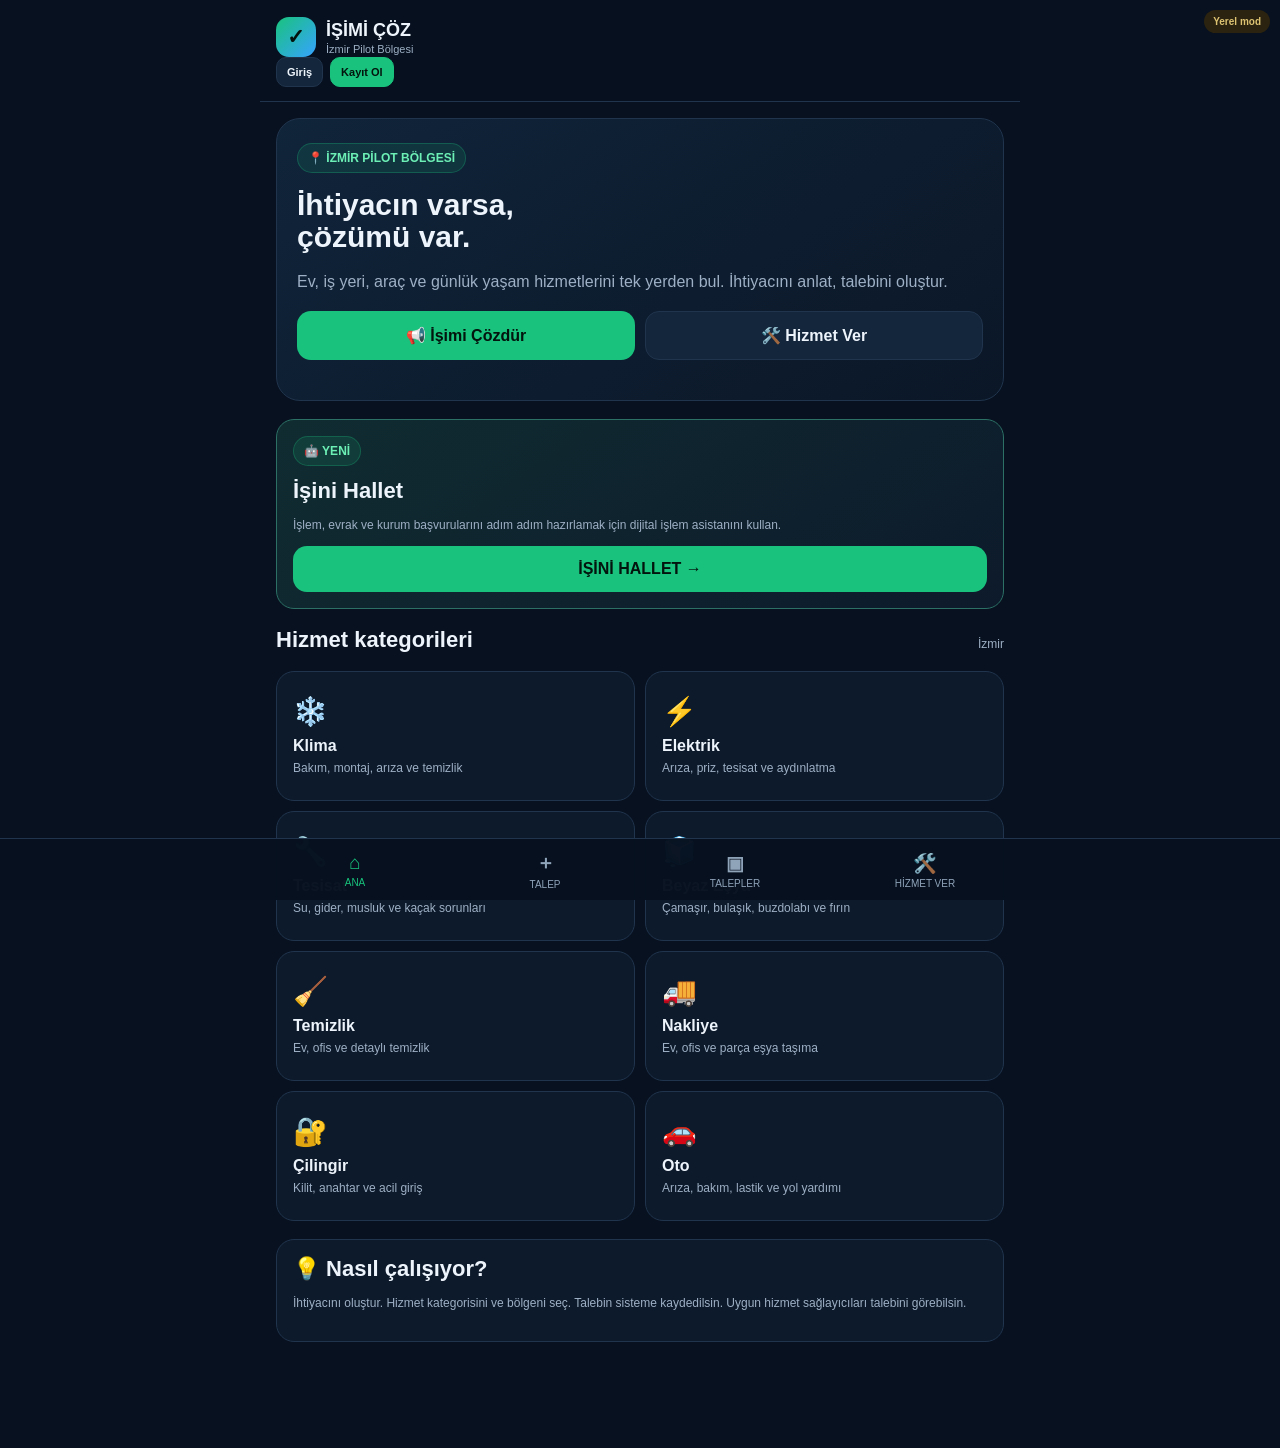
<file: hallet-document-status-v1.html>
<!doctype html>
<html lang="tr">
<head>
<meta charset="utf-8">
<meta name="viewport" content="width=device-width,initial-scale=1,maximum-scale=1,user-scalable=no">
<meta name="theme-color" content="#07111f">
<title>İşimi Çöz — İzmir</title>
<style>
*{box-sizing:border-box}html,body{margin:0;padding:0;background:#07111f;color:#eef4fb;font-family:Arial,Helvetica,sans-serif}
body{min-height:100vh}button,input,select,textarea{font:inherit}button{cursor:pointer}a{text-decoration:none;color:inherit}
:root{--bg:#07111f;--card:#0d1a2b;--card2:#102238;--line:#20344d;--text:#eef4fb;--muted:#9eb0c5;--primary:#19c37d;--danger:#ef5350;--warning:#f5b942}
.app{max-width:760px;margin:auto;min-height:100vh;padding-bottom:90px}.top{padding:17px 16px 14px;border-bottom:1px solid var(--line);background:rgba(7,17,31,.97);position:sticky;top:0;z-index:20}
.brand{display:flex;align-items:center;gap:10px}.logo{width:40px;height:40px;border-radius:13px;background:linear-gradient(135deg,var(--primary),#36a3ff);display:grid;place-items:center;font-size:21px;font-weight:900;color:#03120d}
.brand strong{font-size:18px}.brand small{display:block;color:var(--muted);font-size:11px;margin-top:2px}main{padding:16px}
.hero{background:linear-gradient(145deg,#10243a,#0b1727);border:1px solid var(--line);border-radius:24px;padding:24px 20px;margin-bottom:16px}
.badge{display:inline-flex;align-items:center;gap:6px;padding:7px 10px;border-radius:99px;background:rgba(25,195,125,.12);border:1px solid rgba(25,195,125,.28);color:#6df0b5;font-size:12px;font-weight:700}
h1{font-size:30px;line-height:1.08;margin:16px 0 10px}h2{font-size:22px;margin:0 0 8px}h3{font-size:16px;margin:0 0 6px}p{line-height:1.55}.muted{color:var(--muted)}.small{font-size:12px}
.grid{display:grid;grid-template-columns:repeat(2,1fr);gap:10px}.card{background:var(--card);border:1px solid var(--line);border-radius:18px;padding:16px}
.service{min-height:130px;text-align:left;color:var(--text);transition:.15s transform,.15s border-color}.service:hover{border-color:#315270}.service:active{transform:scale(.98)}
.service .emoji{font-size:28px}.service strong{display:block;margin-top:9px;font-size:16px}.service span{display:block;color:var(--muted);font-size:12px;line-height:1.4;margin-top:5px}
.actions{display:grid;grid-template-columns:1fr 1fr;gap:10px;margin:16px 0}.btn{width:100%;border:0;border-radius:14px;padding:14px 15px;font-weight:800}.btn.primary{background:var(--primary);color:#03130d}.btn.secondary{background:#14263b;color:var(--text);border:1px solid var(--line)}.btn.danger{background:#4a1f25;color:#ffb5b3;border:1px solid #6a2b32}.btn.smallBtn{padding:10px 12px;font-size:13px}
.section{margin-top:18px}.sectionTitle{display:flex;justify-content:space-between;align-items:center;margin-bottom:10px}.formCard{background:var(--card);border:1px solid var(--line);border-radius:20px;padding:18px;margin-bottom:14px}
label{display:block;font-size:13px;font-weight:700;margin:14px 0 7px}input,select,textarea{width:100%;background:#081523;color:var(--text);border:1px solid #29415d;border-radius:12px;padding:13px;outline:none}input:focus,select:focus,textarea:focus{border-color:var(--primary)}
textarea{min-height:120px;resize:vertical}.row{display:grid;grid-template-columns:1fr 1fr;gap:10px}.checks{display:grid;grid-template-columns:1fr 1fr;gap:8px}.check{display:flex;align-items:center;gap:8px;background:#091827;border:1px solid var(--line);padding:10px;border-radius:12px;font-size:13px}.check input{width:auto}
.notice,.success,.warning,.error{padding:12px;border-radius:13px;font-size:13px;line-height:1.5;margin:12px 0}.notice{background:#0b2030;border:1px solid #1e4c66;color:#b9ddf2}.success{background:#0b2b20;border:1px solid #185d43;color:#8bf1c4}.warning{background:#30260e;border:1px solid #65501a;color:#f5d77c}.error{background:#35181b;border:1px solid #70272d;color:#ffb6b8}
.request{background:var(--card);border:1px solid var(--line);border-radius:18px;padding:16px;margin-bottom:11px}.requestTop{display:flex;justify-content:space-between;gap:10px}.status{padding:5px 9px;border-radius:99px;background:rgba(245,185,66,.12);color:#ffd76b;font-size:11px;font-weight:800;height:max-content}
.meta{display:flex;flex-wrap:wrap;gap:8px;color:var(--muted);font-size:12px;margin:10px 0}.meta span{background:#091827;padding:6px 8px;border-radius:8px}.description{background:#091827;border-radius:12px;padding:11px;font-size:13px;line-height:1.5;margin:10px 0}
.profileHeader{display:flex;align-items:center;gap:13px;padding:16px;background:var(--card);border:1px solid var(--line);border-radius:18px}.avatar{width:52px;height:52px;border-radius:50%;display:grid;place-items:center;background:#17334d;font-weight:900;font-size:18px}
.activeDot{width:9px;height:9px;background:var(--primary);border-radius:50%;display:inline-block;margin-right:5px}.empty{text-align:center;padding:28px 15px;color:var(--muted)}
.connection{position:fixed;top:10px;right:10px;z-index:100;padding:6px 9px;border-radius:99px;font-size:10px;font-weight:bold;opacity:.9}.connection.online{background:#0b2b20;color:#8bf1c4}.connection.offline{background:#30260e;color:#f5d77c}
.bottom{position:fixed;bottom:0;left:0;right:0;background:rgba(7,17,31,.98);border-top:1px solid var(--line);z-index:30}.bottomInner{max-width:760px;margin:auto;display:grid;grid-template-columns:repeat(4,1fr)}
.navBtn{border:0;background:transparent;color:#8fa3b9;padding:11px 4px 10px;font-size:10px}.navBtn b{display:block;font-size:19px;margin-bottom:3px}.navBtn.active{color:var(--primary)}
.back{margin-bottom:12px}.hidden{display:none!important}@media(max-width:430px){main{padding:12px}.hero{padding:20px 16px}h1{font-size:27px}.grid{gap:8px}.service{padding:13px;min-height:122px}.row{grid-template-columns:1fr}}


.authBar{display:flex;align-items:center;gap:7px}.authBtn{border:1px solid var(--line);background:#14263b;color:var(--text);border-radius:10px;padding:8px 10px;font-size:11px;font-weight:800;cursor:pointer}.authBtn.primary{background:var(--primary);color:#03130d;border-color:var(--primary)}.authUser{max-width:130px;overflow:hidden;text-overflow:ellipsis;white-space:nowrap;color:var(--muted);font-size:11px;font-weight:700}
.modal{position:fixed;inset:0;background:rgba(0,0,0,.76);z-index:9999;display:flex;align-items:center;justify-content:center;padding:16px}.modalCard{width:min(430px,100%);background:var(--card);border:1px solid var(--line);border-radius:20px;padding:20px;max-height:90vh;overflow:auto}.modalCard h2{margin-top:0}.authError{background:#35181b;border:1px solid #70272d;color:#ffb6b8;padding:10px;border-radius:10px;font-size:12px;margin-top:10px}
</style>
</head>
<body>
<div id="connectionStatus" class="connection offline">Supabase bağlanıyor...</div>
<div class="app">
<header class="top"><div class="brand"><div class="logo">✓</div><div><strong>İŞİMİ ÇÖZ</strong><small>İzmir Pilot Bölgesi</small></div></div><div id="authArea" style="margin-left:auto;display:flex;gap:7px;align-items:center"></div></header>
<main id="app"></main></div>
<nav class="bottom"><div class="bottomInner">
<button class="navBtn" id="navHome" onclick="showHome()"><b>⌂</b>ANA</button>
<button class="navBtn" id="navRequest" onclick="showRequest()"><b>＋</b>TALEP</button>
<button class="navBtn" id="navRequests" onclick="showRequests()"><b>▣</b>TALEPLER</button>
<button class="navBtn" id="navProvider" onclick="showProviderEntry()"><b>🛠️</b>HİZMET VER</button>
</div></nav>

<script>
const SUPABASE_URL="https://zvffspbowdzvrrzefhkr.supabase.co";
const SUPABASE_KEY="sb_publishable_L_qb9Q4fHktE51PEqEhTAg_O4R0eDiW";

const SERVICES={
 klima:{name:"Klima",emoji:"❄️",desc:"Bakım, montaj, arıza ve temizlik"},
 elektrik:{name:"Elektrik",emoji:"⚡",desc:"Arıza, priz, tesisat ve aydınlatma"},
 tesisat:{name:"Tesisat",emoji:"🔧",desc:"Su, gider, musluk ve kaçak sorunları"},
 beyaz:{name:"Beyaz Eşya",emoji:"🧊",desc:"Çamaşır, bulaşık, buzdolabı ve fırın"},
 temizlik:{name:"Temizlik",emoji:"🧹",desc:"Ev, ofis ve detaylı temizlik"},
 nakliye:{name:"Nakliye",emoji:"🚚",desc:"Ev, ofis ve parça eşya taşıma"},
 cilingir:{name:"Çilingir",emoji:"🔐",desc:"Kilit, anahtar ve acil giriş"},
 oto:{name:"Oto",emoji:"🚗",desc:"Arıza, bakım, lastik ve yol yardımı"}
};

const DISTRICTS=[...new Set(["Aliağa","Balçova","Bayındır","Bayraklı","Bergama","Beydağ","Bornova","Buca","Çeşme","Çiğli","Dikili","Foça","Gaziemir","Güzelbahçe","Karabağlar","Karaburun","Karşıyaka","Konak","Menemen","Menderes","Narlıdere","Ödemiş","Seferihisar","Selçuk","Tire","Torbalı","Urla","Kiraz","Kemalpaşa","Kınık"])];

const KEYS={requests:"isimi_coz_requests_v5",provider:"isimi_coz_provider_v5",providerLogged:"isimi_coz_provider_logged_v5"};

function read(k,f){try{const x=localStorage.getItem(k);return x?JSON.parse(x):f}catch(e){return f}}
function write(k,v){localStorage.setItem(k,JSON.stringify(v))}
function getRequests(){return read(KEYS.requests,[])}
function getProvider(){return read(KEYS.provider,null)}
function providerLogged(){return read(KEYS.providerLogged,false)}
function escapeHTML(v){return String(v??"").replaceAll("&","&amp;").replaceAll("<","&lt;").replaceAll(">","&gt;").replaceAll('"',"&quot;").replaceAll("'","&#039;")}
function app(h){document.getElementById("app").innerHTML=h;window.scrollTo(0,0)}
function setNav(a){["navHome","navRequest","navRequests","navProvider"].forEach(id=>document.getElementById(id)?.classList.remove("active"));if(a)document.getElementById(a)?.classList.add("active")}
function setConnection(ok,text){const e=document.getElementById("connectionStatus");if(!e)return;e.className="connection "+(ok?"online":"offline");e.textContent=text||(ok?"Supabase bağlı ✓":"Yerel mod")}

async function supabaseRequest(method,path,body=null){
 const o={method,headers:{"apikey":SUPABASE_KEY,"Authorization":"Bearer "+SUPABASE_KEY,"Content-Type":"application/json","Accept":"application/json","Prefer":"return=representation"}};
 if(body!==null)o.body=JSON.stringify(body);
 const r=await fetch(SUPABASE_URL+"/rest/v1/"+path,o);
 const t=await r.text();let d=null;try{d=t?JSON.parse(t):null}catch(e){d=t}
 if(!r.ok)throw new Error(d?.message||d?.details||d?.hint||"Supabase işlemi başarısız.");
 return d;
}

async function supabaseAuthRequest(method,path,body=null){
 const session=getAuthSession();
 const token=session?.access_token;
 if(!token)throw new Error("Bu işlem dosyasını kaydetmek için önce giriş yapmalısınız.");
 const o={method,headers:{"apikey":SUPABASE_KEY,"Authorization":"Bearer "+token,"Content-Type":"application/json","Accept":"application/json","Prefer":"return=representation"}};
 if(body!==null)o.body=JSON.stringify(body);
 const r=await fetch(SUPABASE_URL+"/rest/v1/"+path,o);
 const t=await r.text();let d=null;try{d=t?JSON.parse(t):null}catch(e){d=t}
 if(!r.ok)throw new Error(d?.message||d?.details||d?.hint||"Yetkili Supabase işlemi başarısız.");
 return d;
}

function normalize(v){
 return String(v??"").trim().toLowerCase()
 .normalize("NFD").replace(/[\u0300-\u036f]/g,"")
 .replace(/ı/g,"i").replace(/İ/g,"i");
}
function pick(o,names,def=""){for(const n of names){if(o&&o[n]!==undefined&&o[n]!==null)return o[n]}return def}
function serviceKeyFromValue(v){
 const x=normalize(v);
 for(const [k,s] of Object.entries(SERVICES)){
  if(x===normalize(k)||x===normalize(s.name))return k;
 }
 return String(v??"").trim();
}

async function testSupabase(){
 try{await supabaseRequest("GET","talepler?select=id&limit=1");setConnection(true,"Supabase bağlı ✓");return true}
 catch(e){console.error(e);setConnection(false,"Yerel mod");return false}
}

async function loadRequestsFromSupabase(){
 try{
  const data=await supabaseRequest("GET","talepler?select=*&order=created_at.desc&limit=200");
  if(Array.isArray(data)){
   const mapped=data.map(mapRequest);write(KEYS.requests,mapped);setConnection(true,"Supabase bağlı ✓");return mapped;
  }
 }catch(e){console.warn("Talepler alınamadı:",e)}
 return getRequests();
}
function mapRequest(r){
 const kategori=pick(r,["kategori","category","service"],"");
 return {
  id:pick(r,["talep_no","id"],""),
  talep_no:pick(r,["talep_no","request_no","id"],""),
  service:serviceKeyFromValue(kategori),kategori:kategori,
  description:pick(r,["aciklama","description"],""),
  aciklama:pick(r,["aciklama","description"],""),
  il:pick(r,["il","city"],"İzmir"),
  district:pick(r,["ilce","district"],""),ilce:pick(r,["ilce","district"],""),
  neighborhood:pick(r,["mahalle","neighborhood"],""),mahalle:pick(r,["mahalle","neighborhood"],""),
  urgency:pick(r,["aciliyet","urgency"],""),
  aciliyet:pick(r,["aciliyet","urgency"],""),
  name:pick(r,["ad_soyad","name"],""),ad_soyad:pick(r,["ad_soyad","name"],""),
  phone:pick(r,["telefon","phone"],""),telefon:pick(r,["telefon","phone"],""),
  status:pick(r,["durum","status"],"Beklemede"),durum:pick(r,["durum","status"],"Beklemede"),
  createdAt:pick(r,["created_at","createdAt"],"")
 };
}

/* ---------------- PROVIDER DATA: SUPABASE ---------------- */

async function loadProvidersFromSupabase(){
 try{
  const rows=await supabaseRequest("GET","providers?select=*&limit=500");
  if(!Array.isArray(rows))return [];
  const providers=rows.map(mapProvider);
  setConnection(true,"Supabase bağlı ✓");
  return providers;
 }catch(e){
  console.error("providers okunamadı:",e);
  return [];
 }
}

async function loadCategories(){
 try{
  const rows=await supabaseRequest("GET","categories?select=*&limit=500");
  return Array.isArray(rows)?rows:[];
 }catch(e){console.warn("categories okunamadı:",e);return []}
}

async function loadProviderCategories(){
 try{
  const rows=await supabaseRequest("GET","provider_categories?select=*&limit=1000");
  return Array.isArray(rows)?rows:[];
 }catch(e){console.warn("provider_categories okunamadı:",e);return []}
}

function mapProvider(r){
 return {
  id:pick(r,["id","provider_id"],""),
  name:pick(r,["name","ad","ad_soyad","business_name","isletme"],"Hizmet Sağlayıcı"),
  phone:pick(r,["phone","telefon","telefon_numarasi"],""),
  category:pick(r,["category","kategori","category_id"],""),
  city:pick(r,["il","city"],"İzmir"),
  district:pick(r,["ilce","district"],""),
  neighborhood:pick(r,["mahalle","neighborhood"],""),
  description:pick(r,["description","aciklama"],""),
  active:pick(r,["active","aktif"],true)!==false,
  services:[]
 };
}

function categoryValueFromRow(row,categories){
 const raw=pick(row,["category_id","kategori_id","category","kategori"],"");
 if(!raw)return "";
 const c=categories.find(x=>String(x.id)===String(raw));
 if(c)return pick(c,["name","name_tr","ad","kategori"],raw);
 return raw;
}

async function enrichProviders(providers){
 const [cats,links]=await Promise.all([loadCategories(),loadProviderCategories()]);
 const byId={};
 providers.forEach(p=>byId[String(p.id)]=p);

 links.forEach(link=>{
  const pid=pick(link,["provider_id","providers_id","provider"],"");
  const val=categoryValueFromRow(link,cats);
  if(byId[String(pid)]&&val)byId[String(pid)].services.push(serviceKeyFromValue(val));
 });

 providers.forEach(p=>{
  const direct=p.category;
  if(direct&&!p.services.length)p.services=[serviceKeyFromValue(direct)];
  p.services=[...new Set(p.services.filter(Boolean))];
 });
 return providers;
}

function providerMatchesRequest(p,r){
 if(!p.active)return false;
 const ps=(p.services||[]).map(serviceKeyFromValue);
 const rk=serviceKeyFromValue(r.kategori||r.service);
 const district=normalize(p.district),rd=normalize(r.ilce||r.district);
 const city=normalize(p.city),rc=normalize(r.il||"İzmir");
 const categoryOK=ps.length?ps.includes(rk):true;
 const districtOK=district?district===rd:true;
 const cityOK=!city||!rc||city===rc||city==="izmir";
 return categoryOK&&districtOK&&cityOK;
}

/* ---------------- HOME ---------------- */

function showHome(){
  setNav("navHome");
  app(`<section class="hero"><span class="badge">📍 İZMİR PİLOT BÖLGESİ</span><h1>İhtiyacın varsa,<br>çözümü var.</h1><p class="muted">Ev, iş yeri, araç ve günlük yaşam hizmetlerini tek yerden bul. İhtiyacını anlat, talebini oluştur.</p><div class="actions"><button class="btn primary" type="button" onclick="showRequest()">📢 İşimi Çözdür</button><button class="btn secondary" type="button" onclick="showProviderEntry()">🛠️ Hizmet Ver</button></div></section>
  <div class="section card" style="border-color:#2b6f65;background:linear-gradient(145deg,#102c31,#0d1a2b)">
    <span class="badge">🤖 YENİ</span>
    <h2 style="margin-top:12px">İşini Hallet</h2>
    <p class="muted small">İşlem, evrak ve kurum başvurularını adım adım hazırlamak için dijital işlem asistanını kullan.</p>
    <button id="openHalletButton" class="btn primary hallet-launch" type="button">İŞİNİ HALLET →</button>
  </div>
  <div class="section"><div class="sectionTitle"><h2>Hizmet kategorileri</h2><span class="small muted">İzmir</span></div><div class="grid">${Object.entries(SERVICES).map(([k,s])=>`<button class="card service" type="button" onclick="showRequest('${k}')"><div class="emoji">${s.emoji}</div><strong>${s.name}</strong><span>${s.desc}</span></button>`).join("")}</div></div>
  <div class="section card"><h2>💡 Nasıl çalışıyor?</h2><p class="muted small">İhtiyacını oluştur. Hizmet kategorisini ve bölgeni seç. Talebin sisteme kaydedilsin. Uygun hizmet sağlayıcıları talebini görebilsin.</p></div>`);
}

function openHallet(){
  try{
    if(window.Hallet && typeof window.Hallet.showGate === "function"){
      window.Hallet.showGate();
      return;
    }
    console.error("İşini Hallet modülü yüklenemedi.");
    alert("İşini Hallet modülü şu anda yüklenemedi. Lütfen sayfayı yenileyin.");
  }catch(error){
    console.error("İşini Hallet açılış hatası:",error);
    alert("İşini Hallet açılırken bir hata oluştu. Lütfen sayfayı yenileyin.");
  }
}

/* ---------------- REQUEST ---------------- */

function serviceOptions(selected=""){return `<option value="">Kategori seç</option>`+Object.entries(SERVICES).map(([k,s])=>`<option value="${k}" ${k===selected?"selected":""}>${s.emoji} ${s.name}</option>`).join("")}
function districtOptions(selected=""){return `<option value="">İlçe seç</option>`+DISTRICTS.map(d=>`<option value="${escapeHTML(d)}" ${d===selected?"selected":""}>${escapeHTML(d)}</option>`).join("")}
function makeRequestNumber(){const d=new Date();return `IC-${d.getFullYear()}${String(d.getMonth()+1).padStart(2,"0")}${String(d.getDate()).padStart(2,"0")}-${Math.floor(1000+Math.random()*9000)}`}

function showRequest(preselected=""){
 setNav("navRequest");
 app(`<div class="back"><button class="btn secondary smallBtn" onclick="showHome()">← Ana sayfaya dön</button></div>
 <div class="formCard"><span class="badge">📋 YENİ HİZMET TALEBİ</span><h1>İhtiyacını anlat.</h1><p class="muted small">Sorununu açıkça anlat. Böylece doğru hizmet sağlayıcısına ulaşmak kolaylaşır.</p>
 <label>Hizmet kategorisi *</label><select id="reqService">${serviceOptions(preselected)}</select>
 <label>Sorunun / ihtiyacın *</label><textarea id="reqDescription" maxlength="1000" placeholder="Örneğin: Klima çalışıyor fakat yeterince soğutmuyor."></textarea><div class="small muted" id="charCount">0/1000</div>
 <div class="row"><div><label>İl *</label><select id="reqCity"><option value="İzmir" selected>İzmir</option></select></div><div><label>İlçe *</label><select id="reqDistrict">${districtOptions()}</select></div></div>
 <label>Mahalle</label><input id="reqNeighborhood" placeholder="Mahalle adı">
 <label>Ne zaman gerekli?</label><select id="reqUrgency"><option value="Acil">🔴 Acil</option><option value="Bugün" selected>🟡 Bugün</option><option value="Uygun zamanda">🟢 Uygun zamanda</option></select>
 <label>Adınız *</label><input id="reqName" placeholder="Adınız Soyadınız" autocomplete="name">
 <label>Telefon *</label><input id="reqPhone" type="tel" inputmode="tel" placeholder="05xxxxxxxxx" autocomplete="tel">
 <div class="notice">🔒 Bilgileriniz hizmet talebinin oluşturulması amacıyla kullanılır.</div>
 <button class="btn primary" id="createRequestButton" onclick="createRequest()">TALEBİ OLUŞTUR</button></div>`);
 document.getElementById("reqDescription")?.addEventListener("input",e=>document.getElementById("charCount").textContent=e.target.value.length+"/1000");
}

async function createRequest(){
 const g=id=>document.getElementById(id)?.value.trim();
 const service=document.getElementById("reqService").value,description=g("reqDescription"),city=g("reqCity"),district=g("reqDistrict"),neighborhood=g("reqNeighborhood"),urgency=document.getElementById("reqUrgency").value,name=g("reqName"),phone=g("reqPhone");
 if(!service)return alert("Lütfen hizmet kategorisini seç.");
 if(description.length<5)return alert("Lütfen ihtiyacınızı biraz daha açık anlat.");
 if(!district)return alert("Lütfen ilçe seç.");
 if(!name)return alert("Lütfen adınızı ve soyadınızı yaz.");
 if(!phone)return alert("Lütfen telefon numaranızı yaz.");
 const b=document.getElementById("createRequestButton");b.disabled=true;b.textContent="TALEP KAYDEDİLİYOR...";
 const talep_no=makeRequestNumber();
 const item={talep_no,kategori:service,aciklama:description,il:city,ilce:district,mahalle:neighborhood,aciliyet:urgency,ad_soyad:name,telefon:phone,durum:"Beklemede"};
 try{await supabaseRequest("POST","talepler",item);setConnection(true,"Supabase bağlı ✓");write(KEYS.requests,[{...mapRequest(item),createdAt:new Date().toISOString()},...getRequests()]);alert("Talebiniz başarıyla oluşturuldu.\n\nTalep No: "+talep_no)}catch(e){console.error(e);write(KEYS.requests,[{...mapRequest(item),createdAt:new Date().toISOString()},...getRequests()]);alert("Sunucu kaydı başarısız oldu; cihazdaki yedek kaydedildi.\n\n"+e.message)}
 b.disabled=false;b.textContent="TALEBİ OLUŞTUR";showRequests();
}

/* ---------------- REQUEST LIST ---------------- */

async function showRequests(){
 setNav("navRequests");
 app(`<div class="back"><button class="btn secondary smallBtn" onclick="showHome()">← Ana sayfaya dön</button></div><span class="badge">▣ TALEPLERİM</span><h1>Oluşturduğun talepler.</h1><p class="muted small">Taleplerin sistemden yükleniyor...</p><div class="card" id="requestsLoading" style="text-align:center">⏳ Talepler yükleniyor...</div>`);
 const requests=await loadRequestsFromSupabase(),area=document.getElementById("requestsLoading");if(!area)return;
 area.outerHTML=requests.length?requests.map(renderRequest).join(""):`<div class="card empty">📋<h3>Henüz talep yok</h3><p>İhtiyacını anlat, ilk talebini oluştur.</p><button class="btn primary" onclick="showRequest()">＋ Talep oluştur</button></div>`;
}
function renderRequest(r){
 const k=serviceKeyFromValue(r.service||r.kategori),s=SERVICES[k]||{name:r.kategori||"Hizmet",emoji:"🛠️"};
 return `<article class="request"><div class="requestTop"><div><h3>${s.emoji} ${escapeHTML(s.name)}</h3><div class="small muted">${escapeHTML(r.createdAt||"")}</div></div><span class="status">${escapeHTML(r.status||r.durum||"Beklemede")}</span></div><div class="description">“${escapeHTML(r.description||r.aciklama||"")}”</div><div class="meta"><span>📍 ${escapeHTML(r.ilce||"")}</span>${r.mahalle?`<span>🏘️ ${escapeHTML(r.mahalle)}</span>`:""}<span>⏱️ ${escapeHTML(r.aciliyet||"")}</span></div><div class="small muted">Talep No: <strong>${escapeHTML(r.talep_no||"")}</strong></div></article>`;
}

/* ---------------- PROVIDER ---------------- */

async function showProviderEntry(){
 setNav("navProvider");
 const local=getProvider();
 if(local&&providerLogged()){showProviderPanel(local);return}
 app(`<div class="back"><button class="btn secondary smallBtn" onclick="showHome()">← Ana sayfaya dön</button></div><div class="formCard"><span class="badge">🛠️ HİZMET SAĞLAYICI</span><h1>Hizmet Ver</h1><p class="muted small">Supabase'deki kayıtlı hizmet sağlayıcıları ve sana uygun talepleri yükleyelim.</p><button class="btn primary" onclick="loadProviderDirectory()">KAYITLI SAĞLAYICILARI GÖSTER</button><div id="providerDirectory"></div></div>`);
 await loadProviderDirectory();
}

async function loadProviderDirectory(){
 const box=document.getElementById("providerDirectory");if(!box)return;
 box.innerHTML=`<div class="card" style="margin-top:14px;text-align:center">⏳ Hizmet sağlayıcılar yükleniyor...</div>`;
 let providers=await loadProvidersFromSupabase();providers=await enrichProviders(providers);
 if(!providers.length){box.innerHTML=`<div class="warning">Supabase'de <strong>providers</strong> tablosundan okunabilir hizmet sağlayıcı kaydı bulunamadı.</div>`;return}
 box.innerHTML=`<div class="section"><h2>Hizmet sağlayıcılar</h2>${providers.map(p=>renderProviderCard(p)).join("")}</div>`;
}

function renderProviderCard(p){
 const cats=(p.services||[]).map(k=>SERVICES[k]?.name||k).filter(Boolean).join(", ")||"Kategori bilgisi yok";
 return `<article class="request"><div class="requestTop"><div><h3>🛠️ ${escapeHTML(p.name)}</h3><div class="small muted">${escapeHTML(p.city)} • ${escapeHTML(p.district)}</div></div><span class="status">${p.active?"Aktif":"Pasif"}</span></div><div class="meta"><span>🔧 ${escapeHTML(cats)}</span>${p.neighborhood?`<span>🏘️ ${escapeHTML(p.neighborhood)}</span>`:""}</div>${p.description?`<div class="description">${escapeHTML(p.description)}</div>`:""}${p.phone?`<a class="btn primary" style="display:block;text-align:center" href="tel:${escapeHTML(p.phone)}">📞 HİZMET SAĞLAYICIYI ARA</a>`:"<div class=\"warning\">Bu sağlayıcının telefon numarası kayıtlı değil.</div>"}<br><button class="btn secondary" onclick='openProviderById(${JSON.stringify(String(p.id))})'>📋 UYGUN TALEPLERİ GÖR</button></article>`;
}

async function openProviderById(id){
 let providers=await loadProvidersFromSupabase();providers=await enrichProviders(providers);const p=providers.find(x=>String(x.id)===String(id));
 if(p)showProviderPanel(p);else alert("Hizmet sağlayıcı bulunamadı.");
}

async function showProviderPanel(p){
 setNav("navProvider");
 app(`<div class="back"><button class="btn secondary smallBtn" onclick="showProviderEntry()">← Hizmet sağlayıcılara dön</button></div><div class="profileHeader"><div class="avatar">${escapeHTML((p.name||"U").charAt(0).toUpperCase())}</div><div style="flex:1"><strong>${escapeHTML(p.name)}</strong><div class="small muted"><span class="activeDot"></span>${p.active?"Aktif":"Pasif"} • ${escapeHTML(p.district)}</div></div></div><div class="grid section"><div class="card"><div style="font-size:24px">📋</div><strong id="matchCount">...</strong><div class="small muted">Uygun İş</div></div><div class="card"><div style="font-size:24px">🛠️</div><strong>${p.services.length}</strong><div class="small muted">Kategori</div></div></div><div class="section"><h2>📋 Sana Uygun Talepler</h2><div id="matchedRequests" class="card" style="text-align:center">⏳ Eşleşmeler aranıyor...</div></div>`);
 const requests=await loadRequestsFromSupabase();
 const suitable=requests.filter(r=>providerMatchesRequest(p,r));
 document.getElementById("matchCount").textContent=suitable.length;
 const box=document.getElementById("matchedRequests");
 if(!suitable.length){box.innerHTML=`<div class="empty">🔎<h3>Şimdilik uygun talep yok.</h3><p>Sağlayıcının kategorisi ve ilçesi ile eşleşen talepler burada görünecek.</p></div>`}
 else box.outerHTML=suitable.map(r=>renderProviderRequest(r)).join("");
}

function renderProviderRequest(r){
 const k=serviceKeyFromValue(r.service||r.kategori),s=SERVICES[k]||{name:r.kategori||"Hizmet",emoji:"🛠️"};
 const phone=r.telefon||r.phone||"";
 return `<article class="request"><div class="requestTop"><div><h3>${s.emoji} ${escapeHTML(s.name)}</h3><div class="small muted">Talep No: ${escapeHTML(r.talep_no||"")}</div></div><span class="status">${escapeHTML(r.aciliyet||"Beklemede")}</span></div><div class="description">${escapeHTML(r.aciklama||r.description||"")}</div><div class="meta"><span>📍 ${escapeHTML(r.ilce||r.district||"")}</span>${r.mahalle?`<span>🏘️ ${escapeHTML(r.mahalle)}</span>`:""}<span>👤 ${escapeHTML(r.ad_soyad||r.name||"")}</span></div>${phone?`<a class="btn primary" style="display:block;text-align:center" href="tel:${escapeHTML(phone)}">📞 MÜŞTERİYLE İLETİŞİME GEÇ</a>`:`<div class="warning">Bu talepte telefon numarası bulunmuyor.</div>`}</article>`;
}

/* ---------------- OPTIONAL LOCAL PROVIDER ---------------- */

function providerLogin(){write(KEYS.providerLogged,true);showProviderPanel(getProvider())}
function providerLogout(){write(KEYS.providerLogged,false);showProviderEntry()}

/* ---------------- START ---------------- */
async function startApp(){
  setConnection(false,"Supabase bağlanıyor...");
  try{showHome();}catch(error){
    console.error("Ana ekran başlatma hatası:",error);
    const root=document.getElementById("app");
    if(root)root.innerHTML=`<div class="error"><strong>Uygulama başlatılamadı.</strong><br><span class="small">Lütfen sayfayı yenileyin.</span></div>`;
  }
  await testSupabase();
}
startApp();
</script>


<script>
/* =========================================================
   HESAP: KAYIT / GİRİŞ — TEK DOSYA SÜRÜMÜ
   ========================================================= */
let currentAuthUser=null;
function authHeaders(token){return {"apikey":SUPABASE_KEY,"Authorization":"Bearer "+(token||SUPABASE_KEY),"Content-Type":"application/json"}}
function getAuthSession(){try{return JSON.parse(localStorage.getItem("isimi_coz_auth_session")||"null")}catch(e){return null}}
function saveAuthSession(session){if(session)localStorage.setItem("isimi_coz_auth_session",JSON.stringify(session));else localStorage.removeItem("isimi_coz_auth_session");updateAuthArea()}
function updateAuthArea(){
 const el=document.getElementById("authArea"); if(!el)return;
 const session=getAuthSession();
 if(session?.user){ currentAuthUser=session.user; const email=session.user.email||"Hesabım"; el.innerHTML='<div class="authBar"><span class="authUser">'+escapeHTML(email)+'</span><button class="authBtn" type="button" onclick="logoutUser()">Çıkış</button></div>'; }
 else { currentAuthUser=null; el.innerHTML='<div class="authBar"><button class="authBtn" type="button" onclick="openAuthModal(\'login\')">Giriş</button><button class="authBtn primary" type="button" onclick="openAuthModal(\'signup\')">Kayıt Ol</button></div>'; }
}
function openAuthModal(mode){
 document.getElementById("authModal")?.remove();
 const title=mode==='signup'?'Hesap oluştur':'Giriş yap';
 const button=mode==='signup'?'KAYIT OL':'GİRİŞ YAP';
 const switchText=mode==='signup'?'Zaten hesabın var mı?':'Hesabın yok mu?';
 const switchMode=mode==='signup'?'login':'signup';
 const switchLabel=mode==='signup'?'Giriş yap':'Kayıt ol';
 const html=`<div class="modal" id="authModal"><div class="modalCard"><div style="display:flex;justify-content:space-between;gap:10px;align-items:center"><h2>${title}</h2><button class="authBtn" type="button" onclick="closeAuthModal()">Kapat</button></div><label>E-posta</label><input id="authEmail" type="email" autocomplete="email" placeholder="ornek@email.com"><label>Şifre</label><input id="authPassword" type="password" autocomplete="${mode==='signup'?'new-password':'current-password'}" placeholder="En az 6 karakter"><div id="authError"></div><button class="btn primary" id="authSubmit" type="button" onclick="submitAuth('${mode}')">${button}</button><p class="muted small" style="text-align:center;margin-bottom:0">${switchText} <button class="authBtn" type="button" onclick="openAuthModal('${switchMode}')">${switchLabel}</button></p></div></div>`;
 document.body.insertAdjacentHTML('beforeend',html);
 setTimeout(()=>document.getElementById('authEmail')?.focus(),50);
}
function closeAuthModal(){document.getElementById("authModal")?.remove()}
async function submitAuth(mode){
 const email=document.getElementById('authEmail')?.value.trim(); const password=document.getElementById('authPassword')?.value; const err=document.getElementById('authError'); const btn=document.getElementById('authSubmit');
 if(!email||!password){if(err)err.innerHTML='<div class="authError">E-posta ve şifre gerekli.</div>';return}
 if(password.length<6){if(err)err.innerHTML='<div class="authError">Şifre en az 6 karakter olmalı.</div>';return}
 btn.disabled=true;btn.textContent='BEKLEYİN...';
 try{
   let url=SUPABASE_URL+'/auth/v1/'+(mode==='signup'?'signup':'token?grant_type=password');
   const r=await fetch(url,{method:'POST',headers:{"apikey":SUPABASE_KEY,"Content-Type":"application/json"},body:JSON.stringify({email,password})});
   const data=await r.json().catch(()=>({}));
   if(!r.ok)throw new Error(data.error_description||data.msg||data.message||'Kimlik doğrulama başarısız.');
   if(mode==='signup' && !data.access_token){
      closeAuthModal(); alert('Kayıt tamamlandı. E-posta doğrulaması açıksa gelen kutunu kontrol et, ardından giriş yap.'); return;
   }
   saveAuthSession(data); closeAuthModal(); alert(mode==='signup'?'Hesap oluşturuldu. ✓':'Giriş başarılı. ✓');
 }catch(e){if(err)err.innerHTML='<div class="authError">'+escapeHTML(e.message||String(e))+'</div>';}finally{if(btn){btn.disabled=false;btn.textContent=buttonText(mode)}}
}
function buttonText(mode){return mode==='signup'?'KAYIT OL':'GİRİŞ YAP'}
function logoutUser(){saveAuthSession(null);alert('Çıkış yapıldı.')}
updateAuthArea();

/* =========================================================
   İŞİNİ HALLET — TEK INDEX.HTML İÇİNE GÖMÜLÜ, BAĞIMSIZ AKIŞ
   ========================================================= */
(function(){
'use strict';
const H={step:0,answers:{},caseId:null,createdAt:null,dbId:null,documents:{},documentStatuses:{},documentFiles:{},caseSteps:[]};
const CASE_STEP_TEMPLATE=[
 {key:'precheck',title:'Ön kontrol',description:'Verilen bilgiler üzerinden satış için temel uygunluk kontrolü.',institution:'İşini Hallet',sort_order:1},
 {key:'documents',title:'Belgeleri tamamla',description:'Gerekli belgeleri yükle ve hazır olduklarını kontrol et.',institution:'İşini Hallet',sort_order:2},
 {key:'application',title:'Tapu başvurusu',description:'Güncel bilgilerle tapu başvurusunu ilgili resmî kanaldan başlat.',institution:'TKGM / Tapu Müdürlüğü',sort_order:3},
 {key:'fees',title:'Harç ve ödemeler',description:'Resmî bildirimdeki tapu harcı ve döner sermaye tutarlarını kontrol et.',institution:'Tapu / GİB',sort_order:4},
 {key:'completion',title:'Satışı tamamla',description:'Randevu ve satış işlemi tamamlandıktan sonra dosyanı güncelle.',institution:'Tapu Müdürlüğü',sort_order:5}
];
function defaultCaseSteps(){return CASE_STEP_TEMPLATE.map(x=>({id:null,step_key:x.key,title:x.title,description:x.description,sort_order:x.sort_order,institution:x.institution,status:'pending',is_optional:false,metadata:{},completed_at:null}));}
function normalizeCaseSteps(rows){const byKey={};(Array.isArray(rows)?rows:[]).forEach(r=>{if(r&&r.step_key)byKey[r.step_key]=r;});return CASE_STEP_TEMPLATE.map(t=>byKey[t.key]||({...t,status:'pending',id:null,is_optional:false,metadata:{},completed_at:null}));}
async function loadCaseSteps(){
 H.caseSteps=defaultCaseSteps();
 if(!H.dbId)return;
 try{
  const rows=await supabaseAuthRequest('GET','hallet_case_steps?select=id,case_id,step_key,title,description,sort_order,institution,status,is_optional,metadata,completed_at,created_at,updated_at&case_id=eq.'+encodeURIComponent(H.dbId)+'&order=sort_order.asc&limit=50');
  if(Array.isArray(rows)&&rows.length)H.caseSteps=normalizeCaseSteps(rows);
 }catch(e){console.warn('Hallet işlem adımları yüklenemedi; yerel akış kullanılacak.',e);}
}
async function ensureCaseSteps(){
 if(!H.dbId)return;
 const steps=H.caseSteps&&H.caseSteps.length?H.caseSteps:defaultCaseSteps();
 H.caseSteps=steps;
 try{
  const existing=await supabaseAuthRequest('GET','hallet_case_steps?select=id,step_key&case_id=eq.'+encodeURIComponent(H.dbId)+'&limit=50');
  const existingKeys=new Set((Array.isArray(existing)?existing:[]).map(x=>x.step_key));
  const missing=steps.filter(x=>!existingKeys.has(x.step_key)).map(x=>({case_id:H.dbId,step_key:x.step_key,title:x.title,description:x.description,sort_order:x.sort_order,institution:x.institution,status:x.status||'pending',is_optional:!!x.is_optional,metadata:x.metadata||{},completed_at:x.completed_at||null}));
  if(missing.length){const created=await supabaseAuthRequest('POST','hallet_case_steps',missing);(Array.isArray(created)?created:[]).forEach(r=>{const st=H.caseSteps.find(x=>x.step_key===r.step_key);if(st)st.id=r.id;});}
 }catch(e){console.warn('Hallet işlem adımları kaydedilemedi; dosya kaydı korunuyor.',e);}
}
async function updateCaseStep(key){
 const fromSaved=!!H.dbId;
 const step=H.caseSteps.find(x=>x.step_key===key);
 if(!step)return;
 const previousStatus=step.status||'pending';
 const previousCompletedAt=step.completed_at||null;
 const nextStatus=previousStatus==='completed'?'pending':'completed';
 const nextCompletedAt=nextStatus==='completed'?new Date().toISOString():null;
 if(!H.dbId){
  step.status=nextStatus;
  step.completed_at=nextCompletedAt;
  return result(false);
 }
 const target=H.caseSteps.find(x=>x.step_key===key)||step;
 target.status=nextStatus;
 target.completed_at=nextCompletedAt;
 try{
  const filter=target.id
   ? 'id=eq.'+encodeURIComponent(target.id)
   : 'case_id=eq.'+encodeURIComponent(H.dbId)+'&step_key=eq.'+encodeURIComponent(key);
  const updated=await supabaseAuthRequest(
   'PATCH',
   'hallet_case_steps?'+filter+'&select=id,case_id,step_key,status,completed_at,updated_at',
   {status:nextStatus,completed_at:nextCompletedAt,updated_at:new Date().toISOString()}
  );
  if(!Array.isArray(updated)||!updated.length)throw new Error('İşlem adımı veritabanında güncellenemedi.');
  const saved=updated[0];
  if(saved.status!==nextStatus){throw new Error('İşlem adımı durumu doğrulanamadı.');}
  target.status=saved.status;
  target.completed_at=saved.completed_at||null;
 }catch(e){
  target.status=previousStatus;
  target.completed_at=previousCompletedAt;
  console.error('İşlem adımı kaydedilemedi:',e);
  const c=document.querySelector('#hallet-root .hc');
  if(c&&!c.querySelector('.err'))c.insertAdjacentHTML('beforeend','<div class="err">İşlem adımı kaydedilemedi. Lütfen tekrar deneyin.</div>');
 }
 result(fromSaved);
}
function stepSummary(){const steps=H.caseSteps&&H.caseSteps.length?H.caseSteps:defaultCaseSteps();const done=steps.filter(x=>x.status==='completed').length;return {steps,done,total:steps.length,percent:steps.length?Math.round(done/steps.length*100):0};}
function getDocumentChecklist(a){
 const docs=[];
 docs.push({key:'identity',title:'Kimlik belgesi',reason:'Alıcı ve satıcı için gerekli.',required:true});
 if(a.representation==='yes')docs.push({key:'representation',title:'Temsil belgesi',reason:'Vekâletname, vasi kararı veya ilgili temsil belgesi gerekir.',required:true});
 docs.push({key:'title_deed',title:'Tapu senedi / tapu bilgisi',reason:'Varsa işlem sırasında kullanılmak üzere hazır bulundurulmalı; resmi işlemde güncel kayıt esas alınır.',required:true});
 if(a.building==='yes')docs.push({key:'dask',title:'Geçerli DASK poliçesi',reason:'Bina niteliğindeki taşınmazlarda satış işlemi için kontrol edilmelidir.',required:true});
 if(a.multiple_owners==='yes')docs.push({key:'owners',title:'Malik / temsil kontrolü',reason:'Birden fazla malik için taraf ve temsil durumunun tamamlanması gerekir.',required:true});
 return docs;
}
function getDocumentFiles(docKey){
 const v=H.documentFiles[docKey];
 if(!v)return [];
 return Array.isArray(v)?v:[v];
}
function documentSummary(docs){
 const total=docs.length, ready=docs.filter(d=>H.documents[d.key]===true).length;
 const percent=total?Math.round((ready/total)*100):0;
 const missing=docs.filter(d=>H.documents[d.key]!==true);
 return {total,ready,percent,complete:total>0&&ready===total,missing};
}
function nextAction(a,docState){
 if(docState.missing.length)return {title:'Eksik belgeleri tamamla',detail:'Sıradaki öncelik: '+docState.missing[0].title+'. Hazırladıkça belgeyi “Hazır” olarak işaretleyebilirsin.'};
 if(a.multiple_owners==='unknown')return {title:'Malik durumunu doğrula',detail:'Güncel tapu kaydından malik sayısını kesinleştir.'};
 if(a.encumbrance!=='no')return {title:'Takyidat durumunu doğrula',detail:'Güncel tapu kaydında haciz, ipotek veya başka bir takyidat olup olmadığını kontrol et.'};
 if(a.buyer_ready!=='yes')return {title:'Alıcı hazırlığını tamamla',detail:'Alıcının satış işlemine hazır olduğunu teyit et.'};
 return {title:'Tapu başvurusuna hazırlan',detail:'Belgeler hazır. Bilgileri son kez kontrol ederek Web Tapu veya yetkili tapu kanalından başvuru adımına geçebilirsin.'};
}
function buildCasePayload(){
 const a=H.answers;
 const sale=Number(a.sale_price)||0;
 const purchase=Number(a.acquisition_price)||0;
 const municipalValue=Number(a.municipal_tax_value)||0;
 const harcBase=Math.max(sale,municipalValue,0);
 const sellerFee=harcBase*0.02;
 const buyerFee=harcBase*0.02;
 const totalFee=harcBase*0.04;
 const grossGain=(sale>0&&purchase>0)?sale-purchase:null;
 const warnings=[];
 if(a.seller_type!=='real_person')warnings.push('Bu aktif akış gerçek kişi satışı için hazırlanmıştır. Tüzel kişi satışında farklı belge ve süreçler gerekebilir.');
 if(a.property_location!=='turkey')warnings.push('Yurt dışındaki taşınmazlar için bu Türkiye tapu satış akışı kullanılmamalıdır.');
 if(a.title_deed!=='yes')warnings.push('Tapu bilgileri işlem öncesinde doğrulanmalıdır.');
 if(a.multiple_owners==='yes')warnings.push('Birden fazla malik varsa tüm maliklerin veya geçerli temsilcilerinin işlem durumu ayrıca kontrol edilmelidir.');
 if(a.encumbrance!=='no')warnings.push('Haciz, ipotek veya başka bir takyidat varsa satış öncesinde güncel tapu kaydı üzerinden ayrıca değerlendirilmelidir.');
 if(a.representation==='yes')warnings.push('Vekâletname/temsil belgesinin kapsamı ve geçerliliği işlem öncesinde kontrol edilmelidir.');
 if(a.buyer_ready!=='yes')warnings.push('Alıcının hazır olmaması işlem zamanlamasını etkileyebilir.');
 let fivePassed=false;
 if(a.acquisition_date){const d=new Date(a.acquisition_date+'T00:00:00');if(!Number.isNaN(d.getTime())){const x=new Date(d);x.setFullYear(x.getFullYear()+5);fivePassed=new Date()>=x;if(!fivePassed&&a.acquisition_type==='purchase')warnings.push('5 yıllık süre dolmadan satışta değer artış kazancı yönünden vergi değerlendirmesi gerekebilir.');}}
 const capitalGainRelevant=!fivePassed&&a.acquisition_type!=='inheritance'&&a.acquisition_type!=='gift';
 if(sale>0&&municipalValue>0&&sale<municipalValue)warnings.push('Beyan edilen satış bedeli emlak vergisi değerinden düşük görünüyor; tapu harcı ön hesabında daha yüksek değer esas alınmıştır.');
 return {
   case_type:'konut_satisi',
   status:'draft',
   title:'Konut satışı',
   summary:'İşini Hallet ön kontrol dosyası — konut satışı',
   user_id:getAuthSession()?.user?.id||null,
   customer_id:getAuthSession()?.user?.id||null,
   district:a.district||null,
   city:a.city||'İzmir',
   created_at:H.createdAt||new Date().toISOString(),
   updated_at:new Date().toISOString(),
   metadata:{
     case_no:H.caseId,
     module:'tasinmaz',
     transaction_type:'konut_satisi',
     answers:a,
     calculations:{sale_price:sale,municipal_tax_value:municipalValue,harc_base:harcBase,acquisition_price:purchase,gross_difference:grossGain,seller_tapu_harci:sellerFee,buyer_tapu_harci:buyerFee,total_tapu_harci:totalFee,five_years_passed:fivePassed,capital_gain_relevant:capitalGainRelevant},
     warnings,
     documents:H.documents,
     document_summary:documentSummary(getDocumentChecklist(a)),
     rule_engine:{version:'v2',checked_at:new Date().toISOString(),capital_gain_relevant:capitalGainRelevant,tapu_harci_base:harcBase},
     source_note:'Bu dosya ön kontrol aracıdır; resmi başvuru sırasında TKGM’nin güncel koşulları esas alınmalıdır.'
   }
 };
}
async function saveCase(silent=false){
 if(!H.caseId)H.caseId='IH-'+new Date().toISOString().replace(/\D/g,'').slice(0,14)+'-'+Math.random().toString(36).slice(2,7).toUpperCase();
 const session=getAuthSession();
 if(!session?.access_token||!session?.user?.id){openAuthModal('login');return;}
 const btn=document.querySelector('#hallet-root [data-a="savecase"]');
 if(btn){btn.disabled=true;btn.textContent='KAYDEDİLİYOR...';}
 try{
   const payload=buildCasePayload();
   let rows;
   if(H.dbId){
     rows=await supabaseAuthRequest('PATCH','hallet_cases?id=eq.'+encodeURIComponent(H.dbId),payload);
   }else{
     rows=await supabaseAuthRequest('POST','hallet_cases',payload);
   }
   const row=Array.isArray(rows)?rows[0]:rows;
   H.dbId=row?.id||H.dbId;
   H.createdAt=row?.created_at||H.createdAt||new Date().toISOString();
   await ensureCaseSteps();
   if(btn){btn.textContent='✓ DOSYA KAYDEDİLDİ';btn.disabled=true;btn.classList.add('saved');}
   if(!silent)alert('İşlem dosyan Supabase hesabına kaydedildi. ✓\n\nDosya No: '+H.caseId);
 }catch(e){
   console.error('Hallet dosya kayıt hatası:',e);
   if(btn){btn.disabled=false;btn.textContent='DOSYAYI KAYDET';}
   alert('Dosya kaydedilemedi.\n\n'+(e.message||'Bilinmeyen hata'));
 }
}
const QUESTIONS=[
 {key:'seller_type',title:'Satıcı gerçek kişi mi?',options:[['real_person','Evet, gerçek kişiyim'],['company','Hayır, şirket/tüzel kişilik']]},
 {key:'property_location',title:'Taşınmaz Türkiye’de mi?',options:[['turkey','Evet'],['abroad','Hayır']]},
 {key:'title_deed',title:'Taşınmaza ait tapu bilgileri mevcut mu?',options:[['yes','Evet'],['no','Hayır']]},
 {key:'multiple_owners',title:'Taşınmazın birden fazla maliki var mı?',options:[['no','Hayır'],['yes','Evet'],['unknown','Bilmiyorum']]},
 {key:'encumbrance',title:'Tapu kaydında haciz, ipotek veya başka bir takyidat var mı?',options:[['no','Hayır'],['yes','Evet'],['unknown','Bilmiyorum']]},
 {key:'representation',title:'Satış işlemini vekil aracılığıyla mı yapacaksınız?',options:[['no','Hayır'],['yes','Evet']]},
 {key:'acquisition_date',title:'Taşınmazı edinme tarihiniz nedir?',type:'date'},
 {key:'acquisition_type',title:'Taşınmazı nasıl edindiniz?',options:[['purchase','Satın alma'],['inheritance','Miras'],['gift','Bağış'],['other','Diğer']]},
 {key:'buyer_ready',title:'Alıcı satış işlemine hazır mı?',options:[['yes','Evet'],['no','Hayır']]},
 {key:'sale_price',title:'Satış bedeli nedir?',type:'number',placeholder:'TL olarak yazın'},
 {key:'municipal_tax_value',title:'Taşınmazın emlak vergisi değeri nedir?',type:'number',placeholder:'Biliyorsanız TL olarak yazın'},
 {key:'acquisition_price',title:'Taşınmazı kaç TL bedelle edindiniz?',type:'number',placeholder:'Biliniyorsa TL olarak yazın'},
 {key:'building',title:'Taşınmaz üzerinde bina/yapı var mı?',options:[['yes','Evet'],['no','Hayır']]}
];
function esc(v){return String(v??'').replace(/[&<>'"]/g,c=>({'&':'&amp;','<':'&lt;','>':'&gt;',"'":'&#39;','"':'&quot;'}[c]))}
function money(v){const n=Number(v);return Number.isFinite(n)?new Intl.NumberFormat('tr-TR',{style:'currency',currency:'TRY',maximumFractionDigits:0}).format(n):'—'}
function dateText(v){if(!v)return'—';const d=new Date(v+'T00:00:00');return Number.isNaN(d.getTime())?esc(v):d.toLocaleDateString('tr-TR')}
function root(){let r=document.getElementById('hallet-root');if(!r){r=document.createElement('div');r.id='hallet-root';document.body.appendChild(r)}return r}
function ensureStyle(){if(document.getElementById('hallet-inline-style'))return;const s=document.createElement('style');s.id='hallet-inline-style';s.textContent=`#hallet-root{position:fixed!important;inset:0!important;width:100vw!important;height:100vh!important;z-index:2147483647!important;display:none!important;background:#071318!important;color:#f5f7f7!important;overflow:auto!important;pointer-events:auto!important;-webkit-overflow-scrolling:touch!important}#hallet-root.hv{display:block!important}#hallet-root .ha{all:initial!important;display:block!important;min-height:100vh!important;width:100%!important;background:#071318!important;color:#f5f7f7!important;font-family:Arial,sans-serif!important;padding:20px!important;box-sizing:border-box!important}#hallet-root .ha *{box-sizing:border-box!important}#hallet-root .hw{width:min(760px,100%)!important;margin:auto!important;padding-bottom:40px!important}#hallet-root .ht{display:flex!important;justify-content:space-between!important;align-items:center!important;gap:10px!important;margin-bottom:18px!important}#hallet-root .hc{background:#10252b!important;border:1px solid #29464d!important;border-radius:20px!important;padding:22px!important;box-shadow:0 16px 40px rgba(0,0,0,.25)!important}#hallet-root h1,#hallet-root h2,#hallet-root p{margin-top:0!important}#hallet-root h1{font-size:32px!important;line-height:1.1!important}#hallet-root h2{font-size:23px!important;line-height:1.2!important}#hallet-root .hk{color:#b9812e!important;font-size:12px!important;font-weight:800!important;text-transform:uppercase!important;letter-spacing:.08em!important;margin-bottom:9px!important}#hallet-root .hm{color:#b8c8cb!important;line-height:1.55!important}#hallet-root .hg{display:grid!important;grid-template-columns:1fr!important;gap:12px!important;margin-top:18px!important}#hallet-root button{appearance:none!important;-webkit-appearance:none!important}#hallet-root .hb{width:100%!important;min-height:54px!important;border:1px solid #35535a!important;border-radius:15px!important;background:#122b31!important;color:#fff!important;padding:15px 17px!important;font:700 15px Arial,sans-serif!important;text-align:left!important;cursor:pointer!important;touch-action:manipulation!important}#hallet-root .hp{background:#0e5c53!important;border-color:#3d9a8e!important;text-align:center!important}#hallet-root .hs{text-align:center!important;background:#172b30!important}#hallet-root .topb{border:1px solid #35535a!important;background:#10252b!important;color:#fff!important;border-radius:12px!important;padding:10px 13px!important;font:700 13px Arial,sans-serif!important;cursor:pointer!important;touch-action:manipulation!important}#hallet-root .hi{width:100%!important;background:#091b20!important;color:#fff!important;border:1px solid #45636a!important;border-radius:13px!important;padding:15px!important;font:600 16px Arial,sans-serif!important}#hallet-root label{display:block!important;font:700 13px Arial,sans-serif!important;color:#dce7e8!important;margin:12px 0 7px!important}#hallet-root .hl{display:grid!important;gap:10px!important;margin:16px 0!important}#hallet-root .li{padding:12px 14px!important;border:1px solid #213d43!important;border-radius:12px!important;background:#0b1d22!important;line-height:1.45!important}#hallet-root .ok{color:#8ee1d5!important}#hallet-root .warn{color:#ffd18c!important}#hallet-root .pr{height:8px!important;background:#183238!important;border-radius:99px!important;overflow:hidden!important;margin-bottom:18px!important}#hallet-root .pr span{display:block!important;height:100%!important;background:#0e8b7d!important}#hallet-root .err{color:#ffb7a8!important;background:#3a1f1d!important;border:1px solid #7a3930!important;padding:10px!important;border-radius:10px!important;margin-top:10px!important}#hallet-root .progressTrack{height:10px!important;background:#091b20!important;border:1px solid #29464d!important;border-radius:999px!important;overflow:hidden!important;margin-top:10px!important}#hallet-root .progressTrack span{display:block!important;height:100%!important;background:#0e5c53!important;border-radius:999px!important;transition:width .2s ease!important}#hallet-root .docItem{display:flex!important;gap:12px!important;align-items:flex-start!important;padding:13px 14px!important;border:1px solid #29464d!important;border-radius:12px!important;background:#0b1d22!important;cursor:pointer!important;margin:0!important}#hallet-root .docItem input{width:22px!important;height:22px!important;accent-color:#0e8b7d!important;flex:0 0 auto!important;margin-top:2px!important}#hallet-root .docStatus{display:inline-block!important;margin-top:6px!important;font-size:12px!important;font-weight:800!important;color:#b8c8cb!important}@media(min-width:620px){#hallet-root .hg{grid-template-columns:1fr 1fr!important}}`;document.head.appendChild(s)}
function open(){ensureStyle();const r=root();r.classList.add('hv');r.style.display='block';document.body.dataset.halletOverflow=document.body.style.overflow||'';document.body.style.overflow='hidden';return r}
function close(){const r=root();r.classList.remove('hv');r.style.display='none';r.innerHTML='';document.body.style.overflow=document.body.dataset.halletOverflow||''}
function render(x){const r=open();r.innerHTML='<div class="ha"><div class="hw">'+x+'</div></div>';r.scrollTop=0}
function top(back){return '<div class="ht"><strong>İşini Hallet</strong><button class="topb" data-a="'+(back||'close')+'">'+(back?'← Geri':'Kapat')+'</button></div>'}
function gate(){H.step=0;H.answers={};H.documents={};H.documentStatuses={};H.documentFiles={};H.caseId=null;H.createdAt=null;H.dbId=null;render(top('close')+'<div class="hc"><div class="hk">Dijital işlem asistanı</div><h1>Ne yapmak istiyorsun?</h1><p class="hm">İşlemini seç. Gerekli adımları birlikte tamamlayalım.</p><div class="hg"><button class="hb hp" data-a="islem">📋 Bir işlem yapmak istiyorum</button><button class="hb" data-a="cases">📁 İşlem Dosyalarım</button><button class="hb" data-a="evrak">📄 Evrak hazırlamak istiyorum</button><button class="hb" data-a="kurum">🏛️ Bir kuruma başvuracağım</button><button class="hb" data-a="isimi">🛠️ Hizmet / usta bulmam gerekiyor</button></div></div>')}
async function cases(){
 const session=getAuthSession();
 if(!session?.access_token||!session?.user?.id){openAuthModal('login');return;}
 render(top('gate')+'<div class="hc"><div class="hk">İşlem Dosyalarım</div><h1>Kayıtlı dosyalar</h1><p class="hm">Hesabına kaydettiğin İşini Hallet dosyaları burada görünür.</p><div id="halletCasesBox" class="hl"><div class="li">⏳ Dosyalar yükleniyor...</div></div></div>');
 try{
   const rows=await supabaseAuthRequest('GET','hallet_cases?select=id,case_type,status,title,summary,district,city,metadata,created_at,updated_at&order=updated_at.desc&limit=100');
   const list=Array.isArray(rows)?rows:[];
   const box=document.getElementById('halletCasesBox');
   if(!box)return;
   if(!list.length){box.innerHTML='<div class="li"><strong>Henüz kayıtlı dosyan yok.</strong><br><span class="hm">İlk işlem dosyanı oluşturup kaydettiğinde burada görünecek.</span></div><button class="hb hp" data-a="islem">İlk dosyayı oluştur →</button>';return;}
   box.innerHTML=list.map(r=>{
     const m=r.metadata||{}; const no=m.case_no||'Dosya'; const city=r.city||''; const district=r.district||'';
     const when=r.updated_at?new Date(r.updated_at).toLocaleDateString('tr-TR'):'';
     const statusMap={draft:'Taslak',in_progress:'Devam ediyor',waiting_user:'Kullanıcı bekleniyor',completed:'Tamamlandı',cancelled:'İptal edildi'};
     return '<button class="hb" data-a="caseopen" data-id="'+esc(r.id)+'"><strong>📄 '+esc(r.title||'İşlem Dosyası')+'</strong><br><span class="hm">'+esc(no)+' • '+esc(statusMap[r.status]||r.status||'Taslak')+' • '+esc([city,district].filter(Boolean).join(' / '))+' • '+esc(when)+'</span></button>';
   }).join('');
 }catch(e){
   console.error('Hallet dosyalar yükleme hatası:',e);
   const box=document.getElementById('halletCasesBox');
   if(box)box.innerHTML='<div class="err"><strong>Dosyalar yüklenemedi.</strong><br>'+esc(e.message||'Bilinmeyen hata')+'</div><button class="hb" data-a="gate">← İşlemlere dön</button>';
 }
}
async function openCase(id){
 const session=getAuthSession();
 if(!session?.access_token||!session?.user?.id){openAuthModal('login');return;}
 try{
   const rows=await supabaseAuthRequest('GET','hallet_cases?select=id,case_type,status,title,summary,district,city,metadata,created_at,updated_at&id=eq.'+encodeURIComponent(id)+'&limit=1');
   const row=Array.isArray(rows)?rows[0]:null;
   if(!row){alert('İşlem dosyası bulunamadı.');return;}
   const m=row.metadata||{};
   H.dbId=row.id; H.caseId=m.case_no||null; H.createdAt=row.created_at||null; H.answers=(m.answers&&typeof m.answers==='object')?m.answers:{}; H.documents=(m.documents&&typeof m.documents==='object')?m.documents:{}; H.documentStatuses={}; H.documentFiles={};
   try{
    const docs=await supabaseAuthRequest('GET','hallet_documents?select=id,doc_key,title,status,storage_path,mime_type,file_size_bytes,metadata,created_at&case_id=eq.'+encodeURIComponent(H.dbId)+'&order=created_at.asc&limit=200');
    (Array.isArray(docs)?docs:[]).forEach(d=>{
      if(d.doc_key&&d.status==='uploaded'&&d.storage_path){
        H.documents[d.doc_key]=true;
        if(!Array.isArray(H.documentFiles[d.doc_key]))H.documentFiles[d.doc_key]=[];
        H.documentFiles[d.doc_key].push({id:d.id,path:d.storage_path,name:d.metadata?.original_name||d.title||d.doc_key,type:d.mime_type||null,size:d.file_size_bytes||0,created_at:d.created_at||null});
      }
    });
   }catch(docErr){console.warn('Hallet belgeleri yüklenemedi:',docErr)}
   await loadCaseSteps();
   await ensureCaseSteps();
   result(true);
 }catch(e){console.error('Hallet dosya açma hatası:',e);alert('Dosya açılamadı.\n\n'+(e.message||'Bilinmeyen hata'));}
}
function islem(){render(top('gate')+'<div class="hc"><div class="hk">İşlem seçimi</div><h2>Hangi işlemi yapmak istiyorsun?</h2><div class="hg"><button class="hb hp" data-a="tasinmaz">🏠 Taşınmaz işlemleri</button><button class="hb" data-a="evrak">📄 Evrak hazırlama</button><button class="hb" data-a="kurum">🏛️ Kurum başvurusu</button></div></div>')}
function tasinmaz(){render(top('islem')+'<div class="hc"><div class="hk">Taşınmaz işlemleri</div><h2>Hangi taşınmaz işlemi?</h2><div class="hg"><button class="hb hp" data-a="konut">🏠 Konut satışı</button></div></div>')}
function konut(){render(top('tasinmaz')+'<div class="hc"><div class="hk">Konut satışı</div><h2>Satış dosyasını oluşturalım</h2><p class="hm">11 kısa soruyla satış dosyasının ön kontrolünü yapacağız.</p><div class="hl"><div class="li">✓ Tapu ve mülkiyet</div><div class="li">✓ Alıcı ve satış bilgileri</div><div class="li">✓ Edinim tarihi ve vergi kontrolü</div></div><button class="hb hp" data-a="start">Satış dosyasını başlat →</button></div>')}
function question(){const q=QUESTIONS[H.step];if(!q)return result();let html='<div class="pr"><span style="width:'+Math.max(7,Math.round(H.step/QUESTIONS.length*100))+'%"></span></div>'+top(H.step?'qback':'konut')+'<div class="hc"><div class="hk">Soru '+(H.step+1)+' / '+QUESTIONS.length+'</div><h2>'+esc(q.title)+'</h2>';if(q.type==='date')html+='<label>Tarih</label><input class="hi" id="qinput" type="date" value="'+esc(H.answers[q.key]||'')+'"><button class="hb hp" style="margin-top:14px" data-a="save" data-k="'+q.key+'">Devam et →</button>';else if(q.type==='number')html+='<label>Satış bedeli (TL)</label><input class="hi" id="qinput" type="number" min="0" step="1" inputmode="decimal" placeholder="'+esc(q.placeholder)+'" value="'+esc(H.answers[q.key]||'')+'"><button class="hb hp" style="margin-top:14px" data-a="save" data-k="'+q.key+'">Devam et →</button>';else html+='<div class="hg">'+q.options.map(o=>'<button class="hb" data-a="answer" data-k="'+q.key+'" data-v="'+o[0]+'">'+esc(o[1])+'</button>').join('')+'</div>';html+='</div>';render(html)}
async function storageUpload(path,file,token){
  if(!token)throw new Error('Belge yüklemek için giriş yapmalısınız.');
  const safePath=path.split('/').map(encodeURIComponent).join('/');
  const url=SUPABASE_URL+'/storage/v1/object/hallet-documents/'+safePath;
  const headers={
    'Authorization':'Bearer '+token,
    'apikey':SUPABASE_KEY,
    'Content-Type':file.type||'application/octet-stream',
    'x-upsert':'false'
  };
  const res=await fetch(url,{method:'POST',headers,body:file});
  const text=await res.text();
  if(!res.ok){let d=null;try{d=text?JSON.parse(text):null}catch(e){}throw new Error(d?.message||d?.error||text||'Belge yüklenemedi.');}
  return true;
}
async function saveDocumentRow(docKey,file,path){
  const session=getAuthSession();
  if(!session?.access_token||!session?.user?.id||!H.dbId)throw new Error('Belgeyi kaydetmek için önce işlem dosyasını kaydetmelisiniz.');
  const docs=getDocumentChecklist(H.answers);
  const meta=docs.find(d=>d.key===docKey);
  const body={
    case_id:H.dbId,
    doc_key:docKey,
    title:meta?.title||docKey,
    is_required:meta?.required===true,
    is_conditional:false,
    condition_note:null,
    status:'uploaded',
    storage_path:path,
    mime_type:file.type||null,
    file_size_bytes:file.size||0,
    metadata:{original_name:file.name||null},
    user_id:session.user.id,
    updated_at:new Date().toISOString()
  };
  const rows=await supabaseAuthRequest('POST','hallet_documents',body);
  return Array.isArray(rows)?rows[0]:rows;
}
async function ensureCaseSaved(){
  if(H.dbId)return true;
  await saveCase(true);
  return !!H.dbId;
}
async function uploadDocument(docKey,file){
  if(!file)return;
  const session=getAuthSession();
  if(!session?.access_token||!session?.user?.id){openAuthModal('login');return;}
  if(file.size>10*1024*1024){alert('Dosya en fazla 10 MB olabilir.');return;}
  if(!(file.type==='application/pdf'||file.type.startsWith('image/'))){alert('Sadece PDF veya görsel dosyaları yükleyebilirsiniz.');return;}
  try{
    const saved=await ensureCaseSaved();
    if(!saved)throw new Error('İşlem dosyası kaydedilemedi.');
    const safeName=(file.name||'belge').replace(/[^a-zA-Z0-9._-]/g,'_');
    const path=session.user.id+'/'+H.dbId+'/'+docKey+'/'+Date.now()+'-'+safeName;
    await storageUpload(path,file,session.access_token);
    await saveDocumentRow(docKey,file,path);
    H.documents[docKey]=true;
    const uploadedFile={path,name:file.name||safeName,type:file.type||null,size:file.size||0};
    const existingFiles=getDocumentFiles(docKey);
    H.documentFiles[docKey]=existingFiles.concat([uploadedFile]);
    await saveCase(true);
    result(!!H.dbId);
    alert('Belge başarıyla yüklendi. ✓\n\n'+(file.name||'Belge'));
  }catch(e){
    console.error('Hallet belge yükleme hatası:',e);
    alert('Belge yüklenemedi.\n\n'+(e.message||'Bilinmeyen hata'));
  }
}
async function openDocument(docKey,index=0){
  const files=getDocumentFiles(docKey);
  const f=files[index];
  const session=getAuthSession();
  if(!f?.path||!session?.access_token){alert('Belge bağlantısı bulunamadı.');return;}
  try{
    const url=SUPABASE_URL+'/storage/v1/object/sign/hallet-documents/'+f.path.split('/').map(encodeURIComponent).join('/');
    const res=await fetch(url,{method:'POST',headers:{'Authorization':'Bearer '+session.access_token,'apikey':SUPABASE_KEY,'Content-Type':'application/json'},body:JSON.stringify({expiresIn:600})});
    const text=await res.text();let d=null;try{d=text?JSON.parse(text):null}catch(e){}
    if(!res.ok)throw new Error(d?.message||d?.error||text||'Belge açılamadı.');
    const signed=d?.signedURL||d?.signedUrl||d?.signed_url;
    if(!signed)throw new Error('Belge bağlantısı oluşturulamadı.');
    window.open(signed.startsWith('http')?signed:SUPABASE_URL+'/storage/v1'+signed,'_blank','noopener');
  }catch(e){console.error(e);alert('Belge açılamadı.\n\n'+(e.message||'Bilinmeyen hata'));}
}
function result(fromSaved=false){
 const a=H.answers;
 H.caseId=H.caseId||'IH-'+new Date().toISOString().replace(/\D/g,'').slice(0,14)+'-'+Math.random().toString(36).slice(2,7).toUpperCase();
 const warnings=[];
 if(a.seller_type!=='real_person')warnings.push('Bu aktif akış gerçek kişi satışı için hazırlanmıştır. Tüzel kişi satışında farklı belge ve süreçler gerekebilir.');
 if(a.property_location!=='turkey')warnings.push('Yurt dışındaki taşınmazlar için bu Türkiye tapu satış akışı kullanılmamalıdır.');
 if(a.title_deed!=='yes')warnings.push('Tapu bilgileri işlem öncesinde doğrulanmalıdır.');
 if(a.multiple_owners==='yes')warnings.push('Birden fazla malik varsa tüm maliklerin veya geçerli temsilcilerinin işlem durumu ayrıca kontrol edilmelidir.');
 if(a.encumbrance!=='no')warnings.push('Haciz, ipotek veya başka bir takyidat varsa satış öncesinde güncel tapu kaydı üzerinden ayrıca değerlendirme yapılmalıdır.');
 if(a.representation==='yes')warnings.push('Vekâletname/temsil belgesinin kapsamı ve geçerliliği işlem öncesinde kontrol edilmelidir.');
 if(a.buyer_ready!=='yes')warnings.push('Alıcının hazır olmaması işlem zamanlamasını etkileyebilir.');
 let five='Kontrol edilemedi';
 let fivePassed=false;
 if(a.acquisition_date){const d=new Date(a.acquisition_date+'T00:00:00');if(!Number.isNaN(d.getTime())){const x=new Date(d);x.setFullYear(x.getFullYear()+5);fivePassed=new Date()>=x;five=fivePassed?'5 yıllık süre dolmuş görünüyor.':'5 yıllık süre henüz dolmamış görünüyor.';if(!fivePassed&&a.acquisition_type==='purchase')warnings.push('5 yıllık süre dolmadan satışta değer artış kazancı yönünden vergi değerlendirmesi gerekebilir.');}}
 const sale=Number(a.sale_price)||0;
 const purchase=Number(a.acquisition_price)||0;
 const municipalValue=Number(a.municipal_tax_value)||0;
 const harcBase=Math.max(sale,municipalValue,0);
 const sellerFee=harcBase*0.02;
 const buyerFee=harcBase*0.02;
 const totalFee=harcBase*0.04;
 const grossGain=(sale>0&&purchase>0)?sale-purchase:null;
 const capitalGainRelevant=!fivePassed&&a.acquisition_type!=='inheritance'&&a.acquisition_type!=='gift';
 const docs=getDocumentChecklist(a);
 const docState=documentSummary(docs);
 const action=nextAction(a,docState);
 const officialNote='Bu dosya ön kontrol aracıdır. Tapu işlemlerinde TKGM’nin güncel koşulları; değer artış kazancında GİB’in güncel hesaplama ve beyan kuralları esas alınmalıdır.';
 render(top('close')+'<div class="hc"><div class="hk">İşlem dosyası</div><h1>Satış dosyan hazır.</h1><p class="hm">Ön kontrol tamamlandı. Aşağıdaki sonuçlar verdiğin bilgilere göre oluşturuldu.</p>'+
 '<div class="hl"><div class="li"><strong>Dosya no:</strong> '+esc(H.caseId)+'</div><div class="li"><strong>Satış bedeli:</strong> '+money(sale)+'</div><div class="li"><strong>Emlak vergisi değeri:</strong> '+(municipalValue?money(municipalValue):'Belirtilmedi')+'</div><div class="li"><strong>Edinim tarihi:</strong> '+dateText(a.acquisition_date)+'</div><div class="li"><strong>5 yıllık süre:</strong> '+esc(five)+'</div></div>'+
 '<h2>Gerekli belgeler</h2><p class="hm small">Her belge türü için birden fazla PDF veya görsel yükleyebilirsin. Örneğin kimliğin ön ve arka yüzünü ayrı dosyalar olarak ekleyebilirsin.</p><div class="li"><strong>Dosya ilerlemesi:</strong> '+docState.percent+'% <span class="hm">('+docState.ready+' / '+docState.total+' belge türü hazır)</span><div class="progressTrack"><span style="width:'+docState.percent+'%"></span></div></div><div class="hl">'+docs.map(d=>{const files=getDocumentFiles(d.key);const dbStatus=H.documentStatuses[d.key]||((H.documents[d.key]===true)?'uploaded':'missing');const statusLabel=dbStatus==='verified'?'✓ Doğrulandı':(dbStatus==='uploaded'?'✓ Yüklendi':'○ Eksik / bekleniyor');const statusClass=dbStatus==='verified'?'ok':(dbStatus==='uploaded'?'ok':'warn');return '<div class="docItem"><input type="checkbox" data-a="docToggle" data-k="'+esc(d.key)+'" '+(H.documents[d.key]===true?'checked':'')+'><span style="flex:1"><strong>'+esc(d.title)+'</strong><br><span class="hm">'+esc(d.reason)+'</span><br><span class="docStatus" style="display:inline-flex;align-items:center;gap:6px;margin-top:6px">'+'<span class="'+statusClass+'" style="display:inline-block;padding:5px 8px;border-radius:8px;background:#102b2a;font-weight:700">'+statusLabel+'</span>'+'</span>'+(files.length?'<div style="margin-top:9px;display:grid;gap:7px">'+files.map((f,i)=>'<div style="display:flex;align-items:center;justify-content:space-between;gap:8px;padding:8px 10px;border:1px solid #29464d;border-radius:10px;background:#0e2025"><span style="min-width:0;overflow:hidden;text-overflow:ellipsis;white-space:nowrap">📄 '+esc(f.name||('Belge '+(i+1)))+'</span><button type="button" class="topb" data-a="openDoc" data-k="'+esc(d.key)+'" data-i="'+i+'">Görüntüle</button></div>').join('')+'</div>':'')+'<div style="display:flex;gap:8px;flex-wrap:wrap;margin-top:9px"><label style="display:inline-flex;align-items:center;gap:7px;margin:0;padding:8px 10px;border:1px solid #35535a;border-radius:10px;background:#10252b;color:#fff;font:700 12px Arial,sans-serif;cursor:pointer">📎 Belge ekle<input type="file" data-upload-doc="'+esc(d.key)+'" accept="application/pdf,image/*" style="display:none"></label></div></span></div>'}).join('')+'</div><div class="li"><strong>Belge durumu:</strong> '+docState.ready+' / '+docState.total+' hazır'+(docState.complete?' — ✓ Tamamlandı':' — eksikler var')+'</div>'+
 '<h2>İşlem adımları</h2><p class="hm small">Dosyanın hangi aşamada olduğunu buradan takip edebilirsin.</p><div class="hl">'+stepSummary().steps.map((st,i)=>'<div class="li" style="display:flex;gap:10px;align-items:flex-start"><span style="font-weight:800">'+(st.status==='completed'?'✅':(i+1)+'.')+'</span><span style="flex:1"><strong>'+esc(st.title)+'</strong><br><span class="hm">'+esc(st.description||'')+'</span>'+(st.institution?'<br><span class="hm small">Kurum: '+esc(st.institution)+'</span>':'')+'</span><button type="button" class="topb" data-a="stepToggle" data-k="'+esc(st.step_key)+'">'+(st.status==='completed'?'Geri al':'Tamamla')+'</button></div>').join('')+'</div><div class="li"><strong>Adım ilerlemesi:</strong> '+stepSummary().percent+'% ('+stepSummary().done+' / '+stepSummary().total+')</div>'+
 '<h2>Tapu harcı ön hesabı</h2><div class="hl"><div class="li"><strong>Harç matrahı:</strong> '+money(harcBase)+'</div><div class="li"><strong>Satıcı:</strong> '+money(sellerFee)+' <span class="hm">(%2)</span></div><div class="li"><strong>Alıcı:</strong> '+money(buyerFee)+' <span class="hm">(%2)</span></div><div class="li"><strong>Toplam:</strong> '+money(totalFee)+' <span class="hm">(%4)</span></div></div><p class="hm small">Ön hesap, beyan edilen satış bedeli ile belirtilen emlak vergisi değerinin yüksek olanını esas alır. Döner sermaye ücreti dahil değildir; resmi bildirimdeki güncel tutarlar esas alınmalıdır.</p>'+
 '<h2>Değer artış kazancı ön kontrolü</h2><div class="hl"><div class="li"><strong>Durum:</strong> '+esc(fivePassed?'5 yıllık süre dolmuş görünüyor.':(a.acquisition_type==='inheritance'||a.acquisition_type==='gift'?'Miras/bağış edinimi: bu satış değer artış kazancı kapsamı dışında değerlendirilebilir.':'5 yıllık süre dolmamış / kontrol gerekli.'))+'</div>'+(capitalGainRelevant&&grossGain!==null?'<div class="li"><strong>Satış − alış farkı:</strong> '+money(grossGain)+'<br><span class="hm">Bu yalnızca brüt farktır; nihai vergi matrahı değildir. GİB hesabında Yİ-ÜFE endekslemesi (%10 şartı), indirilebilir giderler ve satış yılının istisnası ayrıca dikkate alınır.</span></div>':'<div class="li"><span class="hm">Bu dosyada değer artış kazancı yönünden ön kontrol yapıldı; nihai vergi hesabı için GİB kuralları ve güncel veriler esas alınmalıdır.</span></div>')+'</div>'+
 '<h2>Şimdi ne yapmalısın?</h2><div class="li"><strong>'+esc(action.title)+'</strong><br><span class="hm">'+esc(action.detail)+'</span></div><h2>Sonraki adımlar</h2><div class="hl"><div class="li">1. Güncel tapu kaydı ve taraf bilgilerini doğrula.</div><div class="li">2. Gerekli belgeleri hazırla ve temsil/takyidat durumunu kontrol et.</div><div class="li">3. Tapu başvurusunu Web Tapu veya yetkili tapu kanalı üzerinden başlat.</div><div class="li">4. Harç ve döner sermaye ödemelerini resmi bildirim üzerinden kontrol et.</div><div class="li">5. İşlem tamamlandığında belgeleri dosyana ekle.</div></div>'+
 (warnings.length?'<h2>Uyarılar</h2><div class="hl">'+warnings.map(w=>'<div class="li"><span class="warn">⚠</span> '+esc(w)+'</div>').join('')+'</div>':'<div class="li"><span class="ok">✓</span> Bu cevaplarla kritik bir uyarı tespit edilmedi.</div>')+
 '<div class="li" style="margin-top:14px"><strong>Resmî kaynak notu:</strong><br><span class="hm">'+esc(officialNote)+'</span></div><div class="hg">'+(fromSaved?'<button class="hb hp" data-a="cases">← DOSYALARIMA DÖN</button>':'<button class="hb hp" data-a="savecase">DOSYAYI KAYDET</button>')+'<button class="hb" data-a="new">Yeni işlem başlat</button><button class="hb hs" data-a="close">Kapat</button></div></div>')
}
function msg(t,m,back){render(top(back||'gate')+'<div class="hc"><div class="hk">İşini Hallet</div><h2>'+esc(t)+'</h2><p class="hm">'+esc(m)+'</p><button class="hb hp" data-a="gate">İşlemlere dön</button></div>')}
function goIsimi(){close();if(typeof window.showHome==='function')window.showHome()}
function dispatch(a,e){if(a==='close')return close();if(a==='gate')return gate();if(a==='cases')return cases();if(a==='caseopen')return openCase(e.dataset.id);if(a==='openDoc')return openDocument(e.dataset.k,Number(e.dataset.i||0));if(a==='stepToggle')return updateCaseStep(e.dataset.k);if(a==='islem')return islem();if(a==='tasinmaz')return tasinmaz();if(a==='konut')return konut();if(a==='start'){H.step=0;return question()}if(a==='qback'){H.step=Math.max(0,H.step-1);return question()}if(a==='answer'){H.answers[e.dataset.k]=e.dataset.v;H.step++;return question()}if(a==='docReady')return;if(a==='docToggle'){H.documents[e.dataset.k]=!!e.checked;result(!!H.dbId);if(H.dbId)return saveCase(true);return;}if(a==='savecase')return saveCase();if(a==='save'){const i=document.getElementById('qinput');if(!i||!String(i.value).trim()){const c=document.querySelector('#hallet-root .hc');if(c&&!c.querySelector('.err'))c.insertAdjacentHTML('beforeend','<div class="err">Lütfen bir değer girerek devam et.</div>');return}H.answers[e.dataset.k]=i.value.trim();H.step++;return question()}if(a==='new'){H.step=0;H.answers={};H.documents={};H.documentStatuses={};H.documentFiles={};H.caseId=null;H.caseSteps=[];return gate()}if(a==='isimi')return goIsimi();if(a==='evrak')return msg('Evrak hazırlama','Bu modül sonraki aşamada açılacak. Mevcut aktif akış taşınmaz konut satışıdır.');if(a==='kurum')return msg('Kurum başvurusu','Bu modül sonraki aşamada açılacak. Mevcut aktif akış taşınmaz konut satışıdır.')}
document.addEventListener('click',function(e){const el=e.target.closest&&e.target.closest('#hallet-root [data-a]');if(!el)return;e.preventDefault();e.stopPropagation();dispatch(el.dataset.a,el)},true);
document.addEventListener('change',function(e){
  const el=e.target.closest&&e.target.closest('#hallet-root input[data-upload-doc]');
  if(!el)return;
  e.stopPropagation();
  const f=el.files&&el.files[0];
  if(f)uploadDocument(el.dataset.uploadDoc,f);
  el.value='';
},true);

window.Hallet={showGate:gate,showIslemMenu:islem,showTasinmazMenu:tasinmaz,showKonutSatis:konut,showQuestion:question,showResult:result,close:close};
})();

/* Hallet başlatıcısı — ana sayfaya dokunmadan çalışır. */
document.addEventListener('click',function(e){const b=e.target.closest&&e.target.closest('#openHalletButton');if(!b)return;e.preventDefault();e.stopPropagation();if(window.Hallet)window.Hallet.showGate();},true);
</script>
</body>
</html>
</file>
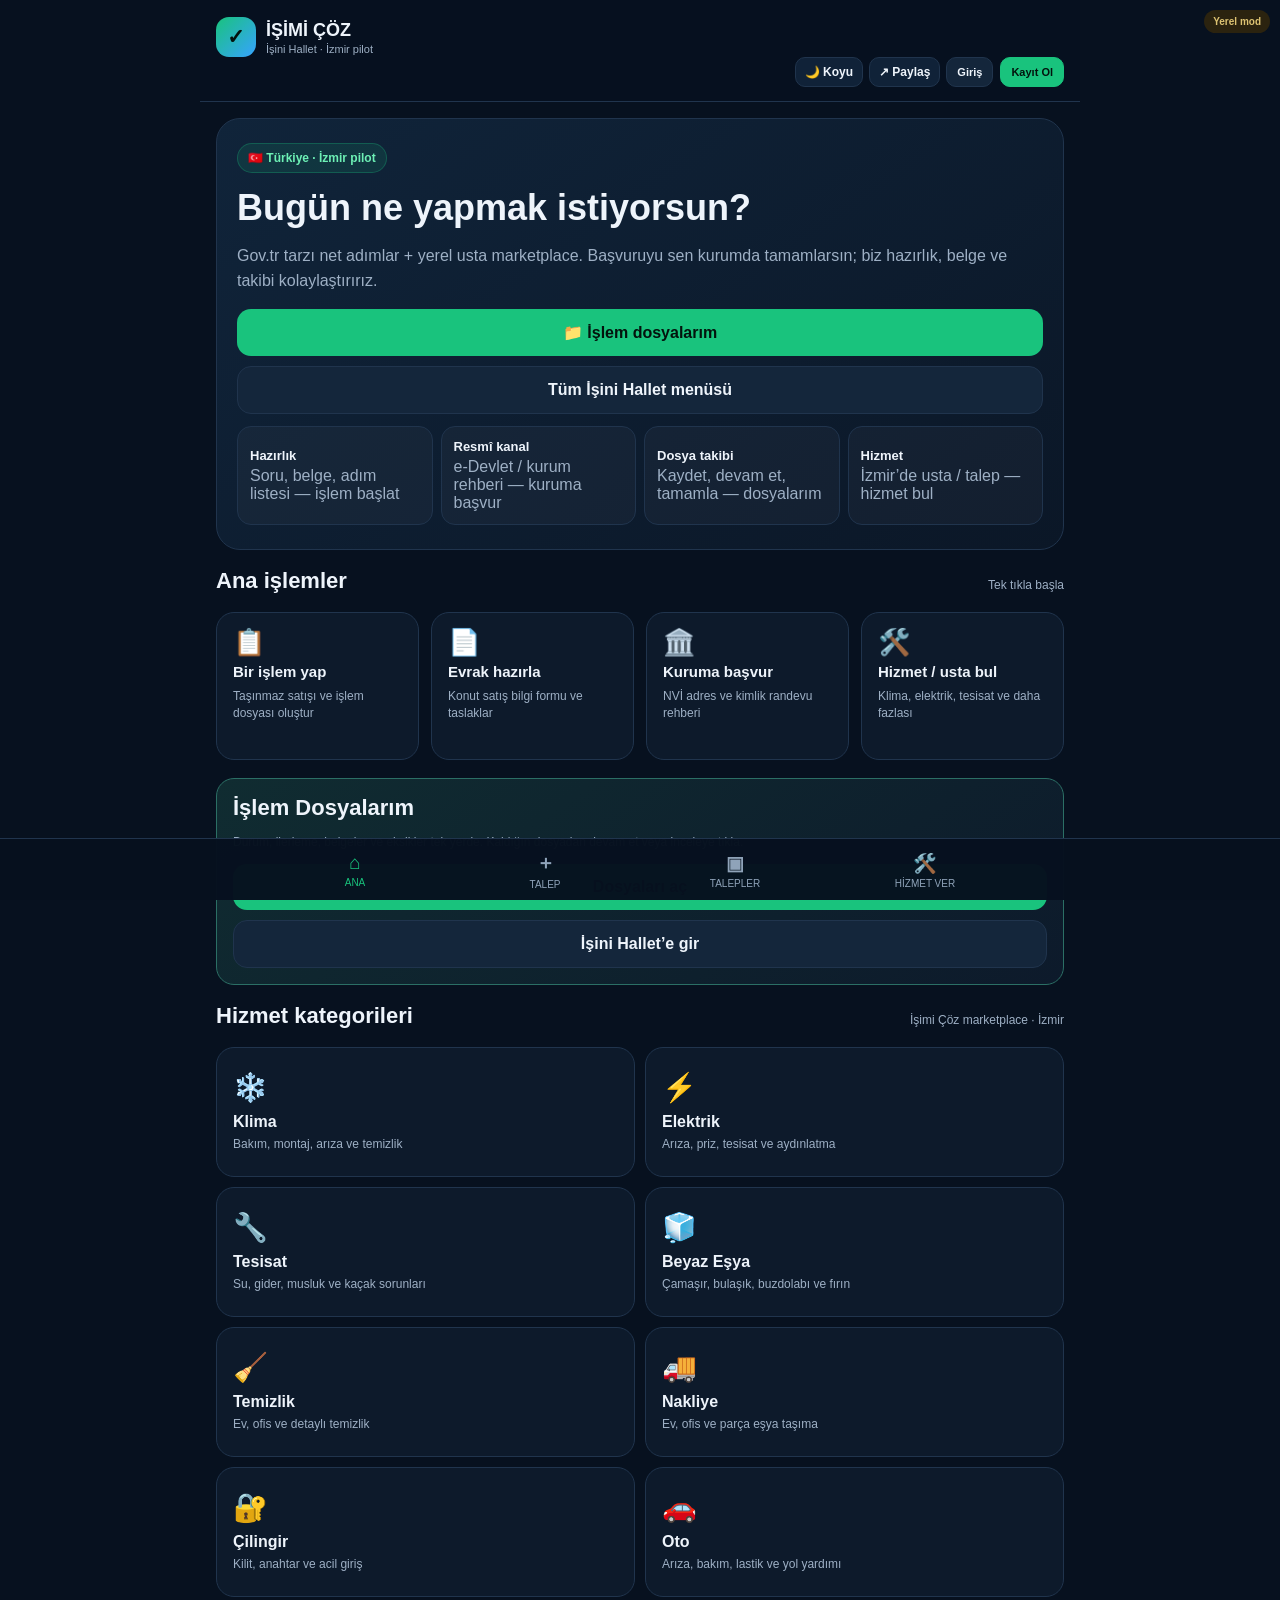
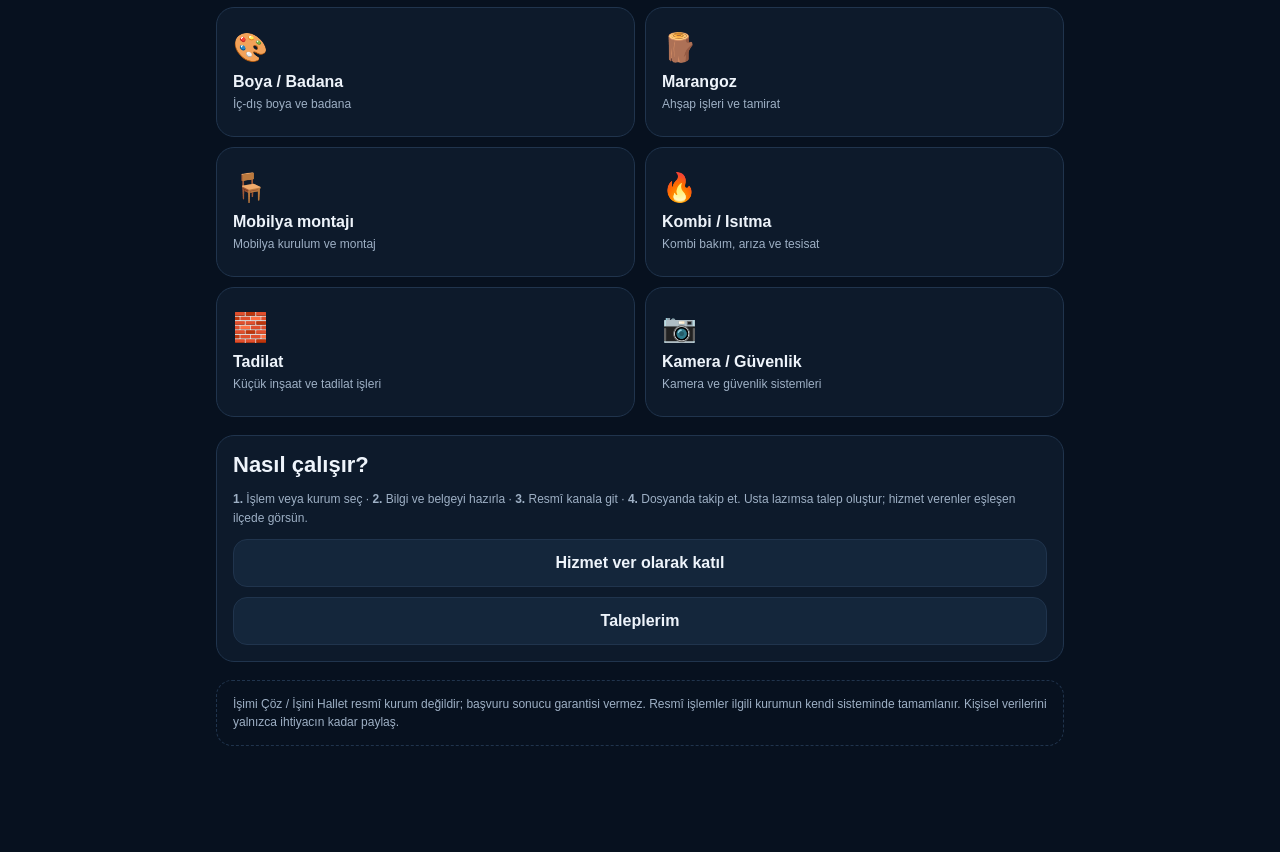
<file: index-126-document-fixed.html>
<!doctype html>
<html lang="tr">
<head>
<meta charset="utf-8">
<meta name="viewport" content="width=device-width,initial-scale=1,maximum-scale=1,user-scalable=no">
<meta name="theme-color" content="#07111f">
<title>İşimi Çöz — İzmir</title>
<style>
*{box-sizing:border-box}html,body{margin:0;padding:0;background:#07111f;color:#eef4fb;font-family:Arial,Helvetica,sans-serif}
body{min-height:100vh}button,input,select,textarea{font:inherit}button{cursor:pointer}a{text-decoration:none;color:inherit}
:root{--bg:#07111f;--card:#0d1a2b;--card2:#102238;--line:#20344d;--text:#eef4fb;--muted:#9eb0c5;--primary:#19c37d;--danger:#ef5350;--warning:#f5b942}
html[data-theme="light"]{--bg:#f4f7fb;--card:#ffffff;--card2:#eef3f8;--line:#d5dee8;--text:#122033;--muted:#5a6b7d;--primary:#0f9f63;--danger:#d32f2f;--warning:#c48a00}
html[data-theme="light"] body{background:var(--bg);color:var(--text)}
html[data-theme="light"] .top{background:rgba(255,255,255,.96)}
html[data-theme="light"] .hero{background:linear-gradient(145deg,#e8f5ef,#f4f7fb);border-color:var(--line)}
html[data-theme="light"] .card,html[data-theme="light"] .actionCard,html[data-theme="light"] .trustItem{background:var(--card);color:var(--text)}
.headerTools{display:flex;align-items:center;gap:6px;margin-left:auto;flex-wrap:wrap;justify-content:flex-end}
.iconBtn{border:1px solid var(--line);background:var(--card2);color:var(--text);border-radius:10px;padding:7px 9px;font-size:12px;font-weight:700;cursor:pointer;white-space:nowrap}
.iconBtn:hover{border-color:rgba(25,195,125,.45)}
@media(max-width:420px){.brand small{display:none}.iconBtn{padding:7px 8px;font-size:11px}.authUser{max-width:90px;overflow:hidden;text-overflow:ellipsis;white-space:nowrap;display:inline-block}}
.app{max-width:880px;margin:auto;min-height:100vh;padding-bottom:90px}.top{padding:17px 16px 14px;border-bottom:1px solid var(--line);background:rgba(7,17,31,.97);position:sticky;top:0;z-index:20}
.brand{display:flex;align-items:center;gap:10px}.logo{width:40px;height:40px;border-radius:13px;background:linear-gradient(135deg,var(--primary),#36a3ff);display:grid;place-items:center;font-size:21px;font-weight:900;color:#03120d}
.brand strong{font-size:18px}.brand small{display:block;color:var(--muted);font-size:11px;margin-top:2px}main{padding:16px}
.hero{background:linear-gradient(145deg,#10243a,#0b1727);border:1px solid var(--line);border-radius:24px;padding:24px 20px;margin-bottom:16px}
.badge{display:inline-flex;align-items:center;gap:6px;padding:7px 10px;border-radius:99px;background:rgba(25,195,125,.12);border:1px solid rgba(25,195,125,.28);color:#6df0b5;font-size:12px;font-weight:700}
h1{font-size:30px;line-height:1.08;margin:16px 0 10px}h2{font-size:22px;margin:0 0 8px}h3{font-size:16px;margin:0 0 6px}p{line-height:1.55}.muted{color:var(--muted)}.small{font-size:12px}
.platformShell{max-width:880px}
.actionGrid{display:grid;grid-template-columns:1fr 1fr;gap:12px}
@media(min-width:720px){.actionGrid{grid-template-columns:repeat(4,1fr)}.hero h1{font-size:36px}}
.actionCard{display:flex;flex-direction:column;align-items:flex-start;gap:8px;min-height:148px;text-align:left;padding:16px;border-radius:18px;border:1px solid var(--line);background:var(--card);color:var(--text);transition:.15s border-color,.15s transform}
.actionCard:hover{border-color:rgba(25,195,125,.45);transform:translateY(-1px)}
.actionCard .emoji{font-size:26px;line-height:1}
.actionCard strong{font-size:15px}
.actionCard span{font-size:12px;color:var(--muted);line-height:1.4}
.trustRow{display:grid;grid-template-columns:1fr 1fr;gap:8px;margin-top:12px}
@media(min-width:720px){.trustRow{grid-template-columns:repeat(4,1fr)}}
.trustItem{background:rgba(255,255,255,.03);border:1px solid var(--line);border-radius:14px;padding:12px;font-size:12px;color:var(--muted)}button.trustItem:hover{border-color:rgba(25,195,125,.45);color:var(--text)}
.trustItem b{display:block;color:var(--text);font-size:13px;margin-bottom:4px}
.homeFooterNote{margin-top:18px;padding:14px 16px;border-radius:16px;border:1px dashed var(--line);color:var(--muted);font-size:12px;line-height:1.5}
.splitActions{display:flex;flex-wrap:wrap;gap:10px;margin-top:12px}

.grid{display:grid;grid-template-columns:repeat(2,1fr);gap:10px}.card{background:var(--card);border:1px solid var(--line);border-radius:18px;padding:16px}
.service{min-height:130px;text-align:left;color:var(--text);transition:.15s transform,.15s border-color}.service:hover{border-color:#315270}.service:active{transform:scale(.98)}
.service .emoji{font-size:28px}.service strong{display:block;margin-top:9px;font-size:16px}.service span{display:block;color:var(--muted);font-size:12px;line-height:1.4;margin-top:5px}
.actions{display:grid;grid-template-columns:1fr 1fr;gap:10px;margin:16px 0}.btn{width:100%;border:0;border-radius:14px;padding:14px 15px;font-weight:800}.btn.primary{background:var(--primary);color:#03130d}.btn.secondary{background:#14263b;color:var(--text);border:1px solid var(--line)}.btn.danger{background:#4a1f25;color:#ffb5b3;border:1px solid #6a2b32}.btn.smallBtn{padding:10px 12px;font-size:13px}
.section{margin-top:18px}.sectionTitle{display:flex;justify-content:space-between;align-items:center;margin-bottom:10px}.formCard{background:var(--card);border:1px solid var(--line);border-radius:20px;padding:18px;margin-bottom:14px}
label{display:block;font-size:13px;font-weight:700;margin:14px 0 7px}input,select,textarea{width:100%;background:#081523;color:var(--text);border:1px solid #29415d;border-radius:12px;padding:13px;outline:none}input:focus,select:focus,textarea:focus{border-color:var(--primary)}
textarea{min-height:120px;resize:vertical}.row{display:grid;grid-template-columns:1fr 1fr;gap:10px}.checks{display:grid;grid-template-columns:1fr 1fr;gap:8px}.check{display:flex;align-items:center;gap:8px;background:#091827;border:1px solid var(--line);padding:10px;border-radius:12px;font-size:13px}.check input{width:auto}
.notice,.success,.warning,.error{padding:12px;border-radius:13px;font-size:13px;line-height:1.5;margin:12px 0}.notice{background:#0b2030;border:1px solid #1e4c66;color:#b9ddf2}.success{background:#0b2b20;border:1px solid #185d43;color:#8bf1c4}.warning{background:#30260e;border:1px solid #65501a;color:#f5d77c}.error{background:#35181b;border:1px solid #70272d;color:#ffb6b8}
.request{background:var(--card);border:1px solid var(--line);border-radius:18px;padding:16px;margin-bottom:11px}.requestTop{display:flex;justify-content:space-between;gap:10px}.status{padding:5px 9px;border-radius:99px;background:rgba(245,185,66,.12);color:#ffd76b;font-size:11px;font-weight:800;height:max-content}
.meta{display:flex;flex-wrap:wrap;gap:8px;color:var(--muted);font-size:12px;margin:10px 0}.meta span{background:#091827;padding:6px 8px;border-radius:8px}.description{background:#091827;border-radius:12px;padding:11px;font-size:13px;line-height:1.5;margin:10px 0}
.profileHeader{display:flex;align-items:center;gap:13px;padding:16px;background:var(--card);border:1px solid var(--line);border-radius:18px}.avatar{width:52px;height:52px;border-radius:50%;display:grid;place-items:center;background:#17334d;font-weight:900;font-size:18px}
.activeDot{width:9px;height:9px;background:var(--primary);border-radius:50%;display:inline-block;margin-right:5px}.empty{text-align:center;padding:28px 15px;color:var(--muted)}
.connection{position:fixed;top:10px;right:10px;z-index:100;padding:6px 9px;border-radius:99px;font-size:10px;font-weight:bold;opacity:.9}.connection.online{background:#0b2b20;color:#8bf1c4}.connection.offline{background:#30260e;color:#f5d77c}
.bottom{position:fixed;bottom:0;left:0;right:0;background:rgba(7,17,31,.98);border-top:1px solid var(--line);z-index:30}.bottomInner{max-width:760px;margin:auto;display:grid;grid-template-columns:repeat(4,1fr)}
.navBtn{border:0;background:transparent;color:#8fa3b9;padding:11px 4px 10px;font-size:10px}.navBtn b{display:block;font-size:19px;margin-bottom:3px}.navBtn.active{color:var(--primary)}
.back{margin-bottom:12px}.hidden{display:none!important}@media(max-width:430px){main{padding:12px}.hero{padding:20px 16px}h1{font-size:27px}.grid{gap:8px}.service{padding:13px;min-height:122px}.row{grid-template-columns:1fr}}


.authBar{display:flex;align-items:center;gap:7px}.authBtn{border:1px solid var(--line);background:#14263b;color:var(--text);border-radius:10px;padding:8px 10px;font-size:11px;font-weight:800;cursor:pointer}.authBtn.primary{background:var(--primary);color:#03130d;border-color:var(--primary)}.authUser{max-width:130px;overflow:hidden;text-overflow:ellipsis;white-space:nowrap;color:var(--muted);font-size:11px;font-weight:700}
.modal{position:fixed;inset:0;background:rgba(0,0,0,.76);z-index:9999;display:flex;align-items:center;justify-content:center;padding:16px}.modalCard{width:min(430px,100%);background:var(--card);border:1px solid var(--line);border-radius:20px;padding:20px;max-height:90vh;overflow:auto}.modalCard h2{margin-top:0}.authError{background:#35181b;border:1px solid #70272d;color:#ffb6b8;padding:10px;border-radius:10px;font-size:12px;margin-top:10px}
</style>
</head>
<body>
<div id="connectionStatus" class="connection offline">Supabase bağlanıyor...</div>
<div class="app">
<header class="top"><div class="brand"><div class="logo">✓</div><div><strong>İŞİMİ ÇÖZ</strong><small>İşini Hallet · İzmir pilot</small></div></div><div class="headerTools"><button type="button" class="iconBtn" id="themeToggleBtn" onclick="toggleAppTheme()" aria-label="Tema">🌙 Koyu</button><button type="button" class="iconBtn" id="shareSiteBtn" onclick="shareAppSite()" aria-label="Paylaş">↗ Paylaş</button><div id="authArea" style="display:flex;gap:7px;align-items:center"></div></div></header>
<main id="app"></main></div>
<nav class="bottom"><div class="bottomInner">
<button class="navBtn" id="navHome" onclick="showHome()"><b>⌂</b>ANA</button>
<button class="navBtn" id="navRequest" onclick="showRequest()"><b>＋</b>TALEP</button>
<button class="navBtn" id="navRequests" onclick="showRequests()"><b>▣</b>TALEPLER</button>
<button class="navBtn" id="navProvider" onclick="showProviderEntry()"><b>🛠️</b>HİZMET VER</button>
</div></nav>

<script>
const SUPABASE_URL="https://zvffspbowdzvrrzefhkr.supabase.co";
const SUPABASE_KEY="sb_publishable_L_qb9Q4fHktE51PEqEhTAg_O4R0eDiW";

const SERVICES={
 klima:{name:"Klima",emoji:"❄️",desc:"Bakım, montaj, arıza ve temizlik"},
 elektrik:{name:"Elektrik",emoji:"⚡",desc:"Arıza, priz, tesisat ve aydınlatma"},
 tesisat:{name:"Tesisat",emoji:"🔧",desc:"Su, gider, musluk ve kaçak sorunları"},
 beyaz:{name:"Beyaz Eşya",emoji:"🧊",desc:"Çamaşır, bulaşık, buzdolabı ve fırın"},
 temizlik:{name:"Temizlik",emoji:"🧹",desc:"Ev, ofis ve detaylı temizlik"},
 nakliye:{name:"Nakliye",emoji:"🚚",desc:"Ev, ofis ve parça eşya taşıma"},
 cilingir:{name:"Çilingir",emoji:"🔐",desc:"Kilit, anahtar ve acil giriş"},
 oto:{name:"Oto",emoji:"🚗",desc:"Arıza, bakım, lastik ve yol yardımı"},
 boya:{name:"Boya / Badana",emoji:"🎨",desc:"İç-dış boya ve badana"},
 marangoz:{name:"Marangoz",emoji:"🪵",desc:"Ahşap işleri ve tamirat"},
 montaj:{name:"Mobilya montajı",emoji:"🪑",desc:"Mobilya kurulum ve montaj"},
 kombi:{name:"Kombi / Isıtma",emoji:"🔥",desc:"Kombi bakım, arıza ve tesisat"},
 tadilat:{name:"Tadilat",emoji:"🧱",desc:"Küçük inşaat ve tadilat işleri"},
 kamera:{name:"Kamera / Güvenlik",emoji:"📷",desc:"Kamera ve güvenlik sistemleri"}
};

const DISTRICTS=[...new Set(["Aliağa","Balçova","Bayındır","Bayraklı","Bergama","Beydağ","Bornova","Buca","Çeşme","Çiğli","Dikili","Foça","Gaziemir","Güzelbahçe","Karabağlar","Karaburun","Karşıyaka","Konak","Menemen","Menderes","Narlıdere","Ödemiş","Seferihisar","Selçuk","Tire","Torbalı","Urla","Kiraz","Kemalpaşa","Kınık"])];

const KEYS={requests:"isimi_coz_requests_v5",provider:"isimi_coz_provider_v5",providerLogged:"isimi_coz_provider_logged_v5"};

function read(k,f){try{const x=localStorage.getItem(k);return x?JSON.parse(x):f}catch(e){return f}}
function write(k,v){localStorage.setItem(k,JSON.stringify(v))}
function getRequests(){return read(KEYS.requests,[])}
function getProvider(){return read(KEYS.provider,null)}
function providerLogged(){return read(KEYS.providerLogged,false)}
function escapeHTML(v){return String(v??"").replaceAll("&","&amp;").replaceAll("<","&lt;").replaceAll(">","&gt;").replaceAll('"',"&quot;").replaceAll("'","&#039;")}
function app(h){document.getElementById("app").innerHTML=h;window.scrollTo(0,0)}
function setNav(a){["navHome","navRequest","navRequests","navProvider"].forEach(id=>document.getElementById(id)?.classList.remove("active"));if(a)document.getElementById(a)?.classList.add("active")}
function setConnection(ok,text){const e=document.getElementById("connectionStatus");if(!e)return;e.className="connection "+(ok?"online":"offline");e.textContent=text||(ok?"Supabase bağlı ✓":"Yerel mod")}

async function supabaseRequest(method,path,body=null){
 const o={method,headers:{"apikey":SUPABASE_KEY,"Authorization":"Bearer "+SUPABASE_KEY,"Content-Type":"application/json","Accept":"application/json","Prefer":"return=representation"}};
 if(body!==null)o.body=JSON.stringify(body);
 const r=await fetch(SUPABASE_URL+"/rest/v1/"+path,o);
 const t=await r.text();let d=null;try{d=t?JSON.parse(t):null}catch(e){d=t}
 if(!r.ok)throw new Error(d?.message||d?.details||d?.hint||"Supabase işlemi başarısız.");
 return d;
}

async function supabaseAuthRequest(method,path,body=null){
 const session=getAuthSession();
 const token=session?.access_token;
 if(!token)throw new Error("Bu işlem dosyasını kaydetmek için önce giriş yapmalısınız.");
 const o={method,headers:{"apikey":SUPABASE_KEY,"Authorization":"Bearer "+token,"Content-Type":"application/json","Accept":"application/json","Prefer":"return=representation"}};
 if(body!==null)o.body=JSON.stringify(body);
 const r=await fetch(SUPABASE_URL+"/rest/v1/"+path,o);
 const t=await r.text();let d=null;try{d=t?JSON.parse(t):null}catch(e){d=t}
 if(!r.ok)throw new Error(d?.message||d?.details||d?.hint||"Yetkili Supabase işlemi başarısız.");
 return d;
}

function normalize(v){
 return String(v??"").trim().toLowerCase()
 .normalize("NFD").replace(/[\u0300-\u036f]/g,"")
 .replace(/ı/g,"i").replace(/İ/g,"i");
}
function pick(o,names,def=""){for(const n of names){if(o&&o[n]!==undefined&&o[n]!==null)return o[n]}return def}
function serviceKeyFromValue(v){
 const x=normalize(v);
 for(const [k,s] of Object.entries(SERVICES)){
  if(x===normalize(k)||x===normalize(s.name))return k;
 }
 return String(v??"").trim();
}

async function testSupabase(){
 try{await supabaseRequest("GET","talepler?select=id&limit=1");setConnection(true,"Supabase bağlı ✓");return true}
 catch(e){console.error(e);setConnection(false,"Yerel mod");return false}
}

async function loadRequestsFromSupabase(opts={}){
 const mineOnly=!!opts.mineOnly;
 try{
  let path="talepler?select=*&order=created_at.desc&limit=200";
  if(mineOnly){
   const session=getAuthSession();
   const uid=session?.user?.id;
   if(!uid){
    // Giriş yok: sunucudan kişisel talep çekme; yalnızca cihazdaki kendi yedekleri (user_id yok/local)
    return getRequests().filter(r=>!r.user_id&&!r.customer_id);
   }
   // Kendi kayıtları: user_id (tercih) — kolon yoksa sorgu hata verir, catch local fallback
   path="talepler?select=*&user_id=eq."+encodeURIComponent(uid)+"&order=created_at.desc&limit=200";
  }
  const data=await supabaseRequest("GET",path);
  if(Array.isArray(data)){
   let mapped=data.map(mapRequest);
   if(mineOnly){
    const session=getAuthSession();
    const uid=session?.user?.id;
    if(uid)mapped=mapped.filter(r=>!r.user_id&&!r.customer_id||r.user_id===uid||r.customer_id===uid);
    write(KEYS.requests,mapped);
   }else{
    // Sağlayıcı eşleştirme için gelen liste — RLS asıl koruma; istemci yine de saklar
    write(KEYS.requests,mapped);
   }
   setConnection(true,"Supabase bağlı ✓");
   return mapped;
  }
 }catch(e){
  console.warn("Talepler alınamadı:",e);
  if(mineOnly){
   const session=getAuthSession();
   const uid=session?.user?.id;
   if(!uid)return getRequests().filter(r=>!r.user_id&&!r.customer_id);
   return getRequests().filter(r=>r.user_id===uid||r.customer_id===uid||(!r.user_id&&!r.customer_id));
  }
 }
 return mineOnly?[]:getRequests();
}
function mapRequest(r){
 const kategori=pick(r,["kategori","category","service"],"");
 return {
  id:pick(r,["talep_no","id"],""),
  talep_no:pick(r,["talep_no","request_no","id"],""),
  service:serviceKeyFromValue(kategori),kategori:kategori,
  description:pick(r,["aciklama","description"],""),
  aciklama:pick(r,["aciklama","description"],""),
  il:pick(r,["il","city"],"İzmir"),
  district:pick(r,["ilce","district"],""),ilce:pick(r,["ilce","district"],""),
  neighborhood:pick(r,["mahalle","neighborhood"],""),mahalle:pick(r,["mahalle","neighborhood"],""),
  urgency:pick(r,["aciliyet","urgency"],""),
  aciliyet:pick(r,["aciliyet","urgency"],""),
  name:pick(r,["ad_soyad","name"],""),ad_soyad:pick(r,["ad_soyad","name"],""),
  phone:pick(r,["telefon","phone"],""),telefon:pick(r,["telefon","phone"],""),
  status:pick(r,["durum","status"],"Beklemede"),durum:pick(r,["durum","status"],"Beklemede"),
  createdAt:pick(r,["created_at","createdAt"],""),
  user_id:pick(r,["user_id","owner_id"],null),
  customer_id:pick(r,["customer_id"],null)
 };
}

/* ---------------- PROVIDER DATA: SUPABASE ---------------- */

async function loadProvidersFromSupabase(){
 try{
  const rows=await supabaseRequest("GET","providers?select=*&limit=500");
  if(!Array.isArray(rows))return [];
  const providers=rows.map(mapProvider);
  setConnection(true,"Supabase bağlı ✓");
  return providers;
 }catch(e){
  console.error("providers okunamadı:",e);
  return [];
 }
}

async function loadCategories(){
 try{
  const rows=await supabaseRequest("GET","categories?select=*&limit=500");
  return Array.isArray(rows)?rows:[];
 }catch(e){console.warn("categories okunamadı:",e);return []}
}

async function loadProviderCategories(){
 try{
  const rows=await supabaseRequest("GET","provider_categories?select=*&limit=1000");
  return Array.isArray(rows)?rows:[];
 }catch(e){console.warn("provider_categories okunamadı:",e);return []}
}

function mapProvider(r){
 return {
  id:pick(r,["id","provider_id"],""),
  name:pick(r,["name","ad","ad_soyad","business_name","isletme"],"Hizmet Sağlayıcı"),
  phone:pick(r,["phone","telefon","telefon_numarasi"],""),
  category:pick(r,["category","kategori","category_id"],""),
  city:pick(r,["il","city"],"İzmir"),
  district:pick(r,["ilce","district"],""),
  neighborhood:pick(r,["mahalle","neighborhood"],""),
  description:pick(r,["description","aciklama"],""),
  active:pick(r,["active","aktif"],true)!==false,
  services:[]
 };
}

function categoryValueFromRow(row,categories){
 const raw=pick(row,["category_id","kategori_id","category","kategori"],"");
 if(!raw)return "";
 const c=categories.find(x=>String(x.id)===String(raw));
 if(c)return pick(c,["name","name_tr","ad","kategori"],raw);
 return raw;
}

async function enrichProviders(providers){
 const [cats,links]=await Promise.all([loadCategories(),loadProviderCategories()]);
 const byId={};
 providers.forEach(p=>byId[String(p.id)]=p);

 links.forEach(link=>{
  const pid=pick(link,["provider_id","providers_id","provider"],"");
  const val=categoryValueFromRow(link,cats);
  if(byId[String(pid)]&&val)byId[String(pid)].services.push(serviceKeyFromValue(val));
 });

 providers.forEach(p=>{
  const direct=p.category;
  if(direct&&!p.services.length)p.services=[serviceKeyFromValue(direct)];
  p.services=[...new Set(p.services.filter(Boolean))];
 });
 return providers;
}

function providerMatchesRequest(p,r){
 if(!p.active)return false;
 const ps=(p.services||[]).map(serviceKeyFromValue);
 const rk=serviceKeyFromValue(r.kategori||r.service);
 const district=normalize(p.district),rd=normalize(r.ilce||r.district);
 const city=normalize(p.city),rc=normalize(r.il||"İzmir");
 const categoryOK=ps.length?ps.includes(rk):true;
 const districtOK=district?district===rd:true;
 const cityOK=!city||!rc||city===rc||city==="izmir";
 return categoryOK&&districtOK&&cityOK;
}

/* ---------------- HOME ---------------- */

function showHome(){
  setNav("navHome");
  app(`<section class="hero">
    <span class="badge">🇹🇷 Türkiye · İzmir pilot</span>
    <h1>Bugün ne yapmak istiyorsun?</h1>
    <p class="muted">Gov.tr tarzı net adımlar + yerel usta marketplace. Başvuruyu sen kurumda tamamlarsın; biz hazırlık, belge ve takibi kolaylaştırırız.</p>
    <div class="splitActions">
      <button class="btn primary" type="button" onclick="openHalletAction('showCases')">📁 İşlem dosyalarım</button>
      <button id="openHalletButton" class="btn secondary hallet-launch" type="button">Tüm İşini Hallet menüsü</button>
    </div>
    <div class="trustRow">
      <button type="button" class="trustItem" style="cursor:pointer;text-align:left;width:100%;font:inherit" onclick="openHalletAction('showIslemMenu')"><b>Hazırlık</b>Soru, belge, adım listesi — işlem başlat</button>
      <button type="button" class="trustItem" style="cursor:pointer;text-align:left;width:100%;font:inherit" onclick="openHalletAction('showKurum')"><b>Resmî kanal</b>e-Devlet / kurum rehberi — kuruma başvur</button>
      <button type="button" class="trustItem" style="cursor:pointer;text-align:left;width:100%;font:inherit" onclick="openHalletAction('showCases')"><b>Dosya takibi</b>Kaydet, devam et, tamamla — dosyalarım</button>
      <button type="button" class="trustItem" style="cursor:pointer;text-align:left;width:100%;font:inherit" onclick="showRequest()"><b>Hizmet</b>İzmir’de usta / talep — hizmet bul</button>
    </div>
  </section>

  <div class="section">
    <div class="sectionTitle"><h2>Ana işlemler</h2><span class="small muted">Tek tıkla başla</span></div>
    <div class="actionGrid">
      <button class="actionCard" type="button" onclick="openHalletAction('showIslemMenu')"><div class="emoji">📋</div><strong>Bir işlem yap</strong><span>Taşınmaz satışı ve işlem dosyası oluştur</span></button>
      <button class="actionCard" type="button" onclick="openHalletAction('showEvrak')"><div class="emoji">📄</div><strong>Evrak hazırla</strong><span>Konut satış bilgi formu ve taslaklar</span></button>
      <button class="actionCard" type="button" onclick="openHalletAction('showKurum')"><div class="emoji">🏛️</div><strong>Kuruma başvur</strong><span>NVİ adres ve kimlik randevu rehberi</span></button>
      <button class="actionCard" type="button" onclick="showRequest()"><div class="emoji">🛠️</div><strong>Hizmet / usta bul</strong><span>Klima, elektrik, tesisat ve daha fazlası</span></button>
    </div>
  </div>

  <div class="section card" style="border-color:#2b6f65;background:linear-gradient(145deg,#102c31,#0d1a2b)">
    <h2>İşlem Dosyalarım</h2>
    <p class="muted small">Durum, ilerleme, belgeler ve eksikler tek yerde. Kaldığın dosyadan devam et veya inceleye tıkla.</p>
    <div class="splitActions">
      <button class="btn primary" type="button" onclick="openHalletAction('showCases')">Dosyaları aç</button>
      <button class="btn secondary" type="button" onclick="openHalletAction('showGate')">İşini Hallet’e gir</button>
    </div>
  </div>

  <div class="section">
    <div class="sectionTitle"><h2>Hizmet kategorileri</h2><span class="small muted">İşimi Çöz marketplace · İzmir</span></div>
    <div class="grid">${Object.entries(SERVICES).map(([k,s])=>`<button class="card service" type="button" onclick="showRequest('${k}')"><div class="emoji">${s.emoji}</div><strong>${s.name}</strong><span>${s.desc}</span></button>`).join("")}</div>
  </div>

  <div class="section card">
    <h2>Nasıl çalışır?</h2>
    <p class="muted small"><strong>1.</strong> İşlem veya kurum seç · <strong>2.</strong> Bilgi ve belgeyi hazırla · <strong>3.</strong> Resmî kanala git · <strong>4.</strong> Dosyanda takip et. Usta lazımsa talep oluştur; hizmet verenler eşleşen ilçede görsün.</p>
    <div class="splitActions">
      <button class="btn secondary" type="button" onclick="showProviderEntry()">Hizmet ver olarak katıl</button>
      <button class="btn secondary" type="button" onclick="showRequests()">Taleplerim</button>
    </div>
  </div>

  <div class="homeFooterNote">İşimi Çöz / İşini Hallet resmî kurum değildir; başvuru sonucu garantisi vermez. Resmî işlemler ilgili kurumun kendi sisteminde tamamlanır. Kişisel verilerini yalnızca ihtiyacın kadar paylaş.</div>`);
}

function openHallet(){
  try{
    if(window.Hallet && typeof window.Hallet.showGate === "function"){
      window.Hallet.showGate();
      return;
    }
    console.error("İşini Hallet modülü yüklenemedi.");
    alert("İşini Hallet modülü şu anda yüklenemedi. Lütfen sayfayı yenileyin.");
  }catch(error){
    console.error("İşini Hallet açılış hatası:",error);
    alert("İşini Hallet açılırken bir hata oluştu. Lütfen sayfayı yenileyin.");
  }
}
function openHalletAction(fnName){
  try{
    if(window.Hallet && typeof window.Hallet[fnName] === "function"){
      window.Hallet[fnName]();
      return;
    }
    openHallet();
  }catch(error){
    console.error("İşini Hallet aksiyon hatası:",error);
    openHallet();
  }
}

/* ---------------- REQUEST ---------------- */

function serviceOptions(selected=""){return `<option value="">Kategori seç</option>`+Object.entries(SERVICES).map(([k,s])=>`<option value="${k}" ${k===selected?"selected":""}>${s.emoji} ${s.name}</option>`).join("")}
function districtOptions(selected=""){return `<option value="">İlçe seç</option>`+DISTRICTS.map(d=>`<option value="${escapeHTML(d)}" ${d===selected?"selected":""}>${escapeHTML(d)}</option>`).join("")}
function makeRequestNumber(){const d=new Date();return `IC-${d.getFullYear()}${String(d.getMonth()+1).padStart(2,"0")}${String(d.getDate()).padStart(2,"0")}-${Math.floor(1000+Math.random()*9000)}`}

function showRequest(preselected=""){
 setNav("navRequest");
 app(`<div class="back"><button class="btn secondary smallBtn" onclick="showHome()">← Ana sayfaya dön</button></div>
 <div class="formCard"><span class="badge">📋 YENİ HİZMET TALEBİ</span><h1>İhtiyacını anlat.</h1><p class="muted small">Sorununu açıkça anlat. Böylece doğru hizmet sağlayıcısına ulaşmak kolaylaşır.</p>
 <label>Hizmet kategorisi *</label><select id="reqService">${serviceOptions(preselected)}</select>
 <label>Sorunun / ihtiyacın *</label><textarea id="reqDescription" maxlength="1000" placeholder="Örneğin: Klima çalışıyor fakat yeterince soğutmuyor."></textarea><div class="small muted" id="charCount">0/1000</div>
 <div class="row"><div><label>İl *</label><select id="reqCity"><option value="İzmir" selected>İzmir</option></select></div><div><label>İlçe *</label><select id="reqDistrict">${districtOptions()}</select></div></div>
 <label>Mahalle</label><input id="reqNeighborhood" placeholder="Mahalle adı">
 <label>Ne zaman gerekli?</label><select id="reqUrgency"><option value="Acil">🔴 Acil</option><option value="Bugün" selected>🟡 Bugün</option><option value="Uygun zamanda">🟢 Uygun zamanda</option></select>
 <label>Adınız *</label><input id="reqName" placeholder="Adınız Soyadınız" autocomplete="name">
 <label>Telefon *</label><input id="reqPhone" type="tel" inputmode="tel" placeholder="05xxxxxxxxx" autocomplete="tel">
 <div class="notice">🔒 Bilgileriniz hizmet talebinin oluşturulması amacıyla kullanılır.</div>
 <button class="btn primary" id="createRequestButton" onclick="createRequest()">TALEBİ OLUŞTUR</button></div>`);
 document.getElementById("reqDescription")?.addEventListener("input",e=>document.getElementById("charCount").textContent=e.target.value.length+"/1000");
}

async function createRequest(){
 const g=id=>document.getElementById(id)?.value.trim();
 const service=document.getElementById("reqService").value,description=g("reqDescription"),city=g("reqCity"),district=g("reqDistrict"),neighborhood=g("reqNeighborhood"),urgency=document.getElementById("reqUrgency").value,name=g("reqName"),phone=g("reqPhone");
 if(!service)return alert("Lütfen hizmet kategorisini seç.");
 if(description.length<5)return alert("Lütfen ihtiyacınızı biraz daha açık anlat.");
 if(!district)return alert("Lütfen ilçe seç.");
 if(!name)return alert("Lütfen adınızı ve soyadınızı yaz.");
 if(!phone)return alert("Lütfen telefon numaranızı yaz.");
 const b=document.getElementById("createRequestButton");b.disabled=true;b.textContent="TALEP KAYDEDİLİYOR...";
 const talep_no=makeRequestNumber();
 const session=getAuthSession();
 const item={talep_no,kategori:service,aciklama:description,il:city,ilce:district,mahalle:neighborhood,aciliyet:urgency,ad_soyad:name,telefon:phone,durum:"Beklemede"};
 if(session?.user?.id){item.user_id=session.user.id;item.customer_id=session.user.id;}
 try{await supabaseRequest("POST","talepler",item);setConnection(true,"Supabase bağlı ✓");write(KEYS.requests,[{...mapRequest(item),createdAt:new Date().toISOString()},...getRequests()]);alert("Talebiniz başarıyla oluşturuldu.\n\nTalep No: "+talep_no)}catch(e){console.error(e);write(KEYS.requests,[{...mapRequest(item),createdAt:new Date().toISOString()},...getRequests()]);alert("Sunucu kaydı başarısız oldu; cihazdaki yedek kaydedildi.\n\n"+e.message)}
 b.disabled=false;b.textContent="TALEBİ OLUŞTUR";showRequests();
}

/* ---------------- REQUEST LIST ---------------- */

async function showRequests(){
 setNav("navRequests");
 const session=getAuthSession();
 if(!session?.user?.id){
  app(`<div class="back"><button class="btn secondary smallBtn" onclick="showHome()">← Ana sayfaya dön</button></div><span class="badge">▣ TALEPLERİM</span><h1>Oluşturduğun talepler.</h1><div class="card empty">🔒<h3>Giriş gerekli</h3><p>Taleplerini görmek için giriş yapmalısın. Başka kullanıcıların talepleri burada gösterilmez.</p><button class="btn primary" onclick="openAuthModal('login')">Giriş yap</button></div>`);
  return;
 }
 app(`<div class="back"><button class="btn secondary smallBtn" onclick="showHome()">← Ana sayfaya dön</button></div><span class="badge">▣ TALEPLERİM</span><h1>Oluşturduğun talepler.</h1><p class="muted small">Yalnızca senin taleplerin yükleniyor...</p><div class="card" id="requestsLoading" style="text-align:center">⏳ Talepler yükleniyor...</div>`);
 const requests=await loadRequestsFromSupabase({mineOnly:true}),area=document.getElementById("requestsLoading");if(!area)return;
 area.outerHTML=requests.length?requests.map(renderRequest).join(""):`<div class="card empty">📋<h3>Henüz talep yok</h3><p>İhtiyacını anlat, ilk talebini oluştur.</p><button class="btn primary" onclick="showRequest()">＋ Talep oluştur</button></div>`;
}
function renderRequest(r){
 const k=serviceKeyFromValue(r.service||r.kategori),s=SERVICES[k]||{name:r.kategori||"Hizmet",emoji:"🛠️"};
 return `<article class="request"><div class="requestTop"><div><h3>${s.emoji} ${escapeHTML(s.name)}</h3><div class="small muted">${escapeHTML(r.createdAt||"")}</div></div><span class="status">${escapeHTML(r.status||r.durum||"Beklemede")}</span></div><div class="description">“${escapeHTML(r.description||r.aciklama||"")}”</div><div class="meta"><span>📍 ${escapeHTML(r.ilce||"")}</span>${r.mahalle?`<span>🏘️ ${escapeHTML(r.mahalle)}</span>`:""}<span>⏱️ ${escapeHTML(r.aciliyet||"")}</span></div><div class="small muted">Talep No: <strong>${escapeHTML(r.talep_no||"")}</strong></div></article>`;
}

/* ---------------- PROVIDER ---------------- */

async function showProviderEntry(){
 setNav("navProvider");
 const local=getProvider();
 if(local&&providerLogged()){showProviderPanel(local);return}
 app(`<div class="back"><button class="btn secondary smallBtn" onclick="showHome()">← Ana sayfaya dön</button></div><div class="formCard"><span class="badge">🛠️ HİZMET SAĞLAYICI</span><h1>Hizmet Ver</h1><p class="muted small">Supabase'deki kayıtlı hizmet sağlayıcıları ve sana uygun talepleri yükleyelim.</p><button class="btn primary" onclick="loadProviderDirectory()">KAYITLI SAĞLAYICILARI GÖSTER</button><div id="providerDirectory"></div></div>`);
 await loadProviderDirectory();
}

async function loadProviderDirectory(){
 const box=document.getElementById("providerDirectory");if(!box)return;
 box.innerHTML=`<div class="card" style="margin-top:14px;text-align:center">⏳ Hizmet sağlayıcılar yükleniyor...</div>`;
 let providers=await loadProvidersFromSupabase();providers=await enrichProviders(providers);
 if(!providers.length){box.innerHTML=`<div class="warning">Supabase'de <strong>providers</strong> tablosundan okunabilir hizmet sağlayıcı kaydı bulunamadı.</div>`;return}
 box.innerHTML=`<div class="section"><h2>Hizmet sağlayıcılar</h2>${providers.map(p=>renderProviderCard(p)).join("")}</div>`;
}

function renderProviderCard(p){
 const cats=(p.services||[]).map(k=>SERVICES[k]?.name||k).filter(Boolean).join(", ")||"Kategori bilgisi yok";
 return `<article class="request"><div class="requestTop"><div><h3>🛠️ ${escapeHTML(p.name)}</h3><div class="small muted">${escapeHTML(p.city)} • ${escapeHTML(p.district)}</div></div><span class="status">${p.active?"Aktif":"Pasif"}</span></div><div class="meta"><span>🔧 ${escapeHTML(cats)}</span>${p.neighborhood?`<span>🏘️ ${escapeHTML(p.neighborhood)}</span>`:""}</div>${p.description?`<div class="description">${escapeHTML(p.description)}</div>`:""}${p.phone?`<a class="btn primary" style="display:block;text-align:center" href="tel:${escapeHTML(p.phone)}">📞 HİZMET SAĞLAYICIYI ARA</a>`:"<div class=\"warning\">Bu sağlayıcının telefon numarası kayıtlı değil.</div>"}<br><button class="btn secondary" onclick='openProviderById(${JSON.stringify(String(p.id))})'>📋 UYGUN TALEPLERİ GÖR</button></article>`;
}

async function openProviderById(id){
 let providers=await loadProvidersFromSupabase();providers=await enrichProviders(providers);const p=providers.find(x=>String(x.id)===String(id));
 if(p)showProviderPanel(p);else alert("Hizmet sağlayıcı bulunamadı.");
}

async function showProviderPanel(p){
 setNav("navProvider");
 app(`<div class="back"><button class="btn secondary smallBtn" onclick="showProviderEntry()">← Hizmet sağlayıcılara dön</button></div><div class="profileHeader"><div class="avatar">${escapeHTML((p.name||"U").charAt(0).toUpperCase())}</div><div style="flex:1"><strong>${escapeHTML(p.name)}</strong><div class="small muted"><span class="activeDot"></span>${p.active?"Aktif":"Pasif"} • ${escapeHTML(p.district)}</div></div></div><div class="grid section"><div class="card"><div style="font-size:24px">📋</div><strong id="matchCount">...</strong><div class="small muted">Uygun İş</div></div><div class="card"><div style="font-size:24px">🛠️</div><strong>${p.services.length}</strong><div class="small muted">Kategori</div></div></div><div class="section"><h2>📋 Sana Uygun Talepler</h2><div id="matchedRequests" class="card" style="text-align:center">⏳ Eşleşmeler aranıyor...</div></div>`);
 const requests=await loadRequestsFromSupabase();
 const suitable=requests.filter(r=>providerMatchesRequest(p,r));
 document.getElementById("matchCount").textContent=suitable.length;
 const box=document.getElementById("matchedRequests");
 if(!suitable.length){box.innerHTML=`<div class="empty">🔎<h3>Şimdilik uygun talep yok.</h3><p>Sağlayıcının kategorisi ve ilçesi ile eşleşen talepler burada görünecek.</p></div>`}
 else box.outerHTML=suitable.map(r=>renderProviderRequest(r)).join("");
}

function renderProviderRequest(r){
 const k=serviceKeyFromValue(r.service||r.kategori),s=SERVICES[k]||{name:r.kategori||"Hizmet",emoji:"🛠️"};
 const phone=r.telefon||r.phone||"";
 return `<article class="request"><div class="requestTop"><div><h3>${s.emoji} ${escapeHTML(s.name)}</h3><div class="small muted">Talep No: ${escapeHTML(r.talep_no||"")}</div></div><span class="status">${escapeHTML(r.aciliyet||"Beklemede")}</span></div><div class="description">${escapeHTML(r.aciklama||r.description||"")}</div><div class="meta"><span>📍 ${escapeHTML(r.ilce||r.district||"")}</span>${r.mahalle?`<span>🏘️ ${escapeHTML(r.mahalle)}</span>`:""}<span>👤 ${escapeHTML(r.ad_soyad||r.name||"")}</span></div>${phone?`<a class="btn primary" style="display:block;text-align:center" href="tel:${escapeHTML(phone)}">📞 MÜŞTERİYLE İLETİŞİME GEÇ</a>`:`<div class="warning">Bu talepte telefon numarası bulunmuyor.</div>`}</article>`;
}

/* ---------------- OPTIONAL LOCAL PROVIDER ---------------- */

function providerLogin(){write(KEYS.providerLogged,true);showProviderPanel(getProvider())}
function providerLogout(){write(KEYS.providerLogged,false);showProviderEntry()}

/* ---------------- START ---------------- */
async function startApp(){
  setConnection(false,"Supabase bağlanıyor...");
  try{showHome();}catch(error){
    console.error("Ana ekran başlatma hatası:",error);
    const root=document.getElementById("app");
    if(root)root.innerHTML=`<div class="error"><strong>Uygulama başlatılamadı.</strong><br><span class="small">Lütfen sayfayı yenileyin.</span></div>`;
  }
  await testSupabase();
}
startApp();
</script>


<script>
/* =========================================================
   HESAP: KAYIT / GİRİŞ — TEK DOSYA SÜRÜMÜ
   ========================================================= */
let currentAuthUser=null;
function authHeaders(token){return {"apikey":SUPABASE_KEY,"Authorization":"Bearer "+(token||SUPABASE_KEY),"Content-Type":"application/json"}}
function getAuthSession(){try{return JSON.parse(localStorage.getItem("isimi_coz_auth_session")||"null")}catch(e){return null}}
function saveAuthSession(session){if(session)localStorage.setItem("isimi_coz_auth_session",JSON.stringify(session));else localStorage.removeItem("isimi_coz_auth_session");updateAuthArea()}
function getAppTheme(){try{return localStorage.getItem('isimi-theme')||'dark';}catch(e){return 'dark';}}
function applyAppTheme(theme){const t=(theme==='light')?'light':'dark';document.documentElement.setAttribute('data-theme',t);try{localStorage.setItem('isimi-theme',t);}catch(e){}const btn=document.getElementById('themeToggleBtn');if(btn)btn.textContent=(t==='light')?'🌙 Koyu':'☀️ Açık';}
function toggleAppTheme(){applyAppTheme(getAppTheme()==='light'?'dark':'light');}
function shareAppSite(){const url=(typeof location!=='undefined'&&location.origin)?(location.origin+'/'):'https://isimi-coz.onrender.com/';const title='İşimi Çöz · İşini Hallet';const text='Resmî işlem hazırlığı ve yerel hizmet — İzmir pilot';if(navigator.share){navigator.share({title,text,url}).catch(()=>{});return;}try{if(navigator.clipboard&&navigator.clipboard.writeText){navigator.clipboard.writeText(url).then(()=>alert('Site bağlantısı kopyalandı.')).catch(()=>prompt('Bağlantıyı kopyala:',url));}else prompt('Bağlantıyı kopyala:',url);}catch(e){prompt('Bağlantıyı kopyala:',url);}}


function updateAuthArea(){
 const el=document.getElementById("authArea"); if(!el)return;
 const session=getAuthSession();
 if(session?.user){ currentAuthUser=session.user; const email=session.user.email||"Hesabım"; el.innerHTML='<div class="authBar"><span class="authUser">'+escapeHTML(email)+'</span><button class="authBtn" type="button" onclick="logoutUser()">Çıkış</button></div>'; }
 else { currentAuthUser=null; el.innerHTML='<div class="authBar"><button class="authBtn" type="button" onclick="openAuthModal(\'login\')">Giriş</button><button class="authBtn primary" type="button" onclick="openAuthModal(\'signup\')">Kayıt Ol</button></div>'; }
}
function openAuthModal(mode){
 document.getElementById("authModal")?.remove();
 const title=mode==='signup'?'Hesap oluştur':'Giriş yap';
 const button=mode==='signup'?'KAYIT OL':'GİRİŞ YAP';
 const switchText=mode==='signup'?'Zaten hesabın var mı?':'Hesabın yok mu?';
 const switchMode=mode==='signup'?'login':'signup';
 const switchLabel=mode==='signup'?'Giriş yap':'Kayıt ol';
 const html=`<div class="modal" id="authModal"><div class="modalCard"><div style="display:flex;justify-content:space-between;gap:10px;align-items:center"><h2>${title}</h2><button class="authBtn" type="button" onclick="closeAuthModal()">Kapat</button></div><label>E-posta</label><input id="authEmail" type="email" autocomplete="email" placeholder="ornek@email.com"><label>Şifre</label><input id="authPassword" type="password" autocomplete="${mode==='signup'?'new-password':'current-password'}" placeholder="En az 6 karakter"><div id="authError"></div><button class="btn primary" id="authSubmit" type="button" onclick="submitAuth('${mode}')">${button}</button><p class="muted small" style="text-align:center;margin-bottom:0">${switchText} <button class="authBtn" type="button" onclick="openAuthModal('${switchMode}')">${switchLabel}</button></p></div></div>`;
 document.body.insertAdjacentHTML('beforeend',html);
 setTimeout(()=>document.getElementById('authEmail')?.focus(),50);
}
function closeAuthModal(){document.getElementById("authModal")?.remove()}
async function submitAuth(mode){
 const email=document.getElementById('authEmail')?.value.trim(); const password=document.getElementById('authPassword')?.value; const err=document.getElementById('authError'); const btn=document.getElementById('authSubmit');
 if(!email||!password){if(err)err.innerHTML='<div class="authError">E-posta ve şifre gerekli.</div>';return}
 if(password.length<6){if(err)err.innerHTML='<div class="authError">Şifre en az 6 karakter olmalı.</div>';return}
 btn.disabled=true;btn.textContent='BEKLEYİN...';
 try{
   let url=SUPABASE_URL+'/auth/v1/'+(mode==='signup'?'signup':'token?grant_type=password');
   const r=await fetch(url,{method:'POST',headers:{"apikey":SUPABASE_KEY,"Content-Type":"application/json"},body:JSON.stringify({email,password})});
   const data=await r.json().catch(()=>({}));
   if(!r.ok)throw new Error(data.error_description||data.msg||data.message||'Kimlik doğrulama başarısız.');
   if(mode==='signup' && !data.access_token){
      closeAuthModal(); alert('Kayıt tamamlandı. E-posta doğrulaması açıksa gelen kutunu kontrol et, ardından giriş yap.'); return;
   }
   saveAuthSession(data); closeAuthModal(); alert(mode==='signup'?'Hesap oluşturuldu. ✓':'Giriş başarılı. ✓');
 }catch(e){if(err)err.innerHTML='<div class="authError">'+escapeHTML(e.message||String(e))+'</div>';}finally{if(btn){btn.disabled=false;btn.textContent=buttonText(mode)}}
}
function buttonText(mode){return mode==='signup'?'KAYIT OL':'GİRİŞ YAP'}
function logoutUser(){saveAuthSession(null);alert('Çıkış yapıldı.')}
updateAuthArea();

/* =========================================================
   İŞİNİ HALLET — TEK INDEX.HTML İÇİNE GÖMÜLÜ, BAĞIMSIZ AKIŞ
   ========================================================= */
(function(){
'use strict';
const H={step:0,answers:{},caseId:null,createdAt:null,dbId:null,status:null,module:null,kurumFlowId:null,documents:{},documentStatuses:{},documentFiles:{},caseSteps:[]};
const CASE_STEP_TEMPLATE=[
 {key:'precheck',title:'Ön kontrol',description:'Verilen bilgiler üzerinden satış için temel uygunluk kontrolü.',institution:'İşini Hallet',sort_order:1},
 {key:'documents',title:'Belgeleri tamamla',description:'Gerekli belgeleri yükle ve hazır olduklarını kontrol et.',institution:'İşini Hallet',sort_order:2},
 {key:'application',title:'Tapu başvurusu',description:'Güncel bilgilerle tapu başvurusunu ilgili resmî kanaldan başlat.',institution:'TKGM / Tapu Müdürlüğü',sort_order:3},
 {key:'fees',title:'Harç ve ödemeler',description:'Resmî bildirimdeki tapu harcı ve döner sermaye tutarlarını kontrol et.',institution:'Tapu / GİB',sort_order:4},
 {key:'completion',title:'Satışı tamamla',description:'Randevu ve satış işlemi tamamlandıktan sonra dosyanı güncelle.',institution:'Tapu Müdürlüğü',sort_order:5}
];
const KURUM_STEP_TEMPLATE=[
 {key:'info',title:'Başvuru bilgilerini tamamla',description:'Kurum ve başvuru türüne göre gerekli ön bilgileri tamamla.',institution:'İşini Hallet',sort_order:1},
 {key:'documents',title:'Belgeleri hazırla',description:'Gerekli belgeleri hazırla ve dosyana ekle.',institution:'İşini Hallet',sort_order:2},
 {key:'official',title:'Resmî kanala git',description:'Başvuruyu ilgili resmî kurum sisteminde başlat.',institution:'e-Devlet / Kurum',sort_order:3},
 {key:'submit',title:'Başvuruyu tamamla',description:'Resmî kanaldaki başvurunu tamamladığını not et.',institution:'Kullanıcı',sort_order:4},
 {key:'close',title:'İşlemi kapat',description:'Dosyayı gözden geçirip tamamlandı olarak işaretle.',institution:'İşini Hallet',sort_order:5}
];
const ARAC_STEP_TEMPLATE=[
 {key:'precheck',title:'Ön bilgiler',description:'Satış niyeti ve araç durumu için ön kontrol.',institution:'İşini Hallet',sort_order:1},
 {key:'vehicle',title:'Araç ve taraflar',description:'Marka/model, plaka (isteğe bağlı) ve alıcı hazırlığı.',institution:'İşini Hallet',sort_order:2},
 {key:'documents',title:'Belge kontrol listesi',description:'Hazırlaman gereken belgeleri işaretle (yükleme isteğe bağlı).',institution:'İşini Hallet',sort_order:3},
 {key:'official',title:'Resmî kanal',description:'Noter ve e-Devlet yönlendirmesi — işlem kurumda tamamlanır.',institution:'Noter / e-Devlet',sort_order:4},
 {key:'close',title:'Dosyayı kapat',description:'Hazırlık bittiğinde dosyayı tamamlandı olarak işaretle.',institution:'İşini Hallet',sort_order:5}
];


const PROP_STEP_TEMPLATE=[
 {key:'precheck',title:'Ön bilgiler',description:'İşlem türüne göre temel uygunluk ve hazırlık soruları.',institution:'İşini Hallet',sort_order:1},
 {key:'details',title:'İşlem detayları',description:'Taşınmaz / taraflar hakkında özet bilgiler.',institution:'İşini Hallet',sort_order:2},
 {key:'documents',title:'Belge kontrol listesi',description:'Hazırlaman gereken belgeleri işaretle (zorunlu yükleme yok).',institution:'İşini Hallet',sort_order:3},
 {key:'official',title:'Resmî kanal',description:'e-Devlet / TKGM yönlendirmesi — işlem kurumda tamamlanır.',institution:'TKGM / e-Devlet',sort_order:4},
 {key:'close',title:'Dosyayı kapat',description:'Hazırlık bittiğinde tamamlandı olarak işaretle.',institution:'İşini Hallet',sort_order:5}
];
const PROP_FLOWS={
 konut_alimi:{
  id:'konut_alimi', case_type:'konut_alimi', title:'Konut alımı hazırlığı',
  disclaimer:'Alım hazırlığı / rehberliktir. Tapu tescili TKGM süreçlerinde tamamlanır; bu uygulama resmî kurum değildir.',
  official:[{label:'e-Devlet Kapısı',url:'https://www.turkiye.gov.tr/'},{label:'Web Tapu (e-Devlet araması)',url:'https://www.turkiye.gov.tr/'}],
  questions:[
   {key:'buyer_ready',title:'Alıcı olarak işlemi sen mi yürüteceksin?',options:[['yes','Evet'],['proxy','Vekil ile'],['unsure','Emin değilim']]},
   {key:'in_turkey',title:'Taşınmaz Türkiye’de mi?',options:[['yes','Evet'],['no','Hayır'],['unknown','Bilmiyorum']]},
   {key:'has_deed_info',title:'Tapu / taşınmaz bilgilerine erişimin var mı?',options:[['yes','Evet'],['partial','Kısmen'],['no','Henüz yok']]},
   {key:'financing',title:'Finansman durumu',options:[['cash','Peşin / hazır'],['credit','Kredi düşünülüyor'],['unsure','Belirsiz']]},
   {key:'budget',title:'Yaklaşık bütçe (TL, isteğe bağlı)',type:'number'},
   {key:'notes',title:'Notlar (isteğe bağlı)',type:'text',placeholder:'Kısa not'}
  ],
  docs:function(a){return [
   {key:'identity',title:'Kimlik belgesi',reason:'Başvuru ve noter/tapu için hazır bulundur.',required:true},
   {key:'deed_info',title:'Tapu / taşınmaz bilgi notu',reason:'Ada, parsel, il/ilçe bilgilerini dosyanda tut.',required:true},
   {key:'payment_plan',title:'Ödeme / kredi planı notu',reason:'Finansman hazırlığını not et.',required:false}
  ];}
 },
 isyeri_satisi:{
  id:'isyeri_satisi', case_type:'isyeri_satisi', title:'İş yeri satışı hazırlığı',
  disclaimer:'İş yeri satışı hazırlık dosyasıdır. Tüzel kişi, vergi ve tapu gerekleri işin niteliğine göre değişir; kesin liste kurumda netleşir.',
  official:[{label:'e-Devlet Kapısı',url:'https://www.turkiye.gov.tr/'},{label:'GİB (e-Devlet)',url:'https://www.turkiye.gov.tr/'}],
  questions:[
   {key:'seller_type',title:'Satıcı türü',options:[['real','Gerçek kişi'],['company','Şirket / tüzel'],['unsure','Emin değilim']]},
   {key:'in_turkey',title:'İş yeri Türkiye’de mi?',options:[['yes','Evet'],['no','Hayır']]},
   {key:'has_deed',title:'Tapu kaydı mevcut mu?',options:[['yes','Evet'],['no','Hayır'],['unknown','Bilmiyorum']]},
   {key:'buyer_ready',title:'Alıcı belli mi?',options:[['yes','Evet'],['no','Hayır'],['maybe','Görüşülüyor']]},
   {key:'sale_price',title:'Yaklaşık satış bedeli (TL)',type:'number'},
   {key:'notes',title:'Notlar',type:'text',placeholder:'İsteğe bağlı'}
  ],
  docs:function(a){return [
   {key:'identity',title:'Kimlik / yetki belgesi',reason:'Satıcı veya yetkili imza için.',required:true},
   {key:'deed',title:'Tapu bilgisi',reason:'Taşınmaz kaydını kontrol et.',required:true},
   {key:'tax_note',title:'Vergi / fatura notu',reason:'İş yeri satışında vergi boyutu için danışman/GİB kanalı.',required:false}
  ];}
 },
 kira_hazirligi:{
  id:'kira_hazirligi', case_type:'kira_hazirligi', title:'Kira hazırlığı',
  disclaimer:'Yalnızca hazırlık / rehberliktir. Kira sözleşmesi işlemleri resmî e-Devlet kanalında yürütülür; uygulama hukuken sözleşme tamamlamaz.',
  official:[{label:'e-Devlet Kira Sözleşmesi İşlemleri',url:'https://www.turkiye.gov.tr/hazine-ve-maliye-kira-sozlesmesi-islemleri'}],
  questions:[
   {key:'role',title:'Rolün',options:[['landlord','Kiraya veren'],['tenant','Kiracı'],['other','Diğer']]},
   {key:'in_turkey',title:'Taşınmaz Türkiye’de mi?',options:[['yes','Evet'],['no','Hayır']]},
   {key:'has_parties',title:'Taraflar net mi?',options:[['yes','Evet'],['no','Henüz değil']]},
   {key:'rent',title:'Aylık kira (TL, yaklaşık)',type:'number'},
   {key:'start',title:'Başlangıç (isteğe bağlı)',type:'text',placeholder:'YYYY-AA veya açıklama'},
   {key:'notes',title:'Notlar',type:'text',placeholder:'İsteğe bağlı'}
  ],
  docs:function(a){return [
   {key:'identity',title:'Kimlik',reason:'Sözleşme tarafı doğrulaması için.',required:true},
   {key:'property_note',title:'Taşınmaz özeti',reason:'Adres / taşınmaz tanımı notu.',required:true},
   {key:'draft_terms',title:'Taslak şart notları',reason:'Bedel, süre, depozito notları (taslak).',required:false}
  ];}
 }
};
function getPropFlow(id){return PROP_FLOWS[id]||null;}
function getPropDocumentChecklist(a){
 const f=getPropFlow(H.propFlowId); if(!f)return [];
 try{return f.docs(a||H.answers||{})||[];}catch(e){return [];}
}

const KURUM_FLOWS={
 nvi_adres_degisikligi:{
  id:'nvi_adres_degisikligi',
  institution:'Nüfus ve Vatandaşlık İşleri Genel Müdürlüğü',
  application_type:'Adres Değişikliği Bildirimi',
  title:'Adres Değişikliği Bildirimi',
  official_channel_url:'https://www.turkiye.gov.tr/adres-degisikligi-bildirimi',
  source_note:'Resmî kanal: e-Devlet Kapısı — Nüfus ve Vatandaşlık İşleri Genel Müdürlüğü / Adres Değişikliği Bildirimi (turkiye.gov.tr). Başvuru yalnızca ilgili kurum sisteminde yapılır; İşini Hallet resmî başvuru yerine geçmez.',
  checked_at:'2026-09-07',
  questions:[
   {key:'citizen_tr',title:'T.C. vatandaşı mısın?',type:'choice',options:[['yes','Evet'],['no','Hayır']]},
   {key:'has_edevlet',title:'e-Devlet girişi yapabiliyor musun?',type:'choice',options:[['yes','Evet'],['no','Hayır / emin değilim']]},
   {key:'address_ready',title:'Yeni adres bilgilerin hazır mı?',type:'choice',options:[['yes','Evet'],['partial','Kısmen'],['no','Hayır']]}
  ],
  documents:function(a){
   const d=[{key:'identity',title:'Kimlik belgesi',reason:'Kimlik doğrulama ve başvuru için hazır bulundurulmalı.',required:true}];
   if(a&&a.has_edevlet==='no')d.push({key:'edevlet_help',title:'e-Devlet erişim notu',reason:'e-Devlet şifresi veya alternatif giriş yöntemi için resmî kanalları kontrol et.',required:false});
   return d;
  }
 },
 nvi_kimlik_randevu:{
  id:'nvi_kimlik_randevu',
  institution:'Nüfus ve Vatandaşlık İşleri Genel Müdürlüğü',
  application_type:'T.C. Kimlik Kartı Başvuru Randevusu',
  title:'T.C. Kimlik Kartı Başvuru Randevusu',
  official_channel_url:'https://www.turkiye.gov.tr/nvi-tc-kimlik-karti-basvuru-randevusu',
  source_note:'Resmî kanal: e-Devlet Kapısı — Nüfus ve Vatandaşlık İşleri Genel Müdürlüğü / T.C. Kimlik Kartı Başvuru Randevusu (turkiye.gov.tr). Randevu ve başvuru kurum sisteminde tamamlanır; İşini Hallet resmî işlem yapmaz.',
  checked_at:'2026-09-07',
  questions:[
   {key:'card_reason',title:'Başvuru nedenin nedir?',type:'choice',options:[['renew','Yenileme / süre'],['lost','Kayıp / çalıntı'],['first','İlk kez / diğer']]},
   {key:'has_edevlet',title:'e-Devlet ile randevu alabilecek misin?',type:'choice',options:[['yes','Evet'],['no','Hayır / emin değilim']]},
   {key:'photo_ready',title:'Biyometrik fotoğraf ve gerekli belgeler hakkında bilgin var mı?',type:'choice',options:[['yes','Evet'],['no','Hayır, araştıracağım']]}
  ],
  documents:function(a){
   const d=[{key:'identity',title:'Mevcut kimlik / nüfus cüzdanı',reason:'Başvuru ve kimlik doğrulama için gerekebilir.',required:true}];
   if(a&&a.card_reason==='lost')d.push({key:'lost_note',title:'Kayıp bildirimi notu',reason:'Kayıp/çalıntı durumunda resmî bildirim adımlarını e-Devlet/NVI kanallarından kontrol et.',required:true});
   d.push({key:'photo',title:'Biyometrik fotoğraf hazırlığı',reason:'Nüfus müdürlüğü başvurusunda istenen fotoğraf kurallarını resmî duyurulardan doğrula.',required:false});
   return d;
  }
 }
,
 sgk_hizmet_dokumu:{
  id:'sgk_hizmet_dokumu',
  institution:'Sosyal Güvenlik Kurumu',
  application_type:'SGK Tescil ve Hizmet Dökümü',
  title:'SGK Hizmet Dökümü',
  official_channel_url:'https://www.turkiye.gov.tr/sgk-tescil-ve-hizmet-dokumu',
  source_note:'Resmî kanal: e-Devlet — SGK Tescil ve Hizmet Dökümü / İşyeri Ünvan Listesi (turkiye.gov.tr). Belge yalnızca kurum sisteminden alınır; İşini Hallet resmî çıktı üretmez.',
  checked_at:'2026-09-08',
  questions:[
   {key:'has_edevlet',title:'e-Devlet girişi yapabiliyor musun?',type:'choice',options:[['yes','Evet'],['no','Hayır / emin değilim']]},
   {key:'purpose',title:'Dökümü ne için kullanacaksın?',type:'choice',options:[['self','Kendi bilgim'],['apply','Başvuru / ibraz'],['other','Diğer']]}
  ],
  documents:function(a){
   const d=[{key:'identity',title:'Kimlik belgesi',reason:'e-Devlet ve ibraz için hazır bulundur.',required:true}];
   if(a&&a.has_edevlet==='no')d.push({key:'edevlet_help',title:'e-Devlet erişim notu',reason:'Şifre veya alternatif giriş için resmî kanalları kontrol et.',required:false});
   return d;
  }
 },
 gib_vergi_levhasi:{
  id:'gib_vergi_levhasi',
  institution:'Gelir İdaresi Başkanlığı',
  application_type:'e-Vergi Levhası Sorgulama',
  title:'e-Vergi Levhası Sorgulama',
  official_channel_url:'https://www.turkiye.gov.tr/e-vergi-levhasi-sorgulama',
  source_note:'Resmî kanal: e-Devlet — GİB e-Vergi Levhası Sorgulama (turkiye.gov.tr). Levha yalnızca GİB sisteminden alınır.',
  checked_at:'2026-09-08',
  questions:[
   {key:'has_edevlet',title:'e-Devlet veya GİB girişi yapabiliyor musun?',type:'choice',options:[['yes','Evet'],['no','Hayır / emin değilim']]},
   {key:'taxpayer',title:'Sorgulamayı kendi mükellefiyetin için mi yapıyorsun?',type:'choice',options:[['yes','Evet'],['no','Hayır']]}
  ],
  documents:function(a){
   return [{key:'identity',title:'Kimlik belgesi',reason:'Doğrulama ve işlem için hazır bulundur.',required:true}];
  }
 }};
function getKurumFlow(id){return (id&&KURUM_FLOWS[id])?KURUM_FLOWS[id]:null;}
function kurumQuestionsAnswered(){
 const flow=getKurumFlow(H.kurumFlowId);
 if(!flow||!flow.questions||!flow.questions.length)return true;
 const a=H.answers||{};
 return flow.questions.every(q=>a[q.key]!=null&&String(a[q.key]).trim()!=='');
}
function kurumRequiredDocsUploaded(){
 const docs=getKurumDocumentChecklist(H.answers||{});
 return docs.filter(d=>d.required!==false).every(d=>getDocumentFiles(d.key).length>0);
}
function kurumAnswerLabel(q,val){
 if(!q)return String(val||'');
 if(q.type==='choice'&&q.options){
  const hit=q.options.find(o=>o[0]===val);
  return hit?hit[1]:String(val||'');
 }
 return String(val||'');
}

function activeStepTemplate(){
 if(H.module==='kurum_basvurusu')return KURUM_STEP_TEMPLATE;
 if(H.module==='arac')return ARAC_STEP_TEMPLATE;
 if(H.module==='prop')return PROP_STEP_TEMPLATE;
 return CASE_STEP_TEMPLATE;
}
function getKurumDocumentChecklist(a){
 const flow=getKurumFlow(H.kurumFlowId);
 if(!flow)return [];
 try{return flow.documents(a||H.answers||{})||[];}catch(e){return [];}
}
function activeDocumentChecklist(a){
 if(H.module==='kurum_basvurusu')return getKurumDocumentChecklist(a);
 if(H.module==='arac')return getAracDocumentChecklist(a);
 if(H.module==='prop')return getPropDocumentChecklist(a);
 return getDocumentChecklist(a);
}
function showActiveResult(fromSaved){
 if(H.module==='kurum_basvurusu')return kurumResult(!!fromSaved);
 if(H.module==='arac')return aracResult(!!fromSaved);
 if(H.module==='prop')return propResult(!!fromSaved);
 return result(!!fromSaved);
}

function defaultCaseSteps(){return activeStepTemplate().map(x=>({id:null,step_key:x.key,title:x.title,description:x.description,sort_order:x.sort_order,institution:x.institution,status:'pending',is_optional:false,metadata:{},completed_at:null}));}
function normalizeCaseSteps(rows){const byKey={};(Array.isArray(rows)?rows:[]).forEach(r=>{if(r&&r.step_key)byKey[r.step_key]=r;});return activeStepTemplate().map(t=>byKey[t.key]||({...t,key:t.key,step_key:t.key,title:t.title,description:t.description,sort_order:t.sort_order,institution:t.institution,status:'pending',id:null,is_optional:false,metadata:{},completed_at:null}));}
async function loadCaseSteps(){
 H.caseSteps=defaultCaseSteps();
 if(!H.dbId)return;
 try{
  const rows=await supabaseAuthRequest('GET','hallet_case_steps?select=id,case_id,step_key,title,description,sort_order,institution,status,is_optional,metadata,completed_at,created_at,updated_at&case_id=eq.'+encodeURIComponent(H.dbId)+'&order=sort_order.asc&limit=50');
  if(Array.isArray(rows)&&rows.length)H.caseSteps=normalizeCaseSteps(rows);
 }catch(e){console.warn('Hallet işlem adımları yüklenemedi; yerel akış kullanılacak.',e);}
}
async function ensureCaseSteps(){
 if(!H.dbId)return;
 const steps=H.caseSteps&&H.caseSteps.length?H.caseSteps:defaultCaseSteps();
 H.caseSteps=steps;
 try{
  const existing=await supabaseAuthRequest('GET','hallet_case_steps?select=id,step_key&case_id=eq.'+encodeURIComponent(H.dbId)+'&limit=50');
  const existingKeys=new Set((Array.isArray(existing)?existing:[]).map(x=>x.step_key));
  const missing=steps.filter(x=>!existingKeys.has(x.step_key)).map(x=>({case_id:H.dbId,step_key:x.step_key,title:x.title,description:x.description,sort_order:x.sort_order,institution:x.institution,status:x.status||'pending',is_optional:!!x.is_optional,metadata:x.metadata||{},completed_at:x.completed_at||null}));
  if(missing.length){const created=await supabaseAuthRequest('POST','hallet_case_steps',missing);(Array.isArray(created)?created:[]).forEach(r=>{const st=H.caseSteps.find(x=>x.step_key===r.step_key);if(st)st.id=r.id;});}
 }catch(e){console.warn('Hallet işlem adımları kaydedilemedi; dosya kaydı korunuyor.',e);}
}
async function updateCaseStep(key){
 const fromSaved=!!H.dbId;
 const step=H.caseSteps.find(x=>x.step_key===key);
 if(!step)return;
 const previousStatus=step.status||'pending';
 const previousCompletedAt=step.completed_at||null;
 let nextStatus=previousStatus==='completed'?'pending':'completed';
 const nextCompletedAt=nextStatus==='completed'?new Date().toISOString():null;
 if(H.module==='kurum_basvurusu'&&nextStatus==='completed'){
  if(key==='info'&&!kurumQuestionsAnswered()){
   alert('Önce başvuru bilgilerini tamamla (soruları yanıtla).');
   return;
  }
  if(key==='documents'&&!kurumRequiredDocsUploaded()){
   alert('Zorunlu belgeler yüklenmeden bu adım tamamlanamaz.');
   return;
  }
 }
 if(!H.dbId){
  step.status=nextStatus;
  step.completed_at=nextCompletedAt;
  return showActiveResult(false);
 }
 const target=H.caseSteps.find(x=>x.step_key===key)||step;
 target.status=nextStatus;
 target.completed_at=nextCompletedAt;
 try{
  const filter=target.id
   ? 'id=eq.'+encodeURIComponent(target.id)
   : 'case_id=eq.'+encodeURIComponent(H.dbId)+'&step_key=eq.'+encodeURIComponent(key);
  const updated=await supabaseAuthRequest(
   'PATCH',
   'hallet_case_steps?'+filter+'&select=id,case_id,step_key,status,completed_at,updated_at',
   {status:nextStatus,completed_at:nextCompletedAt,updated_at:new Date().toISOString()}
  );
  if(!Array.isArray(updated)||!updated.length)throw new Error('İşlem adımı veritabanında güncellenemedi.');
  const saved=updated[0];
  if(saved.status!==nextStatus){throw new Error('İşlem adımı durumu doğrulanamadı.');}
  target.status=saved.status;
  target.completed_at=saved.completed_at||null;
 }catch(e){
  target.status=previousStatus;
  target.completed_at=previousCompletedAt;
  console.error('İşlem adımı kaydedilemedi:',e);
  const c=document.querySelector('#hallet-root .hc');
  if(c&&!c.querySelector('.err'))c.insertAdjacentHTML('beforeend','<div class="err">İşlem adımı kaydedilemedi. Lütfen tekrar deneyin.</div>');
 }
 showActiveResult(fromSaved);
}
function stepSummary(){const steps=H.caseSteps&&H.caseSteps.length?H.caseSteps:defaultCaseSteps();const done=steps.filter(x=>x.status==='completed').length;return {steps,done,total:steps.length,percent:steps.length?Math.round(done/steps.length*100):0};}
function getDocumentChecklist(a){
 const docs=[];
 docs.push({key:'identity',title:'Kimlik belgesi',reason:'Alıcı ve satıcı için gerekli.',required:true});
 if(a.representation==='yes')docs.push({key:'representation',title:'Temsil belgesi',reason:'Vekâletname, vasi kararı veya ilgili temsil belgesi gerekir.',required:true});
 docs.push({key:'title_deed',title:'Tapu senedi / tapu bilgisi',reason:'Varsa işlem sırasında kullanılmak üzere hazır bulundurulmalı; resmi işlemde güncel kayıt esas alınır.',required:true});
 if(a.building==='yes')docs.push({key:'dask',title:'Geçerli DASK poliçesi',reason:'Bina niteliğindeki taşınmazlarda satış işlemi için kontrol edilmelidir.',required:true});
 if(a.multiple_owners==='yes')docs.push({key:'owners',title:'Malik / temsil kontrolü',reason:'Birden fazla malik için taraf ve temsil durumunun tamamlanması gerekir.',required:true});
 return docs;
}
function getDocumentFiles(docKey){
 const v=H.documentFiles[docKey];
 if(!v)return [];
 return Array.isArray(v)?v:[v];
}
function documentSummary(docs){
 const total=docs.length, ready=docs.filter(d=>H.documents[d.key]===true).length;
 const percent=total?Math.round((ready/total)*100):0;
 const missing=docs.filter(d=>H.documents[d.key]!==true);
 return {total,ready,percent,complete:total>0&&ready===total,missing};
}
function nextAction(a,docState){
 if(docState.missing.length)return {title:'Eksik belgeleri tamamla',detail:'Sıradaki öncelik: '+docState.missing[0].title+'. Hazırladıkça belgeyi “Hazır” olarak işaretleyebilirsin.'};
 if(a.multiple_owners==='unknown')return {title:'Malik durumunu doğrula',detail:'Güncel tapu kaydından malik sayısını kesinleştir.'};
 if(a.encumbrance!=='no')return {title:'Takyidat durumunu doğrula',detail:'Güncel tapu kaydında haciz, ipotek veya başka bir takyidat olup olmadığını kontrol et.'};
 if(a.buyer_ready!=='yes')return {title:'Alıcı hazırlığını tamamla',detail:'Alıcının satış işlemine hazır olduğunu teyit et.'};
 return {title:'Tapu başvurusuna hazırlan',detail:'Belgeler hazır. Bilgileri son kez kontrol ederek Web Tapu veya yetkili tapu kanalından başvuru adımına geçebilirsin.'};
}
function buildCasePayload(){
 const a=H.answers;
 const sale=Number(a.sale_price)||0;
 const purchase=Number(a.acquisition_price)||0;
 const municipalValue=Number(a.municipal_tax_value)||0;
 const harcBase=Math.max(sale,municipalValue,0);
 const sellerFee=harcBase*0.02;
 const buyerFee=harcBase*0.02;
 const totalFee=harcBase*0.04;
 const grossGain=(sale>0&&purchase>0)?sale-purchase:null;
 const warnings=[];
 if(a.seller_type!=='real_person')warnings.push('Bu aktif akış gerçek kişi satışı için hazırlanmıştır. Tüzel kişi satışında farklı belge ve süreçler gerekebilir.');
 if(a.property_location!=='turkey')warnings.push('Yurt dışındaki taşınmazlar için bu Türkiye tapu satış akışı kullanılmamalıdır.');
 if(a.title_deed!=='yes')warnings.push('Tapu bilgileri işlem öncesinde doğrulanmalıdır.');
 if(a.multiple_owners==='yes')warnings.push('Birden fazla malik varsa tüm maliklerin veya geçerli temsilcilerinin işlem durumu ayrıca kontrol edilmelidir.');
 if(a.encumbrance!=='no')warnings.push('Haciz, ipotek veya başka bir takyidat varsa satış öncesinde güncel tapu kaydı üzerinden ayrıca değerlendirilmelidir.');
 if(a.representation==='yes')warnings.push('Vekâletname/temsil belgesinin kapsamı ve geçerliliği işlem öncesinde kontrol edilmelidir.');
 if(a.buyer_ready!=='yes')warnings.push('Alıcının hazır olmaması işlem zamanlamasını etkileyebilir.');
 let fivePassed=false;
 if(a.acquisition_date){const d=new Date(a.acquisition_date+'T00:00:00');if(!Number.isNaN(d.getTime())){const x=new Date(d);x.setFullYear(x.getFullYear()+5);fivePassed=new Date()>=x;if(!fivePassed&&a.acquisition_type==='purchase')warnings.push('5 yıllık süre dolmadan satışta değer artış kazancı yönünden vergi değerlendirmesi gerekebilir.');}}
 const capitalGainRelevant=!fivePassed&&a.acquisition_type!=='inheritance'&&a.acquisition_type!=='gift';
 if(sale>0&&municipalValue>0&&sale<municipalValue)warnings.push('Beyan edilen satış bedeli emlak vergisi değerinden düşük görünüyor; tapu harcı ön hesabında daha yüksek değer esas alınmıştır.');
 return {
   case_type:'konut_satisi',
   status:(H.status==='completed'?'completed':(H.status||'draft')),
   title:'Konut satışı',
   summary:'İşini Hallet ön kontrol dosyası — konut satışı',
   user_id:getAuthSession()?.user?.id||null,
   customer_id:getAuthSession()?.user?.id||null,
   district:a.district||null,
   city:a.city||'İzmir',
   created_at:H.createdAt||new Date().toISOString(),
   updated_at:new Date().toISOString(),
   metadata:{
     case_no:H.caseId,
     module:'tasinmaz',
     transaction_type:'konut_satisi',
     answers:a,
     calculations:{sale_price:sale,municipal_tax_value:municipalValue,harc_base:harcBase,acquisition_price:purchase,gross_difference:grossGain,seller_tapu_harci:sellerFee,buyer_tapu_harci:buyerFee,total_tapu_harci:totalFee,five_years_passed:fivePassed,capital_gain_relevant:capitalGainRelevant},
     warnings,
     documents:H.documents,
     document_summary:documentSummary(getDocumentChecklist(a)),
     rule_engine:{version:'v2',checked_at:new Date().toISOString(),capital_gain_relevant:capitalGainRelevant,tapu_harci_base:harcBase},
     source_note:'Bu dosya ön kontrol aracıdır; resmi başvuru sırasında TKGM’nin güncel koşulları esas alınmalıdır.'
   }
 };
}
async function saveCase(silent=false){
 if(!H.caseId)H.caseId='IH-'+new Date().toISOString().replace(/\D/g,'').slice(0,14)+'-'+Math.random().toString(36).slice(2,7).toUpperCase();
 const session=getAuthSession();
 if(!session?.access_token||!session?.user?.id){openAuthModal('login');return;}
 const btn=document.querySelector('#hallet-root [data-a="savecase"]');
 if(btn){btn.disabled=true;btn.textContent='KAYDEDİLİYOR...';}
 try{
   const payload=buildCasePayload();
   let rows;
   if(H.dbId){
     rows=await supabaseAuthRequest('PATCH','hallet_cases?id=eq.'+encodeURIComponent(H.dbId),payload);
   }else{
     rows=await supabaseAuthRequest('POST','hallet_cases',payload);
   }
   const row=Array.isArray(rows)?rows[0]:rows;
   H.dbId=row?.id||H.dbId;
   H.createdAt=row?.created_at||H.createdAt||new Date().toISOString();
   await ensureCaseSteps();
   if(btn){btn.textContent='✓ DOSYA KAYDEDİLDİ';btn.disabled=true;btn.classList.add('saved');}
   if(!silent)alert('İşlem dosyan Supabase hesabına kaydedildi. ✓\n\nDosya No: '+H.caseId);
 }catch(e){
   console.error('Hallet dosya kayıt hatası:',e);
   if(btn){btn.disabled=false;btn.textContent='DOSYAYI KAYDET';}
   alert('Dosya kaydedilemedi.\n\n'+(e.message||'Bilinmeyen hata'));
 }
}
const QUESTIONS=[
 {key:'seller_type',title:'Satıcı gerçek kişi mi?',options:[['real_person','Evet, gerçek kişiyim'],['company','Hayır, şirket/tüzel kişilik']]},
 {key:'property_location',title:'Taşınmaz Türkiye’de mi?',options:[['turkey','Evet'],['abroad','Hayır']]},
 {key:'title_deed',title:'Taşınmaza ait tapu bilgileri mevcut mu?',options:[['yes','Evet'],['no','Hayır']]},
 {key:'multiple_owners',title:'Taşınmazın birden fazla maliki var mı?',options:[['no','Hayır'],['yes','Evet'],['unknown','Bilmiyorum']]},
 {key:'encumbrance',title:'Tapu kaydında haciz, ipotek veya başka bir takyidat var mı?',options:[['no','Hayır'],['yes','Evet'],['unknown','Bilmiyorum']]},
 {key:'representation',title:'Satış işlemini vekil aracılığıyla mı yapacaksınız?',options:[['no','Hayır'],['yes','Evet']]},
 {key:'acquisition_date',title:'Taşınmazı edinme tarihiniz nedir?',type:'date'},
 {key:'acquisition_type',title:'Taşınmazı nasıl edindiniz?',options:[['purchase','Satın alma'],['inheritance','Miras'],['gift','Bağış'],['other','Diğer']]},
 {key:'buyer_ready',title:'Alıcı satış işlemine hazır mı?',options:[['yes','Evet'],['no','Hayır']]},
 {key:'sale_price',title:'Satış bedeli nedir?',type:'number',placeholder:'TL olarak yazın'},
 {key:'municipal_tax_value',title:'Taşınmazın emlak vergisi değeri nedir?',type:'number',placeholder:'Biliyorsanız TL olarak yazın'},
 {key:'acquisition_price',title:'Taşınmazı kaç TL bedelle edindiniz?',type:'number',placeholder:'Biliniyorsa TL olarak yazın'},
 {key:'building',title:'Taşınmaz üzerinde bina/yapı var mı?',options:[['yes','Evet'],['no','Hayır']]}
];
function esc(v){return String(v??'').replace(/[&<>'"]/g,c=>({'&':'&amp;','<':'&lt;','>':'&gt;',"'":'&#39;','"':'&quot;'}[c]))}
function money(v){const n=Number(v);return Number.isFinite(n)?new Intl.NumberFormat('tr-TR',{style:'currency',currency:'TRY',maximumFractionDigits:0}).format(n):'—'}
function dateText(v){if(!v)return'—';const d=new Date(v+'T00:00:00');return Number.isNaN(d.getTime())?esc(v):d.toLocaleDateString('tr-TR')}
function root(){let r=document.getElementById('hallet-root');if(!r){r=document.createElement('div');r.id='hallet-root';document.body.appendChild(r)}return r}
function ensureStyle(){if(document.getElementById('hallet-inline-style'))return;const s=document.createElement('style');s.id='hallet-inline-style';s.textContent=`#hallet-root{position:fixed!important;inset:0!important;width:100vw!important;height:100vh!important;z-index:2147483647!important;display:none!important;background:#071318!important;color:#f5f7f7!important;overflow:auto!important;pointer-events:auto!important;-webkit-overflow-scrolling:touch!important}#hallet-root.hv{display:block!important}#hallet-root .ha{all:initial!important;display:block!important;min-height:100vh!important;width:100%!important;background:#071318!important;color:#f5f7f7!important;font-family:Arial,sans-serif!important;padding:20px!important;box-sizing:border-box!important}#hallet-root .ha *{box-sizing:border-box!important}#hallet-root .hw{width:min(760px,100%)!important;margin:auto!important;padding-bottom:40px!important}#hallet-root .ht{display:flex!important;justify-content:space-between!important;align-items:center!important;gap:10px!important;margin-bottom:18px!important}#hallet-root .hc{background:#10252b!important;border:1px solid #29464d!important;border-radius:20px!important;padding:22px!important;box-shadow:0 16px 40px rgba(0,0,0,.25)!important}#hallet-root h1,#hallet-root h2,#hallet-root p{margin-top:0!important}#hallet-root h1{font-size:32px!important;line-height:1.1!important}#hallet-root h2{font-size:23px!important;line-height:1.2!important}#hallet-root .hk{color:#b9812e!important;font-size:12px!important;font-weight:800!important;text-transform:uppercase!important;letter-spacing:.08em!important;margin-bottom:9px!important}#hallet-root .hm{color:#b8c8cb!important;line-height:1.55!important}#hallet-root .hg{display:grid!important;grid-template-columns:1fr!important;gap:12px!important;margin-top:18px!important}#hallet-root button{appearance:none!important;-webkit-appearance:none!important}#hallet-root .hb{width:100%!important;min-height:54px!important;border:1px solid #35535a!important;border-radius:15px!important;background:#122b31!important;color:#fff!important;padding:15px 17px!important;font:700 15px Arial,sans-serif!important;text-align:left!important;cursor:pointer!important;touch-action:manipulation!important}#hallet-root .hp{background:#0e5c53!important;border-color:#3d9a8e!important;text-align:center!important}#hallet-root .hs{text-align:center!important;background:#172b30!important}#hallet-root .topb{border:1px solid #35535a!important;background:#10252b!important;color:#fff!important;border-radius:12px!important;padding:10px 13px!important;font:700 13px Arial,sans-serif!important;cursor:pointer!important;touch-action:manipulation!important}#hallet-root .hi{width:100%!important;background:#091b20!important;color:#fff!important;border:1px solid #45636a!important;border-radius:13px!important;padding:15px!important;font:600 16px Arial,sans-serif!important}#hallet-root label{display:block!important;font:700 13px Arial,sans-serif!important;color:#dce7e8!important;margin:12px 0 7px!important}#hallet-root .hl{display:grid!important;gap:10px!important;margin:16px 0!important}#hallet-root .li{padding:12px 14px!important;border:1px solid #213d43!important;border-radius:12px!important;background:#0b1d22!important;line-height:1.45!important}#hallet-root .ok{color:#8ee1d5!important}#hallet-root .warn{color:#ffd18c!important}#hallet-root .pr{height:8px!important;background:#183238!important;border-radius:99px!important;overflow:hidden!important;margin-bottom:18px!important}#hallet-root .pr span{display:block!important;height:100%!important;background:#0e8b7d!important}#hallet-root .err{color:#ffb7a8!important;background:#3a1f1d!important;border:1px solid #7a3930!important;padding:10px!important;border-radius:10px!important;margin-top:10px!important}#hallet-root .progressTrack{height:10px!important;background:#091b20!important;border:1px solid #29464d!important;border-radius:999px!important;overflow:hidden!important;margin-top:10px!important}#hallet-root .progressTrack span{display:block!important;height:100%!important;background:#0e5c53!important;border-radius:999px!important;transition:width .2s ease!important}#hallet-root .hl,#hallet-root .li,#hallet-root .docItem{min-width:0!important;max-width:100%!important}#hallet-root .docItem{display:flex!important;gap:12px!important;align-items:flex-start!important;padding:13px 14px!important;border:1px solid #29464d!important;border-radius:12px!important;background:#0b1d22!important;cursor:pointer!important;margin:0!important;width:100%!important;overflow:hidden!important}#hallet-root .docItem>span{min-width:0!important;flex:1 1 auto!important;max-width:100%!important;overflow:hidden!important}#hallet-root .docItem input{width:22px!important;height:22px!important;accent-color:#0e8b7d!important;flex:0 0 auto!important;margin-top:2px!important}#hallet-root .docStatus{display:inline-flex!important;align-items:center!important;visibility:visible!important;opacity:1!important;margin-top:6px!important;font-size:12px!important;font-weight:800!important;color:#8ee1d5!important;min-height:26px!important}#hallet-root .docStatus *{visibility:visible!important;opacity:1!important;color:#8ee1d5!important}@media(min-width:620px){#hallet-root .hg{grid-template-columns:1fr 1fr!important}}#hallet-root .evrakPaper{background:#fff!important;color:#172326!important;padding:28px!important;border-radius:14px!important;border:1px solid #d7e0e2!important;box-shadow:0 8px 24px rgba(0,0,0,.12)!important;margin-top:14px!important;line-height:1.55!important}#hallet-root .evrakPaper h3{color:#172326!important;margin:18px 0 8px!important;font-size:17px!important}#hallet-root .evrakPaper p{color:#26383c!important;margin:7px 0!important}#hallet-root .evrakPaper hr{border:0!important;border-top:1px solid #d7e0e2!important;margin:20px 0!important}#hallet-root .evrakPaper strong{color:#172326!important}@media print{body.printing-evrak *{visibility:hidden!important}body.printing-evrak .no-print{display:none!important}body.printing-evrak #hallet-root,body.printing-evrak #hallet-root *{visibility:visible!important}body.printing-evrak #hallet-root{position:static!important;display:block!important;background:#fff!important;color:#172326!important;width:auto!important;height:auto!important;overflow:visible!important}body.printing-evrak #hallet-root .ha{background:#fff!important;color:#172326!important;padding:0!important;min-height:0!important}body.printing-evrak #hallet-root .hw{width:100%!important;max-width:none!important;padding:0!important}body.printing-evrak #hallet-root .ht,body.printing-evrak #hallet-root .hg,body.printing-evrak #hallet-root .topb{display:none!important}body.printing-evrak #hallet-root .hc{background:#fff!important;color:#172326!important;border:0!important;box-shadow:none!important;padding:0!important;border-radius:0!important}body.printing-evrak #hallet-root .hk,body.printing-evrak #hallet-root h2,body.printing-evrak #hallet-root .hm{color:#172326!important}body.printing-evrak #hallet-root .evrakPaper{border:0!important;box-shadow:none!important;border-radius:0!important;margin:0!important;padding:12mm!important;color:#172326!important}body.printing-evrak #hallet-root .evrakPaper *{color:#172326!important}}`;document.head.appendChild(s)}
function open(){ensureStyle();const r=root();r.classList.add('hv');r.style.display='block';document.body.dataset.halletOverflow=document.body.style.overflow||'';document.body.style.overflow='hidden';return r}
function close(){const r=root();r.classList.remove('hv');r.style.display='none';r.innerHTML='';document.body.style.overflow=document.body.dataset.halletOverflow||''}
function render(x){const r=open();r.innerHTML='<div class="ha"><div class="hw">'+x+'</div></div>';r.scrollTop=0}
function top(back){return '<div class="ht"><strong>İşini Hallet</strong><button class="topb" data-a="'+(back||'close')+'">'+(back?'← Geri':'Kapat')+'</button></div>'}
function gate(){H.step=0;H.answers={};H.documents={};H.documentStatuses={};H.documentFiles={};H.caseId=null;H.createdAt=null;H.dbId=null;render(top('close')+'<div class="hc"><div class="hk">Dijital işlem asistanı</div><h1>Bugün ne yapmak istiyorsun?</h1><p class="hm">İşlem, evrak, kurum veya hizmet — net seç, adım adım ilerle.</p><div class="hg"><button class="hb hp" data-a="islem">📋 Bir işlem yapmak istiyorum</button><button class="hb" data-a="cases">📁 İşlem Dosyalarım</button><button class="hb" data-a="evrak">📄 Evrak hazırlamak istiyorum</button><button class="hb" data-a="kurum">🏛️ Bir kuruma başvuracağım</button><button class="hb" data-a="isimi">🛠️ Hizmet / usta bulmam gerekiyor</button></div></div>')}
async function cases(){
 const session=getAuthSession();
 if(!session?.access_token||!session?.user?.id){openAuthModal('login');return;}
 render(top('gate')+'<div class="hc"><div class="hk">İşlem Dosyalarım</div><h1>İşlem dosyaları</h1><p class="hm">Kayıtlı dosyalarını buradan takip et; kaldığın yerden devam et.</p><div id="halletCasesBox" class="hl"><div class="li">⏳ Dosyalar yükleniyor...</div></div></div>');
 try{
   const rows=await supabaseAuthRequest('GET','hallet_cases?select=id,case_type,status,title,summary,district,city,metadata,created_at,updated_at&order=updated_at.desc&limit=100');
   const list=Array.isArray(rows)?rows:[];
   const box=document.getElementById('halletCasesBox');
   if(!box)return;
   if(!list.length){
     box.innerHTML='<div class="li" style="text-align:left"><strong>Henüz işlem dosyan yok.</strong><br><span class="hm">Bir işlem başlatarak dosyanı burada takip edebilirsin.</span></div><button class="hb hp" data-a="islem">İşlem başlat →</button>';
     return;
   }
   const stepDoneByCase={};
   try{
     const tasinmazIds=list.filter(r=>{const m=r.metadata||{};if(m.module==='evrak_hazirlama')return false;return m.module==='tasinmaz'||m.module==='kurum_basvurusu'||m.module==='arac'||m.module==='prop'||m.transaction_type==='konut_satisi'||m.transaction_type==='arac_satisi'||r.case_type==='konut_satisi'||r.case_type==='kurum_basvurusu'||r.case_type==='arac_satisi'||r.case_type==='konut_alimi'||r.case_type==='isyeri_satisi'||r.case_type==='kira_hazirligi';}).map(r=>r.id).filter(Boolean);
     if(tasinmazIds.length){
       const stepRows=await supabaseAuthRequest('GET','hallet_case_steps?select=case_id,status&case_id=in.('+tasinmazIds.join(',')+')&limit=500');
       (Array.isArray(stepRows)?stepRows:[]).forEach(s=>{
         if(!s||!s.case_id)return;
         if(!stepDoneByCase[s.case_id])stepDoneByCase[s.case_id]={done:0,total:0};
         stepDoneByCase[s.case_id].total++;
         if(s.status==='completed')stepDoneByCase[s.case_id].done++;
       });
     }
   }catch(stepErr){console.warn('Liste adım özeti yüklenemedi:',stepErr);}
   const statusMap={draft:'Taslak',in_progress:'Devam ediyor',waiting_user:'Bekliyor',completed:'Tamamlandı',cancelled:'İptal edildi'};
   const fmtWhen=(iso)=>{
     if(!iso)return '';
     try{return new Date(iso).toLocaleString('tr-TR',{day:'2-digit',month:'2-digit',year:'numeric',hour:'2-digit',minute:'2-digit'});}catch(e){return '';}
   };
   box.innerHTML=list.map(r=>{
     const m=(r.metadata&&typeof r.metadata==='object')?r.metadata:{};
     const no=m.case_no||'';
     const city=r.city||'';
     const district=r.district||'';
     const place=[city,district].filter(Boolean).join(' / ');
     const stLabel=statusMap[r.status]||r.status||'Taslak';
     const isCompleted=r.status==='completed';
     const isEvrak=m.module==='evrak_hazirlama';
     const isTasinmaz=!isEvrak&&(m.module==='tasinmaz'||m.transaction_type==='konut_satisi'||r.case_type==='konut_satisi');
     const isArac=!isEvrak&&(m.module==='arac'||m.transaction_type==='arac_satisi'||r.case_type==='arac_satisi');
     const isProp=!isEvrak&&!isArac&&(m.module==='prop'||['konut_alimi','isyeri_satisi','kira_hazirligi'].indexOf(r.case_type)>=0);
     let typeLabel=isEvrak?(function(){const dt=(m.document_type||'');if(dt==='dilekce')return 'Dilekçe';if(dt==='kira_sozlesmesi')return 'Kira taslağı';if(dt==='genel_basvuru')return 'Genel başvuru';if(dt==='arac_kiralama')return 'Araç kiralama';if(dt==='konut_satis_bilgi_formu')return 'Konut satış formu';return 'Evrak';})():(isProp?(r.case_type==='konut_alimi'?'Konut alımı':r.case_type==='isyeri_satisi'?'İş yeri satışı':r.case_type==='kira_hazirligi'?'Kira hazırlığı':'Taşınmaz'):(isArac?'Araç Satışı':(isTasinmaz?'Konut Satışı':'İşlem Dosyası')));
     const updated=fmtWhen(r.updated_at);
     const created=fmtWhen(r.created_at);
     let bodyLines='';
     if(isTasinmaz){
       const answers=(m.answers&&typeof m.answers==='object')?m.answers:{};
       const docs=getDocumentChecklist(answers);
       let docState=(m.document_summary&&typeof m.document_summary==='object')?m.document_summary:null;
       if(!docState||docState.total==null){
         const docFlags=(m.documents&&typeof m.documents==='object')?m.documents:{};
         const ready=docs.filter(d=>docFlags[d.key]===true).length;
         docState={total:docs.length,ready,percent:docs.length?Math.round(ready/docs.length*100):0,missing:docs.filter(d=>docFlags[d.key]!==true)};
       }else if(!Array.isArray(docState.missing)){
         const docFlags=(m.documents&&typeof m.documents==='object')?m.documents:{};
         docState={...docState,missing:docs.filter(d=>docFlags[d.key]!==true)};
       }
       let action=null;
       try{action=nextAction(answers,docState);}catch(e){action=null;}
       const st=stepDoneByCase[r.id];
       const stepTotal=(st&&st.total)?st.total:5;
       const stepDone=st?st.done:0;
       const miss=(docState.missing&&docState.missing.length)?docState.missing[0].title:null;
       bodyLines=
         '<div class="hm" style="margin-top:8px;line-height:1.5;word-break:break-word">'+
         '<div><strong>Durum:</strong> '+(isCompleted?'<span class="ok">✓ Tamamlandı</span>':esc(stLabel))+'</div>'+
         '<div><strong>İlerleme:</strong> '+stepDone+' / '+stepTotal+' adım</div>'+
         '<div><strong>Belgeler:</strong> '+(docState.ready||0)+' / '+(docState.total||0)+' hazır</div>'+
         (miss&&!isCompleted?('<div><strong>Eksik:</strong> '+esc(miss)+'</div>'):'')+
         ((!isCompleted&&action&&action.title)?('<div><strong>Sıradaki:</strong> '+esc(action.title)+'</div>'):'')+
         '</div>';
     }else if(isArac){
       const st=stepDoneByCase[r.id];
       const stepTotal=(st&&st.total)?st.total:5;
       const stepDone=st?st.done:0;
       let docState=(m.document_summary&&typeof m.document_summary==='object')?m.document_summary:{total:0,ready:0};
       bodyLines='<div class="hm" style="margin-top:8px;line-height:1.5"><div><strong>Durum:</strong> '+(isCompleted?'<span class="ok">✓ Tamamlandı</span>':esc(stLabel))+'</div><div><strong>İlerleme:</strong> '+stepDone+' / '+stepTotal+' adım</div><div><strong>Belgeler:</strong> '+(docState.ready||0)+' / '+(docState.total||0)+' hazır</div></div>';
     }else if(isProp){
       const st=stepDoneByCase[r.id];
       const stepTotal=(st&&st.total)?st.total:5;
       const stepDone=st?st.done:0;
       let docState=(m.document_summary&&typeof m.document_summary==='object')?m.document_summary:{total:0,ready:0};
       bodyLines='<div class="hm" style="margin-top:8px;line-height:1.5"><div><strong>Durum:</strong> '+(isCompleted?'<span class="ok">✓ Tamamlandı</span>':esc(stLabel))+'</div><div><strong>İlerleme:</strong> '+stepDone+' / '+stepTotal+' adım</div><div><strong>Belgeler:</strong> '+(docState.ready||0)+' / '+(docState.total||0)+' hazır</div></div>';
     }else if(isEvrak){
       const ready=!!(m.ready);
       bodyLines='<div class="hm" style="margin-top:8px;line-height:1.5"><div><strong>Durum:</strong> '+(isCompleted?'<span class="ok">✓ Tamamlandı</span>':(ready?'<span class="ok">Hazır ✓</span>':esc(stLabel)))+'</div><div><strong>Tür:</strong> Evrak taslağı</div></div>';
     }else if(m.module==='kurum_basvurusu'){
       typeLabel='Kurum Başvurusu';
       const st=stepDoneByCase[r.id];
       const stepTotal=(st&&st.total)?st.total:5;
       const stepDone=st?st.done:0;
       let docState=(m.document_summary&&typeof m.document_summary==='object')?m.document_summary:{total:0,ready:0,missing:[]};
       if(!Array.isArray(docState.missing))docState={...docState,missing:[]};
       const miss=docState.missing&&docState.missing.length?(docState.missing[0].title||docState.missing[0]):null;
       const next=(isCompleted)?'':((miss)?('Eksik: '+miss):'Sıradaki: Resmî kanala git');
       bodyLines='<div class="hm" style="margin-top:8px;line-height:1.5;word-break:break-word">'+
         '<div><strong>Kurum:</strong> '+esc(m.institution||'')+'</div>'+
         '<div><strong>Başvuru:</strong> '+esc(m.application_type||'')+'</div>'+
         '<div><strong>Durum:</strong> '+(isCompleted?'<span class="ok">✓ Tamamlandı</span>':esc(stLabel))+'</div>'+
         '<div><strong>İlerleme:</strong> '+stepDone+' / '+stepTotal+' adım</div>'+
         '<div><strong>Belgeler:</strong> '+(docState.ready||0)+' / '+(docState.total||0)+' hazır</div>'+
         (next?('<div>'+esc(next)+'</div>'):'')+
         '</div>';
     }else{
       bodyLines='<div class="hm" style="margin-top:8px;line-height:1.5"><div><strong>Durum:</strong> '+(isCompleted?'<span class="ok">✓ Tamamlandı</span>':esc(stLabel))+'</div></div>';
     }
     const metaBits=[no?('No: '+no):'',place,created?('Oluşturulma: '+created):'',updated?('Güncelleme: '+updated):''].filter(Boolean).map(esc);
     const cta=isCompleted?'İncele →':'Devam Et →';
     return (
       '<div class="li" style="text-align:left;overflow:hidden">'+
       '<div style="font-weight:800;font-size:15px;word-break:break-word">📄 '+esc(r.title||typeLabel)+'</div>'+
       '<div class="hm" style="margin-top:4px;word-break:break-word">'+esc(typeLabel)+(metaBits.length?(' · '+metaBits.join(' · ')):'')+'</div>'+
       bodyLines+
       '<div class="hg" style="margin-top:10px">'+
       '<button type="button" class="hb hp" data-a="caseopen" data-id="'+esc(r.id)+'">'+cta+'</button>'+
       '</div></div>'
     );
   }).join('')+
   '<div class="hg" style="margin-top:8px"><button type="button" class="hb" data-a="islem">＋ Yeni işlem başlat</button></div>';
 }catch(e){
   console.error('Hallet dosyalar yükleme hatası:',e);
   const box=document.getElementById('halletCasesBox');
   if(box)box.innerHTML='<div class="err"><strong>Dosyalar yüklenemedi.</strong><br>'+esc(e.message||'Bilinmeyen hata')+'</div><button class="hb" data-a="gate">← İşlemlere dön</button>';
 }
}
async function openCase(id){
 const session=getAuthSession();
 if(!session?.access_token||!session?.user?.id){openAuthModal('login');return;}
 try{
   const rows=await supabaseAuthRequest('GET','hallet_cases?select=id,case_type,status,title,summary,district,city,metadata,created_at,updated_at&id=eq.'+encodeURIComponent(id)+'&limit=1');
   const row=Array.isArray(rows)?rows[0]:null;
   if(!row){alert('İşlem dosyası bulunamadı.');return;}
   const m=row.metadata||{};
   if(m.module==='evrak_hazirlama'){
  return evrakOpenSaved(row,m);
}
   if(m.module==='kurum_basvurusu'){
    H.dbId=row.id; H.caseId=m.case_no||null; H.createdAt=row.created_at||null; H.status=row.status||'draft'; H.module='kurum_basvurusu'; H.kurumFlowId=m.flow_id||null; H.answers=(m.answers&&typeof m.answers==='object')?m.answers:{}; H.documents=(m.documents&&typeof m.documents==='object')?m.documents:{}; H.documentStatuses={}; H.documentFiles={}; H.caseSteps=[];
    try{
     const docs=await supabaseAuthRequest('GET','hallet_documents?select=id,doc_key,title,status,storage_path,mime_type,file_size_bytes,metadata,created_at&case_id=eq.'+encodeURIComponent(H.dbId)+'&order=created_at.asc&limit=200');
     (Array.isArray(docs)?docs:[]).forEach(d=>{
       if(d.doc_key&&d.status==='uploaded'&&d.storage_path){
         H.documents[d.doc_key]=true;
         if(!Array.isArray(H.documentFiles[d.doc_key]))H.documentFiles[d.doc_key]=[];
         H.documentFiles[d.doc_key].push({id:d.id,path:d.storage_path,name:d.metadata?.original_name||d.title||d.doc_key,type:d.mime_type||null,size:d.file_size_bytes||0,created_at:d.created_at||null});
       }
     });
    }catch(docErr){console.warn('Kurum belgeleri yüklenemedi:',docErr)}
    await loadCaseSteps();
    await ensureCaseSteps();
    return kurumResult(true);
   }
   if(m.module==='arac'||row.case_type==='arac_satisi'){
    H.module='arac'; H.kurumFlowId=null; H.propFlowId=null; H.dbId=row.id; H.caseId=m.case_no||null; H.createdAt=row.created_at||null; H.status=row.status||'draft'; H.answers=(m.answers&&typeof m.answers==='object')?m.answers:{}; H.documents=(m.documents&&typeof m.documents==='object')?m.documents:{}; H.documentStatuses={}; H.documentFiles={}; H.caseSteps=[];
    try{
     const docs=await supabaseAuthRequest('GET','hallet_documents?select=id,doc_key,title,status,storage_path,mime_type,file_size_bytes,metadata,created_at&case_id=eq.'+encodeURIComponent(H.dbId)+'&order=created_at.asc&limit=200');
     (Array.isArray(docs)?docs:[]).forEach(d=>{
       if(d.doc_key&&d.status==='uploaded'&&d.storage_path){
         H.documents[d.doc_key]=true;
         if(!Array.isArray(H.documentFiles[d.doc_key]))H.documentFiles[d.doc_key]=[];
         H.documentFiles[d.doc_key].push({id:d.id,path:d.storage_path,name:d.metadata?.original_name||d.title||d.doc_key,type:d.mime_type||null,size:d.file_size_bytes||0,created_at:d.created_at||null});
       }
     });
    }catch(docErr){console.warn('Araç belgeleri yüklenemedi:',docErr);}
    await loadCaseSteps();
    await ensureCaseSteps();
    return aracResult(true);
   }
   if(m.module==='prop'||['konut_alimi','isyeri_satisi','kira_hazirligi'].indexOf(row.case_type)>=0){
    H.module='prop'; H.propFlowId=m.prop_flow||row.case_type; H.kurumFlowId=null; H.dbId=row.id; H.caseId=m.case_no||null; H.createdAt=row.created_at||null; H.status=row.status||'draft'; H.answers=(m.answers&&typeof m.answers==='object')?m.answers:{}; H.documents=(m.documents&&typeof m.documents==='object')?m.documents:{}; H.documentStatuses={}; H.documentFiles={}; H.caseSteps=[];
    try{
     const docs=await supabaseAuthRequest('GET','hallet_documents?select=id,doc_key,title,status,storage_path,mime_type,file_size_bytes,metadata,created_at&case_id=eq.'+encodeURIComponent(H.dbId)+'&order=created_at.asc&limit=200');
     (Array.isArray(docs)?docs:[]).forEach(d=>{
       if(d.doc_key&&d.status==='uploaded'&&d.storage_path){
         H.documents[d.doc_key]=true;
         if(!Array.isArray(H.documentFiles[d.doc_key]))H.documentFiles[d.doc_key]=[];
         H.documentFiles[d.doc_key].push({id:d.id,path:d.storage_path,name:d.metadata?.original_name||d.title||d.doc_key,type:d.mime_type||null,size:d.file_size_bytes||0,created_at:d.created_at||null});
       }
     });
    }catch(docErr){console.warn('Taşınmaz prop belgeleri yüklenemedi:',docErr);}
    await loadCaseSteps();
    await ensureCaseSteps();
    return propResult(false);
   }
   H.module='tasinmaz'; H.kurumFlowId=null; H.dbId=row.id; H.caseId=m.case_no||null; H.createdAt=row.created_at||null; H.status=row.status||'draft'; H.answers=(m.answers&&typeof m.answers==='object')?m.answers:{}; H.documents=(m.documents&&typeof m.documents==='object')?m.documents:{}; H.documentStatuses={}; H.documentFiles={};
   try{
    const docs=await supabaseAuthRequest('GET','hallet_documents?select=id,doc_key,title,status,storage_path,mime_type,file_size_bytes,metadata,created_at&case_id=eq.'+encodeURIComponent(H.dbId)+'&order=created_at.asc&limit=200');
    (Array.isArray(docs)?docs:[]).forEach(d=>{
      if(d.doc_key&&d.status==='uploaded'&&d.storage_path){
        H.documents[d.doc_key]=true;
        if(!Array.isArray(H.documentFiles[d.doc_key]))H.documentFiles[d.doc_key]=[];
        H.documentFiles[d.doc_key].push({id:d.id,path:d.storage_path,name:d.metadata?.original_name||d.title||d.doc_key,type:d.mime_type||null,size:d.file_size_bytes||0,created_at:d.created_at||null});
      }
    });
   }catch(docErr){console.warn('Hallet belgeleri yüklenemedi:',docErr)}
   await loadCaseSteps();
   await ensureCaseSteps();
   result(true);
 }catch(e){console.error('Hallet dosya açma hatası:',e);alert('Dosya açılamadı.\n\n'+(e.message||'Bilinmeyen hata'));}
}
function islem(){render(top('gate')+'<div class="hc"><div class="hk">İşlem seçimi</div><h2>Bugün ne yapmak istiyorsun?</h2><p class="hm">Aktif modüller hemen açılır. Diğerleri güvenli şekilde sıraya alınmıştır.</p><div class="hg"><button class="hb hp" data-a="tasinmaz">🏠 Taşınmaz işlemleri</button><button class="hb" data-a="arac">🚗 Araç işlemleri</button><button class="hb" data-a="evrak">📄 Evrak hazırlama</button><button class="hb" data-a="kurum">🏛️ Kurum başvurusu</button><button class="hb" data-a="cases">📁 İşlem Dosyalarım</button></div></div>')}
function evrak(){render(top('gate')+'<div class="hc"><div class="hk">Evrak hazırlama</div><h2>Hangi evrağı hazırlamak istiyorsun?</h2><p class="hm">Belgeler bilgilendirme / taslak amaçlıdır; resmî sözleşme veya başvuru yerine geçmez.</p><div class="hg"><button class="hb hp" data-a="evrak_satis_bilgi">🏠 Konut satış bilgi formu</button><button class="hb" data-a="evrak_type" data-t="dilekce" data-fresh="1">✉️ Dilekçe taslağı</button><button class="hb" data-a="evrak_type" data-t="kira" data-fresh="1">📝 Kira sözleşmesi taslağı</button><button class="hb" data-a="evrak_type" data-t="genel_basvuru" data-fresh="1">📋 Genel başvuru formu</button><button class="hb" data-a="evrak_type" data-t="arac_kiralama" data-fresh="1">🚗 Araç kiralama talebi</button><button class="hb" data-a="evrak_back">← Geri</button></div></div>')}

const EVRAK_DRAFT_DEFS={
 dilekce:{
  document_type:'dilekce',
  title:'Dilekçe taslağı',
  fields:[
   {id:'ed_kind',label:'Dilekçe türü',ph:'Örn. Bilgi talebi, itiraz, genel dilekçe'},
   {id:'ed_to',label:'Muhatap (kurum / kişi)',ph:'Örn. İlçe Nüfus Müdürlüğü'},
   {id:'ed_from',label:'Gönderen adı soyadı',ph:'Ad Soyad'},
   {id:'ed_subject',label:'Konu',ph:'Kısa konu'},
   {id:'ed_body',label:'Dilekçe metni',ph:'Metni buraya yazın',ta:true},
   {id:'ed_date',label:'Tarih',type:'date'}
  ],
  ready:d=>!!(d.ed_kind&&d.ed_to&&d.ed_from&&d.ed_subject&&d.ed_body),
  paper(d){
   return '<div class="evrakPaper"><p style="text-align:right">'+esc(d.ed_date||'—')+'</p><p><strong>'+esc(d.ed_to||'—')+'</strong></p><p><strong>Konu:</strong> '+esc(d.ed_subject||'—')+'</p><p style="margin-top:16px;white-space:pre-wrap">'+esc(d.ed_body||'')+'</p><p style="margin-top:28px">Saygılarımla,</p><p><strong>'+esc(d.ed_from||'')+'</strong></p><p class="hm small">Tür: '+esc(d.ed_kind||'')+' · Bu belge taslaktır; resmî dilekçe yerine geçmez.</p></div>';
  }
 },
 kira:{
  document_type:'kira_sozlesmesi',
  title:'Kira sözleşmesi taslağı',
  fields:[
   {id:'ed_landlord',label:'Kiraya veren',ph:'Ad Soyad'},
   {id:'ed_tenant',label:'Kiracı',ph:'Ad Soyad'},
   {id:'ed_property',label:'Taşınmaz (adres özeti)',ph:'İlçe, mahalle, kısa adres'},
   {id:'ed_rent',label:'Aylık kira (TL)',ph:'0',type:'number'},
   {id:'ed_deposit',label:'Depozito (TL)',ph:'0',type:'number'},
   {id:'ed_start',label:'Başlangıç tarihi',type:'date'},
   {id:'ed_months',label:'Süre (ay)',ph:'12',type:'number'},
   {id:'ed_pay',label:'Ödeme şekli',ph:'Örn. Her ayın 1–5’i banka'},
   {id:'ed_terms',label:'Özel şartlar',ph:'İsteğe bağlı',ta:true}
  ],
  ready:d=>!!(d.ed_landlord&&d.ed_tenant&&d.ed_property&&d.ed_rent&&d.ed_start),
  paper(d){
   return '<div class="evrakPaper"><h3 style="text-align:center">KİRA SÖZLEŞMESİ TASLAĞI</h3><p class="hm small" style="text-align:center">Bilgilendirme amaçlıdır; noter/resmî sözleşme yerine geçmez.</p><p><strong>Kiraya veren:</strong> '+esc(d.ed_landlord||'—')+'</p><p><strong>Kiracı:</strong> '+esc(d.ed_tenant||'—')+'</p><p><strong>Taşınmaz:</strong> '+esc(d.ed_property||'—')+'</p><p><strong>Aylık kira:</strong> '+esc(d.ed_rent||'—')+' TL</p><p><strong>Depozito:</strong> '+esc(d.ed_deposit||'—')+' TL</p><p><strong>Başlangıç:</strong> '+esc(d.ed_start||'—')+'</p><p><strong>Süre:</strong> '+esc(d.ed_months||'—')+' ay</p><p><strong>Ödeme:</strong> '+esc(d.ed_pay||'—')+'</p><p style="white-space:pre-wrap"><strong>Özel şartlar:</strong><br>'+esc(d.ed_terms||'—')+'</p></div>';
  }
 },
 genel_basvuru:{
  document_type:'genel_basvuru',
  title:'Genel başvuru formu',
  fields:[
   {id:'ed_subject',label:'Başvuru konusu',ph:'Kısa konu'},
   {id:'ed_org',label:'Kurum / kuruluş',ph:'Örn. Belediye, müdürlük'},
   {id:'ed_name',label:'Başvuran adı soyadı',ph:'Ad Soyad'},
   {id:'ed_contact',label:'İletişim (telefon veya e-posta)',ph:'İsteğe bağlı iletişim'},
   {id:'ed_detail',label:'Açıklama',ph:'Başvuru detayı',ta:true},
   {id:'ed_date',label:'Tarih',type:'date'}
  ],
  ready:d=>!!(d.ed_subject&&d.ed_org&&d.ed_name&&d.ed_detail),
  paper(d){
   return '<div class="evrakPaper"><h3 style="text-align:center">GENEL BAŞVURU FORMU (TASLAK)</h3><p><strong>Konu:</strong> '+esc(d.ed_subject||'—')+'</p><p><strong>Kurum:</strong> '+esc(d.ed_org||'—')+'</p><p><strong>Başvuran:</strong> '+esc(d.ed_name||'—')+'</p><p><strong>İletişim:</strong> '+esc(d.ed_contact||'—')+'</p><p><strong>Tarih:</strong> '+esc(d.ed_date||'—')+'</p><p style="white-space:pre-wrap;margin-top:12px">'+esc(d.ed_detail||'')+'</p><p class="hm small">Resmî başvuru ilgili kurum kanalında tamamlanır.</p></div>';
  }
 },
 arac_kiralama:{
  document_type:'arac_kiralama',
  title:'Araç kiralama talebi',
  fields:[
   {id:'ed_name',label:'Talep eden',ph:'Ad Soyad'},
   {id:'ed_contact',label:'İletişim',ph:'Telefon veya e-posta'},
   {id:'ed_class',label:'Araç sınıfı',ph:'Örn. Ekonomik, SUV'},
   {id:'ed_from',label:'Alış tarihi',type:'date'},
   {id:'ed_to',label:'İade tarihi',type:'date'},
   {id:'ed_place',label:'Teslim / iade yeri',ph:'Şehir veya ofis'},
   {id:'ed_notes',label:'Notlar',ph:'İsteğe bağlı',ta:true}
  ],
  ready:d=>!!(d.ed_name&&d.ed_from&&d.ed_to&&d.ed_class),
  paper(d){
   return '<div class="evrakPaper"><h3 style="text-align:center">ARAÇ KİRALAMA TALEBİ / HAZIRLIK</h3><p class="hm small" style="text-align:center">Rezervasyon sistemi değildir; talep hazırlığıdır.</p><p><strong>Talep eden:</strong> '+esc(d.ed_name||'—')+'</p><p><strong>İletişim:</strong> '+esc(d.ed_contact||'—')+'</p><p><strong>Sınıf:</strong> '+esc(d.ed_class||'—')+'</p><p><strong>Alış:</strong> '+esc(d.ed_from||'—')+' · <strong>İade:</strong> '+esc(d.ed_to||'—')+'</p><p><strong>Yer:</strong> '+esc(d.ed_place||'—')+'</p><p style="white-space:pre-wrap">'+esc(d.ed_notes||'')+'</p></div>';
  }
 }
};

function evrakReadFields(def){
 const d={};
 (def.fields||[]).forEach(f=>{
  const el=document.getElementById(f.id);
  d[f.id]=el?(el.value||'').trim():'';
 });
 return d;
}
function evrakFillFields(def,draft){
 (def.fields||[]).forEach(f=>{
  const el=document.getElementById(f.id);
  if(el&&draft&&draft[f.id]!=null)el.value=draft[f.id];
 });
}
function evrakTypeForm(typeKey,prefill){
 const def=EVRAK_DRAFT_DEFS[typeKey];
 if(!def){alert('Evrak türü bulunamadı');return;}
 H.evrakType=typeKey;
 H.evrakDraft=prefill&&typeof prefill==='object'?Object.assign({},prefill):null;
 const fieldsHtml=def.fields.map(f=>{
  if(f.ta)return '<label>'+esc(f.label)+'<textarea class="hi" id="'+esc(f.id)+'" rows="5" placeholder="'+esc(f.ph||'')+'"></textarea></label>';
  const ty=f.type||'text';
  return '<label>'+esc(f.label)+'<input class="hi" id="'+esc(f.id)+'" type="'+ty+'" placeholder="'+esc(f.ph||'')+'"></label>';
 }).join('');
 render(top('evrak')+'<div class="hc"><div class="hk">'+esc(def.title)+'</div><h2>Bilgileri doldur</h2><p class="hm">Taslak amaçlıdır. TCKN veya gereksiz hassas veri istenmez.</p><div class="hl">'+fieldsHtml+'</div><div class="hg" style="margin-top:12px"><button class="hb hp" data-a="evrak_type_preview" data-t="'+esc(typeKey)+'">Önizle →</button><button class="hb" data-a="evrak">← Geri</button></div></div>');
 if(H.evrakDraft)setTimeout(()=>evrakFillFields(def,H.evrakDraft),0);
}
function evrakTypePreview(typeKey){
 const def=EVRAK_DRAFT_DEFS[typeKey];
 if(!def)return;
 const d=evrakReadFields(def);
 d._type=typeKey;
 d.created_at=new Date().toISOString();
 H.evrakDraft=d;
 H.evrakType=typeKey;
 const ready=!!def.ready(d);
 const readyBadge=ready?'<span class="ok" style="font-weight:800">Hazır ✓</span>':'<span class="hm">Eksik bilgi var — kaydedebilirsin, tamamlanınca Hazır ✓ görünür</span>';
 render(top('evrak')+'<div class="hc"><div class="hk">Taslak önizleme</div><h2>'+esc(def.title)+'</h2><p>'+readyBadge+'</p>'+def.paper(d)+
  '<div class="hg" style="margin-top:14px"><button class="hb hp" data-a="evrak_type_save" data-t="'+esc(typeKey)+'">📁 İşlem dosyasına kaydet</button><button class="hb" data-a="evrak_print">Yazdır / PDF</button><button class="hb" data-a="evrak_type" data-t="'+esc(typeKey)+'">Düzenle</button><button class="hb" data-a="evrak">Evrak menüsü</button></div><p class="hm small">PDF: yazdır penceresinden “PDF olarak kaydet” seçebilirsin.</p></div>');
}
async function evrakTypeSave(typeKey){
 const def=EVRAK_DRAFT_DEFS[typeKey];
 if(!def)return;
 const d=(H.evrakDraft&&H.evrakType===typeKey)?H.evrakDraft:null;
 if(!d){alert('Önce önizleme yapın.');return;}
 const session=getAuthSession();
 if(!session?.access_token||!session?.user?.id){openAuthModal('login');return;}
 const ready=!!def.ready(d);
 const caseNo='IH-'+new Date().toISOString().replace(/\D/g,'').slice(0,14)+'-'+Math.random().toString(36).slice(2,7).toUpperCase();
 const payload={
  case_type:'konut_satisi',
  status:ready?'in_progress':'draft',
  title:def.title,
  summary:'Evrak taslağı · '+def.title,
  user_id:session.user.id,
  customer_id:session.user.id,
  city:null,
  metadata:{
   module:'evrak_hazirlama',
   document_type:def.document_type,
   case_no:caseNo,
   draft:d,
   ready:ready,
   disclaimer:'Taslak / bilgilendirme — resmî belge yerine geçmez'
  }
 };
 try{
  if(H.dbId){
   payload.status=H.status==='completed'?'completed':payload.status;
   await supabaseAuthRequest('PATCH','hallet_cases?id=eq.'+encodeURIComponent(H.dbId),payload);
  }else{
   const rows=await supabaseAuthRequest('POST','hallet_cases',payload);
   const row=Array.isArray(rows)?rows[0]:rows;
   H.dbId=row?.id||null;
  }
  H.caseId=caseNo;
  alert((ready?'Hazır ✓ — ':'')+'İşlem dosyasına kaydedildi.\n\n'+def.title);
  cases();
 }catch(e){
  console.error(e);
  alert('Kayıt başarısız: '+(e?.message||e));
 }
}
function evrakOpenSaved(row,m){
 const draft=m.draft&&typeof m.draft==='object'?m.draft:{};
 const typeKey=Object.keys(EVRAK_DRAFT_DEFS).find(k=>EVRAK_DRAFT_DEFS[k].document_type===(m.document_type||''))||null;
 H.dbId=row.id; H.caseId=m.case_no||null; H.status=row.status||'draft'; H.module='evrak_hazirlama'; H.evrakDraft=draft;
 if(m.document_type==='konut_satis_bilgi_formu'){
  const hasDraft=draft&&typeof draft==='object'&&Object.keys(draft).length>0;
  if(hasDraft) return evrakDocSheet(row,m,null,draft,true);
  return evrakSatisBilgiSaved(row,m);
 }
 if(!typeKey){
  return evrakDocSheet(row,m,null,draft,false);
 }
 H.evrakType=typeKey;
 const def=EVRAK_DRAFT_DEFS[typeKey];
 const ready=!!(m.ready||def.ready(draft));
 return evrakDocSheet(row,m,def,draft,ready);
}
function evrakDocSheet(row,m,def,draft,ready){
 const title=(def&&def.title)||row.title||'Evrak';
 draft=(draft&&typeof draft==='object')?draft:{};
 m=m&&typeof m==='object'?m:{};
 let paperHtml='';
 if(def&&typeof def.paper==='function'){
  try{paperHtml=def.paper(draft)||'';}catch(err){console.warn('evrak paper',err);paperHtml='';}
 }
 if(!paperHtml){
  const seller=draft.seller!=null&&draft.seller!==''?String(draft.seller):(draft.ed_landlord||draft.ed_from||draft.ed_name||'');
  const buyer=draft.buyer!=null&&draft.buyer!==''?String(draft.buyer):(draft.ed_tenant||'');
  const location=draft.location!=null?String(draft.location):(draft.ed_property||'');
  const parcel=draft.parcel!=null?String(draft.parcel):'';
  const price=draft.sale_price!=null&&draft.sale_price!==''?draft.sale_price:(draft.ed_rent!=null?draft.ed_rent:'');
  const date=draft.planned_date||draft.ed_date||draft.ed_start||'';
  const notes=draft.notes!=null?String(draft.notes):(draft.ed_body||draft.ed_detail||draft.ed_terms||draft.ed_notes||'');
  const dateText=date?(()=>{try{return new Date(String(date).length<=10?date+'T00:00:00':date).toLocaleDateString('tr-TR');}catch(e){return String(date);}})():'—';
  const priceText=price!==''&&price!=null?Number(price).toLocaleString('tr-TR'):'—';
  const isKonut=(m.document_type==='konut_satis_bilgi_formu')||(!def&&(seller||buyer||location||parcel||notes||price!==''));
  if(isKonut){
   paperHtml='<div class="evrakPaper" id="evrakPrintArea"><h3 style="margin-top:0;text-align:center">Konut Satış Bilgi Formu</h3><p class="hm small" style="text-align:center">Taslak / bilgilendirme — resmî sözleşme yerine geçmez</p><h4 style="margin:14px 0 8px">1. Taraflar</h4><p><strong>Satıcı:</strong> '+esc(seller||'—')+'</p><p><strong>Alıcı:</strong> '+esc(buyer||'—')+'</p><h4 style="margin:14px 0 8px">2. Taşınmaz</h4><p><strong>Konum:</strong> '+esc(location||'—')+'</p><p><strong>Mahalle / ada / parsel:</strong> '+esc(parcel||'—')+'</p><h4 style="margin:14px 0 8px">3. Satış</h4><p><strong>Satış bedeli:</strong> '+esc(priceText)+(priceText!=='—'?' TL':'')+'</p><p><strong>Planlanan tarih:</strong> '+esc(dateText)+'</p><h4 style="margin:14px 0 8px">4. Notlar</h4><p style="white-space:pre-wrap">'+esc(notes||'—')+'</p></div>';
  }else{
   paperHtml='<div class="evrakPaper" id="evrakPrintArea"><p>Kayıtlı taslak içeriği bulunamadı. “Düzenle” ile formu tekrar açabilirsin.</p></div>';
  }
 }
 if(paperHtml&&paperHtml.indexOf('id="evrakPrintArea"')<0){
  if(paperHtml.indexOf('class="evrakPaper"')>=0) paperHtml=paperHtml.replace('class="evrakPaper"','class="evrakPaper" id="evrakPrintArea"');
  else paperHtml='<div class="evrakPaper" id="evrakPrintArea">'+paperHtml+'</div>';
 }
 H._evrakShareTitle=title;
 const st=row.status==='completed'?'<span class="ok">✓ Tamamlandı</span>':(ready?'<span class="ok">Hazır ✓</span>':'Taslak');
 const when=row.updated_at?(()=>{try{return new Date(row.updated_at).toLocaleString('tr-TR');}catch(e){return '';}})():'';
 render(top('cases')+'<div class="hc"><div class="hk">İşlem dosyası · incele</div><h2>'+esc(title)+'</h2><p>'+st+(when?(' · '+esc(when)):'')+'</p><p class="hm small">Aşağıda kaydettiğin taslak içeriği yer alır.</p>'+paperHtml+
  '<div class="hg no-print" style="margin-top:14px">'+
  '<button class="hb hp" data-a="evrak_print">PDF olarak kaydet / Yazdır</button>'+
  '<button class="hb" data-a="evrak_whatsapp">WhatsApp’ta paylaş</button>'+
  (def?('<button class="hb" data-a="evrak_type" data-t="'+esc(Object.keys(EVRAK_DRAFT_DEFS).find(k=>EVRAK_DRAFT_DEFS[k]===def)||'')+'">Düzenle</button>'):((m.document_type==='konut_satis_bilgi_formu')?'<button class="hb" data-a="evrak_konut_edit">Düzenle</button>':''))+
  (row.status!=='completed'?'<button class="hb" data-a="evrak_mark_done">Tamamlandı işaretle</button>':'')+
  '<button class="hb" data-a="cases">← Geri</button></div>'+
  '<p class="hm small no-print">PDF: yazdır penceresinden “PDF olarak kaydet”. Paylaşımda form alanları WhatsApp bağlantısına eklenmez.</p></div>');
}
function evrakShareWhatsApp(){
 const title=H._evrakShareTitle||H.evrakDraft&&H.evrakDraft._type||'Evrak taslağı';
 const msg='İşini Hallet — '+title+'\n\nTaslak belge işlem dosyanda hazır. Bu mesaj bilgilendirme amaçlıdır; resmî belge yerine geçmez.';
 const url='https://wa.me/?text='+encodeURIComponent(msg);
 try{window.open(url,'_blank','noopener,noreferrer');}catch(e){location.href=url;}
}

async function evrakMarkDone(){
 if(!H.dbId){alert('Kayıt yok');return;}
 try{
  await supabaseAuthRequest('PATCH','hallet_cases?id=eq.'+encodeURIComponent(H.dbId),{status:'completed',updated_at:new Date().toISOString()});
  H.status='completed';
  alert('Dosya tamamlandı olarak işaretlendi.');
  cases();
 }catch(e){alert('Güncellenemedi');}
}

function evrakSatisBilgi(){render(top('evrak')+'<div class="hc"><div class="hk">Konut satış bilgi formu</div><h2>Bilgileri doldur</h2><p class="hm">Bu form, satış sürecindeki bilgileri düzenli bir taslak halinde toplamak içindir.</p><div class="hl"><label>Satıcı adı soyadı<input class="hi" id="evSeller" autocomplete="name" placeholder="Ad Soyad"></label><label>Alıcı adı soyadı<input class="hi" id="evBuyer" autocomplete="name" placeholder="Ad Soyad"></label><label>Taşınmaz il / ilçe<input class="hi" id="evLocation" placeholder="İl / İlçe"></label><label>Mahalle / ada / parsel<input class="hi" id="evParcel" placeholder="Biliyorsanız yazın"></label><label>Satış bedeli (TL)<input class="hi" id="evPrice" type="number" min="0" step="1" inputmode="decimal" placeholder="Örn. 182000"></label><label>Planlanan satış tarihi<input class="hi" id="evDate" type="date"></label><label>Ek notlar<textarea class="hi" id="evNotes" rows="4" placeholder="Ödeme şekli, özel notlar vb."></textarea></label></div><button class="hb hp" data-a="evrak_preview">Taslağı oluştur →</button></div>')}
function evrakPreview(){const v=id=>document.getElementById(id)?.value.trim()||'—';const price=Number(document.getElementById('evPrice')?.value)||0;const date=v('evDate');const dateText=date&&date!=='—'?new Date(date+'T00:00:00').toLocaleDateString('tr-TR'):'—';const seller=v('evSeller'),buyer=v('evBuyer'),location=v('evLocation'),parcel=v('evParcel'),notes=v('evNotes');H.evrakDraft={seller,buyer,location,parcel,sale_price:price||null,planned_date:(date&&date!=='—')?date:null,notes:(notes&&notes!=='—')?notes:null,created_at:new Date().toISOString()};const stamp=new Date().toLocaleString('tr-TR');render(top('evrak_satis_bilgi')+'<div class="hc"><div class="hk">Taslak önizleme</div><h2>Konut Satış Bilgi Formu</h2><p class="hm">Oluşturulma: '+esc(stamp)+'</p><div class="evrakPaper"><h3 style="margin-top:0">1. Taraflar</h3><p><strong>Satıcı:</strong> '+esc(seller)+'</p><p><strong>Alıcı:</strong> '+esc(buyer)+'</p><h3>2. Taşınmaz</h3><p><strong>İl / İlçe:</strong> '+esc(location)+'</p><p><strong>Mahalle / Ada / Parsel:</strong> '+esc(parcel)+'</p><h3>3. Satış bilgileri</h3><p><strong>Satış bedeli:</strong> '+(price?('₺'+price.toLocaleString('tr-TR')):'—')+'</p><p><strong>Planlanan tarih:</strong> '+esc(dateText)+'</p><h3>4. Notlar</h3><p>'+esc(notes).replace(/\n/g,'<br>')+'</p><hr><p style="font-size:12px;color:#5d6a6d;margin-bottom:0">Bu belge İşini Hallet tarafından bilgi toplama ve taslak oluşturma amacıyla hazırlanmıştır. Taşınmaz mülkiyetinin devrine ilişkin resmî sözleşme yerine geçmez; resmî işlem yetkili tapu müdürlüğü veya mevzuatın izin verdiği noterlik süreci üzerinden gerçekleştirilir.</p></div><div class="hg" style="margin-top:14px"><button class="hb hp" data-a="evrak_savecase">📁 İşlem dosyasına kaydet</button><button class="hb" data-a="evrak_print">🖨️ Yazdır / PDF olarak kaydet</button><button class="hb" data-a="evrak_satis_bilgi">← Düzenle</button></div></div>')}
function evrakSatisBilgiSaved(row,m){
 const d=(m&&m.draft&&typeof m.draft==='object')?m.draft:{};
 const v=k=>d[k]??'';
 render(top('cases')+'<div class="hc"><div class="hk">Kayıtlı konut satış bilgi formu</div><h2>Bilgileri düzenle</h2><p class="hm">Kaydedilmiş taslak bilgilerini buradan kontrol edip güncelleyebilirsin.</p><div class="hl"><label>Satıcı adı soyadı<input class="hi" id="evSeller" value="'+esc(v('seller'))+'" autocomplete="name"></label><label>Alıcı adı soyadı<input class="hi" id="evBuyer" value="'+esc(v('buyer'))+'" autocomplete="name"></label><label>Taşınmaz il / ilçe<input class="hi" id="evLocation" value="'+esc(v('location'))+'"></label><label>Mahalle / ada / parsel<input class="hi" id="evParcel" value="'+esc(v('parcel'))+'"></label><label>Satış bedeli (TL)<input class="hi" id="evPrice" type="number" min="0" step="1" inputmode="decimal" value="'+esc(v('sale_price')??'')+'"></label><label>Planlanan satış tarihi<input class="hi" id="evDate" type="date" value="'+esc(v('planned_date'))+'"></label><label>Ek notlar<textarea class="hi" id="evNotes" rows="4">'+esc(v('notes'))+'</textarea></label></div><div class="hg"><button class="hb hp" data-a="evrak_preview">Taslağı oluştur →</button><button class="hb" data-a="cases">← Dosyalarıma dön</button></div></div>')
}
function evrakSavedCasePreview(row,draft){const seller=draft.seller||'—',buyer=draft.buyer||'—',location=draft.location||'—',parcel=draft.parcel||'—',price=Number(draft.sale_price)||0,date=draft.planned_date||null,notes=draft.notes||'—',stamp=row.created_at?new Date(row.created_at).toLocaleString('tr-TR'):new Date().toLocaleString('tr-TR');const dateText=date?new Date(date+'T00:00:00').toLocaleDateString('tr-TR'):'—';render(top('cases')+'<div class="hc"><div class="hk">Kayıtlı evrak taslağı</div><h2>Konut Satış Bilgi Formu</h2><p class="hm">Kaydedilme: '+esc(stamp)+'</p><div class="evrakPaper"><h3 style="margin-top:0">1. Taraflar</h3><p><strong>Satıcı:</strong> '+esc(seller)+'</p><p><strong>Alıcı:</strong> '+esc(buyer)+'</p><h3>2. Taşınmaz</h3><p><strong>İl / İlçe:</strong> '+esc(location)+'</p><p><strong>Mahalle / Ada / Parsel:</strong> '+esc(parcel)+'</p><h3>3. Satış bilgileri</h3><p><strong>Satış bedeli:</strong> '+(price?('₺'+price.toLocaleString('tr-TR')):'—')+'</p><p><strong>Planlanan tarih:</strong> '+esc(dateText)+'</p><h3>4. Notlar</h3><p>'+esc(notes).replace(/\n/g,'<br>')+'</p><hr><p style="font-size:12px;color:#5d6a6d;margin-bottom:0">Bu belge İşini Hallet tarafından bilgi toplama ve taslak oluşturma amacıyla hazırlanmıştır. Taşınmaz mülkiyetinin devrine ilişkin resmî sözleşme yerine geçmez; resmî işlem yetkili tapu müdürlüğü veya mevzuatın izin verdiği noterlik süreci üzerinden gerçekleştirilir.</p></div><div class="hg" style="margin-top:14px"><button class="hb hp" data-a="evrak_print">🖨️ Yazdır / PDF olarak kaydet</button><button class="hb" data-a="cases">← Dosyalarıma dön</button></div></div>')}
async function evrakSaveCase(){const d=(H.evrakDraft&&typeof H.evrakDraft==='object')?H.evrakDraft:{};const seller=d.seller||null,buyer=d.buyer||null,location=d.location||null,parcel=d.parcel||null,notes=d.notes||null;const price=Number(d.sale_price)||0;const date=d.planned_date||null;const session=getAuthSession();if(!session?.user?.id){gate();openLogin();return}const city=(location||'').split('/')[0]?.trim()||null;const draft={seller,buyer,location,parcel,sale_price:price||null,planned_date:date,notes,created_at:new Date().toISOString()};const payload={case_type:'konut_satisi',status:'draft',title:'Konut satış bilgi formu',summary:'Evrak hazırlama modülünden oluşturulan konut satış bilgi formu.',user_id:session.user.id,customer_id:session.user.id,city,created_at:new Date().toISOString(),updated_at:new Date().toISOString(),metadata:{module:'evrak_hazirlama',document_type:'konut_satis_bilgi_formu',draft,source:'İşini Hallet'}};const btn=document.querySelector('#hallet-root [data-a="evrak_savecase"]');if(btn){btn.disabled=true;btn.textContent='KAYDEDİLİYOR...'}try{const rows=await supabaseAuthRequest('POST','hallet_cases?select=id,case_type,status,title,created_at',{...payload});if(!Array.isArray(rows)||!rows.length)throw new Error('İşlem dosyası oluşturulamadı.');if(btn){btn.disabled=false;btn.textContent='✓ İŞLEM DOSYASINA KAYDEDİLDİ'}alert('Konut satış bilgi formu işlem dosyasına kaydedildi.');}catch(e){console.error('Evrak dosyaya kaydedilemedi:',e);if(btn){btn.disabled=false;btn.textContent='📁 İşlem dosyasına kaydet'}alert('İşlem dosyasına kaydedilemedi: '+(e?.message||'Bilinmeyen hata'));}}
function evrakPrint(){document.body.classList.add("printing-evrak");window.setTimeout(()=>window.print(),30);window.setTimeout(()=>document.body.classList.remove("printing-evrak"),500)}
function tasinmaz(){render(top('islem')+'<div class="hc"><div class="hk">Taşınmaz işlemleri</div><h2>Hangi taşınmaz işlemi?</h2><p class="hm">Akışlar <strong>hazırlık / rehberlik</strong> amaçlıdır. Resmî tescil ve sözleşme kurum kanallarında tamamlanır.</p><div class="hg"><button class="hb hp" data-a="konut">🏠 Konut satışı</button><button class="hb" data-a="prop_start" data-id="konut_alimi">🏠 Konut alımı</button><button class="hb" data-a="prop_start" data-id="isyeri_satisi">🏢 İş yeri satışı</button><button class="hb" data-a="prop_start" data-id="kira_hazirligi">📝 Kira hazırlığı</button><button class="hb" data-a="tapu_rehber">📑 Tapu işlem rehberi</button></div></div>')}
function tapuRehber(){render(top('tasinmaz')+'<div class="hc"><div class="hk">Tapu işlem rehberi</div><h2>Hazırlık adımları</h2><p class="hm">Bilgilendirme merkezidir; harç/ücret burada kesinleşmez. İşlem TKGM / Web Tapu / ilgili müdürlükte tamamlanır.</p><div class="hl"><div class="li"><strong>1.</strong> Tapu bilgilerini kontrol et (ada, parsel, malik)</div><div class="li"><strong>2.</strong> Web Tapu / e-Devlet üzerinden işlem kanallarını incele</div><div class="li"><strong>3.</strong> Harç ve döner sermaye için resmî duyuruları kontrol et</div><div class="li"><strong>4.</strong> Gerekirse yetkilendirme / vekâlet durumunu netleştir</div><div class="li"><strong>5.</strong> Konut satışı veya ilgili hazırlık dosyasını oluştur</div></div><div class="hg" style="margin-top:12px"><button class="hb hp" data-a="konut">Konut satışı dosyası →</button><a class="hb" href="https://www.turkiye.gov.tr/" target="_blank" rel="noopener noreferrer">e-Devlet Kapısı →</a><button class="hb" data-a="tasinmaz">← Geri</button></div></div>')}
function propStart(id){
 const f=getPropFlow(id); if(!f){alert('Akış bulunamadı');return;}
 H.module='prop'; H.propFlowId=id; H.kurumFlowId=null; H.step=0; H.answers={}; H.documents={}; H.documentStatuses={}; H.documentFiles={}; H.caseId=null; H.dbId=null; H.createdAt=null; H.status='draft'; H.caseSteps=[];
 return propQuestion();
}
function propQuestion(){
 const f=getPropFlow(H.propFlowId); if(!f)return tasinmaz();
 const q=f.questions[H.step];
 if(!q)return propResult(false);
 const pct=Math.max(7,Math.round(H.step/f.questions.length*100));
 let html='<div class="pr"><span style="width:'+pct+'%"></span></div>'+top(H.step?'prop_qback':'tasinmaz')+'<div class="hc"><div class="hk">'+esc(f.title)+' · '+(H.step+1)+' / '+f.questions.length+'</div><h2>'+esc(q.title)+'</h2>';
 if(q.type==='number')html+='<label>Değer</label><input class="hi" id="qinput" type="number" min="0" step="1" value="'+esc(H.answers[q.key]||'')+'"><button class="hb hp" data-a="prop_answer_input">Devam →</button>';
 else if(q.type==='text')html+='<label>Bilgi</label><input class="hi" id="qinput" type="text" placeholder="'+esc(q.placeholder||'')+'" value="'+esc(H.answers[q.key]||'')+'"><button class="hb hp" data-a="prop_answer_input">Devam →</button>';
 else html+='<div class="hg">'+(q.options||[]).map(o=>'<button class="hb" data-a="prop_answer" data-k="'+esc(q.key)+'" data-v="'+esc(o[0])+'">'+esc(o[1])+'</button>').join('')+'</div>';
 html+='<p class="hm small" style="margin-top:12px">'+esc(f.disclaimer)+'</p></div>';
 render(html);
}
function propResult(fromSaved){
 const f=getPropFlow(H.propFlowId)||{title:'Taşınmaz hazırlığı',disclaimer:'',official:[]};
 const a=H.answers||{};
 const docs=getPropDocumentChecklist(a);
 const readyDocs=docs.filter(d=>getDocumentFiles(d.key).length>0 || H.documents[d.key]===true);
 const missingDocs=docs.filter(d=>d.required!==false && !readyDocs.some(x=>x.key===d.key));
 const docState={total:docs.length,ready:readyDocs.length,percent:docs.length?Math.round(readyDocs.length/docs.length*100):0,complete:docs.length>0&&missingDocs.length===0,missing:missingDocs};
 const steps=H.caseSteps&&H.caseSteps.length?H.caseSteps:defaultCaseSteps();
 const stepState=stepSummary();
 const isCompleted=H.status==='completed';
 const canComplete=!isCompleted&&docState.complete&&(stepState.done||0)>=(stepState.total||5)&&(stepState.total||0)>0;
 const answerLabel=(q,val)=>{if(val==null||String(val).trim()==='')return '—';if(q&&q.options){const hit=q.options.find(o=>o[0]===val);if(hit)return hit[1];}return String(val);};
 let paper='<div class="evrakPaper" id="evrakPrintArea"><h3 style="margin-top:0;text-align:center">'+esc(f.title)+'</h3><p style="text-align:center">Hazırlık / bilgilendirme dosyası — resmî belge veya sözleşme yerine geçmez</p><h4 style="margin:14px 0 8px">İşlem bilgileri</h4>';
 (f.questions||[]).forEach(q=>{paper+='<p><strong>'+esc(q.title)+':</strong> '+esc(answerLabel(q,a[q.key]))+'</p>';});
 paper+='<h4 style="margin:14px 0 8px">Belgeler</h4>'+(docs.length?docs.map(d=>'<p><strong>'+esc(d.title)+'</strong>: '+(getDocumentFiles(d.key).length?'Yüklendi':(H.documents[d.key]===true?'Hazır olarak işaretlendi':'Eksik / bekleniyor'))+'</p>').join(''):'<p>Belge listesi yok.</p>');
 paper+='<p style="font-size:12px;margin-top:18px">'+esc(f.disclaimer)+'</p></div>';
 const docHtml=docs.map(d=>{
   const files=getDocumentFiles(d.key), uploaded=files.length>0, checked=!!H.documents[d.key];
   const statusLabel=uploaded?'✓ Yüklendi':(checked?'✓ Hazır olarak işaretlendi':'○ Eksik / bekleniyor');
   return '<div class="docItem"><input type="checkbox" data-a="prop_doc" data-k="'+esc(d.key)+'" '+(checked?'checked':'')+'><span style="flex:1"><strong>'+esc(d.title)+'</strong>'+(d.required?' · gerekli':' · opsiyonel')+'<br><span class="hm">'+esc(d.reason||'')+'</span><br><span class="docStatus"><span class="'+(uploaded||checked?'ok':'warn')+'">'+statusLabel+'</span></span>'+(files.length?'<div style="margin-top:9px;display:grid;gap:7px">'+files.map((file,i)=>'<div style="display:flex;align-items:center;justify-content:space-between;gap:8px;padding:8px 10px;border:1px solid #29464d;border-radius:10px;background:#0e2025"><span style="min-width:0;overflow:hidden;text-overflow:ellipsis;white-space:nowrap">📄 '+esc(file.name||('Belge '+(i+1)))+'</span><button type="button" class="topb" data-a="openDoc" data-k="'+esc(d.key)+'" data-i="'+i+'">Görüntüle</button></div>').join('')+'</div>':'')+'<div style="display:flex;gap:8px;flex-wrap:wrap;margin-top:9px"><label style="display:inline-flex;align-items:center;gap:7px;margin:0;padding:8px 10px;border:1px solid #35535a;border-radius:10px;background:#10252b;color:#fff;font:700 12px Arial,sans-serif;cursor:pointer">📎 Belge ekle<input type="file" data-upload-doc="'+esc(d.key)+'" accept="application/pdf,image/*" style="display:none"></label></div></span></div>';
 }).join('');
 const stepHtml=steps.map((st,i)=>'<div class="li" style="display:flex;gap:10px;align-items:flex-start"><span>'+(st.status==='completed'?'✅':(i+1)+'.')+'</span><span style="flex:1"><strong>'+esc(st.title)+'</strong><br><span class="hm">'+esc(st.description||'')+'</span></span><button type="button" class="topb" data-a="stepToggle" data-k="'+esc(st.step_key||st.key)+'">'+(st.status==='completed'?'Geri al':'Tamamla')+'</button></div>').join('');
 const off=(f.official||[]).map(o=>'<a class="hb" href="'+esc(o.url)+'" target="_blank" rel="noopener noreferrer">'+esc(o.label)+' →</a>').join('');
 render(top(fromSaved?'cases':'tasinmaz')+'<div class="hc"><div class="hk">'+esc(f.title)+'</div><h1>İşlem dosyası</h1><p class="hm">'+esc(f.disclaimer)+'</p><div class="hl"><div class="li"><strong>Dosya no:</strong> '+esc(H.caseId||'—')+'</div><div class="li"><strong>Adım ilerlemesi:</strong> '+stepState.done+' / '+stepState.total+' ('+stepState.percent+'%)</div><div class="li"><strong>Belge ilerlemesi:</strong> '+docState.ready+' / '+docState.total+' ('+docState.percent+'%)</div><div class="li"><strong>Durum:</strong> '+(isCompleted?'<span class="ok">✓ Tamamlandı</span>':(canComplete?'<span class="ok">✓ Hazır</span>':'Taslak / hazırlık devam ediyor'))+'</div></div><h2>İşlem bilgileri</h2><div class="hl">'+(f.questions||[]).map(q=>'<div class="li"><strong>'+esc(q.title)+'</strong><br><span class="hm">'+esc(answerLabel(q,a[q.key]))+'</span></div>').join('')+'</div><h2>Belgeler</h2><p class="hm small">Belgeleri buradan PDF veya görsel olarak yükleyebilirsin. Yüklenen belge işlem dosyana kaydedilir; yalnızca işaretlemek belge yüklemek anlamına gelmez.</p><div class="hl">'+docHtml+'</div><div class="li"><strong>Gerekli belgeler:</strong> '+(missingDocs.length?'<span class="warn">Eksik — '+esc(missingDocs.map(d=>d.title).join(', '))+'</span>':'<span class="ok">✓ Tamam</span>')+'</div><h2>İşlem adımları</h2><div class="hl">'+stepHtml+'</div><h2>Resmî kanal</h2><p class="hm small">Resmî tescil, sözleşme veya başvuru ilgili kurumun kendi kanalında tamamlanır.</p><div class="hg">'+off+'</div><div class="hg" style="margin-top:14px"><button class="hb hp" data-a="prop_save">DOSYAYI KAYDET</button><button class="hb" data-a="prop_print">🖨️ PDF olarak kaydet / Yazdır</button><button class="hb" data-a="prop_whatsapp">WhatsApp’ta paylaş</button>'+(canComplete?'<button class="hb" data-a="completecase">✓ Tamamlandı işaretle</button>':'')+'<button class="hb" data-a="cases">← İşlem Dosyalarıma dön</button></div>'+paper+'<p class="hm small">PDF yazdırma penceresinden “PDF olarak kaydet” seçilebilir. WhatsApp paylaşımında belge dosyasının kendisi gönderilmez; dosya özeti paylaşılır.</p></div>');
}
function propPrint(){document.body.classList.add('printing-evrak');window.setTimeout(()=>window.print(),30);window.setTimeout(()=>document.body.classList.remove('printing-evrak'),500)}
function propShareWhatsApp(){
 const f=getPropFlow(H.propFlowId); if(!f)return;
 const docs=getPropDocumentChecklist(H.answers||{}); const missing=docs.filter(d=>d.required!==false&&!getDocumentFiles(d.key).length&&!H.documents[d.key]);
 const msg='İşini Hallet — '+f.title+'\nDosya No: '+(H.caseId||'—')+'\n\nBelge ilerlemesi: '+docs.filter(d=>getDocumentFiles(d.key).length||H.documents[d.key]).length+'/'+docs.length+'\nEksik: '+(missing.length?missing.map(d=>d.title).join(', '):'Yok')+'\n\nBu paylaşım yalnızca hazırlık/dosya özeti içerir; resmî belge veya işlem yerine geçmez.';
 const url='https://wa.me/?text='+encodeURIComponent(msg); try{window.open(url,'_blank','noopener,noreferrer');}catch(e){location.href=url;}
}

async function savePropCase(silent){
 const f=getPropFlow(H.propFlowId); if(!f){alert('Akış yok');return;}
 const session=getAuthSession();
 if(!session?.access_token||!session?.user?.id){openAuthModal('login');return;}
 if(!H.caseId)H.caseId='IH-'+new Date().toISOString().replace(/\D/g,'').slice(0,14)+'-'+Math.random().toString(36).slice(2,7).toUpperCase();
 const docs=getPropDocumentChecklist(H.answers);
 const ready=docs.filter(d=>H.documents[d.key]).length;
 const payload={
  case_type:f.case_type,
  user_id:session.user.id,
  customer_id:session.user.id,
  status:(H.status==='completed'?'completed':(H.status||'draft')),
  title:f.title,
  summary:'Hazırlık dosyası — resmî işlem yerine geçmez',
  city:'İzmir',
  district:null,
  metadata:{
   module:'prop',
   prop_flow:f.id,
   transaction_type:f.case_type,
   case_no:H.caseId,
   answers:H.answers||{},
   documents:H.documents||{},
   document_summary:{total:docs.length,ready,percent:docs.length?Math.round(ready/docs.length*100):0,missing:docs.filter(d=>!H.documents[d.key]).map(d=>({key:d.key,title:d.title}))},
   disclaimer:f.disclaimer
  }
 };
 try{
  let rows;
  if(H.dbId)rows=await supabaseAuthRequest('PATCH','hallet_cases?id=eq.'+encodeURIComponent(H.dbId),payload);
  else rows=await supabaseAuthRequest('POST','hallet_cases',payload);
  const row=Array.isArray(rows)?rows[0]:rows;
  H.dbId=row?.id||H.dbId;
  H.createdAt=row?.created_at||H.createdAt||new Date().toISOString();
  await ensureCaseSteps();
  if(!silent)alert('Dosya kaydedildi.\n\n'+f.title+'\nNo: '+H.caseId);
  propResult(false);
 }catch(e){
  console.error(e);
  alert('Kayıt başarısız. case_type için DB constraint güncel mi kontrol edin.\n\n'+((e&&e.message)||e));
 }
}

function arac(){render(top('islem')+'<div class="hc"><div class="hk">Araç işlemleri</div><h2>Araç için ne yapmak istiyorsun?</h2><p class="hm">İşini Hallet resmî noter/tescil işleminin yerine geçmez. V1 pilot: <strong>araç satışı hazırlığı</strong>. Hassas kimlik/ruhsat numarası istenmez.</p><div class="hg"><button class="hb hp" data-a="arac_satis">🚗 Aracımı satmak istiyorum</button><button class="hb" data-a="yakinda" data-t="Araç satın alma">Araç satın alma (yakında)</button><button class="hb" data-a="yakinda" data-t="Araç devri">Araç devri (yakında)</button><a class="hb" href="https://www.turkiye.gov.tr/turkiye-noterler-birligi-adima-tescilli-arac-sorgulama" target="_blank" rel="noopener noreferrer">Resmî: Adıma tescilli araç sorgula →</a><button class="hb" data-a="islem">← Geri</button></div><p class="hm small">Kaynak: e-Devlet / Türkiye Noterler Birliği — Adıma Tescilli Araç Sorgulama.</p></div>')}

const ARAC_QUESTIONS=[
 {key:'seller_ready',title:'Satıcı olarak işlemi sen mi yürüteceksin?',options:[['yes','Evet'],['proxy','Vekil / başkası aracılığıyla'],['unsure','Emin değilim']]},
 {key:'vehicle_in_tr',title:'Araç Türkiye’de tescilli mi?',options:[['yes','Evet'],['no','Hayır'],['unknown','Bilmiyorum']]},
 {key:'has_registration',title:'Ruhsat / tescil belgesi sende mi?',options:[['yes','Evet'],['no','Hayır'],['unknown','Bilmiyorum']]},
 {key:'buyer_ready',title:'Alıcı belli mi / hazır mı?',options:[['yes','Evet'],['no','Henüz değil'],['maybe','Görüşülüyor']]},
 {key:'sale_price',title:'Satış bedeli (TL, yaklaşık)',type:'number'},
 {key:'plate_opt',title:'Plaka (isteğe bağlı)',type:'text',placeholder:'Örn. 35 ABC 123 — boş bırakabilirsin'},
 {key:'brand_model',title:'Marka / model (isteğe bağlı)',type:'text',placeholder:'Örn. Renault Clio'},
 {key:'notes',title:'Notların (isteğe bağlı)',type:'text',placeholder:'Kısa not'}
];
function getAracDocumentChecklist(a){
 a=a||H.answers||{};
 const d=[
  {key:'registration',title:'Ruhsat / tescil belgesi',reason:'Noter ve tescil öncesi hazır bulundur.',required:true},
  {key:'identity',title:'Kimlik belgesi',reason:'Noter işlemi için yanına al.',required:true},
  {key:'sale_agreement',title:'Satışa ilişkin anlaşma notu',reason:'Taraflar arası anlaşmayı not et (taslak; resmî sözleşme yerine geçmez).',required:false}
 ];
 if(a.buyer_ready==='yes')d.push({key:'buyer_id_note',title:'Alıcı kimlik kontrolü notu',reason:'Alıcının kimlik bilgisini noter öncesi doğrula (buraya yazma).',required:false});
 return d;
}
function aracSatisStart(){
 H.module='arac'; H.kurumFlowId=null; H.step=0; H.answers={}; H.documents={}; H.documentStatuses={}; H.documentFiles={}; H.caseId=null; H.dbId=null; H.createdAt=null; H.status='draft'; H.caseSteps=[];
 return aracQuestion();
}
function aracQuestion(){
 const q=ARAC_QUESTIONS[H.step];
 if(!q)return aracResult(false);
 const pct=Math.max(7,Math.round(H.step/ARAC_QUESTIONS.length*100));
 let html='<div class="pr"><span style="width:'+pct+'%"></span></div>'+top(H.step?'arac_qback':'arac')+'<div class="hc"><div class="hk">Araç satışı · '+(H.step+1)+' / '+ARAC_QUESTIONS.length+'</div><h2>'+esc(q.title)+'</h2>';
 if(q.type==='number')html+='<label>Tutar</label><input class="hi" id="qinput" type="number" min="0" step="1" value="'+esc(H.answers[q.key]||'')+'"><button class="hb hp" data-a="arac_answer_input">Devam →</button>';
 else if(q.type==='text')html+='<label>Bilgi</label><input class="hi" id="qinput" type="text" placeholder="'+esc(q.placeholder||'')+'" value="'+esc(H.answers[q.key]||'')+'"><button class="hb hp" data-a="arac_answer_input">Devam →</button>';
 else html+='<div class="hg">'+(q.options||[]).map(o=>'<button class="hb" data-a="arac_answer" data-k="'+esc(q.key)+'" data-v="'+esc(o[0])+'">'+esc(o[1])+'</button>').join('')+'</div>';
 html+='<p class="hm small" style="margin-top:12px">Bu akış bilgilendirme / hazırlık amaçlıdır. Noter ve tescil işlemi ilgili resmî kanallarda tamamlanır. TCKN veya ruhsat seri no istenmez.</p></div>';
 render(html);
}
function aracResult(fromSaved){
 const a=H.answers||{};
 const docs=getAracDocumentChecklist(a);
 const warnings=[];
 if(a.vehicle_in_tr==='no')warnings.push('Türkiye dışı tescil bu pilotun kapsamı dışındadır.');
 if(a.has_registration==='no')warnings.push('Ruhsat yoksa noter öncesi tescil belgesi temini gerekebilir.');
 if(a.buyer_ready==='no')warnings.push('Alıcı netleşmeden noter randevusu planlamayı erteleyebilirsin.');
 let docHtml=docs.map(d=>{
   const on=!!H.documents[d.key];
   return '<label class="li" style="display:flex;gap:10px;align-items:flex-start;text-align:left"><input type="checkbox" data-a="arac_doc" data-k="'+esc(d.key)+'" '+(on?'checked':'')+'><span><strong>'+esc(d.title)+'</strong>'+(d.required?' · gerekli':'')+'<br><span class="hm">'+esc(d.reason||'')+'</span></span></label>';
 }).join('');
 const steps=(H.caseSteps&&H.caseSteps.length)?H.caseSteps:defaultCaseSteps();
 let stepHtml=steps.map(s=>{
   const done=(s.status==='completed');
   return '<label class="li" style="display:flex;gap:10px;align-items:flex-start"><input type="checkbox" data-a="stepToggle" data-k="'+esc(s.step_key||s.key)+'" '+(done?'checked':'')+'><span><strong>'+esc(s.title)+'</strong><br><span class="hm">'+esc(s.description||'')+'</span></span></label>';
 }).join('');
 const price=a.sale_price?('≈ '+Number(a.sale_price).toLocaleString('tr-TR')+' TL'):'Belirtilmedi';
 render(top('arac')+'<div class="hc"><div class="hk">Araç satışı · hazırlık özeti</div><h2>İşlem dosyan</h2><p class="hm">Resmî satış noter ve ilgili kurumda tamamlanır. Burada yalnızca hazırlık ve takip tutulur.</p>'+
  (warnings.length?('<div class="hl">'+warnings.map(w=>'<div class="li">⚠️ '+esc(w)+'</div>').join('')+'</div>'):'')+
  '<div class="hl" style="margin-top:10px"><div class="li"><strong>Bedel:</strong> '+esc(price)+'</div><div class="li"><strong>Alıcı:</strong> '+esc({yes:'Hazır',no:'Henüz değil',maybe:'Görüşülüyor'}[a.buyer_ready]||'-')+'</div><div class="li"><strong>Plaka:</strong> '+esc(a.plate_opt||'—')+'</div><div class="li"><strong>Marka/model:</strong> '+esc(a.brand_model||'—')+'</div></div>'+
  '<h3 style="margin-top:16px">Belgeler</h3><div class="hl">'+docHtml+'</div>'+
  '<h3 style="margin-top:16px">Adımlar</h3><div class="hl">'+stepHtml+'</div>'+
  '<div class="hg" style="margin-top:14px"><a class="hb" href="https://www.turkiye.gov.tr/turkiye-noterler-birligi-adima-tescilli-arac-sorgulama" target="_blank" rel="noopener noreferrer">e-Devlet: Araç sorgula →</a><button class="hb hp" data-a="arac_save">'+(fromSaved||H.dbId?'Dosyayı güncelle':'Dosyayı kaydet')+'</button>'+
  (H.dbId?'<button class="hb" data-a="completecase">Tamamlandı işaretle</button>':'')+
  '<button class="hb" data-a="cases">İşlem Dosyalarım</button></div>'+
  '<p class="hm small">Doğrulanmış resmi ücret/evrak listesi bu V1’de verilmez; noter ve e-Devlet güncel koşulları geçerlidir.</p></div>');
}
async function saveAracCase(silent){
 const session=getAuthSession();
 if(!session?.access_token||!session?.user?.id){openAuthModal('login');return;}
 if(!H.caseId)H.caseId='IH-'+new Date().toISOString().replace(/\D/g,'').slice(0,14)+'-'+Math.random().toString(36).slice(2,7).toUpperCase();
 const docs=getAracDocumentChecklist(H.answers);
 const ready=docs.filter(d=>H.documents[d.key]).length;
 const payload={
  case_type:'arac_satisi',
  status:(H.status==='completed'?'completed':(H.status||'draft')),
  title:'Araç satışı hazırlığı',
  summary:'Pilot hazırlık dosyası — resmî işlem yerine geçmez',
  city:'İzmir',
  district:null,
  metadata:{
   module:'arac',
   transaction_type:'arac_satisi',
   case_no:H.caseId,
   answers:H.answers||{},
   documents:H.documents||{},
   document_summary:{total:docs.length,ready:ready,percent:docs.length?Math.round(ready/docs.length*100):0,missing:docs.filter(d=>!H.documents[d.key]).map(d=>({key:d.key,title:d.title}))},
   disclaimer:'Bilgilendirme / hazırlık. Noter ve tescil kurumda tamamlanır.'
  }
 };
 try{
  let rows;
  if(H.dbId)rows=await supabaseAuthRequest('PATCH','hallet_cases?id=eq.'+encodeURIComponent(H.dbId),payload);
  else rows=await supabaseAuthRequest('POST','hallet_cases',payload);
  const row=Array.isArray(rows)?rows[0]:rows;
  H.dbId=row?.id||H.dbId;
  H.createdAt=row?.created_at||H.createdAt||new Date().toISOString();
  await ensureCaseSteps();
  if(!silent)alert('Araç satış hazırlık dosyası kaydedildi.\\n\\nDosya No: '+H.caseId+'\\n\\nNot: case_type=arac_satisi için DB constraint gerekebilir (migration önerisi raporunda).');
  aracResult(true);
 }catch(e){
  console.error(e);
  alert('Kayıt başarısız.\n\n'+((e&&e.message)||e));
 }
}

function konut(){render(top('tasinmaz')+'<div class="hc"><div class="hk">Konut satışı</div><h2>Satış dosyasını oluşturalım</h2><p class="hm">11 kısa soruyla satış dosyasının ön kontrolünü yapacağız.</p><div class="hl"><div class="li">✓ Tapu ve mülkiyet</div><div class="li">✓ Alıcı ve satış bilgileri</div><div class="li">✓ Edinim tarihi ve vergi kontrolü</div></div><button class="hb hp" data-a="start">Satış dosyasını başlat →</button></div>')}
function question(){const q=QUESTIONS[H.step];if(!q)return result();let html='<div class="pr"><span style="width:'+Math.max(7,Math.round(H.step/QUESTIONS.length*100))+'%"></span></div>'+top(H.step?'qback':'konut')+'<div class="hc"><div class="hk">Soru '+(H.step+1)+' / '+QUESTIONS.length+'</div><h2>'+esc(q.title)+'</h2>';if(q.type==='date')html+='<label>Tarih</label><input class="hi" id="qinput" type="date" value="'+esc(H.answers[q.key]||'')+'"><button class="hb hp" style="margin-top:14px" data-a="save" data-k="'+q.key+'">Devam et →</button>';else if(q.type==='number')html+='<label>Satış bedeli (TL)</label><input class="hi" id="qinput" type="number" min="0" step="1" inputmode="decimal" placeholder="'+esc(q.placeholder)+'" value="'+esc(H.answers[q.key]||'')+'"><button class="hb hp" style="margin-top:14px" data-a="save" data-k="'+q.key+'">Devam et →</button>';else html+='<div class="hg">'+q.options.map(o=>'<button class="hb" data-a="answer" data-k="'+q.key+'" data-v="'+o[0]+'">'+esc(o[1])+'</button>').join('')+'</div>';html+='</div>';render(html)}
async function storageUpload(path,file,token){
  if(!token)throw new Error('Belge yüklemek için giriş yapmalısınız.');
  const safePath=path.split('/').map(encodeURIComponent).join('/');
  const url=SUPABASE_URL+'/storage/v1/object/hallet-documents/'+safePath;
  const headers={
    'Authorization':'Bearer '+token,
    'apikey':SUPABASE_KEY,
    'Content-Type':file.type||'application/octet-stream',
    'x-upsert':'false'
  };
  const res=await fetch(url,{method:'POST',headers,body:file});
  const text=await res.text();
  if(!res.ok){let d=null;try{d=text?JSON.parse(text):null}catch(e){}throw new Error(d?.message||d?.error||text||'Belge yüklenemedi.');}
  return true;
}
async function saveDocumentRow(docKey,file,path){
  const session=getAuthSession();
  if(!session?.access_token||!session?.user?.id||!H.dbId)throw new Error('Belgeyi kaydetmek için önce işlem dosyasını kaydetmelisiniz.');
  const docs=getDocumentChecklist(H.answers);
  const meta=docs.find(d=>d.key===docKey);
  const body={
    case_id:H.dbId,
    doc_key:docKey,
    title:meta?.title||docKey,
    is_required:meta?.required===true,
    is_conditional:false,
    condition_note:null,
    status:'uploaded',
    storage_path:path,
    mime_type:file.type||null,
    file_size_bytes:file.size||0,
    metadata:{original_name:file.name||null},
    user_id:session.user.id,
    updated_at:new Date().toISOString()
  };
  const rows=await supabaseAuthRequest('POST','hallet_documents',body);
  return Array.isArray(rows)?rows[0]:rows;
}
async function ensureCaseSaved(){
  if(H.dbId)return true;
  await saveCase(true);
  return !!H.dbId;
}
async function uploadDocument(docKey,file){
  if(!file)return;
  const session=getAuthSession();
  if(!session?.access_token||!session?.user?.id){openAuthModal('login');return;}
  if(file.size>10*1024*1024){alert('Dosya en fazla 10 MB olabilir.');return;}
  if(!(file.type==='application/pdf'||file.type.startsWith('image/'))){alert('Sadece PDF veya görsel dosyaları yükleyebilirsiniz.');return;}
  try{
    const saved=await ensureCaseSaved();
    if(!saved)throw new Error('İşlem dosyası kaydedilemedi.');
    const safeName=(file.name||'belge').replace(/[^a-zA-Z0-9._-]/g,'_');
    const path=session.user.id+'/'+H.dbId+'/'+docKey+'/'+Date.now()+'-'+safeName;
    await storageUpload(path,file,session.access_token);
    await saveDocumentRow(docKey,file,path);
    H.documents[docKey]=true;
    const uploadedFile={path,name:file.name||safeName,type:file.type||null,size:file.size||0};
    const existingFiles=getDocumentFiles(docKey);
    H.documentFiles[docKey]=existingFiles.concat([uploadedFile]);
    if(H.module==='kurum_basvurusu'){
      await saveKurumCase(true);
      kurumResult(false);
    }else if(H.module==='prop'){
      // Belge yükleme sonrası dosya formunu yeniden kaydetme: kullanıcı açıkça
      // “DOSYAYI KAYDET” butonuna bastığında dosya metadata'sı güncellensin.
      propResult(false);
    }else{
      await saveCase(true);
      result(false);
    }
    alert('Belge başarıyla yüklendi. ✓\n\n'+(file.name||'Belge'));
  }catch(e){
    console.error('Hallet belge yükleme hatası:',e);
    alert('Belge yüklenemedi.\n\n'+(e.message||'Bilinmeyen hata'));
  }
}
async function openDocument(docKey,index=0){
  const files=getDocumentFiles(docKey);
  const f=files[Number(index)||0];
  const session=getAuthSession();
  if(!session||!session.access_token){
    alert('Oturum süresi dolmuş olabilir. Lütfen tekrar giriş yap.');
    if(typeof openAuthModal==='function')openAuthModal('login');
    return;
  }
  if(!f||!f.path){
    alert('Belge bulunamadı. Dosyayı kapatıp işlem dosyasından yeniden açmayı deneyin.');
    return;
  }

  document.getElementById('halletDocViewer')?.remove();

  const rootEl=document.getElementById('hallet-root');
  const oldRootPointer=rootEl? (rootEl.style.pointerEvents||'') : '';
  const oldRootZ=rootEl? (rootEl.style.zIndex||'') : '';
  if(rootEl){
    rootEl.style.setProperty('pointer-events','none','important');
    rootEl.style.setProperty('z-index','1','important');
  }

  const viewer=document.createElement('div');
  viewer.id='halletDocViewer';
  viewer.setAttribute('role','dialog');
  viewer.setAttribute('aria-modal','true');
  viewer.style.cssText='position:fixed;inset:0;background:rgba(0,0,0,.94);display:flex;flex-direction:column;align-items:center;justify-content:center;padding:12px;box-sizing:border-box;pointer-events:auto;';
  viewer.style.setProperty('z-index','2147483647','important');

  const head=document.createElement('div');
  head.style.cssText='width:100%;max-width:960px;display:flex;align-items:center;justify-content:space-between;gap:10px;margin-bottom:10px;color:#fff;font:700 14px Arial,sans-serif;';
  const title=document.createElement('div');
  title.textContent=f.name||'Belge';
  title.style.cssText='min-width:0;overflow:hidden;text-overflow:ellipsis;white-space:nowrap';
  const close=document.createElement('button');
  close.type='button';
  close.textContent='Kapat';
  close.style.cssText='border:1px solid #52717a;background:#10252b;color:#fff;border-radius:10px;padding:10px 14px;font:700 13px Arial,sans-serif;cursor:pointer;';

  let objectUrl=null;
  const closeFn=function(){
    try{if(objectUrl)URL.revokeObjectURL(objectUrl);}catch(e){}
    viewer.remove();
    if(rootEl){
      if(oldRootPointer) rootEl.style.setProperty('pointer-events',oldRootPointer,'important');
      else rootEl.style.removeProperty('pointer-events');
      if(oldRootZ) rootEl.style.setProperty('z-index',oldRootZ,'important');
      else rootEl.style.removeProperty('z-index');
    }
  };
  close.onclick=function(ev){ev.preventDefault();ev.stopPropagation();closeFn();};

  head.appendChild(title);
  head.appendChild(close);

  const body=document.createElement('div');
  body.style.cssText='width:100%;max-width:960px;flex:1;display:flex;align-items:center;justify-content:center;min-height:0;';
  const loading=document.createElement('div');
  loading.textContent='Belge yükleniyor…';
  loading.style.cssText='color:#fff;font:700 15px Arial,sans-serif;padding:20px;';
  body.appendChild(loading);
  viewer.appendChild(head);
  viewer.appendChild(body);

  // AYNI DOKUNUŞ/TIKLAMA viewer'ı hemen kapatmasın (mobilde flash→geri dönme kök nedeni)
  viewer.addEventListener('pointerdown',function(ev){ev.stopPropagation();},true);
  viewer.addEventListener('pointerup',function(ev){ev.stopPropagation();},true);
  viewer.addEventListener('touchstart',function(ev){ev.stopPropagation();},true);
  viewer.addEventListener('touchend',function(ev){ev.stopPropagation();},true);
  viewer.addEventListener('click',function(ev){ev.stopPropagation();},true);

  document.body.appendChild(viewer);

  try{
    const rawPath=String(f.path).split('/').filter(Boolean).map(function(p){
      try{return decodeURIComponent(p);}catch(e){return p;}
    }).join('/');
    const objectPath=rawPath.split('/').filter(Boolean).map(encodeURIComponent).join('/');
    const objectEndpoint=SUPABASE_URL+'/storage/v1/object/authenticated/hallet-documents/'+objectPath;
    const fileRes=await fetch(objectEndpoint,{
      method:'GET',
      headers:{
        'Authorization':'Bearer '+session.access_token,
        'apikey':SUPABASE_KEY
      }
    });
    if(!fileRes.ok){
      const errText=await fileRes.text().catch(function(){return '';});
      let errData=null;
      try{errData=errText?JSON.parse(errText):null;}catch(e){}
      const msg=(errData&&(errData.message||errData.error))||errText||('Dosya okunamadı (HTTP '+fileRes.status+').');
      if(fileRes.status===401||fileRes.status===403||/jwt|token|auth|expired|oturum/i.test(String(msg))){
        throw new Error('Oturum süresi dolmuş olabilir. Lütfen tekrar giriş yapıp belgeyi açın.');
      }
      throw new Error(msg);
    }
    const blob=await fileRes.blob();
    if(!blob||!blob.size)throw new Error('Dosya boş geldi veya okunamadı.');
    objectUrl=URL.createObjectURL(blob);

    const mime=String(f.type||blob.type||'').toLowerCase();
    const name=String(f.name||f.path||'').toLowerCase();
    const isImage=mime.indexOf('image/')===0||/\.(jpe?g|png|gif|webp|bmp|heic|heif)$/i.test(name);
    const isPdf=mime==='application/pdf'||mime.indexOf('pdf')>=0||/\.pdf$/i.test(name);

    loading.remove();
    if(isImage){
      const img=document.createElement('img');
      img.src=objectUrl;
      img.alt=f.name||'Belge';
      img.style.cssText='max-width:100%;max-height:78vh;object-fit:contain;border-radius:10px;background:#111;';
      img.onerror=function(){alert('Görsel görüntülenemedi. Dosya okunamadı.');};
      body.appendChild(img);
    }else if(isPdf){
      const frame=document.createElement('iframe');
      frame.src=objectUrl;
      frame.title=f.name||'PDF';
      frame.style.cssText='width:100%;height:78vh;border:0;border-radius:10px;background:#fff;';
      body.appendChild(frame);
    }else{
      const box=document.createElement('div');
      box.style.cssText='color:#fff;text-align:center;padding:20px;';
      const p=document.createElement('p');
      p.textContent='Bu dosya türü önizlenemiyor.';
      const a=document.createElement('a');
      a.href=objectUrl;
      a.target='_blank';
      a.rel='noopener noreferrer';
      a.textContent='Dosyayı aç / indir';
      a.style.cssText='color:#7fd4a8;font-weight:800;';
      box.appendChild(p);
      box.appendChild(a);
      body.appendChild(box);
    }
  }catch(e){
    console.error('Hallet belge görüntüleme hatası:',e);
    // Viewer'ı anında silme: hata mesajını modal içinde göster (flash→geri dönme olmasın)
    body.innerHTML='';
    const errBox=document.createElement('div');
    errBox.style.cssText='color:#fff;text-align:center;padding:20px;max-width:520px;';
    errBox.innerHTML='<p style="font:700 16px Arial,sans-serif;margin:0 0 10px">Belge açılamadı</p><p style="white-space:pre-wrap;line-height:1.45;opacity:.9">'+(e&&e.message?String(e.message):'Bilinmeyen hata')+'</p>';
    body.appendChild(errBox);
  }
}



function result(fromSaved=false){
 const a=H.answers;
 H.caseId=H.caseId||'IH-'+new Date().toISOString().replace(/\D/g,'').slice(0,14)+'-'+Math.random().toString(36).slice(2,7).toUpperCase();
 const warnings=[];
 if(a.seller_type!=='real_person')warnings.push('Bu aktif akış gerçek kişi satışı için hazırlanmıştır. Tüzel kişi satışında farklı belge ve süreçler gerekebilir.');
 if(a.property_location!=='turkey')warnings.push('Yurt dışındaki taşınmazlar için bu Türkiye tapu satış akışı kullanılmamalıdır.');
 if(a.title_deed!=='yes')warnings.push('Tapu bilgileri işlem öncesinde doğrulanmalıdır.');
 if(a.multiple_owners==='yes')warnings.push('Birden fazla malik varsa tüm maliklerin veya geçerli temsilcilerinin işlem durumu ayrıca kontrol edilmelidir.');
 if(a.encumbrance!=='no')warnings.push('Haciz, ipotek veya başka bir takyidat varsa satış öncesinde güncel tapu kaydı üzerinden ayrıca değerlendirme yapılmalıdır.');
 if(a.representation==='yes')warnings.push('Vekâletname/temsil belgesinin kapsamı ve geçerliliği işlem öncesinde kontrol edilmelidir.');
 if(a.buyer_ready!=='yes')warnings.push('Alıcının hazır olmaması işlem zamanlamasını etkileyebilir.');
 let five='Kontrol edilemedi';
 let fivePassed=false;
 if(a.acquisition_date){const d=new Date(a.acquisition_date+'T00:00:00');if(!Number.isNaN(d.getTime())){const x=new Date(d);x.setFullYear(x.getFullYear()+5);fivePassed=new Date()>=x;five=fivePassed?'5 yıllık süre dolmuş görünüyor.':'5 yıllık süre henüz dolmamış görünüyor.';if(!fivePassed&&a.acquisition_type==='purchase')warnings.push('5 yıllık süre dolmadan satışta değer artış kazancı yönünden vergi değerlendirmesi gerekebilir.');}}
 const sale=Number(a.sale_price)||0;
 const purchase=Number(a.acquisition_price)||0;
 const municipalValue=Number(a.municipal_tax_value)||0;
 const harcBase=Math.max(sale,municipalValue,0);
 const sellerFee=harcBase*0.02;
 const buyerFee=harcBase*0.02;
 const totalFee=harcBase*0.04;
 const grossGain=(sale>0&&purchase>0)?sale-purchase:null;
 const capitalGainRelevant=!fivePassed&&a.acquisition_type!=='inheritance'&&a.acquisition_type!=='gift';
 const docs=getDocumentChecklist(a);
 const docState=documentSummary(docs);
 const action=nextAction(a,docState);
 const stepState=stepSummary();
 const isCompleted=H.status==='completed';
 const canComplete=!isCompleted&&!!docState.complete&&(stepState.done||0)>=(stepState.total||5)&&(stepState.total||0)>0;
 const readyPercent=Math.round(((docState.ready||0)+(stepState.done||0))/Math.max(1,(docState.total||0)+(stepState.total||0))*100);
 const overviewStatus=isCompleted?'Tamamlandı':(warnings.length?'Kontrol gerekli':'Ön kontrol tamamlandı');
 const officialNote='Bu dosya ön kontrol aracıdır. Tapu işlemlerinde TKGM’nin güncel koşulları; değer artış kazancında GİB’in güncel hesaplama ve beyan kuralları esas alınmalıdır.';
 render(top('close')+'<div class="hc"><div class="hk">İşlem dosyası</div><h1>Satış dosyan hazır.</h1><p class="hm">Ön kontrol tamamlandı. Aşağıdaki sonuçlar verdiğin bilgilere göre oluşturuldu.</p>'+
 '<h2>Durum özeti</h2><div class="hl" style="border:1px solid #35535a;border-radius:12px;padding:4px 0;background:#0e2025"><div class="li"><strong>İlerleme:</strong> '+stepState.done+' / '+stepState.total+' adım <span class="hm">('+stepState.percent+'%)</span><div class="progressTrack"><span style="width:'+stepState.percent+'%"></span></div></div><div class="li"><strong>Belgeler:</strong> '+docState.ready+' / '+docState.total+' hazır'+(docState.missing&&docState.missing.length?(' <span class="hm">— ilk eksik: '+esc(docState.missing[0].title)+'</span>'):' <span class="ok">— ✓ tamam</span>')+'</div><div class="li"><strong>Şimdi:</strong> '+(isCompleted?'<span class="ok">✓ İşlem tamamlandı</span><br><span class="hm">Bu işlem dosyası başarıyla tamamlandı.</span>':(esc(action.title)+'<br><span class="hm">'+esc(action.detail)+'</span>'))+'</div></div>'+
 '<div class="hl"><div class="li"><strong>Dosya no:</strong> '+esc(H.caseId)+'</div><div class="li"><strong>Satış bedeli:</strong> '+money(sale)+'</div><div class="li"><strong>Emlak vergisi değeri:</strong> '+(municipalValue?money(municipalValue):'Belirtilmedi')+'</div><div class="li"><strong>Edinim tarihi:</strong> '+dateText(a.acquisition_date)+'</div><div class="li"><strong>5 yıllık süre:</strong> '+esc(five)+'</div></div>'+
 '<h2>Gerekli belgeler</h2><p class="hm small">Her belge türü için birden fazla PDF veya görsel yükleyebilirsin. Örneğin kimliğin ön ve arka yüzünü ayrı dosyalar olarak ekleyebilirsin.</p><div class="li"><strong>Dosya ilerlemesi:</strong> '+docState.percent+'% <span class="hm">('+docState.ready+' / '+docState.total+' belge türü hazır)</span><div class="progressTrack"><span style="width:'+docState.percent+'%"></span></div></div><div class="hl">'+docs.map(d=>{const files=getDocumentFiles(d.key);const dbStatus=H.documentStatuses[d.key]||((H.documents[d.key]===true)?'uploaded':'missing');const statusLabel=dbStatus==='verified'?'✓ Doğrulandı':(dbStatus==='uploaded'?'✓ Yüklendi':'○ Eksik / bekleniyor');const statusClass=dbStatus==='verified'?'ok':(dbStatus==='uploaded'?'ok':'warn');return '<div class="docItem"><input type="checkbox" data-a="docToggle" data-k="'+esc(d.key)+'" '+(H.documents[d.key]===true?'checked':'')+'><span style="flex:1"><strong>'+esc(d.title)+'</strong><br><span class="hm">'+esc(d.reason)+'</span><br><span class="docStatus" style="display:inline-flex;align-items:center;gap:6px;margin-top:6px">'+'<span class="'+statusClass+'" style="display:inline-block;padding:5px 8px;border-radius:8px;background:#102b2a;font-weight:700">'+statusLabel+'</span>'+'</span>'+(files.length?'<div style="margin-top:9px;display:grid;gap:7px">'+files.map((f,i)=>'<div style="display:flex;align-items:center;justify-content:space-between;gap:8px;padding:8px 10px;border:1px solid #29464d;border-radius:10px;background:#0e2025"><span style="min-width:0;overflow:hidden;text-overflow:ellipsis;white-space:nowrap">📄 '+esc(f.name||('Belge '+(i+1)))+'</span><button type="button" class="topb" data-a="openDoc" data-k="'+esc(d.key)+'" data-i="'+i+'">Görüntüle</button></div>').join('')+'</div>':'')+'<div style="display:flex;gap:8px;flex-wrap:wrap;margin-top:9px"><label style="display:inline-flex;align-items:center;gap:7px;margin:0;padding:8px 10px;border:1px solid #35535a;border-radius:10px;background:#10252b;color:#fff;font:700 12px Arial,sans-serif;cursor:pointer">📎 Belge ekle<input type="file" data-upload-doc="'+esc(d.key)+'" accept="application/pdf,image/*" style="display:none"></label></div></span></div>'}).join('')+'</div><div class="li"><strong>Belge durumu:</strong> '+docState.ready+' / '+docState.total+' hazır'+(docState.complete?' — ✓ Tamamlandı':' — eksikler var')+'</div>'+
 '<h2>İşlem adımları</h2><p class="hm small">Dosyanın hangi aşamada olduğunu buradan takip edebilirsin.</p><div class="hl">'+stepSummary().steps.map((st,i)=>'<div class="li" style="display:flex;gap:10px;align-items:flex-start"><span style="font-weight:800">'+(st.status==='completed'?'✅':(i+1)+'.')+'</span><span style="flex:1"><strong>'+esc(st.title)+'</strong><br><span class="hm">'+esc(st.description||'')+'</span>'+(st.institution?'<br><span class="hm small">Kurum: '+esc(st.institution)+'</span>':'')+'</span><button type="button" class="topb" data-a="stepToggle" data-k="'+esc(st.step_key)+'">'+(st.status==='completed'?'Geri al':'Tamamla')+'</button></div>').join('')+'</div><div class="li"><strong>Adım ilerlemesi:</strong> '+stepSummary().percent+'% ('+stepSummary().done+' / '+stepSummary().total+')</div>'+
 '<h2>Tapu harcı ön hesabı</h2><div class="hl"><div class="li"><strong>Harç matrahı:</strong> '+money(harcBase)+'</div><div class="li"><strong>Satıcı:</strong> '+money(sellerFee)+' <span class="hm">(%2)</span></div><div class="li"><strong>Alıcı:</strong> '+money(buyerFee)+' <span class="hm">(%2)</span></div><div class="li"><strong>Toplam:</strong> '+money(totalFee)+' <span class="hm">(%4)</span></div></div><p class="hm small">Ön hesap, beyan edilen satış bedeli ile belirtilen emlak vergisi değerinin yüksek olanını esas alır. Döner sermaye ücreti dahil değildir; resmi bildirimdeki güncel tutarlar esas alınmalıdır.</p>'+
 '<h2>Değer artış kazancı ön kontrolü</h2><div class="hl"><div class="li"><strong>Durum:</strong> '+esc(fivePassed?'5 yıllık süre dolmuş görünüyor.':(a.acquisition_type==='inheritance'||a.acquisition_type==='gift'?'Miras/bağış edinimi: bu satış değer artış kazancı kapsamı dışında değerlendirilebilir.':'5 yıllık süre dolmamış / kontrol gerekli.'))+'</div>'+(capitalGainRelevant&&grossGain!==null?'<div class="li"><strong>Satış − alış farkı:</strong> '+money(grossGain)+'<br><span class="hm">Bu yalnızca brüt farktır; nihai vergi matrahı değildir. GİB hesabında Yİ-ÜFE endekslemesi (%10 şartı), indirilebilir giderler ve satış yılının istisnası ayrıca dikkate alınır.</span></div>':'<div class="li"><span class="hm">Bu dosyada değer artış kazancı yönünden ön kontrol yapıldı; nihai vergi hesabı için GİB kuralları ve güncel veriler esas alınmalıdır.</span></div>')+'</div>'+
 (isCompleted?'<h2>✓ İşlem tamamlandı</h2><div class="li"><span class="ok">✓</span> <strong>Bu işlem dosyası başarıyla tamamlandı.</strong><br><span class="hm">Resmi tapu süreci ayrıdır; bu işaret yalnızca dosya durumunuzu yansıtır.</span></div>':'<h2>Şimdi ne yapmalısın?</h2><div class="li"><strong>'+esc(action.title)+'</strong><br><span class="hm">'+esc(action.detail)+'</span></div><h2>Sonraki adımlar</h2><div class="hl"><div class="li">1. Güncel tapu kaydı ve taraf bilgilerini doğrula.</div><div class="li">2. Gerekli belgeleri hazırla ve temsil/takyidat durumunu kontrol et.</div><div class="li">3. Tapu başvurusunu Web Tapu veya yetkili tapu kanalı üzerinden başlat.</div><div class="li">4. Harç ve döner sermaye ödemelerini resmi bildirim üzerinden kontrol et.</div><div class="li">5. İşlem tamamlandığında belgeleri dosyana ekle.</div></div>')+
 (warnings.length?'<h2>Uyarılar</h2><div class="hl">'+warnings.map(w=>'<div class="li"><span class="warn">⚠</span> '+esc(w)+'</div>').join('')+'</div>':'<div class="li"><span class="ok">✓</span> Bu cevaplarla kritik bir uyarı tespit edilmedi.</div>')+
 '<div class="li" style="margin-top:14px"><strong>Resmî kaynak notu:</strong><br><span class="hm">'+esc(officialNote)+'</span></div>'+(canComplete?'<div class="li" style="margin-top:12px;border:1px solid #2f6f4e;border-radius:12px;padding:12px;background:#0f2a1c"><strong class="ok">✓ Hazır</strong><br><span class="hm">Tüm adımlar ve belgeler tamam. İsterseniz dosyayı tamamlandı olarak işaretleyebilirsiniz. Bu, resmi tapu satışı anlamına gelmez.</span><div class="hg" style="margin-top:10px"><button class="hb hp" data-a="completecase">✓ Satışı Tamamlandı Olarak İşaretle</button></div></div>':'')+'<div class="hg">'+'<button class="hb hp" data-a="savecase">DOSYAYI KAYDET</button>'+(fromSaved?'<button class="hb" data-a="cases">← DOSYALARIMA DÖN</button>':'')+'<button class="hb" data-a="new">Yeni işlem başlat</button><button class="hb hs" data-a="close">Kapat</button></div></div>')
}
function msg(t,m,back){render(top(back||'gate')+'<div class="hc"><div class="hk">İşini Hallet</div><h2>'+esc(t)+'</h2><p class="hm">'+esc(m)+'</p><button class="hb hp" data-a="gate">İşlemlere dön</button></div>')}
function goIsimi(){close();if(typeof window.showHome==='function')window.showHome()}

function kurumHome(){
 H.module='kurum_basvurusu'; H.kurumFlowId=null; H.step=0; H.answers={}; H.documents={}; H.documentFiles={}; H.documentStatuses={}; H.caseId=null; H.dbId=null; H.status=null; H.caseSteps=[];
 const cards=Object.keys(KURUM_FLOWS).map(id=>{
  const f=KURUM_FLOWS[id];
  return '<button class="hb" data-a="kurum_flow" data-id="'+esc(id)+'" style="text-align:left"><strong>'+esc(f.title)+'</strong><br><span class="hm">'+esc(f.institution)+'</span></button>';
 }).join('');
 render(top('gate')+'<div class="hc"><div class="hk">Kurum Başvuruları</div><h2>Hangi başvuruyu hazırlayacaksın?</h2><p class="hm">V1 pilot: Nüfus ve Vatandaşlık (e-Devlet). Başvuru resmî kurum sisteminde yapılır; burada yalnızca hazırlık ve takip yapılır.</p><div class="hg">'+cards+'</div><button class="hb" data-a="gate">← Geri</button></div>');
}
function kurumStartFlow(id){
 const flow=getKurumFlow(id);
 if(!flow){alert('Başvuru akışı bulunamadı.');return kurumHome();}
 H.module='kurum_basvurusu'; H.kurumFlowId=id; H.step=0; H.answers={}; H.documents={}; H.documentFiles={}; H.documentStatuses={}; H.caseId=null; H.dbId=null; H.status=null; H.caseSteps=defaultCaseSteps();
 kurumQuestion();
}
function kurumQuestion(){
 const flow=getKurumFlow(H.kurumFlowId);
 if(!flow)return kurumHome();
 const qs=flow.questions||[];
 if(H.step>=qs.length)return kurumResult(false);
 const q=qs[H.step];
 let html=top('kurum')+'<div class="hc"><div class="hk">Soru '+(H.step+1)+' / '+qs.length+'</div><h2>'+esc(q.title)+'</h2>';
 if(q.type==='choice')html+='<div class="hg">'+q.options.map(o=>'<button class="hb" data-a="kurum_q" data-k="'+esc(q.key)+'" data-v="'+esc(o[0])+'">'+esc(o[1])+'</button>').join('')+'</div>';
 html+='</div>';
 render(html);
}
function kurumAnswer(k,v){
 H.answers[k]=v; H.step++;
 const flow=getKurumFlow(H.kurumFlowId);
 if(flow&&H.step>=(flow.questions||[]).length)return kurumResult(false);
 return kurumQuestion();
}
async function saveKurumCase(silent){
 const flow=getKurumFlow(H.kurumFlowId);
 if(!flow){alert('Akış bulunamadı.');return;}
 const session=getAuthSession();
 if(!session?.access_token||!session?.user?.id){openAuthModal('login');return;}
 if(!H.caseId)H.caseId='IH-'+new Date().toISOString().replace(/\D/g,'').slice(0,14)+'-'+Math.random().toString(36).slice(2,7).toUpperCase();
 const docs=getKurumDocumentChecklist(H.answers);
 const payload={
  case_type:'kurum_basvurusu',
  status:(H.status==='completed'?'completed':(H.status||'draft')),
  title:flow.title,
  summary:flow.institution+' — '+flow.application_type,
  user_id:session.user.id,
  customer_id:session.user.id,
  updated_at:new Date().toISOString(),
  metadata:{
   case_no:H.caseId,
   module:'kurum_basvurusu',
   flow_id:flow.id,
   institution:flow.institution,
   application_type:flow.application_type,
   answers:H.answers||{},
   documents:H.documents||{},
   document_summary:documentSummary(docs),
   official_channel_url:flow.official_channel_url,
   source_note:flow.source_note,
   checked_at:flow.checked_at
  }
 };
 if(!H.dbId)payload.created_at=new Date().toISOString();
 const btn=document.querySelector('#hallet-root [data-a="kurum_save"]');
 if(btn){btn.disabled=true;btn.textContent='KAYDEDİLİYOR...';}
 try{
  let rows;
  if(H.dbId)rows=await supabaseAuthRequest('PATCH','hallet_cases?id=eq.'+encodeURIComponent(H.dbId)+'&select=id,status,created_at',payload);
  else rows=await supabaseAuthRequest('POST','hallet_cases?select=id,status,created_at',payload);
  const row=Array.isArray(rows)?rows[0]:rows;
  H.dbId=row?.id||H.dbId;
  H.createdAt=row?.created_at||H.createdAt;
  H.module='kurum_basvurusu';
  await ensureCaseSteps();
  if(btn){btn.disabled=false;btn.textContent='✓ KAYDEDİLDİ';}
  if(!silent)alert('Kurum başvuru dosyan kaydedildi.\n\nDosya No: '+H.caseId)
  if(!silent)kurumResult(true);
 }catch(e){
  console.error('Kurum kayıt hatası:',e);
  if(btn){btn.disabled=false;btn.textContent='DOSYAYI KAYDET';}
  alert('Dosya kaydedilemedi.\\n\\n'+(e&&e.message?e.message:'Bilinmeyen hata')+'\\n\\nNot: case_type constraint sadece konut_satisi ise migration gerekir.');
 }
}
function kurumResult(fromSaved){
 const flow=getKurumFlow(H.kurumFlowId);
 if(!flow){return kurumHome();}
 const a=H.answers||{};
 const docs=getKurumDocumentChecklist(a);
 const stepState=stepSummary();
 const isCompleted=H.status==='completed';
 const readyDocs=docs.filter(d=>{
  if(getDocumentFiles(d.key).length)return true;
  if(d.required===false&&H.documents[d.key]===true)return true;
  return false;
 });
 const missingDocs=docs.filter(d=>readyDocs.indexOf(d)<0);
 const docState={total:docs.length,ready:readyDocs.length,percent:docs.length?Math.round(readyDocs.length/docs.length*100):0,complete:docs.length>0&&missingDocs.length===0,missing:missingDocs};
 const canComplete=!isCompleted&&!!docState.complete&&(stepState.done||0)>=(stepState.total||5)&&(stepState.total||0)>0;
 const action=isCompleted?null:(docState.missing&&docState.missing.length?{title:'Eksik belgeleri tamamla',detail:docState.missing[0].title}:{title:'Resmî kanala git',detail:'Başvuruyu e-Devlet üzerinden tamamla.'});
 let html=top(fromSaved?'cases':'kurum')+'<div class="hc"><div class="hk">Kurum başvurusu</div><h1>'+esc(flow.title)+'</h1>';
 html+='<div class="hl" style="border:1px solid #35535a;border-radius:12px;padding:4px 0;background:#0e2025">';
 html+='<div class="li"><strong>İşlem:</strong> Kurum Başvurusu</div>';
 html+='<div class="li"><strong>Kurum:</strong> '+esc(flow.institution)+'</div>';
 html+='<div class="li"><strong>Başvuru:</strong> '+esc(flow.application_type)+'</div>';
 html+='<div class="li"><strong>İlerleme:</strong> '+stepState.done+' / '+stepState.total+' adım ('+stepState.percent+'%)</div>';
 html+='<div class="li"><strong>Belgeler:</strong> '+docState.ready+' / '+docState.total+' hazır'+(docState.missing&&docState.missing.length?(' — eksik: '+esc(docState.missing[0].title)):'')+'</div>';
 html+='<div class="li"><strong>Şimdi:</strong> '+(isCompleted?'<span class="ok">✓ İşlem tamamlandı</span>':esc(action?action.title:'—'))+'</div></div>';
 html+='<h2>Başvuru bilgileri</h2><p class="hm small">Bu bilgiler yalnızca hazırlık ve dosya takibi içindir. Resmî başvuru e-Devlet üzerinden yapılır; T.C. kimlik numarası burada istenmez.</p><div class="hl">';
 (flow.questions||[]).forEach(q=>{
  const val=a[q.key];
  const shown=(val!=null&&String(val).trim()!=='')?kurumAnswerLabel(q,val):'— henüz yanıtlanmadı';
  html+='<div class="li"><strong>'+esc(q.title)+'</strong><br><span class="hm">'+esc(shown)+'</span></div>';
 });
 html+='<div class="li"><label class="hm">Hazırlık notu (isteğe bağlı)</label><textarea class="hi" id="kurumNotes" rows="3" placeholder="Örn. randevu için yanında bulunduracakların, hatırlatmalar…">'+esc(a.notes||'')+'</textarea></div>';
 html+='</div><div class="hg"><button type="button" class="hb" data-a="kurum_edit_info">Bilgileri düzenle</button><button type="button" class="hb" data-a="kurum_save_notes">Notu kaydet</button></div>';
 if(!kurumQuestionsAnswered())html+='<div class="li"><span class="hm">Başvuru bilgileri eksik. “Bilgileri düzenle” ile soruları tamamla.</span></div>';
 html+='<h2>Resmî başvuru</h2><div class="li"><span class="hm">Başvuruyu resmî kurumun kendi sistemi üzerinden tamamlamalısın. İşini Hallet resmî başvuru yapmaz ve sonuç garantisi vermez.</span></div>';
 html+='<div class="hg"><a class="hb hp" href="'+esc(flow.official_channel_url)+'" target="_blank" rel="noopener noreferrer">Resmî kanala git →</a></div>';
 html+='<p class="hm small">'+esc(flow.source_note)+' Kontrol: '+esc(flow.checked_at)+'</p>';
 html+='<h2>Gerekli belgeler</h2><p class="hm small">Belgeleri işlem dosyana yükleyebilirsin. Yalnızca işaretlemek, dosya yüklemiş sayılmaz.</p><div class="hl">'+docs.map(d=>{
  const files=getDocumentFiles(d.key);
  const uploaded=files.length>0;
  const statusLabel=uploaded?'✓ Yüklendi':'○ Eksik';
  const statusClass=uploaded?'ok':'';
  return '<div class="li"><div><strong>'+esc(d.title)+'</strong>'+(d.required===false?' <span class="hm">(opsiyonel)</span>':'')+'<br><span class="hm">'+esc(d.reason||'')+'</span><br><span class="'+statusClass+'">'+statusLabel+'</span></div>'+(files.length?('<div style="margin-top:8px;display:grid;gap:6px">'+files.map((f,i)=>'<div style="display:flex;align-items:center;justify-content:space-between;gap:8px;padding:8px 10px;border:1px solid #29464d;border-radius:10px;background:#0e2025"><span style="min-width:0;overflow:hidden;text-overflow:ellipsis;white-space:nowrap">📄 '+esc(f.name||('Belge '+(i+1)))+'</span><button type="button" class="topb" data-a="openDoc" data-k="'+esc(d.key)+'" data-i="'+i+'">Görüntüle</button></div>').join('')+'</div>'):'')+'<div style="margin-top:9px"><label style="display:inline-flex;align-items:center;gap:7px;margin:0;padding:8px 10px;border:1px solid #35535a;border-radius:10px;background:#10252b;color:#fff;font:700 12px Arial,sans-serif;cursor:pointer">📎 Belge ekle<input type="file" data-upload-doc="'+esc(d.key)+'" accept="application/pdf,image/*" style="display:none"></label></div></div>';
 }).join('')+'</div>';
 html+='<h2>İşlem adımları</h2><div class="hl">'+stepState.steps.map((st,i)=>'<div class="li" style="display:flex;gap:10px;align-items:flex-start"><span>'+(st.status==='completed'?'✅':(i+1)+'.')+'</span><span style="flex:1"><strong>'+esc(st.title)+'</strong><br><span class="hm">'+esc(st.description||'')+'</span></span><button type="button" class="topb" data-a="stepToggle" data-k="'+esc(st.step_key)+'">'+(st.status==='completed'?'Geri al':'Tamamla')+'</button></div>').join('')+'</div>';
 if(canComplete)html+='<div class="li" style="margin-top:12px;border:1px solid #2f6f4e;border-radius:12px;padding:12px;background:#0f2a1c"><strong class="ok">✓ Hazır</strong><br><span class="hm">Adımlar ve belgeler tamam. Dosyayı tamamlandı işaretleyebilirsin (resmî başvuru anlamına gelmez).</span><div class="hg" style="margin-top:10px"><button class="hb hp" data-a="completecase">✓ Başvuruyu Tamamlandı Olarak İşaretle</button></div></div>';
 if(isCompleted)html+='<div class="li"><span class="ok">✓</span> <strong>Bu işlem dosyası tamamlandı.</strong></div>';
 html+='<div class="hg" style="margin-top:14px">';
 if(!isCompleted)html+='<button class="hb hp" data-a="kurum_save">DOSYAYI KAYDET</button>';
 if(fromSaved)html+='<button class="hb" data-a="cases">← DOSYALARIMA DÖN</button>';
 html+='<button class="hb" data-a="kurum">Kurum listesi</button><button class="hb hs" data-a="close">Kapat</button></div></div>';
 render(html);
}

function dispatch(a,e){if(a==='close')return close();if(a==='gate')return gate();if(a==='cases')return cases();if(a==='caseopen')return openCase(e.dataset.id);if(a==='openDoc')return openDocument(e.dataset.k,Number(e.dataset.i||0));if(a==='stepToggle')return updateCaseStep(e.dataset.k);if(a==='islem')return islem();if(a==='tasinmaz')return tasinmaz();if(a==='tapu_rehber')return tapuRehber();if(a==='prop_start')return propStart(e.dataset.id);if(a==='prop_qback'){H.step=Math.max(0,H.step-1);return propQuestion();}if(a==='prop_answer'){H.answers[e.dataset.k]=e.dataset.v;H.step++;return propQuestion();}if(a==='prop_answer_input'){const i=document.getElementById('qinput');const f=getPropFlow(H.propFlowId);const q=f&&f.questions[H.step];if(q)H.answers[q.key]=i?i.value:'';H.step++;return propQuestion();}if(a==='prop_doc'){H.documents[e.dataset.k]=!!e.checked;if(H.dbId)return savePropCase(true);return propResult(!!H.dbId);}if(a==='prop_save')return savePropCase();if(a==='prop_print')return propPrint();if(a==='prop_whatsapp')return propShareWhatsApp();if(a==='arac')return arac();if(a==='arac_satis')return aracSatisStart();if(a==='arac_qback'){H.step=Math.max(0,H.step-1);return aracQuestion();}if(a==='arac_answer'){H.answers[e.dataset.k]=e.dataset.v;H.step++;return aracQuestion();}if(a==='arac_answer_input'){const i=document.getElementById('qinput');const q=ARAC_QUESTIONS[H.step];if(q)H.answers[q.key]=i?i.value:'';H.step++;return aracQuestion();}if(a==='arac_doc'){H.documents[e.dataset.k]=!!e.checked;return aracResult(!!H.dbId);}if(a==='arac_save')return saveAracCase();if(a==='evrak_type'){if(e&&e.dataset&&e.dataset.fresh==='1'){H.dbId=null;H.evrakDraft=null;}return evrakTypeForm(e.dataset.t,H.evrakDraft);}if(a==='evrak_type_preview')return evrakTypePreview(e.dataset.t);if(a==='evrak_type_save')return evrakTypeSave(e.dataset.t);if(a==='evrak_mark_done')return evrakMarkDone();if(a==='evrak_print')return evrakPrint();if(a==='evrak_whatsapp')return evrakShareWhatsApp();if(a==='evrak_konut_edit'){const d=H.evrakDraft||{};return evrakSatisBilgiSaved({id:H.dbId,status:H.status||'draft',title:'Konut satış bilgi formu'},{document_type:'konut_satis_bilgi_formu',draft:d,case_no:H.caseId});}if(a==='yakinda')return msg((e&&e.dataset&&e.dataset.t)||'Yakında','Bu kategori menüde yer alıyor; tam akış henüz açılmadı. Uydurma hukuki süreç eklenmez. Şimdilik Konut satışı, Evrak (konut form) ve Kurum pilotlarını kullan.');if(a==='konut')return konut();if(a==='start'){H.step=0;return question()}if(a==='qback'){H.step=Math.max(0,H.step-1);return question()}if(a==='answer'){H.answers[e.dataset.k]=e.dataset.v;H.step++;return question()}if(a==='docReady')return;if(a==='docToggle'){H.documents[e.dataset.k]=!!e.checked;if(H.module==='kurum_basvurusu'){kurumResult(false);if(H.dbId)return saveKurumCase();return;}result(false);if(H.dbId)return saveCase(true);return;}if(a==='savecase')return saveCase();if(a==='save'){const i=document.getElementById('qinput');if(!i||!String(i.value).trim()){const c=document.querySelector('#hallet-root .hc');if(c&&!c.querySelector('.err'))c.insertAdjacentHTML('beforeend','<div class="err">Lütfen bir değer girerek devam et.</div>');return}H.answers[e.dataset.k]=i.value.trim();H.step++;return question()}if(a==='new'){H.step=0;H.answers={};H.documents={};H.documentStatuses={};H.documentFiles={};H.caseId=null;H.dbId=null;H.status=null;H.module=null;H.kurumFlowId=null;H.caseSteps=[];return gate()}if(a==='isimi')return goIsimi();if(a==='evrak')return evrak();if(a==='evrak_satis_bilgi')return evrakSatisBilgi();if(a==='evrak_preview')return evrakPreview();if(a==='evrak_print')return evrakPrint();if(a==='evrak_savecase')return evrakSaveCase();if(a==='evrak_back')return islem();if(a==='completecase')return markCaseCompleted();if(a==='kurum')return kurumHome();if(a==='kurum_flow')return kurumStartFlow(e.dataset.id);if(a==='kurum_q')return kurumAnswer(e.dataset.k,e.dataset.v);if(a==='kurum_save')return saveKurumCase();if(a==='kurum_result')return kurumResult(false);if(a==='kurum_edit_info'){H.step=0;return kurumQuestion();}if(a==='kurum_save_notes'){const t=document.getElementById('kurumNotes');if(t)H.answers.notes=t.value||'';return saveKurumCase();}}
document.addEventListener('click',function(e){
  var node=e.target;
  if(node&&node.nodeType===3)node=node.parentElement;
  if(!node||!node.closest)return;
  var openBtn=node.closest('#hallet-root [data-a="openDoc"]');
  if(openBtn){
    e.preventDefault();
    e.stopPropagation();
    if(e.stopImmediatePropagation)e.stopImmediatePropagation();
    openDocument(openBtn.getAttribute('data-k')||'',Number(openBtn.getAttribute('data-i')||0)||0);
    return;
  }
  var el=node.closest('#hallet-root [data-a]');
  if(!el)return;
  e.preventDefault();
  e.stopPropagation();
  dispatch(el.getAttribute('data-a')||el.dataset.a,el);
},true);
document.addEventListener('change',function(e){
  const box=e.target.closest&&e.target.closest('#hallet-root input[data-kurum-doc]');
  if(!box)return;
  H.documents[box.getAttribute('data-kurum-doc')]=!!box.checked;
  if(H.module==='kurum_basvurusu'){kurumResult(false);if(H.dbId)saveKurumCase();}
},true);

document.addEventListener('change',function(e){
  const el=e.target.closest&&e.target.closest('#hallet-root input[data-upload-doc]');
  if(!el)return;
  e.stopPropagation();
  const f=el.files&&el.files[0];
  if(f)uploadDocument(el.dataset.uploadDoc,f);
  el.value='';
},true);

window.Hallet={showGate:gate,showIslemMenu:islem,showTasinmazMenu:tasinmaz,showKonutSatis:konut,showQuestion:question,showResult:result,showCases:cases,showEvrak:evrak,showKurum:kurumHome,close:close};
})();

/* Hallet başlatıcısı — ana sayfaya dokunmadan çalışır. */
document.addEventListener('click',function(e){const b=e.target.closest&&e.target.closest('#openHalletButton');if(!b)return;e.preventDefault();e.stopPropagation();if(window.Hallet)window.Hallet.showGate();},true);
</script>
</body>
</html>
</file>
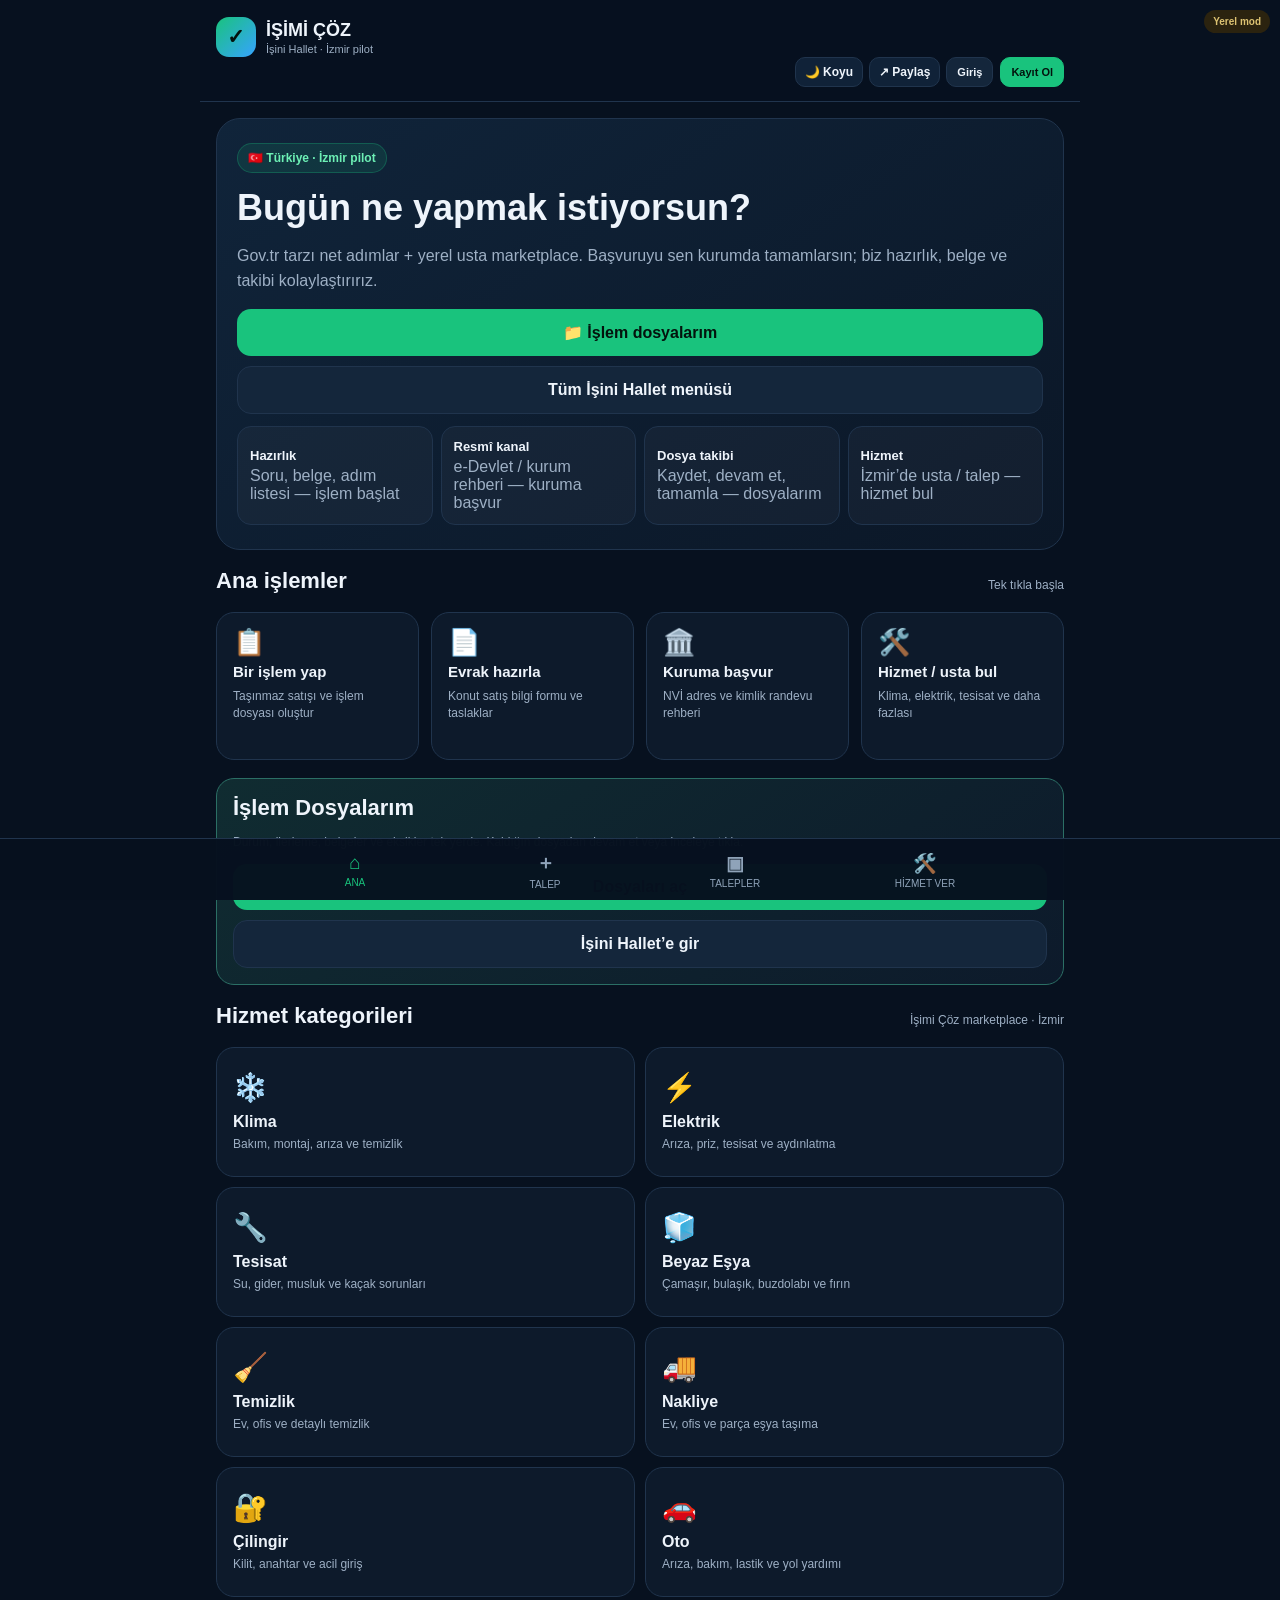
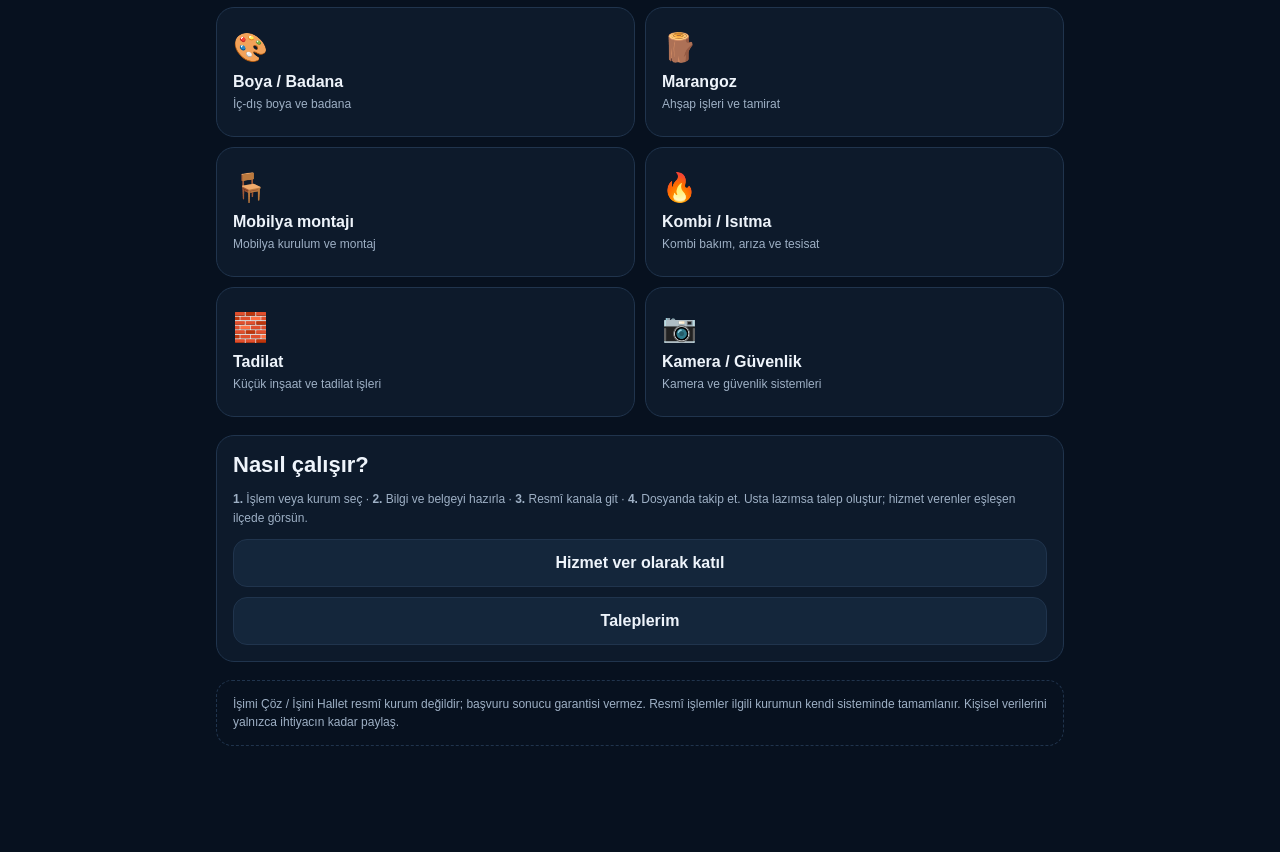
<file: index-126-fixed.html>
<!doctype html>
<html lang="tr">
<head>
<meta charset="utf-8">
<meta name="viewport" content="width=device-width,initial-scale=1,maximum-scale=1,user-scalable=no">
<meta name="theme-color" content="#07111f">
<title>İşimi Çöz — İzmir</title>
<style>
*{box-sizing:border-box}html,body{margin:0;padding:0;background:#07111f;color:#eef4fb;font-family:Arial,Helvetica,sans-serif}
body{min-height:100vh}button,input,select,textarea{font:inherit}button{cursor:pointer}a{text-decoration:none;color:inherit}
:root{--bg:#07111f;--card:#0d1a2b;--card2:#102238;--line:#20344d;--text:#eef4fb;--muted:#9eb0c5;--primary:#19c37d;--danger:#ef5350;--warning:#f5b942}
html[data-theme="light"]{--bg:#f4f7fb;--card:#ffffff;--card2:#eef3f8;--line:#d5dee8;--text:#122033;--muted:#5a6b7d;--primary:#0f9f63;--danger:#d32f2f;--warning:#c48a00}
html[data-theme="light"] body{background:var(--bg);color:var(--text)}
html[data-theme="light"] .top{background:rgba(255,255,255,.96)}
html[data-theme="light"] .hero{background:linear-gradient(145deg,#e8f5ef,#f4f7fb);border-color:var(--line)}
html[data-theme="light"] .card,html[data-theme="light"] .actionCard,html[data-theme="light"] .trustItem{background:var(--card);color:var(--text)}
.headerTools{display:flex;align-items:center;gap:6px;margin-left:auto;flex-wrap:wrap;justify-content:flex-end}
.iconBtn{border:1px solid var(--line);background:var(--card2);color:var(--text);border-radius:10px;padding:7px 9px;font-size:12px;font-weight:700;cursor:pointer;white-space:nowrap}
.iconBtn:hover{border-color:rgba(25,195,125,.45)}
@media(max-width:420px){.brand small{display:none}.iconBtn{padding:7px 8px;font-size:11px}.authUser{max-width:90px;overflow:hidden;text-overflow:ellipsis;white-space:nowrap;display:inline-block}}
.app{max-width:880px;margin:auto;min-height:100vh;padding-bottom:90px}.top{padding:17px 16px 14px;border-bottom:1px solid var(--line);background:rgba(7,17,31,.97);position:sticky;top:0;z-index:20}
.brand{display:flex;align-items:center;gap:10px}.logo{width:40px;height:40px;border-radius:13px;background:linear-gradient(135deg,var(--primary),#36a3ff);display:grid;place-items:center;font-size:21px;font-weight:900;color:#03120d}
.brand strong{font-size:18px}.brand small{display:block;color:var(--muted);font-size:11px;margin-top:2px}main{padding:16px}
.hero{background:linear-gradient(145deg,#10243a,#0b1727);border:1px solid var(--line);border-radius:24px;padding:24px 20px;margin-bottom:16px}
.badge{display:inline-flex;align-items:center;gap:6px;padding:7px 10px;border-radius:99px;background:rgba(25,195,125,.12);border:1px solid rgba(25,195,125,.28);color:#6df0b5;font-size:12px;font-weight:700}
h1{font-size:30px;line-height:1.08;margin:16px 0 10px}h2{font-size:22px;margin:0 0 8px}h3{font-size:16px;margin:0 0 6px}p{line-height:1.55}.muted{color:var(--muted)}.small{font-size:12px}
.platformShell{max-width:880px}
.actionGrid{display:grid;grid-template-columns:1fr 1fr;gap:12px}
@media(min-width:720px){.actionGrid{grid-template-columns:repeat(4,1fr)}.hero h1{font-size:36px}}
.actionCard{display:flex;flex-direction:column;align-items:flex-start;gap:8px;min-height:148px;text-align:left;padding:16px;border-radius:18px;border:1px solid var(--line);background:var(--card);color:var(--text);transition:.15s border-color,.15s transform}
.actionCard:hover{border-color:rgba(25,195,125,.45);transform:translateY(-1px)}
.actionCard .emoji{font-size:26px;line-height:1}
.actionCard strong{font-size:15px}
.actionCard span{font-size:12px;color:var(--muted);line-height:1.4}
.trustRow{display:grid;grid-template-columns:1fr 1fr;gap:8px;margin-top:12px}
@media(min-width:720px){.trustRow{grid-template-columns:repeat(4,1fr)}}
.trustItem{background:rgba(255,255,255,.03);border:1px solid var(--line);border-radius:14px;padding:12px;font-size:12px;color:var(--muted)}button.trustItem:hover{border-color:rgba(25,195,125,.45);color:var(--text)}
.trustItem b{display:block;color:var(--text);font-size:13px;margin-bottom:4px}
.homeFooterNote{margin-top:18px;padding:14px 16px;border-radius:16px;border:1px dashed var(--line);color:var(--muted);font-size:12px;line-height:1.5}
.splitActions{display:flex;flex-wrap:wrap;gap:10px;margin-top:12px}

.grid{display:grid;grid-template-columns:repeat(2,1fr);gap:10px}.card{background:var(--card);border:1px solid var(--line);border-radius:18px;padding:16px}
.service{min-height:130px;text-align:left;color:var(--text);transition:.15s transform,.15s border-color}.service:hover{border-color:#315270}.service:active{transform:scale(.98)}
.service .emoji{font-size:28px}.service strong{display:block;margin-top:9px;font-size:16px}.service span{display:block;color:var(--muted);font-size:12px;line-height:1.4;margin-top:5px}
.actions{display:grid;grid-template-columns:1fr 1fr;gap:10px;margin:16px 0}.btn{width:100%;border:0;border-radius:14px;padding:14px 15px;font-weight:800}.btn.primary{background:var(--primary);color:#03130d}.btn.secondary{background:#14263b;color:var(--text);border:1px solid var(--line)}.btn.danger{background:#4a1f25;color:#ffb5b3;border:1px solid #6a2b32}.btn.smallBtn{padding:10px 12px;font-size:13px}
.section{margin-top:18px}.sectionTitle{display:flex;justify-content:space-between;align-items:center;margin-bottom:10px}.formCard{background:var(--card);border:1px solid var(--line);border-radius:20px;padding:18px;margin-bottom:14px}
label{display:block;font-size:13px;font-weight:700;margin:14px 0 7px}input,select,textarea{width:100%;background:#081523;color:var(--text);border:1px solid #29415d;border-radius:12px;padding:13px;outline:none}input:focus,select:focus,textarea:focus{border-color:var(--primary)}
textarea{min-height:120px;resize:vertical}.row{display:grid;grid-template-columns:1fr 1fr;gap:10px}.checks{display:grid;grid-template-columns:1fr 1fr;gap:8px}.check{display:flex;align-items:center;gap:8px;background:#091827;border:1px solid var(--line);padding:10px;border-radius:12px;font-size:13px}.check input{width:auto}
.notice,.success,.warning,.error{padding:12px;border-radius:13px;font-size:13px;line-height:1.5;margin:12px 0}.notice{background:#0b2030;border:1px solid #1e4c66;color:#b9ddf2}.success{background:#0b2b20;border:1px solid #185d43;color:#8bf1c4}.warning{background:#30260e;border:1px solid #65501a;color:#f5d77c}.error{background:#35181b;border:1px solid #70272d;color:#ffb6b8}
.request{background:var(--card);border:1px solid var(--line);border-radius:18px;padding:16px;margin-bottom:11px}.requestTop{display:flex;justify-content:space-between;gap:10px}.status{padding:5px 9px;border-radius:99px;background:rgba(245,185,66,.12);color:#ffd76b;font-size:11px;font-weight:800;height:max-content}
.meta{display:flex;flex-wrap:wrap;gap:8px;color:var(--muted);font-size:12px;margin:10px 0}.meta span{background:#091827;padding:6px 8px;border-radius:8px}.description{background:#091827;border-radius:12px;padding:11px;font-size:13px;line-height:1.5;margin:10px 0}
.profileHeader{display:flex;align-items:center;gap:13px;padding:16px;background:var(--card);border:1px solid var(--line);border-radius:18px}.avatar{width:52px;height:52px;border-radius:50%;display:grid;place-items:center;background:#17334d;font-weight:900;font-size:18px}
.activeDot{width:9px;height:9px;background:var(--primary);border-radius:50%;display:inline-block;margin-right:5px}.empty{text-align:center;padding:28px 15px;color:var(--muted)}
.connection{position:fixed;top:10px;right:10px;z-index:100;padding:6px 9px;border-radius:99px;font-size:10px;font-weight:bold;opacity:.9}.connection.online{background:#0b2b20;color:#8bf1c4}.connection.offline{background:#30260e;color:#f5d77c}
.bottom{position:fixed;bottom:0;left:0;right:0;background:rgba(7,17,31,.98);border-top:1px solid var(--line);z-index:30}.bottomInner{max-width:760px;margin:auto;display:grid;grid-template-columns:repeat(4,1fr)}
.navBtn{border:0;background:transparent;color:#8fa3b9;padding:11px 4px 10px;font-size:10px}.navBtn b{display:block;font-size:19px;margin-bottom:3px}.navBtn.active{color:var(--primary)}
.back{margin-bottom:12px}.hidden{display:none!important}@media(max-width:430px){main{padding:12px}.hero{padding:20px 16px}h1{font-size:27px}.grid{gap:8px}.service{padding:13px;min-height:122px}.row{grid-template-columns:1fr}}


.authBar{display:flex;align-items:center;gap:7px}.authBtn{border:1px solid var(--line);background:#14263b;color:var(--text);border-radius:10px;padding:8px 10px;font-size:11px;font-weight:800;cursor:pointer}.authBtn.primary{background:var(--primary);color:#03130d;border-color:var(--primary)}.authUser{max-width:130px;overflow:hidden;text-overflow:ellipsis;white-space:nowrap;color:var(--muted);font-size:11px;font-weight:700}
.modal{position:fixed;inset:0;background:rgba(0,0,0,.76);z-index:9999;display:flex;align-items:center;justify-content:center;padding:16px}.modalCard{width:min(430px,100%);background:var(--card);border:1px solid var(--line);border-radius:20px;padding:20px;max-height:90vh;overflow:auto}.modalCard h2{margin-top:0}.authError{background:#35181b;border:1px solid #70272d;color:#ffb6b8;padding:10px;border-radius:10px;font-size:12px;margin-top:10px}
</style>
</head>
<body>
<div id="connectionStatus" class="connection offline">Supabase bağlanıyor...</div>
<div class="app">
<header class="top"><div class="brand"><div class="logo">✓</div><div><strong>İŞİMİ ÇÖZ</strong><small>İşini Hallet · İzmir pilot</small></div></div><div class="headerTools"><button type="button" class="iconBtn" id="themeToggleBtn" onclick="toggleAppTheme()" aria-label="Tema">🌙 Koyu</button><button type="button" class="iconBtn" id="shareSiteBtn" onclick="shareAppSite()" aria-label="Paylaş">↗ Paylaş</button><div id="authArea" style="display:flex;gap:7px;align-items:center"></div></div></header>
<main id="app"></main></div>
<nav class="bottom"><div class="bottomInner">
<button class="navBtn" id="navHome" onclick="showHome()"><b>⌂</b>ANA</button>
<button class="navBtn" id="navRequest" onclick="showRequest()"><b>＋</b>TALEP</button>
<button class="navBtn" id="navRequests" onclick="showRequests()"><b>▣</b>TALEPLER</button>
<button class="navBtn" id="navProvider" onclick="showProviderEntry()"><b>🛠️</b>HİZMET VER</button>
</div></nav>

<script>
const SUPABASE_URL="https://zvffspbowdzvrrzefhkr.supabase.co";
const SUPABASE_KEY="sb_publishable_L_qb9Q4fHktE51PEqEhTAg_O4R0eDiW";

const SERVICES={
 klima:{name:"Klima",emoji:"❄️",desc:"Bakım, montaj, arıza ve temizlik"},
 elektrik:{name:"Elektrik",emoji:"⚡",desc:"Arıza, priz, tesisat ve aydınlatma"},
 tesisat:{name:"Tesisat",emoji:"🔧",desc:"Su, gider, musluk ve kaçak sorunları"},
 beyaz:{name:"Beyaz Eşya",emoji:"🧊",desc:"Çamaşır, bulaşık, buzdolabı ve fırın"},
 temizlik:{name:"Temizlik",emoji:"🧹",desc:"Ev, ofis ve detaylı temizlik"},
 nakliye:{name:"Nakliye",emoji:"🚚",desc:"Ev, ofis ve parça eşya taşıma"},
 cilingir:{name:"Çilingir",emoji:"🔐",desc:"Kilit, anahtar ve acil giriş"},
 oto:{name:"Oto",emoji:"🚗",desc:"Arıza, bakım, lastik ve yol yardımı"},
 boya:{name:"Boya / Badana",emoji:"🎨",desc:"İç-dış boya ve badana"},
 marangoz:{name:"Marangoz",emoji:"🪵",desc:"Ahşap işleri ve tamirat"},
 montaj:{name:"Mobilya montajı",emoji:"🪑",desc:"Mobilya kurulum ve montaj"},
 kombi:{name:"Kombi / Isıtma",emoji:"🔥",desc:"Kombi bakım, arıza ve tesisat"},
 tadilat:{name:"Tadilat",emoji:"🧱",desc:"Küçük inşaat ve tadilat işleri"},
 kamera:{name:"Kamera / Güvenlik",emoji:"📷",desc:"Kamera ve güvenlik sistemleri"}
};

const DISTRICTS=[...new Set(["Aliağa","Balçova","Bayındır","Bayraklı","Bergama","Beydağ","Bornova","Buca","Çeşme","Çiğli","Dikili","Foça","Gaziemir","Güzelbahçe","Karabağlar","Karaburun","Karşıyaka","Konak","Menemen","Menderes","Narlıdere","Ödemiş","Seferihisar","Selçuk","Tire","Torbalı","Urla","Kiraz","Kemalpaşa","Kınık"])];

const KEYS={requests:"isimi_coz_requests_v5",provider:"isimi_coz_provider_v5",providerLogged:"isimi_coz_provider_logged_v5"};

function read(k,f){try{const x=localStorage.getItem(k);return x?JSON.parse(x):f}catch(e){return f}}
function write(k,v){localStorage.setItem(k,JSON.stringify(v))}
function getRequests(){return read(KEYS.requests,[])}
function getProvider(){return read(KEYS.provider,null)}
function providerLogged(){return read(KEYS.providerLogged,false)}
function escapeHTML(v){return String(v??"").replaceAll("&","&amp;").replaceAll("<","&lt;").replaceAll(">","&gt;").replaceAll('"',"&quot;").replaceAll("'","&#039;")}
function app(h){document.getElementById("app").innerHTML=h;window.scrollTo(0,0)}
function setNav(a){["navHome","navRequest","navRequests","navProvider"].forEach(id=>document.getElementById(id)?.classList.remove("active"));if(a)document.getElementById(a)?.classList.add("active")}
function setConnection(ok,text){const e=document.getElementById("connectionStatus");if(!e)return;e.className="connection "+(ok?"online":"offline");e.textContent=text||(ok?"Supabase bağlı ✓":"Yerel mod")}

async function supabaseRequest(method,path,body=null){
 const o={method,headers:{"apikey":SUPABASE_KEY,"Authorization":"Bearer "+SUPABASE_KEY,"Content-Type":"application/json","Accept":"application/json","Prefer":"return=representation"}};
 if(body!==null)o.body=JSON.stringify(body);
 const r=await fetch(SUPABASE_URL+"/rest/v1/"+path,o);
 const t=await r.text();let d=null;try{d=t?JSON.parse(t):null}catch(e){d=t}
 if(!r.ok)throw new Error(d?.message||d?.details||d?.hint||"Supabase işlemi başarısız.");
 return d;
}

async function supabaseAuthRequest(method,path,body=null){
 const session=getAuthSession();
 const token=session?.access_token;
 if(!token)throw new Error("Bu işlem dosyasını kaydetmek için önce giriş yapmalısınız.");
 const o={method,headers:{"apikey":SUPABASE_KEY,"Authorization":"Bearer "+token,"Content-Type":"application/json","Accept":"application/json","Prefer":"return=representation"}};
 if(body!==null)o.body=JSON.stringify(body);
 const r=await fetch(SUPABASE_URL+"/rest/v1/"+path,o);
 const t=await r.text();let d=null;try{d=t?JSON.parse(t):null}catch(e){d=t}
 if(!r.ok)throw new Error(d?.message||d?.details||d?.hint||"Yetkili Supabase işlemi başarısız.");
 return d;
}

function normalize(v){
 return String(v??"").trim().toLowerCase()
 .normalize("NFD").replace(/[\u0300-\u036f]/g,"")
 .replace(/ı/g,"i").replace(/İ/g,"i");
}
function pick(o,names,def=""){for(const n of names){if(o&&o[n]!==undefined&&o[n]!==null)return o[n]}return def}
function serviceKeyFromValue(v){
 const x=normalize(v);
 for(const [k,s] of Object.entries(SERVICES)){
  if(x===normalize(k)||x===normalize(s.name))return k;
 }
 return String(v??"").trim();
}

async function testSupabase(){
 try{await supabaseRequest("GET","talepler?select=id&limit=1");setConnection(true,"Supabase bağlı ✓");return true}
 catch(e){console.error(e);setConnection(false,"Yerel mod");return false}
}

async function loadRequestsFromSupabase(opts={}){
 const mineOnly=!!opts.mineOnly;
 try{
  let path="talepler?select=*&order=created_at.desc&limit=200";
  if(mineOnly){
   const session=getAuthSession();
   const uid=session?.user?.id;
   if(!uid){
    // Giriş yok: sunucudan kişisel talep çekme; yalnızca cihazdaki kendi yedekleri (user_id yok/local)
    return getRequests().filter(r=>!r.user_id&&!r.customer_id);
   }
   // Kendi kayıtları: user_id (tercih) — kolon yoksa sorgu hata verir, catch local fallback
   path="talepler?select=*&user_id=eq."+encodeURIComponent(uid)+"&order=created_at.desc&limit=200";
  }
  const data=await supabaseRequest("GET",path);
  if(Array.isArray(data)){
   let mapped=data.map(mapRequest);
   if(mineOnly){
    const session=getAuthSession();
    const uid=session?.user?.id;
    if(uid)mapped=mapped.filter(r=>!r.user_id&&!r.customer_id||r.user_id===uid||r.customer_id===uid);
    write(KEYS.requests,mapped);
   }else{
    // Sağlayıcı eşleştirme için gelen liste — RLS asıl koruma; istemci yine de saklar
    write(KEYS.requests,mapped);
   }
   setConnection(true,"Supabase bağlı ✓");
   return mapped;
  }
 }catch(e){
  console.warn("Talepler alınamadı:",e);
  if(mineOnly){
   const session=getAuthSession();
   const uid=session?.user?.id;
   if(!uid)return getRequests().filter(r=>!r.user_id&&!r.customer_id);
   return getRequests().filter(r=>r.user_id===uid||r.customer_id===uid||(!r.user_id&&!r.customer_id));
  }
 }
 return mineOnly?[]:getRequests();
}
function mapRequest(r){
 const kategori=pick(r,["kategori","category","service"],"");
 return {
  id:pick(r,["talep_no","id"],""),
  talep_no:pick(r,["talep_no","request_no","id"],""),
  service:serviceKeyFromValue(kategori),kategori:kategori,
  description:pick(r,["aciklama","description"],""),
  aciklama:pick(r,["aciklama","description"],""),
  il:pick(r,["il","city"],"İzmir"),
  district:pick(r,["ilce","district"],""),ilce:pick(r,["ilce","district"],""),
  neighborhood:pick(r,["mahalle","neighborhood"],""),mahalle:pick(r,["mahalle","neighborhood"],""),
  urgency:pick(r,["aciliyet","urgency"],""),
  aciliyet:pick(r,["aciliyet","urgency"],""),
  name:pick(r,["ad_soyad","name"],""),ad_soyad:pick(r,["ad_soyad","name"],""),
  phone:pick(r,["telefon","phone"],""),telefon:pick(r,["telefon","phone"],""),
  status:pick(r,["durum","status"],"Beklemede"),durum:pick(r,["durum","status"],"Beklemede"),
  createdAt:pick(r,["created_at","createdAt"],""),
  user_id:pick(r,["user_id","owner_id"],null),
  customer_id:pick(r,["customer_id"],null)
 };
}

/* ---------------- PROVIDER DATA: SUPABASE ---------------- */

async function loadProvidersFromSupabase(){
 try{
  const rows=await supabaseRequest("GET","providers?select=*&limit=500");
  if(!Array.isArray(rows))return [];
  const providers=rows.map(mapProvider);
  setConnection(true,"Supabase bağlı ✓");
  return providers;
 }catch(e){
  console.error("providers okunamadı:",e);
  return [];
 }
}

async function loadCategories(){
 try{
  const rows=await supabaseRequest("GET","categories?select=*&limit=500");
  return Array.isArray(rows)?rows:[];
 }catch(e){console.warn("categories okunamadı:",e);return []}
}

async function loadProviderCategories(){
 try{
  const rows=await supabaseRequest("GET","provider_categories?select=*&limit=1000");
  return Array.isArray(rows)?rows:[];
 }catch(e){console.warn("provider_categories okunamadı:",e);return []}
}

function mapProvider(r){
 return {
  id:pick(r,["id","provider_id"],""),
  name:pick(r,["name","ad","ad_soyad","business_name","isletme"],"Hizmet Sağlayıcı"),
  phone:pick(r,["phone","telefon","telefon_numarasi"],""),
  category:pick(r,["category","kategori","category_id"],""),
  city:pick(r,["il","city"],"İzmir"),
  district:pick(r,["ilce","district"],""),
  neighborhood:pick(r,["mahalle","neighborhood"],""),
  description:pick(r,["description","aciklama"],""),
  active:pick(r,["active","aktif"],true)!==false,
  services:[]
 };
}

function categoryValueFromRow(row,categories){
 const raw=pick(row,["category_id","kategori_id","category","kategori"],"");
 if(!raw)return "";
 const c=categories.find(x=>String(x.id)===String(raw));
 if(c)return pick(c,["name","name_tr","ad","kategori"],raw);
 return raw;
}

async function enrichProviders(providers){
 const [cats,links]=await Promise.all([loadCategories(),loadProviderCategories()]);
 const byId={};
 providers.forEach(p=>byId[String(p.id)]=p);

 links.forEach(link=>{
  const pid=pick(link,["provider_id","providers_id","provider"],"");
  const val=categoryValueFromRow(link,cats);
  if(byId[String(pid)]&&val)byId[String(pid)].services.push(serviceKeyFromValue(val));
 });

 providers.forEach(p=>{
  const direct=p.category;
  if(direct&&!p.services.length)p.services=[serviceKeyFromValue(direct)];
  p.services=[...new Set(p.services.filter(Boolean))];
 });
 return providers;
}

function providerMatchesRequest(p,r){
 if(!p.active)return false;
 const ps=(p.services||[]).map(serviceKeyFromValue);
 const rk=serviceKeyFromValue(r.kategori||r.service);
 const district=normalize(p.district),rd=normalize(r.ilce||r.district);
 const city=normalize(p.city),rc=normalize(r.il||"İzmir");
 const categoryOK=ps.length?ps.includes(rk):true;
 const districtOK=district?district===rd:true;
 const cityOK=!city||!rc||city===rc||city==="izmir";
 return categoryOK&&districtOK&&cityOK;
}

/* ---------------- HOME ---------------- */

function showHome(){
  setNav("navHome");
  app(`<section class="hero">
    <span class="badge">🇹🇷 Türkiye · İzmir pilot</span>
    <h1>Bugün ne yapmak istiyorsun?</h1>
    <p class="muted">Gov.tr tarzı net adımlar + yerel usta marketplace. Başvuruyu sen kurumda tamamlarsın; biz hazırlık, belge ve takibi kolaylaştırırız.</p>
    <div class="splitActions">
      <button class="btn primary" type="button" onclick="openHalletAction('showCases')">📁 İşlem dosyalarım</button>
      <button id="openHalletButton" class="btn secondary hallet-launch" type="button">Tüm İşini Hallet menüsü</button>
    </div>
    <div class="trustRow">
      <button type="button" class="trustItem" style="cursor:pointer;text-align:left;width:100%;font:inherit" onclick="openHalletAction('showIslemMenu')"><b>Hazırlık</b>Soru, belge, adım listesi — işlem başlat</button>
      <button type="button" class="trustItem" style="cursor:pointer;text-align:left;width:100%;font:inherit" onclick="openHalletAction('showKurum')"><b>Resmî kanal</b>e-Devlet / kurum rehberi — kuruma başvur</button>
      <button type="button" class="trustItem" style="cursor:pointer;text-align:left;width:100%;font:inherit" onclick="openHalletAction('showCases')"><b>Dosya takibi</b>Kaydet, devam et, tamamla — dosyalarım</button>
      <button type="button" class="trustItem" style="cursor:pointer;text-align:left;width:100%;font:inherit" onclick="showRequest()"><b>Hizmet</b>İzmir’de usta / talep — hizmet bul</button>
    </div>
  </section>

  <div class="section">
    <div class="sectionTitle"><h2>Ana işlemler</h2><span class="small muted">Tek tıkla başla</span></div>
    <div class="actionGrid">
      <button class="actionCard" type="button" onclick="openHalletAction('showIslemMenu')"><div class="emoji">📋</div><strong>Bir işlem yap</strong><span>Taşınmaz satışı ve işlem dosyası oluştur</span></button>
      <button class="actionCard" type="button" onclick="openHalletAction('showEvrak')"><div class="emoji">📄</div><strong>Evrak hazırla</strong><span>Konut satış bilgi formu ve taslaklar</span></button>
      <button class="actionCard" type="button" onclick="openHalletAction('showKurum')"><div class="emoji">🏛️</div><strong>Kuruma başvur</strong><span>NVİ adres ve kimlik randevu rehberi</span></button>
      <button class="actionCard" type="button" onclick="showRequest()"><div class="emoji">🛠️</div><strong>Hizmet / usta bul</strong><span>Klima, elektrik, tesisat ve daha fazlası</span></button>
    </div>
  </div>

  <div class="section card" style="border-color:#2b6f65;background:linear-gradient(145deg,#102c31,#0d1a2b)">
    <h2>İşlem Dosyalarım</h2>
    <p class="muted small">Durum, ilerleme, belgeler ve eksikler tek yerde. Kaldığın dosyadan devam et veya inceleye tıkla.</p>
    <div class="splitActions">
      <button class="btn primary" type="button" onclick="openHalletAction('showCases')">Dosyaları aç</button>
      <button class="btn secondary" type="button" onclick="openHalletAction('showGate')">İşini Hallet’e gir</button>
    </div>
  </div>

  <div class="section">
    <div class="sectionTitle"><h2>Hizmet kategorileri</h2><span class="small muted">İşimi Çöz marketplace · İzmir</span></div>
    <div class="grid">${Object.entries(SERVICES).map(([k,s])=>`<button class="card service" type="button" onclick="showRequest('${k}')"><div class="emoji">${s.emoji}</div><strong>${s.name}</strong><span>${s.desc}</span></button>`).join("")}</div>
  </div>

  <div class="section card">
    <h2>Nasıl çalışır?</h2>
    <p class="muted small"><strong>1.</strong> İşlem veya kurum seç · <strong>2.</strong> Bilgi ve belgeyi hazırla · <strong>3.</strong> Resmî kanala git · <strong>4.</strong> Dosyanda takip et. Usta lazımsa talep oluştur; hizmet verenler eşleşen ilçede görsün.</p>
    <div class="splitActions">
      <button class="btn secondary" type="button" onclick="showProviderEntry()">Hizmet ver olarak katıl</button>
      <button class="btn secondary" type="button" onclick="showRequests()">Taleplerim</button>
    </div>
  </div>

  <div class="homeFooterNote">İşimi Çöz / İşini Hallet resmî kurum değildir; başvuru sonucu garantisi vermez. Resmî işlemler ilgili kurumun kendi sisteminde tamamlanır. Kişisel verilerini yalnızca ihtiyacın kadar paylaş.</div>`);
}

function openHallet(){
  try{
    if(window.Hallet && typeof window.Hallet.showGate === "function"){
      window.Hallet.showGate();
      return;
    }
    console.error("İşini Hallet modülü yüklenemedi.");
    alert("İşini Hallet modülü şu anda yüklenemedi. Lütfen sayfayı yenileyin.");
  }catch(error){
    console.error("İşini Hallet açılış hatası:",error);
    alert("İşini Hallet açılırken bir hata oluştu. Lütfen sayfayı yenileyin.");
  }
}
function openHalletAction(fnName){
  try{
    if(window.Hallet && typeof window.Hallet[fnName] === "function"){
      window.Hallet[fnName]();
      return;
    }
    openHallet();
  }catch(error){
    console.error("İşini Hallet aksiyon hatası:",error);
    openHallet();
  }
}

/* ---------------- REQUEST ---------------- */

function serviceOptions(selected=""){return `<option value="">Kategori seç</option>`+Object.entries(SERVICES).map(([k,s])=>`<option value="${k}" ${k===selected?"selected":""}>${s.emoji} ${s.name}</option>`).join("")}
function districtOptions(selected=""){return `<option value="">İlçe seç</option>`+DISTRICTS.map(d=>`<option value="${escapeHTML(d)}" ${d===selected?"selected":""}>${escapeHTML(d)}</option>`).join("")}
function makeRequestNumber(){const d=new Date();return `IC-${d.getFullYear()}${String(d.getMonth()+1).padStart(2,"0")}${String(d.getDate()).padStart(2,"0")}-${Math.floor(1000+Math.random()*9000)}`}

function showRequest(preselected=""){
 setNav("navRequest");
 app(`<div class="back"><button class="btn secondary smallBtn" onclick="showHome()">← Ana sayfaya dön</button></div>
 <div class="formCard"><span class="badge">📋 YENİ HİZMET TALEBİ</span><h1>İhtiyacını anlat.</h1><p class="muted small">Sorununu açıkça anlat. Böylece doğru hizmet sağlayıcısına ulaşmak kolaylaşır.</p>
 <label>Hizmet kategorisi *</label><select id="reqService">${serviceOptions(preselected)}</select>
 <label>Sorunun / ihtiyacın *</label><textarea id="reqDescription" maxlength="1000" placeholder="Örneğin: Klima çalışıyor fakat yeterince soğutmuyor."></textarea><div class="small muted" id="charCount">0/1000</div>
 <div class="row"><div><label>İl *</label><select id="reqCity"><option value="İzmir" selected>İzmir</option></select></div><div><label>İlçe *</label><select id="reqDistrict">${districtOptions()}</select></div></div>
 <label>Mahalle</label><input id="reqNeighborhood" placeholder="Mahalle adı">
 <label>Ne zaman gerekli?</label><select id="reqUrgency"><option value="Acil">🔴 Acil</option><option value="Bugün" selected>🟡 Bugün</option><option value="Uygun zamanda">🟢 Uygun zamanda</option></select>
 <label>Adınız *</label><input id="reqName" placeholder="Adınız Soyadınız" autocomplete="name">
 <label>Telefon *</label><input id="reqPhone" type="tel" inputmode="tel" placeholder="05xxxxxxxxx" autocomplete="tel">
 <div class="notice">🔒 Bilgileriniz hizmet talebinin oluşturulması amacıyla kullanılır.</div>
 <button class="btn primary" id="createRequestButton" onclick="createRequest()">TALEBİ OLUŞTUR</button></div>`);
 document.getElementById("reqDescription")?.addEventListener("input",e=>document.getElementById("charCount").textContent=e.target.value.length+"/1000");
}

async function createRequest(){
 const g=id=>document.getElementById(id)?.value.trim();
 const service=document.getElementById("reqService").value,description=g("reqDescription"),city=g("reqCity"),district=g("reqDistrict"),neighborhood=g("reqNeighborhood"),urgency=document.getElementById("reqUrgency").value,name=g("reqName"),phone=g("reqPhone");
 if(!service)return alert("Lütfen hizmet kategorisini seç.");
 if(description.length<5)return alert("Lütfen ihtiyacınızı biraz daha açık anlat.");
 if(!district)return alert("Lütfen ilçe seç.");
 if(!name)return alert("Lütfen adınızı ve soyadınızı yaz.");
 if(!phone)return alert("Lütfen telefon numaranızı yaz.");
 const b=document.getElementById("createRequestButton");b.disabled=true;b.textContent="TALEP KAYDEDİLİYOR...";
 const talep_no=makeRequestNumber();
 const session=getAuthSession();
 const item={talep_no,kategori:service,aciklama:description,il:city,ilce:district,mahalle:neighborhood,aciliyet:urgency,ad_soyad:name,telefon:phone,durum:"Beklemede"};
 if(session?.user?.id){item.user_id=session.user.id;item.customer_id=session.user.id;}
 try{await supabaseRequest("POST","talepler",item);setConnection(true,"Supabase bağlı ✓");write(KEYS.requests,[{...mapRequest(item),createdAt:new Date().toISOString()},...getRequests()]);alert("Talebiniz başarıyla oluşturuldu.\n\nTalep No: "+talep_no)}catch(e){console.error(e);write(KEYS.requests,[{...mapRequest(item),createdAt:new Date().toISOString()},...getRequests()]);alert("Sunucu kaydı başarısız oldu; cihazdaki yedek kaydedildi.\n\n"+e.message)}
 b.disabled=false;b.textContent="TALEBİ OLUŞTUR";showRequests();
}

/* ---------------- REQUEST LIST ---------------- */

async function showRequests(){
 setNav("navRequests");
 const session=getAuthSession();
 if(!session?.user?.id){
  app(`<div class="back"><button class="btn secondary smallBtn" onclick="showHome()">← Ana sayfaya dön</button></div><span class="badge">▣ TALEPLERİM</span><h1>Oluşturduğun talepler.</h1><div class="card empty">🔒<h3>Giriş gerekli</h3><p>Taleplerini görmek için giriş yapmalısın. Başka kullanıcıların talepleri burada gösterilmez.</p><button class="btn primary" onclick="openAuthModal('login')">Giriş yap</button></div>`);
  return;
 }
 app(`<div class="back"><button class="btn secondary smallBtn" onclick="showHome()">← Ana sayfaya dön</button></div><span class="badge">▣ TALEPLERİM</span><h1>Oluşturduğun talepler.</h1><p class="muted small">Yalnızca senin taleplerin yükleniyor...</p><div class="card" id="requestsLoading" style="text-align:center">⏳ Talepler yükleniyor...</div>`);
 const requests=await loadRequestsFromSupabase({mineOnly:true}),area=document.getElementById("requestsLoading");if(!area)return;
 area.outerHTML=requests.length?requests.map(renderRequest).join(""):`<div class="card empty">📋<h3>Henüz talep yok</h3><p>İhtiyacını anlat, ilk talebini oluştur.</p><button class="btn primary" onclick="showRequest()">＋ Talep oluştur</button></div>`;
}
function renderRequest(r){
 const k=serviceKeyFromValue(r.service||r.kategori),s=SERVICES[k]||{name:r.kategori||"Hizmet",emoji:"🛠️"};
 return `<article class="request"><div class="requestTop"><div><h3>${s.emoji} ${escapeHTML(s.name)}</h3><div class="small muted">${escapeHTML(r.createdAt||"")}</div></div><span class="status">${escapeHTML(r.status||r.durum||"Beklemede")}</span></div><div class="description">“${escapeHTML(r.description||r.aciklama||"")}”</div><div class="meta"><span>📍 ${escapeHTML(r.ilce||"")}</span>${r.mahalle?`<span>🏘️ ${escapeHTML(r.mahalle)}</span>`:""}<span>⏱️ ${escapeHTML(r.aciliyet||"")}</span></div><div class="small muted">Talep No: <strong>${escapeHTML(r.talep_no||"")}</strong></div></article>`;
}

/* ---------------- PROVIDER ---------------- */

async function showProviderEntry(){
 setNav("navProvider");
 const local=getProvider();
 if(local&&providerLogged()){showProviderPanel(local);return}
 app(`<div class="back"><button class="btn secondary smallBtn" onclick="showHome()">← Ana sayfaya dön</button></div><div class="formCard"><span class="badge">🛠️ HİZMET SAĞLAYICI</span><h1>Hizmet Ver</h1><p class="muted small">Supabase'deki kayıtlı hizmet sağlayıcıları ve sana uygun talepleri yükleyelim.</p><button class="btn primary" onclick="loadProviderDirectory()">KAYITLI SAĞLAYICILARI GÖSTER</button><div id="providerDirectory"></div></div>`);
 await loadProviderDirectory();
}

async function loadProviderDirectory(){
 const box=document.getElementById("providerDirectory");if(!box)return;
 box.innerHTML=`<div class="card" style="margin-top:14px;text-align:center">⏳ Hizmet sağlayıcılar yükleniyor...</div>`;
 let providers=await loadProvidersFromSupabase();providers=await enrichProviders(providers);
 if(!providers.length){box.innerHTML=`<div class="warning">Supabase'de <strong>providers</strong> tablosundan okunabilir hizmet sağlayıcı kaydı bulunamadı.</div>`;return}
 box.innerHTML=`<div class="section"><h2>Hizmet sağlayıcılar</h2>${providers.map(p=>renderProviderCard(p)).join("")}</div>`;
}

function renderProviderCard(p){
 const cats=(p.services||[]).map(k=>SERVICES[k]?.name||k).filter(Boolean).join(", ")||"Kategori bilgisi yok";
 return `<article class="request"><div class="requestTop"><div><h3>🛠️ ${escapeHTML(p.name)}</h3><div class="small muted">${escapeHTML(p.city)} • ${escapeHTML(p.district)}</div></div><span class="status">${p.active?"Aktif":"Pasif"}</span></div><div class="meta"><span>🔧 ${escapeHTML(cats)}</span>${p.neighborhood?`<span>🏘️ ${escapeHTML(p.neighborhood)}</span>`:""}</div>${p.description?`<div class="description">${escapeHTML(p.description)}</div>`:""}${p.phone?`<a class="btn primary" style="display:block;text-align:center" href="tel:${escapeHTML(p.phone)}">📞 HİZMET SAĞLAYICIYI ARA</a>`:"<div class=\"warning\">Bu sağlayıcının telefon numarası kayıtlı değil.</div>"}<br><button class="btn secondary" onclick='openProviderById(${JSON.stringify(String(p.id))})'>📋 UYGUN TALEPLERİ GÖR</button></article>`;
}

async function openProviderById(id){
 let providers=await loadProvidersFromSupabase();providers=await enrichProviders(providers);const p=providers.find(x=>String(x.id)===String(id));
 if(p)showProviderPanel(p);else alert("Hizmet sağlayıcı bulunamadı.");
}

async function showProviderPanel(p){
 setNav("navProvider");
 app(`<div class="back"><button class="btn secondary smallBtn" onclick="showProviderEntry()">← Hizmet sağlayıcılara dön</button></div><div class="profileHeader"><div class="avatar">${escapeHTML((p.name||"U").charAt(0).toUpperCase())}</div><div style="flex:1"><strong>${escapeHTML(p.name)}</strong><div class="small muted"><span class="activeDot"></span>${p.active?"Aktif":"Pasif"} • ${escapeHTML(p.district)}</div></div></div><div class="grid section"><div class="card"><div style="font-size:24px">📋</div><strong id="matchCount">...</strong><div class="small muted">Uygun İş</div></div><div class="card"><div style="font-size:24px">🛠️</div><strong>${p.services.length}</strong><div class="small muted">Kategori</div></div></div><div class="section"><h2>📋 Sana Uygun Talepler</h2><div id="matchedRequests" class="card" style="text-align:center">⏳ Eşleşmeler aranıyor...</div></div>`);
 const requests=await loadRequestsFromSupabase();
 const suitable=requests.filter(r=>providerMatchesRequest(p,r));
 document.getElementById("matchCount").textContent=suitable.length;
 const box=document.getElementById("matchedRequests");
 if(!suitable.length){box.innerHTML=`<div class="empty">🔎<h3>Şimdilik uygun talep yok.</h3><p>Sağlayıcının kategorisi ve ilçesi ile eşleşen talepler burada görünecek.</p></div>`}
 else box.outerHTML=suitable.map(r=>renderProviderRequest(r)).join("");
}

function renderProviderRequest(r){
 const k=serviceKeyFromValue(r.service||r.kategori),s=SERVICES[k]||{name:r.kategori||"Hizmet",emoji:"🛠️"};
 const phone=r.telefon||r.phone||"";
 return `<article class="request"><div class="requestTop"><div><h3>${s.emoji} ${escapeHTML(s.name)}</h3><div class="small muted">Talep No: ${escapeHTML(r.talep_no||"")}</div></div><span class="status">${escapeHTML(r.aciliyet||"Beklemede")}</span></div><div class="description">${escapeHTML(r.aciklama||r.description||"")}</div><div class="meta"><span>📍 ${escapeHTML(r.ilce||r.district||"")}</span>${r.mahalle?`<span>🏘️ ${escapeHTML(r.mahalle)}</span>`:""}<span>👤 ${escapeHTML(r.ad_soyad||r.name||"")}</span></div>${phone?`<a class="btn primary" style="display:block;text-align:center" href="tel:${escapeHTML(phone)}">📞 MÜŞTERİYLE İLETİŞİME GEÇ</a>`:`<div class="warning">Bu talepte telefon numarası bulunmuyor.</div>`}</article>`;
}

/* ---------------- OPTIONAL LOCAL PROVIDER ---------------- */

function providerLogin(){write(KEYS.providerLogged,true);showProviderPanel(getProvider())}
function providerLogout(){write(KEYS.providerLogged,false);showProviderEntry()}

/* ---------------- START ---------------- */
async function startApp(){
  setConnection(false,"Supabase bağlanıyor...");
  try{showHome();}catch(error){
    console.error("Ana ekran başlatma hatası:",error);
    const root=document.getElementById("app");
    if(root)root.innerHTML=`<div class="error"><strong>Uygulama başlatılamadı.</strong><br><span class="small">Lütfen sayfayı yenileyin.</span></div>`;
  }
  await testSupabase();
}
startApp();
</script>


<script>
/* =========================================================
   HESAP: KAYIT / GİRİŞ — TEK DOSYA SÜRÜMÜ
   ========================================================= */
let currentAuthUser=null;
function authHeaders(token){return {"apikey":SUPABASE_KEY,"Authorization":"Bearer "+(token||SUPABASE_KEY),"Content-Type":"application/json"}}
function getAuthSession(){try{return JSON.parse(localStorage.getItem("isimi_coz_auth_session")||"null")}catch(e){return null}}
function saveAuthSession(session){if(session)localStorage.setItem("isimi_coz_auth_session",JSON.stringify(session));else localStorage.removeItem("isimi_coz_auth_session");updateAuthArea()}
function getAppTheme(){try{return localStorage.getItem('isimi-theme')||'dark';}catch(e){return 'dark';}}
function applyAppTheme(theme){const t=(theme==='light')?'light':'dark';document.documentElement.setAttribute('data-theme',t);try{localStorage.setItem('isimi-theme',t);}catch(e){}const btn=document.getElementById('themeToggleBtn');if(btn)btn.textContent=(t==='light')?'🌙 Koyu':'☀️ Açık';}
function toggleAppTheme(){applyAppTheme(getAppTheme()==='light'?'dark':'light');}
function shareAppSite(){const url=(typeof location!=='undefined'&&location.origin)?(location.origin+'/'):'https://isimi-coz.onrender.com/';const title='İşimi Çöz · İşini Hallet';const text='Resmî işlem hazırlığı ve yerel hizmet — İzmir pilot';if(navigator.share){navigator.share({title,text,url}).catch(()=>{});return;}try{if(navigator.clipboard&&navigator.clipboard.writeText){navigator.clipboard.writeText(url).then(()=>alert('Site bağlantısı kopyalandı.')).catch(()=>prompt('Bağlantıyı kopyala:',url));}else prompt('Bağlantıyı kopyala:',url);}catch(e){prompt('Bağlantıyı kopyala:',url);}}


function updateAuthArea(){
 const el=document.getElementById("authArea"); if(!el)return;
 const session=getAuthSession();
 if(session?.user){ currentAuthUser=session.user; const email=session.user.email||"Hesabım"; el.innerHTML='<div class="authBar"><span class="authUser">'+escapeHTML(email)+'</span><button class="authBtn" type="button" onclick="logoutUser()">Çıkış</button></div>'; }
 else { currentAuthUser=null; el.innerHTML='<div class="authBar"><button class="authBtn" type="button" onclick="openAuthModal(\'login\')">Giriş</button><button class="authBtn primary" type="button" onclick="openAuthModal(\'signup\')">Kayıt Ol</button></div>'; }
}
function openAuthModal(mode){
 document.getElementById("authModal")?.remove();
 const title=mode==='signup'?'Hesap oluştur':'Giriş yap';
 const button=mode==='signup'?'KAYIT OL':'GİRİŞ YAP';
 const switchText=mode==='signup'?'Zaten hesabın var mı?':'Hesabın yok mu?';
 const switchMode=mode==='signup'?'login':'signup';
 const switchLabel=mode==='signup'?'Giriş yap':'Kayıt ol';
 const html=`<div class="modal" id="authModal"><div class="modalCard"><div style="display:flex;justify-content:space-between;gap:10px;align-items:center"><h2>${title}</h2><button class="authBtn" type="button" onclick="closeAuthModal()">Kapat</button></div><label>E-posta</label><input id="authEmail" type="email" autocomplete="email" placeholder="ornek@email.com"><label>Şifre</label><input id="authPassword" type="password" autocomplete="${mode==='signup'?'new-password':'current-password'}" placeholder="En az 6 karakter"><div id="authError"></div><button class="btn primary" id="authSubmit" type="button" onclick="submitAuth('${mode}')">${button}</button><p class="muted small" style="text-align:center;margin-bottom:0">${switchText} <button class="authBtn" type="button" onclick="openAuthModal('${switchMode}')">${switchLabel}</button></p></div></div>`;
 document.body.insertAdjacentHTML('beforeend',html);
 setTimeout(()=>document.getElementById('authEmail')?.focus(),50);
}
function closeAuthModal(){document.getElementById("authModal")?.remove()}
async function submitAuth(mode){
 const email=document.getElementById('authEmail')?.value.trim(); const password=document.getElementById('authPassword')?.value; const err=document.getElementById('authError'); const btn=document.getElementById('authSubmit');
 if(!email||!password){if(err)err.innerHTML='<div class="authError">E-posta ve şifre gerekli.</div>';return}
 if(password.length<6){if(err)err.innerHTML='<div class="authError">Şifre en az 6 karakter olmalı.</div>';return}
 btn.disabled=true;btn.textContent='BEKLEYİN...';
 try{
   let url=SUPABASE_URL+'/auth/v1/'+(mode==='signup'?'signup':'token?grant_type=password');
   const r=await fetch(url,{method:'POST',headers:{"apikey":SUPABASE_KEY,"Content-Type":"application/json"},body:JSON.stringify({email,password})});
   const data=await r.json().catch(()=>({}));
   if(!r.ok)throw new Error(data.error_description||data.msg||data.message||'Kimlik doğrulama başarısız.');
   if(mode==='signup' && !data.access_token){
      closeAuthModal(); alert('Kayıt tamamlandı. E-posta doğrulaması açıksa gelen kutunu kontrol et, ardından giriş yap.'); return;
   }
   saveAuthSession(data); closeAuthModal(); alert(mode==='signup'?'Hesap oluşturuldu. ✓':'Giriş başarılı. ✓');
 }catch(e){if(err)err.innerHTML='<div class="authError">'+escapeHTML(e.message||String(e))+'</div>';}finally{if(btn){btn.disabled=false;btn.textContent=buttonText(mode)}}
}
function buttonText(mode){return mode==='signup'?'KAYIT OL':'GİRİŞ YAP'}
function logoutUser(){saveAuthSession(null);alert('Çıkış yapıldı.')}
updateAuthArea();

/* =========================================================
   İŞİNİ HALLET — TEK INDEX.HTML İÇİNE GÖMÜLÜ, BAĞIMSIZ AKIŞ
   ========================================================= */
(function(){
'use strict';
const H={step:0,answers:{},caseId:null,createdAt:null,dbId:null,status:null,module:null,kurumFlowId:null,documents:{},documentStatuses:{},documentFiles:{},caseSteps:[]};
const CASE_STEP_TEMPLATE=[
 {key:'precheck',title:'Ön kontrol',description:'Verilen bilgiler üzerinden satış için temel uygunluk kontrolü.',institution:'İşini Hallet',sort_order:1},
 {key:'documents',title:'Belgeleri tamamla',description:'Gerekli belgeleri yükle ve hazır olduklarını kontrol et.',institution:'İşini Hallet',sort_order:2},
 {key:'application',title:'Tapu başvurusu',description:'Güncel bilgilerle tapu başvurusunu ilgili resmî kanaldan başlat.',institution:'TKGM / Tapu Müdürlüğü',sort_order:3},
 {key:'fees',title:'Harç ve ödemeler',description:'Resmî bildirimdeki tapu harcı ve döner sermaye tutarlarını kontrol et.',institution:'Tapu / GİB',sort_order:4},
 {key:'completion',title:'Satışı tamamla',description:'Randevu ve satış işlemi tamamlandıktan sonra dosyanı güncelle.',institution:'Tapu Müdürlüğü',sort_order:5}
];
const KURUM_STEP_TEMPLATE=[
 {key:'info',title:'Başvuru bilgilerini tamamla',description:'Kurum ve başvuru türüne göre gerekli ön bilgileri tamamla.',institution:'İşini Hallet',sort_order:1},
 {key:'documents',title:'Belgeleri hazırla',description:'Gerekli belgeleri hazırla ve dosyana ekle.',institution:'İşini Hallet',sort_order:2},
 {key:'official',title:'Resmî kanala git',description:'Başvuruyu ilgili resmî kurum sisteminde başlat.',institution:'e-Devlet / Kurum',sort_order:3},
 {key:'submit',title:'Başvuruyu tamamla',description:'Resmî kanaldaki başvurunu tamamladığını not et.',institution:'Kullanıcı',sort_order:4},
 {key:'close',title:'İşlemi kapat',description:'Dosyayı gözden geçirip tamamlandı olarak işaretle.',institution:'İşini Hallet',sort_order:5}
];
const ARAC_STEP_TEMPLATE=[
 {key:'precheck',title:'Ön bilgiler',description:'Satış niyeti ve araç durumu için ön kontrol.',institution:'İşini Hallet',sort_order:1},
 {key:'vehicle',title:'Araç ve taraflar',description:'Marka/model, plaka (isteğe bağlı) ve alıcı hazırlığı.',institution:'İşini Hallet',sort_order:2},
 {key:'documents',title:'Belge kontrol listesi',description:'Hazırlaman gereken belgeleri işaretle (yükleme isteğe bağlı).',institution:'İşini Hallet',sort_order:3},
 {key:'official',title:'Resmî kanal',description:'Noter ve e-Devlet yönlendirmesi — işlem kurumda tamamlanır.',institution:'Noter / e-Devlet',sort_order:4},
 {key:'close',title:'Dosyayı kapat',description:'Hazırlık bittiğinde dosyayı tamamlandı olarak işaretle.',institution:'İşini Hallet',sort_order:5}
];


const PROP_STEP_TEMPLATE=[
 {key:'precheck',title:'Ön bilgiler',description:'İşlem türüne göre temel uygunluk ve hazırlık soruları.',institution:'İşini Hallet',sort_order:1},
 {key:'details',title:'İşlem detayları',description:'Taşınmaz / taraflar hakkında özet bilgiler.',institution:'İşini Hallet',sort_order:2},
 {key:'documents',title:'Belge kontrol listesi',description:'Hazırlaman gereken belgeleri işaretle (zorunlu yükleme yok).',institution:'İşini Hallet',sort_order:3},
 {key:'official',title:'Resmî kanal',description:'e-Devlet / TKGM yönlendirmesi — işlem kurumda tamamlanır.',institution:'TKGM / e-Devlet',sort_order:4},
 {key:'close',title:'Dosyayı kapat',description:'Hazırlık bittiğinde tamamlandı olarak işaretle.',institution:'İşini Hallet',sort_order:5}
];
const PROP_FLOWS={
 konut_alimi:{
  id:'konut_alimi', case_type:'konut_alimi', title:'Konut alımı hazırlığı',
  disclaimer:'Alım hazırlığı / rehberliktir. Tapu tescili TKGM süreçlerinde tamamlanır; bu uygulama resmî kurum değildir.',
  official:[{label:'e-Devlet Kapısı',url:'https://www.turkiye.gov.tr/'},{label:'Web Tapu (e-Devlet araması)',url:'https://www.turkiye.gov.tr/'}],
  questions:[
   {key:'buyer_ready',title:'Alıcı olarak işlemi sen mi yürüteceksin?',options:[['yes','Evet'],['proxy','Vekil ile'],['unsure','Emin değilim']]},
   {key:'in_turkey',title:'Taşınmaz Türkiye’de mi?',options:[['yes','Evet'],['no','Hayır'],['unknown','Bilmiyorum']]},
   {key:'has_deed_info',title:'Tapu / taşınmaz bilgilerine erişimin var mı?',options:[['yes','Evet'],['partial','Kısmen'],['no','Henüz yok']]},
   {key:'financing',title:'Finansman durumu',options:[['cash','Peşin / hazır'],['credit','Kredi düşünülüyor'],['unsure','Belirsiz']]},
   {key:'budget',title:'Yaklaşık bütçe (TL, isteğe bağlı)',type:'number'},
   {key:'notes',title:'Notlar (isteğe bağlı)',type:'text',placeholder:'Kısa not'}
  ],
  docs:function(a){return [
   {key:'identity',title:'Kimlik belgesi',reason:'Başvuru ve noter/tapu için hazır bulundur.',required:true},
   {key:'deed_info',title:'Tapu / taşınmaz bilgi notu',reason:'Ada, parsel, il/ilçe bilgilerini dosyanda tut.',required:true},
   {key:'payment_plan',title:'Ödeme / kredi planı notu',reason:'Finansman hazırlığını not et.',required:false}
  ];}
 },
 isyeri_satisi:{
  id:'isyeri_satisi', case_type:'isyeri_satisi', title:'İş yeri satışı hazırlığı',
  disclaimer:'İş yeri satışı hazırlık dosyasıdır. Tüzel kişi, vergi ve tapu gerekleri işin niteliğine göre değişir; kesin liste kurumda netleşir.',
  official:[{label:'e-Devlet Kapısı',url:'https://www.turkiye.gov.tr/'},{label:'GİB (e-Devlet)',url:'https://www.turkiye.gov.tr/'}],
  questions:[
   {key:'seller_type',title:'Satıcı türü',options:[['real','Gerçek kişi'],['company','Şirket / tüzel'],['unsure','Emin değilim']]},
   {key:'in_turkey',title:'İş yeri Türkiye’de mi?',options:[['yes','Evet'],['no','Hayır']]},
   {key:'has_deed',title:'Tapu kaydı mevcut mu?',options:[['yes','Evet'],['no','Hayır'],['unknown','Bilmiyorum']]},
   {key:'buyer_ready',title:'Alıcı belli mi?',options:[['yes','Evet'],['no','Hayır'],['maybe','Görüşülüyor']]},
   {key:'sale_price',title:'Yaklaşık satış bedeli (TL)',type:'number'},
   {key:'notes',title:'Notlar',type:'text',placeholder:'İsteğe bağlı'}
  ],
  docs:function(a){return [
   {key:'identity',title:'Kimlik / yetki belgesi',reason:'Satıcı veya yetkili imza için.',required:true},
   {key:'deed',title:'Tapu bilgisi',reason:'Taşınmaz kaydını kontrol et.',required:true},
   {key:'tax_note',title:'Vergi / fatura notu',reason:'İş yeri satışında vergi boyutu için danışman/GİB kanalı.',required:false}
  ];}
 },
 kira_hazirligi:{
  id:'kira_hazirligi', case_type:'kira_hazirligi', title:'Kira hazırlığı',
  disclaimer:'Yalnızca hazırlık / rehberliktir. Kira sözleşmesi işlemleri resmî e-Devlet kanalında yürütülür; uygulama hukuken sözleşme tamamlamaz.',
  official:[{label:'e-Devlet Kira Sözleşmesi İşlemleri',url:'https://www.turkiye.gov.tr/hazine-ve-maliye-kira-sozlesmesi-islemleri'}],
  questions:[
   {key:'role',title:'Rolün',options:[['landlord','Kiraya veren'],['tenant','Kiracı'],['other','Diğer']]},
   {key:'in_turkey',title:'Taşınmaz Türkiye’de mi?',options:[['yes','Evet'],['no','Hayır']]},
   {key:'has_parties',title:'Taraflar net mi?',options:[['yes','Evet'],['no','Henüz değil']]},
   {key:'rent',title:'Aylık kira (TL, yaklaşık)',type:'number'},
   {key:'start',title:'Başlangıç (isteğe bağlı)',type:'text',placeholder:'YYYY-AA veya açıklama'},
   {key:'notes',title:'Notlar',type:'text',placeholder:'İsteğe bağlı'}
  ],
  docs:function(a){return [
   {key:'identity',title:'Kimlik',reason:'Sözleşme tarafı doğrulaması için.',required:true},
   {key:'property_note',title:'Taşınmaz özeti',reason:'Adres / taşınmaz tanımı notu.',required:true},
   {key:'draft_terms',title:'Taslak şart notları',reason:'Bedel, süre, depozito notları (taslak).',required:false}
  ];}
 }
};
function getPropFlow(id){return PROP_FLOWS[id]||null;}
function getPropDocumentChecklist(a){
 const f=getPropFlow(H.propFlowId); if(!f)return [];
 try{return f.docs(a||H.answers||{})||[];}catch(e){return [];}
}

const KURUM_FLOWS={
 nvi_adres_degisikligi:{
  id:'nvi_adres_degisikligi',
  institution:'Nüfus ve Vatandaşlık İşleri Genel Müdürlüğü',
  application_type:'Adres Değişikliği Bildirimi',
  title:'Adres Değişikliği Bildirimi',
  official_channel_url:'https://www.turkiye.gov.tr/adres-degisikligi-bildirimi',
  source_note:'Resmî kanal: e-Devlet Kapısı — Nüfus ve Vatandaşlık İşleri Genel Müdürlüğü / Adres Değişikliği Bildirimi (turkiye.gov.tr). Başvuru yalnızca ilgili kurum sisteminde yapılır; İşini Hallet resmî başvuru yerine geçmez.',
  checked_at:'2026-09-07',
  questions:[
   {key:'citizen_tr',title:'T.C. vatandaşı mısın?',type:'choice',options:[['yes','Evet'],['no','Hayır']]},
   {key:'has_edevlet',title:'e-Devlet girişi yapabiliyor musun?',type:'choice',options:[['yes','Evet'],['no','Hayır / emin değilim']]},
   {key:'address_ready',title:'Yeni adres bilgilerin hazır mı?',type:'choice',options:[['yes','Evet'],['partial','Kısmen'],['no','Hayır']]}
  ],
  documents:function(a){
   const d=[{key:'identity',title:'Kimlik belgesi',reason:'Kimlik doğrulama ve başvuru için hazır bulundurulmalı.',required:true}];
   if(a&&a.has_edevlet==='no')d.push({key:'edevlet_help',title:'e-Devlet erişim notu',reason:'e-Devlet şifresi veya alternatif giriş yöntemi için resmî kanalları kontrol et.',required:false});
   return d;
  }
 },
 nvi_kimlik_randevu:{
  id:'nvi_kimlik_randevu',
  institution:'Nüfus ve Vatandaşlık İşleri Genel Müdürlüğü',
  application_type:'T.C. Kimlik Kartı Başvuru Randevusu',
  title:'T.C. Kimlik Kartı Başvuru Randevusu',
  official_channel_url:'https://www.turkiye.gov.tr/nvi-tc-kimlik-karti-basvuru-randevusu',
  source_note:'Resmî kanal: e-Devlet Kapısı — Nüfus ve Vatandaşlık İşleri Genel Müdürlüğü / T.C. Kimlik Kartı Başvuru Randevusu (turkiye.gov.tr). Randevu ve başvuru kurum sisteminde tamamlanır; İşini Hallet resmî işlem yapmaz.',
  checked_at:'2026-09-07',
  questions:[
   {key:'card_reason',title:'Başvuru nedenin nedir?',type:'choice',options:[['renew','Yenileme / süre'],['lost','Kayıp / çalıntı'],['first','İlk kez / diğer']]},
   {key:'has_edevlet',title:'e-Devlet ile randevu alabilecek misin?',type:'choice',options:[['yes','Evet'],['no','Hayır / emin değilim']]},
   {key:'photo_ready',title:'Biyometrik fotoğraf ve gerekli belgeler hakkında bilgin var mı?',type:'choice',options:[['yes','Evet'],['no','Hayır, araştıracağım']]}
  ],
  documents:function(a){
   const d=[{key:'identity',title:'Mevcut kimlik / nüfus cüzdanı',reason:'Başvuru ve kimlik doğrulama için gerekebilir.',required:true}];
   if(a&&a.card_reason==='lost')d.push({key:'lost_note',title:'Kayıp bildirimi notu',reason:'Kayıp/çalıntı durumunda resmî bildirim adımlarını e-Devlet/NVI kanallarından kontrol et.',required:true});
   d.push({key:'photo',title:'Biyometrik fotoğraf hazırlığı',reason:'Nüfus müdürlüğü başvurusunda istenen fotoğraf kurallarını resmî duyurulardan doğrula.',required:false});
   return d;
  }
 }
,
 sgk_hizmet_dokumu:{
  id:'sgk_hizmet_dokumu',
  institution:'Sosyal Güvenlik Kurumu',
  application_type:'SGK Tescil ve Hizmet Dökümü',
  title:'SGK Hizmet Dökümü',
  official_channel_url:'https://www.turkiye.gov.tr/sgk-tescil-ve-hizmet-dokumu',
  source_note:'Resmî kanal: e-Devlet — SGK Tescil ve Hizmet Dökümü / İşyeri Ünvan Listesi (turkiye.gov.tr). Belge yalnızca kurum sisteminden alınır; İşini Hallet resmî çıktı üretmez.',
  checked_at:'2026-09-08',
  questions:[
   {key:'has_edevlet',title:'e-Devlet girişi yapabiliyor musun?',type:'choice',options:[['yes','Evet'],['no','Hayır / emin değilim']]},
   {key:'purpose',title:'Dökümü ne için kullanacaksın?',type:'choice',options:[['self','Kendi bilgim'],['apply','Başvuru / ibraz'],['other','Diğer']]}
  ],
  documents:function(a){
   const d=[{key:'identity',title:'Kimlik belgesi',reason:'e-Devlet ve ibraz için hazır bulundur.',required:true}];
   if(a&&a.has_edevlet==='no')d.push({key:'edevlet_help',title:'e-Devlet erişim notu',reason:'Şifre veya alternatif giriş için resmî kanalları kontrol et.',required:false});
   return d;
  }
 },
 gib_vergi_levhasi:{
  id:'gib_vergi_levhasi',
  institution:'Gelir İdaresi Başkanlığı',
  application_type:'e-Vergi Levhası Sorgulama',
  title:'e-Vergi Levhası Sorgulama',
  official_channel_url:'https://www.turkiye.gov.tr/e-vergi-levhasi-sorgulama',
  source_note:'Resmî kanal: e-Devlet — GİB e-Vergi Levhası Sorgulama (turkiye.gov.tr). Levha yalnızca GİB sisteminden alınır.',
  checked_at:'2026-09-08',
  questions:[
   {key:'has_edevlet',title:'e-Devlet veya GİB girişi yapabiliyor musun?',type:'choice',options:[['yes','Evet'],['no','Hayır / emin değilim']]},
   {key:'taxpayer',title:'Sorgulamayı kendi mükellefiyetin için mi yapıyorsun?',type:'choice',options:[['yes','Evet'],['no','Hayır']]}
  ],
  documents:function(a){
   return [{key:'identity',title:'Kimlik belgesi',reason:'Doğrulama ve işlem için hazır bulundur.',required:true}];
  }
 }};
function getKurumFlow(id){return (id&&KURUM_FLOWS[id])?KURUM_FLOWS[id]:null;}
function kurumQuestionsAnswered(){
 const flow=getKurumFlow(H.kurumFlowId);
 if(!flow||!flow.questions||!flow.questions.length)return true;
 const a=H.answers||{};
 return flow.questions.every(q=>a[q.key]!=null&&String(a[q.key]).trim()!=='');
}
function kurumRequiredDocsUploaded(){
 const docs=getKurumDocumentChecklist(H.answers||{});
 return docs.filter(d=>d.required!==false).every(d=>getDocumentFiles(d.key).length>0);
}
function kurumAnswerLabel(q,val){
 if(!q)return String(val||'');
 if(q.type==='choice'&&q.options){
  const hit=q.options.find(o=>o[0]===val);
  return hit?hit[1]:String(val||'');
 }
 return String(val||'');
}

function activeStepTemplate(){
 if(H.module==='kurum_basvurusu')return KURUM_STEP_TEMPLATE;
 if(H.module==='arac')return ARAC_STEP_TEMPLATE;
 if(H.module==='prop')return PROP_STEP_TEMPLATE;
 return CASE_STEP_TEMPLATE;
}
function getKurumDocumentChecklist(a){
 const flow=getKurumFlow(H.kurumFlowId);
 if(!flow)return [];
 try{return flow.documents(a||H.answers||{})||[];}catch(e){return [];}
}
function activeDocumentChecklist(a){
 if(H.module==='kurum_basvurusu')return getKurumDocumentChecklist(a);
 if(H.module==='arac')return getAracDocumentChecklist(a);
 if(H.module==='prop')return getPropDocumentChecklist(a);
 return getDocumentChecklist(a);
}
function showActiveResult(fromSaved){
 if(H.module==='kurum_basvurusu')return kurumResult(!!fromSaved);
 if(H.module==='arac')return aracResult(!!fromSaved);
 if(H.module==='prop')return propResult(!!fromSaved);
 return result(!!fromSaved);
}

function defaultCaseSteps(){return activeStepTemplate().map(x=>({id:null,step_key:x.key,title:x.title,description:x.description,sort_order:x.sort_order,institution:x.institution,status:'pending',is_optional:false,metadata:{},completed_at:null}));}
function normalizeCaseSteps(rows){const byKey={};(Array.isArray(rows)?rows:[]).forEach(r=>{if(r&&r.step_key)byKey[r.step_key]=r;});return activeStepTemplate().map(t=>byKey[t.key]||({...t,key:t.key,step_key:t.key,title:t.title,description:t.description,sort_order:t.sort_order,institution:t.institution,status:'pending',id:null,is_optional:false,metadata:{},completed_at:null}));}
async function loadCaseSteps(){
 H.caseSteps=defaultCaseSteps();
 if(!H.dbId)return;
 try{
  const rows=await supabaseAuthRequest('GET','hallet_case_steps?select=id,case_id,step_key,title,description,sort_order,institution,status,is_optional,metadata,completed_at,created_at,updated_at&case_id=eq.'+encodeURIComponent(H.dbId)+'&order=sort_order.asc&limit=50');
  if(Array.isArray(rows)&&rows.length)H.caseSteps=normalizeCaseSteps(rows);
 }catch(e){console.warn('Hallet işlem adımları yüklenemedi; yerel akış kullanılacak.',e);}
}
async function ensureCaseSteps(){
 if(!H.dbId)return;
 const steps=H.caseSteps&&H.caseSteps.length?H.caseSteps:defaultCaseSteps();
 H.caseSteps=steps;
 try{
  const existing=await supabaseAuthRequest('GET','hallet_case_steps?select=id,step_key&case_id=eq.'+encodeURIComponent(H.dbId)+'&limit=50');
  const existingKeys=new Set((Array.isArray(existing)?existing:[]).map(x=>x.step_key));
  const missing=steps.filter(x=>!existingKeys.has(x.step_key)).map(x=>({case_id:H.dbId,step_key:x.step_key,title:x.title,description:x.description,sort_order:x.sort_order,institution:x.institution,status:x.status||'pending',is_optional:!!x.is_optional,metadata:x.metadata||{},completed_at:x.completed_at||null}));
  if(missing.length){const created=await supabaseAuthRequest('POST','hallet_case_steps',missing);(Array.isArray(created)?created:[]).forEach(r=>{const st=H.caseSteps.find(x=>x.step_key===r.step_key);if(st)st.id=r.id;});}
 }catch(e){console.warn('Hallet işlem adımları kaydedilemedi; dosya kaydı korunuyor.',e);}
}
async function updateCaseStep(key){
 const fromSaved=!!H.dbId;
 const step=H.caseSteps.find(x=>x.step_key===key);
 if(!step)return;
 const previousStatus=step.status||'pending';
 const previousCompletedAt=step.completed_at||null;
 let nextStatus=previousStatus==='completed'?'pending':'completed';
 const nextCompletedAt=nextStatus==='completed'?new Date().toISOString():null;
 if(H.module==='kurum_basvurusu'&&nextStatus==='completed'){
  if(key==='info'&&!kurumQuestionsAnswered()){
   alert('Önce başvuru bilgilerini tamamla (soruları yanıtla).');
   return;
  }
  if(key==='documents'&&!kurumRequiredDocsUploaded()){
   alert('Zorunlu belgeler yüklenmeden bu adım tamamlanamaz.');
   return;
  }
 }
 if(!H.dbId){
  step.status=nextStatus;
  step.completed_at=nextCompletedAt;
  return showActiveResult(false);
 }
 const target=H.caseSteps.find(x=>x.step_key===key)||step;
 target.status=nextStatus;
 target.completed_at=nextCompletedAt;
 try{
  const filter=target.id
   ? 'id=eq.'+encodeURIComponent(target.id)
   : 'case_id=eq.'+encodeURIComponent(H.dbId)+'&step_key=eq.'+encodeURIComponent(key);
  const updated=await supabaseAuthRequest(
   'PATCH',
   'hallet_case_steps?'+filter+'&select=id,case_id,step_key,status,completed_at,updated_at',
   {status:nextStatus,completed_at:nextCompletedAt,updated_at:new Date().toISOString()}
  );
  if(!Array.isArray(updated)||!updated.length)throw new Error('İşlem adımı veritabanında güncellenemedi.');
  const saved=updated[0];
  if(saved.status!==nextStatus){throw new Error('İşlem adımı durumu doğrulanamadı.');}
  target.status=saved.status;
  target.completed_at=saved.completed_at||null;
 }catch(e){
  target.status=previousStatus;
  target.completed_at=previousCompletedAt;
  console.error('İşlem adımı kaydedilemedi:',e);
  const c=document.querySelector('#hallet-root .hc');
  if(c&&!c.querySelector('.err'))c.insertAdjacentHTML('beforeend','<div class="err">İşlem adımı kaydedilemedi. Lütfen tekrar deneyin.</div>');
 }
 showActiveResult(fromSaved);
}
function stepSummary(){const steps=H.caseSteps&&H.caseSteps.length?H.caseSteps:defaultCaseSteps();const done=steps.filter(x=>x.status==='completed').length;return {steps,done,total:steps.length,percent:steps.length?Math.round(done/steps.length*100):0};}
function getDocumentChecklist(a){
 const docs=[];
 docs.push({key:'identity',title:'Kimlik belgesi',reason:'Alıcı ve satıcı için gerekli.',required:true});
 if(a.representation==='yes')docs.push({key:'representation',title:'Temsil belgesi',reason:'Vekâletname, vasi kararı veya ilgili temsil belgesi gerekir.',required:true});
 docs.push({key:'title_deed',title:'Tapu senedi / tapu bilgisi',reason:'Varsa işlem sırasında kullanılmak üzere hazır bulundurulmalı; resmi işlemde güncel kayıt esas alınır.',required:true});
 if(a.building==='yes')docs.push({key:'dask',title:'Geçerli DASK poliçesi',reason:'Bina niteliğindeki taşınmazlarda satış işlemi için kontrol edilmelidir.',required:true});
 if(a.multiple_owners==='yes')docs.push({key:'owners',title:'Malik / temsil kontrolü',reason:'Birden fazla malik için taraf ve temsil durumunun tamamlanması gerekir.',required:true});
 return docs;
}
function getDocumentFiles(docKey){
 const v=H.documentFiles[docKey];
 if(!v)return [];
 return Array.isArray(v)?v:[v];
}
function documentSummary(docs){
 const total=docs.length, ready=docs.filter(d=>H.documents[d.key]===true).length;
 const percent=total?Math.round((ready/total)*100):0;
 const missing=docs.filter(d=>H.documents[d.key]!==true);
 return {total,ready,percent,complete:total>0&&ready===total,missing};
}
function nextAction(a,docState){
 if(docState.missing.length)return {title:'Eksik belgeleri tamamla',detail:'Sıradaki öncelik: '+docState.missing[0].title+'. Hazırladıkça belgeyi “Hazır” olarak işaretleyebilirsin.'};
 if(a.multiple_owners==='unknown')return {title:'Malik durumunu doğrula',detail:'Güncel tapu kaydından malik sayısını kesinleştir.'};
 if(a.encumbrance!=='no')return {title:'Takyidat durumunu doğrula',detail:'Güncel tapu kaydında haciz, ipotek veya başka bir takyidat olup olmadığını kontrol et.'};
 if(a.buyer_ready!=='yes')return {title:'Alıcı hazırlığını tamamla',detail:'Alıcının satış işlemine hazır olduğunu teyit et.'};
 return {title:'Tapu başvurusuna hazırlan',detail:'Belgeler hazır. Bilgileri son kez kontrol ederek Web Tapu veya yetkili tapu kanalından başvuru adımına geçebilirsin.'};
}
function buildCasePayload(){
 const a=H.answers;
 const sale=Number(a.sale_price)||0;
 const purchase=Number(a.acquisition_price)||0;
 const municipalValue=Number(a.municipal_tax_value)||0;
 const harcBase=Math.max(sale,municipalValue,0);
 const sellerFee=harcBase*0.02;
 const buyerFee=harcBase*0.02;
 const totalFee=harcBase*0.04;
 const grossGain=(sale>0&&purchase>0)?sale-purchase:null;
 const warnings=[];
 if(a.seller_type!=='real_person')warnings.push('Bu aktif akış gerçek kişi satışı için hazırlanmıştır. Tüzel kişi satışında farklı belge ve süreçler gerekebilir.');
 if(a.property_location!=='turkey')warnings.push('Yurt dışındaki taşınmazlar için bu Türkiye tapu satış akışı kullanılmamalıdır.');
 if(a.title_deed!=='yes')warnings.push('Tapu bilgileri işlem öncesinde doğrulanmalıdır.');
 if(a.multiple_owners==='yes')warnings.push('Birden fazla malik varsa tüm maliklerin veya geçerli temsilcilerinin işlem durumu ayrıca kontrol edilmelidir.');
 if(a.encumbrance!=='no')warnings.push('Haciz, ipotek veya başka bir takyidat varsa satış öncesinde güncel tapu kaydı üzerinden ayrıca değerlendirilmelidir.');
 if(a.representation==='yes')warnings.push('Vekâletname/temsil belgesinin kapsamı ve geçerliliği işlem öncesinde kontrol edilmelidir.');
 if(a.buyer_ready!=='yes')warnings.push('Alıcının hazır olmaması işlem zamanlamasını etkileyebilir.');
 let fivePassed=false;
 if(a.acquisition_date){const d=new Date(a.acquisition_date+'T00:00:00');if(!Number.isNaN(d.getTime())){const x=new Date(d);x.setFullYear(x.getFullYear()+5);fivePassed=new Date()>=x;if(!fivePassed&&a.acquisition_type==='purchase')warnings.push('5 yıllık süre dolmadan satışta değer artış kazancı yönünden vergi değerlendirmesi gerekebilir.');}}
 const capitalGainRelevant=!fivePassed&&a.acquisition_type!=='inheritance'&&a.acquisition_type!=='gift';
 if(sale>0&&municipalValue>0&&sale<municipalValue)warnings.push('Beyan edilen satış bedeli emlak vergisi değerinden düşük görünüyor; tapu harcı ön hesabında daha yüksek değer esas alınmıştır.');
 return {
   case_type:'konut_satisi',
   status:(H.status==='completed'?'completed':(H.status||'draft')),
   title:'Konut satışı',
   summary:'İşini Hallet ön kontrol dosyası — konut satışı',
   user_id:getAuthSession()?.user?.id||null,
   customer_id:getAuthSession()?.user?.id||null,
   district:a.district||null,
   city:a.city||'İzmir',
   created_at:H.createdAt||new Date().toISOString(),
   updated_at:new Date().toISOString(),
   metadata:{
     case_no:H.caseId,
     module:'tasinmaz',
     transaction_type:'konut_satisi',
     answers:a,
     calculations:{sale_price:sale,municipal_tax_value:municipalValue,harc_base:harcBase,acquisition_price:purchase,gross_difference:grossGain,seller_tapu_harci:sellerFee,buyer_tapu_harci:buyerFee,total_tapu_harci:totalFee,five_years_passed:fivePassed,capital_gain_relevant:capitalGainRelevant},
     warnings,
     documents:H.documents,
     document_summary:documentSummary(getDocumentChecklist(a)),
     rule_engine:{version:'v2',checked_at:new Date().toISOString(),capital_gain_relevant:capitalGainRelevant,tapu_harci_base:harcBase},
     source_note:'Bu dosya ön kontrol aracıdır; resmi başvuru sırasında TKGM’nin güncel koşulları esas alınmalıdır.'
   }
 };
}
async function saveCase(silent=false){
 if(!H.caseId)H.caseId='IH-'+new Date().toISOString().replace(/\D/g,'').slice(0,14)+'-'+Math.random().toString(36).slice(2,7).toUpperCase();
 const session=getAuthSession();
 if(!session?.access_token||!session?.user?.id){openAuthModal('login');return;}
 const btn=document.querySelector('#hallet-root [data-a="savecase"]');
 if(btn){btn.disabled=true;btn.textContent='KAYDEDİLİYOR...';}
 try{
   const payload=buildCasePayload();
   let rows;
   if(H.dbId){
     rows=await supabaseAuthRequest('PATCH','hallet_cases?id=eq.'+encodeURIComponent(H.dbId),payload);
   }else{
     rows=await supabaseAuthRequest('POST','hallet_cases',payload);
   }
   const row=Array.isArray(rows)?rows[0]:rows;
   H.dbId=row?.id||H.dbId;
   H.createdAt=row?.created_at||H.createdAt||new Date().toISOString();
   await ensureCaseSteps();
   if(btn){btn.textContent='✓ DOSYA KAYDEDİLDİ';btn.disabled=true;btn.classList.add('saved');}
   if(!silent)alert('İşlem dosyan Supabase hesabına kaydedildi. ✓\n\nDosya No: '+H.caseId);
 }catch(e){
   console.error('Hallet dosya kayıt hatası:',e);
   if(btn){btn.disabled=false;btn.textContent='DOSYAYI KAYDET';}
   alert('Dosya kaydedilemedi.\n\n'+(e.message||'Bilinmeyen hata'));
 }
}
const QUESTIONS=[
 {key:'seller_type',title:'Satıcı gerçek kişi mi?',options:[['real_person','Evet, gerçek kişiyim'],['company','Hayır, şirket/tüzel kişilik']]},
 {key:'property_location',title:'Taşınmaz Türkiye’de mi?',options:[['turkey','Evet'],['abroad','Hayır']]},
 {key:'title_deed',title:'Taşınmaza ait tapu bilgileri mevcut mu?',options:[['yes','Evet'],['no','Hayır']]},
 {key:'multiple_owners',title:'Taşınmazın birden fazla maliki var mı?',options:[['no','Hayır'],['yes','Evet'],['unknown','Bilmiyorum']]},
 {key:'encumbrance',title:'Tapu kaydında haciz, ipotek veya başka bir takyidat var mı?',options:[['no','Hayır'],['yes','Evet'],['unknown','Bilmiyorum']]},
 {key:'representation',title:'Satış işlemini vekil aracılığıyla mı yapacaksınız?',options:[['no','Hayır'],['yes','Evet']]},
 {key:'acquisition_date',title:'Taşınmazı edinme tarihiniz nedir?',type:'date'},
 {key:'acquisition_type',title:'Taşınmazı nasıl edindiniz?',options:[['purchase','Satın alma'],['inheritance','Miras'],['gift','Bağış'],['other','Diğer']]},
 {key:'buyer_ready',title:'Alıcı satış işlemine hazır mı?',options:[['yes','Evet'],['no','Hayır']]},
 {key:'sale_price',title:'Satış bedeli nedir?',type:'number',placeholder:'TL olarak yazın'},
 {key:'municipal_tax_value',title:'Taşınmazın emlak vergisi değeri nedir?',type:'number',placeholder:'Biliyorsanız TL olarak yazın'},
 {key:'acquisition_price',title:'Taşınmazı kaç TL bedelle edindiniz?',type:'number',placeholder:'Biliniyorsa TL olarak yazın'},
 {key:'building',title:'Taşınmaz üzerinde bina/yapı var mı?',options:[['yes','Evet'],['no','Hayır']]}
];
function esc(v){return String(v??'').replace(/[&<>'"]/g,c=>({'&':'&amp;','<':'&lt;','>':'&gt;',"'":'&#39;','"':'&quot;'}[c]))}
function money(v){const n=Number(v);return Number.isFinite(n)?new Intl.NumberFormat('tr-TR',{style:'currency',currency:'TRY',maximumFractionDigits:0}).format(n):'—'}
function dateText(v){if(!v)return'—';const d=new Date(v+'T00:00:00');return Number.isNaN(d.getTime())?esc(v):d.toLocaleDateString('tr-TR')}
function root(){let r=document.getElementById('hallet-root');if(!r){r=document.createElement('div');r.id='hallet-root';document.body.appendChild(r)}return r}
function ensureStyle(){if(document.getElementById('hallet-inline-style'))return;const s=document.createElement('style');s.id='hallet-inline-style';s.textContent=`#hallet-root{position:fixed!important;inset:0!important;width:100vw!important;height:100vh!important;z-index:2147483647!important;display:none!important;background:#071318!important;color:#f5f7f7!important;overflow:auto!important;pointer-events:auto!important;-webkit-overflow-scrolling:touch!important}#hallet-root.hv{display:block!important}#hallet-root .ha{all:initial!important;display:block!important;min-height:100vh!important;width:100%!important;background:#071318!important;color:#f5f7f7!important;font-family:Arial,sans-serif!important;padding:20px!important;box-sizing:border-box!important}#hallet-root .ha *{box-sizing:border-box!important}#hallet-root .hw{width:min(760px,100%)!important;margin:auto!important;padding-bottom:40px!important}#hallet-root .ht{display:flex!important;justify-content:space-between!important;align-items:center!important;gap:10px!important;margin-bottom:18px!important}#hallet-root .hc{background:#10252b!important;border:1px solid #29464d!important;border-radius:20px!important;padding:22px!important;box-shadow:0 16px 40px rgba(0,0,0,.25)!important}#hallet-root h1,#hallet-root h2,#hallet-root p{margin-top:0!important}#hallet-root h1{font-size:32px!important;line-height:1.1!important}#hallet-root h2{font-size:23px!important;line-height:1.2!important}#hallet-root .hk{color:#b9812e!important;font-size:12px!important;font-weight:800!important;text-transform:uppercase!important;letter-spacing:.08em!important;margin-bottom:9px!important}#hallet-root .hm{color:#b8c8cb!important;line-height:1.55!important}#hallet-root .hg{display:grid!important;grid-template-columns:1fr!important;gap:12px!important;margin-top:18px!important}#hallet-root button{appearance:none!important;-webkit-appearance:none!important}#hallet-root .hb{width:100%!important;min-height:54px!important;border:1px solid #35535a!important;border-radius:15px!important;background:#122b31!important;color:#fff!important;padding:15px 17px!important;font:700 15px Arial,sans-serif!important;text-align:left!important;cursor:pointer!important;touch-action:manipulation!important}#hallet-root .hp{background:#0e5c53!important;border-color:#3d9a8e!important;text-align:center!important}#hallet-root .hs{text-align:center!important;background:#172b30!important}#hallet-root .topb{border:1px solid #35535a!important;background:#10252b!important;color:#fff!important;border-radius:12px!important;padding:10px 13px!important;font:700 13px Arial,sans-serif!important;cursor:pointer!important;touch-action:manipulation!important}#hallet-root .hi{width:100%!important;background:#091b20!important;color:#fff!important;border:1px solid #45636a!important;border-radius:13px!important;padding:15px!important;font:600 16px Arial,sans-serif!important}#hallet-root label{display:block!important;font:700 13px Arial,sans-serif!important;color:#dce7e8!important;margin:12px 0 7px!important}#hallet-root .hl{display:grid!important;gap:10px!important;margin:16px 0!important}#hallet-root .li{padding:12px 14px!important;border:1px solid #213d43!important;border-radius:12px!important;background:#0b1d22!important;line-height:1.45!important}#hallet-root .ok{color:#8ee1d5!important}#hallet-root .warn{color:#ffd18c!important}#hallet-root .pr{height:8px!important;background:#183238!important;border-radius:99px!important;overflow:hidden!important;margin-bottom:18px!important}#hallet-root .pr span{display:block!important;height:100%!important;background:#0e8b7d!important}#hallet-root .err{color:#ffb7a8!important;background:#3a1f1d!important;border:1px solid #7a3930!important;padding:10px!important;border-radius:10px!important;margin-top:10px!important}#hallet-root .progressTrack{height:10px!important;background:#091b20!important;border:1px solid #29464d!important;border-radius:999px!important;overflow:hidden!important;margin-top:10px!important}#hallet-root .progressTrack span{display:block!important;height:100%!important;background:#0e5c53!important;border-radius:999px!important;transition:width .2s ease!important}#hallet-root .hl,#hallet-root .li,#hallet-root .docItem{min-width:0!important;max-width:100%!important}#hallet-root .docItem{display:flex!important;gap:12px!important;align-items:flex-start!important;padding:13px 14px!important;border:1px solid #29464d!important;border-radius:12px!important;background:#0b1d22!important;cursor:pointer!important;margin:0!important;width:100%!important;overflow:hidden!important}#hallet-root .docItem>span{min-width:0!important;flex:1 1 auto!important;max-width:100%!important;overflow:hidden!important}#hallet-root .docItem input{width:22px!important;height:22px!important;accent-color:#0e8b7d!important;flex:0 0 auto!important;margin-top:2px!important}#hallet-root .docStatus{display:inline-flex!important;align-items:center!important;visibility:visible!important;opacity:1!important;margin-top:6px!important;font-size:12px!important;font-weight:800!important;color:#8ee1d5!important;min-height:26px!important}#hallet-root .docStatus *{visibility:visible!important;opacity:1!important;color:#8ee1d5!important}@media(min-width:620px){#hallet-root .hg{grid-template-columns:1fr 1fr!important}}#hallet-root .evrakPaper{background:#fff!important;color:#172326!important;padding:28px!important;border-radius:14px!important;border:1px solid #d7e0e2!important;box-shadow:0 8px 24px rgba(0,0,0,.12)!important;margin-top:14px!important;line-height:1.55!important}#hallet-root .evrakPaper h3{color:#172326!important;margin:18px 0 8px!important;font-size:17px!important}#hallet-root .evrakPaper p{color:#26383c!important;margin:7px 0!important}#hallet-root .evrakPaper hr{border:0!important;border-top:1px solid #d7e0e2!important;margin:20px 0!important}#hallet-root .evrakPaper strong{color:#172326!important}@media print{body.printing-evrak *{visibility:hidden!important}body.printing-evrak .no-print{display:none!important}body.printing-evrak #hallet-root,body.printing-evrak #hallet-root *{visibility:visible!important}body.printing-evrak #hallet-root{position:static!important;display:block!important;background:#fff!important;color:#172326!important;width:auto!important;height:auto!important;overflow:visible!important}body.printing-evrak #hallet-root .ha{background:#fff!important;color:#172326!important;padding:0!important;min-height:0!important}body.printing-evrak #hallet-root .hw{width:100%!important;max-width:none!important;padding:0!important}body.printing-evrak #hallet-root .ht,body.printing-evrak #hallet-root .hg,body.printing-evrak #hallet-root .topb{display:none!important}body.printing-evrak #hallet-root .hc{background:#fff!important;color:#172326!important;border:0!important;box-shadow:none!important;padding:0!important;border-radius:0!important}body.printing-evrak #hallet-root .hk,body.printing-evrak #hallet-root h2,body.printing-evrak #hallet-root .hm{color:#172326!important}body.printing-evrak #hallet-root .evrakPaper{border:0!important;box-shadow:none!important;border-radius:0!important;margin:0!important;padding:12mm!important;color:#172326!important}body.printing-evrak #hallet-root .evrakPaper *{color:#172326!important}}`;document.head.appendChild(s)}
function open(){ensureStyle();const r=root();r.classList.add('hv');r.style.display='block';document.body.dataset.halletOverflow=document.body.style.overflow||'';document.body.style.overflow='hidden';return r}
function close(){const r=root();r.classList.remove('hv');r.style.display='none';r.innerHTML='';document.body.style.overflow=document.body.dataset.halletOverflow||''}
function render(x){const r=open();r.innerHTML='<div class="ha"><div class="hw">'+x+'</div></div>';r.scrollTop=0}
function top(back){return '<div class="ht"><strong>İşini Hallet</strong><button class="topb" data-a="'+(back||'close')+'">'+(back?'← Geri':'Kapat')+'</button></div>'}
function gate(){H.step=0;H.answers={};H.documents={};H.documentStatuses={};H.documentFiles={};H.caseId=null;H.createdAt=null;H.dbId=null;render(top('close')+'<div class="hc"><div class="hk">Dijital işlem asistanı</div><h1>Bugün ne yapmak istiyorsun?</h1><p class="hm">İşlem, evrak, kurum veya hizmet — net seç, adım adım ilerle.</p><div class="hg"><button class="hb hp" data-a="islem">📋 Bir işlem yapmak istiyorum</button><button class="hb" data-a="cases">📁 İşlem Dosyalarım</button><button class="hb" data-a="evrak">📄 Evrak hazırlamak istiyorum</button><button class="hb" data-a="kurum">🏛️ Bir kuruma başvuracağım</button><button class="hb" data-a="isimi">🛠️ Hizmet / usta bulmam gerekiyor</button></div></div>')}
async function cases(){
 const session=getAuthSession();
 if(!session?.access_token||!session?.user?.id){openAuthModal('login');return;}
 render(top('gate')+'<div class="hc"><div class="hk">İşlem Dosyalarım</div><h1>İşlem dosyaları</h1><p class="hm">Kayıtlı dosyalarını buradan takip et; kaldığın yerden devam et.</p><div id="halletCasesBox" class="hl"><div class="li">⏳ Dosyalar yükleniyor...</div></div></div>');
 try{
   const rows=await supabaseAuthRequest('GET','hallet_cases?select=id,case_type,status,title,summary,district,city,metadata,created_at,updated_at&order=updated_at.desc&limit=100');
   const list=Array.isArray(rows)?rows:[];
   const box=document.getElementById('halletCasesBox');
   if(!box)return;
   if(!list.length){
     box.innerHTML='<div class="li" style="text-align:left"><strong>Henüz işlem dosyan yok.</strong><br><span class="hm">Bir işlem başlatarak dosyanı burada takip edebilirsin.</span></div><button class="hb hp" data-a="islem">İşlem başlat →</button>';
     return;
   }
   const stepDoneByCase={};
   try{
     const tasinmazIds=list.filter(r=>{const m=r.metadata||{};if(m.module==='evrak_hazirlama')return false;return m.module==='tasinmaz'||m.module==='kurum_basvurusu'||m.module==='arac'||m.module==='prop'||m.transaction_type==='konut_satisi'||m.transaction_type==='arac_satisi'||r.case_type==='konut_satisi'||r.case_type==='kurum_basvurusu'||r.case_type==='arac_satisi'||r.case_type==='konut_alimi'||r.case_type==='isyeri_satisi'||r.case_type==='kira_hazirligi';}).map(r=>r.id).filter(Boolean);
     if(tasinmazIds.length){
       const stepRows=await supabaseAuthRequest('GET','hallet_case_steps?select=case_id,status&case_id=in.('+tasinmazIds.join(',')+')&limit=500');
       (Array.isArray(stepRows)?stepRows:[]).forEach(s=>{
         if(!s||!s.case_id)return;
         if(!stepDoneByCase[s.case_id])stepDoneByCase[s.case_id]={done:0,total:0};
         stepDoneByCase[s.case_id].total++;
         if(s.status==='completed')stepDoneByCase[s.case_id].done++;
       });
     }
   }catch(stepErr){console.warn('Liste adım özeti yüklenemedi:',stepErr);}
   const statusMap={draft:'Taslak',in_progress:'Devam ediyor',waiting_user:'Bekliyor',completed:'Tamamlandı',cancelled:'İptal edildi'};
   const fmtWhen=(iso)=>{
     if(!iso)return '';
     try{return new Date(iso).toLocaleString('tr-TR',{day:'2-digit',month:'2-digit',year:'numeric',hour:'2-digit',minute:'2-digit'});}catch(e){return '';}
   };
   box.innerHTML=list.map(r=>{
     const m=(r.metadata&&typeof r.metadata==='object')?r.metadata:{};
     const no=m.case_no||'';
     const city=r.city||'';
     const district=r.district||'';
     const place=[city,district].filter(Boolean).join(' / ');
     const stLabel=statusMap[r.status]||r.status||'Taslak';
     const isCompleted=r.status==='completed';
     const isEvrak=m.module==='evrak_hazirlama';
     const isTasinmaz=!isEvrak&&(m.module==='tasinmaz'||m.transaction_type==='konut_satisi'||r.case_type==='konut_satisi');
     const isArac=!isEvrak&&(m.module==='arac'||m.transaction_type==='arac_satisi'||r.case_type==='arac_satisi');
     const isProp=!isEvrak&&!isArac&&(m.module==='prop'||['konut_alimi','isyeri_satisi','kira_hazirligi'].indexOf(r.case_type)>=0);
     let typeLabel=isEvrak?(function(){const dt=(m.document_type||'');if(dt==='dilekce')return 'Dilekçe';if(dt==='kira_sozlesmesi')return 'Kira taslağı';if(dt==='genel_basvuru')return 'Genel başvuru';if(dt==='arac_kiralama')return 'Araç kiralama';if(dt==='konut_satis_bilgi_formu')return 'Konut satış formu';return 'Evrak';})():(isProp?(r.case_type==='konut_alimi'?'Konut alımı':r.case_type==='isyeri_satisi'?'İş yeri satışı':r.case_type==='kira_hazirligi'?'Kira hazırlığı':'Taşınmaz'):(isArac?'Araç Satışı':(isTasinmaz?'Konut Satışı':'İşlem Dosyası')));
     const updated=fmtWhen(r.updated_at);
     const created=fmtWhen(r.created_at);
     let bodyLines='';
     if(isTasinmaz){
       const answers=(m.answers&&typeof m.answers==='object')?m.answers:{};
       const docs=getDocumentChecklist(answers);
       let docState=(m.document_summary&&typeof m.document_summary==='object')?m.document_summary:null;
       if(!docState||docState.total==null){
         const docFlags=(m.documents&&typeof m.documents==='object')?m.documents:{};
         const ready=docs.filter(d=>docFlags[d.key]===true).length;
         docState={total:docs.length,ready,percent:docs.length?Math.round(ready/docs.length*100):0,missing:docs.filter(d=>docFlags[d.key]!==true)};
       }else if(!Array.isArray(docState.missing)){
         const docFlags=(m.documents&&typeof m.documents==='object')?m.documents:{};
         docState={...docState,missing:docs.filter(d=>docFlags[d.key]!==true)};
       }
       let action=null;
       try{action=nextAction(answers,docState);}catch(e){action=null;}
       const st=stepDoneByCase[r.id];
       const stepTotal=(st&&st.total)?st.total:5;
       const stepDone=st?st.done:0;
       const miss=(docState.missing&&docState.missing.length)?docState.missing[0].title:null;
       bodyLines=
         '<div class="hm" style="margin-top:8px;line-height:1.5;word-break:break-word">'+
         '<div><strong>Durum:</strong> '+(isCompleted?'<span class="ok">✓ Tamamlandı</span>':esc(stLabel))+'</div>'+
         '<div><strong>İlerleme:</strong> '+stepDone+' / '+stepTotal+' adım</div>'+
         '<div><strong>Belgeler:</strong> '+(docState.ready||0)+' / '+(docState.total||0)+' hazır</div>'+
         (miss&&!isCompleted?('<div><strong>Eksik:</strong> '+esc(miss)+'</div>'):'')+
         ((!isCompleted&&action&&action.title)?('<div><strong>Sıradaki:</strong> '+esc(action.title)+'</div>'):'')+
         '</div>';
     }else if(isArac){
       const st=stepDoneByCase[r.id];
       const stepTotal=(st&&st.total)?st.total:5;
       const stepDone=st?st.done:0;
       let docState=(m.document_summary&&typeof m.document_summary==='object')?m.document_summary:{total:0,ready:0};
       bodyLines='<div class="hm" style="margin-top:8px;line-height:1.5"><div><strong>Durum:</strong> '+(isCompleted?'<span class="ok">✓ Tamamlandı</span>':esc(stLabel))+'</div><div><strong>İlerleme:</strong> '+stepDone+' / '+stepTotal+' adım</div><div><strong>Belgeler:</strong> '+(docState.ready||0)+' / '+(docState.total||0)+' hazır</div></div>';
     }else if(isProp){
       const st=stepDoneByCase[r.id];
       const stepTotal=(st&&st.total)?st.total:5;
       const stepDone=st?st.done:0;
       let docState=(m.document_summary&&typeof m.document_summary==='object')?m.document_summary:{total:0,ready:0};
       bodyLines='<div class="hm" style="margin-top:8px;line-height:1.5"><div><strong>Durum:</strong> '+(isCompleted?'<span class="ok">✓ Tamamlandı</span>':esc(stLabel))+'</div><div><strong>İlerleme:</strong> '+stepDone+' / '+stepTotal+' adım</div><div><strong>Belgeler:</strong> '+(docState.ready||0)+' / '+(docState.total||0)+' hazır</div></div>';
     }else if(isEvrak){
       const ready=!!(m.ready);
       bodyLines='<div class="hm" style="margin-top:8px;line-height:1.5"><div><strong>Durum:</strong> '+(isCompleted?'<span class="ok">✓ Tamamlandı</span>':(ready?'<span class="ok">Hazır ✓</span>':esc(stLabel)))+'</div><div><strong>Tür:</strong> Evrak taslağı</div></div>';
     }else if(m.module==='kurum_basvurusu'){
       typeLabel='Kurum Başvurusu';
       const st=stepDoneByCase[r.id];
       const stepTotal=(st&&st.total)?st.total:5;
       const stepDone=st?st.done:0;
       let docState=(m.document_summary&&typeof m.document_summary==='object')?m.document_summary:{total:0,ready:0,missing:[]};
       if(!Array.isArray(docState.missing))docState={...docState,missing:[]};
       const miss=docState.missing&&docState.missing.length?(docState.missing[0].title||docState.missing[0]):null;
       const next=(isCompleted)?'':((miss)?('Eksik: '+miss):'Sıradaki: Resmî kanala git');
       bodyLines='<div class="hm" style="margin-top:8px;line-height:1.5;word-break:break-word">'+
         '<div><strong>Kurum:</strong> '+esc(m.institution||'')+'</div>'+
         '<div><strong>Başvuru:</strong> '+esc(m.application_type||'')+'</div>'+
         '<div><strong>Durum:</strong> '+(isCompleted?'<span class="ok">✓ Tamamlandı</span>':esc(stLabel))+'</div>'+
         '<div><strong>İlerleme:</strong> '+stepDone+' / '+stepTotal+' adım</div>'+
         '<div><strong>Belgeler:</strong> '+(docState.ready||0)+' / '+(docState.total||0)+' hazır</div>'+
         (next?('<div>'+esc(next)+'</div>'):'')+
         '</div>';
     }else{
       bodyLines='<div class="hm" style="margin-top:8px;line-height:1.5"><div><strong>Durum:</strong> '+(isCompleted?'<span class="ok">✓ Tamamlandı</span>':esc(stLabel))+'</div></div>';
     }
     const metaBits=[no?('No: '+no):'',place,created?('Oluşturulma: '+created):'',updated?('Güncelleme: '+updated):''].filter(Boolean).map(esc);
     const cta=isCompleted?'İncele →':'Devam Et →';
     return (
       '<div class="li" style="text-align:left;overflow:hidden">'+
       '<div style="font-weight:800;font-size:15px;word-break:break-word">📄 '+esc(r.title||typeLabel)+'</div>'+
       '<div class="hm" style="margin-top:4px;word-break:break-word">'+esc(typeLabel)+(metaBits.length?(' · '+metaBits.join(' · ')):'')+'</div>'+
       bodyLines+
       '<div class="hg" style="margin-top:10px">'+
       '<button type="button" class="hb hp" data-a="caseopen" data-id="'+esc(r.id)+'">'+cta+'</button>'+
       '</div></div>'
     );
   }).join('')+
   '<div class="hg" style="margin-top:8px"><button type="button" class="hb" data-a="islem">＋ Yeni işlem başlat</button></div>';
 }catch(e){
   console.error('Hallet dosyalar yükleme hatası:',e);
   const box=document.getElementById('halletCasesBox');
   if(box)box.innerHTML='<div class="err"><strong>Dosyalar yüklenemedi.</strong><br>'+esc(e.message||'Bilinmeyen hata')+'</div><button class="hb" data-a="gate">← İşlemlere dön</button>';
 }
}
async function openCase(id){
 const session=getAuthSession();
 if(!session?.access_token||!session?.user?.id){openAuthModal('login');return;}
 try{
   const rows=await supabaseAuthRequest('GET','hallet_cases?select=id,case_type,status,title,summary,district,city,metadata,created_at,updated_at&id=eq.'+encodeURIComponent(id)+'&limit=1');
   const row=Array.isArray(rows)?rows[0]:null;
   if(!row){alert('İşlem dosyası bulunamadı.');return;}
   const m=row.metadata||{};
   if(m.module==='evrak_hazirlama'){
  return evrakOpenSaved(row,m);
}
   if(m.module==='kurum_basvurusu'){
    H.dbId=row.id; H.caseId=m.case_no||null; H.createdAt=row.created_at||null; H.status=row.status||'draft'; H.module='kurum_basvurusu'; H.kurumFlowId=m.flow_id||null; H.answers=(m.answers&&typeof m.answers==='object')?m.answers:{}; H.documents=(m.documents&&typeof m.documents==='object')?m.documents:{}; H.documentStatuses={}; H.documentFiles={}; H.caseSteps=[];
    try{
     const docs=await supabaseAuthRequest('GET','hallet_documents?select=id,doc_key,title,status,storage_path,mime_type,file_size_bytes,metadata,created_at&case_id=eq.'+encodeURIComponent(H.dbId)+'&order=created_at.asc&limit=200');
     (Array.isArray(docs)?docs:[]).forEach(d=>{
       if(d.doc_key&&d.status==='uploaded'&&d.storage_path){
         H.documents[d.doc_key]=true;
         if(!Array.isArray(H.documentFiles[d.doc_key]))H.documentFiles[d.doc_key]=[];
         H.documentFiles[d.doc_key].push({id:d.id,path:d.storage_path,name:d.metadata?.original_name||d.title||d.doc_key,type:d.mime_type||null,size:d.file_size_bytes||0,created_at:d.created_at||null});
       }
     });
    }catch(docErr){console.warn('Kurum belgeleri yüklenemedi:',docErr)}
    await loadCaseSteps();
    await ensureCaseSteps();
    return kurumResult(true);
   }
   if(m.module==='arac'||row.case_type==='arac_satisi'){
    H.module='arac'; H.kurumFlowId=null; H.propFlowId=null; H.dbId=row.id; H.caseId=m.case_no||null; H.createdAt=row.created_at||null; H.status=row.status||'draft'; H.answers=(m.answers&&typeof m.answers==='object')?m.answers:{}; H.documents=(m.documents&&typeof m.documents==='object')?m.documents:{}; H.documentStatuses={}; H.documentFiles={}; H.caseSteps=[];
    try{
     const docs=await supabaseAuthRequest('GET','hallet_documents?select=id,doc_key,title,status,storage_path,mime_type,file_size_bytes,metadata,created_at&case_id=eq.'+encodeURIComponent(H.dbId)+'&order=created_at.asc&limit=200');
     (Array.isArray(docs)?docs:[]).forEach(d=>{
       if(d.doc_key&&d.status==='uploaded'&&d.storage_path){
         H.documents[d.doc_key]=true;
         if(!Array.isArray(H.documentFiles[d.doc_key]))H.documentFiles[d.doc_key]=[];
         H.documentFiles[d.doc_key].push({id:d.id,path:d.storage_path,name:d.metadata?.original_name||d.title||d.doc_key,type:d.mime_type||null,size:d.file_size_bytes||0,created_at:d.created_at||null});
       }
     });
    }catch(docErr){console.warn('Araç belgeleri yüklenemedi:',docErr);}
    await loadCaseSteps();
    await ensureCaseSteps();
    return aracResult(true);
   }
   if(m.module==='prop'||['konut_alimi','isyeri_satisi','kira_hazirligi'].indexOf(row.case_type)>=0){
    H.module='prop'; H.propFlowId=m.prop_flow||row.case_type; H.kurumFlowId=null; H.dbId=row.id; H.caseId=m.case_no||null; H.createdAt=row.created_at||null; H.status=row.status||'draft'; H.answers=(m.answers&&typeof m.answers==='object')?m.answers:{}; H.documents=(m.documents&&typeof m.documents==='object')?m.documents:{}; H.documentStatuses={}; H.documentFiles={}; H.caseSteps=[];
    try{
     const docs=await supabaseAuthRequest('GET','hallet_documents?select=id,doc_key,title,status,storage_path,mime_type,file_size_bytes,metadata,created_at&case_id=eq.'+encodeURIComponent(H.dbId)+'&order=created_at.asc&limit=200');
     (Array.isArray(docs)?docs:[]).forEach(d=>{
       if(d.doc_key&&d.status==='uploaded'&&d.storage_path){
         H.documents[d.doc_key]=true;
         if(!Array.isArray(H.documentFiles[d.doc_key]))H.documentFiles[d.doc_key]=[];
         H.documentFiles[d.doc_key].push({id:d.id,path:d.storage_path,name:d.metadata?.original_name||d.title||d.doc_key,type:d.mime_type||null,size:d.file_size_bytes||0,created_at:d.created_at||null});
       }
     });
    }catch(docErr){console.warn('Taşınmaz prop belgeleri yüklenemedi:',docErr);}
    await loadCaseSteps();
    await ensureCaseSteps();
    return propResult(false);
   }
   H.module='tasinmaz'; H.kurumFlowId=null; H.dbId=row.id; H.caseId=m.case_no||null; H.createdAt=row.created_at||null; H.status=row.status||'draft'; H.answers=(m.answers&&typeof m.answers==='object')?m.answers:{}; H.documents=(m.documents&&typeof m.documents==='object')?m.documents:{}; H.documentStatuses={}; H.documentFiles={};
   try{
    const docs=await supabaseAuthRequest('GET','hallet_documents?select=id,doc_key,title,status,storage_path,mime_type,file_size_bytes,metadata,created_at&case_id=eq.'+encodeURIComponent(H.dbId)+'&order=created_at.asc&limit=200');
    (Array.isArray(docs)?docs:[]).forEach(d=>{
      if(d.doc_key&&d.status==='uploaded'&&d.storage_path){
        H.documents[d.doc_key]=true;
        if(!Array.isArray(H.documentFiles[d.doc_key]))H.documentFiles[d.doc_key]=[];
        H.documentFiles[d.doc_key].push({id:d.id,path:d.storage_path,name:d.metadata?.original_name||d.title||d.doc_key,type:d.mime_type||null,size:d.file_size_bytes||0,created_at:d.created_at||null});
      }
    });
   }catch(docErr){console.warn('Hallet belgeleri yüklenemedi:',docErr)}
   await loadCaseSteps();
   await ensureCaseSteps();
   result(true);
 }catch(e){console.error('Hallet dosya açma hatası:',e);alert('Dosya açılamadı.\n\n'+(e.message||'Bilinmeyen hata'));}
}
function islem(){render(top('gate')+'<div class="hc"><div class="hk">İşlem seçimi</div><h2>Bugün ne yapmak istiyorsun?</h2><p class="hm">Aktif modüller hemen açılır. Diğerleri güvenli şekilde sıraya alınmıştır.</p><div class="hg"><button class="hb hp" data-a="tasinmaz">🏠 Taşınmaz işlemleri</button><button class="hb" data-a="arac">🚗 Araç işlemleri</button><button class="hb" data-a="evrak">📄 Evrak hazırlama</button><button class="hb" data-a="kurum">🏛️ Kurum başvurusu</button><button class="hb" data-a="cases">📁 İşlem Dosyalarım</button></div></div>')}
function evrak(){render(top('gate')+'<div class="hc"><div class="hk">Evrak hazırlama</div><h2>Hangi evrağı hazırlamak istiyorsun?</h2><p class="hm">Belgeler bilgilendirme / taslak amaçlıdır; resmî sözleşme veya başvuru yerine geçmez.</p><div class="hg"><button class="hb hp" data-a="evrak_satis_bilgi">🏠 Konut satış bilgi formu</button><button class="hb" data-a="evrak_type" data-t="dilekce" data-fresh="1">✉️ Dilekçe taslağı</button><button class="hb" data-a="evrak_type" data-t="kira" data-fresh="1">📝 Kira sözleşmesi taslağı</button><button class="hb" data-a="evrak_type" data-t="genel_basvuru" data-fresh="1">📋 Genel başvuru formu</button><button class="hb" data-a="evrak_type" data-t="arac_kiralama" data-fresh="1">🚗 Araç kiralama talebi</button><button class="hb" data-a="evrak_back">← Geri</button></div></div>')}

const EVRAK_DRAFT_DEFS={
 dilekce:{
  document_type:'dilekce',
  title:'Dilekçe taslağı',
  fields:[
   {id:'ed_kind',label:'Dilekçe türü',ph:'Örn. Bilgi talebi, itiraz, genel dilekçe'},
   {id:'ed_to',label:'Muhatap (kurum / kişi)',ph:'Örn. İlçe Nüfus Müdürlüğü'},
   {id:'ed_from',label:'Gönderen adı soyadı',ph:'Ad Soyad'},
   {id:'ed_subject',label:'Konu',ph:'Kısa konu'},
   {id:'ed_body',label:'Dilekçe metni',ph:'Metni buraya yazın',ta:true},
   {id:'ed_date',label:'Tarih',type:'date'}
  ],
  ready:d=>!!(d.ed_kind&&d.ed_to&&d.ed_from&&d.ed_subject&&d.ed_body),
  paper(d){
   return '<div class="evrakPaper"><p style="text-align:right">'+esc(d.ed_date||'—')+'</p><p><strong>'+esc(d.ed_to||'—')+'</strong></p><p><strong>Konu:</strong> '+esc(d.ed_subject||'—')+'</p><p style="margin-top:16px;white-space:pre-wrap">'+esc(d.ed_body||'')+'</p><p style="margin-top:28px">Saygılarımla,</p><p><strong>'+esc(d.ed_from||'')+'</strong></p><p class="hm small">Tür: '+esc(d.ed_kind||'')+' · Bu belge taslaktır; resmî dilekçe yerine geçmez.</p></div>';
  }
 },
 kira:{
  document_type:'kira_sozlesmesi',
  title:'Kira sözleşmesi taslağı',
  fields:[
   {id:'ed_landlord',label:'Kiraya veren',ph:'Ad Soyad'},
   {id:'ed_tenant',label:'Kiracı',ph:'Ad Soyad'},
   {id:'ed_property',label:'Taşınmaz (adres özeti)',ph:'İlçe, mahalle, kısa adres'},
   {id:'ed_rent',label:'Aylık kira (TL)',ph:'0',type:'number'},
   {id:'ed_deposit',label:'Depozito (TL)',ph:'0',type:'number'},
   {id:'ed_start',label:'Başlangıç tarihi',type:'date'},
   {id:'ed_months',label:'Süre (ay)',ph:'12',type:'number'},
   {id:'ed_pay',label:'Ödeme şekli',ph:'Örn. Her ayın 1–5’i banka'},
   {id:'ed_terms',label:'Özel şartlar',ph:'İsteğe bağlı',ta:true}
  ],
  ready:d=>!!(d.ed_landlord&&d.ed_tenant&&d.ed_property&&d.ed_rent&&d.ed_start),
  paper(d){
   return '<div class="evrakPaper"><h3 style="text-align:center">KİRA SÖZLEŞMESİ TASLAĞI</h3><p class="hm small" style="text-align:center">Bilgilendirme amaçlıdır; noter/resmî sözleşme yerine geçmez.</p><p><strong>Kiraya veren:</strong> '+esc(d.ed_landlord||'—')+'</p><p><strong>Kiracı:</strong> '+esc(d.ed_tenant||'—')+'</p><p><strong>Taşınmaz:</strong> '+esc(d.ed_property||'—')+'</p><p><strong>Aylık kira:</strong> '+esc(d.ed_rent||'—')+' TL</p><p><strong>Depozito:</strong> '+esc(d.ed_deposit||'—')+' TL</p><p><strong>Başlangıç:</strong> '+esc(d.ed_start||'—')+'</p><p><strong>Süre:</strong> '+esc(d.ed_months||'—')+' ay</p><p><strong>Ödeme:</strong> '+esc(d.ed_pay||'—')+'</p><p style="white-space:pre-wrap"><strong>Özel şartlar:</strong><br>'+esc(d.ed_terms||'—')+'</p></div>';
  }
 },
 genel_basvuru:{
  document_type:'genel_basvuru',
  title:'Genel başvuru formu',
  fields:[
   {id:'ed_subject',label:'Başvuru konusu',ph:'Kısa konu'},
   {id:'ed_org',label:'Kurum / kuruluş',ph:'Örn. Belediye, müdürlük'},
   {id:'ed_name',label:'Başvuran adı soyadı',ph:'Ad Soyad'},
   {id:'ed_contact',label:'İletişim (telefon veya e-posta)',ph:'İsteğe bağlı iletişim'},
   {id:'ed_detail',label:'Açıklama',ph:'Başvuru detayı',ta:true},
   {id:'ed_date',label:'Tarih',type:'date'}
  ],
  ready:d=>!!(d.ed_subject&&d.ed_org&&d.ed_name&&d.ed_detail),
  paper(d){
   return '<div class="evrakPaper"><h3 style="text-align:center">GENEL BAŞVURU FORMU (TASLAK)</h3><p><strong>Konu:</strong> '+esc(d.ed_subject||'—')+'</p><p><strong>Kurum:</strong> '+esc(d.ed_org||'—')+'</p><p><strong>Başvuran:</strong> '+esc(d.ed_name||'—')+'</p><p><strong>İletişim:</strong> '+esc(d.ed_contact||'—')+'</p><p><strong>Tarih:</strong> '+esc(d.ed_date||'—')+'</p><p style="white-space:pre-wrap;margin-top:12px">'+esc(d.ed_detail||'')+'</p><p class="hm small">Resmî başvuru ilgili kurum kanalında tamamlanır.</p></div>';
  }
 },
 arac_kiralama:{
  document_type:'arac_kiralama',
  title:'Araç kiralama talebi',
  fields:[
   {id:'ed_name',label:'Talep eden',ph:'Ad Soyad'},
   {id:'ed_contact',label:'İletişim',ph:'Telefon veya e-posta'},
   {id:'ed_class',label:'Araç sınıfı',ph:'Örn. Ekonomik, SUV'},
   {id:'ed_from',label:'Alış tarihi',type:'date'},
   {id:'ed_to',label:'İade tarihi',type:'date'},
   {id:'ed_place',label:'Teslim / iade yeri',ph:'Şehir veya ofis'},
   {id:'ed_notes',label:'Notlar',ph:'İsteğe bağlı',ta:true}
  ],
  ready:d=>!!(d.ed_name&&d.ed_from&&d.ed_to&&d.ed_class),
  paper(d){
   return '<div class="evrakPaper"><h3 style="text-align:center">ARAÇ KİRALAMA TALEBİ / HAZIRLIK</h3><p class="hm small" style="text-align:center">Rezervasyon sistemi değildir; talep hazırlığıdır.</p><p><strong>Talep eden:</strong> '+esc(d.ed_name||'—')+'</p><p><strong>İletişim:</strong> '+esc(d.ed_contact||'—')+'</p><p><strong>Sınıf:</strong> '+esc(d.ed_class||'—')+'</p><p><strong>Alış:</strong> '+esc(d.ed_from||'—')+' · <strong>İade:</strong> '+esc(d.ed_to||'—')+'</p><p><strong>Yer:</strong> '+esc(d.ed_place||'—')+'</p><p style="white-space:pre-wrap">'+esc(d.ed_notes||'')+'</p></div>';
  }
 }
};

function evrakReadFields(def){
 const d={};
 (def.fields||[]).forEach(f=>{
  const el=document.getElementById(f.id);
  d[f.id]=el?(el.value||'').trim():'';
 });
 return d;
}
function evrakFillFields(def,draft){
 (def.fields||[]).forEach(f=>{
  const el=document.getElementById(f.id);
  if(el&&draft&&draft[f.id]!=null)el.value=draft[f.id];
 });
}
function evrakTypeForm(typeKey,prefill){
 const def=EVRAK_DRAFT_DEFS[typeKey];
 if(!def){alert('Evrak türü bulunamadı');return;}
 H.evrakType=typeKey;
 H.evrakDraft=prefill&&typeof prefill==='object'?Object.assign({},prefill):null;
 const fieldsHtml=def.fields.map(f=>{
  if(f.ta)return '<label>'+esc(f.label)+'<textarea class="hi" id="'+esc(f.id)+'" rows="5" placeholder="'+esc(f.ph||'')+'"></textarea></label>';
  const ty=f.type||'text';
  return '<label>'+esc(f.label)+'<input class="hi" id="'+esc(f.id)+'" type="'+ty+'" placeholder="'+esc(f.ph||'')+'"></label>';
 }).join('');
 render(top('evrak')+'<div class="hc"><div class="hk">'+esc(def.title)+'</div><h2>Bilgileri doldur</h2><p class="hm">Taslak amaçlıdır. TCKN veya gereksiz hassas veri istenmez.</p><div class="hl">'+fieldsHtml+'</div><div class="hg" style="margin-top:12px"><button class="hb hp" data-a="evrak_type_preview" data-t="'+esc(typeKey)+'">Önizle →</button><button class="hb" data-a="evrak">← Geri</button></div></div>');
 if(H.evrakDraft)setTimeout(()=>evrakFillFields(def,H.evrakDraft),0);
}
function evrakTypePreview(typeKey){
 const def=EVRAK_DRAFT_DEFS[typeKey];
 if(!def)return;
 const d=evrakReadFields(def);
 d._type=typeKey;
 d.created_at=new Date().toISOString();
 H.evrakDraft=d;
 H.evrakType=typeKey;
 const ready=!!def.ready(d);
 const readyBadge=ready?'<span class="ok" style="font-weight:800">Hazır ✓</span>':'<span class="hm">Eksik bilgi var — kaydedebilirsin, tamamlanınca Hazır ✓ görünür</span>';
 render(top('evrak')+'<div class="hc"><div class="hk">Taslak önizleme</div><h2>'+esc(def.title)+'</h2><p>'+readyBadge+'</p>'+def.paper(d)+
  '<div class="hg" style="margin-top:14px"><button class="hb hp" data-a="evrak_type_save" data-t="'+esc(typeKey)+'">📁 İşlem dosyasına kaydet</button><button class="hb" data-a="evrak_print">Yazdır / PDF</button><button class="hb" data-a="evrak_type" data-t="'+esc(typeKey)+'">Düzenle</button><button class="hb" data-a="evrak">Evrak menüsü</button></div><p class="hm small">PDF: yazdır penceresinden “PDF olarak kaydet” seçebilirsin.</p></div>');
}
async function evrakTypeSave(typeKey){
 const def=EVRAK_DRAFT_DEFS[typeKey];
 if(!def)return;
 const d=(H.evrakDraft&&H.evrakType===typeKey)?H.evrakDraft:null;
 if(!d){alert('Önce önizleme yapın.');return;}
 const session=getAuthSession();
 if(!session?.access_token||!session?.user?.id){openAuthModal('login');return;}
 const ready=!!def.ready(d);
 const caseNo='IH-'+new Date().toISOString().replace(/\D/g,'').slice(0,14)+'-'+Math.random().toString(36).slice(2,7).toUpperCase();
 const payload={
  case_type:'konut_satisi',
  status:ready?'in_progress':'draft',
  title:def.title,
  summary:'Evrak taslağı · '+def.title,
  user_id:session.user.id,
  customer_id:session.user.id,
  city:null,
  metadata:{
   module:'evrak_hazirlama',
   document_type:def.document_type,
   case_no:caseNo,
   draft:d,
   ready:ready,
   disclaimer:'Taslak / bilgilendirme — resmî belge yerine geçmez'
  }
 };
 try{
  if(H.dbId){
   payload.status=H.status==='completed'?'completed':payload.status;
   await supabaseAuthRequest('PATCH','hallet_cases?id=eq.'+encodeURIComponent(H.dbId),payload);
  }else{
   const rows=await supabaseAuthRequest('POST','hallet_cases',payload);
   const row=Array.isArray(rows)?rows[0]:rows;
   H.dbId=row?.id||null;
  }
  H.caseId=caseNo;
  alert((ready?'Hazır ✓ — ':'')+'İşlem dosyasına kaydedildi.\n\n'+def.title);
  cases();
 }catch(e){
  console.error(e);
  alert('Kayıt başarısız: '+(e?.message||e));
 }
}
function evrakOpenSaved(row,m){
 const draft=m.draft&&typeof m.draft==='object'?m.draft:{};
 const typeKey=Object.keys(EVRAK_DRAFT_DEFS).find(k=>EVRAK_DRAFT_DEFS[k].document_type===(m.document_type||''))||null;
 H.dbId=row.id; H.caseId=m.case_no||null; H.status=row.status||'draft'; H.module='evrak_hazirlama'; H.evrakDraft=draft;
 if(m.document_type==='konut_satis_bilgi_formu'){
  const hasDraft=draft&&typeof draft==='object'&&Object.keys(draft).length>0;
  if(hasDraft) return evrakDocSheet(row,m,null,draft,true);
  return evrakSatisBilgiSaved(row,m);
 }
 if(!typeKey){
  return evrakDocSheet(row,m,null,draft,false);
 }
 H.evrakType=typeKey;
 const def=EVRAK_DRAFT_DEFS[typeKey];
 const ready=!!(m.ready||def.ready(draft));
 return evrakDocSheet(row,m,def,draft,ready);
}
function evrakDocSheet(row,m,def,draft,ready){
 const title=(def&&def.title)||row.title||'Evrak';
 draft=(draft&&typeof draft==='object')?draft:{};
 m=m&&typeof m==='object'?m:{};
 let paperHtml='';
 if(def&&typeof def.paper==='function'){
  try{paperHtml=def.paper(draft)||'';}catch(err){console.warn('evrak paper',err);paperHtml='';}
 }
 if(!paperHtml){
  const seller=draft.seller!=null&&draft.seller!==''?String(draft.seller):(draft.ed_landlord||draft.ed_from||draft.ed_name||'');
  const buyer=draft.buyer!=null&&draft.buyer!==''?String(draft.buyer):(draft.ed_tenant||'');
  const location=draft.location!=null?String(draft.location):(draft.ed_property||'');
  const parcel=draft.parcel!=null?String(draft.parcel):'';
  const price=draft.sale_price!=null&&draft.sale_price!==''?draft.sale_price:(draft.ed_rent!=null?draft.ed_rent:'');
  const date=draft.planned_date||draft.ed_date||draft.ed_start||'';
  const notes=draft.notes!=null?String(draft.notes):(draft.ed_body||draft.ed_detail||draft.ed_terms||draft.ed_notes||'');
  const dateText=date?(()=>{try{return new Date(String(date).length<=10?date+'T00:00:00':date).toLocaleDateString('tr-TR');}catch(e){return String(date);}})():'—';
  const priceText=price!==''&&price!=null?Number(price).toLocaleString('tr-TR'):'—';
  const isKonut=(m.document_type==='konut_satis_bilgi_formu')||(!def&&(seller||buyer||location||parcel||notes||price!==''));
  if(isKonut){
   paperHtml='<div class="evrakPaper" id="evrakPrintArea"><h3 style="margin-top:0;text-align:center">Konut Satış Bilgi Formu</h3><p class="hm small" style="text-align:center">Taslak / bilgilendirme — resmî sözleşme yerine geçmez</p><h4 style="margin:14px 0 8px">1. Taraflar</h4><p><strong>Satıcı:</strong> '+esc(seller||'—')+'</p><p><strong>Alıcı:</strong> '+esc(buyer||'—')+'</p><h4 style="margin:14px 0 8px">2. Taşınmaz</h4><p><strong>Konum:</strong> '+esc(location||'—')+'</p><p><strong>Mahalle / ada / parsel:</strong> '+esc(parcel||'—')+'</p><h4 style="margin:14px 0 8px">3. Satış</h4><p><strong>Satış bedeli:</strong> '+esc(priceText)+(priceText!=='—'?' TL':'')+'</p><p><strong>Planlanan tarih:</strong> '+esc(dateText)+'</p><h4 style="margin:14px 0 8px">4. Notlar</h4><p style="white-space:pre-wrap">'+esc(notes||'—')+'</p></div>';
  }else{
   paperHtml='<div class="evrakPaper" id="evrakPrintArea"><p>Kayıtlı taslak içeriği bulunamadı. “Düzenle” ile formu tekrar açabilirsin.</p></div>';
  }
 }
 if(paperHtml&&paperHtml.indexOf('id="evrakPrintArea"')<0){
  if(paperHtml.indexOf('class="evrakPaper"')>=0) paperHtml=paperHtml.replace('class="evrakPaper"','class="evrakPaper" id="evrakPrintArea"');
  else paperHtml='<div class="evrakPaper" id="evrakPrintArea">'+paperHtml+'</div>';
 }
 H._evrakShareTitle=title;
 const st=row.status==='completed'?'<span class="ok">✓ Tamamlandı</span>':(ready?'<span class="ok">Hazır ✓</span>':'Taslak');
 const when=row.updated_at?(()=>{try{return new Date(row.updated_at).toLocaleString('tr-TR');}catch(e){return '';}})():'';
 render(top('cases')+'<div class="hc"><div class="hk">İşlem dosyası · incele</div><h2>'+esc(title)+'</h2><p>'+st+(when?(' · '+esc(when)):'')+'</p><p class="hm small">Aşağıda kaydettiğin taslak içeriği yer alır.</p>'+paperHtml+
  '<div class="hg no-print" style="margin-top:14px">'+
  '<button class="hb hp" data-a="evrak_print">PDF olarak kaydet / Yazdır</button>'+
  '<button class="hb" data-a="evrak_whatsapp">WhatsApp’ta paylaş</button>'+
  (def?('<button class="hb" data-a="evrak_type" data-t="'+esc(Object.keys(EVRAK_DRAFT_DEFS).find(k=>EVRAK_DRAFT_DEFS[k]===def)||'')+'">Düzenle</button>'):((m.document_type==='konut_satis_bilgi_formu')?'<button class="hb" data-a="evrak_konut_edit">Düzenle</button>':''))+
  (row.status!=='completed'?'<button class="hb" data-a="evrak_mark_done">Tamamlandı işaretle</button>':'')+
  '<button class="hb" data-a="cases">← Geri</button></div>'+
  '<p class="hm small no-print">PDF: yazdır penceresinden “PDF olarak kaydet”. Paylaşımda form alanları WhatsApp bağlantısına eklenmez.</p></div>');
}
function evrakShareWhatsApp(){
 const title=H._evrakShareTitle||H.evrakDraft&&H.evrakDraft._type||'Evrak taslağı';
 const msg='İşini Hallet — '+title+'\n\nTaslak belge işlem dosyanda hazır. Bu mesaj bilgilendirme amaçlıdır; resmî belge yerine geçmez.';
 const url='https://wa.me/?text='+encodeURIComponent(msg);
 try{window.open(url,'_blank','noopener,noreferrer');}catch(e){location.href=url;}
}

async function evrakMarkDone(){
 if(!H.dbId){alert('Kayıt yok');return;}
 try{
  await supabaseAuthRequest('PATCH','hallet_cases?id=eq.'+encodeURIComponent(H.dbId),{status:'completed',updated_at:new Date().toISOString()});
  H.status='completed';
  alert('Dosya tamamlandı olarak işaretlendi.');
  cases();
 }catch(e){alert('Güncellenemedi');}
}

function evrakSatisBilgi(){render(top('evrak')+'<div class="hc"><div class="hk">Konut satış bilgi formu</div><h2>Bilgileri doldur</h2><p class="hm">Bu form, satış sürecindeki bilgileri düzenli bir taslak halinde toplamak içindir.</p><div class="hl"><label>Satıcı adı soyadı<input class="hi" id="evSeller" autocomplete="name" placeholder="Ad Soyad"></label><label>Alıcı adı soyadı<input class="hi" id="evBuyer" autocomplete="name" placeholder="Ad Soyad"></label><label>Taşınmaz il / ilçe<input class="hi" id="evLocation" placeholder="İl / İlçe"></label><label>Mahalle / ada / parsel<input class="hi" id="evParcel" placeholder="Biliyorsanız yazın"></label><label>Satış bedeli (TL)<input class="hi" id="evPrice" type="number" min="0" step="1" inputmode="decimal" placeholder="Örn. 182000"></label><label>Planlanan satış tarihi<input class="hi" id="evDate" type="date"></label><label>Ek notlar<textarea class="hi" id="evNotes" rows="4" placeholder="Ödeme şekli, özel notlar vb."></textarea></label></div><button class="hb hp" data-a="evrak_preview">Taslağı oluştur →</button></div>')}
function evrakPreview(){const v=id=>document.getElementById(id)?.value.trim()||'—';const price=Number(document.getElementById('evPrice')?.value)||0;const date=v('evDate');const dateText=date&&date!=='—'?new Date(date+'T00:00:00').toLocaleDateString('tr-TR'):'—';const seller=v('evSeller'),buyer=v('evBuyer'),location=v('evLocation'),parcel=v('evParcel'),notes=v('evNotes');H.evrakDraft={seller,buyer,location,parcel,sale_price:price||null,planned_date:(date&&date!=='—')?date:null,notes:(notes&&notes!=='—')?notes:null,created_at:new Date().toISOString()};const stamp=new Date().toLocaleString('tr-TR');render(top('evrak_satis_bilgi')+'<div class="hc"><div class="hk">Taslak önizleme</div><h2>Konut Satış Bilgi Formu</h2><p class="hm">Oluşturulma: '+esc(stamp)+'</p><div class="evrakPaper"><h3 style="margin-top:0">1. Taraflar</h3><p><strong>Satıcı:</strong> '+esc(seller)+'</p><p><strong>Alıcı:</strong> '+esc(buyer)+'</p><h3>2. Taşınmaz</h3><p><strong>İl / İlçe:</strong> '+esc(location)+'</p><p><strong>Mahalle / Ada / Parsel:</strong> '+esc(parcel)+'</p><h3>3. Satış bilgileri</h3><p><strong>Satış bedeli:</strong> '+(price?('₺'+price.toLocaleString('tr-TR')):'—')+'</p><p><strong>Planlanan tarih:</strong> '+esc(dateText)+'</p><h3>4. Notlar</h3><p>'+esc(notes).replace(/\n/g,'<br>')+'</p><hr><p style="font-size:12px;color:#5d6a6d;margin-bottom:0">Bu belge İşini Hallet tarafından bilgi toplama ve taslak oluşturma amacıyla hazırlanmıştır. Taşınmaz mülkiyetinin devrine ilişkin resmî sözleşme yerine geçmez; resmî işlem yetkili tapu müdürlüğü veya mevzuatın izin verdiği noterlik süreci üzerinden gerçekleştirilir.</p></div><div class="hg" style="margin-top:14px"><button class="hb hp" data-a="evrak_savecase">📁 İşlem dosyasına kaydet</button><button class="hb" data-a="evrak_print">🖨️ Yazdır / PDF olarak kaydet</button><button class="hb" data-a="evrak_satis_bilgi">← Düzenle</button></div></div>')}
function evrakSatisBilgiSaved(row,m){
 const d=(m&&m.draft&&typeof m.draft==='object')?m.draft:{};
 const v=k=>d[k]??'';
 render(top('cases')+'<div class="hc"><div class="hk">Kayıtlı konut satış bilgi formu</div><h2>Bilgileri düzenle</h2><p class="hm">Kaydedilmiş taslak bilgilerini buradan kontrol edip güncelleyebilirsin.</p><div class="hl"><label>Satıcı adı soyadı<input class="hi" id="evSeller" value="'+esc(v('seller'))+'" autocomplete="name"></label><label>Alıcı adı soyadı<input class="hi" id="evBuyer" value="'+esc(v('buyer'))+'" autocomplete="name"></label><label>Taşınmaz il / ilçe<input class="hi" id="evLocation" value="'+esc(v('location'))+'"></label><label>Mahalle / ada / parsel<input class="hi" id="evParcel" value="'+esc(v('parcel'))+'"></label><label>Satış bedeli (TL)<input class="hi" id="evPrice" type="number" min="0" step="1" inputmode="decimal" value="'+esc(v('sale_price')??'')+'"></label><label>Planlanan satış tarihi<input class="hi" id="evDate" type="date" value="'+esc(v('planned_date'))+'"></label><label>Ek notlar<textarea class="hi" id="evNotes" rows="4">'+esc(v('notes'))+'</textarea></label></div><div class="hg"><button class="hb hp" data-a="evrak_preview">Taslağı oluştur →</button><button class="hb" data-a="cases">← Dosyalarıma dön</button></div></div>')
}
function evrakSavedCasePreview(row,draft){const seller=draft.seller||'—',buyer=draft.buyer||'—',location=draft.location||'—',parcel=draft.parcel||'—',price=Number(draft.sale_price)||0,date=draft.planned_date||null,notes=draft.notes||'—',stamp=row.created_at?new Date(row.created_at).toLocaleString('tr-TR'):new Date().toLocaleString('tr-TR');const dateText=date?new Date(date+'T00:00:00').toLocaleDateString('tr-TR'):'—';render(top('cases')+'<div class="hc"><div class="hk">Kayıtlı evrak taslağı</div><h2>Konut Satış Bilgi Formu</h2><p class="hm">Kaydedilme: '+esc(stamp)+'</p><div class="evrakPaper"><h3 style="margin-top:0">1. Taraflar</h3><p><strong>Satıcı:</strong> '+esc(seller)+'</p><p><strong>Alıcı:</strong> '+esc(buyer)+'</p><h3>2. Taşınmaz</h3><p><strong>İl / İlçe:</strong> '+esc(location)+'</p><p><strong>Mahalle / Ada / Parsel:</strong> '+esc(parcel)+'</p><h3>3. Satış bilgileri</h3><p><strong>Satış bedeli:</strong> '+(price?('₺'+price.toLocaleString('tr-TR')):'—')+'</p><p><strong>Planlanan tarih:</strong> '+esc(dateText)+'</p><h3>4. Notlar</h3><p>'+esc(notes).replace(/\n/g,'<br>')+'</p><hr><p style="font-size:12px;color:#5d6a6d;margin-bottom:0">Bu belge İşini Hallet tarafından bilgi toplama ve taslak oluşturma amacıyla hazırlanmıştır. Taşınmaz mülkiyetinin devrine ilişkin resmî sözleşme yerine geçmez; resmî işlem yetkili tapu müdürlüğü veya mevzuatın izin verdiği noterlik süreci üzerinden gerçekleştirilir.</p></div><div class="hg" style="margin-top:14px"><button class="hb hp" data-a="evrak_print">🖨️ Yazdır / PDF olarak kaydet</button><button class="hb" data-a="cases">← Dosyalarıma dön</button></div></div>')}
async function evrakSaveCase(){const d=(H.evrakDraft&&typeof H.evrakDraft==='object')?H.evrakDraft:{};const seller=d.seller||null,buyer=d.buyer||null,location=d.location||null,parcel=d.parcel||null,notes=d.notes||null;const price=Number(d.sale_price)||0;const date=d.planned_date||null;const session=getAuthSession();if(!session?.user?.id){gate();openLogin();return}const city=(location||'').split('/')[0]?.trim()||null;const draft={seller,buyer,location,parcel,sale_price:price||null,planned_date:date,notes,created_at:new Date().toISOString()};const payload={case_type:'konut_satisi',status:'draft',title:'Konut satış bilgi formu',summary:'Evrak hazırlama modülünden oluşturulan konut satış bilgi formu.',user_id:session.user.id,customer_id:session.user.id,city,created_at:new Date().toISOString(),updated_at:new Date().toISOString(),metadata:{module:'evrak_hazirlama',document_type:'konut_satis_bilgi_formu',draft,source:'İşini Hallet'}};const btn=document.querySelector('#hallet-root [data-a="evrak_savecase"]');if(btn){btn.disabled=true;btn.textContent='KAYDEDİLİYOR...'}try{const rows=await supabaseAuthRequest('POST','hallet_cases?select=id,case_type,status,title,created_at',{...payload});if(!Array.isArray(rows)||!rows.length)throw new Error('İşlem dosyası oluşturulamadı.');if(btn){btn.disabled=false;btn.textContent='✓ İŞLEM DOSYASINA KAYDEDİLDİ'}alert('Konut satış bilgi formu işlem dosyasına kaydedildi.');}catch(e){console.error('Evrak dosyaya kaydedilemedi:',e);if(btn){btn.disabled=false;btn.textContent='📁 İşlem dosyasına kaydet'}alert('İşlem dosyasına kaydedilemedi: '+(e?.message||'Bilinmeyen hata'));}}
function evrakPrint(){document.body.classList.add("printing-evrak");window.setTimeout(()=>window.print(),30);window.setTimeout(()=>document.body.classList.remove("printing-evrak"),500)}
function tasinmaz(){render(top('islem')+'<div class="hc"><div class="hk">Taşınmaz işlemleri</div><h2>Hangi taşınmaz işlemi?</h2><p class="hm">Akışlar <strong>hazırlık / rehberlik</strong> amaçlıdır. Resmî tescil ve sözleşme kurum kanallarında tamamlanır.</p><div class="hg"><button class="hb hp" data-a="konut">🏠 Konut satışı</button><button class="hb" data-a="prop_start" data-id="konut_alimi">🏠 Konut alımı</button><button class="hb" data-a="prop_start" data-id="isyeri_satisi">🏢 İş yeri satışı</button><button class="hb" data-a="prop_start" data-id="kira_hazirligi">📝 Kira hazırlığı</button><button class="hb" data-a="tapu_rehber">📑 Tapu işlem rehberi</button></div></div>')}
function tapuRehber(){render(top('tasinmaz')+'<div class="hc"><div class="hk">Tapu işlem rehberi</div><h2>Hazırlık adımları</h2><p class="hm">Bilgilendirme merkezidir; harç/ücret burada kesinleşmez. İşlem TKGM / Web Tapu / ilgili müdürlükte tamamlanır.</p><div class="hl"><div class="li"><strong>1.</strong> Tapu bilgilerini kontrol et (ada, parsel, malik)</div><div class="li"><strong>2.</strong> Web Tapu / e-Devlet üzerinden işlem kanallarını incele</div><div class="li"><strong>3.</strong> Harç ve döner sermaye için resmî duyuruları kontrol et</div><div class="li"><strong>4.</strong> Gerekirse yetkilendirme / vekâlet durumunu netleştir</div><div class="li"><strong>5.</strong> Konut satışı veya ilgili hazırlık dosyasını oluştur</div></div><div class="hg" style="margin-top:12px"><button class="hb hp" data-a="konut">Konut satışı dosyası →</button><a class="hb" href="https://www.turkiye.gov.tr/" target="_blank" rel="noopener noreferrer">e-Devlet Kapısı →</a><button class="hb" data-a="tasinmaz">← Geri</button></div></div>')}
function propStart(id){
 const f=getPropFlow(id); if(!f){alert('Akış bulunamadı');return;}
 H.module='prop'; H.propFlowId=id; H.kurumFlowId=null; H.step=0; H.answers={}; H.documents={}; H.documentStatuses={}; H.documentFiles={}; H.caseId=null; H.dbId=null; H.createdAt=null; H.status='draft'; H.caseSteps=[];
 return propQuestion();
}
function propQuestion(){
 const f=getPropFlow(H.propFlowId); if(!f)return tasinmaz();
 const q=f.questions[H.step];
 if(!q)return propResult(false);
 const pct=Math.max(7,Math.round(H.step/f.questions.length*100));
 let html='<div class="pr"><span style="width:'+pct+'%"></span></div>'+top(H.step?'prop_qback':'tasinmaz')+'<div class="hc"><div class="hk">'+esc(f.title)+' · '+(H.step+1)+' / '+f.questions.length+'</div><h2>'+esc(q.title)+'</h2>';
 if(q.type==='number')html+='<label>Değer</label><input class="hi" id="qinput" type="number" min="0" step="1" value="'+esc(H.answers[q.key]||'')+'"><button class="hb hp" data-a="prop_answer_input">Devam →</button>';
 else if(q.type==='text')html+='<label>Bilgi</label><input class="hi" id="qinput" type="text" placeholder="'+esc(q.placeholder||'')+'" value="'+esc(H.answers[q.key]||'')+'"><button class="hb hp" data-a="prop_answer_input">Devam →</button>';
 else html+='<div class="hg">'+(q.options||[]).map(o=>'<button class="hb" data-a="prop_answer" data-k="'+esc(q.key)+'" data-v="'+esc(o[0])+'">'+esc(o[1])+'</button>').join('')+'</div>';
 html+='<p class="hm small" style="margin-top:12px">'+esc(f.disclaimer)+'</p></div>';
 render(html);
}
function propResult(fromSaved){
 const f=getPropFlow(H.propFlowId)||{title:'Taşınmaz hazırlığı',disclaimer:'',official:[]};
 const a=H.answers||{};
 const docs=getPropDocumentChecklist(a);
 const readyDocs=docs.filter(d=>getDocumentFiles(d.key).length>0 || H.documents[d.key]===true);
 const missingDocs=docs.filter(d=>d.required!==false && !readyDocs.some(x=>x.key===d.key));
 const docState={total:docs.length,ready:readyDocs.length,percent:docs.length?Math.round(readyDocs.length/docs.length*100):0,complete:docs.length>0&&missingDocs.length===0,missing:missingDocs};
 const steps=H.caseSteps&&H.caseSteps.length?H.caseSteps:defaultCaseSteps();
 const stepState=stepSummary();
 const isCompleted=H.status==='completed';
 const canComplete=!isCompleted&&docState.complete&&(stepState.done||0)>=(stepState.total||5)&&(stepState.total||0)>0;
 const answerLabel=(q,val)=>{if(val==null||String(val).trim()==='')return '—';if(q&&q.options){const hit=q.options.find(o=>o[0]===val);if(hit)return hit[1];}return String(val);};
 let paper='<div class="evrakPaper" id="evrakPrintArea"><h3 style="margin-top:0;text-align:center">'+esc(f.title)+'</h3><p style="text-align:center">Hazırlık / bilgilendirme dosyası — resmî belge veya sözleşme yerine geçmez</p><h4 style="margin:14px 0 8px">İşlem bilgileri</h4>';
 (f.questions||[]).forEach(q=>{paper+='<p><strong>'+esc(q.title)+':</strong> '+esc(answerLabel(q,a[q.key]))+'</p>';});
 paper+='<h4 style="margin:14px 0 8px">Belgeler</h4>'+(docs.length?docs.map(d=>'<p><strong>'+esc(d.title)+'</strong>: '+(getDocumentFiles(d.key).length?'Yüklendi':(H.documents[d.key]===true?'Hazır olarak işaretlendi':'Eksik / bekleniyor'))+'</p>').join(''):'<p>Belge listesi yok.</p>');
 paper+='<p style="font-size:12px;margin-top:18px">'+esc(f.disclaimer)+'</p></div>';
 const docHtml=docs.map(d=>{
   const files=getDocumentFiles(d.key), uploaded=files.length>0, checked=!!H.documents[d.key];
   const statusLabel=uploaded?'✓ Yüklendi':(checked?'✓ Hazır olarak işaretlendi':'○ Eksik / bekleniyor');
   return '<div class="docItem"><input type="checkbox" data-a="prop_doc" data-k="'+esc(d.key)+'" '+(checked?'checked':'')+'><span style="flex:1"><strong>'+esc(d.title)+'</strong>'+(d.required?' · gerekli':' · opsiyonel')+'<br><span class="hm">'+esc(d.reason||'')+'</span><br><span class="docStatus"><span class="'+(uploaded||checked?'ok':'warn')+'">'+statusLabel+'</span></span>'+(files.length?'<div style="margin-top:9px;display:grid;gap:7px">'+files.map((file,i)=>'<div style="display:flex;align-items:center;justify-content:space-between;gap:8px;padding:8px 10px;border:1px solid #29464d;border-radius:10px;background:#0e2025"><span style="min-width:0;overflow:hidden;text-overflow:ellipsis;white-space:nowrap">📄 '+esc(file.name||('Belge '+(i+1)))+'</span><button type="button" class="topb" data-a="openDoc" data-k="'+esc(d.key)+'" data-i="'+i+'">Görüntüle</button><button type="button" class="topb" data-a="deleteDoc" data-k="'+esc(d.key)+'" data-i="'+i+'">Sil</button></div>').join('')+'</div>':'')+'<div style="display:flex;gap:8px;flex-wrap:wrap;margin-top:9px"><label style="position:relative;display:inline-flex;align-items:center;gap:7px;margin:0;padding:8px 10px;border:1px solid #35535a;border-radius:10px;background:#10252b;color:#fff;font:700 12px Arial,sans-serif;cursor:pointer;overflow:hidden">📎 Belge ekle<input type="file" data-upload-doc="'+esc(d.key)+'" accept="application/pdf,image/*" style="position:absolute;inset:0;width:100%;height:100%;opacity:0;cursor:pointer"></label></div></span></div>';
 }).join('');
 const stepHtml=steps.map((st,i)=>'<div class="li" style="display:flex;gap:10px;align-items:flex-start"><span>'+(st.status==='completed'?'✅':(i+1)+'.')+'</span><span style="flex:1"><strong>'+esc(st.title)+'</strong><br><span class="hm">'+esc(st.description||'')+'</span></span><button type="button" class="topb" data-a="stepToggle" data-k="'+esc(st.step_key||st.key)+'">'+(st.status==='completed'?'Geri al':'Tamamla')+'</button></div>').join('');
 const off=(f.official||[]).map(o=>'<a class="hb" href="'+esc(o.url)+'" target="_blank" rel="noopener noreferrer">'+esc(o.label)+' →</a>').join('');
 render(top(fromSaved?'cases':'tasinmaz')+'<div class="hc"><div class="hk">'+esc(f.title)+'</div><h1>İşlem dosyası</h1><p class="hm">'+esc(f.disclaimer)+'</p><div class="hl"><div class="li"><strong>Dosya no:</strong> '+esc(H.caseId||'—')+'</div><div class="li"><strong>Adım ilerlemesi:</strong> '+stepState.done+' / '+stepState.total+' ('+stepState.percent+'%)</div><div class="li"><strong>Belge ilerlemesi:</strong> '+docState.ready+' / '+docState.total+' ('+docState.percent+'%)</div><div class="li"><strong>Durum:</strong> '+(isCompleted?'<span class="ok">✓ Tamamlandı</span>':(canComplete?'<span class="ok">✓ Hazır</span>':'Taslak / hazırlık devam ediyor'))+'</div></div><h2>İşlem bilgileri</h2><div class="hl">'+(f.questions||[]).map(q=>'<div class="li"><strong>'+esc(q.title)+'</strong><br><span class="hm">'+esc(answerLabel(q,a[q.key]))+'</span></div>').join('')+'</div><h2>Belgeler</h2><p class="hm small">Belgeleri buradan PDF veya görsel olarak yükleyebilirsin. Yüklenen belge işlem dosyana kaydedilir; yalnızca işaretlemek belge yüklemek anlamına gelmez.</p><div class="hl">'+docHtml+'</div><div class="li"><strong>Gerekli belgeler:</strong> '+(missingDocs.length?'<span class="warn">Eksik — '+esc(missingDocs.map(d=>d.title).join(', '))+'</span>':'<span class="ok">✓ Tamam</span>')+'</div><h2>İşlem adımları</h2><div class="hl">'+stepHtml+'</div><h2>Resmî kanal</h2><p class="hm small">Resmî tescil, sözleşme veya başvuru ilgili kurumun kendi kanalında tamamlanır.</p><div class="hg">'+off+'</div><div class="hg" style="margin-top:14px"><button class="hb hp" data-a="prop_save">DOSYAYI KAYDET</button><button class="hb" data-a="prop_print">🖨️ PDF olarak kaydet / Yazdır</button><button class="hb" data-a="prop_whatsapp">WhatsApp’ta paylaş</button>'+(canComplete?'<button class="hb" data-a="completecase">✓ Tamamlandı işaretle</button>':'')+'<button class="hb" data-a="cases">← İşlem Dosyalarıma dön</button></div>'+paper+'<p class="hm small">PDF yazdırma penceresinden “PDF olarak kaydet” seçilebilir. WhatsApp paylaşımında belge dosyasının kendisi gönderilmez; dosya özeti paylaşılır.</p></div>');
}
function propPrint(){document.body.classList.add('printing-evrak');window.setTimeout(()=>window.print(),30);window.setTimeout(()=>document.body.classList.remove('printing-evrak'),500)}
function propShareWhatsApp(){
 const f=getPropFlow(H.propFlowId); if(!f)return;
 const docs=getPropDocumentChecklist(H.answers||{}); const missing=docs.filter(d=>d.required!==false&&!getDocumentFiles(d.key).length&&!H.documents[d.key]);
 const msg='İşini Hallet — '+f.title+'\nDosya No: '+(H.caseId||'—')+'\n\nBelge ilerlemesi: '+docs.filter(d=>getDocumentFiles(d.key).length||H.documents[d.key]).length+'/'+docs.length+'\nEksik: '+(missing.length?missing.map(d=>d.title).join(', '):'Yok')+'\n\nBu paylaşım yalnızca hazırlık/dosya özeti içerir; resmî belge veya işlem yerine geçmez.';
 const url='https://wa.me/?text='+encodeURIComponent(msg); try{window.open(url,'_blank','noopener,noreferrer');}catch(e){location.href=url;}
}

async function savePropCase(silent){
 const f=getPropFlow(H.propFlowId); if(!f){alert('Akış yok');return;}
 const session=getAuthSession();
 if(!session?.access_token||!session?.user?.id){openAuthModal('login');return;}
 if(!H.caseId)H.caseId='IH-'+new Date().toISOString().replace(/\D/g,'').slice(0,14)+'-'+Math.random().toString(36).slice(2,7).toUpperCase();
 const docs=getPropDocumentChecklist(H.answers);
 const ready=docs.filter(d=>H.documents[d.key]).length;
 const payload={
  case_type:f.case_type,
  user_id:session.user.id,
  customer_id:session.user.id,
  status:(H.status==='completed'?'completed':(H.status||'draft')),
  title:f.title,
  summary:'Hazırlık dosyası — resmî işlem yerine geçmez',
  city:'İzmir',
  district:null,
  metadata:{
   module:'prop',
   prop_flow:f.id,
   transaction_type:f.case_type,
   case_no:H.caseId,
   answers:H.answers||{},
   documents:H.documents||{},
   document_summary:{total:docs.length,ready,percent:docs.length?Math.round(ready/docs.length*100):0,missing:docs.filter(d=>!H.documents[d.key]).map(d=>({key:d.key,title:d.title}))},
   disclaimer:f.disclaimer
  }
 };
 try{
  let rows;
  if(H.dbId)rows=await supabaseAuthRequest('PATCH','hallet_cases?id=eq.'+encodeURIComponent(H.dbId),payload);
  else rows=await supabaseAuthRequest('POST','hallet_cases',payload);
  const row=Array.isArray(rows)?rows[0]:rows;
  H.dbId=row?.id||H.dbId;
  H.createdAt=row?.created_at||H.createdAt||new Date().toISOString();
  await ensureCaseSteps();
  if(!silent)alert('Dosya kaydedildi.\n\n'+f.title+'\nNo: '+H.caseId);
  propResult(false);
 }catch(e){
  console.error(e);
  alert('Kayıt başarısız. case_type için DB constraint güncel mi kontrol edin.\n\n'+((e&&e.message)||e));
 }
}

function arac(){render(top('islem')+'<div class="hc"><div class="hk">Araç işlemleri</div><h2>Araç için ne yapmak istiyorsun?</h2><p class="hm">İşini Hallet resmî noter/tescil işleminin yerine geçmez. V1 pilot: <strong>araç satışı hazırlığı</strong>. Hassas kimlik/ruhsat numarası istenmez.</p><div class="hg"><button class="hb hp" data-a="arac_satis">🚗 Aracımı satmak istiyorum</button><button class="hb" data-a="yakinda" data-t="Araç satın alma">Araç satın alma (yakında)</button><button class="hb" data-a="yakinda" data-t="Araç devri">Araç devri (yakında)</button><a class="hb" href="https://www.turkiye.gov.tr/turkiye-noterler-birligi-adima-tescilli-arac-sorgulama" target="_blank" rel="noopener noreferrer">Resmî: Adıma tescilli araç sorgula →</a><button class="hb" data-a="islem">← Geri</button></div><p class="hm small">Kaynak: e-Devlet / Türkiye Noterler Birliği — Adıma Tescilli Araç Sorgulama.</p></div>')}

const ARAC_QUESTIONS=[
 {key:'seller_ready',title:'Satıcı olarak işlemi sen mi yürüteceksin?',options:[['yes','Evet'],['proxy','Vekil / başkası aracılığıyla'],['unsure','Emin değilim']]},
 {key:'vehicle_in_tr',title:'Araç Türkiye’de tescilli mi?',options:[['yes','Evet'],['no','Hayır'],['unknown','Bilmiyorum']]},
 {key:'has_registration',title:'Ruhsat / tescil belgesi sende mi?',options:[['yes','Evet'],['no','Hayır'],['unknown','Bilmiyorum']]},
 {key:'buyer_ready',title:'Alıcı belli mi / hazır mı?',options:[['yes','Evet'],['no','Henüz değil'],['maybe','Görüşülüyor']]},
 {key:'sale_price',title:'Satış bedeli (TL, yaklaşık)',type:'number'},
 {key:'plate_opt',title:'Plaka (isteğe bağlı)',type:'text',placeholder:'Örn. 35 ABC 123 — boş bırakabilirsin'},
 {key:'brand_model',title:'Marka / model (isteğe bağlı)',type:'text',placeholder:'Örn. Renault Clio'},
 {key:'notes',title:'Notların (isteğe bağlı)',type:'text',placeholder:'Kısa not'}
];
function getAracDocumentChecklist(a){
 a=a||H.answers||{};
 const d=[
  {key:'registration',title:'Ruhsat / tescil belgesi',reason:'Noter ve tescil öncesi hazır bulundur.',required:true},
  {key:'identity',title:'Kimlik belgesi',reason:'Noter işlemi için yanına al.',required:true},
  {key:'sale_agreement',title:'Satışa ilişkin anlaşma notu',reason:'Taraflar arası anlaşmayı not et (taslak; resmî sözleşme yerine geçmez).',required:false}
 ];
 if(a.buyer_ready==='yes')d.push({key:'buyer_id_note',title:'Alıcı kimlik kontrolü notu',reason:'Alıcının kimlik bilgisini noter öncesi doğrula (buraya yazma).',required:false});
 return d;
}
function aracSatisStart(){
 H.module='arac'; H.kurumFlowId=null; H.step=0; H.answers={}; H.documents={}; H.documentStatuses={}; H.documentFiles={}; H.caseId=null; H.dbId=null; H.createdAt=null; H.status='draft'; H.caseSteps=[];
 return aracQuestion();
}
function aracQuestion(){
 const q=ARAC_QUESTIONS[H.step];
 if(!q)return aracResult(false);
 const pct=Math.max(7,Math.round(H.step/ARAC_QUESTIONS.length*100));
 let html='<div class="pr"><span style="width:'+pct+'%"></span></div>'+top(H.step?'arac_qback':'arac')+'<div class="hc"><div class="hk">Araç satışı · '+(H.step+1)+' / '+ARAC_QUESTIONS.length+'</div><h2>'+esc(q.title)+'</h2>';
 if(q.type==='number')html+='<label>Tutar</label><input class="hi" id="qinput" type="number" min="0" step="1" value="'+esc(H.answers[q.key]||'')+'"><button class="hb hp" data-a="arac_answer_input">Devam →</button>';
 else if(q.type==='text')html+='<label>Bilgi</label><input class="hi" id="qinput" type="text" placeholder="'+esc(q.placeholder||'')+'" value="'+esc(H.answers[q.key]||'')+'"><button class="hb hp" data-a="arac_answer_input">Devam →</button>';
 else html+='<div class="hg">'+(q.options||[]).map(o=>'<button class="hb" data-a="arac_answer" data-k="'+esc(q.key)+'" data-v="'+esc(o[0])+'">'+esc(o[1])+'</button>').join('')+'</div>';
 html+='<p class="hm small" style="margin-top:12px">Bu akış bilgilendirme / hazırlık amaçlıdır. Noter ve tescil işlemi ilgili resmî kanallarda tamamlanır. TCKN veya ruhsat seri no istenmez.</p></div>';
 render(html);
}
function aracResult(fromSaved){
 const a=H.answers||{};
 const docs=getAracDocumentChecklist(a);
 const warnings=[];
 if(a.vehicle_in_tr==='no')warnings.push('Türkiye dışı tescil bu pilotun kapsamı dışındadır.');
 if(a.has_registration==='no')warnings.push('Ruhsat yoksa noter öncesi tescil belgesi temini gerekebilir.');
 if(a.buyer_ready==='no')warnings.push('Alıcı netleşmeden noter randevusu planlamayı erteleyebilirsin.');
 let docHtml=docs.map(d=>{
   const on=!!H.documents[d.key];
   return '<label class="li" style="display:flex;gap:10px;align-items:flex-start;text-align:left"><input type="checkbox" data-a="arac_doc" data-k="'+esc(d.key)+'" '+(on?'checked':'')+'><span><strong>'+esc(d.title)+'</strong>'+(d.required?' · gerekli':'')+'<br><span class="hm">'+esc(d.reason||'')+'</span></span></label>';
 }).join('');
 const steps=(H.caseSteps&&H.caseSteps.length)?H.caseSteps:defaultCaseSteps();
 let stepHtml=steps.map(s=>{
   const done=(s.status==='completed');
   return '<label class="li" style="display:flex;gap:10px;align-items:flex-start"><input type="checkbox" data-a="stepToggle" data-k="'+esc(s.step_key||s.key)+'" '+(done?'checked':'')+'><span><strong>'+esc(s.title)+'</strong><br><span class="hm">'+esc(s.description||'')+'</span></span></label>';
 }).join('');
 const price=a.sale_price?('≈ '+Number(a.sale_price).toLocaleString('tr-TR')+' TL'):'Belirtilmedi';
 render(top('arac')+'<div class="hc"><div class="hk">Araç satışı · hazırlık özeti</div><h2>İşlem dosyan</h2><p class="hm">Resmî satış noter ve ilgili kurumda tamamlanır. Burada yalnızca hazırlık ve takip tutulur.</p>'+
  (warnings.length?('<div class="hl">'+warnings.map(w=>'<div class="li">⚠️ '+esc(w)+'</div>').join('')+'</div>'):'')+
  '<div class="hl" style="margin-top:10px"><div class="li"><strong>Bedel:</strong> '+esc(price)+'</div><div class="li"><strong>Alıcı:</strong> '+esc({yes:'Hazır',no:'Henüz değil',maybe:'Görüşülüyor'}[a.buyer_ready]||'-')+'</div><div class="li"><strong>Plaka:</strong> '+esc(a.plate_opt||'—')+'</div><div class="li"><strong>Marka/model:</strong> '+esc(a.brand_model||'—')+'</div></div>'+
  '<h3 style="margin-top:16px">Belgeler</h3><div class="hl">'+docHtml+'</div>'+
  '<h3 style="margin-top:16px">Adımlar</h3><div class="hl">'+stepHtml+'</div>'+
  '<div class="hg" style="margin-top:14px"><a class="hb" href="https://www.turkiye.gov.tr/turkiye-noterler-birligi-adima-tescilli-arac-sorgulama" target="_blank" rel="noopener noreferrer">e-Devlet: Araç sorgula →</a><button class="hb hp" data-a="arac_save">'+(fromSaved||H.dbId?'Dosyayı güncelle':'Dosyayı kaydet')+'</button>'+
  (H.dbId?'<button class="hb" data-a="completecase">Tamamlandı işaretle</button>':'')+
  '<button class="hb" data-a="cases">İşlem Dosyalarım</button></div>'+
  '<p class="hm small">Doğrulanmış resmi ücret/evrak listesi bu V1’de verilmez; noter ve e-Devlet güncel koşulları geçerlidir.</p></div>');
}
async function saveAracCase(silent){
 const session=getAuthSession();
 if(!session?.access_token||!session?.user?.id){openAuthModal('login');return;}
 if(!H.caseId)H.caseId='IH-'+new Date().toISOString().replace(/\D/g,'').slice(0,14)+'-'+Math.random().toString(36).slice(2,7).toUpperCase();
 const docs=getAracDocumentChecklist(H.answers);
 const ready=docs.filter(d=>H.documents[d.key]).length;
 const payload={
  case_type:'arac_satisi',
  status:(H.status==='completed'?'completed':(H.status||'draft')),
  title:'Araç satışı hazırlığı',
  summary:'Pilot hazırlık dosyası — resmî işlem yerine geçmez',
  city:'İzmir',
  district:null,
  metadata:{
   module:'arac',
   transaction_type:'arac_satisi',
   case_no:H.caseId,
   answers:H.answers||{},
   documents:H.documents||{},
   document_summary:{total:docs.length,ready:ready,percent:docs.length?Math.round(ready/docs.length*100):0,missing:docs.filter(d=>!H.documents[d.key]).map(d=>({key:d.key,title:d.title}))},
   disclaimer:'Bilgilendirme / hazırlık. Noter ve tescil kurumda tamamlanır.'
  }
 };
 try{
  let rows;
  if(H.dbId)rows=await supabaseAuthRequest('PATCH','hallet_cases?id=eq.'+encodeURIComponent(H.dbId),payload);
  else rows=await supabaseAuthRequest('POST','hallet_cases',payload);
  const row=Array.isArray(rows)?rows[0]:rows;
  H.dbId=row?.id||H.dbId;
  H.createdAt=row?.created_at||H.createdAt||new Date().toISOString();
  await ensureCaseSteps();
  if(!silent)alert('Araç satış hazırlık dosyası kaydedildi.\\n\\nDosya No: '+H.caseId+'\\n\\nNot: case_type=arac_satisi için DB constraint gerekebilir (migration önerisi raporunda).');
  aracResult(true);
 }catch(e){
  console.error(e);
  alert('Kayıt başarısız.\n\n'+((e&&e.message)||e));
 }
}

function konut(){render(top('tasinmaz')+'<div class="hc"><div class="hk">Konut satışı</div><h2>Satış dosyasını oluşturalım</h2><p class="hm">11 kısa soruyla satış dosyasının ön kontrolünü yapacağız.</p><div class="hl"><div class="li">✓ Tapu ve mülkiyet</div><div class="li">✓ Alıcı ve satış bilgileri</div><div class="li">✓ Edinim tarihi ve vergi kontrolü</div></div><button class="hb hp" data-a="start">Satış dosyasını başlat →</button></div>')}
function question(){const q=QUESTIONS[H.step];if(!q)return result();let html='<div class="pr"><span style="width:'+Math.max(7,Math.round(H.step/QUESTIONS.length*100))+'%"></span></div>'+top(H.step?'qback':'konut')+'<div class="hc"><div class="hk">Soru '+(H.step+1)+' / '+QUESTIONS.length+'</div><h2>'+esc(q.title)+'</h2>';if(q.type==='date')html+='<label>Tarih</label><input class="hi" id="qinput" type="date" value="'+esc(H.answers[q.key]||'')+'"><button class="hb hp" style="margin-top:14px" data-a="save" data-k="'+q.key+'">Devam et →</button>';else if(q.type==='number')html+='<label>Satış bedeli (TL)</label><input class="hi" id="qinput" type="number" min="0" step="1" inputmode="decimal" placeholder="'+esc(q.placeholder)+'" value="'+esc(H.answers[q.key]||'')+'"><button class="hb hp" style="margin-top:14px" data-a="save" data-k="'+q.key+'">Devam et →</button>';else html+='<div class="hg">'+q.options.map(o=>'<button class="hb" data-a="answer" data-k="'+q.key+'" data-v="'+o[0]+'">'+esc(o[1])+'</button>').join('')+'</div>';html+='</div>';render(html)}
async function storageUpload(path,file,token){
  if(!token)throw new Error('Belge yüklemek için giriş yapmalısınız.');
  const safePath=path.split('/').map(encodeURIComponent).join('/');
  const url=SUPABASE_URL+'/storage/v1/object/authenticated/hallet-documents/'+safePath;
  const headers={
    'Authorization':'Bearer '+token,
    'apikey':SUPABASE_KEY,
    'Content-Type':file.type||'application/octet-stream',
    'x-upsert':'false'
  };
  const res=await fetch(url,{method:'POST',headers,body:file});
  const text=await res.text();
  if(!res.ok){let d=null;try{d=text?JSON.parse(text):null}catch(e){}throw new Error(d?.message||d?.error||text||'Belge yüklenemedi.');}
  return true;
}
async function saveDocumentRow(docKey,file,path){
  const session=getAuthSession();
  if(!session?.access_token||!session?.user?.id||!H.dbId)throw new Error('Belgeyi kaydetmek için önce işlem dosyasını kaydetmelisiniz.');
  const docs=getDocumentChecklist(H.answers);
  const meta=docs.find(d=>d.key===docKey);
  const body={
    case_id:H.dbId,
    doc_key:docKey,
    title:meta?.title||docKey,
    is_required:meta?.required===true,
    is_conditional:false,
    condition_note:null,
    status:'uploaded',
    storage_path:path,
    mime_type:file.type||null,
    file_size_bytes:file.size||0,
    metadata:{original_name:file.name||null},
    user_id:session.user.id,
    updated_at:new Date().toISOString()
  };
  const rows=await supabaseAuthRequest('POST','hallet_documents',body);
  return Array.isArray(rows)?rows[0]:rows;
}
async function ensureCaseSaved(){
  if(H.dbId)return true;
  await saveCase(true);
  return !!H.dbId;
}
async function uploadDocument(docKey,file){
  if(!file)return;
  const session=getAuthSession();
  if(!session?.access_token||!session?.user?.id){openAuthModal('login');return;}
  if(file.size>10*1024*1024){alert('Dosya en fazla 10 MB olabilir.');return;}
  if(!(file.type==='application/pdf'||file.type.startsWith('image/'))){alert('Sadece PDF veya görsel dosyaları yükleyebilirsiniz.');return;}
  try{
    const saved=await ensureCaseSaved();
    if(!saved)throw new Error('İşlem dosyası kaydedilemedi.');
    const safeName=(file.name||'belge').replace(/[^a-zA-Z0-9._-]/g,'_');
    const path=session.user.id+'/'+H.dbId+'/'+docKey+'/'+Date.now()+'-'+safeName;
    await storageUpload(path,file,session.access_token);
    const savedRow=await saveDocumentRow(docKey,file,path);
    H.documents[docKey]=true;
    const uploadedFile={id:savedRow?.id||null,path,name:file.name||safeName,type:file.type||null,size:file.size||0,created_at:savedRow?.created_at||new Date().toISOString()};
    const existingFiles=getDocumentFiles(docKey);
    H.documentFiles[docKey]=existingFiles.concat([uploadedFile]);
    if(H.module==='kurum_basvurusu'){
      await saveKurumCase(true);
      kurumResult(false);
    }else if(H.module==='prop'){
      // Belge yükleme sonrası dosya formunu yeniden kaydetme: kullanıcı açıkça
      // “DOSYAYI KAYDET” butonuna bastığında dosya metadata'sı güncellensin.
      propResult(false);
    }else{
      await saveCase(true);
      result(false);
    }
    alert('Belge başarıyla yüklendi. ✓\n\n'+(file.name||'Belge'));
  }catch(e){
    console.error('Hallet belge yükleme hatası:',e);
    alert('Belge yüklenemedi.\n\n'+(e.message||'Bilinmeyen hata'));
  }
}
async function deleteDocument(docKey,index=0){
  const files=getDocumentFiles(docKey);
  const f=files[Number(index)||0];
  const session=getAuthSession();
  if(!session?.access_token||!session?.user?.id){openAuthModal('login');return;}
  if(!f?.path){alert('Silinecek belge bulunamadı.');return;}
  if(!confirm('Bu belgeyi kalıcı olarak silmek istiyor musun?'))return;
  try{
    const storagePath=String(f.path).split('/').filter(Boolean).map(function(p){
      try{return decodeURIComponent(p);}catch(e){return p;}
    }).join('/');
    const objectPath=storagePath.split('/').filter(Boolean).map(encodeURIComponent).join('/');
    const storageUrl=SUPABASE_URL+'/storage/v1/object/hallet-documents/'+objectPath;
    const storageRes=await fetch(storageUrl,{
      method:'DELETE',
      headers:{'Authorization':'Bearer '+session.access_token,'apikey':SUPABASE_KEY}
    });
    if(!storageRes.ok){
      const t=await storageRes.text().catch(function(){return '';});
      let d=null;try{d=t?JSON.parse(t):null;}catch(e){}
      throw new Error(d?.message||d?.error||t||('Storage silme başarısız (HTTP '+storageRes.status+').'));
    }
    if(f.id){
      await supabaseAuthRequest('DELETE','hallet_documents?id=eq.'+encodeURIComponent(f.id),null);
    }else{
      await supabaseAuthRequest('DELETE','hallet_documents?case_id=eq.'+encodeURIComponent(H.dbId)+'&doc_key=eq.'+encodeURIComponent(docKey)+'&storage_path=eq.'+encodeURIComponent(f.path),null);
    }
    const remaining=files.filter(function(_,i){return i!==(Number(index)||0);});
    H.documentFiles[docKey]=remaining;
    H.documents[docKey]=remaining.length>0;
    if(H.module==='kurum_basvurusu'){
      await saveKurumCase(true);
      kurumResult(false);
    }else if(H.module==='prop'){
      propResult(false);
    }else{
      await saveCase(true);
      result(false);
    }
  }catch(e){
    console.error('Hallet belge silme hatası:',e);
    alert('Belge silinemedi.\n\n'+(e.message||'Bilinmeyen hata'));
  }
}
async function openDocument(docKey,index=0){
  const files=getDocumentFiles(docKey);
  const f=files[Number(index)||0];
  const session=getAuthSession();
  if(!session||!session.access_token){
    alert('Oturum süresi dolmuş olabilir. Lütfen tekrar giriş yap.');
    if(typeof openAuthModal==='function')openAuthModal('login');
    return;
  }
  if(!f||!f.path){
    alert('Belge bulunamadı. Dosyayı kapatıp işlem dosyasından yeniden açmayı deneyin.');
    return;
  }

  document.getElementById('halletDocViewer')?.remove();

  const rootEl=document.getElementById('hallet-root');
  const oldRootPointer=rootEl? (rootEl.style.pointerEvents||'') : '';
  const oldRootZ=rootEl? (rootEl.style.zIndex||'') : '';
  if(rootEl){
    rootEl.style.setProperty('pointer-events','none','important');
    rootEl.style.setProperty('z-index','1','important');
  }

  const viewer=document.createElement('div');
  viewer.id='halletDocViewer';
  viewer.setAttribute('role','dialog');
  viewer.setAttribute('aria-modal','true');
  viewer.style.cssText='position:fixed;inset:0;background:rgba(0,0,0,.94);display:flex;flex-direction:column;align-items:center;justify-content:center;padding:12px;box-sizing:border-box;pointer-events:auto;';
  viewer.style.setProperty('z-index','2147483647','important');

  const head=document.createElement('div');
  head.style.cssText='width:100%;max-width:960px;display:flex;align-items:center;justify-content:space-between;gap:10px;margin-bottom:10px;color:#fff;font:700 14px Arial,sans-serif;';
  const title=document.createElement('div');
  title.textContent=f.name||'Belge';
  title.style.cssText='min-width:0;overflow:hidden;text-overflow:ellipsis;white-space:nowrap';
  const close=document.createElement('button');
  close.type='button';
  close.textContent='Kapat';
  close.style.cssText='border:1px solid #52717a;background:#10252b;color:#fff;border-radius:10px;padding:10px 14px;font:700 13px Arial,sans-serif;cursor:pointer;';

  let objectUrl=null;
  const closeFn=function(){
    try{if(objectUrl)URL.revokeObjectURL(objectUrl);}catch(e){}
    viewer.remove();
    if(rootEl){
      if(oldRootPointer) rootEl.style.setProperty('pointer-events',oldRootPointer,'important');
      else rootEl.style.removeProperty('pointer-events');
      if(oldRootZ) rootEl.style.setProperty('z-index',oldRootZ,'important');
      else rootEl.style.removeProperty('z-index');
    }
  };
  close.onclick=function(ev){ev.preventDefault();ev.stopPropagation();closeFn();};

  head.appendChild(title);
  head.appendChild(close);

  const body=document.createElement('div');
  body.style.cssText='width:100%;max-width:960px;flex:1;display:flex;align-items:center;justify-content:center;min-height:0;';
  const loading=document.createElement('div');
  loading.textContent='Belge yükleniyor…';
  loading.style.cssText='color:#fff;font:700 15px Arial,sans-serif;padding:20px;';
  body.appendChild(loading);
  viewer.appendChild(head);
  viewer.appendChild(body);

  // AYNI DOKUNUŞ/TIKLAMA viewer'ı hemen kapatmasın (mobilde flash→geri dönme kök nedeni)
  viewer.addEventListener('pointerdown',function(ev){ev.stopPropagation();},true);
  viewer.addEventListener('pointerup',function(ev){ev.stopPropagation();},true);
  viewer.addEventListener('touchstart',function(ev){ev.stopPropagation();},true);
  viewer.addEventListener('touchend',function(ev){ev.stopPropagation();},true);
  viewer.addEventListener('click',function(ev){ev.stopPropagation();},true);

  document.body.appendChild(viewer);

  try{
    const rawPath=String(f.path).split('/').filter(Boolean).map(function(p){
      try{return decodeURIComponent(p);}catch(e){return p;}
    }).join('/');
    const objectPath=rawPath.split('/').filter(Boolean).map(encodeURIComponent).join('/');
    const objectEndpoint=SUPABASE_URL+'/storage/v1/object/authenticated/hallet-documents/'+objectPath;
    const fileRes=await fetch(objectEndpoint,{
      method:'GET',
      headers:{
        'Authorization':'Bearer '+session.access_token,
        'apikey':SUPABASE_KEY
      }
    });
    if(!fileRes.ok){
      const errText=await fileRes.text().catch(function(){return '';});
      let errData=null;
      try{errData=errText?JSON.parse(errText):null;}catch(e){}
      const msg=(errData&&(errData.message||errData.error))||errText||('Dosya okunamadı (HTTP '+fileRes.status+').');
      if(fileRes.status===401||fileRes.status===403||/jwt|token|auth|expired|oturum/i.test(String(msg))){
        throw new Error('Oturum süresi dolmuş olabilir. Lütfen tekrar giriş yapıp belgeyi açın.');
      }
      throw new Error(msg);
    }
    const blob=await fileRes.blob();
    if(!blob||!blob.size)throw new Error('Dosya boş geldi veya okunamadı.');
    objectUrl=URL.createObjectURL(blob);

    const mime=String(f.type||blob.type||'').toLowerCase();
    const name=String(f.name||f.path||'').toLowerCase();
    const isImage=mime.indexOf('image/')===0||/\.(jpe?g|png|gif|webp|bmp|heic|heif)$/i.test(name);
    const isPdf=mime==='application/pdf'||mime.indexOf('pdf')>=0||/\.pdf$/i.test(name);

    loading.remove();
    if(isImage){
      const img=document.createElement('img');
      img.src=objectUrl;
      img.alt=f.name||'Belge';
      img.style.cssText='max-width:100%;max-height:78vh;object-fit:contain;border-radius:10px;background:#111;';
      img.onerror=function(){alert('Görsel görüntülenemedi. Dosya okunamadı.');};
      body.appendChild(img);
    }else if(isPdf){
      const frame=document.createElement('iframe');
      frame.src=objectUrl;
      frame.title=f.name||'PDF';
      frame.style.cssText='width:100%;height:78vh;border:0;border-radius:10px;background:#fff;';
      body.appendChild(frame);
    }else{
      const box=document.createElement('div');
      box.style.cssText='color:#fff;text-align:center;padding:20px;';
      const p=document.createElement('p');
      p.textContent='Bu dosya türü önizlenemiyor.';
      const a=document.createElement('a');
      a.href=objectUrl;
      a.target='_blank';
      a.rel='noopener noreferrer';
      a.textContent='Dosyayı aç / indir';
      a.style.cssText='color:#7fd4a8;font-weight:800;';
      box.appendChild(p);
      box.appendChild(a);
      body.appendChild(box);
    }
  }catch(e){
    console.error('Hallet belge görüntüleme hatası:',e);
    // Viewer'ı anında silme: hata mesajını modal içinde göster (flash→geri dönme olmasın)
    body.innerHTML='';
    const errBox=document.createElement('div');
    errBox.style.cssText='color:#fff;text-align:center;padding:20px;max-width:520px;';
    errBox.innerHTML='<p style="font:700 16px Arial,sans-serif;margin:0 0 10px">Belge açılamadı</p><p style="white-space:pre-wrap;line-height:1.45;opacity:.9">'+(e&&e.message?String(e.message):'Bilinmeyen hata')+'</p>';
    body.appendChild(errBox);
  }
}



function result(fromSaved=false){
 const a=H.answers;
 H.caseId=H.caseId||'IH-'+new Date().toISOString().replace(/\D/g,'').slice(0,14)+'-'+Math.random().toString(36).slice(2,7).toUpperCase();
 const warnings=[];
 if(a.seller_type!=='real_person')warnings.push('Bu aktif akış gerçek kişi satışı için hazırlanmıştır. Tüzel kişi satışında farklı belge ve süreçler gerekebilir.');
 if(a.property_location!=='turkey')warnings.push('Yurt dışındaki taşınmazlar için bu Türkiye tapu satış akışı kullanılmamalıdır.');
 if(a.title_deed!=='yes')warnings.push('Tapu bilgileri işlem öncesinde doğrulanmalıdır.');
 if(a.multiple_owners==='yes')warnings.push('Birden fazla malik varsa tüm maliklerin veya geçerli temsilcilerinin işlem durumu ayrıca kontrol edilmelidir.');
 if(a.encumbrance!=='no')warnings.push('Haciz, ipotek veya başka bir takyidat varsa satış öncesinde güncel tapu kaydı üzerinden ayrıca değerlendirme yapılmalıdır.');
 if(a.representation==='yes')warnings.push('Vekâletname/temsil belgesinin kapsamı ve geçerliliği işlem öncesinde kontrol edilmelidir.');
 if(a.buyer_ready!=='yes')warnings.push('Alıcının hazır olmaması işlem zamanlamasını etkileyebilir.');
 let five='Kontrol edilemedi';
 let fivePassed=false;
 if(a.acquisition_date){const d=new Date(a.acquisition_date+'T00:00:00');if(!Number.isNaN(d.getTime())){const x=new Date(d);x.setFullYear(x.getFullYear()+5);fivePassed=new Date()>=x;five=fivePassed?'5 yıllık süre dolmuş görünüyor.':'5 yıllık süre henüz dolmamış görünüyor.';if(!fivePassed&&a.acquisition_type==='purchase')warnings.push('5 yıllık süre dolmadan satışta değer artış kazancı yönünden vergi değerlendirmesi gerekebilir.');}}
 const sale=Number(a.sale_price)||0;
 const purchase=Number(a.acquisition_price)||0;
 const municipalValue=Number(a.municipal_tax_value)||0;
 const harcBase=Math.max(sale,municipalValue,0);
 const sellerFee=harcBase*0.02;
 const buyerFee=harcBase*0.02;
 const totalFee=harcBase*0.04;
 const grossGain=(sale>0&&purchase>0)?sale-purchase:null;
 const capitalGainRelevant=!fivePassed&&a.acquisition_type!=='inheritance'&&a.acquisition_type!=='gift';
 const docs=getDocumentChecklist(a);
 const docState=documentSummary(docs);
 const action=nextAction(a,docState);
 const stepState=stepSummary();
 const isCompleted=H.status==='completed';
 const canComplete=!isCompleted&&!!docState.complete&&(stepState.done||0)>=(stepState.total||5)&&(stepState.total||0)>0;
 const readyPercent=Math.round(((docState.ready||0)+(stepState.done||0))/Math.max(1,(docState.total||0)+(stepState.total||0))*100);
 const overviewStatus=isCompleted?'Tamamlandı':(warnings.length?'Kontrol gerekli':'Ön kontrol tamamlandı');
 const officialNote='Bu dosya ön kontrol aracıdır. Tapu işlemlerinde TKGM’nin güncel koşulları; değer artış kazancında GİB’in güncel hesaplama ve beyan kuralları esas alınmalıdır.';
 render(top('close')+'<div class="hc"><div class="hk">İşlem dosyası</div><h1>Satış dosyan hazır.</h1><p class="hm">Ön kontrol tamamlandı. Aşağıdaki sonuçlar verdiğin bilgilere göre oluşturuldu.</p>'+
 '<h2>Durum özeti</h2><div class="hl" style="border:1px solid #35535a;border-radius:12px;padding:4px 0;background:#0e2025"><div class="li"><strong>İlerleme:</strong> '+stepState.done+' / '+stepState.total+' adım <span class="hm">('+stepState.percent+'%)</span><div class="progressTrack"><span style="width:'+stepState.percent+'%"></span></div></div><div class="li"><strong>Belgeler:</strong> '+docState.ready+' / '+docState.total+' hazır'+(docState.missing&&docState.missing.length?(' <span class="hm">— ilk eksik: '+esc(docState.missing[0].title)+'</span>'):' <span class="ok">— ✓ tamam</span>')+'</div><div class="li"><strong>Şimdi:</strong> '+(isCompleted?'<span class="ok">✓ İşlem tamamlandı</span><br><span class="hm">Bu işlem dosyası başarıyla tamamlandı.</span>':(esc(action.title)+'<br><span class="hm">'+esc(action.detail)+'</span>'))+'</div></div>'+
 '<div class="hl"><div class="li"><strong>Dosya no:</strong> '+esc(H.caseId)+'</div><div class="li"><strong>Satış bedeli:</strong> '+money(sale)+'</div><div class="li"><strong>Emlak vergisi değeri:</strong> '+(municipalValue?money(municipalValue):'Belirtilmedi')+'</div><div class="li"><strong>Edinim tarihi:</strong> '+dateText(a.acquisition_date)+'</div><div class="li"><strong>5 yıllık süre:</strong> '+esc(five)+'</div></div>'+
 '<h2>Gerekli belgeler</h2><p class="hm small">Her belge türü için birden fazla PDF veya görsel yükleyebilirsin. Örneğin kimliğin ön ve arka yüzünü ayrı dosyalar olarak ekleyebilirsin.</p><div class="li"><strong>Dosya ilerlemesi:</strong> '+docState.percent+'% <span class="hm">('+docState.ready+' / '+docState.total+' belge türü hazır)</span><div class="progressTrack"><span style="width:'+docState.percent+'%"></span></div></div><div class="hl">'+docs.map(d=>{const files=getDocumentFiles(d.key);const dbStatus=H.documentStatuses[d.key]||((H.documents[d.key]===true)?'uploaded':'missing');const statusLabel=dbStatus==='verified'?'✓ Doğrulandı':(dbStatus==='uploaded'?'✓ Yüklendi':'○ Eksik / bekleniyor');const statusClass=dbStatus==='verified'?'ok':(dbStatus==='uploaded'?'ok':'warn');return '<div class="docItem"><input type="checkbox" data-a="docToggle" data-k="'+esc(d.key)+'" '+(H.documents[d.key]===true?'checked':'')+'><span style="flex:1"><strong>'+esc(d.title)+'</strong><br><span class="hm">'+esc(d.reason)+'</span><br><span class="docStatus" style="display:inline-flex;align-items:center;gap:6px;margin-top:6px">'+'<span class="'+statusClass+'" style="display:inline-block;padding:5px 8px;border-radius:8px;background:#102b2a;font-weight:700">'+statusLabel+'</span>'+'</span>'+(files.length?'<div style="margin-top:9px;display:grid;gap:7px">'+files.map((f,i)=>'<div style="display:flex;align-items:center;justify-content:space-between;gap:8px;padding:8px 10px;border:1px solid #29464d;border-radius:10px;background:#0e2025"><span style="min-width:0;overflow:hidden;text-overflow:ellipsis;white-space:nowrap">📄 '+esc(f.name||('Belge '+(i+1)))+'</span><button type="button" class="topb" data-a="openDoc" data-k="'+esc(d.key)+'" data-i="'+i+'">Görüntüle</button><button type="button" class="topb" data-a="deleteDoc" data-k="'+esc(d.key)+'" data-i="'+i+'">Sil</button></div>').join('')+'</div>':'')+'<div style="display:flex;gap:8px;flex-wrap:wrap;margin-top:9px"><label style="position:relative;display:inline-flex;align-items:center;gap:7px;margin:0;padding:8px 10px;border:1px solid #35535a;border-radius:10px;background:#10252b;color:#fff;font:700 12px Arial,sans-serif;cursor:pointer;overflow:hidden">📎 Belge ekle<input type="file" data-upload-doc="'+esc(d.key)+'" accept="application/pdf,image/*" style="position:absolute;inset:0;width:100%;height:100%;opacity:0;cursor:pointer"></label></div></span></div>'}).join('')+'</div><div class="li"><strong>Belge durumu:</strong> '+docState.ready+' / '+docState.total+' hazır'+(docState.complete?' — ✓ Tamamlandı':' — eksikler var')+'</div>'+
 '<h2>İşlem adımları</h2><p class="hm small">Dosyanın hangi aşamada olduğunu buradan takip edebilirsin.</p><div class="hl">'+stepSummary().steps.map((st,i)=>'<div class="li" style="display:flex;gap:10px;align-items:flex-start"><span style="font-weight:800">'+(st.status==='completed'?'✅':(i+1)+'.')+'</span><span style="flex:1"><strong>'+esc(st.title)+'</strong><br><span class="hm">'+esc(st.description||'')+'</span>'+(st.institution?'<br><span class="hm small">Kurum: '+esc(st.institution)+'</span>':'')+'</span><button type="button" class="topb" data-a="stepToggle" data-k="'+esc(st.step_key)+'">'+(st.status==='completed'?'Geri al':'Tamamla')+'</button></div>').join('')+'</div><div class="li"><strong>Adım ilerlemesi:</strong> '+stepSummary().percent+'% ('+stepSummary().done+' / '+stepSummary().total+')</div>'+
 '<h2>Tapu harcı ön hesabı</h2><div class="hl"><div class="li"><strong>Harç matrahı:</strong> '+money(harcBase)+'</div><div class="li"><strong>Satıcı:</strong> '+money(sellerFee)+' <span class="hm">(%2)</span></div><div class="li"><strong>Alıcı:</strong> '+money(buyerFee)+' <span class="hm">(%2)</span></div><div class="li"><strong>Toplam:</strong> '+money(totalFee)+' <span class="hm">(%4)</span></div></div><p class="hm small">Ön hesap, beyan edilen satış bedeli ile belirtilen emlak vergisi değerinin yüksek olanını esas alır. Döner sermaye ücreti dahil değildir; resmi bildirimdeki güncel tutarlar esas alınmalıdır.</p>'+
 '<h2>Değer artış kazancı ön kontrolü</h2><div class="hl"><div class="li"><strong>Durum:</strong> '+esc(fivePassed?'5 yıllık süre dolmuş görünüyor.':(a.acquisition_type==='inheritance'||a.acquisition_type==='gift'?'Miras/bağış edinimi: bu satış değer artış kazancı kapsamı dışında değerlendirilebilir.':'5 yıllık süre dolmamış / kontrol gerekli.'))+'</div>'+(capitalGainRelevant&&grossGain!==null?'<div class="li"><strong>Satış − alış farkı:</strong> '+money(grossGain)+'<br><span class="hm">Bu yalnızca brüt farktır; nihai vergi matrahı değildir. GİB hesabında Yİ-ÜFE endekslemesi (%10 şartı), indirilebilir giderler ve satış yılının istisnası ayrıca dikkate alınır.</span></div>':'<div class="li"><span class="hm">Bu dosyada değer artış kazancı yönünden ön kontrol yapıldı; nihai vergi hesabı için GİB kuralları ve güncel veriler esas alınmalıdır.</span></div>')+'</div>'+
 (isCompleted?'<h2>✓ İşlem tamamlandı</h2><div class="li"><span class="ok">✓</span> <strong>Bu işlem dosyası başarıyla tamamlandı.</strong><br><span class="hm">Resmi tapu süreci ayrıdır; bu işaret yalnızca dosya durumunuzu yansıtır.</span></div>':'<h2>Şimdi ne yapmalısın?</h2><div class="li"><strong>'+esc(action.title)+'</strong><br><span class="hm">'+esc(action.detail)+'</span></div><h2>Sonraki adımlar</h2><div class="hl"><div class="li">1. Güncel tapu kaydı ve taraf bilgilerini doğrula.</div><div class="li">2. Gerekli belgeleri hazırla ve temsil/takyidat durumunu kontrol et.</div><div class="li">3. Tapu başvurusunu Web Tapu veya yetkili tapu kanalı üzerinden başlat.</div><div class="li">4. Harç ve döner sermaye ödemelerini resmi bildirim üzerinden kontrol et.</div><div class="li">5. İşlem tamamlandığında belgeleri dosyana ekle.</div></div>')+
 (warnings.length?'<h2>Uyarılar</h2><div class="hl">'+warnings.map(w=>'<div class="li"><span class="warn">⚠</span> '+esc(w)+'</div>').join('')+'</div>':'<div class="li"><span class="ok">✓</span> Bu cevaplarla kritik bir uyarı tespit edilmedi.</div>')+
 '<div class="li" style="margin-top:14px"><strong>Resmî kaynak notu:</strong><br><span class="hm">'+esc(officialNote)+'</span></div>'+(canComplete?'<div class="li" style="margin-top:12px;border:1px solid #2f6f4e;border-radius:12px;padding:12px;background:#0f2a1c"><strong class="ok">✓ Hazır</strong><br><span class="hm">Tüm adımlar ve belgeler tamam. İsterseniz dosyayı tamamlandı olarak işaretleyebilirsiniz. Bu, resmi tapu satışı anlamına gelmez.</span><div class="hg" style="margin-top:10px"><button class="hb hp" data-a="completecase">✓ Satışı Tamamlandı Olarak İşaretle</button></div></div>':'')+'<div class="hg">'+'<button class="hb hp" data-a="savecase">DOSYAYI KAYDET</button>'+(fromSaved?'<button class="hb" data-a="cases">← DOSYALARIMA DÖN</button>':'')+'<button class="hb" data-a="new">Yeni işlem başlat</button><button class="hb hs" data-a="close">Kapat</button></div></div>')
}
function msg(t,m,back){render(top(back||'gate')+'<div class="hc"><div class="hk">İşini Hallet</div><h2>'+esc(t)+'</h2><p class="hm">'+esc(m)+'</p><button class="hb hp" data-a="gate">İşlemlere dön</button></div>')}
function goIsimi(){close();if(typeof window.showHome==='function')window.showHome()}

function kurumHome(){
 H.module='kurum_basvurusu'; H.kurumFlowId=null; H.step=0; H.answers={}; H.documents={}; H.documentFiles={}; H.documentStatuses={}; H.caseId=null; H.dbId=null; H.status=null; H.caseSteps=[];
 const cards=Object.keys(KURUM_FLOWS).map(id=>{
  const f=KURUM_FLOWS[id];
  return '<button class="hb" data-a="kurum_flow" data-id="'+esc(id)+'" style="text-align:left"><strong>'+esc(f.title)+'</strong><br><span class="hm">'+esc(f.institution)+'</span></button>';
 }).join('');
 render(top('gate')+'<div class="hc"><div class="hk">Kurum Başvuruları</div><h2>Hangi başvuruyu hazırlayacaksın?</h2><p class="hm">V1 pilot: Nüfus ve Vatandaşlık (e-Devlet). Başvuru resmî kurum sisteminde yapılır; burada yalnızca hazırlık ve takip yapılır.</p><div class="hg">'+cards+'</div><button class="hb" data-a="gate">← Geri</button></div>');
}
function kurumStartFlow(id){
 const flow=getKurumFlow(id);
 if(!flow){alert('Başvuru akışı bulunamadı.');return kurumHome();}
 H.module='kurum_basvurusu'; H.kurumFlowId=id; H.step=0; H.answers={}; H.documents={}; H.documentFiles={}; H.documentStatuses={}; H.caseId=null; H.dbId=null; H.status=null; H.caseSteps=defaultCaseSteps();
 kurumQuestion();
}
function kurumQuestion(){
 const flow=getKurumFlow(H.kurumFlowId);
 if(!flow)return kurumHome();
 const qs=flow.questions||[];
 if(H.step>=qs.length)return kurumResult(false);
 const q=qs[H.step];
 let html=top('kurum')+'<div class="hc"><div class="hk">Soru '+(H.step+1)+' / '+qs.length+'</div><h2>'+esc(q.title)+'</h2>';
 if(q.type==='choice')html+='<div class="hg">'+q.options.map(o=>'<button class="hb" data-a="kurum_q" data-k="'+esc(q.key)+'" data-v="'+esc(o[0])+'">'+esc(o[1])+'</button>').join('')+'</div>';
 html+='</div>';
 render(html);
}
function kurumAnswer(k,v){
 H.answers[k]=v; H.step++;
 const flow=getKurumFlow(H.kurumFlowId);
 if(flow&&H.step>=(flow.questions||[]).length)return kurumResult(false);
 return kurumQuestion();
}
async function saveKurumCase(silent){
 const flow=getKurumFlow(H.kurumFlowId);
 if(!flow){alert('Akış bulunamadı.');return;}
 const session=getAuthSession();
 if(!session?.access_token||!session?.user?.id){openAuthModal('login');return;}
 if(!H.caseId)H.caseId='IH-'+new Date().toISOString().replace(/\D/g,'').slice(0,14)+'-'+Math.random().toString(36).slice(2,7).toUpperCase();
 const docs=getKurumDocumentChecklist(H.answers);
 const payload={
  case_type:'kurum_basvurusu',
  status:(H.status==='completed'?'completed':(H.status||'draft')),
  title:flow.title,
  summary:flow.institution+' — '+flow.application_type,
  user_id:session.user.id,
  customer_id:session.user.id,
  updated_at:new Date().toISOString(),
  metadata:{
   case_no:H.caseId,
   module:'kurum_basvurusu',
   flow_id:flow.id,
   institution:flow.institution,
   application_type:flow.application_type,
   answers:H.answers||{},
   documents:H.documents||{},
   document_summary:documentSummary(docs),
   official_channel_url:flow.official_channel_url,
   source_note:flow.source_note,
   checked_at:flow.checked_at
  }
 };
 if(!H.dbId)payload.created_at=new Date().toISOString();
 const btn=document.querySelector('#hallet-root [data-a="kurum_save"]');
 if(btn){btn.disabled=true;btn.textContent='KAYDEDİLİYOR...';}
 try{
  let rows;
  if(H.dbId)rows=await supabaseAuthRequest('PATCH','hallet_cases?id=eq.'+encodeURIComponent(H.dbId)+'&select=id,status,created_at',payload);
  else rows=await supabaseAuthRequest('POST','hallet_cases?select=id,status,created_at',payload);
  const row=Array.isArray(rows)?rows[0]:rows;
  H.dbId=row?.id||H.dbId;
  H.createdAt=row?.created_at||H.createdAt;
  H.module='kurum_basvurusu';
  await ensureCaseSteps();
  if(btn){btn.disabled=false;btn.textContent='✓ KAYDEDİLDİ';}
  if(!silent)alert('Kurum başvuru dosyan kaydedildi.\n\nDosya No: '+H.caseId)
  if(!silent)kurumResult(true);
 }catch(e){
  console.error('Kurum kayıt hatası:',e);
  if(btn){btn.disabled=false;btn.textContent='DOSYAYI KAYDET';}
  alert('Dosya kaydedilemedi.\\n\\n'+(e&&e.message?e.message:'Bilinmeyen hata')+'\\n\\nNot: case_type constraint sadece konut_satisi ise migration gerekir.');
 }
}
function kurumResult(fromSaved){
 const flow=getKurumFlow(H.kurumFlowId);
 if(!flow){return kurumHome();}
 const a=H.answers||{};
 const docs=getKurumDocumentChecklist(a);
 const stepState=stepSummary();
 const isCompleted=H.status==='completed';
 const readyDocs=docs.filter(d=>{
  if(getDocumentFiles(d.key).length)return true;
  if(d.required===false&&H.documents[d.key]===true)return true;
  return false;
 });
 const missingDocs=docs.filter(d=>readyDocs.indexOf(d)<0);
 const docState={total:docs.length,ready:readyDocs.length,percent:docs.length?Math.round(readyDocs.length/docs.length*100):0,complete:docs.length>0&&missingDocs.length===0,missing:missingDocs};
 const canComplete=!isCompleted&&!!docState.complete&&(stepState.done||0)>=(stepState.total||5)&&(stepState.total||0)>0;
 const action=isCompleted?null:(docState.missing&&docState.missing.length?{title:'Eksik belgeleri tamamla',detail:docState.missing[0].title}:{title:'Resmî kanala git',detail:'Başvuruyu e-Devlet üzerinden tamamla.'});
 let html=top(fromSaved?'cases':'kurum')+'<div class="hc"><div class="hk">Kurum başvurusu</div><h1>'+esc(flow.title)+'</h1>';
 html+='<div class="hl" style="border:1px solid #35535a;border-radius:12px;padding:4px 0;background:#0e2025">';
 html+='<div class="li"><strong>İşlem:</strong> Kurum Başvurusu</div>';
 html+='<div class="li"><strong>Kurum:</strong> '+esc(flow.institution)+'</div>';
 html+='<div class="li"><strong>Başvuru:</strong> '+esc(flow.application_type)+'</div>';
 html+='<div class="li"><strong>İlerleme:</strong> '+stepState.done+' / '+stepState.total+' adım ('+stepState.percent+'%)</div>';
 html+='<div class="li"><strong>Belgeler:</strong> '+docState.ready+' / '+docState.total+' hazır'+(docState.missing&&docState.missing.length?(' — eksik: '+esc(docState.missing[0].title)):'')+'</div>';
 html+='<div class="li"><strong>Şimdi:</strong> '+(isCompleted?'<span class="ok">✓ İşlem tamamlandı</span>':esc(action?action.title:'—'))+'</div></div>';
 html+='<h2>Başvuru bilgileri</h2><p class="hm small">Bu bilgiler yalnızca hazırlık ve dosya takibi içindir. Resmî başvuru e-Devlet üzerinden yapılır; T.C. kimlik numarası burada istenmez.</p><div class="hl">';
 (flow.questions||[]).forEach(q=>{
  const val=a[q.key];
  const shown=(val!=null&&String(val).trim()!=='')?kurumAnswerLabel(q,val):'— henüz yanıtlanmadı';
  html+='<div class="li"><strong>'+esc(q.title)+'</strong><br><span class="hm">'+esc(shown)+'</span></div>';
 });
 html+='<div class="li"><label class="hm">Hazırlık notu (isteğe bağlı)</label><textarea class="hi" id="kurumNotes" rows="3" placeholder="Örn. randevu için yanında bulunduracakların, hatırlatmalar…">'+esc(a.notes||'')+'</textarea></div>';
 html+='</div><div class="hg"><button type="button" class="hb" data-a="kurum_edit_info">Bilgileri düzenle</button><button type="button" class="hb" data-a="kurum_save_notes">Notu kaydet</button></div>';
 if(!kurumQuestionsAnswered())html+='<div class="li"><span class="hm">Başvuru bilgileri eksik. “Bilgileri düzenle” ile soruları tamamla.</span></div>';
 html+='<h2>Resmî başvuru</h2><div class="li"><span class="hm">Başvuruyu resmî kurumun kendi sistemi üzerinden tamamlamalısın. İşini Hallet resmî başvuru yapmaz ve sonuç garantisi vermez.</span></div>';
 html+='<div class="hg"><a class="hb hp" href="'+esc(flow.official_channel_url)+'" target="_blank" rel="noopener noreferrer">Resmî kanala git →</a></div>';
 html+='<p class="hm small">'+esc(flow.source_note)+' Kontrol: '+esc(flow.checked_at)+'</p>';
 html+='<h2>Gerekli belgeler</h2><p class="hm small">Belgeleri işlem dosyana yükleyebilirsin. Yalnızca işaretlemek, dosya yüklemiş sayılmaz.</p><div class="hl">'+docs.map(d=>{
  const files=getDocumentFiles(d.key);
  const uploaded=files.length>0;
  const statusLabel=uploaded?'✓ Yüklendi':'○ Eksik';
  const statusClass=uploaded?'ok':'';
  return '<div class="li"><div><strong>'+esc(d.title)+'</strong>'+(d.required===false?' <span class="hm">(opsiyonel)</span>':'')+'<br><span class="hm">'+esc(d.reason||'')+'</span><br><span class="'+statusClass+'">'+statusLabel+'</span></div>'+(files.length?('<div style="margin-top:8px;display:grid;gap:6px">'+files.map((f,i)=>'<div style="display:flex;align-items:center;justify-content:space-between;gap:8px;padding:8px 10px;border:1px solid #29464d;border-radius:10px;background:#0e2025"><span style="min-width:0;overflow:hidden;text-overflow:ellipsis;white-space:nowrap">📄 '+esc(f.name||('Belge '+(i+1)))+'</span><button type="button" class="topb" data-a="openDoc" data-k="'+esc(d.key)+'" data-i="'+i+'">Görüntüle</button><button type="button" class="topb" data-a="deleteDoc" data-k="'+esc(d.key)+'" data-i="'+i+'">Sil</button></div>').join('')+'</div>'):'')+'<div style="margin-top:9px"><label style="position:relative;display:inline-flex;align-items:center;gap:7px;margin:0;padding:8px 10px;border:1px solid #35535a;border-radius:10px;background:#10252b;color:#fff;font:700 12px Arial,sans-serif;cursor:pointer;overflow:hidden">📎 Belge ekle<input type="file" data-upload-doc="'+esc(d.key)+'" accept="application/pdf,image/*" style="position:absolute;inset:0;width:100%;height:100%;opacity:0;cursor:pointer"></label></div></div>';
 }).join('')+'</div>';
 html+='<h2>İşlem adımları</h2><div class="hl">'+stepState.steps.map((st,i)=>'<div class="li" style="display:flex;gap:10px;align-items:flex-start"><span>'+(st.status==='completed'?'✅':(i+1)+'.')+'</span><span style="flex:1"><strong>'+esc(st.title)+'</strong><br><span class="hm">'+esc(st.description||'')+'</span></span><button type="button" class="topb" data-a="stepToggle" data-k="'+esc(st.step_key)+'">'+(st.status==='completed'?'Geri al':'Tamamla')+'</button></div>').join('')+'</div>';
 if(canComplete)html+='<div class="li" style="margin-top:12px;border:1px solid #2f6f4e;border-radius:12px;padding:12px;background:#0f2a1c"><strong class="ok">✓ Hazır</strong><br><span class="hm">Adımlar ve belgeler tamam. Dosyayı tamamlandı işaretleyebilirsin (resmî başvuru anlamına gelmez).</span><div class="hg" style="margin-top:10px"><button class="hb hp" data-a="completecase">✓ Başvuruyu Tamamlandı Olarak İşaretle</button></div></div>';
 if(isCompleted)html+='<div class="li"><span class="ok">✓</span> <strong>Bu işlem dosyası tamamlandı.</strong></div>';
 html+='<div class="hg" style="margin-top:14px">';
 if(!isCompleted)html+='<button class="hb hp" data-a="kurum_save">DOSYAYI KAYDET</button>';
 if(fromSaved)html+='<button class="hb" data-a="cases">← DOSYALARIMA DÖN</button>';
 html+='<button class="hb" data-a="kurum">Kurum listesi</button><button class="hb hs" data-a="close">Kapat</button></div></div>';
 render(html);
}

function dispatch(a,e){if(a==='close')return close();if(a==='gate')return gate();if(a==='cases')return cases();if(a==='caseopen')return openCase(e.dataset.id);if(a==='openDoc')return openDocument(e.dataset.k,Number(e.dataset.i||0));if(a==='deleteDoc')return deleteDocument(e.dataset.k,Number(e.dataset.i||0));if(a==='stepToggle')return updateCaseStep(e.dataset.k);if(a==='islem')return islem();if(a==='tasinmaz')return tasinmaz();if(a==='tapu_rehber')return tapuRehber();if(a==='prop_start')return propStart(e.dataset.id);if(a==='prop_qback'){H.step=Math.max(0,H.step-1);return propQuestion();}if(a==='prop_answer'){H.answers[e.dataset.k]=e.dataset.v;H.step++;return propQuestion();}if(a==='prop_answer_input'){const i=document.getElementById('qinput');const f=getPropFlow(H.propFlowId);const q=f&&f.questions[H.step];if(q)H.answers[q.key]=i?i.value:'';H.step++;return propQuestion();}if(a==='prop_doc'){H.documents[e.dataset.k]=!!e.checked;if(H.dbId)return savePropCase(true);return propResult(!!H.dbId);}if(a==='prop_save')return savePropCase();if(a==='prop_print')return propPrint();if(a==='prop_whatsapp')return propShareWhatsApp();if(a==='arac')return arac();if(a==='arac_satis')return aracSatisStart();if(a==='arac_qback'){H.step=Math.max(0,H.step-1);return aracQuestion();}if(a==='arac_answer'){H.answers[e.dataset.k]=e.dataset.v;H.step++;return aracQuestion();}if(a==='arac_answer_input'){const i=document.getElementById('qinput');const q=ARAC_QUESTIONS[H.step];if(q)H.answers[q.key]=i?i.value:'';H.step++;return aracQuestion();}if(a==='arac_doc'){H.documents[e.dataset.k]=!!e.checked;return aracResult(!!H.dbId);}if(a==='arac_save')return saveAracCase();if(a==='evrak_type'){if(e&&e.dataset&&e.dataset.fresh==='1'){H.dbId=null;H.evrakDraft=null;}return evrakTypeForm(e.dataset.t,H.evrakDraft);}if(a==='evrak_type_preview')return evrakTypePreview(e.dataset.t);if(a==='evrak_type_save')return evrakTypeSave(e.dataset.t);if(a==='evrak_mark_done')return evrakMarkDone();if(a==='evrak_print')return evrakPrint();if(a==='evrak_whatsapp')return evrakShareWhatsApp();if(a==='evrak_konut_edit'){const d=H.evrakDraft||{};return evrakSatisBilgiSaved({id:H.dbId,status:H.status||'draft',title:'Konut satış bilgi formu'},{document_type:'konut_satis_bilgi_formu',draft:d,case_no:H.caseId});}if(a==='yakinda')return msg((e&&e.dataset&&e.dataset.t)||'Yakında','Bu kategori menüde yer alıyor; tam akış henüz açılmadı. Uydurma hukuki süreç eklenmez. Şimdilik Konut satışı, Evrak (konut form) ve Kurum pilotlarını kullan.');if(a==='konut')return konut();if(a==='start'){H.step=0;return question()}if(a==='qback'){H.step=Math.max(0,H.step-1);return question()}if(a==='answer'){H.answers[e.dataset.k]=e.dataset.v;H.step++;return question()}if(a==='docReady')return;if(a==='docToggle'){H.documents[e.dataset.k]=!!e.checked;if(H.module==='kurum_basvurusu'){kurumResult(false);if(H.dbId)return saveKurumCase();return;}result(false);if(H.dbId)return saveCase(true);return;}if(a==='savecase')return saveCase();if(a==='save'){const i=document.getElementById('qinput');if(!i||!String(i.value).trim()){const c=document.querySelector('#hallet-root .hc');if(c&&!c.querySelector('.err'))c.insertAdjacentHTML('beforeend','<div class="err">Lütfen bir değer girerek devam et.</div>');return}H.answers[e.dataset.k]=i.value.trim();H.step++;return question()}if(a==='new'){H.step=0;H.answers={};H.documents={};H.documentStatuses={};H.documentFiles={};H.caseId=null;H.dbId=null;H.status=null;H.module=null;H.kurumFlowId=null;H.caseSteps=[];return gate()}if(a==='isimi')return goIsimi();if(a==='evrak')return evrak();if(a==='evrak_satis_bilgi')return evrakSatisBilgi();if(a==='evrak_preview')return evrakPreview();if(a==='evrak_print')return evrakPrint();if(a==='evrak_savecase')return evrakSaveCase();if(a==='evrak_back')return islem();if(a==='completecase')return markCaseCompleted();if(a==='kurum')return kurumHome();if(a==='kurum_flow')return kurumStartFlow(e.dataset.id);if(a==='kurum_q')return kurumAnswer(e.dataset.k,e.dataset.v);if(a==='kurum_save')return saveKurumCase();if(a==='kurum_result')return kurumResult(false);if(a==='kurum_edit_info'){H.step=0;return kurumQuestion();}if(a==='kurum_save_notes'){const t=document.getElementById('kurumNotes');if(t)H.answers.notes=t.value||'';return saveKurumCase();}}
document.addEventListener('click',function(e){
  var node=e.target;
  if(node&&node.nodeType===3)node=node.parentElement;
  if(!node||!node.closest)return;
  var el=node.closest('#hallet-root [data-a]');
  if(!el)return;
  e.preventDefault();
  e.stopPropagation();
  dispatch(el.getAttribute('data-a')||el.dataset.a,el);
},true);
document.addEventListener('change',function(e){
  const box=e.target.closest&&e.target.closest('#hallet-root input[data-kurum-doc]');
  if(!box)return;
  H.documents[box.getAttribute('data-kurum-doc')]=!!box.checked;
  if(H.module==='kurum_basvurusu'){kurumResult(false);if(H.dbId)saveKurumCase();}
},true);

document.addEventListener('change',function(e){
  const el=e.target.closest&&e.target.closest('#hallet-root input[data-upload-doc]');
  if(!el)return;
  e.stopPropagation();
  const f=el.files&&el.files[0];
  if(f)uploadDocument(el.dataset.uploadDoc,f);
  el.value='';
},true);

window.Hallet={showGate:gate,showIslemMenu:islem,showTasinmazMenu:tasinmaz,showKonutSatis:konut,showQuestion:question,showResult:result,showCases:cases,showEvrak:evrak,showKurum:kurumHome,close:close};
})();

/* Hallet başlatıcısı — ana sayfaya dokunmadan çalışır. */
document.addEventListener('click',function(e){const b=e.target.closest&&e.target.closest('#openHalletButton');if(!b)return;e.preventDefault();e.stopPropagation();if(window.Hallet)window.Hallet.showGate();},true);
</script>
</body>
</html>
</file>
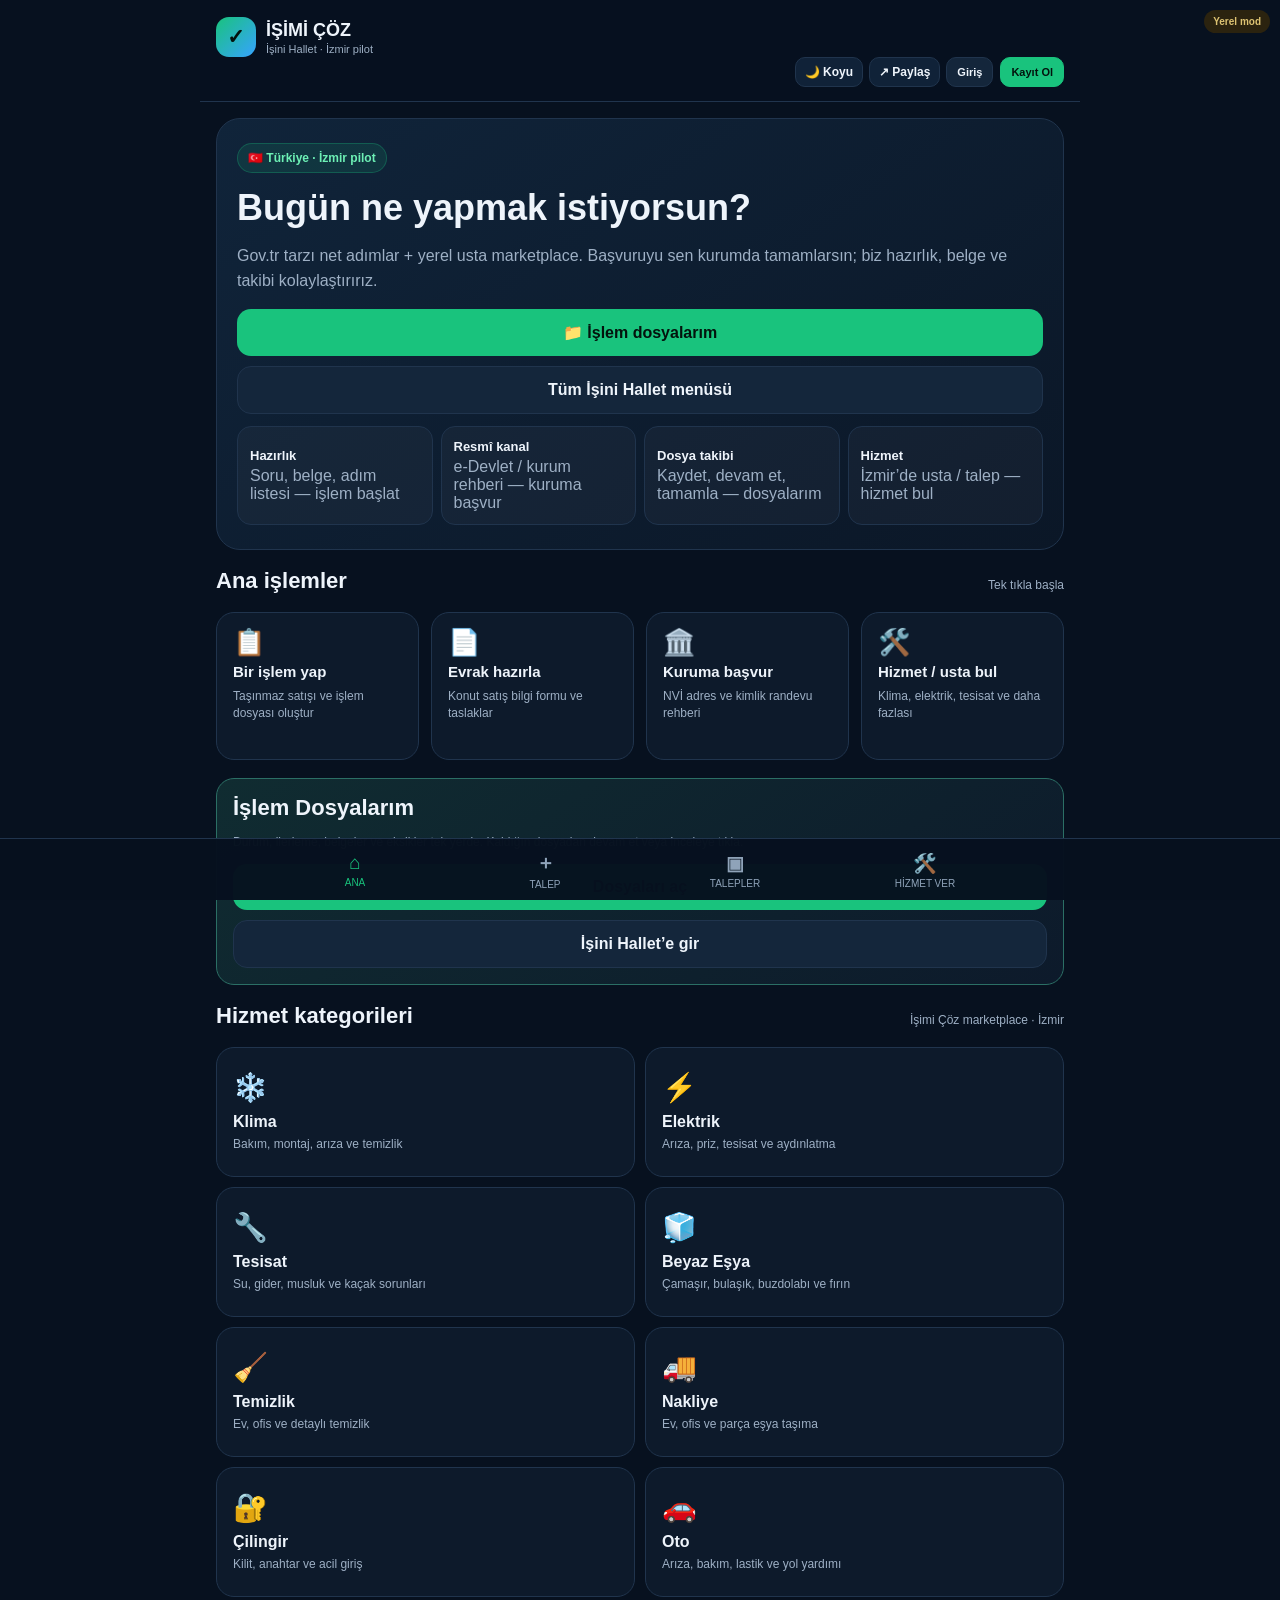
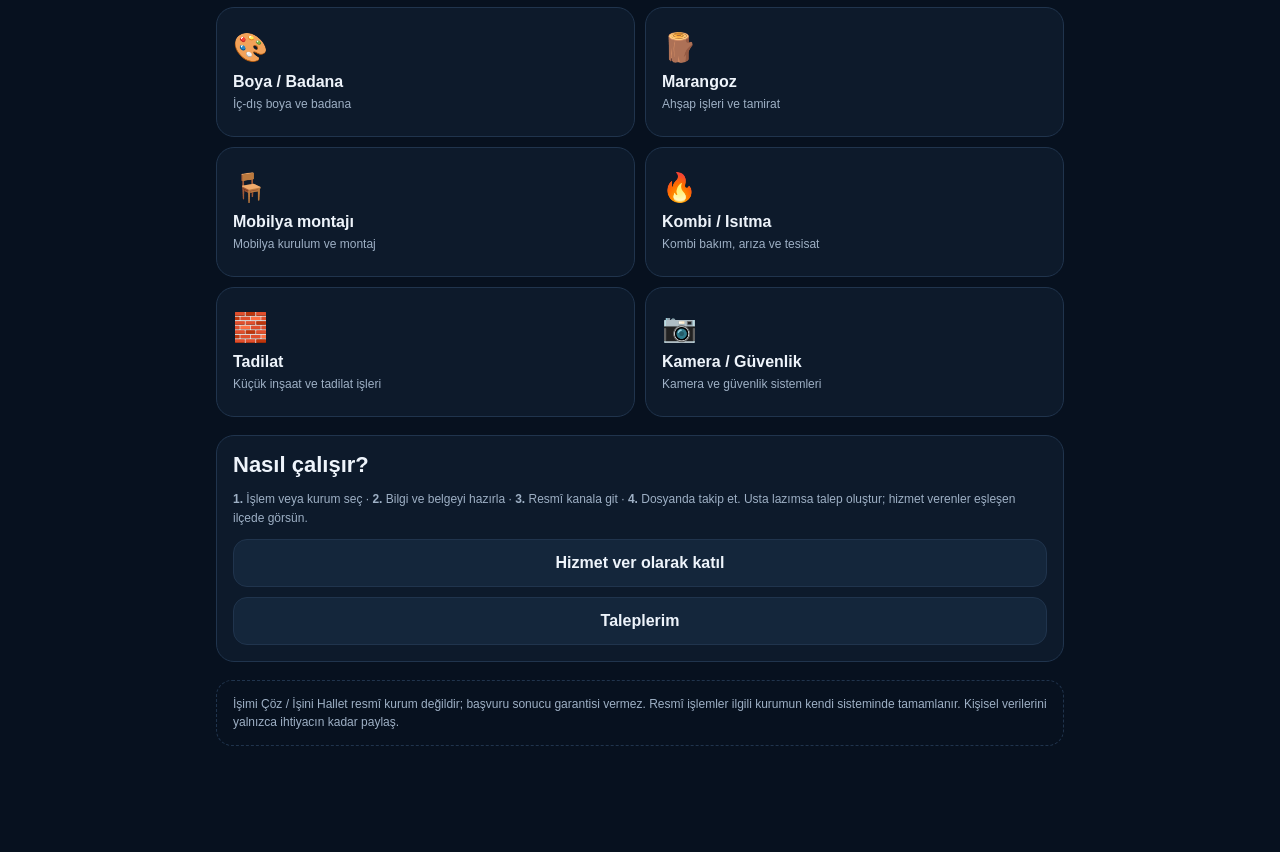
<file: index-139.html>
<!doctype html>
<html lang="tr">
<head>
<meta charset="utf-8">
<meta name="viewport" content="width=device-width,initial-scale=1,maximum-scale=1,user-scalable=no">
<meta name="theme-color" content="#07111f">
<title>İşimi Çöz — İzmir</title>
<style>
*{box-sizing:border-box}html,body{margin:0;padding:0;background:#07111f;color:#eef4fb;font-family:Arial,Helvetica,sans-serif}
body{min-height:100vh}button,input,select,textarea{font:inherit}button{cursor:pointer}a{text-decoration:none;color:inherit}
:root{--bg:#07111f;--card:#0d1a2b;--card2:#102238;--line:#20344d;--text:#eef4fb;--muted:#9eb0c5;--primary:#19c37d;--danger:#ef5350;--warning:#f5b942}
html[data-theme="light"]{--bg:#f4f7fb;--card:#ffffff;--card2:#eef3f8;--line:#d5dee8;--text:#122033;--muted:#5a6b7d;--primary:#0f9f63;--danger:#d32f2f;--warning:#c48a00}
html[data-theme="light"] body{background:var(--bg);color:var(--text)}
html[data-theme="light"] .top{background:rgba(255,255,255,.96)}
html[data-theme="light"] .hero{background:linear-gradient(145deg,#e8f5ef,#f4f7fb);border-color:var(--line)}
html[data-theme="light"] .card,html[data-theme="light"] .actionCard,html[data-theme="light"] .trustItem{background:var(--card);color:var(--text)}
.headerTools{display:flex;align-items:center;gap:6px;margin-left:auto;flex-wrap:wrap;justify-content:flex-end}
.iconBtn{border:1px solid var(--line);background:var(--card2);color:var(--text);border-radius:10px;padding:7px 9px;font-size:12px;font-weight:700;cursor:pointer;white-space:nowrap}
.iconBtn:hover{border-color:rgba(25,195,125,.45)}
@media(max-width:420px){.brand small{display:none}.iconBtn{padding:7px 8px;font-size:11px}.authUser{max-width:90px;overflow:hidden;text-overflow:ellipsis;white-space:nowrap;display:inline-block}}
.app{max-width:880px;margin:auto;min-height:100vh;padding-bottom:90px}.top{padding:17px 16px 14px;border-bottom:1px solid var(--line);background:rgba(7,17,31,.97);position:sticky;top:0;z-index:20}
.brand{display:flex;align-items:center;gap:10px}.logo{width:40px;height:40px;border-radius:13px;background:linear-gradient(135deg,var(--primary),#36a3ff);display:grid;place-items:center;font-size:21px;font-weight:900;color:#03120d}
.brand strong{font-size:18px}.brand small{display:block;color:var(--muted);font-size:11px;margin-top:2px}main{padding:16px}
.hero{background:linear-gradient(145deg,#10243a,#0b1727);border:1px solid var(--line);border-radius:24px;padding:24px 20px;margin-bottom:16px}
.badge{display:inline-flex;align-items:center;gap:6px;padding:7px 10px;border-radius:99px;background:rgba(25,195,125,.12);border:1px solid rgba(25,195,125,.28);color:#6df0b5;font-size:12px;font-weight:700}
h1{font-size:30px;line-height:1.08;margin:16px 0 10px}h2{font-size:22px;margin:0 0 8px}h3{font-size:16px;margin:0 0 6px}p{line-height:1.55}.muted{color:var(--muted)}.small{font-size:12px}
.platformShell{max-width:880px}
.actionGrid{display:grid;grid-template-columns:1fr 1fr;gap:12px}
@media(min-width:720px){.actionGrid{grid-template-columns:repeat(4,1fr)}.hero h1{font-size:36px}}
.actionCard{display:flex;flex-direction:column;align-items:flex-start;gap:8px;min-height:148px;text-align:left;padding:16px;border-radius:18px;border:1px solid var(--line);background:var(--card);color:var(--text);transition:.15s border-color,.15s transform}
.actionCard:hover{border-color:rgba(25,195,125,.45);transform:translateY(-1px)}
.actionCard .emoji{font-size:26px;line-height:1}
.actionCard strong{font-size:15px}
.actionCard span{font-size:12px;color:var(--muted);line-height:1.4}
.trustRow{display:grid;grid-template-columns:1fr 1fr;gap:8px;margin-top:12px}
@media(min-width:720px){.trustRow{grid-template-columns:repeat(4,1fr)}}
.trustItem{background:rgba(255,255,255,.03);border:1px solid var(--line);border-radius:14px;padding:12px;font-size:12px;color:var(--muted)}button.trustItem:hover{border-color:rgba(25,195,125,.45);color:var(--text)}
.trustItem b{display:block;color:var(--text);font-size:13px;margin-bottom:4px}
.homeFooterNote{margin-top:18px;padding:14px 16px;border-radius:16px;border:1px dashed var(--line);color:var(--muted);font-size:12px;line-height:1.5}
.splitActions{display:flex;flex-wrap:wrap;gap:10px;margin-top:12px}

.grid{display:grid;grid-template-columns:repeat(2,1fr);gap:10px}.card{background:var(--card);border:1px solid var(--line);border-radius:18px;padding:16px}
.service{min-height:130px;text-align:left;color:var(--text);transition:.15s transform,.15s border-color}.service:hover{border-color:#315270}.service:active{transform:scale(.98)}
.service .emoji{font-size:28px}.service strong{display:block;margin-top:9px;font-size:16px}.service span{display:block;color:var(--muted);font-size:12px;line-height:1.4;margin-top:5px}
.actions{display:grid;grid-template-columns:1fr 1fr;gap:10px;margin:16px 0}.btn{width:100%;border:0;border-radius:14px;padding:14px 15px;font-weight:800}.btn.primary{background:var(--primary);color:#03130d}.btn.secondary{background:#14263b;color:var(--text);border:1px solid var(--line)}.btn.danger{background:#4a1f25;color:#ffb5b3;border:1px solid #6a2b32}.btn.smallBtn{padding:10px 12px;font-size:13px}
.section{margin-top:18px}.sectionTitle{display:flex;justify-content:space-between;align-items:center;margin-bottom:10px}.formCard{background:var(--card);border:1px solid var(--line);border-radius:20px;padding:18px;margin-bottom:14px}
label{display:block;font-size:13px;font-weight:700;margin:14px 0 7px}input,select,textarea{width:100%;background:#081523;color:var(--text);border:1px solid #29415d;border-radius:12px;padding:13px;outline:none}input:focus,select:focus,textarea:focus{border-color:var(--primary)}
textarea{min-height:120px;resize:vertical}.row{display:grid;grid-template-columns:1fr 1fr;gap:10px}.checks{display:grid;grid-template-columns:1fr 1fr;gap:8px}.check{display:flex;align-items:center;gap:8px;background:#091827;border:1px solid var(--line);padding:10px;border-radius:12px;font-size:13px}.check input{width:auto}
.notice,.success,.warning,.error{padding:12px;border-radius:13px;font-size:13px;line-height:1.5;margin:12px 0}.notice{background:#0b2030;border:1px solid #1e4c66;color:#b9ddf2}.success{background:#0b2b20;border:1px solid #185d43;color:#8bf1c4}.warning{background:#30260e;border:1px solid #65501a;color:#f5d77c}.error{background:#35181b;border:1px solid #70272d;color:#ffb6b8}
.request{background:var(--card);border:1px solid var(--line);border-radius:18px;padding:16px;margin-bottom:11px}.requestTop{display:flex;justify-content:space-between;gap:10px}.status{padding:5px 9px;border-radius:99px;background:rgba(245,185,66,.12);color:#ffd76b;font-size:11px;font-weight:800;height:max-content}
.meta{display:flex;flex-wrap:wrap;gap:8px;color:var(--muted);font-size:12px;margin:10px 0}.meta span{background:#091827;padding:6px 8px;border-radius:8px}.description{background:#091827;border-radius:12px;padding:11px;font-size:13px;line-height:1.5;margin:10px 0}
.profileHeader{display:flex;align-items:center;gap:13px;padding:16px;background:var(--card);border:1px solid var(--line);border-radius:18px}.avatar{width:52px;height:52px;border-radius:50%;display:grid;place-items:center;background:#17334d;font-weight:900;font-size:18px}
.activeDot{width:9px;height:9px;background:var(--primary);border-radius:50%;display:inline-block;margin-right:5px}.empty{text-align:center;padding:28px 15px;color:var(--muted)}
.connection{position:fixed;top:10px;right:10px;z-index:100;padding:6px 9px;border-radius:99px;font-size:10px;font-weight:bold;opacity:.9}.connection.online{background:#0b2b20;color:#8bf1c4}.connection.offline{background:#30260e;color:#f5d77c}
.bottom{position:fixed;bottom:0;left:0;right:0;background:rgba(7,17,31,.98);border-top:1px solid var(--line);z-index:30}.bottomInner{max-width:760px;margin:auto;display:grid;grid-template-columns:repeat(4,1fr)}
.navBtn{border:0;background:transparent;color:#8fa3b9;padding:11px 4px 10px;font-size:10px}.navBtn b{display:block;font-size:19px;margin-bottom:3px}.navBtn.active{color:var(--primary)}
.back{margin-bottom:12px}.hidden{display:none!important}@media(max-width:430px){main{padding:12px}.hero{padding:20px 16px}h1{font-size:27px}.grid{gap:8px}.service{padding:13px;min-height:122px}.row{grid-template-columns:1fr}}


.authBar{display:flex;align-items:center;gap:7px}.authBtn{border:1px solid var(--line);background:#14263b;color:var(--text);border-radius:10px;padding:8px 10px;font-size:11px;font-weight:800;cursor:pointer}.authBtn.primary{background:var(--primary);color:#03130d;border-color:var(--primary)}.authUser{max-width:130px;overflow:hidden;text-overflow:ellipsis;white-space:nowrap;color:var(--muted);font-size:11px;font-weight:700}
.modal{position:fixed;inset:0;background:rgba(0,0,0,.76);z-index:9999;display:flex;align-items:center;justify-content:center;padding:16px}.modalCard{width:min(430px,100%);background:var(--card);border:1px solid var(--line);border-radius:20px;padding:20px;max-height:90vh;overflow:auto}.modalCard h2{margin-top:0}.authError{background:#35181b;border:1px solid #70272d;color:#ffb6b8;padding:10px;border-radius:10px;font-size:12px;margin-top:10px}
</style>
</head>
<body>
<div id="connectionStatus" class="connection offline">Supabase bağlanıyor...</div>
<div class="app">
<header class="top"><div class="brand"><div class="logo">✓</div><div><strong>İŞİMİ ÇÖZ</strong><small>İşini Hallet · İzmir pilot</small></div></div><div class="headerTools"><button type="button" class="iconBtn" id="themeToggleBtn" onclick="toggleAppTheme()" aria-label="Tema">🌙 Koyu</button><button type="button" class="iconBtn" id="shareSiteBtn" onclick="shareAppSite()" aria-label="Paylaş">↗ Paylaş</button><div id="authArea" style="display:flex;gap:7px;align-items:center"></div></div></header>
<main id="app"></main></div>
<nav class="bottom"><div class="bottomInner">
<button class="navBtn" id="navHome" onclick="showHome()"><b>⌂</b>ANA</button>
<button class="navBtn" id="navRequest" onclick="showRequest()"><b>＋</b>TALEP</button>
<button class="navBtn" id="navRequests" onclick="showRequests()"><b>▣</b>TALEPLER</button>
<button class="navBtn" id="navProvider" onclick="showProviderEntry()"><b>🛠️</b>HİZMET VER</button>
</div></nav>

<script>
const SUPABASE_URL="https://zvffspbowdzvrrzefhkr.supabase.co";
const SUPABASE_KEY="sb_publishable_L_qb9Q4fHktE51PEqEhTAg_O4R0eDiW";

const SERVICES={
 klima:{name:"Klima",emoji:"❄️",desc:"Bakım, montaj, arıza ve temizlik"},
 elektrik:{name:"Elektrik",emoji:"⚡",desc:"Arıza, priz, tesisat ve aydınlatma"},
 tesisat:{name:"Tesisat",emoji:"🔧",desc:"Su, gider, musluk ve kaçak sorunları"},
 beyaz:{name:"Beyaz Eşya",emoji:"🧊",desc:"Çamaşır, bulaşık, buzdolabı ve fırın"},
 temizlik:{name:"Temizlik",emoji:"🧹",desc:"Ev, ofis ve detaylı temizlik"},
 nakliye:{name:"Nakliye",emoji:"🚚",desc:"Ev, ofis ve parça eşya taşıma"},
 cilingir:{name:"Çilingir",emoji:"🔐",desc:"Kilit, anahtar ve acil giriş"},
 oto:{name:"Oto",emoji:"🚗",desc:"Arıza, bakım, lastik ve yol yardımı"},
 boya:{name:"Boya / Badana",emoji:"🎨",desc:"İç-dış boya ve badana"},
 marangoz:{name:"Marangoz",emoji:"🪵",desc:"Ahşap işleri ve tamirat"},
 montaj:{name:"Mobilya montajı",emoji:"🪑",desc:"Mobilya kurulum ve montaj"},
 kombi:{name:"Kombi / Isıtma",emoji:"🔥",desc:"Kombi bakım, arıza ve tesisat"},
 tadilat:{name:"Tadilat",emoji:"🧱",desc:"Küçük inşaat ve tadilat işleri"},
 kamera:{name:"Kamera / Güvenlik",emoji:"📷",desc:"Kamera ve güvenlik sistemleri"}
};

const DISTRICTS=[...new Set(["Aliağa","Balçova","Bayındır","Bayraklı","Bergama","Beydağ","Bornova","Buca","Çeşme","Çiğli","Dikili","Foça","Gaziemir","Güzelbahçe","Karabağlar","Karaburun","Karşıyaka","Konak","Menemen","Menderes","Narlıdere","Ödemiş","Seferihisar","Selçuk","Tire","Torbalı","Urla","Kiraz","Kemalpaşa","Kınık"])];

const KEYS={requests:"isimi_coz_requests_v5",provider:"isimi_coz_provider_v5",providerLogged:"isimi_coz_provider_logged_v5"};

function read(k,f){try{const x=localStorage.getItem(k);return x?JSON.parse(x):f}catch(e){return f}}
function write(k,v){localStorage.setItem(k,JSON.stringify(v))}
function getRequests(){return read(KEYS.requests,[])}
function getProvider(){return read(KEYS.provider,null)}
function providerLogged(){return read(KEYS.providerLogged,false)}
function escapeHTML(v){return String(v??"").replaceAll("&","&amp;").replaceAll("<","&lt;").replaceAll(">","&gt;").replaceAll('"',"&quot;").replaceAll("'","&#039;")}
function app(h){document.getElementById("app").innerHTML=h;window.scrollTo(0,0)}
function setNav(a){["navHome","navRequest","navRequests","navProvider"].forEach(id=>document.getElementById(id)?.classList.remove("active"));if(a)document.getElementById(a)?.classList.add("active")}
function setConnection(ok,text){const e=document.getElementById("connectionStatus");if(!e)return;e.className="connection "+(ok?"online":"offline");e.textContent=text||(ok?"Supabase bağlı ✓":"Yerel mod")}

async function supabaseRequest(method,path,body=null){
 const o={method,headers:{"apikey":SUPABASE_KEY,"Authorization":"Bearer "+SUPABASE_KEY,"Content-Type":"application/json","Accept":"application/json","Prefer":"return=representation"}};
 if(body!==null)o.body=JSON.stringify(body);
 const r=await fetch(SUPABASE_URL+"/rest/v1/"+path,o);
 const t=await r.text();let d=null;try{d=t?JSON.parse(t):null}catch(e){d=t}
 if(!r.ok)throw new Error(d?.message||d?.details||d?.hint||"Supabase işlemi başarısız.");
 return d;
}

async function supabaseAuthRequest(method,path,body=null){
 const session=getAuthSession();
 const token=session?.access_token;
 if(!token)throw new Error("Bu işlem dosyasını kaydetmek için önce giriş yapmalısınız.");
 const o={method,headers:{"apikey":SUPABASE_KEY,"Authorization":"Bearer "+token,"Content-Type":"application/json","Accept":"application/json","Prefer":"return=representation"}};
 if(body!==null)o.body=JSON.stringify(body);
 const r=await fetch(SUPABASE_URL+"/rest/v1/"+path,o);
 const t=await r.text();let d=null;try{d=t?JSON.parse(t):null}catch(e){d=t}
 if(!r.ok)throw new Error(d?.message||d?.details||d?.hint||"Yetkili Supabase işlemi başarısız.");
 return d;
}

function normalize(v){
 return String(v??"").trim().toLowerCase()
 .normalize("NFD").replace(/[\u0300-\u036f]/g,"")
 .replace(/ı/g,"i").replace(/İ/g,"i");
}
function pick(o,names,def=""){for(const n of names){if(o&&o[n]!==undefined&&o[n]!==null)return o[n]}return def}
function serviceKeyFromValue(v){
 const x=normalize(v);
 for(const [k,s] of Object.entries(SERVICES)){
  if(x===normalize(k)||x===normalize(s.name))return k;
 }
 return String(v??"").trim();
}

async function testSupabase(){
 try{await supabaseRequest("GET","talepler?select=id&limit=1");setConnection(true,"Supabase bağlı ✓");return true}
 catch(e){console.error(e);setConnection(false,"Yerel mod");return false}
}

async function loadRequestsFromSupabase(opts={}){
 const mineOnly=!!opts.mineOnly;
 try{
  let path="talepler?select=*&order=created_at.desc&limit=200";
  if(mineOnly){
   const session=getAuthSession();
   const uid=session?.user?.id;
   if(!uid){
    // Giriş yok: sunucudan kişisel talep çekme; yalnızca cihazdaki kendi yedekleri (user_id yok/local)
    return getRequests().filter(r=>!r.user_id&&!r.customer_id);
   }
   // Kendi kayıtları: user_id (tercih) — kolon yoksa sorgu hata verir, catch local fallback
   path="talepler?select=*&user_id=eq."+encodeURIComponent(uid)+"&order=created_at.desc&limit=200";
  }
  const data=await supabaseRequest("GET",path);
  if(Array.isArray(data)){
   let mapped=data.map(mapRequest);
   if(mineOnly){
    const session=getAuthSession();
    const uid=session?.user?.id;
    if(uid)mapped=mapped.filter(r=>!r.user_id&&!r.customer_id||r.user_id===uid||r.customer_id===uid);
    write(KEYS.requests,mapped);
   }else{
    // Sağlayıcı eşleştirme için gelen liste — RLS asıl koruma; istemci yine de saklar
    write(KEYS.requests,mapped);
   }
   setConnection(true,"Supabase bağlı ✓");
   return mapped;
  }
 }catch(e){
  console.warn("Talepler alınamadı:",e);
  if(mineOnly){
   const session=getAuthSession();
   const uid=session?.user?.id;
   if(!uid)return getRequests().filter(r=>!r.user_id&&!r.customer_id);
   return getRequests().filter(r=>r.user_id===uid||r.customer_id===uid||(!r.user_id&&!r.customer_id));
  }
 }
 return mineOnly?[]:getRequests();
}
function mapRequest(r){
 const kategori=pick(r,["kategori","category","service"],"");
 return {
  id:pick(r,["talep_no","id"],""),
  talep_no:pick(r,["talep_no","request_no","id"],""),
  service:serviceKeyFromValue(kategori),kategori:kategori,
  description:pick(r,["aciklama","description"],""),
  aciklama:pick(r,["aciklama","description"],""),
  il:pick(r,["il","city"],"İzmir"),
  district:pick(r,["ilce","district"],""),ilce:pick(r,["ilce","district"],""),
  neighborhood:pick(r,["mahalle","neighborhood"],""),mahalle:pick(r,["mahalle","neighborhood"],""),
  urgency:pick(r,["aciliyet","urgency"],""),
  aciliyet:pick(r,["aciliyet","urgency"],""),
  name:pick(r,["ad_soyad","name"],""),ad_soyad:pick(r,["ad_soyad","name"],""),
  phone:pick(r,["telefon","phone"],""),telefon:pick(r,["telefon","phone"],""),
  status:pick(r,["durum","status"],"Beklemede"),durum:pick(r,["durum","status"],"Beklemede"),
  createdAt:pick(r,["created_at","createdAt"],""),
  user_id:pick(r,["user_id","owner_id"],null),
  customer_id:pick(r,["customer_id"],null)
 };
}

/* ---------------- PROVIDER DATA: SUPABASE ---------------- */

async function loadProvidersFromSupabase(){
 try{
  const rows=await supabaseRequest("GET","providers?select=*&limit=500");
  if(!Array.isArray(rows))return [];
  const providers=rows.map(mapProvider);
  setConnection(true,"Supabase bağlı ✓");
  return providers;
 }catch(e){
  console.error("providers okunamadı:",e);
  return [];
 }
}

async function loadCategories(){
 try{
  const rows=await supabaseRequest("GET","categories?select=*&limit=500");
  return Array.isArray(rows)?rows:[];
 }catch(e){console.warn("categories okunamadı:",e);return []}
}

async function loadProviderCategories(){
 try{
  const rows=await supabaseRequest("GET","provider_categories?select=*&limit=1000");
  return Array.isArray(rows)?rows:[];
 }catch(e){console.warn("provider_categories okunamadı:",e);return []}
}

function mapProvider(r){
 return {
  id:pick(r,["id","provider_id"],""),
  name:pick(r,["name","ad","ad_soyad","business_name","isletme"],"Hizmet Sağlayıcı"),
  phone:pick(r,["phone","telefon","telefon_numarasi"],""),
  category:pick(r,["category","kategori","category_id"],""),
  city:pick(r,["il","city"],"İzmir"),
  district:pick(r,["ilce","district"],""),
  neighborhood:pick(r,["mahalle","neighborhood"],""),
  description:pick(r,["description","aciklama"],""),
  active:pick(r,["active","aktif"],true)!==false,
  services:[]
 };
}

function categoryValueFromRow(row,categories){
 const raw=pick(row,["category_id","kategori_id","category","kategori"],"");
 if(!raw)return "";
 const c=categories.find(x=>String(x.id)===String(raw));
 if(c)return pick(c,["name","name_tr","ad","kategori"],raw);
 return raw;
}

async function enrichProviders(providers){
 const [cats,links]=await Promise.all([loadCategories(),loadProviderCategories()]);
 const byId={};
 providers.forEach(p=>byId[String(p.id)]=p);

 links.forEach(link=>{
  const pid=pick(link,["provider_id","providers_id","provider"],"");
  const val=categoryValueFromRow(link,cats);
  if(byId[String(pid)]&&val)byId[String(pid)].services.push(serviceKeyFromValue(val));
 });

 providers.forEach(p=>{
  const direct=p.category;
  if(direct&&!p.services.length)p.services=[serviceKeyFromValue(direct)];
  p.services=[...new Set(p.services.filter(Boolean))];
 });
 return providers;
}

function providerMatchesRequest(p,r){
 if(!p.active)return false;
 const ps=(p.services||[]).map(serviceKeyFromValue);
 const rk=serviceKeyFromValue(r.kategori||r.service);
 const district=normalize(p.district),rd=normalize(r.ilce||r.district);
 const city=normalize(p.city),rc=normalize(r.il||"İzmir");
 const categoryOK=ps.length?ps.includes(rk):true;
 const districtOK=district?district===rd:true;
 const cityOK=!city||!rc||city===rc||city==="izmir";
 return categoryOK&&districtOK&&cityOK;
}

/* ---------------- HOME ---------------- */

function showHome(){
  setNav("navHome");
  app(`<section class="hero">
    <span class="badge">🇹🇷 Türkiye · İzmir pilot</span>
    <h1>Bugün ne yapmak istiyorsun?</h1>
    <p class="muted">Gov.tr tarzı net adımlar + yerel usta marketplace. Başvuruyu sen kurumda tamamlarsın; biz hazırlık, belge ve takibi kolaylaştırırız.</p>
    <div class="splitActions">
      <button class="btn primary" type="button" onclick="openHalletAction('showCases')">📁 İşlem dosyalarım</button>
      <button id="openHalletButton" class="btn secondary hallet-launch" type="button">Tüm İşini Hallet menüsü</button>
    </div>
    <div class="trustRow">
      <button type="button" class="trustItem" style="cursor:pointer;text-align:left;width:100%;font:inherit" onclick="openHalletAction('showIslemMenu')"><b>Hazırlık</b>Soru, belge, adım listesi — işlem başlat</button>
      <button type="button" class="trustItem" style="cursor:pointer;text-align:left;width:100%;font:inherit" onclick="openHalletAction('showKurum')"><b>Resmî kanal</b>e-Devlet / kurum rehberi — kuruma başvur</button>
      <button type="button" class="trustItem" style="cursor:pointer;text-align:left;width:100%;font:inherit" onclick="openHalletAction('showCases')"><b>Dosya takibi</b>Kaydet, devam et, tamamla — dosyalarım</button>
      <button type="button" class="trustItem" style="cursor:pointer;text-align:left;width:100%;font:inherit" onclick="showRequest()"><b>Hizmet</b>İzmir’de usta / talep — hizmet bul</button>
    </div>
  </section>

  <div class="section">
    <div class="sectionTitle"><h2>Ana işlemler</h2><span class="small muted">Tek tıkla başla</span></div>
    <div class="actionGrid">
      <button class="actionCard" type="button" onclick="openHalletAction('showIslemMenu')"><div class="emoji">📋</div><strong>Bir işlem yap</strong><span>Taşınmaz satışı ve işlem dosyası oluştur</span></button>
      <button class="actionCard" type="button" onclick="openHalletAction('showEvrak')"><div class="emoji">📄</div><strong>Evrak hazırla</strong><span>Konut satış bilgi formu ve taslaklar</span></button>
      <button class="actionCard" type="button" onclick="openHalletAction('showKurum')"><div class="emoji">🏛️</div><strong>Kuruma başvur</strong><span>NVİ adres ve kimlik randevu rehberi</span></button>
      <button class="actionCard" type="button" onclick="showRequest()"><div class="emoji">🛠️</div><strong>Hizmet / usta bul</strong><span>Klima, elektrik, tesisat ve daha fazlası</span></button>
    </div>
  </div>

  <div class="section card" style="border-color:#2b6f65;background:linear-gradient(145deg,#102c31,#0d1a2b)">
    <h2>İşlem Dosyalarım</h2>
    <p class="muted small">Durum, ilerleme, belgeler ve eksikler tek yerde. Kaldığın dosyadan devam et veya inceleye tıkla.</p>
    <div class="splitActions">
      <button class="btn primary" type="button" onclick="openHalletAction('showCases')">Dosyaları aç</button>
      <button class="btn secondary" type="button" onclick="openHalletAction('showGate')">İşini Hallet’e gir</button>
    </div>
  </div>

  <div class="section">
    <div class="sectionTitle"><h2>Hizmet kategorileri</h2><span class="small muted">İşimi Çöz marketplace · İzmir</span></div>
    <div class="grid">${Object.entries(SERVICES).map(([k,s])=>`<button class="card service" type="button" onclick="showRequest('${k}')"><div class="emoji">${s.emoji}</div><strong>${s.name}</strong><span>${s.desc}</span></button>`).join("")}</div>
  </div>

  <div class="section card">
    <h2>Nasıl çalışır?</h2>
    <p class="muted small"><strong>1.</strong> İşlem veya kurum seç · <strong>2.</strong> Bilgi ve belgeyi hazırla · <strong>3.</strong> Resmî kanala git · <strong>4.</strong> Dosyanda takip et. Usta lazımsa talep oluştur; hizmet verenler eşleşen ilçede görsün.</p>
    <div class="splitActions">
      <button class="btn secondary" type="button" onclick="showProviderEntry()">Hizmet ver olarak katıl</button>
      <button class="btn secondary" type="button" onclick="showRequests()">Taleplerim</button>
    </div>
  </div>

  <div class="homeFooterNote">İşimi Çöz / İşini Hallet resmî kurum değildir; başvuru sonucu garantisi vermez. Resmî işlemler ilgili kurumun kendi sisteminde tamamlanır. Kişisel verilerini yalnızca ihtiyacın kadar paylaş.</div>`);
}

function openHallet(){
  try{
    if(window.Hallet && typeof window.Hallet.showGate === "function"){
      window.Hallet.showGate();
      return;
    }
    console.error("İşini Hallet modülü yüklenemedi.");
    alert("İşini Hallet modülü şu anda yüklenemedi. Lütfen sayfayı yenileyin.");
  }catch(error){
    console.error("İşini Hallet açılış hatası:",error);
    alert("İşini Hallet açılırken bir hata oluştu. Lütfen sayfayı yenileyin.");
  }
}
function openHalletAction(fnName){
  try{
    if(window.Hallet && typeof window.Hallet[fnName] === "function"){
      window.Hallet[fnName]();
      return;
    }
    openHallet();
  }catch(error){
    console.error("İşini Hallet aksiyon hatası:",error);
    openHallet();
  }
}

/* ---------------- REQUEST ---------------- */

function serviceOptions(selected=""){return `<option value="">Kategori seç</option>`+Object.entries(SERVICES).map(([k,s])=>`<option value="${k}" ${k===selected?"selected":""}>${s.emoji} ${s.name}</option>`).join("")}
function districtOptions(selected=""){return `<option value="">İlçe seç</option>`+DISTRICTS.map(d=>`<option value="${escapeHTML(d)}" ${d===selected?"selected":""}>${escapeHTML(d)}</option>`).join("")}
function makeRequestNumber(){const d=new Date();return `IC-${d.getFullYear()}${String(d.getMonth()+1).padStart(2,"0")}${String(d.getDate()).padStart(2,"0")}-${Math.floor(1000+Math.random()*9000)}`}

function showRequest(preselected=""){
 setNav("navRequest");
 app(`<div class="back"><button class="btn secondary smallBtn" onclick="showHome()">← Ana sayfaya dön</button></div>
 <div class="formCard"><span class="badge">📋 YENİ HİZMET TALEBİ</span><h1>İhtiyacını anlat.</h1><p class="muted small">Sorununu açıkça anlat. Böylece doğru hizmet sağlayıcısına ulaşmak kolaylaşır.</p>
 <label>Hizmet kategorisi *</label><select id="reqService">${serviceOptions(preselected)}</select>
 <label>Sorunun / ihtiyacın *</label><textarea id="reqDescription" maxlength="1000" placeholder="Örneğin: Klima çalışıyor fakat yeterince soğutmuyor."></textarea><div class="small muted" id="charCount">0/1000</div>
 <div class="row"><div><label>İl *</label><select id="reqCity"><option value="İzmir" selected>İzmir</option></select></div><div><label>İlçe *</label><select id="reqDistrict">${districtOptions()}</select></div></div>
 <label>Mahalle</label><input id="reqNeighborhood" placeholder="Mahalle adı">
 <label>Ne zaman gerekli?</label><select id="reqUrgency"><option value="Acil">🔴 Acil</option><option value="Bugün" selected>🟡 Bugün</option><option value="Uygun zamanda">🟢 Uygun zamanda</option></select>
 <label>Adınız *</label><input id="reqName" placeholder="Adınız Soyadınız" autocomplete="name">
 <label>Telefon *</label><input id="reqPhone" type="tel" inputmode="tel" placeholder="05xxxxxxxxx" autocomplete="tel">
 <div class="notice">🔒 Bilgileriniz hizmet talebinin oluşturulması amacıyla kullanılır.</div>
 <button class="btn primary" id="createRequestButton" onclick="createRequest()">TALEBİ OLUŞTUR</button></div>`);
 document.getElementById("reqDescription")?.addEventListener("input",e=>document.getElementById("charCount").textContent=e.target.value.length+"/1000");
}

async function createRequest(){
 const g=id=>document.getElementById(id)?.value.trim();
 const service=document.getElementById("reqService").value,description=g("reqDescription"),city=g("reqCity"),district=g("reqDistrict"),neighborhood=g("reqNeighborhood"),urgency=document.getElementById("reqUrgency").value,name=g("reqName"),phone=g("reqPhone");
 if(!service)return alert("Lütfen hizmet kategorisini seç.");
 if(description.length<5)return alert("Lütfen ihtiyacınızı biraz daha açık anlat.");
 if(!district)return alert("Lütfen ilçe seç.");
 if(!name)return alert("Lütfen adınızı ve soyadınızı yaz.");
 if(!phone)return alert("Lütfen telefon numaranızı yaz.");
 const b=document.getElementById("createRequestButton");b.disabled=true;b.textContent="TALEP KAYDEDİLİYOR...";
 const talep_no=makeRequestNumber();
 const session=getAuthSession();
 const item={talep_no,kategori:service,aciklama:description,il:city,ilce:district,mahalle:neighborhood,aciliyet:urgency,ad_soyad:name,telefon:phone,durum:"Beklemede"};
 if(session?.user?.id){item.user_id=session.user.id;item.customer_id=session.user.id;}
 try{await supabaseRequest("POST","talepler",item);setConnection(true,"Supabase bağlı ✓");write(KEYS.requests,[{...mapRequest(item),createdAt:new Date().toISOString()},...getRequests()]);alert("Talebiniz başarıyla oluşturuldu.\n\nTalep No: "+talep_no)}catch(e){console.error(e);write(KEYS.requests,[{...mapRequest(item),createdAt:new Date().toISOString()},...getRequests()]);alert("Sunucu kaydı başarısız oldu; cihazdaki yedek kaydedildi.\n\n"+e.message)}
 b.disabled=false;b.textContent="TALEBİ OLUŞTUR";showRequests();
}

/* ---------------- REQUEST LIST ---------------- */

async function showRequests(){
 setNav("navRequests");
 const session=getAuthSession();
 if(!session?.user?.id){
  app(`<div class="back"><button class="btn secondary smallBtn" onclick="showHome()">← Ana sayfaya dön</button></div><span class="badge">▣ TALEPLERİM</span><h1>Oluşturduğun talepler.</h1><div class="card empty">🔒<h3>Giriş gerekli</h3><p>Taleplerini görmek için giriş yapmalısın. Başka kullanıcıların talepleri burada gösterilmez.</p><button class="btn primary" onclick="openAuthModal('login')">Giriş yap</button></div>`);
  return;
 }
 app(`<div class="back"><button class="btn secondary smallBtn" onclick="showHome()">← Ana sayfaya dön</button></div><span class="badge">▣ TALEPLERİM</span><h1>Oluşturduğun talepler.</h1><p class="muted small">Yalnızca senin taleplerin yükleniyor...</p><div class="card" id="requestsLoading" style="text-align:center">⏳ Talepler yükleniyor...</div>`);
 const requests=await loadRequestsFromSupabase({mineOnly:true}),area=document.getElementById("requestsLoading");if(!area)return;
 area.outerHTML=requests.length?requests.map(renderRequest).join(""):`<div class="card empty">📋<h3>Henüz talep yok</h3><p>İhtiyacını anlat, ilk talebini oluştur.</p><button class="btn primary" onclick="showRequest()">＋ Talep oluştur</button></div>`;
}
function renderRequest(r){
 const k=serviceKeyFromValue(r.service||r.kategori),s=SERVICES[k]||{name:r.kategori||"Hizmet",emoji:"🛠️"};
 return `<article class="request"><div class="requestTop"><div><h3>${s.emoji} ${escapeHTML(s.name)}</h3><div class="small muted">${escapeHTML(r.createdAt||"")}</div></div><span class="status">${escapeHTML(r.status||r.durum||"Beklemede")}</span></div><div class="description">“${escapeHTML(r.description||r.aciklama||"")}”</div><div class="meta"><span>📍 ${escapeHTML(r.ilce||"")}</span>${r.mahalle?`<span>🏘️ ${escapeHTML(r.mahalle)}</span>`:""}<span>⏱️ ${escapeHTML(r.aciliyet||"")}</span></div><div class="small muted">Talep No: <strong>${escapeHTML(r.talep_no||"")}</strong></div></article>`;
}

/* ---------------- PROVIDER ---------------- */

async function showProviderEntry(){
 setNav("navProvider");
 const local=getProvider();
 if(local&&providerLogged()){showProviderPanel(local);return}
 app(`<div class="back"><button class="btn secondary smallBtn" onclick="showHome()">← Ana sayfaya dön</button></div><div class="formCard"><span class="badge">🛠️ HİZMET SAĞLAYICI</span><h1>Hizmet Ver</h1><p class="muted small">Supabase'deki kayıtlı hizmet sağlayıcıları ve sana uygun talepleri yükleyelim.</p><button class="btn primary" onclick="loadProviderDirectory()">KAYITLI SAĞLAYICILARI GÖSTER</button><div id="providerDirectory"></div></div>`);
 await loadProviderDirectory();
}

async function loadProviderDirectory(){
 const box=document.getElementById("providerDirectory");if(!box)return;
 box.innerHTML=`<div class="card" style="margin-top:14px;text-align:center">⏳ Hizmet sağlayıcılar yükleniyor...</div>`;
 let providers=await loadProvidersFromSupabase();providers=await enrichProviders(providers);
 if(!providers.length){box.innerHTML=`<div class="warning">Supabase'de <strong>providers</strong> tablosundan okunabilir hizmet sağlayıcı kaydı bulunamadı.</div>`;return}
 box.innerHTML=`<div class="section"><h2>Hizmet sağlayıcılar</h2>${providers.map(p=>renderProviderCard(p)).join("")}</div>`;
}

function renderProviderCard(p){
 const cats=(p.services||[]).map(k=>SERVICES[k]?.name||k).filter(Boolean).join(", ")||"Kategori bilgisi yok";
 return `<article class="request"><div class="requestTop"><div><h3>🛠️ ${escapeHTML(p.name)}</h3><div class="small muted">${escapeHTML(p.city)} • ${escapeHTML(p.district)}</div></div><span class="status">${p.active?"Aktif":"Pasif"}</span></div><div class="meta"><span>🔧 ${escapeHTML(cats)}</span>${p.neighborhood?`<span>🏘️ ${escapeHTML(p.neighborhood)}</span>`:""}</div>${p.description?`<div class="description">${escapeHTML(p.description)}</div>`:""}${p.phone?`<a class="btn primary" style="display:block;text-align:center" href="tel:${escapeHTML(p.phone)}">📞 HİZMET SAĞLAYICIYI ARA</a>`:"<div class=\"warning\">Bu sağlayıcının telefon numarası kayıtlı değil.</div>"}<br><button class="btn secondary" onclick='openProviderById(${JSON.stringify(String(p.id))})'>📋 UYGUN TALEPLERİ GÖR</button></article>`;
}

async function openProviderById(id){
 let providers=await loadProvidersFromSupabase();providers=await enrichProviders(providers);const p=providers.find(x=>String(x.id)===String(id));
 if(p)showProviderPanel(p);else alert("Hizmet sağlayıcı bulunamadı.");
}

async function showProviderPanel(p){
 setNav("navProvider");
 app(`<div class="back"><button class="btn secondary smallBtn" onclick="showProviderEntry()">← Hizmet sağlayıcılara dön</button></div><div class="profileHeader"><div class="avatar">${escapeHTML((p.name||"U").charAt(0).toUpperCase())}</div><div style="flex:1"><strong>${escapeHTML(p.name)}</strong><div class="small muted"><span class="activeDot"></span>${p.active?"Aktif":"Pasif"} • ${escapeHTML(p.district)}</div></div></div><div class="grid section"><div class="card"><div style="font-size:24px">📋</div><strong id="matchCount">...</strong><div class="small muted">Uygun İş</div></div><div class="card"><div style="font-size:24px">🛠️</div><strong>${p.services.length}</strong><div class="small muted">Kategori</div></div></div><div class="section"><h2>📋 Sana Uygun Talepler</h2><div id="matchedRequests" class="card" style="text-align:center">⏳ Eşleşmeler aranıyor...</div></div>`);
 const requests=await loadRequestsFromSupabase();
 const suitable=requests.filter(r=>providerMatchesRequest(p,r));
 document.getElementById("matchCount").textContent=suitable.length;
 const box=document.getElementById("matchedRequests");
 if(!suitable.length){box.innerHTML=`<div class="empty">🔎<h3>Şimdilik uygun talep yok.</h3><p>Sağlayıcının kategorisi ve ilçesi ile eşleşen talepler burada görünecek.</p></div>`}
 else box.outerHTML=suitable.map(r=>renderProviderRequest(r)).join("");
}

function renderProviderRequest(r){
 const k=serviceKeyFromValue(r.service||r.kategori),s=SERVICES[k]||{name:r.kategori||"Hizmet",emoji:"🛠️"};
 const phone=r.telefon||r.phone||"";
 return `<article class="request"><div class="requestTop"><div><h3>${s.emoji} ${escapeHTML(s.name)}</h3><div class="small muted">Talep No: ${escapeHTML(r.talep_no||"")}</div></div><span class="status">${escapeHTML(r.aciliyet||"Beklemede")}</span></div><div class="description">${escapeHTML(r.aciklama||r.description||"")}</div><div class="meta"><span>📍 ${escapeHTML(r.ilce||r.district||"")}</span>${r.mahalle?`<span>🏘️ ${escapeHTML(r.mahalle)}</span>`:""}<span>👤 ${escapeHTML(r.ad_soyad||r.name||"")}</span></div>${phone?`<a class="btn primary" style="display:block;text-align:center" href="tel:${escapeHTML(phone)}">📞 MÜŞTERİYLE İLETİŞİME GEÇ</a>`:`<div class="warning">Bu talepte telefon numarası bulunmuyor.</div>`}</article>`;
}

/* ---------------- OPTIONAL LOCAL PROVIDER ---------------- */

function providerLogin(){write(KEYS.providerLogged,true);showProviderPanel(getProvider())}
function providerLogout(){write(KEYS.providerLogged,false);showProviderEntry()}

/* ---------------- START ---------------- */
async function startApp(){
  setConnection(false,"Supabase bağlanıyor...");
  try{showHome();}catch(error){
    console.error("Ana ekran başlatma hatası:",error);
    const root=document.getElementById("app");
    if(root)root.innerHTML=`<div class="error"><strong>Uygulama başlatılamadı.</strong><br><span class="small">Lütfen sayfayı yenileyin.</span></div>`;
  }
  await testSupabase();
}
startApp();
</script>


<script>
/* =========================================================
   HESAP: KAYIT / GİRİŞ — TEK DOSYA SÜRÜMÜ
   ========================================================= */
let currentAuthUser=null;
function authHeaders(token){return {"apikey":SUPABASE_KEY,"Authorization":"Bearer "+(token||SUPABASE_KEY),"Content-Type":"application/json"}}
function getAuthSession(){try{return JSON.parse(localStorage.getItem("isimi_coz_auth_session")||"null")}catch(e){return null}}
function saveAuthSession(session){if(session)localStorage.setItem("isimi_coz_auth_session",JSON.stringify(session));else localStorage.removeItem("isimi_coz_auth_session");updateAuthArea()}
function getAppTheme(){try{return localStorage.getItem('isimi-theme')||'dark';}catch(e){return 'dark';}}
function applyAppTheme(theme){const t=(theme==='light')?'light':'dark';document.documentElement.setAttribute('data-theme',t);try{localStorage.setItem('isimi-theme',t);}catch(e){}const btn=document.getElementById('themeToggleBtn');if(btn)btn.textContent=(t==='light')?'🌙 Koyu':'☀️ Açık';}
function toggleAppTheme(){applyAppTheme(getAppTheme()==='light'?'dark':'light');}
function shareAppSite(){const url=(typeof location!=='undefined'&&location.origin)?(location.origin+'/'):'https://isimi-coz.onrender.com/';const title='İşimi Çöz · İşini Hallet';const text='Resmî işlem hazırlığı ve yerel hizmet — İzmir pilot';if(navigator.share){navigator.share({title,text,url}).catch(()=>{});return;}try{if(navigator.clipboard&&navigator.clipboard.writeText){navigator.clipboard.writeText(url).then(()=>alert('Site bağlantısı kopyalandı.')).catch(()=>prompt('Bağlantıyı kopyala:',url));}else prompt('Bağlantıyı kopyala:',url);}catch(e){prompt('Bağlantıyı kopyala:',url);}}


function updateAuthArea(){
 const el=document.getElementById("authArea"); if(!el)return;
 const session=getAuthSession();
 if(session?.user){ currentAuthUser=session.user; const email=session.user.email||"Hesabım"; el.innerHTML='<div class="authBar"><span class="authUser">'+escapeHTML(email)+'</span><button class="authBtn" type="button" onclick="logoutUser()">Çıkış</button></div>'; }
 else { currentAuthUser=null; el.innerHTML='<div class="authBar"><button class="authBtn" type="button" onclick="openAuthModal(\'login\')">Giriş</button><button class="authBtn primary" type="button" onclick="openAuthModal(\'signup\')">Kayıt Ol</button></div>'; }
}
function openAuthModal(mode){
 document.getElementById("authModal")?.remove();
 const title=mode==='signup'?'Hesap oluştur':'Giriş yap';
 const button=mode==='signup'?'KAYIT OL':'GİRİŞ YAP';
 const switchText=mode==='signup'?'Zaten hesabın var mı?':'Hesabın yok mu?';
 const switchMode=mode==='signup'?'login':'signup';
 const switchLabel=mode==='signup'?'Giriş yap':'Kayıt ol';
 const html=`<div class="modal" id="authModal"><div class="modalCard"><div style="display:flex;justify-content:space-between;gap:10px;align-items:center"><h2>${title}</h2><button class="authBtn" type="button" onclick="closeAuthModal()">Kapat</button></div><label>E-posta</label><input id="authEmail" type="email" autocomplete="email" placeholder="ornek@email.com"><label>Şifre</label><input id="authPassword" type="password" autocomplete="${mode==='signup'?'new-password':'current-password'}" placeholder="En az 6 karakter"><div id="authError"></div><button class="btn primary" id="authSubmit" type="button" onclick="submitAuth('${mode}')">${button}</button><p class="muted small" style="text-align:center;margin-bottom:0">${switchText} <button class="authBtn" type="button" onclick="openAuthModal('${switchMode}')">${switchLabel}</button></p></div></div>`;
 document.body.insertAdjacentHTML('beforeend',html);
 setTimeout(()=>document.getElementById('authEmail')?.focus(),50);
}
function closeAuthModal(){document.getElementById("authModal")?.remove()}
async function submitAuth(mode){
 const email=document.getElementById('authEmail')?.value.trim(); const password=document.getElementById('authPassword')?.value; const err=document.getElementById('authError'); const btn=document.getElementById('authSubmit');
 if(!email||!password){if(err)err.innerHTML='<div class="authError">E-posta ve şifre gerekli.</div>';return}
 if(password.length<6){if(err)err.innerHTML='<div class="authError">Şifre en az 6 karakter olmalı.</div>';return}
 btn.disabled=true;btn.textContent='BEKLEYİN...';
 try{
   let url=SUPABASE_URL+'/auth/v1/'+(mode==='signup'?'signup':'token?grant_type=password');
   const r=await fetch(url,{method:'POST',headers:{"apikey":SUPABASE_KEY,"Content-Type":"application/json"},body:JSON.stringify({email,password})});
   const data=await r.json().catch(()=>({}));
   if(!r.ok)throw new Error(data.error_description||data.msg||data.message||'Kimlik doğrulama başarısız.');
   if(mode==='signup' && !data.access_token){
      closeAuthModal(); alert('Kayıt tamamlandı. E-posta doğrulaması açıksa gelen kutunu kontrol et, ardından giriş yap.'); return;
   }
   saveAuthSession(data); closeAuthModal(); alert(mode==='signup'?'Hesap oluşturuldu. ✓':'Giriş başarılı. ✓');
 }catch(e){if(err)err.innerHTML='<div class="authError">'+escapeHTML(e.message||String(e))+'</div>';}finally{if(btn){btn.disabled=false;btn.textContent=buttonText(mode)}}
}
function buttonText(mode){return mode==='signup'?'KAYIT OL':'GİRİŞ YAP'}
function logoutUser(){saveAuthSession(null);alert('Çıkış yapıldı.')}
updateAuthArea();

/* =========================================================
   İŞİNİ HALLET — TEK INDEX.HTML İÇİNE GÖMÜLÜ, BAĞIMSIZ AKIŞ
   ========================================================= */
(function(){
'use strict';
const H={step:0,answers:{},caseId:null,createdAt:null,dbId:null,status:null,module:null,kurumFlowId:null,documents:{},documentStatuses:{},documentFiles:{},caseSteps:[]};
const CASE_STEP_TEMPLATE=[
 {key:'precheck',title:'Ön kontrol',description:'Verilen bilgiler üzerinden satış için temel uygunluk kontrolü.',institution:'İşini Hallet',sort_order:1},
 {key:'documents',title:'Belgeleri tamamla',description:'Gerekli belgeleri yükle ve hazır olduklarını kontrol et.',institution:'İşini Hallet',sort_order:2},
 {key:'application',title:'Tapu başvurusu',description:'Güncel bilgilerle tapu başvurusunu ilgili resmî kanaldan başlat.',institution:'TKGM / Tapu Müdürlüğü',sort_order:3},
 {key:'fees',title:'Harç ve ödemeler',description:'Resmî bildirimdeki tapu harcı ve döner sermaye tutarlarını kontrol et.',institution:'Tapu / GİB',sort_order:4},
 {key:'completion',title:'Satışı tamamla',description:'Randevu ve satış işlemi tamamlandıktan sonra dosyanı güncelle.',institution:'Tapu Müdürlüğü',sort_order:5}
];
const KURUM_STEP_TEMPLATE=[
 {key:'info',title:'Başvuru bilgilerini tamamla',description:'Kurum ve başvuru türüne göre gerekli ön bilgileri tamamla.',institution:'İşini Hallet',sort_order:1},
 {key:'documents',title:'Belgeleri hazırla',description:'Gerekli belgeleri hazırla ve dosyana ekle.',institution:'İşini Hallet',sort_order:2},
 {key:'official',title:'Resmî kanala git',description:'Başvuruyu ilgili resmî kurum sisteminde başlat.',institution:'e-Devlet / Kurum',sort_order:3},
 {key:'submit',title:'Başvuruyu tamamla',description:'Resmî kanaldaki başvurunu tamamladığını not et.',institution:'Kullanıcı',sort_order:4},
 {key:'close',title:'İşlemi kapat',description:'Dosyayı gözden geçirip tamamlandı olarak işaretle.',institution:'İşini Hallet',sort_order:5}
];
const ARAC_STEP_TEMPLATE=[
 {key:'precheck',title:'Ön bilgiler',description:'Satış niyeti ve araç durumu için ön kontrol.',institution:'İşini Hallet',sort_order:1},
 {key:'vehicle',title:'Araç ve taraflar',description:'Marka/model, plaka (isteğe bağlı) ve alıcı hazırlığı.',institution:'İşini Hallet',sort_order:2},
 {key:'documents',title:'Belge kontrol listesi',description:'Hazırlaman gereken belgeleri işaretle (yükleme isteğe bağlı).',institution:'İşini Hallet',sort_order:3},
 {key:'official',title:'Resmî kanal',description:'Noter ve e-Devlet yönlendirmesi — işlem kurumda tamamlanır.',institution:'Noter / e-Devlet',sort_order:4},
 {key:'close',title:'Dosyayı kapat',description:'Hazırlık bittiğinde dosyayı tamamlandı olarak işaretle.',institution:'İşini Hallet',sort_order:5}
];


const PROP_STEP_TEMPLATE=[
 {key:'precheck',title:'Ön bilgiler',description:'İşlem türüne göre temel uygunluk ve hazırlık soruları.',institution:'İşini Hallet',sort_order:1},
 {key:'details',title:'İşlem detayları',description:'Taşınmaz / taraflar hakkında özet bilgiler.',institution:'İşini Hallet',sort_order:2},
 {key:'documents',title:'Belge kontrol listesi',description:'Hazırlaman gereken belgeleri işaretle (zorunlu yükleme yok).',institution:'İşini Hallet',sort_order:3},
 {key:'official',title:'Resmî kanal',description:'e-Devlet / TKGM yönlendirmesi — işlem kurumda tamamlanır.',institution:'TKGM / e-Devlet',sort_order:4},
 {key:'close',title:'Dosyayı kapat',description:'Hazırlık bittiğinde tamamlandı olarak işaretle.',institution:'İşini Hallet',sort_order:5}
];
const PROP_FLOWS={
 konut_alimi:{
  id:'konut_alimi', case_type:'konut_alimi', title:'Konut alımı hazırlığı',
  disclaimer:'Alım hazırlığı / rehberliktir. Tapu tescili TKGM süreçlerinde tamamlanır; bu uygulama resmî kurum değildir.',
  official:[{label:'e-Devlet Kapısı',url:'https://www.turkiye.gov.tr/'},{label:'Web Tapu (e-Devlet araması)',url:'https://www.turkiye.gov.tr/'}],
  questions:[
   {key:'buyer_ready',title:'Alıcı olarak işlemi sen mi yürüteceksin?',options:[['yes','Evet'],['proxy','Vekil ile'],['unsure','Emin değilim']]},
   {key:'in_turkey',title:'Taşınmaz Türkiye’de mi?',options:[['yes','Evet'],['no','Hayır'],['unknown','Bilmiyorum']]},
   {key:'has_deed_info',title:'Tapu / taşınmaz bilgilerine erişimin var mı?',options:[['yes','Evet'],['partial','Kısmen'],['no','Henüz yok']]},
   {key:'financing',title:'Finansman durumu',options:[['cash','Peşin / hazır'],['credit','Kredi düşünülüyor'],['unsure','Belirsiz']]},
   {key:'budget',title:'Yaklaşık bütçe (TL, isteğe bağlı)',type:'number'},
   {key:'notes',title:'Notlar (isteğe bağlı)',type:'text',placeholder:'Kısa not'}
  ],
  docs:function(a){return [
   {key:'identity',title:'Kimlik belgesi',reason:'Başvuru ve noter/tapu için hazır bulundur.',required:true},
   {key:'deed_info',title:'Tapu / taşınmaz bilgi notu',reason:'Ada, parsel, il/ilçe bilgilerini dosyanda tut.',required:true},
   {key:'payment_plan',title:'Ödeme / kredi planı notu',reason:'Finansman hazırlığını not et.',required:false}
  ];}
 },
 isyeri_satisi:{
  id:'isyeri_satisi', case_type:'isyeri_satisi', title:'İş yeri satışı hazırlığı',
  disclaimer:'İş yeri satışı hazırlık dosyasıdır. Tüzel kişi, vergi ve tapu gerekleri işin niteliğine göre değişir; kesin liste kurumda netleşir.',
  official:[{label:'e-Devlet Kapısı',url:'https://www.turkiye.gov.tr/'},{label:'GİB (e-Devlet)',url:'https://www.turkiye.gov.tr/'}],
  questions:[
   {key:'seller_type',title:'Satıcı türü',options:[['real','Gerçek kişi'],['company','Şirket / tüzel'],['unsure','Emin değilim']]},
   {key:'in_turkey',title:'İş yeri Türkiye’de mi?',options:[['yes','Evet'],['no','Hayır']]},
   {key:'has_deed',title:'Tapu kaydı mevcut mu?',options:[['yes','Evet'],['no','Hayır'],['unknown','Bilmiyorum']]},
   {key:'buyer_ready',title:'Alıcı belli mi?',options:[['yes','Evet'],['no','Hayır'],['maybe','Görüşülüyor']]},
   {key:'sale_price',title:'Yaklaşık satış bedeli (TL)',type:'number'},
   {key:'notes',title:'Notlar',type:'text',placeholder:'İsteğe bağlı'}
  ],
  docs:function(a){return [
   {key:'identity',title:'Kimlik / yetki belgesi',reason:'Satıcı veya yetkili imza için.',required:true},
   {key:'deed',title:'Tapu bilgisi',reason:'Taşınmaz kaydını kontrol et.',required:true},
   {key:'tax_note',title:'Vergi / fatura notu',reason:'İş yeri satışında vergi boyutu için danışman/GİB kanalı.',required:false}
  ];}
 },
 kira_hazirligi:{
  id:'kira_hazirligi', case_type:'kira_hazirligi', title:'Kira hazırlığı',
  disclaimer:'Yalnızca hazırlık / rehberliktir. Kira sözleşmesi işlemleri resmî e-Devlet kanalında yürütülür; uygulama hukuken sözleşme tamamlamaz.',
  official:[{label:'e-Devlet Kira Sözleşmesi İşlemleri',url:'https://www.turkiye.gov.tr/hazine-ve-maliye-kira-sozlesmesi-islemleri'}],
  questions:[
   {key:'role',title:'Rolün',options:[['landlord','Kiraya veren'],['tenant','Kiracı'],['other','Diğer']]},
   {key:'in_turkey',title:'Taşınmaz Türkiye’de mi?',options:[['yes','Evet'],['no','Hayır']]},
   {key:'has_parties',title:'Taraflar net mi?',options:[['yes','Evet'],['no','Henüz değil']]},
   {key:'rent',title:'Aylık kira (TL, yaklaşık)',type:'number'},
   {key:'start',title:'Başlangıç (isteğe bağlı)',type:'text',placeholder:'YYYY-AA veya açıklama'},
   {key:'notes',title:'Notlar',type:'text',placeholder:'İsteğe bağlı'}
  ],
  docs:function(a){return [
   {key:'identity',title:'Kimlik',reason:'Sözleşme tarafı doğrulaması için.',required:true},
   {key:'property_note',title:'Taşınmaz özeti',reason:'Adres / taşınmaz tanımı notu.',required:true},
   {key:'draft_terms',title:'Taslak şart notları',reason:'Bedel, süre, depozito notları (taslak).',required:false}
  ];}
 }
};
function getPropFlow(id){return PROP_FLOWS[id]||null;}
function getPropDocumentChecklist(a){
 const f=getPropFlow(H.propFlowId); if(!f)return [];
 try{return f.docs(a||H.answers||{})||[];}catch(e){return [];}
}

const KURUM_FLOWS={
 nvi_adres_degisikligi:{
  id:'nvi_adres_degisikligi',
  institution:'Nüfus ve Vatandaşlık İşleri Genel Müdürlüğü',
  application_type:'Adres Değişikliği Bildirimi',
  title:'Adres Değişikliği Bildirimi',
  official_channel_url:'https://www.turkiye.gov.tr/adres-degisikligi-bildirimi',
  source_note:'Resmî kanal: e-Devlet Kapısı — Nüfus ve Vatandaşlık İşleri Genel Müdürlüğü / Adres Değişikliği Bildirimi (turkiye.gov.tr). Başvuru yalnızca ilgili kurum sisteminde yapılır; İşini Hallet resmî başvuru yerine geçmez.',
  checked_at:'2026-09-07',
  questions:[
   {key:'citizen_tr',title:'T.C. vatandaşı mısın?',type:'choice',options:[['yes','Evet'],['no','Hayır']]},
   {key:'has_edevlet',title:'e-Devlet girişi yapabiliyor musun?',type:'choice',options:[['yes','Evet'],['no','Hayır / emin değilim']]},
   {key:'address_ready',title:'Yeni adres bilgilerin hazır mı?',type:'choice',options:[['yes','Evet'],['partial','Kısmen'],['no','Hayır']]}
  ],
  documents:function(a){
   const d=[{key:'identity',title:'Kimlik belgesi',reason:'Kimlik doğrulama ve başvuru için hazır bulundurulmalı.',required:true}];
   if(a&&a.has_edevlet==='no')d.push({key:'edevlet_help',title:'e-Devlet erişim notu',reason:'e-Devlet şifresi veya alternatif giriş yöntemi için resmî kanalları kontrol et.',required:false});
   return d;
  }
 },
 nvi_kimlik_randevu:{
  id:'nvi_kimlik_randevu',
  institution:'Nüfus ve Vatandaşlık İşleri Genel Müdürlüğü',
  application_type:'T.C. Kimlik Kartı Başvuru Randevusu',
  title:'T.C. Kimlik Kartı Başvuru Randevusu',
  official_channel_url:'https://www.turkiye.gov.tr/nvi-tc-kimlik-karti-basvuru-randevusu',
  source_note:'Resmî kanal: e-Devlet Kapısı — Nüfus ve Vatandaşlık İşleri Genel Müdürlüğü / T.C. Kimlik Kartı Başvuru Randevusu (turkiye.gov.tr). Randevu ve başvuru kurum sisteminde tamamlanır; İşini Hallet resmî işlem yapmaz.',
  checked_at:'2026-09-07',
  questions:[
   {key:'card_reason',title:'Başvuru nedenin nedir?',type:'choice',options:[['renew','Yenileme / süre'],['lost','Kayıp / çalıntı'],['first','İlk kez / diğer']]},
   {key:'has_edevlet',title:'e-Devlet ile randevu alabilecek misin?',type:'choice',options:[['yes','Evet'],['no','Hayır / emin değilim']]},
   {key:'photo_ready',title:'Biyometrik fotoğraf ve gerekli belgeler hakkında bilgin var mı?',type:'choice',options:[['yes','Evet'],['no','Hayır, araştıracağım']]}
  ],
  documents:function(a){
   const d=[{key:'identity',title:'Mevcut kimlik / nüfus cüzdanı',reason:'Başvuru ve kimlik doğrulama için gerekebilir.',required:true}];
   if(a&&a.card_reason==='lost')d.push({key:'lost_note',title:'Kayıp bildirimi notu',reason:'Kayıp/çalıntı durumunda resmî bildirim adımlarını e-Devlet/NVI kanallarından kontrol et.',required:true});
   d.push({key:'photo',title:'Biyometrik fotoğraf hazırlığı',reason:'Nüfus müdürlüğü başvurusunda istenen fotoğraf kurallarını resmî duyurulardan doğrula.',required:false});
   return d;
  }
 }
,
 sgk_hizmet_dokumu:{
  id:'sgk_hizmet_dokumu',
  institution:'Sosyal Güvenlik Kurumu',
  application_type:'SGK Tescil ve Hizmet Dökümü',
  title:'SGK Hizmet Dökümü',
  official_channel_url:'https://www.turkiye.gov.tr/sgk-tescil-ve-hizmet-dokumu',
  source_note:'Resmî kanal: e-Devlet — SGK Tescil ve Hizmet Dökümü / İşyeri Ünvan Listesi (turkiye.gov.tr). Belge yalnızca kurum sisteminden alınır; İşini Hallet resmî çıktı üretmez.',
  checked_at:'2026-09-08',
  questions:[
   {key:'has_edevlet',title:'e-Devlet girişi yapabiliyor musun?',type:'choice',options:[['yes','Evet'],['no','Hayır / emin değilim']]},
   {key:'purpose',title:'Dökümü ne için kullanacaksın?',type:'choice',options:[['self','Kendi bilgim'],['apply','Başvuru / ibraz'],['other','Diğer']]}
  ],
  documents:function(a){
   const d=[{key:'identity',title:'Kimlik belgesi',reason:'e-Devlet ve ibraz için hazır bulundur.',required:true}];
   if(a&&a.has_edevlet==='no')d.push({key:'edevlet_help',title:'e-Devlet erişim notu',reason:'Şifre veya alternatif giriş için resmî kanalları kontrol et.',required:false});
   return d;
  }
 },
 gib_vergi_levhasi:{
  id:'gib_vergi_levhasi',
  institution:'Gelir İdaresi Başkanlığı',
  application_type:'e-Vergi Levhası Sorgulama',
  title:'e-Vergi Levhası Sorgulama',
  official_channel_url:'https://www.turkiye.gov.tr/e-vergi-levhasi-sorgulama',
  source_note:'Resmî kanal: e-Devlet — GİB e-Vergi Levhası Sorgulama (turkiye.gov.tr). Levha yalnızca GİB sisteminden alınır.',
  checked_at:'2026-09-08',
  questions:[
   {key:'has_edevlet',title:'e-Devlet veya GİB girişi yapabiliyor musun?',type:'choice',options:[['yes','Evet'],['no','Hayır / emin değilim']]},
   {key:'taxpayer',title:'Sorgulamayı kendi mükellefiyetin için mi yapıyorsun?',type:'choice',options:[['yes','Evet'],['no','Hayır']]}
  ],
  documents:function(a){
   return [{key:'identity',title:'Kimlik belgesi',reason:'Doğrulama ve işlem için hazır bulundur.',required:true}];
  }
 }};
function getKurumFlow(id){return (id&&KURUM_FLOWS[id])?KURUM_FLOWS[id]:null;}
function kurumQuestionsAnswered(){
 const flow=getKurumFlow(H.kurumFlowId);
 if(!flow||!flow.questions||!flow.questions.length)return true;
 const a=H.answers||{};
 return flow.questions.every(q=>a[q.key]!=null&&String(a[q.key]).trim()!=='');
}
function kurumRequiredDocsUploaded(){
 const docs=getKurumDocumentChecklist(H.answers||{});
 return docs.filter(d=>d.required!==false).every(d=>getDocumentFiles(d.key).length>0);
}
function kurumAnswerLabel(q,val){
 if(!q)return String(val||'');
 if(q.type==='choice'&&q.options){
  const hit=q.options.find(o=>o[0]===val);
  return hit?hit[1]:String(val||'');
 }
 return String(val||'');
}

function activeStepTemplate(){
 if(H.module==='kurum_basvurusu')return KURUM_STEP_TEMPLATE;
 if(H.module==='arac')return ARAC_STEP_TEMPLATE;
 if(H.module==='prop')return PROP_STEP_TEMPLATE;
 return CASE_STEP_TEMPLATE;
}
function getKurumDocumentChecklist(a){
 const flow=getKurumFlow(H.kurumFlowId);
 if(!flow)return [];
 try{return flow.documents(a||H.answers||{})||[];}catch(e){return [];}
}
function activeDocumentChecklist(a){
 if(H.module==='kurum_basvurusu')return getKurumDocumentChecklist(a);
 if(H.module==='arac')return getAracDocumentChecklist(a);
 if(H.module==='prop')return getPropDocumentChecklist(a);
 return getDocumentChecklist(a);
}
function showActiveResult(fromSaved){
 if(H.module==='kurum_basvurusu')return kurumResult(!!fromSaved);
 if(H.module==='arac')return aracResult(!!fromSaved);
 if(H.module==='prop')return propResult(!!fromSaved);
 return result(!!fromSaved);
}

function defaultCaseSteps(){return activeStepTemplate().map(x=>({id:null,step_key:x.key,title:x.title,description:x.description,sort_order:x.sort_order,institution:x.institution,status:'pending',is_optional:false,metadata:{},completed_at:null}));}
function normalizeCaseSteps(rows){const byKey={};(Array.isArray(rows)?rows:[]).forEach(r=>{if(r&&r.step_key)byKey[r.step_key]=r;});return activeStepTemplate().map(t=>byKey[t.key]||({...t,key:t.key,step_key:t.key,title:t.title,description:t.description,sort_order:t.sort_order,institution:t.institution,status:'pending',id:null,is_optional:false,metadata:{},completed_at:null}));}
async function loadCaseSteps(){
 H.caseSteps=defaultCaseSteps();
 if(!H.dbId)return;
 try{
  const rows=await supabaseAuthRequest('GET','hallet_case_steps?select=id,case_id,step_key,title,description,sort_order,institution,status,is_optional,metadata,completed_at,created_at,updated_at&case_id=eq.'+encodeURIComponent(H.dbId)+'&order=sort_order.asc&limit=50');
  if(Array.isArray(rows)&&rows.length)H.caseSteps=normalizeCaseSteps(rows);
 }catch(e){console.warn('Hallet işlem adımları yüklenemedi; yerel akış kullanılacak.',e);}
}
async function ensureCaseSteps(){
 if(!H.dbId)return;
 const steps=H.caseSteps&&H.caseSteps.length?H.caseSteps:defaultCaseSteps();
 H.caseSteps=steps;
 try{
  const existing=await supabaseAuthRequest('GET','hallet_case_steps?select=id,step_key&case_id=eq.'+encodeURIComponent(H.dbId)+'&limit=50');
  const existingKeys=new Set((Array.isArray(existing)?existing:[]).map(x=>x.step_key));
  const missing=steps.filter(x=>!existingKeys.has(x.step_key)).map(x=>({case_id:H.dbId,step_key:x.step_key,title:x.title,description:x.description,sort_order:x.sort_order,institution:x.institution,status:x.status||'pending',is_optional:!!x.is_optional,metadata:x.metadata||{},completed_at:x.completed_at||null}));
  if(missing.length){const created=await supabaseAuthRequest('POST','hallet_case_steps',missing);(Array.isArray(created)?created:[]).forEach(r=>{const st=H.caseSteps.find(x=>x.step_key===r.step_key);if(st)st.id=r.id;});}
 }catch(e){console.warn('Hallet işlem adımları kaydedilemedi; dosya kaydı korunuyor.',e);}
}
async function updateCaseStep(key){
 const fromSaved=!!H.dbId;
 const step=H.caseSteps.find(x=>x.step_key===key);
 if(!step)return;
 const previousStatus=step.status||'pending';
 const previousCompletedAt=step.completed_at||null;
 let nextStatus=previousStatus==='completed'?'pending':'completed';
 const nextCompletedAt=nextStatus==='completed'?new Date().toISOString():null;
 if(H.module==='kurum_basvurusu'&&nextStatus==='completed'){
  if(key==='info'&&!kurumQuestionsAnswered()){
   alert('Önce başvuru bilgilerini tamamla (soruları yanıtla).');
   return;
  }
  if(key==='documents'&&!kurumRequiredDocsUploaded()){
   alert('Zorunlu belgeler yüklenmeden bu adım tamamlanamaz.');
   return;
  }
 }
 if(!H.dbId){
  step.status=nextStatus;
  step.completed_at=nextCompletedAt;
  return showActiveResult(false);
 }
 const target=H.caseSteps.find(x=>x.step_key===key)||step;
 target.status=nextStatus;
 target.completed_at=nextCompletedAt;
 try{
  const filter=target.id
   ? 'id=eq.'+encodeURIComponent(target.id)
   : 'case_id=eq.'+encodeURIComponent(H.dbId)+'&step_key=eq.'+encodeURIComponent(key);
  const updated=await supabaseAuthRequest(
   'PATCH',
   'hallet_case_steps?'+filter+'&select=id,case_id,step_key,status,completed_at,updated_at',
   {status:nextStatus,completed_at:nextCompletedAt,updated_at:new Date().toISOString()}
  );
  if(!Array.isArray(updated)||!updated.length)throw new Error('İşlem adımı veritabanında güncellenemedi.');
  const saved=updated[0];
  if(saved.status!==nextStatus){throw new Error('İşlem adımı durumu doğrulanamadı.');}
  target.status=saved.status;
  target.completed_at=saved.completed_at||null;
 }catch(e){
  target.status=previousStatus;
  target.completed_at=previousCompletedAt;
  console.error('İşlem adımı kaydedilemedi:',e);
  const c=document.querySelector('#hallet-root .hc');
  if(c&&!c.querySelector('.err'))c.insertAdjacentHTML('beforeend','<div class="err">İşlem adımı kaydedilemedi. Lütfen tekrar deneyin.</div>');
 }
 showActiveResult(fromSaved);
}
function stepSummary(){const steps=H.caseSteps&&H.caseSteps.length?H.caseSteps:defaultCaseSteps();const done=steps.filter(x=>x.status==='completed').length;return {steps,done,total:steps.length,percent:steps.length?Math.round(done/steps.length*100):0};}
function getDocumentChecklist(a){
 const docs=[];
 docs.push({key:'identity',title:'Kimlik belgesi',reason:'Alıcı ve satıcı için gerekli.',required:true});
 if(a.representation==='yes')docs.push({key:'representation',title:'Temsil belgesi',reason:'Vekâletname, vasi kararı veya ilgili temsil belgesi gerekir.',required:true});
 docs.push({key:'title_deed',title:'Tapu senedi / tapu bilgisi',reason:'Varsa işlem sırasında kullanılmak üzere hazır bulundurulmalı; resmi işlemde güncel kayıt esas alınır.',required:true});
 if(a.building==='yes')docs.push({key:'dask',title:'Geçerli DASK poliçesi',reason:'Bina niteliğindeki taşınmazlarda satış işlemi için kontrol edilmelidir.',required:true});
 if(a.multiple_owners==='yes')docs.push({key:'owners',title:'Malik / temsil kontrolü',reason:'Birden fazla malik için taraf ve temsil durumunun tamamlanması gerekir.',required:true});
 return docs;
}
function getDocumentFiles(docKey){
 const v=H.documentFiles[docKey];
 if(!v)return [];
 return Array.isArray(v)?v:[v];
}
function documentSummary(docs){
 const total=docs.length, ready=docs.filter(d=>H.documents[d.key]===true).length;
 const percent=total?Math.round((ready/total)*100):0;
 const missing=docs.filter(d=>H.documents[d.key]!==true);
 return {total,ready,percent,complete:total>0&&ready===total,missing};
}
function nextAction(a,docState){
 if(docState.missing.length)return {title:'Eksik belgeleri tamamla',detail:'Sıradaki öncelik: '+docState.missing[0].title+'. Hazırladıkça belgeyi “Hazır” olarak işaretleyebilirsin.'};
 if(a.multiple_owners==='unknown')return {title:'Malik durumunu doğrula',detail:'Güncel tapu kaydından malik sayısını kesinleştir.'};
 if(a.encumbrance!=='no')return {title:'Takyidat durumunu doğrula',detail:'Güncel tapu kaydında haciz, ipotek veya başka bir takyidat olup olmadığını kontrol et.'};
 if(a.buyer_ready!=='yes')return {title:'Alıcı hazırlığını tamamla',detail:'Alıcının satış işlemine hazır olduğunu teyit et.'};
 return {title:'Tapu başvurusuna hazırlan',detail:'Belgeler hazır. Bilgileri son kez kontrol ederek Web Tapu veya yetkili tapu kanalından başvuru adımına geçebilirsin.'};
}
function buildCasePayload(){
 const a=H.answers;
 const sale=Number(a.sale_price)||0;
 const purchase=Number(a.acquisition_price)||0;
 const municipalValue=Number(a.municipal_tax_value)||0;
 const harcBase=Math.max(sale,municipalValue,0);
 const sellerFee=harcBase*0.02;
 const buyerFee=harcBase*0.02;
 const totalFee=harcBase*0.04;
 const grossGain=(sale>0&&purchase>0)?sale-purchase:null;
 const warnings=[];
 if(a.seller_type!=='real_person')warnings.push('Bu aktif akış gerçek kişi satışı için hazırlanmıştır. Tüzel kişi satışında farklı belge ve süreçler gerekebilir.');
 if(a.property_location!=='turkey')warnings.push('Yurt dışındaki taşınmazlar için bu Türkiye tapu satış akışı kullanılmamalıdır.');
 if(a.title_deed!=='yes')warnings.push('Tapu bilgileri işlem öncesinde doğrulanmalıdır.');
 if(a.multiple_owners==='yes')warnings.push('Birden fazla malik varsa tüm maliklerin veya geçerli temsilcilerinin işlem durumu ayrıca kontrol edilmelidir.');
 if(a.encumbrance!=='no')warnings.push('Haciz, ipotek veya başka bir takyidat varsa satış öncesinde güncel tapu kaydı üzerinden ayrıca değerlendirilmelidir.');
 if(a.representation==='yes')warnings.push('Vekâletname/temsil belgesinin kapsamı ve geçerliliği işlem öncesinde kontrol edilmelidir.');
 if(a.buyer_ready!=='yes')warnings.push('Alıcının hazır olmaması işlem zamanlamasını etkileyebilir.');
 let fivePassed=false;
 if(a.acquisition_date){const d=new Date(a.acquisition_date+'T00:00:00');if(!Number.isNaN(d.getTime())){const x=new Date(d);x.setFullYear(x.getFullYear()+5);fivePassed=new Date()>=x;if(!fivePassed&&a.acquisition_type==='purchase')warnings.push('5 yıllık süre dolmadan satışta değer artış kazancı yönünden vergi değerlendirmesi gerekebilir.');}}
 const capitalGainRelevant=!fivePassed&&a.acquisition_type!=='inheritance'&&a.acquisition_type!=='gift';
 if(sale>0&&municipalValue>0&&sale<municipalValue)warnings.push('Beyan edilen satış bedeli emlak vergisi değerinden düşük görünüyor; tapu harcı ön hesabında daha yüksek değer esas alınmıştır.');
 return {
   case_type:'konut_satisi',
   status:(H.status==='completed'?'completed':(H.status||'draft')),
   title:'Konut satışı',
   summary:'İşini Hallet ön kontrol dosyası — konut satışı',
   user_id:getAuthSession()?.user?.id||null,
   customer_id:getAuthSession()?.user?.id||null,
   district:a.district||null,
   city:a.city||'İzmir',
   created_at:H.createdAt||new Date().toISOString(),
   updated_at:new Date().toISOString(),
   metadata:{
     case_no:H.caseId,
     module:'tasinmaz',
     transaction_type:'konut_satisi',
     answers:a,
     calculations:{sale_price:sale,municipal_tax_value:municipalValue,harc_base:harcBase,acquisition_price:purchase,gross_difference:grossGain,seller_tapu_harci:sellerFee,buyer_tapu_harci:buyerFee,total_tapu_harci:totalFee,five_years_passed:fivePassed,capital_gain_relevant:capitalGainRelevant},
     warnings,
     documents:H.documents,
     document_summary:documentSummary(getDocumentChecklist(a)),
     rule_engine:{version:'v2',checked_at:new Date().toISOString(),capital_gain_relevant:capitalGainRelevant,tapu_harci_base:harcBase},
     source_note:'Bu dosya ön kontrol aracıdır; resmi başvuru sırasında TKGM’nin güncel koşulları esas alınmalıdır.'
   }
 };
}
async function saveCase(silent=false){
 if(!H.caseId)H.caseId='IH-'+new Date().toISOString().replace(/\D/g,'').slice(0,14)+'-'+Math.random().toString(36).slice(2,7).toUpperCase();
 const session=getAuthSession();
 if(!session?.access_token||!session?.user?.id){openAuthModal('login');return;}
 const btn=document.querySelector('#hallet-root [data-a="savecase"]');
 if(btn){btn.disabled=true;btn.textContent='KAYDEDİLİYOR...';}
 try{
   const payload=buildCasePayload();
   let rows;
   if(H.dbId){
     rows=await supabaseAuthRequest('PATCH','hallet_cases?id=eq.'+encodeURIComponent(H.dbId),payload);
   }else{
     rows=await supabaseAuthRequest('POST','hallet_cases',payload);
   }
   const row=Array.isArray(rows)?rows[0]:rows;
   H.dbId=row?.id||H.dbId;
   H.createdAt=row?.created_at||H.createdAt||new Date().toISOString();
   await ensureCaseSteps();
   if(btn){btn.textContent='✓ DOSYA KAYDEDİLDİ';btn.disabled=true;btn.classList.add('saved');}
   if(!silent)alert('İşlem dosyan Supabase hesabına kaydedildi. ✓\n\nDosya No: '+H.caseId);
 }catch(e){
   console.error('Hallet dosya kayıt hatası:',e);
   if(btn){btn.disabled=false;btn.textContent='DOSYAYI KAYDET';}
   alert('Dosya kaydedilemedi.\n\n'+(e.message||'Bilinmeyen hata'));
 }
}
const QUESTIONS=[
 {key:'seller_type',title:'Satıcı gerçek kişi mi?',options:[['real_person','Evet, gerçek kişiyim'],['company','Hayır, şirket/tüzel kişilik']]},
 {key:'property_location',title:'Taşınmaz Türkiye’de mi?',options:[['turkey','Evet'],['abroad','Hayır']]},
 {key:'title_deed',title:'Taşınmaza ait tapu bilgileri mevcut mu?',options:[['yes','Evet'],['no','Hayır']]},
 {key:'multiple_owners',title:'Taşınmazın birden fazla maliki var mı?',options:[['no','Hayır'],['yes','Evet'],['unknown','Bilmiyorum']]},
 {key:'encumbrance',title:'Tapu kaydında haciz, ipotek veya başka bir takyidat var mı?',options:[['no','Hayır'],['yes','Evet'],['unknown','Bilmiyorum']]},
 {key:'representation',title:'Satış işlemini vekil aracılığıyla mı yapacaksınız?',options:[['no','Hayır'],['yes','Evet']]},
 {key:'acquisition_date',title:'Taşınmazı edinme tarihiniz nedir?',type:'date'},
 {key:'acquisition_type',title:'Taşınmazı nasıl edindiniz?',options:[['purchase','Satın alma'],['inheritance','Miras'],['gift','Bağış'],['other','Diğer']]},
 {key:'buyer_ready',title:'Alıcı satış işlemine hazır mı?',options:[['yes','Evet'],['no','Hayır']]},
 {key:'sale_price',title:'Satış bedeli nedir?',type:'number',placeholder:'TL olarak yazın'},
 {key:'municipal_tax_value',title:'Taşınmazın emlak vergisi değeri nedir?',type:'number',placeholder:'Biliyorsanız TL olarak yazın'},
 {key:'acquisition_price',title:'Taşınmazı kaç TL bedelle edindiniz?',type:'number',placeholder:'Biliniyorsa TL olarak yazın'},
 {key:'building',title:'Taşınmaz üzerinde bina/yapı var mı?',options:[['yes','Evet'],['no','Hayır']]}
];
function esc(v){return String(v??'').replace(/[&<>'"]/g,c=>({'&':'&amp;','<':'&lt;','>':'&gt;',"'":'&#39;','"':'&quot;'}[c]))}
function money(v){const n=Number(v);return Number.isFinite(n)?new Intl.NumberFormat('tr-TR',{style:'currency',currency:'TRY',maximumFractionDigits:0}).format(n):'—'}
function dateText(v){if(!v)return'—';const d=new Date(v+'T00:00:00');return Number.isNaN(d.getTime())?esc(v):d.toLocaleDateString('tr-TR')}
function root(){let r=document.getElementById('hallet-root');if(!r){r=document.createElement('div');r.id='hallet-root';document.body.appendChild(r)}return r}
function ensureStyle(){if(document.getElementById('hallet-inline-style'))return;const s=document.createElement('style');s.id='hallet-inline-style';s.textContent=`#hallet-root{position:fixed!important;inset:0!important;width:100vw!important;height:100vh!important;z-index:2147483647!important;display:none!important;background:#071318!important;color:#f5f7f7!important;overflow:auto!important;pointer-events:auto!important;-webkit-overflow-scrolling:touch!important}#hallet-root.hv{display:block!important}#hallet-root .ha{all:initial!important;display:block!important;min-height:100vh!important;width:100%!important;background:#071318!important;color:#f5f7f7!important;font-family:Arial,sans-serif!important;padding:20px!important;box-sizing:border-box!important}#hallet-root .ha *{box-sizing:border-box!important}#hallet-root .hw{width:min(760px,100%)!important;margin:auto!important;padding-bottom:40px!important}#hallet-root .ht{display:flex!important;justify-content:space-between!important;align-items:center!important;gap:10px!important;margin-bottom:18px!important}#hallet-root .hc{background:#10252b!important;border:1px solid #29464d!important;border-radius:20px!important;padding:22px!important;box-shadow:0 16px 40px rgba(0,0,0,.25)!important}#hallet-root h1,#hallet-root h2,#hallet-root p{margin-top:0!important}#hallet-root h1{font-size:32px!important;line-height:1.1!important}#hallet-root h2{font-size:23px!important;line-height:1.2!important}#hallet-root .hk{color:#b9812e!important;font-size:12px!important;font-weight:800!important;text-transform:uppercase!important;letter-spacing:.08em!important;margin-bottom:9px!important}#hallet-root .hm{color:#b8c8cb!important;line-height:1.55!important}#hallet-root .hg{display:grid!important;grid-template-columns:1fr!important;gap:12px!important;margin-top:18px!important}#hallet-root button{appearance:none!important;-webkit-appearance:none!important}#hallet-root .hb{width:100%!important;min-height:54px!important;border:1px solid #35535a!important;border-radius:15px!important;background:#122b31!important;color:#fff!important;padding:15px 17px!important;font:700 15px Arial,sans-serif!important;text-align:left!important;cursor:pointer!important;touch-action:manipulation!important}#hallet-root .hp{background:#0e5c53!important;border-color:#3d9a8e!important;text-align:center!important}#hallet-root .hs{text-align:center!important;background:#172b30!important}#hallet-root .topb{border:1px solid #35535a!important;background:#10252b!important;color:#fff!important;border-radius:12px!important;padding:10px 13px!important;font:700 13px Arial,sans-serif!important;cursor:pointer!important;touch-action:manipulation!important}#hallet-root .hi{width:100%!important;background:#091b20!important;color:#fff!important;border:1px solid #45636a!important;border-radius:13px!important;padding:15px!important;font:600 16px Arial,sans-serif!important}#hallet-root label{display:block!important;font:700 13px Arial,sans-serif!important;color:#dce7e8!important;margin:12px 0 7px!important}#hallet-root .hl{display:grid!important;gap:10px!important;margin:16px 0!important}#hallet-root .li{padding:12px 14px!important;border:1px solid #213d43!important;border-radius:12px!important;background:#0b1d22!important;line-height:1.45!important}#hallet-root .ok{color:#8ee1d5!important}#hallet-root .warn{color:#ffd18c!important}#hallet-root .pr{height:8px!important;background:#183238!important;border-radius:99px!important;overflow:hidden!important;margin-bottom:18px!important}#hallet-root .pr span{display:block!important;height:100%!important;background:#0e8b7d!important}#hallet-root .err{color:#ffb7a8!important;background:#3a1f1d!important;border:1px solid #7a3930!important;padding:10px!important;border-radius:10px!important;margin-top:10px!important}#hallet-root .progressTrack{height:10px!important;background:#091b20!important;border:1px solid #29464d!important;border-radius:999px!important;overflow:hidden!important;margin-top:10px!important}#hallet-root .progressTrack span{display:block!important;height:100%!important;background:#0e5c53!important;border-radius:999px!important;transition:width .2s ease!important}#hallet-root .hl,#hallet-root .li,#hallet-root .docItem{min-width:0!important;max-width:100%!important}#hallet-root .docItem{display:flex!important;gap:12px!important;align-items:flex-start!important;padding:13px 14px!important;border:1px solid #29464d!important;border-radius:12px!important;background:#0b1d22!important;cursor:pointer!important;margin:0!important;width:100%!important;overflow:hidden!important}#hallet-root .docItem>span{min-width:0!important;flex:1 1 auto!important;max-width:100%!important;overflow:hidden!important}#hallet-root .docItem input{width:22px!important;height:22px!important;accent-color:#0e8b7d!important;flex:0 0 auto!important;margin-top:2px!important}#hallet-root .docStatus{display:inline-flex!important;align-items:center!important;visibility:visible!important;opacity:1!important;margin-top:6px!important;font-size:12px!important;font-weight:800!important;color:#8ee1d5!important;min-height:26px!important}#hallet-root .docStatus *{visibility:visible!important;opacity:1!important;color:#8ee1d5!important}@media(min-width:620px){#hallet-root .hg{grid-template-columns:1fr 1fr!important}}#hallet-root .evrakPaper{background:#fff!important;color:#172326!important;padding:28px!important;border-radius:14px!important;border:1px solid #d7e0e2!important;box-shadow:0 8px 24px rgba(0,0,0,.12)!important;margin-top:14px!important;line-height:1.55!important}#hallet-root .evrakPaper h3{color:#172326!important;margin:18px 0 8px!important;font-size:17px!important}#hallet-root .evrakPaper p{color:#26383c!important;margin:7px 0!important}#hallet-root .evrakPaper hr{border:0!important;border-top:1px solid #d7e0e2!important;margin:20px 0!important}#hallet-root .evrakPaper strong{color:#172326!important}@media print{body.printing-evrak *{visibility:hidden!important}body.printing-evrak .no-print{display:none!important}body.printing-evrak #hallet-root,body.printing-evrak #hallet-root *{visibility:visible!important}body.printing-evrak #hallet-root{position:static!important;display:block!important;background:#fff!important;color:#172326!important;width:auto!important;height:auto!important;overflow:visible!important}body.printing-evrak #hallet-root .ha{background:#fff!important;color:#172326!important;padding:0!important;min-height:0!important}body.printing-evrak #hallet-root .hw{width:100%!important;max-width:none!important;padding:0!important}body.printing-evrak #hallet-root .ht,body.printing-evrak #hallet-root .hg,body.printing-evrak #hallet-root .topb{display:none!important}body.printing-evrak #hallet-root .hc{background:#fff!important;color:#172326!important;border:0!important;box-shadow:none!important;padding:0!important;border-radius:0!important}body.printing-evrak #hallet-root .hk,body.printing-evrak #hallet-root h2,body.printing-evrak #hallet-root .hm{color:#172326!important}body.printing-evrak #hallet-root .evrakPaper{border:0!important;box-shadow:none!important;border-radius:0!important;margin:0!important;padding:12mm!important;color:#172326!important}body.printing-evrak #hallet-root .evrakPaper *{color:#172326!important}}`;document.head.appendChild(s)}
function open(){ensureStyle();const r=root();r.classList.add('hv');r.style.display='block';document.body.dataset.halletOverflow=document.body.style.overflow||'';document.body.style.overflow='hidden';return r}
function close(){const r=root();r.classList.remove('hv');r.style.display='none';r.innerHTML='';document.body.style.overflow=document.body.dataset.halletOverflow||''}
function render(x){const r=open();r.innerHTML='<div class="ha"><div class="hw">'+x+'</div></div>';r.scrollTop=0}
function top(back){return '<div class="ht"><strong>İşini Hallet</strong><button class="topb" data-a="'+(back||'close')+'">'+(back?'← Geri':'Kapat')+'</button></div>'}
function gate(){H.step=0;H.answers={};H.documents={};H.documentStatuses={};H.documentFiles={};H.caseId=null;H.createdAt=null;H.dbId=null;render(top('close')+'<div class="hc"><div class="hk">Dijital işlem asistanı</div><h1>Bugün ne yapmak istiyorsun?</h1><p class="hm">İşlem, evrak, kurum veya hizmet — net seç, adım adım ilerle.</p><div class="hg"><button class="hb hp" data-a="islem">📋 Bir işlem yapmak istiyorum</button><button class="hb" data-a="cases">📁 İşlem Dosyalarım</button><button class="hb" data-a="evrak">📄 Evrak hazırlamak istiyorum</button><button class="hb" data-a="kurum">🏛️ Bir kuruma başvuracağım</button><button class="hb" data-a="isimi">🛠️ Hizmet / usta bulmam gerekiyor</button></div></div>')}
async function cases(){
 const session=getAuthSession();
 if(!session?.access_token||!session?.user?.id){openAuthModal('login');return;}
 render(top('gate')+'<div class="hc"><div class="hk">İşlem Dosyalarım</div><h1>İşlem dosyaları</h1><p class="hm">Kayıtlı dosyalarını buradan takip et; kaldığın yerden devam et.</p><div id="halletCasesBox" class="hl"><div class="li">⏳ Dosyalar yükleniyor...</div></div></div>');
 try{
   const rows=await supabaseAuthRequest('GET','hallet_cases?select=id,case_type,status,title,summary,district,city,metadata,created_at,updated_at&order=updated_at.desc&limit=100');
   const list=Array.isArray(rows)?rows:[];
   const box=document.getElementById('halletCasesBox');
   if(!box)return;
   if(!list.length){
     box.innerHTML='<div class="li" style="text-align:left"><strong>Henüz işlem dosyan yok.</strong><br><span class="hm">Bir işlem başlatarak dosyanı burada takip edebilirsin.</span></div><button class="hb hp" data-a="islem">İşlem başlat →</button>';
     return;
   }
   const stepDoneByCase={};
   try{
     const tasinmazIds=list.filter(r=>{const m=r.metadata||{};if(m.module==='evrak_hazirlama')return false;return m.module==='tasinmaz'||m.module==='kurum_basvurusu'||m.module==='arac'||m.module==='prop'||m.transaction_type==='konut_satisi'||m.transaction_type==='arac_satisi'||r.case_type==='konut_satisi'||r.case_type==='kurum_basvurusu'||r.case_type==='arac_satisi'||r.case_type==='konut_alimi'||r.case_type==='isyeri_satisi'||r.case_type==='kira_hazirligi';}).map(r=>r.id).filter(Boolean);
     if(tasinmazIds.length){
       const stepRows=await supabaseAuthRequest('GET','hallet_case_steps?select=case_id,status&case_id=in.('+tasinmazIds.join(',')+')&limit=500');
       (Array.isArray(stepRows)?stepRows:[]).forEach(s=>{
         if(!s||!s.case_id)return;
         if(!stepDoneByCase[s.case_id])stepDoneByCase[s.case_id]={done:0,total:0};
         stepDoneByCase[s.case_id].total++;
         if(s.status==='completed')stepDoneByCase[s.case_id].done++;
       });
     }
   }catch(stepErr){console.warn('Liste adım özeti yüklenemedi:',stepErr);}
   const statusMap={draft:'Taslak',in_progress:'Devam ediyor',waiting_user:'Bekliyor',completed:'Tamamlandı',cancelled:'İptal edildi'};
   const fmtWhen=(iso)=>{
     if(!iso)return '';
     try{return new Date(iso).toLocaleString('tr-TR',{day:'2-digit',month:'2-digit',year:'numeric',hour:'2-digit',minute:'2-digit'});}catch(e){return '';}
   };
   box.innerHTML=list.map(r=>{
     const m=(r.metadata&&typeof r.metadata==='object')?r.metadata:{};
     const no=m.case_no||'';
     const city=r.city||'';
     const district=r.district||'';
     const place=[city,district].filter(Boolean).join(' / ');
     const stLabel=statusMap[r.status]||r.status||'Taslak';
     const isCompleted=r.status==='completed';
     const isEvrak=m.module==='evrak_hazirlama';
     const isTasinmaz=!isEvrak&&(m.module==='tasinmaz'||m.transaction_type==='konut_satisi'||r.case_type==='konut_satisi');
     const isArac=!isEvrak&&(m.module==='arac'||m.transaction_type==='arac_satisi'||r.case_type==='arac_satisi');
     const isProp=!isEvrak&&!isArac&&(m.module==='prop'||['konut_alimi','isyeri_satisi','kira_hazirligi'].indexOf(r.case_type)>=0);
     let typeLabel=isEvrak?(function(){const dt=(m.document_type||'');if(dt==='dilekce')return 'Dilekçe';if(dt==='kira_sozlesmesi')return 'Kira taslağı';if(dt==='genel_basvuru')return 'Genel başvuru';if(dt==='arac_kiralama')return 'Araç kiralama';if(dt==='konut_satis_bilgi_formu')return 'Konut satış formu';return 'Evrak';})():(isProp?(r.case_type==='konut_alimi'?'Konut alımı':r.case_type==='isyeri_satisi'?'İş yeri satışı':r.case_type==='kira_hazirligi'?'Kira hazırlığı':'Taşınmaz'):(isArac?'Araç Satışı':(isTasinmaz?'Konut Satışı':'İşlem Dosyası')));
     const updated=fmtWhen(r.updated_at);
     const created=fmtWhen(r.created_at);
     let bodyLines='';
     if(isTasinmaz){
       const answers=(m.answers&&typeof m.answers==='object')?m.answers:{};
       const docs=getDocumentChecklist(answers);
       let docState=(m.document_summary&&typeof m.document_summary==='object')?m.document_summary:null;
       if(!docState||docState.total==null){
         const docFlags=(m.documents&&typeof m.documents==='object')?m.documents:{};
         const ready=docs.filter(d=>docFlags[d.key]===true).length;
         docState={total:docs.length,ready,percent:docs.length?Math.round(ready/docs.length*100):0,missing:docs.filter(d=>docFlags[d.key]!==true)};
       }else if(!Array.isArray(docState.missing)){
         const docFlags=(m.documents&&typeof m.documents==='object')?m.documents:{};
         docState={...docState,missing:docs.filter(d=>docFlags[d.key]!==true)};
       }
       let action=null;
       try{action=nextAction(answers,docState);}catch(e){action=null;}
       const st=stepDoneByCase[r.id];
       const stepTotal=(st&&st.total)?st.total:5;
       const stepDone=st?st.done:0;
       const miss=(docState.missing&&docState.missing.length)?docState.missing[0].title:null;
       bodyLines=
         '<div class="hm" style="margin-top:8px;line-height:1.5;word-break:break-word">'+
         '<div><strong>Durum:</strong> '+(isCompleted?'<span class="ok">✓ Tamamlandı</span>':esc(stLabel))+'</div>'+
         '<div><strong>İlerleme:</strong> '+stepDone+' / '+stepTotal+' adım</div>'+
         '<div><strong>Belgeler:</strong> '+(docState.ready||0)+' / '+(docState.total||0)+' hazır</div>'+
         (miss&&!isCompleted?('<div><strong>Eksik:</strong> '+esc(miss)+'</div>'):'')+
         ((!isCompleted&&action&&action.title)?('<div><strong>Sıradaki:</strong> '+esc(action.title)+'</div>'):'')+
         '</div>';
     }else if(isArac){
       const st=stepDoneByCase[r.id];
       const stepTotal=(st&&st.total)?st.total:5;
       const stepDone=st?st.done:0;
       let docState=(m.document_summary&&typeof m.document_summary==='object')?m.document_summary:{total:0,ready:0};
       bodyLines='<div class="hm" style="margin-top:8px;line-height:1.5"><div><strong>Durum:</strong> '+(isCompleted?'<span class="ok">✓ Tamamlandı</span>':esc(stLabel))+'</div><div><strong>İlerleme:</strong> '+stepDone+' / '+stepTotal+' adım</div><div><strong>Belgeler:</strong> '+(docState.ready||0)+' / '+(docState.total||0)+' hazır</div></div>';
     }else if(isProp){
       const st=stepDoneByCase[r.id];
       const stepTotal=(st&&st.total)?st.total:5;
       const stepDone=st?st.done:0;
       let docState=(m.document_summary&&typeof m.document_summary==='object')?m.document_summary:{total:0,ready:0};
       bodyLines='<div class="hm" style="margin-top:8px;line-height:1.5"><div><strong>Durum:</strong> '+(isCompleted?'<span class="ok">✓ Tamamlandı</span>':esc(stLabel))+'</div><div><strong>İlerleme:</strong> '+stepDone+' / '+stepTotal+' adım</div><div><strong>Belgeler:</strong> '+(docState.ready||0)+' / '+(docState.total||0)+' hazır</div></div>';
     }else if(isEvrak){
       const ready=!!(m.ready);
       bodyLines='<div class="hm" style="margin-top:8px;line-height:1.5"><div><strong>Durum:</strong> '+(isCompleted?'<span class="ok">✓ Tamamlandı</span>':(ready?'<span class="ok">Hazır ✓</span>':esc(stLabel)))+'</div><div><strong>Tür:</strong> Evrak taslağı</div></div>';
     }else if(m.module==='kurum_basvurusu'){
       typeLabel='Kurum Başvurusu';
       const st=stepDoneByCase[r.id];
       const stepTotal=(st&&st.total)?st.total:5;
       const stepDone=st?st.done:0;
       let docState=(m.document_summary&&typeof m.document_summary==='object')?m.document_summary:{total:0,ready:0,missing:[]};
       if(!Array.isArray(docState.missing))docState={...docState,missing:[]};
       const miss=docState.missing&&docState.missing.length?(docState.missing[0].title||docState.missing[0]):null;
       const next=(isCompleted)?'':((miss)?('Eksik: '+miss):'Sıradaki: Resmî kanala git');
       bodyLines='<div class="hm" style="margin-top:8px;line-height:1.5;word-break:break-word">'+
         '<div><strong>Kurum:</strong> '+esc(m.institution||'')+'</div>'+
         '<div><strong>Başvuru:</strong> '+esc(m.application_type||'')+'</div>'+
         '<div><strong>Durum:</strong> '+(isCompleted?'<span class="ok">✓ Tamamlandı</span>':esc(stLabel))+'</div>'+
         '<div><strong>İlerleme:</strong> '+stepDone+' / '+stepTotal+' adım</div>'+
         '<div><strong>Belgeler:</strong> '+(docState.ready||0)+' / '+(docState.total||0)+' hazır</div>'+
         (next?('<div>'+esc(next)+'</div>'):'')+
         '</div>';
     }else{
       bodyLines='<div class="hm" style="margin-top:8px;line-height:1.5"><div><strong>Durum:</strong> '+(isCompleted?'<span class="ok">✓ Tamamlandı</span>':esc(stLabel))+'</div></div>';
     }
     const metaBits=[no?('No: '+no):'',place,created?('Oluşturulma: '+created):'',updated?('Güncelleme: '+updated):''].filter(Boolean).map(esc);
     const cta=isCompleted?'İncele →':'Devam Et →';
     return (
       '<div class="li" style="text-align:left;overflow:hidden">'+
       '<div style="font-weight:800;font-size:15px;word-break:break-word">📄 '+esc(r.title||typeLabel)+'</div>'+
       '<div class="hm" style="margin-top:4px;word-break:break-word">'+esc(typeLabel)+(metaBits.length?(' · '+metaBits.join(' · ')):'')+'</div>'+
       bodyLines+
       '<div class="hg" style="margin-top:10px">'+
       '<button type="button" class="hb hp" data-a="caseopen" data-id="'+esc(r.id)+'">'+cta+'</button>'+
       '</div></div>'
     );
   }).join('')+
   '<div class="hg" style="margin-top:8px"><button type="button" class="hb" data-a="islem">＋ Yeni işlem başlat</button></div>';
 }catch(e){
   console.error('Hallet dosyalar yükleme hatası:',e);
   const box=document.getElementById('halletCasesBox');
   if(box)box.innerHTML='<div class="err"><strong>Dosyalar yüklenemedi.</strong><br>'+esc(e.message||'Bilinmeyen hata')+'</div><button class="hb" data-a="gate">← İşlemlere dön</button>';
 }
}
async function openCase(id){
 const session=getAuthSession();
 if(!session?.access_token||!session?.user?.id){openAuthModal('login');return;}
 try{
   const rows=await supabaseAuthRequest('GET','hallet_cases?select=id,case_type,status,title,summary,district,city,metadata,created_at,updated_at&id=eq.'+encodeURIComponent(id)+'&limit=1');
   const row=Array.isArray(rows)?rows[0]:null;
   if(!row){alert('İşlem dosyası bulunamadı.');return;}
   const m=row.metadata||{};
   if(m.module==='evrak_hazirlama'){
  return evrakOpenSaved(row,m);
}
   if(m.module==='kurum_basvurusu'){
    H.dbId=row.id; H.caseId=m.case_no||null; H.createdAt=row.created_at||null; H.status=row.status||'draft'; H.module='kurum_basvurusu'; H.kurumFlowId=m.flow_id||null; H.answers=(m.answers&&typeof m.answers==='object')?m.answers:{}; H.documents=(m.documents&&typeof m.documents==='object')?m.documents:{}; H.documentStatuses={}; H.documentFiles={}; H.caseSteps=[];
    try{
     const docs=await supabaseAuthRequest('GET','hallet_documents?select=id,doc_key,title,status,storage_path,mime_type,file_size_bytes,metadata,created_at&case_id=eq.'+encodeURIComponent(H.dbId)+'&order=created_at.asc&limit=200');
     (Array.isArray(docs)?docs:[]).forEach(d=>{
       if(d.doc_key&&d.status==='uploaded'&&d.storage_path){
         H.documents[d.doc_key]=true;
         if(!Array.isArray(H.documentFiles[d.doc_key]))H.documentFiles[d.doc_key]=[];
         H.documentFiles[d.doc_key].push({id:d.id,path:d.storage_path,name:d.metadata?.original_name||d.title||d.doc_key,type:d.mime_type||null,size:d.file_size_bytes||0,created_at:d.created_at||null});
       }
     });
    }catch(docErr){console.warn('Kurum belgeleri yüklenemedi:',docErr)}
    await loadCaseSteps();
    await ensureCaseSteps();
    return kurumResult(true);
   }
   if(m.module==='arac'||row.case_type==='arac_satisi'){
    H.module='arac'; H.kurumFlowId=null; H.propFlowId=null; H.dbId=row.id; H.caseId=m.case_no||null; H.createdAt=row.created_at||null; H.status=row.status||'draft'; H.answers=(m.answers&&typeof m.answers==='object')?m.answers:{}; H.documents=(m.documents&&typeof m.documents==='object')?m.documents:{}; H.documentStatuses={}; H.documentFiles={}; H.caseSteps=[];
    try{
     const docs=await supabaseAuthRequest('GET','hallet_documents?select=id,doc_key,title,status,storage_path,mime_type,file_size_bytes,metadata,created_at&case_id=eq.'+encodeURIComponent(H.dbId)+'&order=created_at.asc&limit=200');
     (Array.isArray(docs)?docs:[]).forEach(d=>{
       if(d.doc_key&&d.status==='uploaded'&&d.storage_path){
         H.documents[d.doc_key]=true;
         if(!Array.isArray(H.documentFiles[d.doc_key]))H.documentFiles[d.doc_key]=[];
         H.documentFiles[d.doc_key].push({id:d.id,path:d.storage_path,name:d.metadata?.original_name||d.title||d.doc_key,type:d.mime_type||null,size:d.file_size_bytes||0,created_at:d.created_at||null});
       }
     });
    }catch(docErr){console.warn('Araç belgeleri yüklenemedi:',docErr);}
    await loadCaseSteps();
    await ensureCaseSteps();
    return aracResult(true);
   }
   if(m.module==='prop'||['konut_alimi','isyeri_satisi','kira_hazirligi'].indexOf(row.case_type)>=0){
    H.module='prop'; H.propFlowId=m.prop_flow||row.case_type; H.kurumFlowId=null; H.dbId=row.id; H.caseId=m.case_no||null; H.createdAt=row.created_at||null; H.status=row.status||'draft'; H.answers=(m.answers&&typeof m.answers==='object')?m.answers:{}; H.documents=(m.documents&&typeof m.documents==='object')?m.documents:{}; H.documentStatuses={}; H.documentFiles={}; H.caseSteps=[];
    try{
     const docs=await supabaseAuthRequest('GET','hallet_documents?select=id,doc_key,title,status,storage_path,mime_type,file_size_bytes,metadata,created_at&case_id=eq.'+encodeURIComponent(H.dbId)+'&order=created_at.asc&limit=200');
     (Array.isArray(docs)?docs:[]).forEach(d=>{
       if(d.doc_key&&d.status==='uploaded'&&d.storage_path){
         H.documents[d.doc_key]=true;
         if(!Array.isArray(H.documentFiles[d.doc_key]))H.documentFiles[d.doc_key]=[];
         H.documentFiles[d.doc_key].push({id:d.id,path:d.storage_path,name:d.metadata?.original_name||d.title||d.doc_key,type:d.mime_type||null,size:d.file_size_bytes||0,created_at:d.created_at||null});
       }
     });
    }catch(docErr){console.warn('Taşınmaz prop belgeleri yüklenemedi:',docErr);}
    await loadCaseSteps();
    await ensureCaseSteps();
    return propResult(false);
   }
   H.module='tasinmaz'; H.kurumFlowId=null; H.dbId=row.id; H.caseId=m.case_no||null; H.createdAt=row.created_at||null; H.status=row.status||'draft'; H.answers=(m.answers&&typeof m.answers==='object')?m.answers:{}; H.documents=(m.documents&&typeof m.documents==='object')?m.documents:{}; H.documentStatuses={}; H.documentFiles={};
   try{
    const docs=await supabaseAuthRequest('GET','hallet_documents?select=id,doc_key,title,status,storage_path,mime_type,file_size_bytes,metadata,created_at&case_id=eq.'+encodeURIComponent(H.dbId)+'&order=created_at.asc&limit=200');
    (Array.isArray(docs)?docs:[]).forEach(d=>{
      if(d.doc_key&&d.status==='uploaded'&&d.storage_path){
        H.documents[d.doc_key]=true;
        if(!Array.isArray(H.documentFiles[d.doc_key]))H.documentFiles[d.doc_key]=[];
        H.documentFiles[d.doc_key].push({id:d.id,path:d.storage_path,name:d.metadata?.original_name||d.title||d.doc_key,type:d.mime_type||null,size:d.file_size_bytes||0,created_at:d.created_at||null});
      }
    });
   }catch(docErr){console.warn('Hallet belgeleri yüklenemedi:',docErr)}
   await loadCaseSteps();
   await ensureCaseSteps();
   result(true);
 }catch(e){console.error('Hallet dosya açma hatası:',e);alert('Dosya açılamadı.\n\n'+(e.message||'Bilinmeyen hata'));}
}
function islem(){render(top('gate')+'<div class="hc"><div class="hk">İşlem seçimi</div><h2>Bugün ne yapmak istiyorsun?</h2><p class="hm">Aktif modüller hemen açılır. Diğerleri güvenli şekilde sıraya alınmıştır.</p><div class="hg"><button class="hb hp" data-a="tasinmaz">🏠 Taşınmaz işlemleri</button><button class="hb" data-a="arac">🚗 Araç işlemleri</button><button class="hb" data-a="evrak">📄 Evrak hazırlama</button><button class="hb" data-a="kurum">🏛️ Kurum başvurusu</button><button class="hb" data-a="cases">📁 İşlem Dosyalarım</button></div></div>')}
function evrak(){render(top('gate')+'<div class="hc"><div class="hk">Evrak hazırlama</div><h2>Hangi evrağı hazırlamak istiyorsun?</h2><p class="hm">Belgeler bilgilendirme / taslak amaçlıdır; resmî sözleşme veya başvuru yerine geçmez.</p><div class="hg"><button class="hb hp" data-a="evrak_satis_bilgi">🏠 Konut satış bilgi formu</button><button class="hb" data-a="evrak_type" data-t="dilekce" data-fresh="1">✉️ Dilekçe taslağı</button><button class="hb" data-a="evrak_type" data-t="kira" data-fresh="1">📝 Kira sözleşmesi taslağı</button><button class="hb" data-a="evrak_type" data-t="genel_basvuru" data-fresh="1">📋 Genel başvuru formu</button><button class="hb" data-a="evrak_type" data-t="arac_kiralama" data-fresh="1">🚗 Araç kiralama talebi</button><button class="hb" data-a="evrak_back">← Geri</button></div></div>')}

const EVRAK_DRAFT_DEFS={
 dilekce:{
  document_type:'dilekce',
  title:'Dilekçe taslağı',
  fields:[
   {id:'ed_kind',label:'Dilekçe türü',ph:'Örn. Bilgi talebi, itiraz, genel dilekçe'},
   {id:'ed_to',label:'Muhatap (kurum / kişi)',ph:'Örn. İlçe Nüfus Müdürlüğü'},
   {id:'ed_from',label:'Gönderen adı soyadı',ph:'Ad Soyad'},
   {id:'ed_subject',label:'Konu',ph:'Kısa konu'},
   {id:'ed_body',label:'Dilekçe metni',ph:'Metni buraya yazın',ta:true},
   {id:'ed_date',label:'Tarih',type:'date'}
  ],
  ready:d=>!!(d.ed_kind&&d.ed_to&&d.ed_from&&d.ed_subject&&d.ed_body),
  paper(d){
   return '<div class="evrakPaper"><p style="text-align:right">'+esc(d.ed_date||'—')+'</p><p><strong>'+esc(d.ed_to||'—')+'</strong></p><p><strong>Konu:</strong> '+esc(d.ed_subject||'—')+'</p><p style="margin-top:16px;white-space:pre-wrap">'+esc(d.ed_body||'')+'</p><p style="margin-top:28px">Saygılarımla,</p><p><strong>'+esc(d.ed_from||'')+'</strong></p><p class="hm small">Tür: '+esc(d.ed_kind||'')+' · Bu belge taslaktır; resmî dilekçe yerine geçmez.</p></div>';
  }
 },
 kira:{
  document_type:'kira_sozlesmesi',
  title:'Kira sözleşmesi taslağı',
  fields:[
   {id:'ed_landlord',label:'Kiraya veren',ph:'Ad Soyad'},
   {id:'ed_tenant',label:'Kiracı',ph:'Ad Soyad'},
   {id:'ed_property',label:'Taşınmaz (adres özeti)',ph:'İlçe, mahalle, kısa adres'},
   {id:'ed_rent',label:'Aylık kira (TL)',ph:'0',type:'number'},
   {id:'ed_deposit',label:'Depozito (TL)',ph:'0',type:'number'},
   {id:'ed_start',label:'Başlangıç tarihi',type:'date'},
   {id:'ed_months',label:'Süre (ay)',ph:'12',type:'number'},
   {id:'ed_pay',label:'Ödeme şekli',ph:'Örn. Her ayın 1–5’i banka'},
   {id:'ed_terms',label:'Özel şartlar',ph:'İsteğe bağlı',ta:true}
  ],
  ready:d=>!!(d.ed_landlord&&d.ed_tenant&&d.ed_property&&d.ed_rent&&d.ed_start),
  paper(d){
   return '<div class="evrakPaper"><h3 style="text-align:center">KİRA SÖZLEŞMESİ TASLAĞI</h3><p class="hm small" style="text-align:center">Bilgilendirme amaçlıdır; noter/resmî sözleşme yerine geçmez.</p><p><strong>Kiraya veren:</strong> '+esc(d.ed_landlord||'—')+'</p><p><strong>Kiracı:</strong> '+esc(d.ed_tenant||'—')+'</p><p><strong>Taşınmaz:</strong> '+esc(d.ed_property||'—')+'</p><p><strong>Aylık kira:</strong> '+esc(d.ed_rent||'—')+' TL</p><p><strong>Depozito:</strong> '+esc(d.ed_deposit||'—')+' TL</p><p><strong>Başlangıç:</strong> '+esc(d.ed_start||'—')+'</p><p><strong>Süre:</strong> '+esc(d.ed_months||'—')+' ay</p><p><strong>Ödeme:</strong> '+esc(d.ed_pay||'—')+'</p><p style="white-space:pre-wrap"><strong>Özel şartlar:</strong><br>'+esc(d.ed_terms||'—')+'</p></div>';
  }
 },
 genel_basvuru:{
  document_type:'genel_basvuru',
  title:'Genel başvuru formu',
  fields:[
   {id:'ed_subject',label:'Başvuru konusu',ph:'Kısa konu'},
   {id:'ed_org',label:'Kurum / kuruluş',ph:'Örn. Belediye, müdürlük'},
   {id:'ed_name',label:'Başvuran adı soyadı',ph:'Ad Soyad'},
   {id:'ed_contact',label:'İletişim (telefon veya e-posta)',ph:'İsteğe bağlı iletişim'},
   {id:'ed_detail',label:'Açıklama',ph:'Başvuru detayı',ta:true},
   {id:'ed_date',label:'Tarih',type:'date'}
  ],
  ready:d=>!!(d.ed_subject&&d.ed_org&&d.ed_name&&d.ed_detail),
  paper(d){
   return '<div class="evrakPaper"><h3 style="text-align:center">GENEL BAŞVURU FORMU (TASLAK)</h3><p><strong>Konu:</strong> '+esc(d.ed_subject||'—')+'</p><p><strong>Kurum:</strong> '+esc(d.ed_org||'—')+'</p><p><strong>Başvuran:</strong> '+esc(d.ed_name||'—')+'</p><p><strong>İletişim:</strong> '+esc(d.ed_contact||'—')+'</p><p><strong>Tarih:</strong> '+esc(d.ed_date||'—')+'</p><p style="white-space:pre-wrap;margin-top:12px">'+esc(d.ed_detail||'')+'</p><p class="hm small">Resmî başvuru ilgili kurum kanalında tamamlanır.</p></div>';
  }
 },
 arac_kiralama:{
  document_type:'arac_kiralama',
  title:'Araç kiralama talebi',
  fields:[
   {id:'ed_name',label:'Talep eden',ph:'Ad Soyad'},
   {id:'ed_contact',label:'İletişim',ph:'Telefon veya e-posta'},
   {id:'ed_class',label:'Araç sınıfı',ph:'Örn. Ekonomik, SUV'},
   {id:'ed_from',label:'Alış tarihi',type:'date'},
   {id:'ed_to',label:'İade tarihi',type:'date'},
   {id:'ed_place',label:'Teslim / iade yeri',ph:'Şehir veya ofis'},
   {id:'ed_notes',label:'Notlar',ph:'İsteğe bağlı',ta:true}
  ],
  ready:d=>!!(d.ed_name&&d.ed_from&&d.ed_to&&d.ed_class),
  paper(d){
   return '<div class="evrakPaper"><h3 style="text-align:center">ARAÇ KİRALAMA TALEBİ / HAZIRLIK</h3><p class="hm small" style="text-align:center">Rezervasyon sistemi değildir; talep hazırlığıdır.</p><p><strong>Talep eden:</strong> '+esc(d.ed_name||'—')+'</p><p><strong>İletişim:</strong> '+esc(d.ed_contact||'—')+'</p><p><strong>Sınıf:</strong> '+esc(d.ed_class||'—')+'</p><p><strong>Alış:</strong> '+esc(d.ed_from||'—')+' · <strong>İade:</strong> '+esc(d.ed_to||'—')+'</p><p><strong>Yer:</strong> '+esc(d.ed_place||'—')+'</p><p style="white-space:pre-wrap">'+esc(d.ed_notes||'')+'</p></div>';
  }
 }
};

function evrakReadFields(def){
 const d={};
 (def.fields||[]).forEach(f=>{
  const el=document.getElementById(f.id);
  d[f.id]=el?(el.value||'').trim():'';
 });
 return d;
}
function evrakFillFields(def,draft){
 (def.fields||[]).forEach(f=>{
  const el=document.getElementById(f.id);
  if(el&&draft&&draft[f.id]!=null)el.value=draft[f.id];
 });
}
function evrakTypeForm(typeKey,prefill){
 const def=EVRAK_DRAFT_DEFS[typeKey];
 if(!def){alert('Evrak türü bulunamadı');return;}
 H.evrakType=typeKey;
 H.evrakDraft=prefill&&typeof prefill==='object'?Object.assign({},prefill):null;
 const fieldsHtml=def.fields.map(f=>{
  if(f.ta)return '<label>'+esc(f.label)+'<textarea class="hi" id="'+esc(f.id)+'" rows="5" placeholder="'+esc(f.ph||'')+'"></textarea></label>';
  const ty=f.type||'text';
  return '<label>'+esc(f.label)+'<input class="hi" id="'+esc(f.id)+'" type="'+ty+'" placeholder="'+esc(f.ph||'')+'"></label>';
 }).join('');
 render(top('evrak')+'<div class="hc"><div class="hk">'+esc(def.title)+'</div><h2>Bilgileri doldur</h2><p class="hm">Taslak amaçlıdır. TCKN veya gereksiz hassas veri istenmez.</p><div class="hl">'+fieldsHtml+'</div><div class="hg" style="margin-top:12px"><button class="hb hp" data-a="evrak_type_preview" data-t="'+esc(typeKey)+'">Önizle →</button><button class="hb" data-a="evrak">← Geri</button></div></div>');
 if(H.evrakDraft)setTimeout(()=>evrakFillFields(def,H.evrakDraft),0);
}
function evrakTypePreview(typeKey){
 const def=EVRAK_DRAFT_DEFS[typeKey];
 if(!def)return;
 const d=evrakReadFields(def);
 d._type=typeKey;
 d.created_at=new Date().toISOString();
 H.evrakDraft=d;
 H.evrakType=typeKey;
 const ready=!!def.ready(d);
 const readyBadge=ready?'<span class="ok" style="font-weight:800">Hazır ✓</span>':'<span class="hm">Eksik bilgi var — kaydedebilirsin, tamamlanınca Hazır ✓ görünür</span>';
 render(top('evrak')+'<div class="hc"><div class="hk">Taslak önizleme</div><h2>'+esc(def.title)+'</h2><p>'+readyBadge+'</p>'+def.paper(d)+
  '<div class="hg" style="margin-top:14px"><button class="hb hp" data-a="evrak_type_save" data-t="'+esc(typeKey)+'">📁 İşlem dosyasına kaydet</button><button class="hb" data-a="evrak_print">Yazdır / PDF</button><button class="hb" data-a="evrak_type" data-t="'+esc(typeKey)+'">Düzenle</button><button class="hb" data-a="evrak">Evrak menüsü</button></div><p class="hm small">PDF: yazdır penceresinden “PDF olarak kaydet” seçebilirsin.</p></div>');
}
async function evrakTypeSave(typeKey){
 const def=EVRAK_DRAFT_DEFS[typeKey];
 if(!def)return;
 const d=(H.evrakDraft&&H.evrakType===typeKey)?H.evrakDraft:null;
 if(!d){alert('Önce önizleme yapın.');return;}
 const session=getAuthSession();
 if(!session?.access_token||!session?.user?.id){openAuthModal('login');return;}
 const ready=!!def.ready(d);
 const caseNo='IH-'+new Date().toISOString().replace(/\D/g,'').slice(0,14)+'-'+Math.random().toString(36).slice(2,7).toUpperCase();
 const payload={
  case_type:'konut_satisi',
  status:ready?'in_progress':'draft',
  title:def.title,
  summary:'Evrak taslağı · '+def.title,
  user_id:session.user.id,
  customer_id:session.user.id,
  city:null,
  metadata:{
   module:'evrak_hazirlama',
   document_type:def.document_type,
   case_no:caseNo,
   draft:d,
   ready:ready,
   disclaimer:'Taslak / bilgilendirme — resmî belge yerine geçmez'
  }
 };
 try{
  if(H.dbId){
   payload.status=H.status==='completed'?'completed':payload.status;
   await supabaseAuthRequest('PATCH','hallet_cases?id=eq.'+encodeURIComponent(H.dbId),payload);
  }else{
   const rows=await supabaseAuthRequest('POST','hallet_cases',payload);
   const row=Array.isArray(rows)?rows[0]:rows;
   H.dbId=row?.id||null;
  }
  H.caseId=caseNo;
  alert((ready?'Hazır ✓ — ':'')+'İşlem dosyasına kaydedildi.\n\n'+def.title);
  cases();
 }catch(e){
  console.error(e);
  alert('Kayıt başarısız: '+(e?.message||e));
 }
}
function evrakOpenSaved(row,m){
 const draft=m.draft&&typeof m.draft==='object'?m.draft:{};
 const typeKey=Object.keys(EVRAK_DRAFT_DEFS).find(k=>EVRAK_DRAFT_DEFS[k].document_type===(m.document_type||''))||null;
 H.dbId=row.id; H.caseId=m.case_no||null; H.status=row.status||'draft'; H.module='evrak_hazirlama'; H.evrakDraft=draft;
 if(m.document_type==='konut_satis_bilgi_formu'){
  const hasDraft=draft&&typeof draft==='object'&&Object.keys(draft).length>0;
  if(hasDraft) return evrakDocSheet(row,m,null,draft,true);
  return evrakSatisBilgiSaved(row,m);
 }
 if(!typeKey){
  return evrakDocSheet(row,m,null,draft,false);
 }
 H.evrakType=typeKey;
 const def=EVRAK_DRAFT_DEFS[typeKey];
 const ready=!!(m.ready||def.ready(draft));
 return evrakDocSheet(row,m,def,draft,ready);
}
function evrakDocSheet(row,m,def,draft,ready){
 const title=(def&&def.title)||row.title||'Evrak';
 draft=(draft&&typeof draft==='object')?draft:{};
 m=m&&typeof m==='object'?m:{};
 let paperHtml='';
 if(def&&typeof def.paper==='function'){
  try{paperHtml=def.paper(draft)||'';}catch(err){console.warn('evrak paper',err);paperHtml='';}
 }
 if(!paperHtml){
  const seller=draft.seller!=null&&draft.seller!==''?String(draft.seller):(draft.ed_landlord||draft.ed_from||draft.ed_name||'');
  const buyer=draft.buyer!=null&&draft.buyer!==''?String(draft.buyer):(draft.ed_tenant||'');
  const location=draft.location!=null?String(draft.location):(draft.ed_property||'');
  const parcel=draft.parcel!=null?String(draft.parcel):'';
  const price=draft.sale_price!=null&&draft.sale_price!==''?draft.sale_price:(draft.ed_rent!=null?draft.ed_rent:'');
  const date=draft.planned_date||draft.ed_date||draft.ed_start||'';
  const notes=draft.notes!=null?String(draft.notes):(draft.ed_body||draft.ed_detail||draft.ed_terms||draft.ed_notes||'');
  const dateText=date?(()=>{try{return new Date(String(date).length<=10?date+'T00:00:00':date).toLocaleDateString('tr-TR');}catch(e){return String(date);}})():'—';
  const priceText=price!==''&&price!=null?Number(price).toLocaleString('tr-TR'):'—';
  const isKonut=(m.document_type==='konut_satis_bilgi_formu')||(!def&&(seller||buyer||location||parcel||notes||price!==''));
  if(isKonut){
   paperHtml='<div class="evrakPaper" id="evrakPrintArea"><h3 style="margin-top:0;text-align:center">Konut Satış Bilgi Formu</h3><p class="hm small" style="text-align:center">Taslak / bilgilendirme — resmî sözleşme yerine geçmez</p><h4 style="margin:14px 0 8px">1. Taraflar</h4><p><strong>Satıcı:</strong> '+esc(seller||'—')+'</p><p><strong>Alıcı:</strong> '+esc(buyer||'—')+'</p><h4 style="margin:14px 0 8px">2. Taşınmaz</h4><p><strong>Konum:</strong> '+esc(location||'—')+'</p><p><strong>Mahalle / ada / parsel:</strong> '+esc(parcel||'—')+'</p><h4 style="margin:14px 0 8px">3. Satış</h4><p><strong>Satış bedeli:</strong> '+esc(priceText)+(priceText!=='—'?' TL':'')+'</p><p><strong>Planlanan tarih:</strong> '+esc(dateText)+'</p><h4 style="margin:14px 0 8px">4. Notlar</h4><p style="white-space:pre-wrap">'+esc(notes||'—')+'</p></div>';
  }else{
   paperHtml='<div class="evrakPaper" id="evrakPrintArea"><p>Kayıtlı taslak içeriği bulunamadı. “Düzenle” ile formu tekrar açabilirsin.</p></div>';
  }
 }
 if(paperHtml&&paperHtml.indexOf('id="evrakPrintArea"')<0){
  if(paperHtml.indexOf('class="evrakPaper"')>=0) paperHtml=paperHtml.replace('class="evrakPaper"','class="evrakPaper" id="evrakPrintArea"');
  else paperHtml='<div class="evrakPaper" id="evrakPrintArea">'+paperHtml+'</div>';
 }
 H._evrakShareTitle=title;
 const st=row.status==='completed'?'<span class="ok">✓ Tamamlandı</span>':(ready?'<span class="ok">Hazır ✓</span>':'Taslak');
 const when=row.updated_at?(()=>{try{return new Date(row.updated_at).toLocaleString('tr-TR');}catch(e){return '';}})():'';
 render(top('cases')+'<div class="hc"><div class="hk">İşlem dosyası · incele</div><h2>'+esc(title)+'</h2><p>'+st+(when?(' · '+esc(when)):'')+'</p><p class="hm small">Aşağıda kaydettiğin taslak içeriği yer alır.</p>'+paperHtml+
  '<div class="hg no-print" style="margin-top:14px">'+
  '<button class="hb hp" data-a="evrak_print">PDF olarak kaydet / Yazdır</button>'+
  '<button class="hb" data-a="evrak_whatsapp">WhatsApp’ta paylaş</button>'+
  (def?('<button class="hb" data-a="evrak_type" data-t="'+esc(Object.keys(EVRAK_DRAFT_DEFS).find(k=>EVRAK_DRAFT_DEFS[k]===def)||'')+'">Düzenle</button>'):((m.document_type==='konut_satis_bilgi_formu')?'<button class="hb" data-a="evrak_konut_edit">Düzenle</button>':''))+
  (row.status!=='completed'?'<button class="hb" data-a="evrak_mark_done">Tamamlandı işaretle</button>':'')+
  '<button class="hb" data-a="cases">← Geri</button></div>'+
  '<p class="hm small no-print">PDF: yazdır penceresinden “PDF olarak kaydet”. Paylaşımda form alanları WhatsApp bağlantısına eklenmez.</p></div>');
}
function evrakShareWhatsApp(){
 const title=H._evrakShareTitle||H.evrakDraft&&H.evrakDraft._type||'Evrak taslağı';
 const msg='İşini Hallet — '+title+'\n\nTaslak belge işlem dosyanda hazır. Bu mesaj bilgilendirme amaçlıdır; resmî belge yerine geçmez.';
 const url='https://wa.me/?text='+encodeURIComponent(msg);
 try{window.open(url,'_blank','noopener,noreferrer');}catch(e){location.href=url;}
}

async function evrakMarkDone(){
 if(!H.dbId){alert('Kayıt yok');return;}
 try{
  await supabaseAuthRequest('PATCH','hallet_cases?id=eq.'+encodeURIComponent(H.dbId),{status:'completed',updated_at:new Date().toISOString()});
  H.status='completed';
  alert('Dosya tamamlandı olarak işaretlendi.');
  cases();
 }catch(e){alert('Güncellenemedi');}
}

function evrakSatisBilgi(){render(top('evrak')+'<div class="hc"><div class="hk">Konut satış bilgi formu</div><h2>Bilgileri doldur</h2><p class="hm">Bu form, satış sürecindeki bilgileri düzenli bir taslak halinde toplamak içindir.</p><div class="hl"><label>Satıcı adı soyadı<input class="hi" id="evSeller" autocomplete="name" placeholder="Ad Soyad"></label><label>Alıcı adı soyadı<input class="hi" id="evBuyer" autocomplete="name" placeholder="Ad Soyad"></label><label>Taşınmaz il / ilçe<input class="hi" id="evLocation" placeholder="İl / İlçe"></label><label>Mahalle / ada / parsel<input class="hi" id="evParcel" placeholder="Biliyorsanız yazın"></label><label>Satış bedeli (TL)<input class="hi" id="evPrice" type="number" min="0" step="1" inputmode="decimal" placeholder="Örn. 182000"></label><label>Planlanan satış tarihi<input class="hi" id="evDate" type="date"></label><label>Ek notlar<textarea class="hi" id="evNotes" rows="4" placeholder="Ödeme şekli, özel notlar vb."></textarea></label></div><button class="hb hp" data-a="evrak_preview">Taslağı oluştur →</button></div>')}
function evrakPreview(){const v=id=>document.getElementById(id)?.value.trim()||'—';const price=Number(document.getElementById('evPrice')?.value)||0;const date=v('evDate');const dateText=date&&date!=='—'?new Date(date+'T00:00:00').toLocaleDateString('tr-TR'):'—';const seller=v('evSeller'),buyer=v('evBuyer'),location=v('evLocation'),parcel=v('evParcel'),notes=v('evNotes');H.evrakDraft={seller,buyer,location,parcel,sale_price:price||null,planned_date:(date&&date!=='—')?date:null,notes:(notes&&notes!=='—')?notes:null,created_at:new Date().toISOString()};const stamp=new Date().toLocaleString('tr-TR');render(top('evrak_satis_bilgi')+'<div class="hc"><div class="hk">Taslak önizleme</div><h2>Konut Satış Bilgi Formu</h2><p class="hm">Oluşturulma: '+esc(stamp)+'</p><div class="evrakPaper"><h3 style="margin-top:0">1. Taraflar</h3><p><strong>Satıcı:</strong> '+esc(seller)+'</p><p><strong>Alıcı:</strong> '+esc(buyer)+'</p><h3>2. Taşınmaz</h3><p><strong>İl / İlçe:</strong> '+esc(location)+'</p><p><strong>Mahalle / Ada / Parsel:</strong> '+esc(parcel)+'</p><h3>3. Satış bilgileri</h3><p><strong>Satış bedeli:</strong> '+(price?('₺'+price.toLocaleString('tr-TR')):'—')+'</p><p><strong>Planlanan tarih:</strong> '+esc(dateText)+'</p><h3>4. Notlar</h3><p>'+esc(notes).replace(/\n/g,'<br>')+'</p><hr><p style="font-size:12px;color:#5d6a6d;margin-bottom:0">Bu belge İşini Hallet tarafından bilgi toplama ve taslak oluşturma amacıyla hazırlanmıştır. Taşınmaz mülkiyetinin devrine ilişkin resmî sözleşme yerine geçmez; resmî işlem yetkili tapu müdürlüğü veya mevzuatın izin verdiği noterlik süreci üzerinden gerçekleştirilir.</p></div><div class="hg" style="margin-top:14px"><button class="hb hp" data-a="evrak_savecase">📁 İşlem dosyasına kaydet</button><button class="hb" data-a="evrak_print">🖨️ Yazdır / PDF olarak kaydet</button><button class="hb" data-a="evrak_satis_bilgi">← Düzenle</button></div></div>')}
function evrakSatisBilgiSaved(row,m){
 const d=(m&&m.draft&&typeof m.draft==='object')?m.draft:{};
 const v=k=>d[k]??'';
 render(top('cases')+'<div class="hc"><div class="hk">Kayıtlı konut satış bilgi formu</div><h2>Bilgileri düzenle</h2><p class="hm">Kaydedilmiş taslak bilgilerini buradan kontrol edip güncelleyebilirsin.</p><div class="hl"><label>Satıcı adı soyadı<input class="hi" id="evSeller" value="'+esc(v('seller'))+'" autocomplete="name"></label><label>Alıcı adı soyadı<input class="hi" id="evBuyer" value="'+esc(v('buyer'))+'" autocomplete="name"></label><label>Taşınmaz il / ilçe<input class="hi" id="evLocation" value="'+esc(v('location'))+'"></label><label>Mahalle / ada / parsel<input class="hi" id="evParcel" value="'+esc(v('parcel'))+'"></label><label>Satış bedeli (TL)<input class="hi" id="evPrice" type="number" min="0" step="1" inputmode="decimal" value="'+esc(v('sale_price')??'')+'"></label><label>Planlanan satış tarihi<input class="hi" id="evDate" type="date" value="'+esc(v('planned_date'))+'"></label><label>Ek notlar<textarea class="hi" id="evNotes" rows="4">'+esc(v('notes'))+'</textarea></label></div><div class="hg"><button class="hb hp" data-a="evrak_preview">Taslağı oluştur →</button><button class="hb" data-a="cases">← Dosyalarıma dön</button></div></div>')
}
function evrakSavedCasePreview(row,draft){const seller=draft.seller||'—',buyer=draft.buyer||'—',location=draft.location||'—',parcel=draft.parcel||'—',price=Number(draft.sale_price)||0,date=draft.planned_date||null,notes=draft.notes||'—',stamp=row.created_at?new Date(row.created_at).toLocaleString('tr-TR'):new Date().toLocaleString('tr-TR');const dateText=date?new Date(date+'T00:00:00').toLocaleDateString('tr-TR'):'—';render(top('cases')+'<div class="hc"><div class="hk">Kayıtlı evrak taslağı</div><h2>Konut Satış Bilgi Formu</h2><p class="hm">Kaydedilme: '+esc(stamp)+'</p><div class="evrakPaper"><h3 style="margin-top:0">1. Taraflar</h3><p><strong>Satıcı:</strong> '+esc(seller)+'</p><p><strong>Alıcı:</strong> '+esc(buyer)+'</p><h3>2. Taşınmaz</h3><p><strong>İl / İlçe:</strong> '+esc(location)+'</p><p><strong>Mahalle / Ada / Parsel:</strong> '+esc(parcel)+'</p><h3>3. Satış bilgileri</h3><p><strong>Satış bedeli:</strong> '+(price?('₺'+price.toLocaleString('tr-TR')):'—')+'</p><p><strong>Planlanan tarih:</strong> '+esc(dateText)+'</p><h3>4. Notlar</h3><p>'+esc(notes).replace(/\n/g,'<br>')+'</p><hr><p style="font-size:12px;color:#5d6a6d;margin-bottom:0">Bu belge İşini Hallet tarafından bilgi toplama ve taslak oluşturma amacıyla hazırlanmıştır. Taşınmaz mülkiyetinin devrine ilişkin resmî sözleşme yerine geçmez; resmî işlem yetkili tapu müdürlüğü veya mevzuatın izin verdiği noterlik süreci üzerinden gerçekleştirilir.</p></div><div class="hg" style="margin-top:14px"><button class="hb hp" data-a="evrak_print">🖨️ Yazdır / PDF olarak kaydet</button><button class="hb" data-a="cases">← Dosyalarıma dön</button></div></div>')}
async function evrakSaveCase(){const d=(H.evrakDraft&&typeof H.evrakDraft==='object')?H.evrakDraft:{};const seller=d.seller||null,buyer=d.buyer||null,location=d.location||null,parcel=d.parcel||null,notes=d.notes||null;const price=Number(d.sale_price)||0;const date=d.planned_date||null;const session=getAuthSession();if(!session?.user?.id){gate();openLogin();return}const city=(location||'').split('/')[0]?.trim()||null;const draft={seller,buyer,location,parcel,sale_price:price||null,planned_date:date,notes,created_at:new Date().toISOString()};const payload={case_type:'konut_satisi',status:'draft',title:'Konut satış bilgi formu',summary:'Evrak hazırlama modülünden oluşturulan konut satış bilgi formu.',user_id:session.user.id,customer_id:session.user.id,city,created_at:new Date().toISOString(),updated_at:new Date().toISOString(),metadata:{module:'evrak_hazirlama',document_type:'konut_satis_bilgi_formu',draft,source:'İşini Hallet'}};const btn=document.querySelector('#hallet-root [data-a="evrak_savecase"]');if(btn){btn.disabled=true;btn.textContent='KAYDEDİLİYOR...'}try{const rows=await supabaseAuthRequest('POST','hallet_cases?select=id,case_type,status,title,created_at',{...payload});if(!Array.isArray(rows)||!rows.length)throw new Error('İşlem dosyası oluşturulamadı.');if(btn){btn.disabled=false;btn.textContent='✓ İŞLEM DOSYASINA KAYDEDİLDİ'}alert('Konut satış bilgi formu işlem dosyasına kaydedildi.');}catch(e){console.error('Evrak dosyaya kaydedilemedi:',e);if(btn){btn.disabled=false;btn.textContent='📁 İşlem dosyasına kaydet'}alert('İşlem dosyasına kaydedilemedi: '+(e?.message||'Bilinmeyen hata'));}}
function evrakPrint(){document.body.classList.add("printing-evrak");window.setTimeout(()=>window.print(),30);window.setTimeout(()=>document.body.classList.remove("printing-evrak"),500)}
function tasinmaz(){render(top('islem')+'<div class="hc"><div class="hk">Taşınmaz işlemleri</div><h2>Hangi taşınmaz işlemi?</h2><p class="hm">Akışlar <strong>hazırlık / rehberlik</strong> amaçlıdır. Resmî tescil ve sözleşme kurum kanallarında tamamlanır.</p><div class="hg"><button class="hb hp" data-a="konut">🏠 Konut satışı</button><button class="hb" data-a="prop_start" data-id="konut_alimi">🏠 Konut alımı</button><button class="hb" data-a="prop_start" data-id="isyeri_satisi">🏢 İş yeri satışı</button><button class="hb" data-a="prop_start" data-id="kira_hazirligi">📝 Kira hazırlığı</button><button class="hb" data-a="tapu_rehber">📑 Tapu işlem rehberi</button></div></div>')}
function tapuRehber(){render(top('tasinmaz')+'<div class="hc"><div class="hk">Tapu işlem rehberi</div><h2>Hazırlık adımları</h2><p class="hm">Bilgilendirme merkezidir; harç/ücret burada kesinleşmez. İşlem TKGM / Web Tapu / ilgili müdürlükte tamamlanır.</p><div class="hl"><div class="li"><strong>1.</strong> Tapu bilgilerini kontrol et (ada, parsel, malik)</div><div class="li"><strong>2.</strong> Web Tapu / e-Devlet üzerinden işlem kanallarını incele</div><div class="li"><strong>3.</strong> Harç ve döner sermaye için resmî duyuruları kontrol et</div><div class="li"><strong>4.</strong> Gerekirse yetkilendirme / vekâlet durumunu netleştir</div><div class="li"><strong>5.</strong> Konut satışı veya ilgili hazırlık dosyasını oluştur</div></div><div class="hg" style="margin-top:12px"><button class="hb hp" data-a="konut">Konut satışı dosyası →</button><a class="hb" href="https://www.turkiye.gov.tr/" target="_blank" rel="noopener noreferrer">e-Devlet Kapısı →</a><button class="hb" data-a="tasinmaz">← Geri</button></div></div>')}
function propStart(id){
 const f=getPropFlow(id); if(!f){alert('Akış bulunamadı');return;}
 H.module='prop'; H.propFlowId=id; H.kurumFlowId=null; H.step=0; H.answers={}; H.documents={}; H.documentStatuses={}; H.documentFiles={}; H.caseId=null; H.dbId=null; H.createdAt=null; H.status='draft'; H.caseSteps=[];
 return propQuestion();
}
function propQuestion(){
 const f=getPropFlow(H.propFlowId); if(!f)return tasinmaz();
 const q=f.questions[H.step];
 if(!q)return propResult(false);
 const pct=Math.max(7,Math.round(H.step/f.questions.length*100));
 let html='<div class="pr"><span style="width:'+pct+'%"></span></div>'+top(H.step?'prop_qback':'tasinmaz')+'<div class="hc"><div class="hk">'+esc(f.title)+' · '+(H.step+1)+' / '+f.questions.length+'</div><h2>'+esc(q.title)+'</h2>';
 if(q.type==='number')html+='<label>Değer</label><input class="hi" id="qinput" type="number" min="0" step="1" value="'+esc(H.answers[q.key]||'')+'"><button class="hb hp" data-a="prop_answer_input">Devam →</button>';
 else if(q.type==='text')html+='<label>Bilgi</label><input class="hi" id="qinput" type="text" placeholder="'+esc(q.placeholder||'')+'" value="'+esc(H.answers[q.key]||'')+'"><button class="hb hp" data-a="prop_answer_input">Devam →</button>';
 else html+='<div class="hg">'+(q.options||[]).map(o=>'<button class="hb" data-a="prop_answer" data-k="'+esc(q.key)+'" data-v="'+esc(o[0])+'">'+esc(o[1])+'</button>').join('')+'</div>';
 html+='<p class="hm small" style="margin-top:12px">'+esc(f.disclaimer)+'</p></div>';
 render(html);
}
function propResult(fromSaved){
 const f=getPropFlow(H.propFlowId)||{title:'Taşınmaz hazırlığı',disclaimer:'',official:[]};
 const a=H.answers||{};
 const docs=getPropDocumentChecklist(a);
 const readyDocs=docs.filter(d=>getDocumentFiles(d.key).length>0 || H.documents[d.key]===true);
 const missingDocs=docs.filter(d=>d.required!==false && !readyDocs.some(x=>x.key===d.key));
 const docState={total:docs.length,ready:readyDocs.length,percent:docs.length?Math.round(readyDocs.length/docs.length*100):0,complete:docs.length>0&&missingDocs.length===0,missing:missingDocs};
 const steps=H.caseSteps&&H.caseSteps.length?H.caseSteps:defaultCaseSteps();
 const stepState=stepSummary();
 const isCompleted=H.status==='completed';
 const canComplete=!isCompleted&&docState.complete&&(stepState.done||0)>=(stepState.total||5)&&(stepState.total||0)>0;
 const answerLabel=(q,val)=>{if(val==null||String(val).trim()==='')return '—';if(q&&q.options){const hit=q.options.find(o=>o[0]===val);if(hit)return hit[1];}return String(val);};
 let paper='<div class="evrakPaper" id="evrakPrintArea"><h3 style="margin-top:0;text-align:center">'+esc(f.title)+'</h3><p style="text-align:center">Hazırlık / bilgilendirme dosyası — resmî belge veya sözleşme yerine geçmez</p><h4 style="margin:14px 0 8px">İşlem bilgileri</h4>';
 (f.questions||[]).forEach(q=>{paper+='<p><strong>'+esc(q.title)+':</strong> '+esc(answerLabel(q,a[q.key]))+'</p>';});
 paper+='<h4 style="margin:14px 0 8px">Belgeler</h4>'+(docs.length?docs.map(d=>'<p><strong>'+esc(d.title)+'</strong>: '+(getDocumentFiles(d.key).length?'Yüklendi':(H.documents[d.key]===true?'Hazır olarak işaretlendi':'Eksik / bekleniyor'))+'</p>').join(''):'<p>Belge listesi yok.</p>');
 paper+='<p style="font-size:12px;margin-top:18px">'+esc(f.disclaimer)+'</p></div>';
 const docHtml=docs.map(d=>{
   const files=getDocumentFiles(d.key), uploaded=files.length>0, checked=!!H.documents[d.key];
   const statusLabel=uploaded?'✓ Yüklendi':(checked?'✓ Hazır olarak işaretlendi':'○ Eksik / bekleniyor');
   return '<div class="docItem"><input type="checkbox" data-a="prop_doc" data-k="'+esc(d.key)+'" '+(checked?'checked':'')+'><span style="flex:1"><strong>'+esc(d.title)+'</strong>'+(d.required?' · gerekli':' · opsiyonel')+'<br><span class="hm">'+esc(d.reason||'')+'</span><br><span class="docStatus"><span class="'+(uploaded||checked?'ok':'warn')+'">'+statusLabel+'</span></span>'+(files.length?'<div style="margin-top:9px;display:grid;gap:7px">'+files.map((file,i)=>'<div style="display:flex;align-items:center;justify-content:space-between;gap:8px;padding:8px 10px;border:1px solid #29464d;border-radius:10px;background:#0e2025"><span style="min-width:0;overflow:hidden;text-overflow:ellipsis;white-space:nowrap">📄 '+esc(file.name||('Belge '+(i+1)))+'</span><button type="button" class="topb" data-a="openDoc" data-k="'+esc(d.key)+'" data-i="'+i+'">Görüntüle</button><button type="button" class="topb" data-a="deleteDoc" data-k="'+esc(d.key)+'" data-i="'+i+'">Sil</button></div>').join('')+'</div>':'')+'<div style="display:flex;gap:8px;flex-wrap:wrap;margin-top:9px"><label style="display:inline-flex;align-items:center;gap:7px;margin:0;padding:8px 10px;border:1px solid #35535a;border-radius:10px;background:#10252b;color:#fff;font:700 12px Arial,sans-serif;cursor:pointer">📎 Belge ekle<input type="file" data-upload-doc="'+esc(d.key)+'" accept="application/pdf,image/*" style="display:none"></label></div></span></div>';
 }).join('');
 const stepHtml=steps.map((st,i)=>'<div class="li" style="display:flex;gap:10px;align-items:flex-start"><span>'+(st.status==='completed'?'✅':(i+1)+'.')+'</span><span style="flex:1"><strong>'+esc(st.title)+'</strong><br><span class="hm">'+esc(st.description||'')+'</span></span><button type="button" class="topb" data-a="stepToggle" data-k="'+esc(st.step_key||st.key)+'">'+(st.status==='completed'?'Geri al':'Tamamla')+'</button></div>').join('');
 const off=(f.official||[]).map(o=>'<a class="hb" href="'+esc(o.url)+'" target="_blank" rel="noopener noreferrer">'+esc(o.label)+' →</a>').join('');
 render(top(fromSaved?'cases':'tasinmaz')+'<div class="hc"><div class="hk">'+esc(f.title)+'</div><h1>İşlem dosyası</h1><p class="hm">'+esc(f.disclaimer)+'</p><div class="hl"><div class="li"><strong>Dosya no:</strong> '+esc(H.caseId||'—')+'</div><div class="li"><strong>Adım ilerlemesi:</strong> '+stepState.done+' / '+stepState.total+' ('+stepState.percent+'%)</div><div class="li"><strong>Belge ilerlemesi:</strong> '+docState.ready+' / '+docState.total+' ('+docState.percent+'%)</div><div class="li"><strong>Durum:</strong> '+(isCompleted?'<span class="ok">✓ Tamamlandı</span>':(canComplete?'<span class="ok">✓ Hazır</span>':'Taslak / hazırlık devam ediyor'))+'</div></div><h2>İşlem bilgileri</h2><div class="hl">'+(f.questions||[]).map(q=>'<div class="li"><strong>'+esc(q.title)+'</strong><br><span class="hm">'+esc(answerLabel(q,a[q.key]))+'</span></div>').join('')+'</div><h2>Belgeler</h2><p class="hm small">Belgeleri buradan PDF veya görsel olarak yükleyebilirsin. Yüklenen belge işlem dosyana kaydedilir; yalnızca işaretlemek belge yüklemek anlamına gelmez.</p><div class="hl">'+docHtml+'</div><div class="li"><strong>Gerekli belgeler:</strong> '+(missingDocs.length?'<span class="warn">Eksik — '+esc(missingDocs.map(d=>d.title).join(', '))+'</span>':'<span class="ok">✓ Tamam</span>')+'</div><h2>İşlem adımları</h2><div class="hl">'+stepHtml+'</div><h2>Resmî kanal</h2><p class="hm small">Resmî tescil, sözleşme veya başvuru ilgili kurumun kendi kanalında tamamlanır.</p><div class="hg">'+off+'</div><div class="hg" style="margin-top:14px"><button class="hb hp" data-a="prop_save">DOSYAYI KAYDET</button><button class="hb" data-a="prop_print">🖨️ PDF olarak kaydet / Yazdır</button><button class="hb" data-a="prop_whatsapp">WhatsApp’ta paylaş</button>'+(canComplete?'<button class="hb" data-a="completecase">✓ Tamamlandı işaretle</button>':'')+'<button class="hb" data-a="cases">← İşlem Dosyalarıma dön</button></div>'+paper+'<p class="hm small">PDF yazdırma penceresinden “PDF olarak kaydet” seçilebilir. WhatsApp paylaşımında belge dosyasının kendisi gönderilmez; dosya özeti paylaşılır.</p></div>');
}
function propPrint(){document.body.classList.add('printing-evrak');window.setTimeout(()=>window.print(),30);window.setTimeout(()=>document.body.classList.remove('printing-evrak'),500)}
function propShareWhatsApp(){
 const f=getPropFlow(H.propFlowId); if(!f)return;
 const docs=getPropDocumentChecklist(H.answers||{}); const missing=docs.filter(d=>d.required!==false&&!getDocumentFiles(d.key).length&&!H.documents[d.key]);
 const msg='İşini Hallet — '+f.title+'\nDosya No: '+(H.caseId||'—')+'\n\nBelge ilerlemesi: '+docs.filter(d=>getDocumentFiles(d.key).length||H.documents[d.key]).length+'/'+docs.length+'\nEksik: '+(missing.length?missing.map(d=>d.title).join(', '):'Yok')+'\n\nBu paylaşım yalnızca hazırlık/dosya özeti içerir; resmî belge veya işlem yerine geçmez.';
 const url='https://wa.me/?text='+encodeURIComponent(msg); try{window.open(url,'_blank','noopener,noreferrer');}catch(e){location.href=url;}
}

async function savePropCase(silent){
 const f=getPropFlow(H.propFlowId); if(!f){alert('Akış yok');return;}
 const session=getAuthSession();
 if(!session?.access_token||!session?.user?.id){openAuthModal('login');return;}
 if(!H.caseId)H.caseId='IH-'+new Date().toISOString().replace(/\D/g,'').slice(0,14)+'-'+Math.random().toString(36).slice(2,7).toUpperCase();
 const docs=getPropDocumentChecklist(H.answers);
 const ready=docs.filter(d=>H.documents[d.key]).length;
 const payload={
  case_type:f.case_type,
  user_id:session.user.id,
  customer_id:session.user.id,
  status:(H.status==='completed'?'completed':(H.status||'draft')),
  title:f.title,
  summary:'Hazırlık dosyası — resmî işlem yerine geçmez',
  city:'İzmir',
  district:null,
  metadata:{
   module:'prop',
   prop_flow:f.id,
   transaction_type:f.case_type,
   case_no:H.caseId,
   answers:H.answers||{},
   documents:H.documents||{},
   document_summary:{total:docs.length,ready,percent:docs.length?Math.round(ready/docs.length*100):0,missing:docs.filter(d=>!H.documents[d.key]).map(d=>({key:d.key,title:d.title}))},
   disclaimer:f.disclaimer
  }
 };
 try{
  let rows;
  if(H.dbId)rows=await supabaseAuthRequest('PATCH','hallet_cases?id=eq.'+encodeURIComponent(H.dbId),payload);
  else rows=await supabaseAuthRequest('POST','hallet_cases',payload);
  const row=Array.isArray(rows)?rows[0]:rows;
  H.dbId=row?.id||H.dbId;
  H.createdAt=row?.created_at||H.createdAt||new Date().toISOString();
  await ensureCaseSteps();
  if(!silent)alert('Dosya kaydedildi.\n\n'+f.title+'\nNo: '+H.caseId);
  propResult(false);
 }catch(e){
  console.error(e);
  alert('Kayıt başarısız. case_type için DB constraint güncel mi kontrol edin.\n\n'+((e&&e.message)||e));
 }
}

function arac(){render(top('islem')+'<div class="hc"><div class="hk">Araç işlemleri</div><h2>Araç için ne yapmak istiyorsun?</h2><p class="hm">İşini Hallet resmî noter/tescil işleminin yerine geçmez. V1 pilot: <strong>araç satışı hazırlığı</strong>. Hassas kimlik/ruhsat numarası istenmez.</p><div class="hg"><button class="hb hp" data-a="arac_satis">🚗 Aracımı satmak istiyorum</button><button class="hb" data-a="yakinda" data-t="Araç satın alma">Araç satın alma (yakında)</button><button class="hb" data-a="yakinda" data-t="Araç devri">Araç devri (yakında)</button><a class="hb" href="https://www.turkiye.gov.tr/turkiye-noterler-birligi-adima-tescilli-arac-sorgulama" target="_blank" rel="noopener noreferrer">Resmî: Adıma tescilli araç sorgula →</a><button class="hb" data-a="islem">← Geri</button></div><p class="hm small">Kaynak: e-Devlet / Türkiye Noterler Birliği — Adıma Tescilli Araç Sorgulama.</p></div>')}

const ARAC_QUESTIONS=[
 {key:'seller_ready',title:'Satıcı olarak işlemi sen mi yürüteceksin?',options:[['yes','Evet'],['proxy','Vekil / başkası aracılığıyla'],['unsure','Emin değilim']]},
 {key:'vehicle_in_tr',title:'Araç Türkiye’de tescilli mi?',options:[['yes','Evet'],['no','Hayır'],['unknown','Bilmiyorum']]},
 {key:'has_registration',title:'Ruhsat / tescil belgesi sende mi?',options:[['yes','Evet'],['no','Hayır'],['unknown','Bilmiyorum']]},
 {key:'buyer_ready',title:'Alıcı belli mi / hazır mı?',options:[['yes','Evet'],['no','Henüz değil'],['maybe','Görüşülüyor']]},
 {key:'sale_price',title:'Satış bedeli (TL, yaklaşık)',type:'number'},
 {key:'plate_opt',title:'Plaka (isteğe bağlı)',type:'text',placeholder:'Örn. 35 ABC 123 — boş bırakabilirsin'},
 {key:'brand_model',title:'Marka / model (isteğe bağlı)',type:'text',placeholder:'Örn. Renault Clio'},
 {key:'notes',title:'Notların (isteğe bağlı)',type:'text',placeholder:'Kısa not'}
];
function getAracDocumentChecklist(a){
 a=a||H.answers||{};
 const d=[
  {key:'registration',title:'Ruhsat / tescil belgesi',reason:'Noter ve tescil öncesi hazır bulundur.',required:true},
  {key:'identity',title:'Kimlik belgesi',reason:'Noter işlemi için yanına al.',required:true},
  {key:'sale_agreement',title:'Satışa ilişkin anlaşma notu',reason:'Taraflar arası anlaşmayı not et (taslak; resmî sözleşme yerine geçmez).',required:false}
 ];
 if(a.buyer_ready==='yes')d.push({key:'buyer_id_note',title:'Alıcı kimlik kontrolü notu',reason:'Alıcının kimlik bilgisini noter öncesi doğrula (buraya yazma).',required:false});
 return d;
}
function aracSatisStart(){
 H.module='arac'; H.kurumFlowId=null; H.step=0; H.answers={}; H.documents={}; H.documentStatuses={}; H.documentFiles={}; H.caseId=null; H.dbId=null; H.createdAt=null; H.status='draft'; H.caseSteps=[];
 return aracQuestion();
}
function aracQuestion(){
 const q=ARAC_QUESTIONS[H.step];
 if(!q)return aracResult(false);
 const pct=Math.max(7,Math.round(H.step/ARAC_QUESTIONS.length*100));
 let html='<div class="pr"><span style="width:'+pct+'%"></span></div>'+top(H.step?'arac_qback':'arac')+'<div class="hc"><div class="hk">Araç satışı · '+(H.step+1)+' / '+ARAC_QUESTIONS.length+'</div><h2>'+esc(q.title)+'</h2>';
 if(q.type==='number')html+='<label>Tutar</label><input class="hi" id="qinput" type="number" min="0" step="1" value="'+esc(H.answers[q.key]||'')+'"><button class="hb hp" data-a="arac_answer_input">Devam →</button>';
 else if(q.type==='text')html+='<label>Bilgi</label><input class="hi" id="qinput" type="text" placeholder="'+esc(q.placeholder||'')+'" value="'+esc(H.answers[q.key]||'')+'"><button class="hb hp" data-a="arac_answer_input">Devam →</button>';
 else html+='<div class="hg">'+(q.options||[]).map(o=>'<button class="hb" data-a="arac_answer" data-k="'+esc(q.key)+'" data-v="'+esc(o[0])+'">'+esc(o[1])+'</button>').join('')+'</div>';
 html+='<p class="hm small" style="margin-top:12px">Bu akış bilgilendirme / hazırlık amaçlıdır. Noter ve tescil işlemi ilgili resmî kanallarda tamamlanır. TCKN veya ruhsat seri no istenmez.</p></div>';
 render(html);
}
function aracResult(fromSaved){
 const a=H.answers||{};
 const docs=getAracDocumentChecklist(a);
 const warnings=[];
 if(a.vehicle_in_tr==='no')warnings.push('Türkiye dışı tescil bu pilotun kapsamı dışındadır.');
 if(a.has_registration==='no')warnings.push('Ruhsat yoksa noter öncesi tescil belgesi temini gerekebilir.');
 if(a.buyer_ready==='no')warnings.push('Alıcı netleşmeden noter randevusu planlamayı erteleyebilirsin.');
 let docHtml=docs.map(d=>{
   const on=!!H.documents[d.key];
   return '<label class="li" style="display:flex;gap:10px;align-items:flex-start;text-align:left"><input type="checkbox" data-a="arac_doc" data-k="'+esc(d.key)+'" '+(on?'checked':'')+'><span><strong>'+esc(d.title)+'</strong>'+(d.required?' · gerekli':'')+'<br><span class="hm">'+esc(d.reason||'')+'</span></span></label>';
 }).join('');
 const steps=(H.caseSteps&&H.caseSteps.length)?H.caseSteps:defaultCaseSteps();
 let stepHtml=steps.map(s=>{
   const done=(s.status==='completed');
   return '<label class="li" style="display:flex;gap:10px;align-items:flex-start"><input type="checkbox" data-a="stepToggle" data-k="'+esc(s.step_key||s.key)+'" '+(done?'checked':'')+'><span><strong>'+esc(s.title)+'</strong><br><span class="hm">'+esc(s.description||'')+'</span></span></label>';
 }).join('');
 const price=a.sale_price?('≈ '+Number(a.sale_price).toLocaleString('tr-TR')+' TL'):'Belirtilmedi';
 render(top('arac')+'<div class="hc"><div class="hk">Araç satışı · hazırlık özeti</div><h2>İşlem dosyan</h2><p class="hm">Resmî satış noter ve ilgili kurumda tamamlanır. Burada yalnızca hazırlık ve takip tutulur.</p>'+
  (warnings.length?('<div class="hl">'+warnings.map(w=>'<div class="li">⚠️ '+esc(w)+'</div>').join('')+'</div>'):'')+
  '<div class="hl" style="margin-top:10px"><div class="li"><strong>Bedel:</strong> '+esc(price)+'</div><div class="li"><strong>Alıcı:</strong> '+esc({yes:'Hazır',no:'Henüz değil',maybe:'Görüşülüyor'}[a.buyer_ready]||'-')+'</div><div class="li"><strong>Plaka:</strong> '+esc(a.plate_opt||'—')+'</div><div class="li"><strong>Marka/model:</strong> '+esc(a.brand_model||'—')+'</div></div>'+
  '<h3 style="margin-top:16px">Belgeler</h3><div class="hl">'+docHtml+'</div>'+
  '<h3 style="margin-top:16px">Adımlar</h3><div class="hl">'+stepHtml+'</div>'+
  '<div class="hg" style="margin-top:14px"><a class="hb" href="https://www.turkiye.gov.tr/turkiye-noterler-birligi-adima-tescilli-arac-sorgulama" target="_blank" rel="noopener noreferrer">e-Devlet: Araç sorgula →</a><button class="hb hp" data-a="arac_save">'+(fromSaved||H.dbId?'Dosyayı güncelle':'Dosyayı kaydet')+'</button>'+
  (H.dbId?'<button class="hb" data-a="completecase">Tamamlandı işaretle</button>':'')+
  '<button class="hb" data-a="cases">İşlem Dosyalarım</button></div>'+
  '<p class="hm small">Doğrulanmış resmi ücret/evrak listesi bu V1’de verilmez; noter ve e-Devlet güncel koşulları geçerlidir.</p></div>');
}
async function saveAracCase(silent){
 const session=getAuthSession();
 if(!session?.access_token||!session?.user?.id){openAuthModal('login');return;}
 if(!H.caseId)H.caseId='IH-'+new Date().toISOString().replace(/\D/g,'').slice(0,14)+'-'+Math.random().toString(36).slice(2,7).toUpperCase();
 const docs=getAracDocumentChecklist(H.answers);
 const ready=docs.filter(d=>H.documents[d.key]).length;
 const payload={
  case_type:'arac_satisi',
  status:(H.status==='completed'?'completed':(H.status||'draft')),
  title:'Araç satışı hazırlığı',
  summary:'Pilot hazırlık dosyası — resmî işlem yerine geçmez',
  city:'İzmir',
  district:null,
  metadata:{
   module:'arac',
   transaction_type:'arac_satisi',
   case_no:H.caseId,
   answers:H.answers||{},
   documents:H.documents||{},
   document_summary:{total:docs.length,ready:ready,percent:docs.length?Math.round(ready/docs.length*100):0,missing:docs.filter(d=>!H.documents[d.key]).map(d=>({key:d.key,title:d.title}))},
   disclaimer:'Bilgilendirme / hazırlık. Noter ve tescil kurumda tamamlanır.'
  }
 };
 try{
  let rows;
  if(H.dbId)rows=await supabaseAuthRequest('PATCH','hallet_cases?id=eq.'+encodeURIComponent(H.dbId),payload);
  else rows=await supabaseAuthRequest('POST','hallet_cases',payload);
  const row=Array.isArray(rows)?rows[0]:rows;
  H.dbId=row?.id||H.dbId;
  H.createdAt=row?.created_at||H.createdAt||new Date().toISOString();
  await ensureCaseSteps();
  if(!silent)alert('Araç satış hazırlık dosyası kaydedildi.\\n\\nDosya No: '+H.caseId+'\\n\\nNot: case_type=arac_satisi için DB constraint gerekebilir (migration önerisi raporunda).');
  aracResult(true);
 }catch(e){
  console.error(e);
  alert('Kayıt başarısız.\n\n'+((e&&e.message)||e));
 }
}

function konut(){render(top('tasinmaz')+'<div class="hc"><div class="hk">Konut satışı</div><h2>Satış dosyasını oluşturalım</h2><p class="hm">11 kısa soruyla satış dosyasının ön kontrolünü yapacağız.</p><div class="hl"><div class="li">✓ Tapu ve mülkiyet</div><div class="li">✓ Alıcı ve satış bilgileri</div><div class="li">✓ Edinim tarihi ve vergi kontrolü</div></div><button class="hb hp" data-a="start">Satış dosyasını başlat →</button></div>')}
function question(){const q=QUESTIONS[H.step];if(!q)return result();let html='<div class="pr"><span style="width:'+Math.max(7,Math.round(H.step/QUESTIONS.length*100))+'%"></span></div>'+top(H.step?'qback':'konut')+'<div class="hc"><div class="hk">Soru '+(H.step+1)+' / '+QUESTIONS.length+'</div><h2>'+esc(q.title)+'</h2>';if(q.type==='date')html+='<label>Tarih</label><input class="hi" id="qinput" type="date" value="'+esc(H.answers[q.key]||'')+'"><button class="hb hp" style="margin-top:14px" data-a="save" data-k="'+q.key+'">Devam et →</button>';else if(q.type==='number')html+='<label>Satış bedeli (TL)</label><input class="hi" id="qinput" type="number" min="0" step="1" inputmode="decimal" placeholder="'+esc(q.placeholder)+'" value="'+esc(H.answers[q.key]||'')+'"><button class="hb hp" style="margin-top:14px" data-a="save" data-k="'+q.key+'">Devam et →</button>';else html+='<div class="hg">'+q.options.map(o=>'<button class="hb" data-a="answer" data-k="'+q.key+'" data-v="'+o[0]+'">'+esc(o[1])+'</button>').join('')+'</div>';html+='</div>';render(html)}
async function storageUpload(path,file,token){
  // POST /object/{bucket}/{path} — authenticated path is only for GET download
  if(!token)throw new Error('Belge yüklemek için giriş yapmalısınız.');
  const safePath=path.split('/').filter(Boolean).map(encodeURIComponent).join('/');
  const url=SUPABASE_URL+'/storage/v1/object/hallet-documents/'+safePath;
  console.log('[DOCUMENT_LAYER] upload', {path,url,size:file&&file.size,type:file&&file.type});
  const headers={
    'Authorization':'Bearer '+token,
    'apikey':SUPABASE_KEY,
    'Content-Type':file.type||'application/octet-stream',
    'x-upsert':'false'
  };
  const res=await fetch(url,{method:'POST',headers,body:file});
  const text=await res.text();
  if(!res.ok){
    let d=null;try{d=text?JSON.parse(text):null}catch(e){}
    console.error('[DOCUMENT_LAYER] upload fail', {status:res.status,message:d&&d.message,details:d&&d.details,text:text&&text.slice(0,300)});
    throw new Error((d&&(d.message||d.error))||text||('Belge yüklenemedi (HTTP '+res.status+').'));
  }
  return true;
}
async function storageDelete(path,token){
  if(!token)throw new Error('Silmek için giriş yapmalısınız.');
  if(!path)throw new Error('Silinecek dosya yolu yok.');
  const safePath=String(path).split('/').filter(Boolean).map(encodeURIComponent).join('/');
  const url=SUPABASE_URL+'/storage/v1/object/hallet-documents/'+safePath;
  console.log('[DOCUMENT_LAYER] delete storage', {path,url});
  const res=await fetch(url,{method:'DELETE',headers:{'Authorization':'Bearer '+token,'apikey':SUPABASE_KEY}});
  const text=await res.text().catch(function(){return '';});
  if(!res.ok && res.status!==404){
    let d=null;try{d=text?JSON.parse(text):null}catch(e){}
    console.error('[DOCUMENT_LAYER] delete storage fail', {status:res.status,message:d&&d.message,text:text&&text.slice(0,300)});
    throw new Error((d&&(d.message||d.error))||text||('Storage silinemedi (HTTP '+res.status+').'));
  }
  return true;
}

async function saveDocumentRow(docKey,file,path){
  const session=getAuthSession();
  if(!session||!session.access_token||!session.user||!session.user.id||!H.dbId)throw new Error('Belgeyi kaydetmek için önce işlem dosyasını kaydetmelisiniz.');
  let docs=[];
  try{
    if(typeof activeDocumentChecklist==='function')docs=activeDocumentChecklist(H.answers||{})||[];
    else if(H.module==='prop'&&typeof getPropDocumentChecklist==='function')docs=getPropDocumentChecklist(H.answers||{})||[];
    else if(typeof getDocumentChecklist==='function')docs=getDocumentChecklist(H.answers||{})||[];
  }catch(e){docs=[];}
  const meta=(docs||[]).find(function(d){return d.key===docKey;});
  const body={
    case_id:H.dbId,
    doc_key:docKey,
    title:(meta&&meta.title)||docKey,
    is_required:!!(meta&&meta.required===true),
    is_conditional:false,
    condition_note:null,
    status:'uploaded',
    storage_path:path,
    mime_type:file.type||null,
    file_size_bytes:file.size||0,
    metadata:{original_name:file.name||null},
    user_id:session.user.id,
    updated_at:new Date().toISOString()
  };
  console.log('[DOCUMENT_LAYER] db insert', {case_id:H.dbId,doc_key:docKey,storage_path:path});
  const rows=await supabaseAuthRequest('POST','hallet_documents',body);
  return Array.isArray(rows)?rows[0]:rows;
}
async function ensureCaseSaved(){
  if(H.dbId)return true;
  if(H.module==='prop')await savePropCase(true);
  else if(H.module==='kurum_basvurusu')await saveKurumCase(true);
  else if(H.module==='arac'||H.module==='arac_satisi')await saveAracCase(true);
  else await saveCase(true);
  return !!H.dbId;
}
async function uploadDocument(docKey,file){
  if(!file)return;
  const session=getAuthSession();
  if(!session||!session.access_token||!session.user||!session.user.id){openAuthModal('login');return;}
  if(file.size>10*1024*1024){alert('Dosya en fazla 10 MB olabilir.');return;}
  if(!(file.type==='application/pdf'||(file.type&&file.type.indexOf('image/')===0))){alert('Sadece PDF veya görsel dosyaları yükleyebilirsiniz.');return;}
  let uploadedPath=null;
  try{
    const saved=await ensureCaseSaved();
    if(!saved||!H.dbId)throw new Error('İşlem dosyası kaydedilemedi.');
    const safeName=(file.name||'belge').replace(/[^a-zA-Z0-9._-]/g,'_');
    const path=session.user.id+'/'+H.dbId+'/'+docKey+'/'+Date.now()+'-'+safeName;
    await storageUpload(path,file,session.access_token);
    uploadedPath=path;
    let row=null;
    try{
      row=await saveDocumentRow(docKey,file,path);
    }catch(dbErr){
      console.error('[DOCUMENT_LAYER] db after upload failed, rolling back storage', dbErr);
      try{await storageDelete(path,session.access_token);}catch(rb){console.error('[DOCUMENT_LAYER] rollback failed', rb);}
      throw dbErr;
    }
    H.documents[docKey]=true;
    const uploadedFile={id:row&&row.id||null,path:path,name:file.name||safeName,type:file.type||null,size:file.size||0};
    const existingFiles=getDocumentFiles(docKey);
    H.documentFiles[docKey]=existingFiles.concat([uploadedFile]);
    if(H.module==='kurum_basvurusu'){await saveKurumCase(true);kurumResult(false);}
    else if(H.module==='prop'){propResult(false);}
    else if(H.module==='arac'||H.module==='arac_satisi'){await saveAracCase(true);aracResult(false);}
    else{await saveCase(true);result(false);}
    alert('Belge başarıyla yüklendi. ✓\n\n'+(file.name||'Belge'));
  }catch(e){
    console.error('[DOCUMENT_LAYER] upload error', e);
    alert('Belge yüklenemedi.\n\n'+(e&&e.message?e.message:'Bilinmeyen hata'));
  }
}
async function deleteDocument(docKey,index){
  const session=getAuthSession();
  if(!session||!session.access_token){openAuthModal('login');return;}
  const files=getDocumentFiles(docKey);
  const f=files[Number(index)||0];
  if(!f||!f.path){alert('Silinecek belge bulunamadı.');return;}
  if(!confirm('Bu belgeyi silmek istiyor musunuz?\n\n'+(f.name||f.path)))return;
  try{
    console.log('[DOCUMENT_LAYER] delete', {docKey,index,path:f.path,id:f.id});
    await storageDelete(f.path,session.access_token);
    if(f.id){
      await supabaseAuthRequest('DELETE','hallet_documents?id=eq.'+encodeURIComponent(f.id));
    }else if(H.dbId){
      // id yoksa path + case ile sil
      await supabaseAuthRequest('DELETE','hallet_documents?case_id=eq.'+encodeURIComponent(H.dbId)+'&storage_path=eq.'+encodeURIComponent(f.path));
    }
    const next=files.slice();
    next.splice(Number(index)||0,1);
    H.documentFiles[docKey]=next;
    if(!next.length)H.documents[docKey]=false;
    if(H.module==='kurum_basvurusu')kurumResult(false);
    else if(H.module==='prop')propResult(false);
    else if(H.module==='arac'||H.module==='arac_satisi')aracResult(false);
    else result(false);
    alert('Belge silindi.');
  }catch(e){
    console.error('[DOCUMENT_LAYER] delete error', e);
    alert('Belge silinemedi.\n\n'+(e&&e.message?e.message:'Bilinmeyen hata'));
  }
}
async function openDocument(docKey,index=0){
  const files=getDocumentFiles(docKey);
  const f=files[Number(index)||0];
  const session=getAuthSession();
  if(!session||!session.access_token){
    alert('Oturum süresi dolmuş olabilir. Lütfen tekrar giriş yap.');
    if(typeof openAuthModal==='function')openAuthModal('login');
    return;
  }
  if(!f||!f.path){
    alert('Belge bulunamadı. Dosyayı kapatıp işlem dosyasından yeniden açmayı deneyin.');
    return;
  }

  document.getElementById('halletDocViewer')?.remove();

  const rootEl=document.getElementById('hallet-root');
  const oldRootPointer=rootEl? (rootEl.style.pointerEvents||'') : '';
  const oldRootZ=rootEl? (rootEl.style.zIndex||'') : '';
  if(rootEl){
    rootEl.style.setProperty('pointer-events','none','important');
    rootEl.style.setProperty('z-index','1','important');
  }

  const viewer=document.createElement('div');
  viewer.id='halletDocViewer';
  viewer.setAttribute('role','dialog');
  viewer.setAttribute('aria-modal','true');
  viewer.style.cssText='position:fixed;inset:0;background:rgba(0,0,0,.94);display:flex;flex-direction:column;align-items:center;justify-content:flex-start;padding:10px;box-sizing:border-box;pointer-events:auto;overflow:auto;-webkit-overflow-scrolling:touch;overscroll-behavior:contain;';
  viewer.style.setProperty('z-index','2147483647','important');

  const head=document.createElement('div');
  head.style.cssText='width:100%;max-width:960px;display:flex;align-items:center;justify-content:space-between;gap:8px;margin-bottom:8px;color:#fff;font:700 13px Arial,sans-serif;flex:0 0 auto;min-height:40px;';
  const title=document.createElement('div');
  title.textContent=String(f.name||'Belge').replace(/\.[^.\/]+$/,'');
  title.style.cssText='min-width:0;max-width:calc(100% - 78px);overflow:hidden;text-overflow:ellipsis;white-space:nowrap;'
  const close=document.createElement('button');
  close.type='button';
  close.textContent='Kapat';
  close.style.cssText='border:1px solid #52717a;background:#10252b;color:#fff;border-radius:10px;padding:9px 12px;min-height:40px;white-space:nowrap;font:700 13px Arial,sans-serif;cursor:pointer;touch-action:manipulation;flex:0 0 auto;';

  let objectUrl=null;
  const closeFn=function(){
    try{if(objectUrl)URL.revokeObjectURL(objectUrl);}catch(e){}
    viewer.remove();
    if(rootEl){
      if(oldRootPointer) rootEl.style.setProperty('pointer-events',oldRootPointer,'important');
      else rootEl.style.removeProperty('pointer-events');
      if(oldRootZ) rootEl.style.setProperty('z-index',oldRootZ,'important');
      else rootEl.style.removeProperty('z-index');
    }
  };
  close.onclick=function(ev){ev.preventDefault();ev.stopPropagation();closeFn();};
  let viewerHistory=false;
  try{history.pushState({halletDocViewer:true},'',location.href);viewerHistory=true;}catch(e){}
  const onPop=function(){if(viewerHistory){viewerHistory=false;closeFn();}};
  window.addEventListener('popstate',onPop,true);
  const oldCloseFn=closeFn;
  const onKey=function(ev){if(ev.key==='Escape'){ev.preventDefault();ev.stopPropagation();closeFn();}};
  document.addEventListener('keydown',onKey,true);
  const originalClose=closeFn;

  head.appendChild(title);
  head.appendChild(close);

  const body=document.createElement('div');
  body.style.cssText='width:100%;max-width:960px;flex:0 0 auto;display:flex;align-items:center;justify-content:center;min-height:0;overflow:hidden;';
  const loading=document.createElement('div');
  loading.textContent='Belge yükleniyor…';
  loading.style.cssText='color:#fff;font:700 15px Arial,sans-serif;padding:20px;';
  body.appendChild(loading);
  viewer.appendChild(head);
  viewer.appendChild(body);

  // Viewer kendi içinde çalışır; özellikle Kapat düğmesinin click olayını
  // capture aşamasında kesmiyoruz. Böylece mobilde Kapat gerçekten çalışır.

  document.body.appendChild(viewer);
  // Mobilde browser geri tuşu/hareketi viewer açıkken siteyi terk etmesin.
  // Viewer kapanınca bu geçici history kaydı temizlenir.
  let viewerHistoryPushed=false;
  try{
    history.pushState({halletDocViewer:true},'',location.href);
    viewerHistoryPushed=true;
  }catch(e){}
  const onViewerPopState=function(){
    if(document.getElementById('halletDocViewer')) closeFn();
  };
  if(viewerHistoryPushed) window.addEventListener('popstate',onViewerPopState,{once:true});
  const originalCloseFn=closeFn;
  // Kapat tıklamasında viewer kapanır; history kaydı varsa geri alınır ama uygulama sayfası korunur.
  const safeClose=function(){
    if(document.getElementById('halletDocViewer')) originalCloseFn();
    if(viewerHistoryPushed){
      try{history.back();}catch(e){}
      viewerHistoryPushed=false;
    }
  };
  close.onclick=function(ev){ev.preventDefault();ev.stopPropagation();safeClose();};
  console.log('[DOCUMENT_LAYER] view', {docKey:docKey,index:index,path:f&&f.path});

  try{
    const rawPath=String(f.path).split('/').filter(Boolean).map(function(p){
      try{return decodeURIComponent(p);}catch(e){return p;}
    }).join('/');
    const objectPath=rawPath.split('/').filter(Boolean).map(encodeURIComponent).join('/');
    const objectEndpoint=SUPABASE_URL+'/storage/v1/object/authenticated/hallet-documents/'+objectPath;
    const fileRes=await fetch(objectEndpoint,{
      method:'GET',
      headers:{
        'Authorization':'Bearer '+session.access_token,
        'apikey':SUPABASE_KEY
      }
    });
    if(!fileRes.ok){
      const errText=await fileRes.text().catch(function(){return '';});
      let errData=null;
      try{errData=errText?JSON.parse(errText):null;}catch(e){}
      const msg=(errData&&(errData.message||errData.error))||errText||('Dosya okunamadı (HTTP '+fileRes.status+').');
      if(fileRes.status===401||fileRes.status===403||/jwt|token|auth|expired|oturum/i.test(String(msg))){
        throw new Error('Oturum süresi dolmuş olabilir. Lütfen tekrar giriş yapıp belgeyi açın.');
      }
      throw new Error(msg);
    }
    const blob=await fileRes.blob();
    if(!blob||!blob.size)throw new Error('Dosya boş geldi veya okunamadı.');
    objectUrl=URL.createObjectURL(blob);

    const mime=String(f.type||blob.type||'').toLowerCase();
    const name=String(f.name||f.path||'').toLowerCase();
    const isImage=mime.indexOf('image/')===0||/\.(jpe?g|png|gif|webp|bmp|heic|heif)$/i.test(name);
    const isPdf=mime==='application/pdf'||mime.indexOf('pdf')>=0||/\.pdf$/i.test(name);

    loading.remove();
    if(isImage){
      const img=document.createElement('img');
      img.src=objectUrl;
      img.alt=f.name||'Belge';
      img.style.cssText='display:block;width:auto;height:auto;max-width:100%;max-height:calc(100dvh - 72px);object-fit:contain;border-radius:10px;background:#111;';
      img.onerror=function(){alert('Görsel görüntülenemedi. Dosya okunamadı.');};
      body.appendChild(img);
    }else if(isPdf){
      const frame=document.createElement('iframe');
      frame.src=objectUrl;
      frame.title=f.name||'PDF';
      frame.style.cssText='display:block;width:100%;height:calc(100dvh - 72px);min-height:280px;border:0;border-radius:10px;background:#fff;';
      body.appendChild(frame);
    }else{
      const box=document.createElement('div');
      box.style.cssText='color:#fff;text-align:center;padding:20px;';
      const p=document.createElement('p');
      p.textContent='Bu dosya türü önizlenemiyor.';
      const a=document.createElement('a');
      a.href=objectUrl;
      a.target='_blank';
      a.rel='noopener noreferrer';
      a.textContent='Dosyayı aç / indir';
      a.style.cssText='color:#7fd4a8;font-weight:800;';
      box.appendChild(p);
      box.appendChild(a);
      body.appendChild(box);
    }
  }catch(e){
    console.error('Hallet belge görüntüleme hatası:',e);
    // Viewer'ı anında silme: hata mesajını modal içinde göster (flash→geri dönme olmasın)
    body.innerHTML='';
    const errBox=document.createElement('div');
    errBox.style.cssText='color:#fff;text-align:center;padding:20px;max-width:520px;';
    errBox.innerHTML='<p style="font:700 16px Arial,sans-serif;margin:0 0 10px">Belge açılamadı</p><p style="white-space:pre-wrap;line-height:1.45;opacity:.9">'+(e&&e.message?String(e.message):'Bilinmeyen hata')+'</p>';
    body.appendChild(errBox);
  }
}



function result(fromSaved=false){
 const a=H.answers;
 H.caseId=H.caseId||'IH-'+new Date().toISOString().replace(/\D/g,'').slice(0,14)+'-'+Math.random().toString(36).slice(2,7).toUpperCase();
 const warnings=[];
 if(a.seller_type!=='real_person')warnings.push('Bu aktif akış gerçek kişi satışı için hazırlanmıştır. Tüzel kişi satışında farklı belge ve süreçler gerekebilir.');
 if(a.property_location!=='turkey')warnings.push('Yurt dışındaki taşınmazlar için bu Türkiye tapu satış akışı kullanılmamalıdır.');
 if(a.title_deed!=='yes')warnings.push('Tapu bilgileri işlem öncesinde doğrulanmalıdır.');
 if(a.multiple_owners==='yes')warnings.push('Birden fazla malik varsa tüm maliklerin veya geçerli temsilcilerinin işlem durumu ayrıca kontrol edilmelidir.');
 if(a.encumbrance!=='no')warnings.push('Haciz, ipotek veya başka bir takyidat varsa satış öncesinde güncel tapu kaydı üzerinden ayrıca değerlendirme yapılmalıdır.');
 if(a.representation==='yes')warnings.push('Vekâletname/temsil belgesinin kapsamı ve geçerliliği işlem öncesinde kontrol edilmelidir.');
 if(a.buyer_ready!=='yes')warnings.push('Alıcının hazır olmaması işlem zamanlamasını etkileyebilir.');
 let five='Kontrol edilemedi';
 let fivePassed=false;
 if(a.acquisition_date){const d=new Date(a.acquisition_date+'T00:00:00');if(!Number.isNaN(d.getTime())){const x=new Date(d);x.setFullYear(x.getFullYear()+5);fivePassed=new Date()>=x;five=fivePassed?'5 yıllık süre dolmuş görünüyor.':'5 yıllık süre henüz dolmamış görünüyor.';if(!fivePassed&&a.acquisition_type==='purchase')warnings.push('5 yıllık süre dolmadan satışta değer artış kazancı yönünden vergi değerlendirmesi gerekebilir.');}}
 const sale=Number(a.sale_price)||0;
 const purchase=Number(a.acquisition_price)||0;
 const municipalValue=Number(a.municipal_tax_value)||0;
 const harcBase=Math.max(sale,municipalValue,0);
 const sellerFee=harcBase*0.02;
 const buyerFee=harcBase*0.02;
 const totalFee=harcBase*0.04;
 const grossGain=(sale>0&&purchase>0)?sale-purchase:null;
 const capitalGainRelevant=!fivePassed&&a.acquisition_type!=='inheritance'&&a.acquisition_type!=='gift';
 const docs=getDocumentChecklist(a);
 const docState=documentSummary(docs);
 const action=nextAction(a,docState);
 const stepState=stepSummary();
 const isCompleted=H.status==='completed';
 const canComplete=!isCompleted&&!!docState.complete&&(stepState.done||0)>=(stepState.total||5)&&(stepState.total||0)>0;
 const readyPercent=Math.round(((docState.ready||0)+(stepState.done||0))/Math.max(1,(docState.total||0)+(stepState.total||0))*100);
 const overviewStatus=isCompleted?'Tamamlandı':(warnings.length?'Kontrol gerekli':'Ön kontrol tamamlandı');
 const officialNote='Bu dosya ön kontrol aracıdır. Tapu işlemlerinde TKGM’nin güncel koşulları; değer artış kazancında GİB’in güncel hesaplama ve beyan kuralları esas alınmalıdır.';
 render(top('close')+'<div class="hc"><div class="hk">İşlem dosyası</div><h1>Satış dosyan hazır.</h1><p class="hm">Ön kontrol tamamlandı. Aşağıdaki sonuçlar verdiğin bilgilere göre oluşturuldu.</p>'+
 '<h2>Durum özeti</h2><div class="hl" style="border:1px solid #35535a;border-radius:12px;padding:4px 0;background:#0e2025"><div class="li"><strong>İlerleme:</strong> '+stepState.done+' / '+stepState.total+' adım <span class="hm">('+stepState.percent+'%)</span><div class="progressTrack"><span style="width:'+stepState.percent+'%"></span></div></div><div class="li"><strong>Belgeler:</strong> '+docState.ready+' / '+docState.total+' hazır'+(docState.missing&&docState.missing.length?(' <span class="hm">— ilk eksik: '+esc(docState.missing[0].title)+'</span>'):' <span class="ok">— ✓ tamam</span>')+'</div><div class="li"><strong>Şimdi:</strong> '+(isCompleted?'<span class="ok">✓ İşlem tamamlandı</span><br><span class="hm">Bu işlem dosyası başarıyla tamamlandı.</span>':(esc(action.title)+'<br><span class="hm">'+esc(action.detail)+'</span>'))+'</div></div>'+
 '<div class="hl"><div class="li"><strong>Dosya no:</strong> '+esc(H.caseId)+'</div><div class="li"><strong>Satış bedeli:</strong> '+money(sale)+'</div><div class="li"><strong>Emlak vergisi değeri:</strong> '+(municipalValue?money(municipalValue):'Belirtilmedi')+'</div><div class="li"><strong>Edinim tarihi:</strong> '+dateText(a.acquisition_date)+'</div><div class="li"><strong>5 yıllık süre:</strong> '+esc(five)+'</div></div>'+
 '<h2>Gerekli belgeler</h2><p class="hm small">Her belge türü için birden fazla PDF veya görsel yükleyebilirsin. Örneğin kimliğin ön ve arka yüzünü ayrı dosyalar olarak ekleyebilirsin.</p><div class="li"><strong>Dosya ilerlemesi:</strong> '+docState.percent+'% <span class="hm">('+docState.ready+' / '+docState.total+' belge türü hazır)</span><div class="progressTrack"><span style="width:'+docState.percent+'%"></span></div></div><div class="hl">'+docs.map(d=>{const files=getDocumentFiles(d.key);const dbStatus=H.documentStatuses[d.key]||((H.documents[d.key]===true)?'uploaded':'missing');const statusLabel=dbStatus==='verified'?'✓ Doğrulandı':(dbStatus==='uploaded'?'✓ Yüklendi':'○ Eksik / bekleniyor');const statusClass=dbStatus==='verified'?'ok':(dbStatus==='uploaded'?'ok':'warn');return '<div class="docItem"><input type="checkbox" data-a="docToggle" data-k="'+esc(d.key)+'" '+(H.documents[d.key]===true?'checked':'')+'><span style="flex:1"><strong>'+esc(d.title)+'</strong><br><span class="hm">'+esc(d.reason)+'</span><br><span class="docStatus" style="display:inline-flex;align-items:center;gap:6px;margin-top:6px">'+'<span class="'+statusClass+'" style="display:inline-block;padding:5px 8px;border-radius:8px;background:#102b2a;font-weight:700">'+statusLabel+'</span>'+'</span>'+(files.length?'<div style="margin-top:9px;display:grid;gap:7px">'+files.map((f,i)=>'<div style="display:flex;align-items:center;justify-content:space-between;gap:8px;padding:8px 10px;border:1px solid #29464d;border-radius:10px;background:#0e2025"><span style="min-width:0;overflow:hidden;text-overflow:ellipsis;white-space:nowrap">📄 '+esc(f.name||('Belge '+(i+1)))+'</span><button type="button" class="topb" data-a="openDoc" data-k="'+esc(d.key)+'" data-i="'+i+'">Görüntüle</button><button type="button" class="topb" data-a="deleteDoc" data-k="'+esc(d.key)+'" data-i="'+i+'">Sil</button></div>').join('')+'</div>':'')+'<div style="display:flex;gap:8px;flex-wrap:wrap;margin-top:9px"><label style="display:inline-flex;align-items:center;gap:7px;margin:0;padding:8px 10px;border:1px solid #35535a;border-radius:10px;background:#10252b;color:#fff;font:700 12px Arial,sans-serif;cursor:pointer">📎 Belge ekle<input type="file" data-upload-doc="'+esc(d.key)+'" accept="application/pdf,image/*" style="display:none"></label></div></span></div>'}).join('')+'</div><div class="li"><strong>Belge durumu:</strong> '+docState.ready+' / '+docState.total+' hazır'+(docState.complete?' — ✓ Tamamlandı':' — eksikler var')+'</div>'+
 '<h2>İşlem adımları</h2><p class="hm small">Dosyanın hangi aşamada olduğunu buradan takip edebilirsin.</p><div class="hl">'+stepSummary().steps.map((st,i)=>'<div class="li" style="display:flex;gap:10px;align-items:flex-start"><span style="font-weight:800">'+(st.status==='completed'?'✅':(i+1)+'.')+'</span><span style="flex:1"><strong>'+esc(st.title)+'</strong><br><span class="hm">'+esc(st.description||'')+'</span>'+(st.institution?'<br><span class="hm small">Kurum: '+esc(st.institution)+'</span>':'')+'</span><button type="button" class="topb" data-a="stepToggle" data-k="'+esc(st.step_key)+'">'+(st.status==='completed'?'Geri al':'Tamamla')+'</button></div>').join('')+'</div><div class="li"><strong>Adım ilerlemesi:</strong> '+stepSummary().percent+'% ('+stepSummary().done+' / '+stepSummary().total+')</div>'+
 '<h2>Tapu harcı ön hesabı</h2><div class="hl"><div class="li"><strong>Harç matrahı:</strong> '+money(harcBase)+'</div><div class="li"><strong>Satıcı:</strong> '+money(sellerFee)+' <span class="hm">(%2)</span></div><div class="li"><strong>Alıcı:</strong> '+money(buyerFee)+' <span class="hm">(%2)</span></div><div class="li"><strong>Toplam:</strong> '+money(totalFee)+' <span class="hm">(%4)</span></div></div><p class="hm small">Ön hesap, beyan edilen satış bedeli ile belirtilen emlak vergisi değerinin yüksek olanını esas alır. Döner sermaye ücreti dahil değildir; resmi bildirimdeki güncel tutarlar esas alınmalıdır.</p>'+
 '<h2>Değer artış kazancı ön kontrolü</h2><div class="hl"><div class="li"><strong>Durum:</strong> '+esc(fivePassed?'5 yıllık süre dolmuş görünüyor.':(a.acquisition_type==='inheritance'||a.acquisition_type==='gift'?'Miras/bağış edinimi: bu satış değer artış kazancı kapsamı dışında değerlendirilebilir.':'5 yıllık süre dolmamış / kontrol gerekli.'))+'</div>'+(capitalGainRelevant&&grossGain!==null?'<div class="li"><strong>Satış − alış farkı:</strong> '+money(grossGain)+'<br><span class="hm">Bu yalnızca brüt farktır; nihai vergi matrahı değildir. GİB hesabında Yİ-ÜFE endekslemesi (%10 şartı), indirilebilir giderler ve satış yılının istisnası ayrıca dikkate alınır.</span></div>':'<div class="li"><span class="hm">Bu dosyada değer artış kazancı yönünden ön kontrol yapıldı; nihai vergi hesabı için GİB kuralları ve güncel veriler esas alınmalıdır.</span></div>')+'</div>'+
 (isCompleted?'<h2>✓ İşlem tamamlandı</h2><div class="li"><span class="ok">✓</span> <strong>Bu işlem dosyası başarıyla tamamlandı.</strong><br><span class="hm">Resmi tapu süreci ayrıdır; bu işaret yalnızca dosya durumunuzu yansıtır.</span></div>':'<h2>Şimdi ne yapmalısın?</h2><div class="li"><strong>'+esc(action.title)+'</strong><br><span class="hm">'+esc(action.detail)+'</span></div><h2>Sonraki adımlar</h2><div class="hl"><div class="li">1. Güncel tapu kaydı ve taraf bilgilerini doğrula.</div><div class="li">2. Gerekli belgeleri hazırla ve temsil/takyidat durumunu kontrol et.</div><div class="li">3. Tapu başvurusunu Web Tapu veya yetkili tapu kanalı üzerinden başlat.</div><div class="li">4. Harç ve döner sermaye ödemelerini resmi bildirim üzerinden kontrol et.</div><div class="li">5. İşlem tamamlandığında belgeleri dosyana ekle.</div></div>')+
 (warnings.length?'<h2>Uyarılar</h2><div class="hl">'+warnings.map(w=>'<div class="li"><span class="warn">⚠</span> '+esc(w)+'</div>').join('')+'</div>':'<div class="li"><span class="ok">✓</span> Bu cevaplarla kritik bir uyarı tespit edilmedi.</div>')+
 '<div class="li" style="margin-top:14px"><strong>Resmî kaynak notu:</strong><br><span class="hm">'+esc(officialNote)+'</span></div>'+(canComplete?'<div class="li" style="margin-top:12px;border:1px solid #2f6f4e;border-radius:12px;padding:12px;background:#0f2a1c"><strong class="ok">✓ Hazır</strong><br><span class="hm">Tüm adımlar ve belgeler tamam. İsterseniz dosyayı tamamlandı olarak işaretleyebilirsiniz. Bu, resmi tapu satışı anlamına gelmez.</span><div class="hg" style="margin-top:10px"><button class="hb hp" data-a="completecase">✓ Satışı Tamamlandı Olarak İşaretle</button></div></div>':'')+'<div class="hg">'+'<button class="hb hp" data-a="savecase">DOSYAYI KAYDET</button>'+(fromSaved?'<button class="hb" data-a="cases">← DOSYALARIMA DÖN</button>':'')+'<button class="hb" data-a="new">Yeni işlem başlat</button><button class="hb hs" data-a="close">Kapat</button></div></div>')
}
function msg(t,m,back){render(top(back||'gate')+'<div class="hc"><div class="hk">İşini Hallet</div><h2>'+esc(t)+'</h2><p class="hm">'+esc(m)+'</p><button class="hb hp" data-a="gate">İşlemlere dön</button></div>')}
function goIsimi(){close();if(typeof window.showHome==='function')window.showHome()}

function kurumHome(){
 H.module='kurum_basvurusu'; H.kurumFlowId=null; H.step=0; H.answers={}; H.documents={}; H.documentFiles={}; H.documentStatuses={}; H.caseId=null; H.dbId=null; H.status=null; H.caseSteps=[];
 const cards=Object.keys(KURUM_FLOWS).map(id=>{
  const f=KURUM_FLOWS[id];
  return '<button class="hb" data-a="kurum_flow" data-id="'+esc(id)+'" style="text-align:left"><strong>'+esc(f.title)+'</strong><br><span class="hm">'+esc(f.institution)+'</span></button>';
 }).join('');
 render(top('gate')+'<div class="hc"><div class="hk">Kurum Başvuruları</div><h2>Hangi başvuruyu hazırlayacaksın?</h2><p class="hm">V1 pilot: Nüfus ve Vatandaşlık (e-Devlet). Başvuru resmî kurum sisteminde yapılır; burada yalnızca hazırlık ve takip yapılır.</p><div class="hg">'+cards+'</div><button class="hb" data-a="gate">← Geri</button></div>');
}
function kurumStartFlow(id){
 const flow=getKurumFlow(id);
 if(!flow){alert('Başvuru akışı bulunamadı.');return kurumHome();}
 H.module='kurum_basvurusu'; H.kurumFlowId=id; H.step=0; H.answers={}; H.documents={}; H.documentFiles={}; H.documentStatuses={}; H.caseId=null; H.dbId=null; H.status=null; H.caseSteps=defaultCaseSteps();
 kurumQuestion();
}
function kurumQuestion(){
 const flow=getKurumFlow(H.kurumFlowId);
 if(!flow)return kurumHome();
 const qs=flow.questions||[];
 if(H.step>=qs.length)return kurumResult(false);
 const q=qs[H.step];
 let html=top('kurum')+'<div class="hc"><div class="hk">Soru '+(H.step+1)+' / '+qs.length+'</div><h2>'+esc(q.title)+'</h2>';
 if(q.type==='choice')html+='<div class="hg">'+q.options.map(o=>'<button class="hb" data-a="kurum_q" data-k="'+esc(q.key)+'" data-v="'+esc(o[0])+'">'+esc(o[1])+'</button>').join('')+'</div>';
 html+='</div>';
 render(html);
}
function kurumAnswer(k,v){
 H.answers[k]=v; H.step++;
 const flow=getKurumFlow(H.kurumFlowId);
 if(flow&&H.step>=(flow.questions||[]).length)return kurumResult(false);
 return kurumQuestion();
}
async function saveKurumCase(silent){
 const flow=getKurumFlow(H.kurumFlowId);
 if(!flow){alert('Akış bulunamadı.');return;}
 const session=getAuthSession();
 if(!session?.access_token||!session?.user?.id){openAuthModal('login');return;}
 if(!H.caseId)H.caseId='IH-'+new Date().toISOString().replace(/\D/g,'').slice(0,14)+'-'+Math.random().toString(36).slice(2,7).toUpperCase();
 const docs=getKurumDocumentChecklist(H.answers);
 const payload={
  case_type:'kurum_basvurusu',
  status:(H.status==='completed'?'completed':(H.status||'draft')),
  title:flow.title,
  summary:flow.institution+' — '+flow.application_type,
  user_id:session.user.id,
  customer_id:session.user.id,
  updated_at:new Date().toISOString(),
  metadata:{
   case_no:H.caseId,
   module:'kurum_basvurusu',
   flow_id:flow.id,
   institution:flow.institution,
   application_type:flow.application_type,
   answers:H.answers||{},
   documents:H.documents||{},
   document_summary:documentSummary(docs),
   official_channel_url:flow.official_channel_url,
   source_note:flow.source_note,
   checked_at:flow.checked_at
  }
 };
 if(!H.dbId)payload.created_at=new Date().toISOString();
 const btn=document.querySelector('#hallet-root [data-a="kurum_save"]');
 if(btn){btn.disabled=true;btn.textContent='KAYDEDİLİYOR...';}
 try{
  let rows;
  if(H.dbId)rows=await supabaseAuthRequest('PATCH','hallet_cases?id=eq.'+encodeURIComponent(H.dbId)+'&select=id,status,created_at',payload);
  else rows=await supabaseAuthRequest('POST','hallet_cases?select=id,status,created_at',payload);
  const row=Array.isArray(rows)?rows[0]:rows;
  H.dbId=row?.id||H.dbId;
  H.createdAt=row?.created_at||H.createdAt;
  H.module='kurum_basvurusu';
  await ensureCaseSteps();
  if(btn){btn.disabled=false;btn.textContent='✓ KAYDEDİLDİ';}
  if(!silent)alert('Kurum başvuru dosyan kaydedildi.\n\nDosya No: '+H.caseId)
  if(!silent)kurumResult(true);
 }catch(e){
  console.error('Kurum kayıt hatası:',e);
  if(btn){btn.disabled=false;btn.textContent='DOSYAYI KAYDET';}
  alert('Dosya kaydedilemedi.\\n\\n'+(e&&e.message?e.message:'Bilinmeyen hata')+'\\n\\nNot: case_type constraint sadece konut_satisi ise migration gerekir.');
 }
}
function kurumResult(fromSaved){
 const flow=getKurumFlow(H.kurumFlowId);
 if(!flow){return kurumHome();}
 const a=H.answers||{};
 const docs=getKurumDocumentChecklist(a);
 const stepState=stepSummary();
 const isCompleted=H.status==='completed';
 const readyDocs=docs.filter(d=>{
  if(getDocumentFiles(d.key).length)return true;
  if(d.required===false&&H.documents[d.key]===true)return true;
  return false;
 });
 const missingDocs=docs.filter(d=>readyDocs.indexOf(d)<0);
 const docState={total:docs.length,ready:readyDocs.length,percent:docs.length?Math.round(readyDocs.length/docs.length*100):0,complete:docs.length>0&&missingDocs.length===0,missing:missingDocs};
 const canComplete=!isCompleted&&!!docState.complete&&(stepState.done||0)>=(stepState.total||5)&&(stepState.total||0)>0;
 const action=isCompleted?null:(docState.missing&&docState.missing.length?{title:'Eksik belgeleri tamamla',detail:docState.missing[0].title}:{title:'Resmî kanala git',detail:'Başvuruyu e-Devlet üzerinden tamamla.'});
 let html=top(fromSaved?'cases':'kurum')+'<div class="hc"><div class="hk">Kurum başvurusu</div><h1>'+esc(flow.title)+'</h1>';
 html+='<div class="hl" style="border:1px solid #35535a;border-radius:12px;padding:4px 0;background:#0e2025">';
 html+='<div class="li"><strong>İşlem:</strong> Kurum Başvurusu</div>';
 html+='<div class="li"><strong>Kurum:</strong> '+esc(flow.institution)+'</div>';
 html+='<div class="li"><strong>Başvuru:</strong> '+esc(flow.application_type)+'</div>';
 html+='<div class="li"><strong>İlerleme:</strong> '+stepState.done+' / '+stepState.total+' adım ('+stepState.percent+'%)</div>';
 html+='<div class="li"><strong>Belgeler:</strong> '+docState.ready+' / '+docState.total+' hazır'+(docState.missing&&docState.missing.length?(' — eksik: '+esc(docState.missing[0].title)):'')+'</div>';
 html+='<div class="li"><strong>Şimdi:</strong> '+(isCompleted?'<span class="ok">✓ İşlem tamamlandı</span>':esc(action?action.title:'—'))+'</div></div>';
 html+='<h2>Başvuru bilgileri</h2><p class="hm small">Bu bilgiler yalnızca hazırlık ve dosya takibi içindir. Resmî başvuru e-Devlet üzerinden yapılır; T.C. kimlik numarası burada istenmez.</p><div class="hl">';
 (flow.questions||[]).forEach(q=>{
  const val=a[q.key];
  const shown=(val!=null&&String(val).trim()!=='')?kurumAnswerLabel(q,val):'— henüz yanıtlanmadı';
  html+='<div class="li"><strong>'+esc(q.title)+'</strong><br><span class="hm">'+esc(shown)+'</span></div>';
 });
 html+='<div class="li"><label class="hm">Hazırlık notu (isteğe bağlı)</label><textarea class="hi" id="kurumNotes" rows="3" placeholder="Örn. randevu için yanında bulunduracakların, hatırlatmalar…">'+esc(a.notes||'')+'</textarea></div>';
 html+='</div><div class="hg"><button type="button" class="hb" data-a="kurum_edit_info">Bilgileri düzenle</button><button type="button" class="hb" data-a="kurum_save_notes">Notu kaydet</button></div>';
 if(!kurumQuestionsAnswered())html+='<div class="li"><span class="hm">Başvuru bilgileri eksik. “Bilgileri düzenle” ile soruları tamamla.</span></div>';
 html+='<h2>Resmî başvuru</h2><div class="li"><span class="hm">Başvuruyu resmî kurumun kendi sistemi üzerinden tamamlamalısın. İşini Hallet resmî başvuru yapmaz ve sonuç garantisi vermez.</span></div>';
 html+='<div class="hg"><a class="hb hp" href="'+esc(flow.official_channel_url)+'" target="_blank" rel="noopener noreferrer">Resmî kanala git →</a></div>';
 html+='<p class="hm small">'+esc(flow.source_note)+' Kontrol: '+esc(flow.checked_at)+'</p>';
 html+='<h2>Gerekli belgeler</h2><p class="hm small">Belgeleri işlem dosyana yükleyebilirsin. Yalnızca işaretlemek, dosya yüklemiş sayılmaz.</p><div class="hl">'+docs.map(d=>{
  const files=getDocumentFiles(d.key);
  const uploaded=files.length>0;
  const statusLabel=uploaded?'✓ Yüklendi':'○ Eksik';
  const statusClass=uploaded?'ok':'';
  return '<div class="li"><div><strong>'+esc(d.title)+'</strong>'+(d.required===false?' <span class="hm">(opsiyonel)</span>':'')+'<br><span class="hm">'+esc(d.reason||'')+'</span><br><span class="'+statusClass+'">'+statusLabel+'</span></div>'+(files.length?('<div style="margin-top:8px;display:grid;gap:6px">'+files.map((f,i)=>'<div style="display:flex;align-items:center;justify-content:space-between;gap:8px;padding:8px 10px;border:1px solid #29464d;border-radius:10px;background:#0e2025"><span style="min-width:0;overflow:hidden;text-overflow:ellipsis;white-space:nowrap">📄 '+esc(f.name||('Belge '+(i+1)))+'</span><button type="button" class="topb" data-a="openDoc" data-k="'+esc(d.key)+'" data-i="'+i+'">Görüntüle</button><button type="button" class="topb" data-a="deleteDoc" data-k="'+esc(d.key)+'" data-i="'+i+'">Sil</button></div>').join('')+'</div>'):'')+'<div style="margin-top:9px"><label style="display:inline-flex;align-items:center;gap:7px;margin:0;padding:8px 10px;border:1px solid #35535a;border-radius:10px;background:#10252b;color:#fff;font:700 12px Arial,sans-serif;cursor:pointer">📎 Belge ekle<input type="file" data-upload-doc="'+esc(d.key)+'" accept="application/pdf,image/*" style="display:none"></label></div></div>';
 }).join('')+'</div>';
 html+='<h2>İşlem adımları</h2><div class="hl">'+stepState.steps.map((st,i)=>'<div class="li" style="display:flex;gap:10px;align-items:flex-start"><span>'+(st.status==='completed'?'✅':(i+1)+'.')+'</span><span style="flex:1"><strong>'+esc(st.title)+'</strong><br><span class="hm">'+esc(st.description||'')+'</span></span><button type="button" class="topb" data-a="stepToggle" data-k="'+esc(st.step_key)+'">'+(st.status==='completed'?'Geri al':'Tamamla')+'</button></div>').join('')+'</div>';
 if(canComplete)html+='<div class="li" style="margin-top:12px;border:1px solid #2f6f4e;border-radius:12px;padding:12px;background:#0f2a1c"><strong class="ok">✓ Hazır</strong><br><span class="hm">Adımlar ve belgeler tamam. Dosyayı tamamlandı işaretleyebilirsin (resmî başvuru anlamına gelmez).</span><div class="hg" style="margin-top:10px"><button class="hb hp" data-a="completecase">✓ Başvuruyu Tamamlandı Olarak İşaretle</button></div></div>';
 if(isCompleted)html+='<div class="li"><span class="ok">✓</span> <strong>Bu işlem dosyası tamamlandı.</strong></div>';
 html+='<div class="hg" style="margin-top:14px">';
 if(!isCompleted)html+='<button class="hb hp" data-a="kurum_save">DOSYAYI KAYDET</button>';
 if(fromSaved)html+='<button class="hb" data-a="cases">← DOSYALARIMA DÖN</button>';
 html+='<button class="hb" data-a="kurum">Kurum listesi</button><button class="hb hs" data-a="close">Kapat</button></div></div>';
 render(html);
}

function dispatch(a,e){if(a==='close')return close();if(a==='gate')return gate();if(a==='cases')return cases();if(a==='caseopen')return openCase(e.dataset.id);if(a==='openDoc')return openDocument(e.dataset.k,Number(e.dataset.i||0));if(a==='deleteDoc')return deleteDocument(e.dataset.k,Number(e.dataset.i||0));if(a==='stepToggle')return updateCaseStep(e.dataset.k);if(a==='islem')return islem();if(a==='tasinmaz')return tasinmaz();if(a==='tapu_rehber')return tapuRehber();if(a==='prop_start')return propStart(e.dataset.id);if(a==='prop_qback'){H.step=Math.max(0,H.step-1);return propQuestion();}if(a==='prop_answer'){H.answers[e.dataset.k]=e.dataset.v;H.step++;return propQuestion();}if(a==='prop_answer_input'){const i=document.getElementById('qinput');const f=getPropFlow(H.propFlowId);const q=f&&f.questions[H.step];if(q)H.answers[q.key]=i?i.value:'';H.step++;return propQuestion();}if(a==='prop_doc'){H.documents[e.dataset.k]=!!e.checked;if(H.dbId)return savePropCase(true);return propResult(!!H.dbId);}if(a==='prop_save')return savePropCase();if(a==='prop_print')return propPrint();if(a==='prop_whatsapp')return propShareWhatsApp();if(a==='arac')return arac();if(a==='arac_satis')return aracSatisStart();if(a==='arac_qback'){H.step=Math.max(0,H.step-1);return aracQuestion();}if(a==='arac_answer'){H.answers[e.dataset.k]=e.dataset.v;H.step++;return aracQuestion();}if(a==='arac_answer_input'){const i=document.getElementById('qinput');const q=ARAC_QUESTIONS[H.step];if(q)H.answers[q.key]=i?i.value:'';H.step++;return aracQuestion();}if(a==='arac_doc'){H.documents[e.dataset.k]=!!e.checked;return aracResult(!!H.dbId);}if(a==='arac_save')return saveAracCase();if(a==='evrak_type'){if(e&&e.dataset&&e.dataset.fresh==='1'){H.dbId=null;H.evrakDraft=null;}return evrakTypeForm(e.dataset.t,H.evrakDraft);}if(a==='evrak_type_preview')return evrakTypePreview(e.dataset.t);if(a==='evrak_type_save')return evrakTypeSave(e.dataset.t);if(a==='evrak_mark_done')return evrakMarkDone();if(a==='evrak_print')return evrakPrint();if(a==='evrak_whatsapp')return evrakShareWhatsApp();if(a==='evrak_konut_edit'){const d=H.evrakDraft||{};return evrakSatisBilgiSaved({id:H.dbId,status:H.status||'draft',title:'Konut satış bilgi formu'},{document_type:'konut_satis_bilgi_formu',draft:d,case_no:H.caseId});}if(a==='yakinda')return msg((e&&e.dataset&&e.dataset.t)||'Yakında','Bu kategori menüde yer alıyor; tam akış henüz açılmadı. Uydurma hukuki süreç eklenmez. Şimdilik Konut satışı, Evrak (konut form) ve Kurum pilotlarını kullan.');if(a==='konut')return konut();if(a==='start'){H.step=0;return question()}if(a==='qback'){H.step=Math.max(0,H.step-1);return question()}if(a==='answer'){H.answers[e.dataset.k]=e.dataset.v;H.step++;return question()}if(a==='docReady')return;if(a==='docToggle'){H.documents[e.dataset.k]=!!e.checked;if(H.module==='kurum_basvurusu'){kurumResult(false);if(H.dbId)return saveKurumCase();return;}result(false);if(H.dbId)return saveCase(true);return;}if(a==='savecase')return saveCase();if(a==='save'){const i=document.getElementById('qinput');if(!i||!String(i.value).trim()){const c=document.querySelector('#hallet-root .hc');if(c&&!c.querySelector('.err'))c.insertAdjacentHTML('beforeend','<div class="err">Lütfen bir değer girerek devam et.</div>');return}H.answers[e.dataset.k]=i.value.trim();H.step++;return question()}if(a==='new'){H.step=0;H.answers={};H.documents={};H.documentStatuses={};H.documentFiles={};H.caseId=null;H.dbId=null;H.status=null;H.module=null;H.kurumFlowId=null;H.caseSteps=[];return gate()}if(a==='isimi')return goIsimi();if(a==='evrak')return evrak();if(a==='evrak_satis_bilgi')return evrakSatisBilgi();if(a==='evrak_preview')return evrakPreview();if(a==='evrak_print')return evrakPrint();if(a==='evrak_savecase')return evrakSaveCase();if(a==='evrak_back')return islem();if(a==='completecase')return markCaseCompleted();if(a==='kurum')return kurumHome();if(a==='kurum_flow')return kurumStartFlow(e.dataset.id);if(a==='kurum_q')return kurumAnswer(e.dataset.k,e.dataset.v);if(a==='kurum_save')return saveKurumCase();if(a==='kurum_result')return kurumResult(false);if(a==='kurum_edit_info'){H.step=0;return kurumQuestion();}if(a==='kurum_save_notes'){const t=document.getElementById('kurumNotes');if(t)H.answers.notes=t.value||'';return saveKurumCase();}}
document.addEventListener('click',function(e){
  var node=e.target;
  if(node&&node.nodeType===3)node=node.parentElement;
  if(!node||!node.closest)return;
  var openBtn=node.closest('#hallet-root [data-a="openDoc"]');
  if(openBtn){
    e.preventDefault();
    e.stopPropagation();
    if(e.stopImmediatePropagation)e.stopImmediatePropagation();
    openDocument(openBtn.getAttribute('data-k')||'',Number(openBtn.getAttribute('data-i')||0)||0);
    return;
  }
  var el=node.closest('#hallet-root [data-a]');
  if(!el)return;
  e.preventDefault();
  e.stopPropagation();
  dispatch(el.getAttribute('data-a')||el.dataset.a,el);
},true);
document.addEventListener('change',function(e){
  const box=e.target.closest&&e.target.closest('#hallet-root input[data-kurum-doc]');
  if(!box)return;
  H.documents[box.getAttribute('data-kurum-doc')]=!!box.checked;
  if(H.module==='kurum_basvurusu'){kurumResult(false);if(H.dbId)saveKurumCase();}
},true);

document.addEventListener('change',function(e){
  const el=e.target.closest&&e.target.closest('#hallet-root input[data-upload-doc]');
  if(!el)return;
  e.stopPropagation();
  const f=el.files&&el.files[0];
  if(f)uploadDocument(el.dataset.uploadDoc,f);
  el.value='';
},true);

window.Hallet={showGate:gate,showIslemMenu:islem,showTasinmazMenu:tasinmaz,showKonutSatis:konut,showQuestion:question,showResult:result,showCases:cases,showEvrak:evrak,showKurum:kurumHome,close:close};
})();

/* Hallet başlatıcısı — ana sayfaya dokunmadan çalışır. */
document.addEventListener('click',function(e){const b=e.target.closest&&e.target.closest('#openHalletButton');if(!b)return;e.preventDefault();e.stopPropagation();if(window.Hallet)window.Hallet.showGate();},true);
</script>
</body>
</html>
</file>
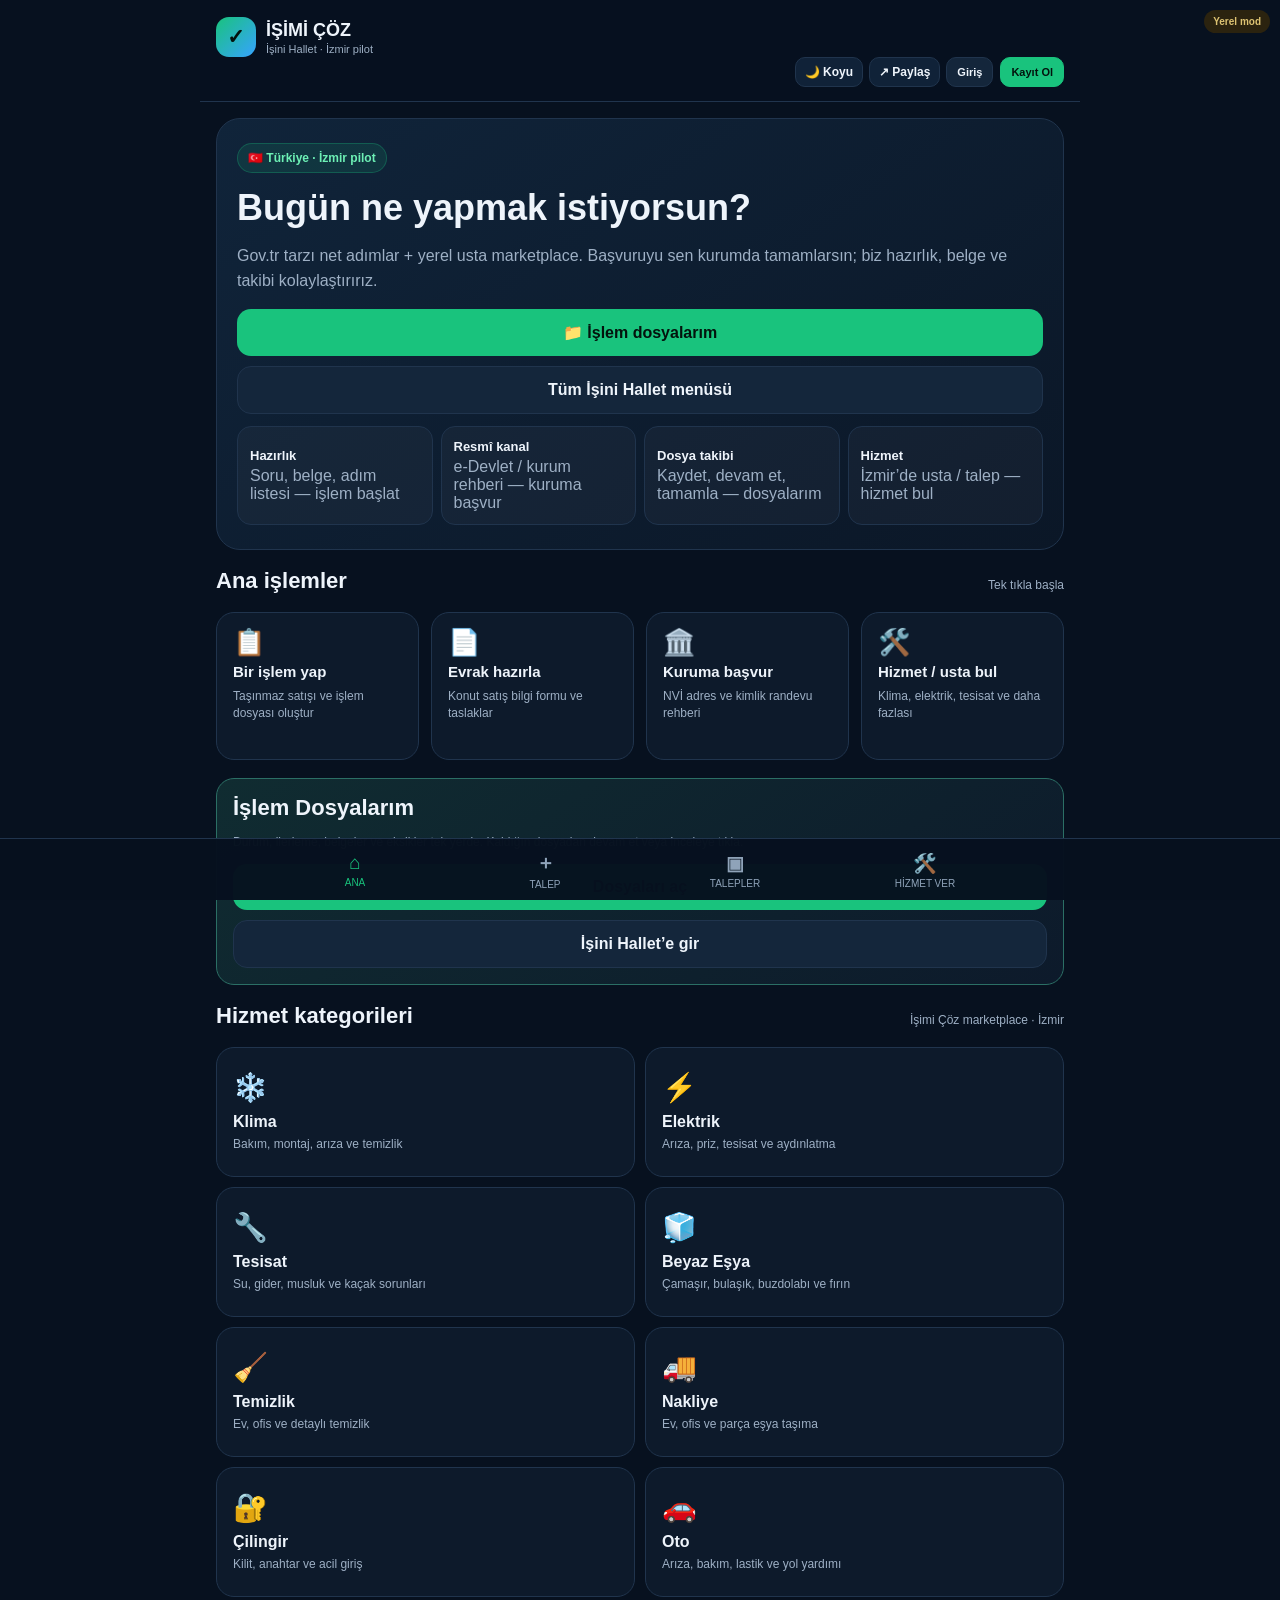
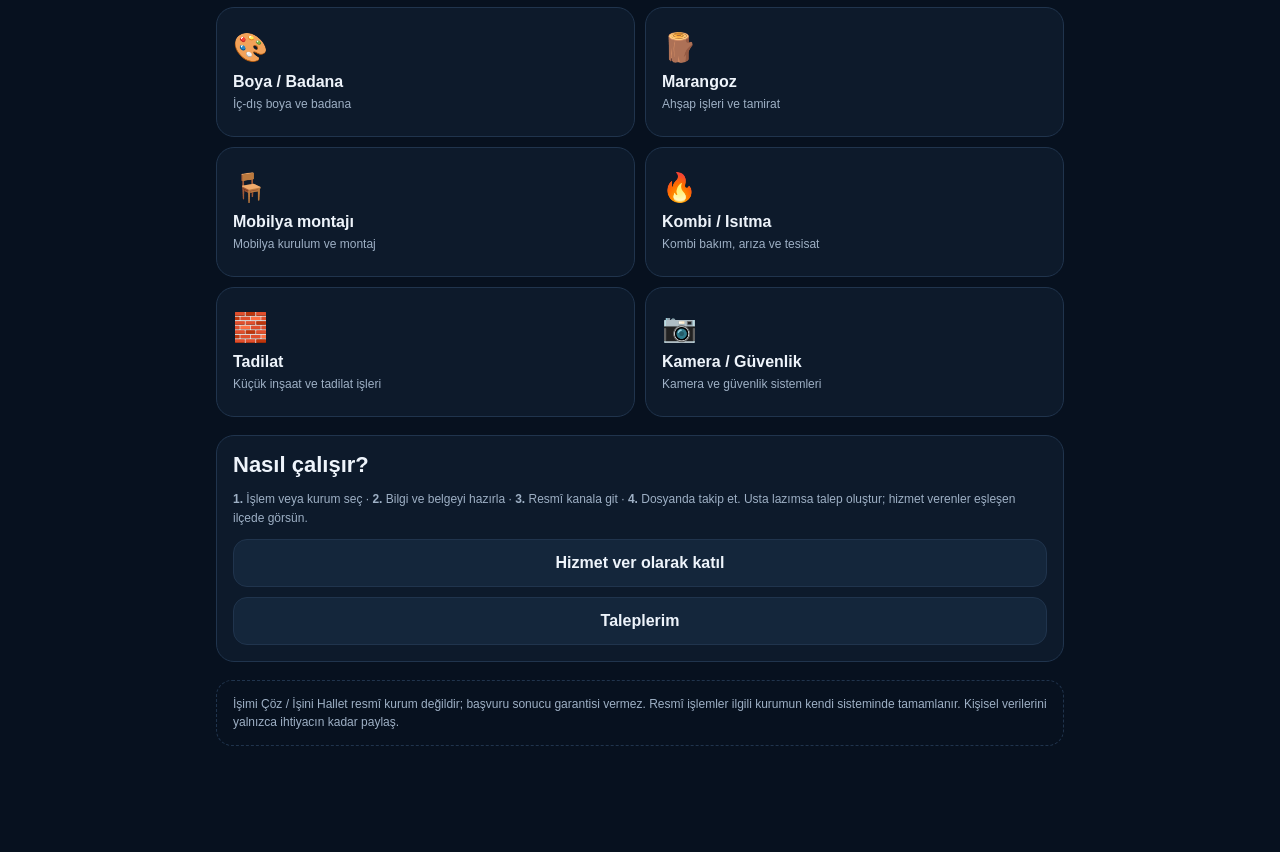
<file: index-final.html>
<!doctype html>
<html lang="tr">
<head>
<meta charset="utf-8">
<meta name="viewport" content="width=device-width,initial-scale=1,maximum-scale=1,user-scalable=no">
<meta name="theme-color" content="#07111f">
<title>İşimi Çöz — İzmir</title>
<style>
*{box-sizing:border-box}html,body{margin:0;padding:0;background:#07111f;color:#eef4fb;font-family:Arial,Helvetica,sans-serif}
body{min-height:100vh}button,input,select,textarea{font:inherit}button{cursor:pointer}a{text-decoration:none;color:inherit}
:root{--bg:#07111f;--card:#0d1a2b;--card2:#102238;--line:#20344d;--text:#eef4fb;--muted:#9eb0c5;--primary:#19c37d;--danger:#ef5350;--warning:#f5b942}
html[data-theme="light"]{--bg:#f4f7fb;--card:#ffffff;--card2:#eef3f8;--line:#d5dee8;--text:#122033;--muted:#5a6b7d;--primary:#0f9f63;--danger:#d32f2f;--warning:#c48a00}
html[data-theme="light"] body{background:var(--bg);color:var(--text)}
html[data-theme="light"] .top{background:rgba(255,255,255,.96)}
html[data-theme="light"] .hero{background:linear-gradient(145deg,#e8f5ef,#f4f7fb);border-color:var(--line)}
html[data-theme="light"] .card,html[data-theme="light"] .actionCard,html[data-theme="light"] .trustItem{background:var(--card);color:var(--text)}
.headerTools{display:flex;align-items:center;gap:6px;margin-left:auto;flex-wrap:wrap;justify-content:flex-end}
.iconBtn{border:1px solid var(--line);background:var(--card2);color:var(--text);border-radius:10px;padding:7px 9px;font-size:12px;font-weight:700;cursor:pointer;white-space:nowrap}
.iconBtn:hover{border-color:rgba(25,195,125,.45)}
@media(max-width:420px){.brand small{display:none}.iconBtn{padding:7px 8px;font-size:11px}.authUser{max-width:90px;overflow:hidden;text-overflow:ellipsis;white-space:nowrap;display:inline-block}}
.app{max-width:880px;margin:auto;min-height:100vh;padding-bottom:90px}.top{padding:17px 16px 14px;border-bottom:1px solid var(--line);background:rgba(7,17,31,.97);position:sticky;top:0;z-index:20}
.brand{display:flex;align-items:center;gap:10px}.logo{width:40px;height:40px;border-radius:13px;background:linear-gradient(135deg,var(--primary),#36a3ff);display:grid;place-items:center;font-size:21px;font-weight:900;color:#03120d}
.brand strong{font-size:18px}.brand small{display:block;color:var(--muted);font-size:11px;margin-top:2px}main{padding:16px}
.hero{background:linear-gradient(145deg,#10243a,#0b1727);border:1px solid var(--line);border-radius:24px;padding:24px 20px;margin-bottom:16px}
.badge{display:inline-flex;align-items:center;gap:6px;padding:7px 10px;border-radius:99px;background:rgba(25,195,125,.12);border:1px solid rgba(25,195,125,.28);color:#6df0b5;font-size:12px;font-weight:700}
h1{font-size:30px;line-height:1.08;margin:16px 0 10px}h2{font-size:22px;margin:0 0 8px}h3{font-size:16px;margin:0 0 6px}p{line-height:1.55}.muted{color:var(--muted)}.small{font-size:12px}
.platformShell{max-width:880px}
.actionGrid{display:grid;grid-template-columns:1fr 1fr;gap:12px}
@media(min-width:720px){.actionGrid{grid-template-columns:repeat(4,1fr)}.hero h1{font-size:36px}}
.actionCard{display:flex;flex-direction:column;align-items:flex-start;gap:8px;min-height:148px;text-align:left;padding:16px;border-radius:18px;border:1px solid var(--line);background:var(--card);color:var(--text);transition:.15s border-color,.15s transform}
.actionCard:hover{border-color:rgba(25,195,125,.45);transform:translateY(-1px)}
.actionCard .emoji{font-size:26px;line-height:1}
.actionCard strong{font-size:15px}
.actionCard span{font-size:12px;color:var(--muted);line-height:1.4}
.trustRow{display:grid;grid-template-columns:1fr 1fr;gap:8px;margin-top:12px}
@media(min-width:720px){.trustRow{grid-template-columns:repeat(4,1fr)}}
.trustItem{background:rgba(255,255,255,.03);border:1px solid var(--line);border-radius:14px;padding:12px;font-size:12px;color:var(--muted)}button.trustItem:hover{border-color:rgba(25,195,125,.45);color:var(--text)}
.trustItem b{display:block;color:var(--text);font-size:13px;margin-bottom:4px}
.homeFooterNote{margin-top:18px;padding:14px 16px;border-radius:16px;border:1px dashed var(--line);color:var(--muted);font-size:12px;line-height:1.5}
.splitActions{display:flex;flex-wrap:wrap;gap:10px;margin-top:12px}

.grid{display:grid;grid-template-columns:repeat(2,1fr);gap:10px}.card{background:var(--card);border:1px solid var(--line);border-radius:18px;padding:16px}
.service{min-height:130px;text-align:left;color:var(--text);transition:.15s transform,.15s border-color}.service:hover{border-color:#315270}.service:active{transform:scale(.98)}
.service .emoji{font-size:28px}.service strong{display:block;margin-top:9px;font-size:16px}.service span{display:block;color:var(--muted);font-size:12px;line-height:1.4;margin-top:5px}
.actions{display:grid;grid-template-columns:1fr 1fr;gap:10px;margin:16px 0}.btn{width:100%;border:0;border-radius:14px;padding:14px 15px;font-weight:800}.btn.primary{background:var(--primary);color:#03130d}.btn.secondary{background:#14263b;color:var(--text);border:1px solid var(--line)}.btn.danger{background:#4a1f25;color:#ffb5b3;border:1px solid #6a2b32}.btn.smallBtn{padding:10px 12px;font-size:13px}
.section{margin-top:18px}.sectionTitle{display:flex;justify-content:space-between;align-items:center;margin-bottom:10px}.formCard{background:var(--card);border:1px solid var(--line);border-radius:20px;padding:18px;margin-bottom:14px}
label{display:block;font-size:13px;font-weight:700;margin:14px 0 7px}input,select,textarea{width:100%;background:#081523;color:var(--text);border:1px solid #29415d;border-radius:12px;padding:13px;outline:none}input:focus,select:focus,textarea:focus{border-color:var(--primary)}
textarea{min-height:120px;resize:vertical}.row{display:grid;grid-template-columns:1fr 1fr;gap:10px}.checks{display:grid;grid-template-columns:1fr 1fr;gap:8px}.check{display:flex;align-items:center;gap:8px;background:#091827;border:1px solid var(--line);padding:10px;border-radius:12px;font-size:13px}.check input{width:auto}
.notice,.success,.warning,.error{padding:12px;border-radius:13px;font-size:13px;line-height:1.5;margin:12px 0}.notice{background:#0b2030;border:1px solid #1e4c66;color:#b9ddf2}.success{background:#0b2b20;border:1px solid #185d43;color:#8bf1c4}.warning{background:#30260e;border:1px solid #65501a;color:#f5d77c}.error{background:#35181b;border:1px solid #70272d;color:#ffb6b8}
.request{background:var(--card);border:1px solid var(--line);border-radius:18px;padding:16px;margin-bottom:11px}.requestTop{display:flex;justify-content:space-between;gap:10px}.status{padding:5px 9px;border-radius:99px;background:rgba(245,185,66,.12);color:#ffd76b;font-size:11px;font-weight:800;height:max-content}
.meta{display:flex;flex-wrap:wrap;gap:8px;color:var(--muted);font-size:12px;margin:10px 0}.meta span{background:#091827;padding:6px 8px;border-radius:8px}.description{background:#091827;border-radius:12px;padding:11px;font-size:13px;line-height:1.5;margin:10px 0}
.profileHeader{display:flex;align-items:center;gap:13px;padding:16px;background:var(--card);border:1px solid var(--line);border-radius:18px}.avatar{width:52px;height:52px;border-radius:50%;display:grid;place-items:center;background:#17334d;font-weight:900;font-size:18px}
.activeDot{width:9px;height:9px;background:var(--primary);border-radius:50%;display:inline-block;margin-right:5px}.empty{text-align:center;padding:28px 15px;color:var(--muted)}
.connection{position:fixed;top:10px;right:10px;z-index:100;padding:6px 9px;border-radius:99px;font-size:10px;font-weight:bold;opacity:.9}.connection.online{background:#0b2b20;color:#8bf1c4}.connection.offline{background:#30260e;color:#f5d77c}
.bottom{position:fixed;bottom:0;left:0;right:0;background:rgba(7,17,31,.98);border-top:1px solid var(--line);z-index:30}.bottomInner{max-width:760px;margin:auto;display:grid;grid-template-columns:repeat(4,1fr)}
.navBtn{border:0;background:transparent;color:#8fa3b9;padding:11px 4px 10px;font-size:10px}.navBtn b{display:block;font-size:19px;margin-bottom:3px}.navBtn.active{color:var(--primary)}
.back{margin-bottom:12px}.hidden{display:none!important}@media(max-width:430px){main{padding:12px}.hero{padding:20px 16px}h1{font-size:27px}.grid{gap:8px}.service{padding:13px;min-height:122px}.row{grid-template-columns:1fr}}


.authBar{display:flex;align-items:center;gap:7px}.authBtn{border:1px solid var(--line);background:#14263b;color:var(--text);border-radius:10px;padding:8px 10px;font-size:11px;font-weight:800;cursor:pointer}.authBtn.primary{background:var(--primary);color:#03130d;border-color:var(--primary)}.authUser{max-width:130px;overflow:hidden;text-overflow:ellipsis;white-space:nowrap;color:var(--muted);font-size:11px;font-weight:700}
.modal{position:fixed;inset:0;background:rgba(0,0,0,.76);z-index:9999;display:flex;align-items:center;justify-content:center;padding:16px}.modalCard{width:min(430px,100%);background:var(--card);border:1px solid var(--line);border-radius:20px;padding:20px;max-height:90vh;overflow:auto}.modalCard h2{margin-top:0}.authError{background:#35181b;border:1px solid #70272d;color:#ffb6b8;padding:10px;border-radius:10px;font-size:12px;margin-top:10px}
</style>
</head>
<body>
<div id="connectionStatus" class="connection offline">Supabase bağlanıyor...</div>
<div class="app">
<header class="top"><div class="brand"><div class="logo">✓</div><div><strong>İŞİMİ ÇÖZ</strong><small>İşini Hallet · İzmir pilot</small></div></div><div class="headerTools"><button type="button" class="iconBtn" id="themeToggleBtn" onclick="toggleAppTheme()" aria-label="Tema">🌙 Koyu</button><button type="button" class="iconBtn" id="shareSiteBtn" onclick="shareAppSite()" aria-label="Paylaş">↗ Paylaş</button><div id="authArea" style="display:flex;gap:7px;align-items:center"></div></div></header>
<main id="app"></main></div>
<nav class="bottom"><div class="bottomInner">
<button class="navBtn" id="navHome" onclick="showHome()"><b>⌂</b>ANA</button>
<button class="navBtn" id="navRequest" onclick="showRequest()"><b>＋</b>TALEP</button>
<button class="navBtn" id="navRequests" onclick="showRequests()"><b>▣</b>TALEPLER</button>
<button class="navBtn" id="navProvider" onclick="showProviderEntry()"><b>🛠️</b>HİZMET VER</button>
</div></nav>

<script>
const SUPABASE_URL="https://zvffspbowdzvrrzefhkr.supabase.co";
const SUPABASE_KEY="sb_publishable_L_qb9Q4fHktE51PEqEhTAg_O4R0eDiW";

const SERVICES={
 klima:{name:"Klima",emoji:"❄️",desc:"Bakım, montaj, arıza ve temizlik"},
 elektrik:{name:"Elektrik",emoji:"⚡",desc:"Arıza, priz, tesisat ve aydınlatma"},
 tesisat:{name:"Tesisat",emoji:"🔧",desc:"Su, gider, musluk ve kaçak sorunları"},
 beyaz:{name:"Beyaz Eşya",emoji:"🧊",desc:"Çamaşır, bulaşık, buzdolabı ve fırın"},
 temizlik:{name:"Temizlik",emoji:"🧹",desc:"Ev, ofis ve detaylı temizlik"},
 nakliye:{name:"Nakliye",emoji:"🚚",desc:"Ev, ofis ve parça eşya taşıma"},
 cilingir:{name:"Çilingir",emoji:"🔐",desc:"Kilit, anahtar ve acil giriş"},
 oto:{name:"Oto",emoji:"🚗",desc:"Arıza, bakım, lastik ve yol yardımı"},
 boya:{name:"Boya / Badana",emoji:"🎨",desc:"İç-dış boya ve badana"},
 marangoz:{name:"Marangoz",emoji:"🪵",desc:"Ahşap işleri ve tamirat"},
 montaj:{name:"Mobilya montajı",emoji:"🪑",desc:"Mobilya kurulum ve montaj"},
 kombi:{name:"Kombi / Isıtma",emoji:"🔥",desc:"Kombi bakım, arıza ve tesisat"},
 tadilat:{name:"Tadilat",emoji:"🧱",desc:"Küçük inşaat ve tadilat işleri"},
 kamera:{name:"Kamera / Güvenlik",emoji:"📷",desc:"Kamera ve güvenlik sistemleri"}
};

const DISTRICTS=[...new Set(["Aliağa","Balçova","Bayındır","Bayraklı","Bergama","Beydağ","Bornova","Buca","Çeşme","Çiğli","Dikili","Foça","Gaziemir","Güzelbahçe","Karabağlar","Karaburun","Karşıyaka","Konak","Menemen","Menderes","Narlıdere","Ödemiş","Seferihisar","Selçuk","Tire","Torbalı","Urla","Kiraz","Kemalpaşa","Kınık"])];

const KEYS={requests:"isimi_coz_requests_v5",provider:"isimi_coz_provider_v5",providerLogged:"isimi_coz_provider_logged_v5"};

function read(k,f){try{const x=localStorage.getItem(k);return x?JSON.parse(x):f}catch(e){return f}}
function write(k,v){localStorage.setItem(k,JSON.stringify(v))}
function getRequests(){return read(KEYS.requests,[])}
function getProvider(){return read(KEYS.provider,null)}
function providerLogged(){return read(KEYS.providerLogged,false)}
function escapeHTML(v){return String(v??"").replaceAll("&","&amp;").replaceAll("<","&lt;").replaceAll(">","&gt;").replaceAll('"',"&quot;").replaceAll("'","&#039;")}
function app(h){document.getElementById("app").innerHTML=h;window.scrollTo(0,0)}
function setNav(a){["navHome","navRequest","navRequests","navProvider"].forEach(id=>document.getElementById(id)?.classList.remove("active"));if(a)document.getElementById(a)?.classList.add("active")}
function setConnection(ok,text){const e=document.getElementById("connectionStatus");if(!e)return;e.className="connection "+(ok?"online":"offline");e.textContent=text||(ok?"Supabase bağlı ✓":"Yerel mod")}

async function supabaseRequest(method,path,body=null){
 const o={method,headers:{"apikey":SUPABASE_KEY,"Authorization":"Bearer "+SUPABASE_KEY,"Content-Type":"application/json","Accept":"application/json","Prefer":"return=representation"}};
 if(body!==null)o.body=JSON.stringify(body);
 const r=await fetch(SUPABASE_URL+"/rest/v1/"+path,o);
 const t=await r.text();let d=null;try{d=t?JSON.parse(t):null}catch(e){d=t}
 if(!r.ok)throw new Error(d?.message||d?.details||d?.hint||"Supabase işlemi başarısız.");
 return d;
}

async function supabaseAuthRequest(method,path,body=null){
 const session=getAuthSession();
 const token=session?.access_token;
 if(!token)throw new Error("Bu işlem dosyasını kaydetmek için önce giriş yapmalısınız.");
 const o={method,headers:{"apikey":SUPABASE_KEY,"Authorization":"Bearer "+token,"Content-Type":"application/json","Accept":"application/json","Prefer":"return=representation"}};
 if(body!==null)o.body=JSON.stringify(body);
 const r=await fetch(SUPABASE_URL+"/rest/v1/"+path,o);
 const t=await r.text();let d=null;try{d=t?JSON.parse(t):null}catch(e){d=t}
 if(!r.ok)throw new Error(d?.message||d?.details||d?.hint||"Yetkili Supabase işlemi başarısız.");
 return d;
}

function normalize(v){
 return String(v??"").trim().toLowerCase()
 .normalize("NFD").replace(/[\u0300-\u036f]/g,"")
 .replace(/ı/g,"i").replace(/İ/g,"i");
}
function pick(o,names,def=""){for(const n of names){if(o&&o[n]!==undefined&&o[n]!==null)return o[n]}return def}
function serviceKeyFromValue(v){
 const x=normalize(v);
 for(const [k,s] of Object.entries(SERVICES)){
  if(x===normalize(k)||x===normalize(s.name))return k;
 }
 return String(v??"").trim();
}

async function testSupabase(){
 try{await supabaseRequest("GET","talepler?select=id&limit=1");setConnection(true,"Supabase bağlı ✓");return true}
 catch(e){console.error(e);setConnection(false,"Yerel mod");return false}
}

async function loadRequestsFromSupabase(opts={}){
 const mineOnly=!!opts.mineOnly;
 try{
  let path="talepler?select=*&order=created_at.desc&limit=200";
  if(mineOnly){
   const session=getAuthSession();
   const uid=session?.user?.id;
   if(!uid){
    // Giriş yok: sunucudan kişisel talep çekme; yalnızca cihazdaki kendi yedekleri (user_id yok/local)
    return getRequests().filter(r=>!r.user_id&&!r.customer_id);
   }
   // Kendi kayıtları: user_id (tercih) — kolon yoksa sorgu hata verir, catch local fallback
   path="talepler?select=*&user_id=eq."+encodeURIComponent(uid)+"&order=created_at.desc&limit=200";
  }
  const data=await supabaseRequest("GET",path);
  if(Array.isArray(data)){
   let mapped=data.map(mapRequest);
   if(mineOnly){
    const session=getAuthSession();
    const uid=session?.user?.id;
    if(uid)mapped=mapped.filter(r=>!r.user_id&&!r.customer_id||r.user_id===uid||r.customer_id===uid);
    write(KEYS.requests,mapped);
   }else{
    // Sağlayıcı eşleştirme için gelen liste — RLS asıl koruma; istemci yine de saklar
    write(KEYS.requests,mapped);
   }
   setConnection(true,"Supabase bağlı ✓");
   return mapped;
  }
 }catch(e){
  console.warn("Talepler alınamadı:",e);
  if(mineOnly){
   const session=getAuthSession();
   const uid=session?.user?.id;
   if(!uid)return getRequests().filter(r=>!r.user_id&&!r.customer_id);
   return getRequests().filter(r=>r.user_id===uid||r.customer_id===uid||(!r.user_id&&!r.customer_id));
  }
 }
 return mineOnly?[]:getRequests();
}
function mapRequest(r){
 const kategori=pick(r,["kategori","category","service"],"");
 return {
  id:pick(r,["talep_no","id"],""),
  talep_no:pick(r,["talep_no","request_no","id"],""),
  service:serviceKeyFromValue(kategori),kategori:kategori,
  description:pick(r,["aciklama","description"],""),
  aciklama:pick(r,["aciklama","description"],""),
  il:pick(r,["il","city"],"İzmir"),
  district:pick(r,["ilce","district"],""),ilce:pick(r,["ilce","district"],""),
  neighborhood:pick(r,["mahalle","neighborhood"],""),mahalle:pick(r,["mahalle","neighborhood"],""),
  urgency:pick(r,["aciliyet","urgency"],""),
  aciliyet:pick(r,["aciliyet","urgency"],""),
  name:pick(r,["ad_soyad","name"],""),ad_soyad:pick(r,["ad_soyad","name"],""),
  phone:pick(r,["telefon","phone"],""),telefon:pick(r,["telefon","phone"],""),
  status:pick(r,["durum","status"],"Beklemede"),durum:pick(r,["durum","status"],"Beklemede"),
  createdAt:pick(r,["created_at","createdAt"],""),
  user_id:pick(r,["user_id","owner_id"],null),
  customer_id:pick(r,["customer_id"],null)
 };
}

/* ---------------- PROVIDER DATA: SUPABASE ---------------- */

async function loadProvidersFromSupabase(){
 try{
  const rows=await supabaseRequest("GET","providers?select=*&limit=500");
  if(!Array.isArray(rows))return [];
  const providers=rows.map(mapProvider);
  setConnection(true,"Supabase bağlı ✓");
  return providers;
 }catch(e){
  console.error("providers okunamadı:",e);
  return [];
 }
}

async function loadCategories(){
 try{
  const rows=await supabaseRequest("GET","categories?select=*&limit=500");
  return Array.isArray(rows)?rows:[];
 }catch(e){console.warn("categories okunamadı:",e);return []}
}

async function loadProviderCategories(){
 try{
  const rows=await supabaseRequest("GET","provider_categories?select=*&limit=1000");
  return Array.isArray(rows)?rows:[];
 }catch(e){console.warn("provider_categories okunamadı:",e);return []}
}

function mapProvider(r){
 return {
  id:pick(r,["id","provider_id"],""),
  name:pick(r,["name","ad","ad_soyad","business_name","isletme"],"Hizmet Sağlayıcı"),
  phone:pick(r,["phone","telefon","telefon_numarasi"],""),
  category:pick(r,["category","kategori","category_id"],""),
  city:pick(r,["il","city"],"İzmir"),
  district:pick(r,["ilce","district"],""),
  neighborhood:pick(r,["mahalle","neighborhood"],""),
  description:pick(r,["description","aciklama"],""),
  active:pick(r,["active","aktif"],true)!==false,
  services:[]
 };
}

function categoryValueFromRow(row,categories){
 const raw=pick(row,["category_id","kategori_id","category","kategori"],"");
 if(!raw)return "";
 const c=categories.find(x=>String(x.id)===String(raw));
 if(c)return pick(c,["name","name_tr","ad","kategori"],raw);
 return raw;
}

async function enrichProviders(providers){
 const [cats,links]=await Promise.all([loadCategories(),loadProviderCategories()]);
 const byId={};
 providers.forEach(p=>byId[String(p.id)]=p);

 links.forEach(link=>{
  const pid=pick(link,["provider_id","providers_id","provider"],"");
  const val=categoryValueFromRow(link,cats);
  if(byId[String(pid)]&&val)byId[String(pid)].services.push(serviceKeyFromValue(val));
 });

 providers.forEach(p=>{
  const direct=p.category;
  if(direct&&!p.services.length)p.services=[serviceKeyFromValue(direct)];
  p.services=[...new Set(p.services.filter(Boolean))];
 });
 return providers;
}

function providerMatchesRequest(p,r){
 if(!p.active)return false;
 const ps=(p.services||[]).map(serviceKeyFromValue);
 const rk=serviceKeyFromValue(r.kategori||r.service);
 const district=normalize(p.district),rd=normalize(r.ilce||r.district);
 const city=normalize(p.city),rc=normalize(r.il||"İzmir");
 const categoryOK=ps.length?ps.includes(rk):true;
 const districtOK=district?district===rd:true;
 const cityOK=!city||!rc||city===rc||city==="izmir";
 return categoryOK&&districtOK&&cityOK;
}

/* ---------------- HOME ---------------- */

function showHome(){
  setNav("navHome");
  app(`<section class="hero">
    <span class="badge">🇹🇷 Türkiye · İzmir pilot</span>
    <h1>Bugün ne yapmak istiyorsun?</h1>
    <p class="muted">Gov.tr tarzı net adımlar + yerel usta marketplace. Başvuruyu sen kurumda tamamlarsın; biz hazırlık, belge ve takibi kolaylaştırırız.</p>
    <div class="splitActions">
      <button class="btn primary" type="button" onclick="openHalletAction('showCases')">📁 İşlem dosyalarım</button>
      <button id="openHalletButton" class="btn secondary hallet-launch" type="button">Tüm İşini Hallet menüsü</button>
    </div>
    <div class="trustRow">
      <button type="button" class="trustItem" style="cursor:pointer;text-align:left;width:100%;font:inherit" onclick="openHalletAction('showIslemMenu')"><b>Hazırlık</b>Soru, belge, adım listesi — işlem başlat</button>
      <button type="button" class="trustItem" style="cursor:pointer;text-align:left;width:100%;font:inherit" onclick="openHalletAction('showKurum')"><b>Resmî kanal</b>e-Devlet / kurum rehberi — kuruma başvur</button>
      <button type="button" class="trustItem" style="cursor:pointer;text-align:left;width:100%;font:inherit" onclick="openHalletAction('showCases')"><b>Dosya takibi</b>Kaydet, devam et, tamamla — dosyalarım</button>
      <button type="button" class="trustItem" style="cursor:pointer;text-align:left;width:100%;font:inherit" onclick="showRequest()"><b>Hizmet</b>İzmir’de usta / talep — hizmet bul</button>
    </div>
  </section>

  <div class="section">
    <div class="sectionTitle"><h2>Ana işlemler</h2><span class="small muted">Tek tıkla başla</span></div>
    <div class="actionGrid">
      <button class="actionCard" type="button" onclick="openHalletAction('showIslemMenu')"><div class="emoji">📋</div><strong>Bir işlem yap</strong><span>Taşınmaz satışı ve işlem dosyası oluştur</span></button>
      <button class="actionCard" type="button" onclick="openHalletAction('showEvrak')"><div class="emoji">📄</div><strong>Evrak hazırla</strong><span>Konut satış bilgi formu ve taslaklar</span></button>
      <button class="actionCard" type="button" onclick="openHalletAction('showKurum')"><div class="emoji">🏛️</div><strong>Kuruma başvur</strong><span>NVİ adres ve kimlik randevu rehberi</span></button>
      <button class="actionCard" type="button" onclick="showRequest()"><div class="emoji">🛠️</div><strong>Hizmet / usta bul</strong><span>Klima, elektrik, tesisat ve daha fazlası</span></button>
    </div>
  </div>

  <div class="section card" style="border-color:#2b6f65;background:linear-gradient(145deg,#102c31,#0d1a2b)">
    <h2>İşlem Dosyalarım</h2>
    <p class="muted small">Durum, ilerleme, belgeler ve eksikler tek yerde. Kaldığın dosyadan devam et veya inceleye tıkla.</p>
    <div class="splitActions">
      <button class="btn primary" type="button" onclick="openHalletAction('showCases')">Dosyaları aç</button>
      <button class="btn secondary" type="button" onclick="openHalletAction('showGate')">İşini Hallet’e gir</button>
    </div>
  </div>

  <div class="section">
    <div class="sectionTitle"><h2>Hizmet kategorileri</h2><span class="small muted">İşimi Çöz marketplace · İzmir</span></div>
    <div class="grid">${Object.entries(SERVICES).map(([k,s])=>`<button class="card service" type="button" onclick="showRequest('${k}')"><div class="emoji">${s.emoji}</div><strong>${s.name}</strong><span>${s.desc}</span></button>`).join("")}</div>
  </div>

  <div class="section card">
    <h2>Nasıl çalışır?</h2>
    <p class="muted small"><strong>1.</strong> İşlem veya kurum seç · <strong>2.</strong> Bilgi ve belgeyi hazırla · <strong>3.</strong> Resmî kanala git · <strong>4.</strong> Dosyanda takip et. Usta lazımsa talep oluştur; hizmet verenler eşleşen ilçede görsün.</p>
    <div class="splitActions">
      <button class="btn secondary" type="button" onclick="showProviderEntry()">Hizmet ver olarak katıl</button>
      <button class="btn secondary" type="button" onclick="showRequests()">Taleplerim</button>
    </div>
  </div>

  <div class="homeFooterNote">İşimi Çöz / İşini Hallet resmî kurum değildir; başvuru sonucu garantisi vermez. Resmî işlemler ilgili kurumun kendi sisteminde tamamlanır. Kişisel verilerini yalnızca ihtiyacın kadar paylaş.</div>`);
}

function openHallet(){
  try{
    if(window.Hallet && typeof window.Hallet.showGate === "function"){
      window.Hallet.showGate();
      return;
    }
    console.error("İşini Hallet modülü yüklenemedi.");
    alert("İşini Hallet modülü şu anda yüklenemedi. Lütfen sayfayı yenileyin.");
  }catch(error){
    console.error("İşini Hallet açılış hatası:",error);
    alert("İşini Hallet açılırken bir hata oluştu. Lütfen sayfayı yenileyin.");
  }
}
function openHalletAction(fnName){
  try{
    if(window.Hallet && typeof window.Hallet[fnName] === "function"){
      window.Hallet[fnName]();
      return;
    }
    openHallet();
  }catch(error){
    console.error("İşini Hallet aksiyon hatası:",error);
    openHallet();
  }
}

/* ---------------- REQUEST ---------------- */

function serviceOptions(selected=""){return `<option value="">Kategori seç</option>`+Object.entries(SERVICES).map(([k,s])=>`<option value="${k}" ${k===selected?"selected":""}>${s.emoji} ${s.name}</option>`).join("")}
function districtOptions(selected=""){return `<option value="">İlçe seç</option>`+DISTRICTS.map(d=>`<option value="${escapeHTML(d)}" ${d===selected?"selected":""}>${escapeHTML(d)}</option>`).join("")}
function makeRequestNumber(){const d=new Date();return `IC-${d.getFullYear()}${String(d.getMonth()+1).padStart(2,"0")}${String(d.getDate()).padStart(2,"0")}-${Math.floor(1000+Math.random()*9000)}`}

function showRequest(preselected=""){
 setNav("navRequest");
 app(`<div class="back"><button class="btn secondary smallBtn" onclick="showHome()">← Ana sayfaya dön</button></div>
 <div class="formCard"><span class="badge">📋 YENİ HİZMET TALEBİ</span><h1>İhtiyacını anlat.</h1><p class="muted small">Sorununu açıkça anlat. Böylece doğru hizmet sağlayıcısına ulaşmak kolaylaşır.</p>
 <label>Hizmet kategorisi *</label><select id="reqService">${serviceOptions(preselected)}</select>
 <label>Sorunun / ihtiyacın *</label><textarea id="reqDescription" maxlength="1000" placeholder="Örneğin: Klima çalışıyor fakat yeterince soğutmuyor."></textarea><div class="small muted" id="charCount">0/1000</div>
 <div class="row"><div><label>İl *</label><select id="reqCity"><option value="İzmir" selected>İzmir</option></select></div><div><label>İlçe *</label><select id="reqDistrict">${districtOptions()}</select></div></div>
 <label>Mahalle</label><input id="reqNeighborhood" placeholder="Mahalle adı">
 <label>Ne zaman gerekli?</label><select id="reqUrgency"><option value="Acil">🔴 Acil</option><option value="Bugün" selected>🟡 Bugün</option><option value="Uygun zamanda">🟢 Uygun zamanda</option></select>
 <label>Adınız *</label><input id="reqName" placeholder="Adınız Soyadınız" autocomplete="name">
 <label>Telefon *</label><input id="reqPhone" type="tel" inputmode="tel" placeholder="05xxxxxxxxx" autocomplete="tel">
 <div class="notice">🔒 Bilgileriniz hizmet talebinin oluşturulması amacıyla kullanılır.</div>
 <button class="btn primary" id="createRequestButton" onclick="createRequest()">TALEBİ OLUŞTUR</button></div>`);
 document.getElementById("reqDescription")?.addEventListener("input",e=>document.getElementById("charCount").textContent=e.target.value.length+"/1000");
}

async function createRequest(){
 const g=id=>document.getElementById(id)?.value.trim();
 const service=document.getElementById("reqService").value,description=g("reqDescription"),city=g("reqCity"),district=g("reqDistrict"),neighborhood=g("reqNeighborhood"),urgency=document.getElementById("reqUrgency").value,name=g("reqName"),phone=g("reqPhone");
 if(!service)return alert("Lütfen hizmet kategorisini seç.");
 if(description.length<5)return alert("Lütfen ihtiyacınızı biraz daha açık anlat.");
 if(!district)return alert("Lütfen ilçe seç.");
 if(!name)return alert("Lütfen adınızı ve soyadınızı yaz.");
 if(!phone)return alert("Lütfen telefon numaranızı yaz.");
 const b=document.getElementById("createRequestButton");b.disabled=true;b.textContent="TALEP KAYDEDİLİYOR...";
 const talep_no=makeRequestNumber();
 const session=getAuthSession();
 const item={talep_no,kategori:service,aciklama:description,il:city,ilce:district,mahalle:neighborhood,aciliyet:urgency,ad_soyad:name,telefon:phone,durum:"Beklemede"};
 if(session?.user?.id){item.user_id=session.user.id;item.customer_id=session.user.id;}
 try{await supabaseRequest("POST","talepler",item);setConnection(true,"Supabase bağlı ✓");write(KEYS.requests,[{...mapRequest(item),createdAt:new Date().toISOString()},...getRequests()]);alert("Talebiniz başarıyla oluşturuldu.\n\nTalep No: "+talep_no)}catch(e){console.error(e);write(KEYS.requests,[{...mapRequest(item),createdAt:new Date().toISOString()},...getRequests()]);alert("Sunucu kaydı başarısız oldu; cihazdaki yedek kaydedildi.\n\n"+e.message)}
 b.disabled=false;b.textContent="TALEBİ OLUŞTUR";showRequests();
}

/* ---------------- REQUEST LIST ---------------- */

async function showRequests(){
 setNav("navRequests");
 const session=getAuthSession();
 if(!session?.user?.id){
  app(`<div class="back"><button class="btn secondary smallBtn" onclick="showHome()">← Ana sayfaya dön</button></div><span class="badge">▣ TALEPLERİM</span><h1>Oluşturduğun talepler.</h1><div class="card empty">🔒<h3>Giriş gerekli</h3><p>Taleplerini görmek için giriş yapmalısın. Başka kullanıcıların talepleri burada gösterilmez.</p><button class="btn primary" onclick="openAuthModal('login')">Giriş yap</button></div>`);
  return;
 }
 app(`<div class="back"><button class="btn secondary smallBtn" onclick="showHome()">← Ana sayfaya dön</button></div><span class="badge">▣ TALEPLERİM</span><h1>Oluşturduğun talepler.</h1><p class="muted small">Yalnızca senin taleplerin yükleniyor...</p><div class="card" id="requestsLoading" style="text-align:center">⏳ Talepler yükleniyor...</div>`);
 const requests=await loadRequestsFromSupabase({mineOnly:true}),area=document.getElementById("requestsLoading");if(!area)return;
 area.outerHTML=requests.length?requests.map(renderRequest).join(""):`<div class="card empty">📋<h3>Henüz talep yok</h3><p>İhtiyacını anlat, ilk talebini oluştur.</p><button class="btn primary" onclick="showRequest()">＋ Talep oluştur</button></div>`;
}
function renderRequest(r){
 const k=serviceKeyFromValue(r.service||r.kategori),s=SERVICES[k]||{name:r.kategori||"Hizmet",emoji:"🛠️"};
 return `<article class="request"><div class="requestTop"><div><h3>${s.emoji} ${escapeHTML(s.name)}</h3><div class="small muted">${escapeHTML(r.createdAt||"")}</div></div><span class="status">${escapeHTML(r.status||r.durum||"Beklemede")}</span></div><div class="description">“${escapeHTML(r.description||r.aciklama||"")}”</div><div class="meta"><span>📍 ${escapeHTML(r.ilce||"")}</span>${r.mahalle?`<span>🏘️ ${escapeHTML(r.mahalle)}</span>`:""}<span>⏱️ ${escapeHTML(r.aciliyet||"")}</span></div><div class="small muted">Talep No: <strong>${escapeHTML(r.talep_no||"")}</strong></div></article>`;
}

/* ---------------- PROVIDER ---------------- */

async function showProviderEntry(){
 setNav("navProvider");
 const local=getProvider();
 if(local&&providerLogged()){showProviderPanel(local);return}
 app(`<div class="back"><button class="btn secondary smallBtn" onclick="showHome()">← Ana sayfaya dön</button></div><div class="formCard"><span class="badge">🛠️ HİZMET SAĞLAYICI</span><h1>Hizmet Ver</h1><p class="muted small">Supabase'deki kayıtlı hizmet sağlayıcıları ve sana uygun talepleri yükleyelim.</p><button class="btn primary" onclick="loadProviderDirectory()">KAYITLI SAĞLAYICILARI GÖSTER</button><div id="providerDirectory"></div></div>`);
 await loadProviderDirectory();
}

async function loadProviderDirectory(){
 const box=document.getElementById("providerDirectory");if(!box)return;
 box.innerHTML=`<div class="card" style="margin-top:14px;text-align:center">⏳ Hizmet sağlayıcılar yükleniyor...</div>`;
 let providers=await loadProvidersFromSupabase();providers=await enrichProviders(providers);
 if(!providers.length){box.innerHTML=`<div class="warning">Supabase'de <strong>providers</strong> tablosundan okunabilir hizmet sağlayıcı kaydı bulunamadı.</div>`;return}
 box.innerHTML=`<div class="section"><h2>Hizmet sağlayıcılar</h2>${providers.map(p=>renderProviderCard(p)).join("")}</div>`;
}

function renderProviderCard(p){
 const cats=(p.services||[]).map(k=>SERVICES[k]?.name||k).filter(Boolean).join(", ")||"Kategori bilgisi yok";
 return `<article class="request"><div class="requestTop"><div><h3>🛠️ ${escapeHTML(p.name)}</h3><div class="small muted">${escapeHTML(p.city)} • ${escapeHTML(p.district)}</div></div><span class="status">${p.active?"Aktif":"Pasif"}</span></div><div class="meta"><span>🔧 ${escapeHTML(cats)}</span>${p.neighborhood?`<span>🏘️ ${escapeHTML(p.neighborhood)}</span>`:""}</div>${p.description?`<div class="description">${escapeHTML(p.description)}</div>`:""}${p.phone?`<a class="btn primary" style="display:block;text-align:center" href="tel:${escapeHTML(p.phone)}">📞 HİZMET SAĞLAYICIYI ARA</a>`:"<div class=\"warning\">Bu sağlayıcının telefon numarası kayıtlı değil.</div>"}<br><button class="btn secondary" onclick='openProviderById(${JSON.stringify(String(p.id))})'>📋 UYGUN TALEPLERİ GÖR</button></article>`;
}

async function openProviderById(id){
 let providers=await loadProvidersFromSupabase();providers=await enrichProviders(providers);const p=providers.find(x=>String(x.id)===String(id));
 if(p)showProviderPanel(p);else alert("Hizmet sağlayıcı bulunamadı.");
}

async function showProviderPanel(p){
 setNav("navProvider");
 app(`<div class="back"><button class="btn secondary smallBtn" onclick="showProviderEntry()">← Hizmet sağlayıcılara dön</button></div><div class="profileHeader"><div class="avatar">${escapeHTML((p.name||"U").charAt(0).toUpperCase())}</div><div style="flex:1"><strong>${escapeHTML(p.name)}</strong><div class="small muted"><span class="activeDot"></span>${p.active?"Aktif":"Pasif"} • ${escapeHTML(p.district)}</div></div></div><div class="grid section"><div class="card"><div style="font-size:24px">📋</div><strong id="matchCount">...</strong><div class="small muted">Uygun İş</div></div><div class="card"><div style="font-size:24px">🛠️</div><strong>${p.services.length}</strong><div class="small muted">Kategori</div></div></div><div class="section"><h2>📋 Sana Uygun Talepler</h2><div id="matchedRequests" class="card" style="text-align:center">⏳ Eşleşmeler aranıyor...</div></div>`);
 const requests=await loadRequestsFromSupabase();
 const suitable=requests.filter(r=>providerMatchesRequest(p,r));
 document.getElementById("matchCount").textContent=suitable.length;
 const box=document.getElementById("matchedRequests");
 if(!suitable.length){box.innerHTML=`<div class="empty">🔎<h3>Şimdilik uygun talep yok.</h3><p>Sağlayıcının kategorisi ve ilçesi ile eşleşen talepler burada görünecek.</p></div>`}
 else box.outerHTML=suitable.map(r=>renderProviderRequest(r)).join("");
}

function renderProviderRequest(r){
 const k=serviceKeyFromValue(r.service||r.kategori),s=SERVICES[k]||{name:r.kategori||"Hizmet",emoji:"🛠️"};
 const phone=r.telefon||r.phone||"";
 return `<article class="request"><div class="requestTop"><div><h3>${s.emoji} ${escapeHTML(s.name)}</h3><div class="small muted">Talep No: ${escapeHTML(r.talep_no||"")}</div></div><span class="status">${escapeHTML(r.aciliyet||"Beklemede")}</span></div><div class="description">${escapeHTML(r.aciklama||r.description||"")}</div><div class="meta"><span>📍 ${escapeHTML(r.ilce||r.district||"")}</span>${r.mahalle?`<span>🏘️ ${escapeHTML(r.mahalle)}</span>`:""}<span>👤 ${escapeHTML(r.ad_soyad||r.name||"")}</span></div>${phone?`<a class="btn primary" style="display:block;text-align:center" href="tel:${escapeHTML(phone)}">📞 MÜŞTERİYLE İLETİŞİME GEÇ</a>`:`<div class="warning">Bu talepte telefon numarası bulunmuyor.</div>`}</article>`;
}

/* ---------------- OPTIONAL LOCAL PROVIDER ---------------- */

function providerLogin(){write(KEYS.providerLogged,true);showProviderPanel(getProvider())}
function providerLogout(){write(KEYS.providerLogged,false);showProviderEntry()}

/* ---------------- START ---------------- */
async function startApp(){
  setConnection(false,"Supabase bağlanıyor...");
  try{showHome();}catch(error){
    console.error("Ana ekran başlatma hatası:",error);
    const root=document.getElementById("app");
    if(root)root.innerHTML=`<div class="error"><strong>Uygulama başlatılamadı.</strong><br><span class="small">Lütfen sayfayı yenileyin.</span></div>`;
  }
  await testSupabase();
}
startApp();
</script>


<script>
/* =========================================================
   HESAP: KAYIT / GİRİŞ — TEK DOSYA SÜRÜMÜ
   ========================================================= */
let currentAuthUser=null;
function authHeaders(token){return {"apikey":SUPABASE_KEY,"Authorization":"Bearer "+(token||SUPABASE_KEY),"Content-Type":"application/json"}}
function getAuthSession(){try{return JSON.parse(localStorage.getItem("isimi_coz_auth_session")||"null")}catch(e){return null}}
function saveAuthSession(session){if(session)localStorage.setItem("isimi_coz_auth_session",JSON.stringify(session));else localStorage.removeItem("isimi_coz_auth_session");updateAuthArea()}
function getAppTheme(){try{return localStorage.getItem('isimi-theme')||'dark';}catch(e){return 'dark';}}
function applyAppTheme(theme){const t=(theme==='light')?'light':'dark';document.documentElement.setAttribute('data-theme',t);try{localStorage.setItem('isimi-theme',t);}catch(e){}const btn=document.getElementById('themeToggleBtn');if(btn)btn.textContent=(t==='light')?'🌙 Koyu':'☀️ Açık';}
function toggleAppTheme(){applyAppTheme(getAppTheme()==='light'?'dark':'light');}
function shareAppSite(){const url=(typeof location!=='undefined'&&location.origin)?(location.origin+'/'):'https://isimi-coz.onrender.com/';const title='İşimi Çöz · İşini Hallet';const text='Resmî işlem hazırlığı ve yerel hizmet — İzmir pilot';if(navigator.share){navigator.share({title,text,url}).catch(()=>{});return;}try{if(navigator.clipboard&&navigator.clipboard.writeText){navigator.clipboard.writeText(url).then(()=>alert('Site bağlantısı kopyalandı.')).catch(()=>prompt('Bağlantıyı kopyala:',url));}else prompt('Bağlantıyı kopyala:',url);}catch(e){prompt('Bağlantıyı kopyala:',url);}}


function updateAuthArea(){
 const el=document.getElementById("authArea"); if(!el)return;
 const session=getAuthSession();
 if(session?.user){ currentAuthUser=session.user; const email=session.user.email||"Hesabım"; el.innerHTML='<div class="authBar"><span class="authUser">'+escapeHTML(email)+'</span><button class="authBtn" type="button" onclick="logoutUser()">Çıkış</button></div>'; }
 else { currentAuthUser=null; el.innerHTML='<div class="authBar"><button class="authBtn" type="button" onclick="openAuthModal(\'login\')">Giriş</button><button class="authBtn primary" type="button" onclick="openAuthModal(\'signup\')">Kayıt Ol</button></div>'; }
}
function openAuthModal(mode){
 document.getElementById("authModal")?.remove();
 const title=mode==='signup'?'Hesap oluştur':'Giriş yap';
 const button=mode==='signup'?'KAYIT OL':'GİRİŞ YAP';
 const switchText=mode==='signup'?'Zaten hesabın var mı?':'Hesabın yok mu?';
 const switchMode=mode==='signup'?'login':'signup';
 const switchLabel=mode==='signup'?'Giriş yap':'Kayıt ol';
 const html=`<div class="modal" id="authModal"><div class="modalCard"><div style="display:flex;justify-content:space-between;gap:10px;align-items:center"><h2>${title}</h2><button class="authBtn" type="button" onclick="closeAuthModal()">Kapat</button></div><label>E-posta</label><input id="authEmail" type="email" autocomplete="email" placeholder="ornek@email.com"><label>Şifre</label><input id="authPassword" type="password" autocomplete="${mode==='signup'?'new-password':'current-password'}" placeholder="En az 6 karakter"><div id="authError"></div><button class="btn primary" id="authSubmit" type="button" onclick="submitAuth('${mode}')">${button}</button><p class="muted small" style="text-align:center;margin-bottom:0">${switchText} <button class="authBtn" type="button" onclick="openAuthModal('${switchMode}')">${switchLabel}</button></p></div></div>`;
 document.body.insertAdjacentHTML('beforeend',html);
 setTimeout(()=>document.getElementById('authEmail')?.focus(),50);
}
function closeAuthModal(){document.getElementById("authModal")?.remove()}
async function submitAuth(mode){
 const email=document.getElementById('authEmail')?.value.trim(); const password=document.getElementById('authPassword')?.value; const err=document.getElementById('authError'); const btn=document.getElementById('authSubmit');
 if(!email||!password){if(err)err.innerHTML='<div class="authError">E-posta ve şifre gerekli.</div>';return}
 if(password.length<6){if(err)err.innerHTML='<div class="authError">Şifre en az 6 karakter olmalı.</div>';return}
 btn.disabled=true;btn.textContent='BEKLEYİN...';
 try{
   let url=SUPABASE_URL+'/auth/v1/'+(mode==='signup'?'signup':'token?grant_type=password');
   const r=await fetch(url,{method:'POST',headers:{"apikey":SUPABASE_KEY,"Content-Type":"application/json"},body:JSON.stringify({email,password})});
   const data=await r.json().catch(()=>({}));
   if(!r.ok)throw new Error(data.error_description||data.msg||data.message||'Kimlik doğrulama başarısız.');
   if(mode==='signup' && !data.access_token){
      closeAuthModal(); alert('Kayıt tamamlandı. E-posta doğrulaması açıksa gelen kutunu kontrol et, ardından giriş yap.'); return;
   }
   saveAuthSession(data); closeAuthModal(); alert(mode==='signup'?'Hesap oluşturuldu. ✓':'Giriş başarılı. ✓');
 }catch(e){if(err)err.innerHTML='<div class="authError">'+escapeHTML(e.message||String(e))+'</div>';}finally{if(btn){btn.disabled=false;btn.textContent=buttonText(mode)}}
}
function buttonText(mode){return mode==='signup'?'KAYIT OL':'GİRİŞ YAP'}
function logoutUser(){saveAuthSession(null);alert('Çıkış yapıldı.')}
updateAuthArea();

/* =========================================================
   İŞİNİ HALLET — TEK INDEX.HTML İÇİNE GÖMÜLÜ, BAĞIMSIZ AKIŞ
   ========================================================= */
(function(){
'use strict';
const H={step:0,answers:{},caseId:null,createdAt:null,dbId:null,status:null,module:null,kurumFlowId:null,documents:{},documentStatuses:{},documentFiles:{},caseSteps:[]};
const CASE_STEP_TEMPLATE=[
 {key:'precheck',title:'Ön kontrol',description:'Verilen bilgiler üzerinden satış için temel uygunluk kontrolü.',institution:'İşini Hallet',sort_order:1},
 {key:'documents',title:'Belgeleri tamamla',description:'Gerekli belgeleri yükle ve hazır olduklarını kontrol et.',institution:'İşini Hallet',sort_order:2},
 {key:'application',title:'Tapu başvurusu',description:'Güncel bilgilerle tapu başvurusunu ilgili resmî kanaldan başlat.',institution:'TKGM / Tapu Müdürlüğü',sort_order:3},
 {key:'fees',title:'Harç ve ödemeler',description:'Resmî bildirimdeki tapu harcı ve döner sermaye tutarlarını kontrol et.',institution:'Tapu / GİB',sort_order:4},
 {key:'completion',title:'Satışı tamamla',description:'Randevu ve satış işlemi tamamlandıktan sonra dosyanı güncelle.',institution:'Tapu Müdürlüğü',sort_order:5}
];
const KURUM_STEP_TEMPLATE=[
 {key:'info',title:'Başvuru bilgilerini tamamla',description:'Kurum ve başvuru türüne göre gerekli ön bilgileri tamamla.',institution:'İşini Hallet',sort_order:1},
 {key:'documents',title:'Belgeleri hazırla',description:'Gerekli belgeleri hazırla ve dosyana ekle.',institution:'İşini Hallet',sort_order:2},
 {key:'official',title:'Resmî kanala git',description:'Başvuruyu ilgili resmî kurum sisteminde başlat.',institution:'e-Devlet / Kurum',sort_order:3},
 {key:'submit',title:'Başvuruyu tamamla',description:'Resmî kanaldaki başvurunu tamamladığını not et.',institution:'Kullanıcı',sort_order:4},
 {key:'close',title:'İşlemi kapat',description:'Dosyayı gözden geçirip tamamlandı olarak işaretle.',institution:'İşini Hallet',sort_order:5}
];
const ARAC_STEP_TEMPLATE=[
 {key:'precheck',title:'Ön bilgiler',description:'Satış niyeti ve araç durumu için ön kontrol.',institution:'İşini Hallet',sort_order:1},
 {key:'vehicle',title:'Araç ve taraflar',description:'Marka/model, plaka (isteğe bağlı) ve alıcı hazırlığı.',institution:'İşini Hallet',sort_order:2},
 {key:'documents',title:'Belge kontrol listesi',description:'Hazırlaman gereken belgeleri işaretle (yükleme isteğe bağlı).',institution:'İşini Hallet',sort_order:3},
 {key:'official',title:'Resmî kanal',description:'Noter ve e-Devlet yönlendirmesi — işlem kurumda tamamlanır.',institution:'Noter / e-Devlet',sort_order:4},
 {key:'close',title:'Dosyayı kapat',description:'Hazırlık bittiğinde dosyayı tamamlandı olarak işaretle.',institution:'İşini Hallet',sort_order:5}
];


const PROP_STEP_TEMPLATE=[
 {key:'precheck',title:'Ön bilgiler',description:'İşlem türüne göre temel uygunluk ve hazırlık soruları.',institution:'İşini Hallet',sort_order:1},
 {key:'details',title:'İşlem detayları',description:'Taşınmaz / taraflar hakkında özet bilgiler.',institution:'İşini Hallet',sort_order:2},
 {key:'documents',title:'Belge kontrol listesi',description:'Hazırlaman gereken belgeleri işaretle (zorunlu yükleme yok).',institution:'İşini Hallet',sort_order:3},
 {key:'official',title:'Resmî kanal',description:'e-Devlet / TKGM yönlendirmesi — işlem kurumda tamamlanır.',institution:'TKGM / e-Devlet',sort_order:4},
 {key:'close',title:'Dosyayı kapat',description:'Hazırlık bittiğinde tamamlandı olarak işaretle.',institution:'İşini Hallet',sort_order:5}
];
const PROP_FLOWS={
 konut_alimi:{
  id:'konut_alimi', case_type:'konut_alimi', title:'Konut alımı hazırlığı',
  disclaimer:'Alım hazırlığı / rehberliktir. Tapu tescili TKGM süreçlerinde tamamlanır; bu uygulama resmî kurum değildir.',
  official:[{label:'e-Devlet Kapısı',url:'https://www.turkiye.gov.tr/'},{label:'Web Tapu (e-Devlet araması)',url:'https://www.turkiye.gov.tr/'}],
  questions:[
   {key:'buyer_ready',title:'Alıcı olarak işlemi sen mi yürüteceksin?',options:[['yes','Evet'],['proxy','Vekil ile'],['unsure','Emin değilim']]},
   {key:'in_turkey',title:'Taşınmaz Türkiye’de mi?',options:[['yes','Evet'],['no','Hayır'],['unknown','Bilmiyorum']]},
   {key:'has_deed_info',title:'Tapu / taşınmaz bilgilerine erişimin var mı?',options:[['yes','Evet'],['partial','Kısmen'],['no','Henüz yok']]},
   {key:'financing',title:'Finansman durumu',options:[['cash','Peşin / hazır'],['credit','Kredi düşünülüyor'],['unsure','Belirsiz']]},
   {key:'budget',title:'Yaklaşık bütçe (TL, isteğe bağlı)',type:'number'},
   {key:'notes',title:'Notlar (isteğe bağlı)',type:'text',placeholder:'Kısa not'}
  ],
  docs:function(a){return [
   {key:'identity',title:'Kimlik belgesi',reason:'Başvuru ve noter/tapu için hazır bulundur.',required:true},
   {key:'deed_info',title:'Tapu / taşınmaz bilgi notu',reason:'Ada, parsel, il/ilçe bilgilerini dosyanda tut.',required:true},
   {key:'payment_plan',title:'Ödeme / kredi planı notu',reason:'Finansman hazırlığını not et.',required:false}
  ];}
 },
 isyeri_satisi:{
  id:'isyeri_satisi', case_type:'isyeri_satisi', title:'İş yeri satışı hazırlığı',
  disclaimer:'İş yeri satışı hazırlık dosyasıdır. Tüzel kişi, vergi ve tapu gerekleri işin niteliğine göre değişir; kesin liste kurumda netleşir.',
  official:[{label:'e-Devlet Kapısı',url:'https://www.turkiye.gov.tr/'},{label:'GİB (e-Devlet)',url:'https://www.turkiye.gov.tr/'}],
  questions:[
   {key:'seller_type',title:'Satıcı türü',options:[['real','Gerçek kişi'],['company','Şirket / tüzel'],['unsure','Emin değilim']]},
   {key:'in_turkey',title:'İş yeri Türkiye’de mi?',options:[['yes','Evet'],['no','Hayır']]},
   {key:'has_deed',title:'Tapu kaydı mevcut mu?',options:[['yes','Evet'],['no','Hayır'],['unknown','Bilmiyorum']]},
   {key:'buyer_ready',title:'Alıcı belli mi?',options:[['yes','Evet'],['no','Hayır'],['maybe','Görüşülüyor']]},
   {key:'sale_price',title:'Yaklaşık satış bedeli (TL)',type:'number'},
   {key:'notes',title:'Notlar',type:'text',placeholder:'İsteğe bağlı'}
  ],
  docs:function(a){return [
   {key:'identity',title:'Kimlik / yetki belgesi',reason:'Satıcı veya yetkili imza için.',required:true},
   {key:'deed',title:'Tapu bilgisi',reason:'Taşınmaz kaydını kontrol et.',required:true},
   {key:'tax_note',title:'Vergi / fatura notu',reason:'İş yeri satışında vergi boyutu için danışman/GİB kanalı.',required:false}
  ];}
 },
 kira_hazirligi:{
  id:'kira_hazirligi', case_type:'kira_hazirligi', title:'Kira hazırlığı',
  disclaimer:'Yalnızca hazırlık / rehberliktir. Kira sözleşmesi işlemleri resmî e-Devlet kanalında yürütülür; uygulama hukuken sözleşme tamamlamaz.',
  official:[{label:'e-Devlet Kira Sözleşmesi İşlemleri',url:'https://www.turkiye.gov.tr/hazine-ve-maliye-kira-sozlesmesi-islemleri'}],
  questions:[
   {key:'role',title:'Rolün',options:[['landlord','Kiraya veren'],['tenant','Kiracı'],['other','Diğer']]},
   {key:'in_turkey',title:'Taşınmaz Türkiye’de mi?',options:[['yes','Evet'],['no','Hayır']]},
   {key:'has_parties',title:'Taraflar net mi?',options:[['yes','Evet'],['no','Henüz değil']]},
   {key:'rent',title:'Aylık kira (TL, yaklaşık)',type:'number'},
   {key:'start',title:'Başlangıç (isteğe bağlı)',type:'text',placeholder:'YYYY-AA veya açıklama'},
   {key:'notes',title:'Notlar',type:'text',placeholder:'İsteğe bağlı'}
  ],
  docs:function(a){return [
   {key:'identity',title:'Kimlik',reason:'Sözleşme tarafı doğrulaması için.',required:true},
   {key:'property_note',title:'Taşınmaz özeti',reason:'Adres / taşınmaz tanımı notu.',required:true},
   {key:'draft_terms',title:'Taslak şart notları',reason:'Bedel, süre, depozito notları (taslak).',required:false}
  ];}
 }
};
function getPropFlow(id){return PROP_FLOWS[id]||null;}
function getPropDocumentChecklist(a){
 const f=getPropFlow(H.propFlowId); if(!f)return [];
 try{return f.docs(a||H.answers||{})||[];}catch(e){return [];}
}

const KURUM_FLOWS={
 nvi_adres_degisikligi:{
  id:'nvi_adres_degisikligi',
  institution:'Nüfus ve Vatandaşlık İşleri Genel Müdürlüğü',
  application_type:'Adres Değişikliği Bildirimi',
  title:'Adres Değişikliği Bildirimi',
  official_channel_url:'https://www.turkiye.gov.tr/adres-degisikligi-bildirimi',
  source_note:'Resmî kanal: e-Devlet Kapısı — Nüfus ve Vatandaşlık İşleri Genel Müdürlüğü / Adres Değişikliği Bildirimi (turkiye.gov.tr). Başvuru yalnızca ilgili kurum sisteminde yapılır; İşini Hallet resmî başvuru yerine geçmez.',
  checked_at:'2026-09-07',
  questions:[
   {key:'citizen_tr',title:'T.C. vatandaşı mısın?',type:'choice',options:[['yes','Evet'],['no','Hayır']]},
   {key:'has_edevlet',title:'e-Devlet girişi yapabiliyor musun?',type:'choice',options:[['yes','Evet'],['no','Hayır / emin değilim']]},
   {key:'address_ready',title:'Yeni adres bilgilerin hazır mı?',type:'choice',options:[['yes','Evet'],['partial','Kısmen'],['no','Hayır']]}
  ],
  documents:function(a){
   const d=[{key:'identity',title:'Kimlik belgesi',reason:'Kimlik doğrulama ve başvuru için hazır bulundurulmalı.',required:true}];
   if(a&&a.has_edevlet==='no')d.push({key:'edevlet_help',title:'e-Devlet erişim notu',reason:'e-Devlet şifresi veya alternatif giriş yöntemi için resmî kanalları kontrol et.',required:false});
   return d;
  }
 },
 nvi_kimlik_randevu:{
  id:'nvi_kimlik_randevu',
  institution:'Nüfus ve Vatandaşlık İşleri Genel Müdürlüğü',
  application_type:'T.C. Kimlik Kartı Başvuru Randevusu',
  title:'T.C. Kimlik Kartı Başvuru Randevusu',
  official_channel_url:'https://www.turkiye.gov.tr/nvi-tc-kimlik-karti-basvuru-randevusu',
  source_note:'Resmî kanal: e-Devlet Kapısı — Nüfus ve Vatandaşlık İşleri Genel Müdürlüğü / T.C. Kimlik Kartı Başvuru Randevusu (turkiye.gov.tr). Randevu ve başvuru kurum sisteminde tamamlanır; İşini Hallet resmî işlem yapmaz.',
  checked_at:'2026-09-07',
  questions:[
   {key:'card_reason',title:'Başvuru nedenin nedir?',type:'choice',options:[['renew','Yenileme / süre'],['lost','Kayıp / çalıntı'],['first','İlk kez / diğer']]},
   {key:'has_edevlet',title:'e-Devlet ile randevu alabilecek misin?',type:'choice',options:[['yes','Evet'],['no','Hayır / emin değilim']]},
   {key:'photo_ready',title:'Biyometrik fotoğraf ve gerekli belgeler hakkında bilgin var mı?',type:'choice',options:[['yes','Evet'],['no','Hayır, araştıracağım']]}
  ],
  documents:function(a){
   const d=[{key:'identity',title:'Mevcut kimlik / nüfus cüzdanı',reason:'Başvuru ve kimlik doğrulama için gerekebilir.',required:true}];
   if(a&&a.card_reason==='lost')d.push({key:'lost_note',title:'Kayıp bildirimi notu',reason:'Kayıp/çalıntı durumunda resmî bildirim adımlarını e-Devlet/NVI kanallarından kontrol et.',required:true});
   d.push({key:'photo',title:'Biyometrik fotoğraf hazırlığı',reason:'Nüfus müdürlüğü başvurusunda istenen fotoğraf kurallarını resmî duyurulardan doğrula.',required:false});
   return d;
  }
 }
,
 sgk_hizmet_dokumu:{
  id:'sgk_hizmet_dokumu',
  institution:'Sosyal Güvenlik Kurumu',
  application_type:'SGK Tescil ve Hizmet Dökümü',
  title:'SGK Hizmet Dökümü',
  official_channel_url:'https://www.turkiye.gov.tr/sgk-tescil-ve-hizmet-dokumu',
  source_note:'Resmî kanal: e-Devlet — SGK Tescil ve Hizmet Dökümü / İşyeri Ünvan Listesi (turkiye.gov.tr). Belge yalnızca kurum sisteminden alınır; İşini Hallet resmî çıktı üretmez.',
  checked_at:'2026-09-08',
  questions:[
   {key:'has_edevlet',title:'e-Devlet girişi yapabiliyor musun?',type:'choice',options:[['yes','Evet'],['no','Hayır / emin değilim']]},
   {key:'purpose',title:'Dökümü ne için kullanacaksın?',type:'choice',options:[['self','Kendi bilgim'],['apply','Başvuru / ibraz'],['other','Diğer']]}
  ],
  documents:function(a){
   const d=[{key:'identity',title:'Kimlik belgesi',reason:'e-Devlet ve ibraz için hazır bulundur.',required:true}];
   if(a&&a.has_edevlet==='no')d.push({key:'edevlet_help',title:'e-Devlet erişim notu',reason:'Şifre veya alternatif giriş için resmî kanalları kontrol et.',required:false});
   return d;
  }
 },
 gib_vergi_levhasi:{
  id:'gib_vergi_levhasi',
  institution:'Gelir İdaresi Başkanlığı',
  application_type:'e-Vergi Levhası Sorgulama',
  title:'e-Vergi Levhası Sorgulama',
  official_channel_url:'https://www.turkiye.gov.tr/e-vergi-levhasi-sorgulama',
  source_note:'Resmî kanal: e-Devlet — GİB e-Vergi Levhası Sorgulama (turkiye.gov.tr). Levha yalnızca GİB sisteminden alınır.',
  checked_at:'2026-09-08',
  questions:[
   {key:'has_edevlet',title:'e-Devlet veya GİB girişi yapabiliyor musun?',type:'choice',options:[['yes','Evet'],['no','Hayır / emin değilim']]},
   {key:'taxpayer',title:'Sorgulamayı kendi mükellefiyetin için mi yapıyorsun?',type:'choice',options:[['yes','Evet'],['no','Hayır']]}
  ],
  documents:function(a){
   return [{key:'identity',title:'Kimlik belgesi',reason:'Doğrulama ve işlem için hazır bulundur.',required:true}];
  }
 }};
function getKurumFlow(id){return (id&&KURUM_FLOWS[id])?KURUM_FLOWS[id]:null;}
function kurumQuestionsAnswered(){
 const flow=getKurumFlow(H.kurumFlowId);
 if(!flow||!flow.questions||!flow.questions.length)return true;
 const a=H.answers||{};
 return flow.questions.every(q=>a[q.key]!=null&&String(a[q.key]).trim()!=='');
}
function kurumRequiredDocsUploaded(){
 const docs=getKurumDocumentChecklist(H.answers||{});
 return docs.filter(d=>d.required!==false).every(d=>getDocumentFiles(d.key).length>0);
}
function kurumAnswerLabel(q,val){
 if(!q)return String(val||'');
 if(q.type==='choice'&&q.options){
  const hit=q.options.find(o=>o[0]===val);
  return hit?hit[1]:String(val||'');
 }
 return String(val||'');
}

function activeStepTemplate(){
 if(H.module==='kurum_basvurusu')return KURUM_STEP_TEMPLATE;
 if(H.module==='arac')return ARAC_STEP_TEMPLATE;
 if(H.module==='prop')return PROP_STEP_TEMPLATE;
 return CASE_STEP_TEMPLATE;
}
function getKurumDocumentChecklist(a){
 const flow=getKurumFlow(H.kurumFlowId);
 if(!flow)return [];
 try{return flow.documents(a||H.answers||{})||[];}catch(e){return [];}
}
function activeDocumentChecklist(a){
 if(H.module==='kurum_basvurusu')return getKurumDocumentChecklist(a);
 if(H.module==='arac')return getAracDocumentChecklist(a);
 if(H.module==='prop')return getPropDocumentChecklist(a);
 return getDocumentChecklist(a);
}
function showActiveResult(fromSaved){
 if(H.module==='kurum_basvurusu')return kurumResult(!!fromSaved);
 if(H.module==='arac')return aracResult(!!fromSaved);
 if(H.module==='prop')return propResult(!!fromSaved);
 return result(!!fromSaved);
}

function defaultCaseSteps(){return activeStepTemplate().map(x=>({id:null,step_key:x.key,title:x.title,description:x.description,sort_order:x.sort_order,institution:x.institution,status:'pending',is_optional:false,metadata:{},completed_at:null}));}
function normalizeCaseSteps(rows){const byKey={};(Array.isArray(rows)?rows:[]).forEach(r=>{if(r&&r.step_key)byKey[r.step_key]=r;});return activeStepTemplate().map(t=>byKey[t.key]||({...t,key:t.key,step_key:t.key,title:t.title,description:t.description,sort_order:t.sort_order,institution:t.institution,status:'pending',id:null,is_optional:false,metadata:{},completed_at:null}));}
async function loadCaseSteps(){
 H.caseSteps=defaultCaseSteps();
 if(!H.dbId)return;
 try{
  const rows=await supabaseAuthRequest('GET','hallet_case_steps?select=id,case_id,step_key,title,description,sort_order,institution,status,is_optional,metadata,completed_at,created_at,updated_at&case_id=eq.'+encodeURIComponent(H.dbId)+'&order=sort_order.asc&limit=50');
  if(Array.isArray(rows)&&rows.length)H.caseSteps=normalizeCaseSteps(rows);
 }catch(e){console.warn('Hallet işlem adımları yüklenemedi; yerel akış kullanılacak.',e);}
}
async function ensureCaseSteps(){
 if(!H.dbId)return;
 const steps=H.caseSteps&&H.caseSteps.length?H.caseSteps:defaultCaseSteps();
 H.caseSteps=steps;
 try{
  const existing=await supabaseAuthRequest('GET','hallet_case_steps?select=id,step_key&case_id=eq.'+encodeURIComponent(H.dbId)+'&limit=50');
  const existingKeys=new Set((Array.isArray(existing)?existing:[]).map(x=>x.step_key));
  const missing=steps.filter(x=>!existingKeys.has(x.step_key)).map(x=>({case_id:H.dbId,step_key:x.step_key,title:x.title,description:x.description,sort_order:x.sort_order,institution:x.institution,status:x.status||'pending',is_optional:!!x.is_optional,metadata:x.metadata||{},completed_at:x.completed_at||null}));
  if(missing.length){const created=await supabaseAuthRequest('POST','hallet_case_steps',missing);(Array.isArray(created)?created:[]).forEach(r=>{const st=H.caseSteps.find(x=>x.step_key===r.step_key);if(st)st.id=r.id;});}
 }catch(e){console.warn('Hallet işlem adımları kaydedilemedi; dosya kaydı korunuyor.',e);}
}
async function updateCaseStep(key){
 const fromSaved=!!H.dbId;
 const step=H.caseSteps.find(x=>x.step_key===key);
 if(!step)return;
 const previousStatus=step.status||'pending';
 const previousCompletedAt=step.completed_at||null;
 let nextStatus=previousStatus==='completed'?'pending':'completed';
 const nextCompletedAt=nextStatus==='completed'?new Date().toISOString():null;
 if(H.module==='kurum_basvurusu'&&nextStatus==='completed'){
  if(key==='info'&&!kurumQuestionsAnswered()){
   alert('Önce başvuru bilgilerini tamamla (soruları yanıtla).');
   return;
  }
  if(key==='documents'&&!kurumRequiredDocsUploaded()){
   alert('Zorunlu belgeler yüklenmeden bu adım tamamlanamaz.');
   return;
  }
 }
 if(!H.dbId){
  step.status=nextStatus;
  step.completed_at=nextCompletedAt;
  return showActiveResult(false);
 }
 const target=H.caseSteps.find(x=>x.step_key===key)||step;
 target.status=nextStatus;
 target.completed_at=nextCompletedAt;
 try{
  const filter=target.id
   ? 'id=eq.'+encodeURIComponent(target.id)
   : 'case_id=eq.'+encodeURIComponent(H.dbId)+'&step_key=eq.'+encodeURIComponent(key);
  const updated=await supabaseAuthRequest(
   'PATCH',
   'hallet_case_steps?'+filter+'&select=id,case_id,step_key,status,completed_at,updated_at',
   {status:nextStatus,completed_at:nextCompletedAt,updated_at:new Date().toISOString()}
  );
  if(!Array.isArray(updated)||!updated.length)throw new Error('İşlem adımı veritabanında güncellenemedi.');
  const saved=updated[0];
  if(saved.status!==nextStatus){throw new Error('İşlem adımı durumu doğrulanamadı.');}
  target.status=saved.status;
  target.completed_at=saved.completed_at||null;
 }catch(e){
  target.status=previousStatus;
  target.completed_at=previousCompletedAt;
  console.error('İşlem adımı kaydedilemedi:',e);
  const c=document.querySelector('#hallet-root .hc');
  if(c&&!c.querySelector('.err'))c.insertAdjacentHTML('beforeend','<div class="err">İşlem adımı kaydedilemedi. Lütfen tekrar deneyin.</div>');
 }
 showActiveResult(fromSaved);
}
function stepSummary(){const steps=H.caseSteps&&H.caseSteps.length?H.caseSteps:defaultCaseSteps();const done=steps.filter(x=>x.status==='completed').length;return {steps,done,total:steps.length,percent:steps.length?Math.round(done/steps.length*100):0};}
function getDocumentChecklist(a){
 const docs=[];
 docs.push({key:'identity',title:'Kimlik belgesi',reason:'Alıcı ve satıcı için gerekli.',required:true});
 if(a.representation==='yes')docs.push({key:'representation',title:'Temsil belgesi',reason:'Vekâletname, vasi kararı veya ilgili temsil belgesi gerekir.',required:true});
 docs.push({key:'title_deed',title:'Tapu senedi / tapu bilgisi',reason:'Varsa işlem sırasında kullanılmak üzere hazır bulundurulmalı; resmi işlemde güncel kayıt esas alınır.',required:true});
 if(a.building==='yes')docs.push({key:'dask',title:'Geçerli DASK poliçesi',reason:'Bina niteliğindeki taşınmazlarda satış işlemi için kontrol edilmelidir.',required:true});
 if(a.multiple_owners==='yes')docs.push({key:'owners',title:'Malik / temsil kontrolü',reason:'Birden fazla malik için taraf ve temsil durumunun tamamlanması gerekir.',required:true});
 return docs;
}
function getDocumentFiles(docKey){
 const v=H.documentFiles[docKey];
 if(!v)return [];
 return Array.isArray(v)?v:[v];
}
function documentSummary(docs){
 const total=docs.length, ready=docs.filter(d=>H.documents[d.key]===true).length;
 const percent=total?Math.round((ready/total)*100):0;
 const missing=docs.filter(d=>H.documents[d.key]!==true);
 return {total,ready,percent,complete:total>0&&ready===total,missing};
}
function nextAction(a,docState){
 if(docState.missing.length)return {title:'Eksik belgeleri tamamla',detail:'Sıradaki öncelik: '+docState.missing[0].title+'. Hazırladıkça belgeyi “Hazır” olarak işaretleyebilirsin.'};
 if(a.multiple_owners==='unknown')return {title:'Malik durumunu doğrula',detail:'Güncel tapu kaydından malik sayısını kesinleştir.'};
 if(a.encumbrance!=='no')return {title:'Takyidat durumunu doğrula',detail:'Güncel tapu kaydında haciz, ipotek veya başka bir takyidat olup olmadığını kontrol et.'};
 if(a.buyer_ready!=='yes')return {title:'Alıcı hazırlığını tamamla',detail:'Alıcının satış işlemine hazır olduğunu teyit et.'};
 return {title:'Tapu başvurusuna hazırlan',detail:'Belgeler hazır. Bilgileri son kez kontrol ederek Web Tapu veya yetkili tapu kanalından başvuru adımına geçebilirsin.'};
}
function buildCasePayload(){
 const a=H.answers;
 const sale=Number(a.sale_price)||0;
 const purchase=Number(a.acquisition_price)||0;
 const municipalValue=Number(a.municipal_tax_value)||0;
 const harcBase=Math.max(sale,municipalValue,0);
 const sellerFee=harcBase*0.02;
 const buyerFee=harcBase*0.02;
 const totalFee=harcBase*0.04;
 const grossGain=(sale>0&&purchase>0)?sale-purchase:null;
 const warnings=[];
 if(a.seller_type!=='real_person')warnings.push('Bu aktif akış gerçek kişi satışı için hazırlanmıştır. Tüzel kişi satışında farklı belge ve süreçler gerekebilir.');
 if(a.property_location!=='turkey')warnings.push('Yurt dışındaki taşınmazlar için bu Türkiye tapu satış akışı kullanılmamalıdır.');
 if(a.title_deed!=='yes')warnings.push('Tapu bilgileri işlem öncesinde doğrulanmalıdır.');
 if(a.multiple_owners==='yes')warnings.push('Birden fazla malik varsa tüm maliklerin veya geçerli temsilcilerinin işlem durumu ayrıca kontrol edilmelidir.');
 if(a.encumbrance!=='no')warnings.push('Haciz, ipotek veya başka bir takyidat varsa satış öncesinde güncel tapu kaydı üzerinden ayrıca değerlendirilmelidir.');
 if(a.representation==='yes')warnings.push('Vekâletname/temsil belgesinin kapsamı ve geçerliliği işlem öncesinde kontrol edilmelidir.');
 if(a.buyer_ready!=='yes')warnings.push('Alıcının hazır olmaması işlem zamanlamasını etkileyebilir.');
 let fivePassed=false;
 if(a.acquisition_date){const d=new Date(a.acquisition_date+'T00:00:00');if(!Number.isNaN(d.getTime())){const x=new Date(d);x.setFullYear(x.getFullYear()+5);fivePassed=new Date()>=x;if(!fivePassed&&a.acquisition_type==='purchase')warnings.push('5 yıllık süre dolmadan satışta değer artış kazancı yönünden vergi değerlendirmesi gerekebilir.');}}
 const capitalGainRelevant=!fivePassed&&a.acquisition_type!=='inheritance'&&a.acquisition_type!=='gift';
 if(sale>0&&municipalValue>0&&sale<municipalValue)warnings.push('Beyan edilen satış bedeli emlak vergisi değerinden düşük görünüyor; tapu harcı ön hesabında daha yüksek değer esas alınmıştır.');
 return {
   case_type:'konut_satisi',
   status:(H.status==='completed'?'completed':(H.status||'draft')),
   title:'Konut satışı',
   summary:'İşini Hallet ön kontrol dosyası — konut satışı',
   user_id:getAuthSession()?.user?.id||null,
   customer_id:getAuthSession()?.user?.id||null,
   district:a.district||null,
   city:a.city||'İzmir',
   created_at:H.createdAt||new Date().toISOString(),
   updated_at:new Date().toISOString(),
   metadata:{
     case_no:H.caseId,
     module:'tasinmaz',
     transaction_type:'konut_satisi',
     answers:a,
     calculations:{sale_price:sale,municipal_tax_value:municipalValue,harc_base:harcBase,acquisition_price:purchase,gross_difference:grossGain,seller_tapu_harci:sellerFee,buyer_tapu_harci:buyerFee,total_tapu_harci:totalFee,five_years_passed:fivePassed,capital_gain_relevant:capitalGainRelevant},
     warnings,
     documents:H.documents,
     document_summary:documentSummary(getDocumentChecklist(a)),
     rule_engine:{version:'v2',checked_at:new Date().toISOString(),capital_gain_relevant:capitalGainRelevant,tapu_harci_base:harcBase},
     source_note:'Bu dosya ön kontrol aracıdır; resmi başvuru sırasında TKGM’nin güncel koşulları esas alınmalıdır.'
   }
 };
}
async function saveCase(silent=false){
 if(!H.caseId)H.caseId='IH-'+new Date().toISOString().replace(/\D/g,'').slice(0,14)+'-'+Math.random().toString(36).slice(2,7).toUpperCase();
 const session=getAuthSession();
 if(!session?.access_token||!session?.user?.id){openAuthModal('login');return;}
 const btn=document.querySelector('#hallet-root [data-a="savecase"]');
 if(btn){btn.disabled=true;btn.textContent='KAYDEDİLİYOR...';}
 try{
   const payload=buildCasePayload();
   let rows;
   if(H.dbId){
     rows=await supabaseAuthRequest('PATCH','hallet_cases?id=eq.'+encodeURIComponent(H.dbId),payload);
   }else{
     rows=await supabaseAuthRequest('POST','hallet_cases',payload);
   }
   const row=Array.isArray(rows)?rows[0]:rows;
   H.dbId=row?.id||H.dbId;
   H.createdAt=row?.created_at||H.createdAt||new Date().toISOString();
   await ensureCaseSteps();
   if(btn){btn.textContent='✓ DOSYA KAYDEDİLDİ';btn.disabled=true;btn.classList.add('saved');}
   if(!silent)alert('İşlem dosyan Supabase hesabına kaydedildi. ✓\n\nDosya No: '+H.caseId);
 }catch(e){
   console.error('Hallet dosya kayıt hatası:',e);
   if(btn){btn.disabled=false;btn.textContent='DOSYAYI KAYDET';}
   alert('Dosya kaydedilemedi.\n\n'+(e.message||'Bilinmeyen hata'));
 }
}
const QUESTIONS=[
 {key:'seller_type',title:'Satıcı gerçek kişi mi?',options:[['real_person','Evet, gerçek kişiyim'],['company','Hayır, şirket/tüzel kişilik']]},
 {key:'property_location',title:'Taşınmaz Türkiye’de mi?',options:[['turkey','Evet'],['abroad','Hayır']]},
 {key:'title_deed',title:'Taşınmaza ait tapu bilgileri mevcut mu?',options:[['yes','Evet'],['no','Hayır']]},
 {key:'multiple_owners',title:'Taşınmazın birden fazla maliki var mı?',options:[['no','Hayır'],['yes','Evet'],['unknown','Bilmiyorum']]},
 {key:'encumbrance',title:'Tapu kaydında haciz, ipotek veya başka bir takyidat var mı?',options:[['no','Hayır'],['yes','Evet'],['unknown','Bilmiyorum']]},
 {key:'representation',title:'Satış işlemini vekil aracılığıyla mı yapacaksınız?',options:[['no','Hayır'],['yes','Evet']]},
 {key:'acquisition_date',title:'Taşınmazı edinme tarihiniz nedir?',type:'date'},
 {key:'acquisition_type',title:'Taşınmazı nasıl edindiniz?',options:[['purchase','Satın alma'],['inheritance','Miras'],['gift','Bağış'],['other','Diğer']]},
 {key:'buyer_ready',title:'Alıcı satış işlemine hazır mı?',options:[['yes','Evet'],['no','Hayır']]},
 {key:'sale_price',title:'Satış bedeli nedir?',type:'number',placeholder:'TL olarak yazın'},
 {key:'municipal_tax_value',title:'Taşınmazın emlak vergisi değeri nedir?',type:'number',placeholder:'Biliyorsanız TL olarak yazın'},
 {key:'acquisition_price',title:'Taşınmazı kaç TL bedelle edindiniz?',type:'number',placeholder:'Biliniyorsa TL olarak yazın'},
 {key:'building',title:'Taşınmaz üzerinde bina/yapı var mı?',options:[['yes','Evet'],['no','Hayır']]}
];
function esc(v){return String(v??'').replace(/[&<>'"]/g,c=>({'&':'&amp;','<':'&lt;','>':'&gt;',"'":'&#39;','"':'&quot;'}[c]))}
function money(v){const n=Number(v);return Number.isFinite(n)?new Intl.NumberFormat('tr-TR',{style:'currency',currency:'TRY',maximumFractionDigits:0}).format(n):'—'}
function dateText(v){if(!v)return'—';const d=new Date(v+'T00:00:00');return Number.isNaN(d.getTime())?esc(v):d.toLocaleDateString('tr-TR')}
function root(){let r=document.getElementById('hallet-root');if(!r){r=document.createElement('div');r.id='hallet-root';document.body.appendChild(r)}return r}
function ensureStyle(){if(document.getElementById('hallet-inline-style'))return;const s=document.createElement('style');s.id='hallet-inline-style';s.textContent=`#hallet-root{position:fixed!important;inset:0!important;width:100vw!important;height:100vh!important;z-index:2147483647!important;display:none!important;background:#071318!important;color:#f5f7f7!important;overflow:auto!important;pointer-events:auto!important;-webkit-overflow-scrolling:touch!important}#hallet-root.hv{display:block!important}#hallet-root .ha{all:initial!important;display:block!important;min-height:100vh!important;width:100%!important;background:#071318!important;color:#f5f7f7!important;font-family:Arial,sans-serif!important;padding:20px!important;box-sizing:border-box!important}#hallet-root .ha *{box-sizing:border-box!important}#hallet-root .hw{width:min(760px,100%)!important;margin:auto!important;padding-bottom:40px!important}#hallet-root .ht{display:flex!important;justify-content:space-between!important;align-items:center!important;gap:10px!important;margin-bottom:18px!important}#hallet-root .hc{background:#10252b!important;border:1px solid #29464d!important;border-radius:20px!important;padding:22px!important;box-shadow:0 16px 40px rgba(0,0,0,.25)!important}#hallet-root h1,#hallet-root h2,#hallet-root p{margin-top:0!important}#hallet-root h1{font-size:32px!important;line-height:1.1!important}#hallet-root h2{font-size:23px!important;line-height:1.2!important}#hallet-root .hk{color:#b9812e!important;font-size:12px!important;font-weight:800!important;text-transform:uppercase!important;letter-spacing:.08em!important;margin-bottom:9px!important}#hallet-root .hm{color:#b8c8cb!important;line-height:1.55!important}#hallet-root .hg{display:grid!important;grid-template-columns:1fr!important;gap:12px!important;margin-top:18px!important}#hallet-root button{appearance:none!important;-webkit-appearance:none!important}#hallet-root .hb{width:100%!important;min-height:54px!important;border:1px solid #35535a!important;border-radius:15px!important;background:#122b31!important;color:#fff!important;padding:15px 17px!important;font:700 15px Arial,sans-serif!important;text-align:left!important;cursor:pointer!important;touch-action:manipulation!important}#hallet-root .hp{background:#0e5c53!important;border-color:#3d9a8e!important;text-align:center!important}#hallet-root .hs{text-align:center!important;background:#172b30!important}#hallet-root .topb{border:1px solid #35535a!important;background:#10252b!important;color:#fff!important;border-radius:12px!important;padding:10px 13px!important;font:700 13px Arial,sans-serif!important;cursor:pointer!important;touch-action:manipulation!important}#hallet-root .hi{width:100%!important;background:#091b20!important;color:#fff!important;border:1px solid #45636a!important;border-radius:13px!important;padding:15px!important;font:600 16px Arial,sans-serif!important}#hallet-root label{display:block!important;font:700 13px Arial,sans-serif!important;color:#dce7e8!important;margin:12px 0 7px!important}#hallet-root .hl{display:grid!important;gap:10px!important;margin:16px 0!important}#hallet-root .li{padding:12px 14px!important;border:1px solid #213d43!important;border-radius:12px!important;background:#0b1d22!important;line-height:1.45!important}#hallet-root .ok{color:#8ee1d5!important}#hallet-root .warn{color:#ffd18c!important}#hallet-root .pr{height:8px!important;background:#183238!important;border-radius:99px!important;overflow:hidden!important;margin-bottom:18px!important}#hallet-root .pr span{display:block!important;height:100%!important;background:#0e8b7d!important}#hallet-root .err{color:#ffb7a8!important;background:#3a1f1d!important;border:1px solid #7a3930!important;padding:10px!important;border-radius:10px!important;margin-top:10px!important}#hallet-root .progressTrack{height:10px!important;background:#091b20!important;border:1px solid #29464d!important;border-radius:999px!important;overflow:hidden!important;margin-top:10px!important}#hallet-root .progressTrack span{display:block!important;height:100%!important;background:#0e5c53!important;border-radius:999px!important;transition:width .2s ease!important}#hallet-root .hl,#hallet-root .li,#hallet-root .docItem{min-width:0!important;max-width:100%!important}#hallet-root .docItem{display:flex!important;gap:12px!important;align-items:flex-start!important;padding:13px 14px!important;border:1px solid #29464d!important;border-radius:12px!important;background:#0b1d22!important;cursor:pointer!important;margin:0!important;width:100%!important;overflow:hidden!important}#hallet-root .docItem>span{min-width:0!important;flex:1 1 auto!important;max-width:100%!important;overflow:hidden!important}#hallet-root .docItem input{width:22px!important;height:22px!important;accent-color:#0e8b7d!important;flex:0 0 auto!important;margin-top:2px!important}#hallet-root .docStatus{display:inline-flex!important;align-items:center!important;visibility:visible!important;opacity:1!important;margin-top:6px!important;font-size:12px!important;font-weight:800!important;color:#8ee1d5!important;min-height:26px!important}#hallet-root .docStatus *{visibility:visible!important;opacity:1!important;color:#8ee1d5!important}@media(min-width:620px){#hallet-root .hg{grid-template-columns:1fr 1fr!important}}#hallet-root .evrakPaper{background:#fff!important;color:#172326!important;padding:28px!important;border-radius:14px!important;border:1px solid #d7e0e2!important;box-shadow:0 8px 24px rgba(0,0,0,.12)!important;margin-top:14px!important;line-height:1.55!important}#hallet-root .evrakPaper h3{color:#172326!important;margin:18px 0 8px!important;font-size:17px!important}#hallet-root .evrakPaper p{color:#26383c!important;margin:7px 0!important}#hallet-root .evrakPaper hr{border:0!important;border-top:1px solid #d7e0e2!important;margin:20px 0!important}#hallet-root .evrakPaper strong{color:#172326!important}@media print{body.printing-evrak *{visibility:hidden!important}body.printing-evrak .no-print{display:none!important}body.printing-evrak #hallet-root,body.printing-evrak #hallet-root *{visibility:visible!important}body.printing-evrak #hallet-root{position:static!important;display:block!important;background:#fff!important;color:#172326!important;width:auto!important;height:auto!important;overflow:visible!important}body.printing-evrak #hallet-root .ha{background:#fff!important;color:#172326!important;padding:0!important;min-height:0!important}body.printing-evrak #hallet-root .hw{width:100%!important;max-width:none!important;padding:0!important}body.printing-evrak #hallet-root .ht,body.printing-evrak #hallet-root .hg,body.printing-evrak #hallet-root .topb{display:none!important}body.printing-evrak #hallet-root .hc{background:#fff!important;color:#172326!important;border:0!important;box-shadow:none!important;padding:0!important;border-radius:0!important}body.printing-evrak #hallet-root .hk,body.printing-evrak #hallet-root h2,body.printing-evrak #hallet-root .hm{color:#172326!important}body.printing-evrak #hallet-root .evrakPaper{border:0!important;box-shadow:none!important;border-radius:0!important;margin:0!important;padding:12mm!important;color:#172326!important}body.printing-evrak #hallet-root .evrakPaper *{color:#172326!important}}`;document.head.appendChild(s)}
function open(){ensureStyle();const r=root();r.classList.add('hv');r.style.display='block';document.body.dataset.halletOverflow=document.body.style.overflow||'';document.body.style.overflow='hidden';return r}
function close(){const r=root();r.classList.remove('hv');r.style.display='none';r.innerHTML='';document.body.style.overflow=document.body.dataset.halletOverflow||''}
function render(x){const r=open();r.innerHTML='<div class="ha"><div class="hw">'+x+'</div></div>';r.scrollTop=0}
function top(back){return '<div class="ht"><strong>İşini Hallet</strong><button class="topb" data-a="'+(back||'close')+'">'+(back?'← Geri':'Kapat')+'</button></div>'}
function gate(){H.step=0;H.answers={};H.documents={};H.documentStatuses={};H.documentFiles={};H.caseId=null;H.createdAt=null;H.dbId=null;render(top('close')+'<div class="hc"><div class="hk">Dijital işlem asistanı</div><h1>Bugün ne yapmak istiyorsun?</h1><p class="hm">İşlem, evrak, kurum veya hizmet — net seç, adım adım ilerle.</p><div class="hg"><button class="hb hp" data-a="islem">📋 Bir işlem yapmak istiyorum</button><button class="hb" data-a="cases">📁 İşlem Dosyalarım</button><button class="hb" data-a="evrak">📄 Evrak hazırlamak istiyorum</button><button class="hb" data-a="kurum">🏛️ Bir kuruma başvuracağım</button><button class="hb" data-a="isimi">🛠️ Hizmet / usta bulmam gerekiyor</button></div></div>')}
async function cases(){
 const session=getAuthSession();
 if(!session?.access_token||!session?.user?.id){openAuthModal('login');return;}
 render(top('gate')+'<div class="hc"><div class="hk">İşlem Dosyalarım</div><h1>İşlem dosyaları</h1><p class="hm">Kayıtlı dosyalarını buradan takip et; kaldığın yerden devam et.</p><div id="halletCasesBox" class="hl"><div class="li">⏳ Dosyalar yükleniyor...</div></div></div>');
 try{
   const rows=await supabaseAuthRequest('GET','hallet_cases?select=id,case_type,status,title,summary,district,city,metadata,created_at,updated_at&order=updated_at.desc&limit=100');
   const list=Array.isArray(rows)?rows:[];
   const box=document.getElementById('halletCasesBox');
   if(!box)return;
   if(!list.length){
     box.innerHTML='<div class="li" style="text-align:left"><strong>Henüz işlem dosyan yok.</strong><br><span class="hm">Bir işlem başlatarak dosyanı burada takip edebilirsin.</span></div><button class="hb hp" data-a="islem">İşlem başlat →</button>';
     return;
   }
   const stepDoneByCase={};
   try{
     const tasinmazIds=list.filter(r=>{const m=r.metadata||{};if(m.module==='evrak_hazirlama')return false;return m.module==='tasinmaz'||m.module==='kurum_basvurusu'||m.module==='arac'||m.module==='prop'||m.transaction_type==='konut_satisi'||m.transaction_type==='arac_satisi'||r.case_type==='konut_satisi'||r.case_type==='kurum_basvurusu'||r.case_type==='arac_satisi'||r.case_type==='konut_alimi'||r.case_type==='isyeri_satisi'||r.case_type==='kira_hazirligi';}).map(r=>r.id).filter(Boolean);
     if(tasinmazIds.length){
       const stepRows=await supabaseAuthRequest('GET','hallet_case_steps?select=case_id,status&case_id=in.('+tasinmazIds.join(',')+')&limit=500');
       (Array.isArray(stepRows)?stepRows:[]).forEach(s=>{
         if(!s||!s.case_id)return;
         if(!stepDoneByCase[s.case_id])stepDoneByCase[s.case_id]={done:0,total:0};
         stepDoneByCase[s.case_id].total++;
         if(s.status==='completed')stepDoneByCase[s.case_id].done++;
       });
     }
   }catch(stepErr){console.warn('Liste adım özeti yüklenemedi:',stepErr);}
   const statusMap={draft:'Taslak',in_progress:'Devam ediyor',waiting_user:'Bekliyor',completed:'Tamamlandı',cancelled:'İptal edildi'};
   const fmtWhen=(iso)=>{
     if(!iso)return '';
     try{return new Date(iso).toLocaleString('tr-TR',{day:'2-digit',month:'2-digit',year:'numeric',hour:'2-digit',minute:'2-digit'});}catch(e){return '';}
   };
   box.innerHTML=list.map(r=>{
     const m=(r.metadata&&typeof r.metadata==='object')?r.metadata:{};
     const no=m.case_no||'';
     const city=r.city||'';
     const district=r.district||'';
     const place=[city,district].filter(Boolean).join(' / ');
     const stLabel=statusMap[r.status]||r.status||'Taslak';
     const isCompleted=r.status==='completed';
     const isEvrak=m.module==='evrak_hazirlama';
     const isTasinmaz=!isEvrak&&(m.module==='tasinmaz'||m.transaction_type==='konut_satisi'||r.case_type==='konut_satisi');
     const isArac=!isEvrak&&(m.module==='arac'||m.transaction_type==='arac_satisi'||r.case_type==='arac_satisi');
     const isProp=!isEvrak&&!isArac&&(m.module==='prop'||['konut_alimi','isyeri_satisi','kira_hazirligi'].indexOf(r.case_type)>=0);
     let typeLabel=isEvrak?(function(){const dt=(m.document_type||'');if(dt==='dilekce')return 'Dilekçe';if(dt==='kira_sozlesmesi')return 'Kira taslağı';if(dt==='genel_basvuru')return 'Genel başvuru';if(dt==='arac_kiralama')return 'Araç kiralama';if(dt==='konut_satis_bilgi_formu')return 'Konut satış formu';return 'Evrak';})():(isProp?(r.case_type==='konut_alimi'?'Konut alımı':r.case_type==='isyeri_satisi'?'İş yeri satışı':r.case_type==='kira_hazirligi'?'Kira hazırlığı':'Taşınmaz'):(isArac?'Araç Satışı':(isTasinmaz?'Konut Satışı':'İşlem Dosyası')));
     const updated=fmtWhen(r.updated_at);
     const created=fmtWhen(r.created_at);
     let bodyLines='';
     if(isTasinmaz){
       const answers=(m.answers&&typeof m.answers==='object')?m.answers:{};
       const docs=getDocumentChecklist(answers);
       let docState=(m.document_summary&&typeof m.document_summary==='object')?m.document_summary:null;
       if(!docState||docState.total==null){
         const docFlags=(m.documents&&typeof m.documents==='object')?m.documents:{};
         const ready=docs.filter(d=>docFlags[d.key]===true).length;
         docState={total:docs.length,ready,percent:docs.length?Math.round(ready/docs.length*100):0,missing:docs.filter(d=>docFlags[d.key]!==true)};
       }else if(!Array.isArray(docState.missing)){
         const docFlags=(m.documents&&typeof m.documents==='object')?m.documents:{};
         docState={...docState,missing:docs.filter(d=>docFlags[d.key]!==true)};
       }
       let action=null;
       try{action=nextAction(answers,docState);}catch(e){action=null;}
       const st=stepDoneByCase[r.id];
       const stepTotal=(st&&st.total)?st.total:5;
       const stepDone=st?st.done:0;
       const miss=(docState.missing&&docState.missing.length)?docState.missing[0].title:null;
       bodyLines=
         '<div class="hm" style="margin-top:8px;line-height:1.5;word-break:break-word">'+
         '<div><strong>Durum:</strong> '+(isCompleted?'<span class="ok">✓ Tamamlandı</span>':esc(stLabel))+'</div>'+
         '<div><strong>İlerleme:</strong> '+stepDone+' / '+stepTotal+' adım</div>'+
         '<div><strong>Belgeler:</strong> '+(docState.ready||0)+' / '+(docState.total||0)+' hazır</div>'+
         (miss&&!isCompleted?('<div><strong>Eksik:</strong> '+esc(miss)+'</div>'):'')+
         ((!isCompleted&&action&&action.title)?('<div><strong>Sıradaki:</strong> '+esc(action.title)+'</div>'):'')+
         '</div>';
     }else if(isArac){
       const st=stepDoneByCase[r.id];
       const stepTotal=(st&&st.total)?st.total:5;
       const stepDone=st?st.done:0;
       let docState=(m.document_summary&&typeof m.document_summary==='object')?m.document_summary:{total:0,ready:0};
       bodyLines='<div class="hm" style="margin-top:8px;line-height:1.5"><div><strong>Durum:</strong> '+(isCompleted?'<span class="ok">✓ Tamamlandı</span>':esc(stLabel))+'</div><div><strong>İlerleme:</strong> '+stepDone+' / '+stepTotal+' adım</div><div><strong>Belgeler:</strong> '+(docState.ready||0)+' / '+(docState.total||0)+' hazır</div></div>';
     }else if(isProp){
       const st=stepDoneByCase[r.id];
       const stepTotal=(st&&st.total)?st.total:5;
       const stepDone=st?st.done:0;
       let docState=(m.document_summary&&typeof m.document_summary==='object')?m.document_summary:{total:0,ready:0};
       bodyLines='<div class="hm" style="margin-top:8px;line-height:1.5"><div><strong>Durum:</strong> '+(isCompleted?'<span class="ok">✓ Tamamlandı</span>':esc(stLabel))+'</div><div><strong>İlerleme:</strong> '+stepDone+' / '+stepTotal+' adım</div><div><strong>Belgeler:</strong> '+(docState.ready||0)+' / '+(docState.total||0)+' hazır</div></div>';
     }else if(isEvrak){
       const ready=!!(m.ready);
       bodyLines='<div class="hm" style="margin-top:8px;line-height:1.5"><div><strong>Durum:</strong> '+(isCompleted?'<span class="ok">✓ Tamamlandı</span>':(ready?'<span class="ok">Hazır ✓</span>':esc(stLabel)))+'</div><div><strong>Tür:</strong> Evrak taslağı</div></div>';
     }else if(m.module==='kurum_basvurusu'){
       typeLabel='Kurum Başvurusu';
       const st=stepDoneByCase[r.id];
       const stepTotal=(st&&st.total)?st.total:5;
       const stepDone=st?st.done:0;
       let docState=(m.document_summary&&typeof m.document_summary==='object')?m.document_summary:{total:0,ready:0,missing:[]};
       if(!Array.isArray(docState.missing))docState={...docState,missing:[]};
       const miss=docState.missing&&docState.missing.length?(docState.missing[0].title||docState.missing[0]):null;
       const next=(isCompleted)?'':((miss)?('Eksik: '+miss):'Sıradaki: Resmî kanala git');
       bodyLines='<div class="hm" style="margin-top:8px;line-height:1.5;word-break:break-word">'+
         '<div><strong>Kurum:</strong> '+esc(m.institution||'')+'</div>'+
         '<div><strong>Başvuru:</strong> '+esc(m.application_type||'')+'</div>'+
         '<div><strong>Durum:</strong> '+(isCompleted?'<span class="ok">✓ Tamamlandı</span>':esc(stLabel))+'</div>'+
         '<div><strong>İlerleme:</strong> '+stepDone+' / '+stepTotal+' adım</div>'+
         '<div><strong>Belgeler:</strong> '+(docState.ready||0)+' / '+(docState.total||0)+' hazır</div>'+
         (next?('<div>'+esc(next)+'</div>'):'')+
         '</div>';
     }else{
       bodyLines='<div class="hm" style="margin-top:8px;line-height:1.5"><div><strong>Durum:</strong> '+(isCompleted?'<span class="ok">✓ Tamamlandı</span>':esc(stLabel))+'</div></div>';
     }
     const metaBits=[no?('No: '+no):'',place,created?('Oluşturulma: '+created):'',updated?('Güncelleme: '+updated):''].filter(Boolean).map(esc);
     const cta=isCompleted?'İncele →':'Devam Et →';
     return (
       '<div class="li" style="text-align:left;overflow:hidden">'+
       '<div style="font-weight:800;font-size:15px;word-break:break-word">📄 '+esc(r.title||typeLabel)+'</div>'+
       '<div class="hm" style="margin-top:4px;word-break:break-word">'+esc(typeLabel)+(metaBits.length?(' · '+metaBits.join(' · ')):'')+'</div>'+
       bodyLines+
       '<div class="hg" style="margin-top:10px">'+
       '<button type="button" class="hb hp" data-a="caseopen" data-id="'+esc(r.id)+'">'+cta+'</button>'+
       '</div></div>'
     );
   }).join('')+
   '<div class="hg" style="margin-top:8px"><button type="button" class="hb" data-a="islem">＋ Yeni işlem başlat</button></div>';
 }catch(e){
   console.error('Hallet dosyalar yükleme hatası:',e);
   const box=document.getElementById('halletCasesBox');
   if(box)box.innerHTML='<div class="err"><strong>Dosyalar yüklenemedi.</strong><br>'+esc(e.message||'Bilinmeyen hata')+'</div><button class="hb" data-a="gate">← İşlemlere dön</button>';
 }
}
async function openCase(id){
 const session=getAuthSession();
 if(!session?.access_token||!session?.user?.id){openAuthModal('login');return;}
 try{
   const rows=await supabaseAuthRequest('GET','hallet_cases?select=id,case_type,status,title,summary,district,city,metadata,created_at,updated_at&id=eq.'+encodeURIComponent(id)+'&limit=1');
   const row=Array.isArray(rows)?rows[0]:null;
   if(!row){alert('İşlem dosyası bulunamadı.');return;}
   const m=row.metadata||{};
   if(m.module==='evrak_hazirlama'){
  return evrakOpenSaved(row,m);
}
   if(m.module==='kurum_basvurusu'){
    H.dbId=row.id; H.caseId=m.case_no||null; H.createdAt=row.created_at||null; H.status=row.status||'draft'; H.module='kurum_basvurusu'; H.kurumFlowId=m.flow_id||null; H.answers=(m.answers&&typeof m.answers==='object')?m.answers:{}; H.documents=(m.documents&&typeof m.documents==='object')?m.documents:{}; H.documentStatuses={}; H.documentFiles={}; H.caseSteps=[];
    try{
     const docs=await supabaseAuthRequest('GET','hallet_documents?select=id,doc_key,title,status,storage_path,mime_type,file_size_bytes,metadata,created_at&case_id=eq.'+encodeURIComponent(H.dbId)+'&order=created_at.asc&limit=200');
     (Array.isArray(docs)?docs:[]).forEach(d=>{
       if(d.doc_key&&d.status==='uploaded'&&d.storage_path){
         H.documents[d.doc_key]=true;
         if(!Array.isArray(H.documentFiles[d.doc_key]))H.documentFiles[d.doc_key]=[];
         H.documentFiles[d.doc_key].push({id:d.id,path:d.storage_path,name:d.metadata?.original_name||d.title||d.doc_key,type:d.mime_type||null,size:d.file_size_bytes||0,created_at:d.created_at||null});
       }
     });
    }catch(docErr){console.warn('Kurum belgeleri yüklenemedi:',docErr)}
    await loadCaseSteps();
    await ensureCaseSteps();
    return kurumResult(true);
   }
   if(m.module==='arac'||row.case_type==='arac_satisi'){
    H.module='arac'; H.kurumFlowId=null; H.propFlowId=null; H.dbId=row.id; H.caseId=m.case_no||null; H.createdAt=row.created_at||null; H.status=row.status||'draft'; H.answers=(m.answers&&typeof m.answers==='object')?m.answers:{}; H.documents=(m.documents&&typeof m.documents==='object')?m.documents:{}; H.documentStatuses={}; H.documentFiles={}; H.caseSteps=[];
    try{
     const docs=await supabaseAuthRequest('GET','hallet_documents?select=id,doc_key,title,status,storage_path,mime_type,file_size_bytes,metadata,created_at&case_id=eq.'+encodeURIComponent(H.dbId)+'&order=created_at.asc&limit=200');
     (Array.isArray(docs)?docs:[]).forEach(d=>{
       if(d.doc_key&&d.status==='uploaded'&&d.storage_path){
         H.documents[d.doc_key]=true;
         if(!Array.isArray(H.documentFiles[d.doc_key]))H.documentFiles[d.doc_key]=[];
         H.documentFiles[d.doc_key].push({id:d.id,path:d.storage_path,name:d.metadata?.original_name||d.title||d.doc_key,type:d.mime_type||null,size:d.file_size_bytes||0,created_at:d.created_at||null});
       }
     });
    }catch(docErr){console.warn('Araç belgeleri yüklenemedi:',docErr);}
    await loadCaseSteps();
    await ensureCaseSteps();
    return aracResult(true);
   }
   if(m.module==='prop'||['konut_alimi','isyeri_satisi','kira_hazirligi'].indexOf(row.case_type)>=0){
    H.module='prop'; H.propFlowId=m.prop_flow||row.case_type; H.kurumFlowId=null; H.dbId=row.id; H.caseId=m.case_no||null; H.createdAt=row.created_at||null; H.status=row.status||'draft'; H.answers=(m.answers&&typeof m.answers==='object')?m.answers:{}; H.documents=(m.documents&&typeof m.documents==='object')?m.documents:{}; H.documentStatuses={}; H.documentFiles={}; H.caseSteps=[];
    try{
     const docs=await supabaseAuthRequest('GET','hallet_documents?select=id,doc_key,title,status,storage_path,mime_type,file_size_bytes,metadata,created_at&case_id=eq.'+encodeURIComponent(H.dbId)+'&order=created_at.asc&limit=200');
     (Array.isArray(docs)?docs:[]).forEach(d=>{
       if(d.doc_key&&d.status==='uploaded'&&d.storage_path){
         H.documents[d.doc_key]=true;
         if(!Array.isArray(H.documentFiles[d.doc_key]))H.documentFiles[d.doc_key]=[];
         H.documentFiles[d.doc_key].push({id:d.id,path:d.storage_path,name:d.metadata?.original_name||d.title||d.doc_key,type:d.mime_type||null,size:d.file_size_bytes||0,created_at:d.created_at||null});
       }
     });
    }catch(docErr){console.warn('Taşınmaz prop belgeleri yüklenemedi:',docErr);}
    await loadCaseSteps();
    await ensureCaseSteps();
    return propResult(false);
   }
   H.module='tasinmaz'; H.kurumFlowId=null; H.dbId=row.id; H.caseId=m.case_no||null; H.createdAt=row.created_at||null; H.status=row.status||'draft'; H.answers=(m.answers&&typeof m.answers==='object')?m.answers:{}; H.documents=(m.documents&&typeof m.documents==='object')?m.documents:{}; H.documentStatuses={}; H.documentFiles={};
   try{
    const docs=await supabaseAuthRequest('GET','hallet_documents?select=id,doc_key,title,status,storage_path,mime_type,file_size_bytes,metadata,created_at&case_id=eq.'+encodeURIComponent(H.dbId)+'&order=created_at.asc&limit=200');
    (Array.isArray(docs)?docs:[]).forEach(d=>{
      if(d.doc_key&&d.status==='uploaded'&&d.storage_path){
        H.documents[d.doc_key]=true;
        if(!Array.isArray(H.documentFiles[d.doc_key]))H.documentFiles[d.doc_key]=[];
        H.documentFiles[d.doc_key].push({id:d.id,path:d.storage_path,name:d.metadata?.original_name||d.title||d.doc_key,type:d.mime_type||null,size:d.file_size_bytes||0,created_at:d.created_at||null});
      }
    });
   }catch(docErr){console.warn('Hallet belgeleri yüklenemedi:',docErr)}
   await loadCaseSteps();
   await ensureCaseSteps();
   result(true);
 }catch(e){console.error('Hallet dosya açma hatası:',e);alert('Dosya açılamadı.\n\n'+(e.message||'Bilinmeyen hata'));}
}
function islem(){render(top('gate')+'<div class="hc"><div class="hk">İşlem seçimi</div><h2>Bugün ne yapmak istiyorsun?</h2><p class="hm">Aktif modüller hemen açılır. Diğerleri güvenli şekilde sıraya alınmıştır.</p><div class="hg"><button class="hb hp" data-a="tasinmaz">🏠 Taşınmaz işlemleri</button><button class="hb" data-a="arac">🚗 Araç işlemleri</button><button class="hb" data-a="evrak">📄 Evrak hazırlama</button><button class="hb" data-a="kurum">🏛️ Kurum başvurusu</button><button class="hb" data-a="cases">📁 İşlem Dosyalarım</button></div></div>')}
function evrak(){render(top('gate')+'<div class="hc"><div class="hk">Evrak hazırlama</div><h2>Hangi evrağı hazırlamak istiyorsun?</h2><p class="hm">Belgeler bilgilendirme / taslak amaçlıdır; resmî sözleşme veya başvuru yerine geçmez.</p><div class="hg"><button class="hb hp" data-a="evrak_satis_bilgi">🏠 Konut satış bilgi formu</button><button class="hb" data-a="evrak_type" data-t="dilekce" data-fresh="1">✉️ Dilekçe taslağı</button><button class="hb" data-a="evrak_type" data-t="kira" data-fresh="1">📝 Kira sözleşmesi taslağı</button><button class="hb" data-a="evrak_type" data-t="genel_basvuru" data-fresh="1">📋 Genel başvuru formu</button><button class="hb" data-a="evrak_type" data-t="arac_kiralama" data-fresh="1">🚗 Araç kiralama talebi</button><button class="hb" data-a="evrak_back">← Geri</button></div></div>')}

const EVRAK_DRAFT_DEFS={
 dilekce:{
  document_type:'dilekce',
  title:'Dilekçe taslağı',
  fields:[
   {id:'ed_kind',label:'Dilekçe türü',ph:'Örn. Bilgi talebi, itiraz, genel dilekçe'},
   {id:'ed_to',label:'Muhatap (kurum / kişi)',ph:'Örn. İlçe Nüfus Müdürlüğü'},
   {id:'ed_from',label:'Gönderen adı soyadı',ph:'Ad Soyad'},
   {id:'ed_subject',label:'Konu',ph:'Kısa konu'},
   {id:'ed_body',label:'Dilekçe metni',ph:'Metni buraya yazın',ta:true},
   {id:'ed_date',label:'Tarih',type:'date'}
  ],
  ready:d=>!!(d.ed_kind&&d.ed_to&&d.ed_from&&d.ed_subject&&d.ed_body),
  paper(d){
   return '<div class="evrakPaper"><p style="text-align:right">'+esc(d.ed_date||'—')+'</p><p><strong>'+esc(d.ed_to||'—')+'</strong></p><p><strong>Konu:</strong> '+esc(d.ed_subject||'—')+'</p><p style="margin-top:16px;white-space:pre-wrap">'+esc(d.ed_body||'')+'</p><p style="margin-top:28px">Saygılarımla,</p><p><strong>'+esc(d.ed_from||'')+'</strong></p><p class="hm small">Tür: '+esc(d.ed_kind||'')+' · Bu belge taslaktır; resmî dilekçe yerine geçmez.</p></div>';
  }
 },
 kira:{
  document_type:'kira_sozlesmesi',
  title:'Kira sözleşmesi taslağı',
  fields:[
   {id:'ed_landlord',label:'Kiraya veren',ph:'Ad Soyad'},
   {id:'ed_tenant',label:'Kiracı',ph:'Ad Soyad'},
   {id:'ed_property',label:'Taşınmaz (adres özeti)',ph:'İlçe, mahalle, kısa adres'},
   {id:'ed_rent',label:'Aylık kira (TL)',ph:'0',type:'number'},
   {id:'ed_deposit',label:'Depozito (TL)',ph:'0',type:'number'},
   {id:'ed_start',label:'Başlangıç tarihi',type:'date'},
   {id:'ed_months',label:'Süre (ay)',ph:'12',type:'number'},
   {id:'ed_pay',label:'Ödeme şekli',ph:'Örn. Her ayın 1–5’i banka'},
   {id:'ed_terms',label:'Özel şartlar',ph:'İsteğe bağlı',ta:true}
  ],
  ready:d=>!!(d.ed_landlord&&d.ed_tenant&&d.ed_property&&d.ed_rent&&d.ed_start),
  paper(d){
   return '<div class="evrakPaper"><h3 style="text-align:center">KİRA SÖZLEŞMESİ TASLAĞI</h3><p class="hm small" style="text-align:center">Bilgilendirme amaçlıdır; noter/resmî sözleşme yerine geçmez.</p><p><strong>Kiraya veren:</strong> '+esc(d.ed_landlord||'—')+'</p><p><strong>Kiracı:</strong> '+esc(d.ed_tenant||'—')+'</p><p><strong>Taşınmaz:</strong> '+esc(d.ed_property||'—')+'</p><p><strong>Aylık kira:</strong> '+esc(d.ed_rent||'—')+' TL</p><p><strong>Depozito:</strong> '+esc(d.ed_deposit||'—')+' TL</p><p><strong>Başlangıç:</strong> '+esc(d.ed_start||'—')+'</p><p><strong>Süre:</strong> '+esc(d.ed_months||'—')+' ay</p><p><strong>Ödeme:</strong> '+esc(d.ed_pay||'—')+'</p><p style="white-space:pre-wrap"><strong>Özel şartlar:</strong><br>'+esc(d.ed_terms||'—')+'</p></div>';
  }
 },
 genel_basvuru:{
  document_type:'genel_basvuru',
  title:'Genel başvuru formu',
  fields:[
   {id:'ed_subject',label:'Başvuru konusu',ph:'Kısa konu'},
   {id:'ed_org',label:'Kurum / kuruluş',ph:'Örn. Belediye, müdürlük'},
   {id:'ed_name',label:'Başvuran adı soyadı',ph:'Ad Soyad'},
   {id:'ed_contact',label:'İletişim (telefon veya e-posta)',ph:'İsteğe bağlı iletişim'},
   {id:'ed_detail',label:'Açıklama',ph:'Başvuru detayı',ta:true},
   {id:'ed_date',label:'Tarih',type:'date'}
  ],
  ready:d=>!!(d.ed_subject&&d.ed_org&&d.ed_name&&d.ed_detail),
  paper(d){
   return '<div class="evrakPaper"><h3 style="text-align:center">GENEL BAŞVURU FORMU (TASLAK)</h3><p><strong>Konu:</strong> '+esc(d.ed_subject||'—')+'</p><p><strong>Kurum:</strong> '+esc(d.ed_org||'—')+'</p><p><strong>Başvuran:</strong> '+esc(d.ed_name||'—')+'</p><p><strong>İletişim:</strong> '+esc(d.ed_contact||'—')+'</p><p><strong>Tarih:</strong> '+esc(d.ed_date||'—')+'</p><p style="white-space:pre-wrap;margin-top:12px">'+esc(d.ed_detail||'')+'</p><p class="hm small">Resmî başvuru ilgili kurum kanalında tamamlanır.</p></div>';
  }
 },
 arac_kiralama:{
  document_type:'arac_kiralama',
  title:'Araç kiralama talebi',
  fields:[
   {id:'ed_name',label:'Talep eden',ph:'Ad Soyad'},
   {id:'ed_contact',label:'İletişim',ph:'Telefon veya e-posta'},
   {id:'ed_class',label:'Araç sınıfı',ph:'Örn. Ekonomik, SUV'},
   {id:'ed_from',label:'Alış tarihi',type:'date'},
   {id:'ed_to',label:'İade tarihi',type:'date'},
   {id:'ed_place',label:'Teslim / iade yeri',ph:'Şehir veya ofis'},
   {id:'ed_notes',label:'Notlar',ph:'İsteğe bağlı',ta:true}
  ],
  ready:d=>!!(d.ed_name&&d.ed_from&&d.ed_to&&d.ed_class),
  paper(d){
   return '<div class="evrakPaper"><h3 style="text-align:center">ARAÇ KİRALAMA TALEBİ / HAZIRLIK</h3><p class="hm small" style="text-align:center">Rezervasyon sistemi değildir; talep hazırlığıdır.</p><p><strong>Talep eden:</strong> '+esc(d.ed_name||'—')+'</p><p><strong>İletişim:</strong> '+esc(d.ed_contact||'—')+'</p><p><strong>Sınıf:</strong> '+esc(d.ed_class||'—')+'</p><p><strong>Alış:</strong> '+esc(d.ed_from||'—')+' · <strong>İade:</strong> '+esc(d.ed_to||'—')+'</p><p><strong>Yer:</strong> '+esc(d.ed_place||'—')+'</p><p style="white-space:pre-wrap">'+esc(d.ed_notes||'')+'</p></div>';
  }
 }
};

function evrakReadFields(def){
 const d={};
 (def.fields||[]).forEach(f=>{
  const el=document.getElementById(f.id);
  d[f.id]=el?(el.value||'').trim():'';
 });
 return d;
}
function evrakFillFields(def,draft){
 (def.fields||[]).forEach(f=>{
  const el=document.getElementById(f.id);
  if(el&&draft&&draft[f.id]!=null)el.value=draft[f.id];
 });
}
function evrakTypeForm(typeKey,prefill){
 const def=EVRAK_DRAFT_DEFS[typeKey];
 if(!def){alert('Evrak türü bulunamadı');return;}
 H.evrakType=typeKey;
 H.evrakDraft=prefill&&typeof prefill==='object'?Object.assign({},prefill):null;
 const fieldsHtml=def.fields.map(f=>{
  if(f.ta)return '<label>'+esc(f.label)+'<textarea class="hi" id="'+esc(f.id)+'" rows="5" placeholder="'+esc(f.ph||'')+'"></textarea></label>';
  const ty=f.type||'text';
  return '<label>'+esc(f.label)+'<input class="hi" id="'+esc(f.id)+'" type="'+ty+'" placeholder="'+esc(f.ph||'')+'"></label>';
 }).join('');
 render(top('evrak')+'<div class="hc"><div class="hk">'+esc(def.title)+'</div><h2>Bilgileri doldur</h2><p class="hm">Taslak amaçlıdır. TCKN veya gereksiz hassas veri istenmez.</p><div class="hl">'+fieldsHtml+'</div><div class="hg" style="margin-top:12px"><button class="hb hp" data-a="evrak_type_preview" data-t="'+esc(typeKey)+'">Önizle →</button><button class="hb" data-a="evrak">← Geri</button></div></div>');
 if(H.evrakDraft)setTimeout(()=>evrakFillFields(def,H.evrakDraft),0);
}
function evrakTypePreview(typeKey){
 const def=EVRAK_DRAFT_DEFS[typeKey];
 if(!def)return;
 const d=evrakReadFields(def);
 d._type=typeKey;
 d.created_at=new Date().toISOString();
 H.evrakDraft=d;
 H.evrakType=typeKey;
 const ready=!!def.ready(d);
 const readyBadge=ready?'<span class="ok" style="font-weight:800">Hazır ✓</span>':'<span class="hm">Eksik bilgi var — kaydedebilirsin, tamamlanınca Hazır ✓ görünür</span>';
 render(top('evrak')+'<div class="hc"><div class="hk">Taslak önizleme</div><h2>'+esc(def.title)+'</h2><p>'+readyBadge+'</p>'+def.paper(d)+
  '<div class="hg" style="margin-top:14px"><button class="hb hp" data-a="evrak_type_save" data-t="'+esc(typeKey)+'">📁 İşlem dosyasına kaydet</button><button class="hb" data-a="evrak_print">Yazdır / PDF</button><button class="hb" data-a="evrak_type" data-t="'+esc(typeKey)+'">Düzenle</button><button class="hb" data-a="evrak">Evrak menüsü</button></div><p class="hm small">PDF: yazdır penceresinden “PDF olarak kaydet” seçebilirsin.</p></div>');
}
async function evrakTypeSave(typeKey){
 const def=EVRAK_DRAFT_DEFS[typeKey];
 if(!def)return;
 const d=(H.evrakDraft&&H.evrakType===typeKey)?H.evrakDraft:null;
 if(!d){alert('Önce önizleme yapın.');return;}
 const session=getAuthSession();
 if(!session?.access_token||!session?.user?.id){openAuthModal('login');return;}
 const ready=!!def.ready(d);
 const caseNo='IH-'+new Date().toISOString().replace(/\D/g,'').slice(0,14)+'-'+Math.random().toString(36).slice(2,7).toUpperCase();
 const payload={
  case_type:'konut_satisi',
  status:ready?'in_progress':'draft',
  title:def.title,
  summary:'Evrak taslağı · '+def.title,
  user_id:session.user.id,
  customer_id:session.user.id,
  city:null,
  metadata:{
   module:'evrak_hazirlama',
   document_type:def.document_type,
   case_no:caseNo,
   draft:d,
   ready:ready,
   disclaimer:'Taslak / bilgilendirme — resmî belge yerine geçmez'
  }
 };
 try{
  if(H.dbId){
   payload.status=H.status==='completed'?'completed':payload.status;
   await supabaseAuthRequest('PATCH','hallet_cases?id=eq.'+encodeURIComponent(H.dbId),payload);
  }else{
   const rows=await supabaseAuthRequest('POST','hallet_cases',payload);
   const row=Array.isArray(rows)?rows[0]:rows;
   H.dbId=row?.id||null;
  }
  H.caseId=caseNo;
  alert((ready?'Hazır ✓ — ':'')+'İşlem dosyasına kaydedildi.\n\n'+def.title);
  cases();
 }catch(e){
  console.error(e);
  alert('Kayıt başarısız: '+(e?.message||e));
 }
}
function evrakOpenSaved(row,m){
 const draft=m.draft&&typeof m.draft==='object'?m.draft:{};
 const typeKey=Object.keys(EVRAK_DRAFT_DEFS).find(k=>EVRAK_DRAFT_DEFS[k].document_type===(m.document_type||''))||null;
 H.dbId=row.id; H.caseId=m.case_no||null; H.status=row.status||'draft'; H.module='evrak_hazirlama'; H.evrakDraft=draft;
 if(m.document_type==='konut_satis_bilgi_formu'){
  const hasDraft=draft&&typeof draft==='object'&&Object.keys(draft).length>0;
  if(hasDraft) return evrakDocSheet(row,m,null,draft,true);
  return evrakSatisBilgiSaved(row,m);
 }
 if(!typeKey){
  return evrakDocSheet(row,m,null,draft,false);
 }
 H.evrakType=typeKey;
 const def=EVRAK_DRAFT_DEFS[typeKey];
 const ready=!!(m.ready||def.ready(draft));
 return evrakDocSheet(row,m,def,draft,ready);
}
function evrakDocSheet(row,m,def,draft,ready){
 const title=(def&&def.title)||row.title||'Evrak';
 draft=(draft&&typeof draft==='object')?draft:{};
 m=m&&typeof m==='object'?m:{};
 let paperHtml='';
 if(def&&typeof def.paper==='function'){
  try{paperHtml=def.paper(draft)||'';}catch(err){console.warn('evrak paper',err);paperHtml='';}
 }
 if(!paperHtml){
  const seller=draft.seller!=null&&draft.seller!==''?String(draft.seller):(draft.ed_landlord||draft.ed_from||draft.ed_name||'');
  const buyer=draft.buyer!=null&&draft.buyer!==''?String(draft.buyer):(draft.ed_tenant||'');
  const location=draft.location!=null?String(draft.location):(draft.ed_property||'');
  const parcel=draft.parcel!=null?String(draft.parcel):'';
  const price=draft.sale_price!=null&&draft.sale_price!==''?draft.sale_price:(draft.ed_rent!=null?draft.ed_rent:'');
  const date=draft.planned_date||draft.ed_date||draft.ed_start||'';
  const notes=draft.notes!=null?String(draft.notes):(draft.ed_body||draft.ed_detail||draft.ed_terms||draft.ed_notes||'');
  const dateText=date?(()=>{try{return new Date(String(date).length<=10?date+'T00:00:00':date).toLocaleDateString('tr-TR');}catch(e){return String(date);}})():'—';
  const priceText=price!==''&&price!=null?Number(price).toLocaleString('tr-TR'):'—';
  const isKonut=(m.document_type==='konut_satis_bilgi_formu')||(!def&&(seller||buyer||location||parcel||notes||price!==''));
  if(isKonut){
   paperHtml='<div class="evrakPaper" id="evrakPrintArea"><h3 style="margin-top:0;text-align:center">Konut Satış Bilgi Formu</h3><p class="hm small" style="text-align:center">Taslak / bilgilendirme — resmî sözleşme yerine geçmez</p><h4 style="margin:14px 0 8px">1. Taraflar</h4><p><strong>Satıcı:</strong> '+esc(seller||'—')+'</p><p><strong>Alıcı:</strong> '+esc(buyer||'—')+'</p><h4 style="margin:14px 0 8px">2. Taşınmaz</h4><p><strong>Konum:</strong> '+esc(location||'—')+'</p><p><strong>Mahalle / ada / parsel:</strong> '+esc(parcel||'—')+'</p><h4 style="margin:14px 0 8px">3. Satış</h4><p><strong>Satış bedeli:</strong> '+esc(priceText)+(priceText!=='—'?' TL':'')+'</p><p><strong>Planlanan tarih:</strong> '+esc(dateText)+'</p><h4 style="margin:14px 0 8px">4. Notlar</h4><p style="white-space:pre-wrap">'+esc(notes||'—')+'</p></div>';
  }else{
   paperHtml='<div class="evrakPaper" id="evrakPrintArea"><p>Kayıtlı taslak içeriği bulunamadı. “Düzenle” ile formu tekrar açabilirsin.</p></div>';
  }
 }
 if(paperHtml&&paperHtml.indexOf('id="evrakPrintArea"')<0){
  if(paperHtml.indexOf('class="evrakPaper"')>=0) paperHtml=paperHtml.replace('class="evrakPaper"','class="evrakPaper" id="evrakPrintArea"');
  else paperHtml='<div class="evrakPaper" id="evrakPrintArea">'+paperHtml+'</div>';
 }
 H._evrakShareTitle=title;
 const st=row.status==='completed'?'<span class="ok">✓ Tamamlandı</span>':(ready?'<span class="ok">Hazır ✓</span>':'Taslak');
 const when=row.updated_at?(()=>{try{return new Date(row.updated_at).toLocaleString('tr-TR');}catch(e){return '';}})():'';
 render(top('cases')+'<div class="hc"><div class="hk">İşlem dosyası · incele</div><h2>'+esc(title)+'</h2><p>'+st+(when?(' · '+esc(when)):'')+'</p><p class="hm small">Aşağıda kaydettiğin taslak içeriği yer alır.</p>'+paperHtml+
  '<div class="hg no-print" style="margin-top:14px">'+
  '<button class="hb hp" data-a="evrak_print">PDF olarak kaydet / Yazdır</button>'+
  '<button class="hb" data-a="evrak_whatsapp">WhatsApp’ta paylaş</button>'+
  (def?('<button class="hb" data-a="evrak_type" data-t="'+esc(Object.keys(EVRAK_DRAFT_DEFS).find(k=>EVRAK_DRAFT_DEFS[k]===def)||'')+'">Düzenle</button>'):((m.document_type==='konut_satis_bilgi_formu')?'<button class="hb" data-a="evrak_konut_edit">Düzenle</button>':''))+
  (row.status!=='completed'?'<button class="hb" data-a="evrak_mark_done">Tamamlandı işaretle</button>':'')+
  '<button class="hb" data-a="cases">← Geri</button></div>'+
  '<p class="hm small no-print">PDF: yazdır penceresinden “PDF olarak kaydet”. Paylaşımda form alanları WhatsApp bağlantısına eklenmez.</p></div>');
}
function evrakShareWhatsApp(){
 const title=H._evrakShareTitle||H.evrakDraft&&H.evrakDraft._type||'Evrak taslağı';
 const msg='İşini Hallet — '+title+'\n\nTaslak belge işlem dosyanda hazır. Bu mesaj bilgilendirme amaçlıdır; resmî belge yerine geçmez.';
 const url='https://wa.me/?text='+encodeURIComponent(msg);
 try{window.open(url,'_blank','noopener,noreferrer');}catch(e){location.href=url;}
}

async function evrakMarkDone(){
 if(!H.dbId){alert('Kayıt yok');return;}
 try{
  await supabaseAuthRequest('PATCH','hallet_cases?id=eq.'+encodeURIComponent(H.dbId),{status:'completed',updated_at:new Date().toISOString()});
  H.status='completed';
  alert('Dosya tamamlandı olarak işaretlendi.');
  cases();
 }catch(e){alert('Güncellenemedi');}
}

function evrakSatisBilgi(){render(top('evrak')+'<div class="hc"><div class="hk">Konut satış bilgi formu</div><h2>Bilgileri doldur</h2><p class="hm">Bu form, satış sürecindeki bilgileri düzenli bir taslak halinde toplamak içindir.</p><div class="hl"><label>Satıcı adı soyadı<input class="hi" id="evSeller" autocomplete="name" placeholder="Ad Soyad"></label><label>Alıcı adı soyadı<input class="hi" id="evBuyer" autocomplete="name" placeholder="Ad Soyad"></label><label>Taşınmaz il / ilçe<input class="hi" id="evLocation" placeholder="İl / İlçe"></label><label>Mahalle / ada / parsel<input class="hi" id="evParcel" placeholder="Biliyorsanız yazın"></label><label>Satış bedeli (TL)<input class="hi" id="evPrice" type="number" min="0" step="1" inputmode="decimal" placeholder="Örn. 182000"></label><label>Planlanan satış tarihi<input class="hi" id="evDate" type="date"></label><label>Ek notlar<textarea class="hi" id="evNotes" rows="4" placeholder="Ödeme şekli, özel notlar vb."></textarea></label></div><button class="hb hp" data-a="evrak_preview">Taslağı oluştur →</button></div>')}
function evrakPreview(){const v=id=>document.getElementById(id)?.value.trim()||'—';const price=Number(document.getElementById('evPrice')?.value)||0;const date=v('evDate');const dateText=date&&date!=='—'?new Date(date+'T00:00:00').toLocaleDateString('tr-TR'):'—';const seller=v('evSeller'),buyer=v('evBuyer'),location=v('evLocation'),parcel=v('evParcel'),notes=v('evNotes');H.evrakDraft={seller,buyer,location,parcel,sale_price:price||null,planned_date:(date&&date!=='—')?date:null,notes:(notes&&notes!=='—')?notes:null,created_at:new Date().toISOString()};const stamp=new Date().toLocaleString('tr-TR');render(top('evrak_satis_bilgi')+'<div class="hc"><div class="hk">Taslak önizleme</div><h2>Konut Satış Bilgi Formu</h2><p class="hm">Oluşturulma: '+esc(stamp)+'</p><div class="evrakPaper"><h3 style="margin-top:0">1. Taraflar</h3><p><strong>Satıcı:</strong> '+esc(seller)+'</p><p><strong>Alıcı:</strong> '+esc(buyer)+'</p><h3>2. Taşınmaz</h3><p><strong>İl / İlçe:</strong> '+esc(location)+'</p><p><strong>Mahalle / Ada / Parsel:</strong> '+esc(parcel)+'</p><h3>3. Satış bilgileri</h3><p><strong>Satış bedeli:</strong> '+(price?('₺'+price.toLocaleString('tr-TR')):'—')+'</p><p><strong>Planlanan tarih:</strong> '+esc(dateText)+'</p><h3>4. Notlar</h3><p>'+esc(notes).replace(/\n/g,'<br>')+'</p><hr><p style="font-size:12px;color:#5d6a6d;margin-bottom:0">Bu belge İşini Hallet tarafından bilgi toplama ve taslak oluşturma amacıyla hazırlanmıştır. Taşınmaz mülkiyetinin devrine ilişkin resmî sözleşme yerine geçmez; resmî işlem yetkili tapu müdürlüğü veya mevzuatın izin verdiği noterlik süreci üzerinden gerçekleştirilir.</p></div><div class="hg" style="margin-top:14px"><button class="hb hp" data-a="evrak_savecase">📁 İşlem dosyasına kaydet</button><button class="hb" data-a="evrak_print">🖨️ Yazdır / PDF olarak kaydet</button><button class="hb" data-a="evrak_satis_bilgi">← Düzenle</button></div></div>')}
function evrakSatisBilgiSaved(row,m){
 const d=(m&&m.draft&&typeof m.draft==='object')?m.draft:{};
 const v=k=>d[k]??'';
 render(top('cases')+'<div class="hc"><div class="hk">Kayıtlı konut satış bilgi formu</div><h2>Bilgileri düzenle</h2><p class="hm">Kaydedilmiş taslak bilgilerini buradan kontrol edip güncelleyebilirsin.</p><div class="hl"><label>Satıcı adı soyadı<input class="hi" id="evSeller" value="'+esc(v('seller'))+'" autocomplete="name"></label><label>Alıcı adı soyadı<input class="hi" id="evBuyer" value="'+esc(v('buyer'))+'" autocomplete="name"></label><label>Taşınmaz il / ilçe<input class="hi" id="evLocation" value="'+esc(v('location'))+'"></label><label>Mahalle / ada / parsel<input class="hi" id="evParcel" value="'+esc(v('parcel'))+'"></label><label>Satış bedeli (TL)<input class="hi" id="evPrice" type="number" min="0" step="1" inputmode="decimal" value="'+esc(v('sale_price')??'')+'"></label><label>Planlanan satış tarihi<input class="hi" id="evDate" type="date" value="'+esc(v('planned_date'))+'"></label><label>Ek notlar<textarea class="hi" id="evNotes" rows="4">'+esc(v('notes'))+'</textarea></label></div><div class="hg"><button class="hb hp" data-a="evrak_preview">Taslağı oluştur →</button><button class="hb" data-a="cases">← Dosyalarıma dön</button></div></div>')
}
function evrakSavedCasePreview(row,draft){const seller=draft.seller||'—',buyer=draft.buyer||'—',location=draft.location||'—',parcel=draft.parcel||'—',price=Number(draft.sale_price)||0,date=draft.planned_date||null,notes=draft.notes||'—',stamp=row.created_at?new Date(row.created_at).toLocaleString('tr-TR'):new Date().toLocaleString('tr-TR');const dateText=date?new Date(date+'T00:00:00').toLocaleDateString('tr-TR'):'—';render(top('cases')+'<div class="hc"><div class="hk">Kayıtlı evrak taslağı</div><h2>Konut Satış Bilgi Formu</h2><p class="hm">Kaydedilme: '+esc(stamp)+'</p><div class="evrakPaper"><h3 style="margin-top:0">1. Taraflar</h3><p><strong>Satıcı:</strong> '+esc(seller)+'</p><p><strong>Alıcı:</strong> '+esc(buyer)+'</p><h3>2. Taşınmaz</h3><p><strong>İl / İlçe:</strong> '+esc(location)+'</p><p><strong>Mahalle / Ada / Parsel:</strong> '+esc(parcel)+'</p><h3>3. Satış bilgileri</h3><p><strong>Satış bedeli:</strong> '+(price?('₺'+price.toLocaleString('tr-TR')):'—')+'</p><p><strong>Planlanan tarih:</strong> '+esc(dateText)+'</p><h3>4. Notlar</h3><p>'+esc(notes).replace(/\n/g,'<br>')+'</p><hr><p style="font-size:12px;color:#5d6a6d;margin-bottom:0">Bu belge İşini Hallet tarafından bilgi toplama ve taslak oluşturma amacıyla hazırlanmıştır. Taşınmaz mülkiyetinin devrine ilişkin resmî sözleşme yerine geçmez; resmî işlem yetkili tapu müdürlüğü veya mevzuatın izin verdiği noterlik süreci üzerinden gerçekleştirilir.</p></div><div class="hg" style="margin-top:14px"><button class="hb hp" data-a="evrak_print">🖨️ Yazdır / PDF olarak kaydet</button><button class="hb" data-a="cases">← Dosyalarıma dön</button></div></div>')}
async function evrakSaveCase(){const d=(H.evrakDraft&&typeof H.evrakDraft==='object')?H.evrakDraft:{};const seller=d.seller||null,buyer=d.buyer||null,location=d.location||null,parcel=d.parcel||null,notes=d.notes||null;const price=Number(d.sale_price)||0;const date=d.planned_date||null;const session=getAuthSession();if(!session?.user?.id){gate();openLogin();return}const city=(location||'').split('/')[0]?.trim()||null;const draft={seller,buyer,location,parcel,sale_price:price||null,planned_date:date,notes,created_at:new Date().toISOString()};const payload={case_type:'konut_satisi',status:'draft',title:'Konut satış bilgi formu',summary:'Evrak hazırlama modülünden oluşturulan konut satış bilgi formu.',user_id:session.user.id,customer_id:session.user.id,city,created_at:new Date().toISOString(),updated_at:new Date().toISOString(),metadata:{module:'evrak_hazirlama',document_type:'konut_satis_bilgi_formu',draft,source:'İşini Hallet'}};const btn=document.querySelector('#hallet-root [data-a="evrak_savecase"]');if(btn){btn.disabled=true;btn.textContent='KAYDEDİLİYOR...'}try{const rows=await supabaseAuthRequest('POST','hallet_cases?select=id,case_type,status,title,created_at',{...payload});if(!Array.isArray(rows)||!rows.length)throw new Error('İşlem dosyası oluşturulamadı.');if(btn){btn.disabled=false;btn.textContent='✓ İŞLEM DOSYASINA KAYDEDİLDİ'}alert('Konut satış bilgi formu işlem dosyasına kaydedildi.');}catch(e){console.error('Evrak dosyaya kaydedilemedi:',e);if(btn){btn.disabled=false;btn.textContent='📁 İşlem dosyasına kaydet'}alert('İşlem dosyasına kaydedilemedi: '+(e?.message||'Bilinmeyen hata'));}}
function evrakPrint(){document.body.classList.add("printing-evrak");window.setTimeout(()=>window.print(),30);window.setTimeout(()=>document.body.classList.remove("printing-evrak"),500)}
function tasinmaz(){render(top('islem')+'<div class="hc"><div class="hk">Taşınmaz işlemleri</div><h2>Hangi taşınmaz işlemi?</h2><p class="hm">Akışlar <strong>hazırlık / rehberlik</strong> amaçlıdır. Resmî tescil ve sözleşme kurum kanallarında tamamlanır.</p><div class="hg"><button class="hb hp" data-a="konut">🏠 Konut satışı</button><button class="hb" data-a="prop_start" data-id="konut_alimi">🏠 Konut alımı</button><button class="hb" data-a="prop_start" data-id="isyeri_satisi">🏢 İş yeri satışı</button><button class="hb" data-a="prop_start" data-id="kira_hazirligi">📝 Kira hazırlığı</button><button class="hb" data-a="tapu_rehber">📑 Tapu işlem rehberi</button></div></div>')}
function tapuRehber(){render(top('tasinmaz')+'<div class="hc"><div class="hk">Tapu işlem rehberi</div><h2>Hazırlık adımları</h2><p class="hm">Bilgilendirme merkezidir; harç/ücret burada kesinleşmez. İşlem TKGM / Web Tapu / ilgili müdürlükte tamamlanır.</p><div class="hl"><div class="li"><strong>1.</strong> Tapu bilgilerini kontrol et (ada, parsel, malik)</div><div class="li"><strong>2.</strong> Web Tapu / e-Devlet üzerinden işlem kanallarını incele</div><div class="li"><strong>3.</strong> Harç ve döner sermaye için resmî duyuruları kontrol et</div><div class="li"><strong>4.</strong> Gerekirse yetkilendirme / vekâlet durumunu netleştir</div><div class="li"><strong>5.</strong> Konut satışı veya ilgili hazırlık dosyasını oluştur</div></div><div class="hg" style="margin-top:12px"><button class="hb hp" data-a="konut">Konut satışı dosyası →</button><a class="hb" href="https://www.turkiye.gov.tr/" target="_blank" rel="noopener noreferrer">e-Devlet Kapısı →</a><button class="hb" data-a="tasinmaz">← Geri</button></div></div>')}
function propStart(id){
 const f=getPropFlow(id); if(!f){alert('Akış bulunamadı');return;}
 H.module='prop'; H.propFlowId=id; H.kurumFlowId=null; H.step=0; H.answers={}; H.documents={}; H.documentStatuses={}; H.documentFiles={}; H.caseId=null; H.dbId=null; H.createdAt=null; H.status='draft'; H.caseSteps=[];
 return propQuestion();
}
function propQuestion(){
 const f=getPropFlow(H.propFlowId); if(!f)return tasinmaz();
 const q=f.questions[H.step];
 if(!q)return propResult(false);
 const pct=Math.max(7,Math.round(H.step/f.questions.length*100));
 let html='<div class="pr"><span style="width:'+pct+'%"></span></div>'+top(H.step?'prop_qback':'tasinmaz')+'<div class="hc"><div class="hk">'+esc(f.title)+' · '+(H.step+1)+' / '+f.questions.length+'</div><h2>'+esc(q.title)+'</h2>';
 if(q.type==='number')html+='<label>Değer</label><input class="hi" id="qinput" type="number" min="0" step="1" value="'+esc(H.answers[q.key]||'')+'"><button class="hb hp" data-a="prop_answer_input">Devam →</button>';
 else if(q.type==='text')html+='<label>Bilgi</label><input class="hi" id="qinput" type="text" placeholder="'+esc(q.placeholder||'')+'" value="'+esc(H.answers[q.key]||'')+'"><button class="hb hp" data-a="prop_answer_input">Devam →</button>';
 else html+='<div class="hg">'+(q.options||[]).map(o=>'<button class="hb" data-a="prop_answer" data-k="'+esc(q.key)+'" data-v="'+esc(o[0])+'">'+esc(o[1])+'</button>').join('')+'</div>';
 html+='<p class="hm small" style="margin-top:12px">'+esc(f.disclaimer)+'</p></div>';
 render(html);
}
function propResult(fromSaved){
 const f=getPropFlow(H.propFlowId)||{title:'Taşınmaz hazırlığı',disclaimer:'',official:[]};
 const a=H.answers||{};
 const docs=getPropDocumentChecklist(a);
 const readyDocs=docs.filter(d=>getDocumentFiles(d.key).length>0 || H.documents[d.key]===true);
 const missingDocs=docs.filter(d=>d.required!==false && !readyDocs.some(x=>x.key===d.key));
 const docState={total:docs.length,ready:readyDocs.length,percent:docs.length?Math.round(readyDocs.length/docs.length*100):0,complete:docs.length>0&&missingDocs.length===0,missing:missingDocs};
 const steps=H.caseSteps&&H.caseSteps.length?H.caseSteps:defaultCaseSteps();
 const stepState=stepSummary();
 const isCompleted=H.status==='completed';
 const canComplete=!isCompleted&&docState.complete&&(stepState.done||0)>=(stepState.total||5)&&(stepState.total||0)>0;
 const answerLabel=(q,val)=>{if(val==null||String(val).trim()==='')return '—';if(q&&q.options){const hit=q.options.find(o=>o[0]===val);if(hit)return hit[1];}return String(val);};
 let paper='<div class="evrakPaper" id="evrakPrintArea"><h3 style="margin-top:0;text-align:center">'+esc(f.title)+'</h3><p style="text-align:center">Hazırlık / bilgilendirme dosyası — resmî belge veya sözleşme yerine geçmez</p><h4 style="margin:14px 0 8px">İşlem bilgileri</h4>';
 (f.questions||[]).forEach(q=>{paper+='<p><strong>'+esc(q.title)+':</strong> '+esc(answerLabel(q,a[q.key]))+'</p>';});
 paper+='<h4 style="margin:14px 0 8px">Belgeler</h4>'+(docs.length?docs.map(d=>'<p><strong>'+esc(d.title)+'</strong>: '+(getDocumentFiles(d.key).length?'Yüklendi':(H.documents[d.key]===true?'Hazır olarak işaretlendi':'Eksik / bekleniyor'))+'</p>').join(''):'<p>Belge listesi yok.</p>');
 paper+='<p style="font-size:12px;margin-top:18px">'+esc(f.disclaimer)+'</p></div>';
 const docHtml=docs.map(d=>{
   const files=getDocumentFiles(d.key), uploaded=files.length>0, checked=!!H.documents[d.key];
   const statusLabel=uploaded?'✓ Yüklendi':(checked?'✓ Hazır olarak işaretlendi':'○ Eksik / bekleniyor');
   return '<div class="docItem"><input type="checkbox" data-a="prop_doc" data-k="'+esc(d.key)+'" '+(checked?'checked':'')+'><span style="flex:1"><strong>'+esc(d.title)+'</strong>'+(d.required?' · gerekli':' · opsiyonel')+'<br><span class="hm">'+esc(d.reason||'')+'</span><br><span class="docStatus"><span class="'+(uploaded||checked?'ok':'warn')+'">'+statusLabel+'</span></span>'+(files.length?'<div style="margin-top:9px;display:grid;gap:7px">'+files.map((file,i)=>'<div style="display:flex;align-items:center;justify-content:space-between;gap:8px;padding:8px 10px;border:1px solid #29464d;border-radius:10px;background:#0e2025"><span style="min-width:0;overflow:hidden;text-overflow:ellipsis;white-space:nowrap">📄 '+esc(file.name||('Belge '+(i+1)))+'</span><button type="button" class="topb" data-a="openDoc" data-k="'+esc(d.key)+'" data-i="'+i+'">Görüntüle</button></div>').join('')+'</div>':'')+'<div style="display:flex;gap:8px;flex-wrap:wrap;margin-top:9px"><label style="display:inline-flex;align-items:center;gap:7px;margin:0;padding:8px 10px;border:1px solid #35535a;border-radius:10px;background:#10252b;color:#fff;font:700 12px Arial,sans-serif;cursor:pointer">📎 Belge ekle<input type="file" data-upload-doc="'+esc(d.key)+'" accept="application/pdf,image/*" style="display:none"></label></div></span></div>';
 }).join('');
 const stepHtml=steps.map((st,i)=>'<div class="li" style="display:flex;gap:10px;align-items:flex-start"><span>'+(st.status==='completed'?'✅':(i+1)+'.')+'</span><span style="flex:1"><strong>'+esc(st.title)+'</strong><br><span class="hm">'+esc(st.description||'')+'</span></span><button type="button" class="topb" data-a="stepToggle" data-k="'+esc(st.step_key||st.key)+'">'+(st.status==='completed'?'Geri al':'Tamamla')+'</button></div>').join('');
 const off=(f.official||[]).map(o=>'<a class="hb" href="'+esc(o.url)+'" target="_blank" rel="noopener noreferrer">'+esc(o.label)+' →</a>').join('');
 render(top(fromSaved?'cases':'tasinmaz')+'<div class="hc"><div class="hk">'+esc(f.title)+'</div><h1>İşlem dosyası</h1><p class="hm">'+esc(f.disclaimer)+'</p><div class="hl"><div class="li"><strong>Dosya no:</strong> '+esc(H.caseId||'—')+'</div><div class="li"><strong>Adım ilerlemesi:</strong> '+stepState.done+' / '+stepState.total+' ('+stepState.percent+'%)</div><div class="li"><strong>Belge ilerlemesi:</strong> '+docState.ready+' / '+docState.total+' ('+docState.percent+'%)</div><div class="li"><strong>Durum:</strong> '+(isCompleted?'<span class="ok">✓ Tamamlandı</span>':(canComplete?'<span class="ok">✓ Hazır</span>':'Taslak / hazırlık devam ediyor'))+'</div></div><h2>İşlem bilgileri</h2><div class="hl">'+(f.questions||[]).map(q=>'<div class="li"><strong>'+esc(q.title)+'</strong><br><span class="hm">'+esc(answerLabel(q,a[q.key]))+'</span></div>').join('')+'</div><h2>Belgeler</h2><p class="hm small">Belgeleri buradan PDF veya görsel olarak yükleyebilirsin. Yüklenen belge işlem dosyana kaydedilir; yalnızca işaretlemek belge yüklemek anlamına gelmez.</p><div class="hl">'+docHtml+'</div><div class="li"><strong>Gerekli belgeler:</strong> '+(missingDocs.length?'<span class="warn">Eksik — '+esc(missingDocs.map(d=>d.title).join(', '))+'</span>':'<span class="ok">✓ Tamam</span>')+'</div><h2>İşlem adımları</h2><div class="hl">'+stepHtml+'</div><h2>Resmî kanal</h2><p class="hm small">Resmî tescil, sözleşme veya başvuru ilgili kurumun kendi kanalında tamamlanır.</p><div class="hg">'+off+'</div><div class="hg" style="margin-top:14px"><button class="hb hp" data-a="prop_save">DOSYAYI KAYDET</button><button class="hb" data-a="prop_print">🖨️ PDF olarak kaydet / Yazdır</button><button class="hb" data-a="prop_whatsapp">WhatsApp’ta paylaş</button>'+(canComplete?'<button class="hb" data-a="completecase">✓ Tamamlandı işaretle</button>':'')+'<button class="hb" data-a="cases">← İşlem Dosyalarıma dön</button></div>'+paper+'<p class="hm small">PDF yazdırma penceresinden “PDF olarak kaydet” seçilebilir. WhatsApp paylaşımında belge dosyasının kendisi gönderilmez; dosya özeti paylaşılır.</p></div>');
}
function propPrint(){document.body.classList.add('printing-evrak');window.setTimeout(()=>window.print(),30);window.setTimeout(()=>document.body.classList.remove('printing-evrak'),500)}
function propShareWhatsApp(){
 const f=getPropFlow(H.propFlowId); if(!f)return;
 const docs=getPropDocumentChecklist(H.answers||{}); const missing=docs.filter(d=>d.required!==false&&!getDocumentFiles(d.key).length&&!H.documents[d.key]);
 const msg='İşini Hallet — '+f.title+'\nDosya No: '+(H.caseId||'—')+'\n\nBelge ilerlemesi: '+docs.filter(d=>getDocumentFiles(d.key).length||H.documents[d.key]).length+'/'+docs.length+'\nEksik: '+(missing.length?missing.map(d=>d.title).join(', '):'Yok')+'\n\nBu paylaşım yalnızca hazırlık/dosya özeti içerir; resmî belge veya işlem yerine geçmez.';
 const url='https://wa.me/?text='+encodeURIComponent(msg); try{window.open(url,'_blank','noopener,noreferrer');}catch(e){location.href=url;}
}

async function savePropCase(silent){
 const f=getPropFlow(H.propFlowId); if(!f){alert('Akış yok');return;}
 const session=getAuthSession();
 if(!session?.access_token||!session?.user?.id){openAuthModal('login');return;}
 if(!H.caseId)H.caseId='IH-'+new Date().toISOString().replace(/\D/g,'').slice(0,14)+'-'+Math.random().toString(36).slice(2,7).toUpperCase();
 const docs=getPropDocumentChecklist(H.answers);
 const ready=docs.filter(d=>H.documents[d.key]).length;
 const payload={
  case_type:f.case_type,
  user_id:session.user.id,
  customer_id:session.user.id,
  status:(H.status==='completed'?'completed':(H.status||'draft')),
  title:f.title,
  summary:'Hazırlık dosyası — resmî işlem yerine geçmez',
  city:'İzmir',
  district:null,
  metadata:{
   module:'prop',
   prop_flow:f.id,
   transaction_type:f.case_type,
   case_no:H.caseId,
   answers:H.answers||{},
   documents:H.documents||{},
   document_summary:{total:docs.length,ready,percent:docs.length?Math.round(ready/docs.length*100):0,missing:docs.filter(d=>!H.documents[d.key]).map(d=>({key:d.key,title:d.title}))},
   disclaimer:f.disclaimer
  }
 };
 try{
  let rows;
  if(H.dbId)rows=await supabaseAuthRequest('PATCH','hallet_cases?id=eq.'+encodeURIComponent(H.dbId),payload);
  else rows=await supabaseAuthRequest('POST','hallet_cases',payload);
  const row=Array.isArray(rows)?rows[0]:rows;
  H.dbId=row?.id||H.dbId;
  H.createdAt=row?.created_at||H.createdAt||new Date().toISOString();
  await ensureCaseSteps();
  if(!silent)alert('Dosya kaydedildi.\n\n'+f.title+'\nNo: '+H.caseId);
  propResult(false);
 }catch(e){
  console.error(e);
  alert('Kayıt başarısız. case_type için DB constraint güncel mi kontrol edin.\n\n'+((e&&e.message)||e));
 }
}

function arac(){render(top('islem')+'<div class="hc"><div class="hk">Araç işlemleri</div><h2>Araç için ne yapmak istiyorsun?</h2><p class="hm">İşini Hallet resmî noter/tescil işleminin yerine geçmez. V1 pilot: <strong>araç satışı hazırlığı</strong>. Hassas kimlik/ruhsat numarası istenmez.</p><div class="hg"><button class="hb hp" data-a="arac_satis">🚗 Aracımı satmak istiyorum</button><button class="hb" data-a="yakinda" data-t="Araç satın alma">Araç satın alma (yakında)</button><button class="hb" data-a="yakinda" data-t="Araç devri">Araç devri (yakında)</button><a class="hb" href="https://www.turkiye.gov.tr/turkiye-noterler-birligi-adima-tescilli-arac-sorgulama" target="_blank" rel="noopener noreferrer">Resmî: Adıma tescilli araç sorgula →</a><button class="hb" data-a="islem">← Geri</button></div><p class="hm small">Kaynak: e-Devlet / Türkiye Noterler Birliği — Adıma Tescilli Araç Sorgulama.</p></div>')}

const ARAC_QUESTIONS=[
 {key:'seller_ready',title:'Satıcı olarak işlemi sen mi yürüteceksin?',options:[['yes','Evet'],['proxy','Vekil / başkası aracılığıyla'],['unsure','Emin değilim']]},
 {key:'vehicle_in_tr',title:'Araç Türkiye’de tescilli mi?',options:[['yes','Evet'],['no','Hayır'],['unknown','Bilmiyorum']]},
 {key:'has_registration',title:'Ruhsat / tescil belgesi sende mi?',options:[['yes','Evet'],['no','Hayır'],['unknown','Bilmiyorum']]},
 {key:'buyer_ready',title:'Alıcı belli mi / hazır mı?',options:[['yes','Evet'],['no','Henüz değil'],['maybe','Görüşülüyor']]},
 {key:'sale_price',title:'Satış bedeli (TL, yaklaşık)',type:'number'},
 {key:'plate_opt',title:'Plaka (isteğe bağlı)',type:'text',placeholder:'Örn. 35 ABC 123 — boş bırakabilirsin'},
 {key:'brand_model',title:'Marka / model (isteğe bağlı)',type:'text',placeholder:'Örn. Renault Clio'},
 {key:'notes',title:'Notların (isteğe bağlı)',type:'text',placeholder:'Kısa not'}
];
function getAracDocumentChecklist(a){
 a=a||H.answers||{};
 const d=[
  {key:'registration',title:'Ruhsat / tescil belgesi',reason:'Noter ve tescil öncesi hazır bulundur.',required:true},
  {key:'identity',title:'Kimlik belgesi',reason:'Noter işlemi için yanına al.',required:true},
  {key:'sale_agreement',title:'Satışa ilişkin anlaşma notu',reason:'Taraflar arası anlaşmayı not et (taslak; resmî sözleşme yerine geçmez).',required:false}
 ];
 if(a.buyer_ready==='yes')d.push({key:'buyer_id_note',title:'Alıcı kimlik kontrolü notu',reason:'Alıcının kimlik bilgisini noter öncesi doğrula (buraya yazma).',required:false});
 return d;
}
function aracSatisStart(){
 H.module='arac'; H.kurumFlowId=null; H.step=0; H.answers={}; H.documents={}; H.documentStatuses={}; H.documentFiles={}; H.caseId=null; H.dbId=null; H.createdAt=null; H.status='draft'; H.caseSteps=[];
 return aracQuestion();
}
function aracQuestion(){
 const q=ARAC_QUESTIONS[H.step];
 if(!q)return aracResult(false);
 const pct=Math.max(7,Math.round(H.step/ARAC_QUESTIONS.length*100));
 let html='<div class="pr"><span style="width:'+pct+'%"></span></div>'+top(H.step?'arac_qback':'arac')+'<div class="hc"><div class="hk">Araç satışı · '+(H.step+1)+' / '+ARAC_QUESTIONS.length+'</div><h2>'+esc(q.title)+'</h2>';
 if(q.type==='number')html+='<label>Tutar</label><input class="hi" id="qinput" type="number" min="0" step="1" value="'+esc(H.answers[q.key]||'')+'"><button class="hb hp" data-a="arac_answer_input">Devam →</button>';
 else if(q.type==='text')html+='<label>Bilgi</label><input class="hi" id="qinput" type="text" placeholder="'+esc(q.placeholder||'')+'" value="'+esc(H.answers[q.key]||'')+'"><button class="hb hp" data-a="arac_answer_input">Devam →</button>';
 else html+='<div class="hg">'+(q.options||[]).map(o=>'<button class="hb" data-a="arac_answer" data-k="'+esc(q.key)+'" data-v="'+esc(o[0])+'">'+esc(o[1])+'</button>').join('')+'</div>';
 html+='<p class="hm small" style="margin-top:12px">Bu akış bilgilendirme / hazırlık amaçlıdır. Noter ve tescil işlemi ilgili resmî kanallarda tamamlanır. TCKN veya ruhsat seri no istenmez.</p></div>';
 render(html);
}
function aracResult(fromSaved){
 const a=H.answers||{};
 const docs=getAracDocumentChecklist(a);
 const warnings=[];
 if(a.vehicle_in_tr==='no')warnings.push('Türkiye dışı tescil bu pilotun kapsamı dışındadır.');
 if(a.has_registration==='no')warnings.push('Ruhsat yoksa noter öncesi tescil belgesi temini gerekebilir.');
 if(a.buyer_ready==='no')warnings.push('Alıcı netleşmeden noter randevusu planlamayı erteleyebilirsin.');
 let docHtml=docs.map(d=>{
   const on=!!H.documents[d.key];
   return '<label class="li" style="display:flex;gap:10px;align-items:flex-start;text-align:left"><input type="checkbox" data-a="arac_doc" data-k="'+esc(d.key)+'" '+(on?'checked':'')+'><span><strong>'+esc(d.title)+'</strong>'+(d.required?' · gerekli':'')+'<br><span class="hm">'+esc(d.reason||'')+'</span></span></label>';
 }).join('');
 const steps=(H.caseSteps&&H.caseSteps.length)?H.caseSteps:defaultCaseSteps();
 let stepHtml=steps.map(s=>{
   const done=(s.status==='completed');
   return '<label class="li" style="display:flex;gap:10px;align-items:flex-start"><input type="checkbox" data-a="stepToggle" data-k="'+esc(s.step_key||s.key)+'" '+(done?'checked':'')+'><span><strong>'+esc(s.title)+'</strong><br><span class="hm">'+esc(s.description||'')+'</span></span></label>';
 }).join('');
 const price=a.sale_price?('≈ '+Number(a.sale_price).toLocaleString('tr-TR')+' TL'):'Belirtilmedi';
 render(top('arac')+'<div class="hc"><div class="hk">Araç satışı · hazırlık özeti</div><h2>İşlem dosyan</h2><p class="hm">Resmî satış noter ve ilgili kurumda tamamlanır. Burada yalnızca hazırlık ve takip tutulur.</p>'+
  (warnings.length?('<div class="hl">'+warnings.map(w=>'<div class="li">⚠️ '+esc(w)+'</div>').join('')+'</div>'):'')+
  '<div class="hl" style="margin-top:10px"><div class="li"><strong>Bedel:</strong> '+esc(price)+'</div><div class="li"><strong>Alıcı:</strong> '+esc({yes:'Hazır',no:'Henüz değil',maybe:'Görüşülüyor'}[a.buyer_ready]||'-')+'</div><div class="li"><strong>Plaka:</strong> '+esc(a.plate_opt||'—')+'</div><div class="li"><strong>Marka/model:</strong> '+esc(a.brand_model||'—')+'</div></div>'+
  '<h3 style="margin-top:16px">Belgeler</h3><div class="hl">'+docHtml+'</div>'+
  '<h3 style="margin-top:16px">Adımlar</h3><div class="hl">'+stepHtml+'</div>'+
  '<div class="hg" style="margin-top:14px"><a class="hb" href="https://www.turkiye.gov.tr/turkiye-noterler-birligi-adima-tescilli-arac-sorgulama" target="_blank" rel="noopener noreferrer">e-Devlet: Araç sorgula →</a><button class="hb hp" data-a="arac_save">'+(fromSaved||H.dbId?'Dosyayı güncelle':'Dosyayı kaydet')+'</button>'+
  (H.dbId?'<button class="hb" data-a="completecase">Tamamlandı işaretle</button>':'')+
  '<button class="hb" data-a="cases">İşlem Dosyalarım</button></div>'+
  '<p class="hm small">Doğrulanmış resmi ücret/evrak listesi bu V1’de verilmez; noter ve e-Devlet güncel koşulları geçerlidir.</p></div>');
}
async function saveAracCase(silent){
 const session=getAuthSession();
 if(!session?.access_token||!session?.user?.id){openAuthModal('login');return;}
 if(!H.caseId)H.caseId='IH-'+new Date().toISOString().replace(/\D/g,'').slice(0,14)+'-'+Math.random().toString(36).slice(2,7).toUpperCase();
 const docs=getAracDocumentChecklist(H.answers);
 const ready=docs.filter(d=>H.documents[d.key]).length;
 const payload={
  case_type:'arac_satisi',
  status:(H.status==='completed'?'completed':(H.status||'draft')),
  title:'Araç satışı hazırlığı',
  summary:'Pilot hazırlık dosyası — resmî işlem yerine geçmez',
  city:'İzmir',
  district:null,
  metadata:{
   module:'arac',
   transaction_type:'arac_satisi',
   case_no:H.caseId,
   answers:H.answers||{},
   documents:H.documents||{},
   document_summary:{total:docs.length,ready:ready,percent:docs.length?Math.round(ready/docs.length*100):0,missing:docs.filter(d=>!H.documents[d.key]).map(d=>({key:d.key,title:d.title}))},
   disclaimer:'Bilgilendirme / hazırlık. Noter ve tescil kurumda tamamlanır.'
  }
 };
 try{
  let rows;
  if(H.dbId)rows=await supabaseAuthRequest('PATCH','hallet_cases?id=eq.'+encodeURIComponent(H.dbId),payload);
  else rows=await supabaseAuthRequest('POST','hallet_cases',payload);
  const row=Array.isArray(rows)?rows[0]:rows;
  H.dbId=row?.id||H.dbId;
  H.createdAt=row?.created_at||H.createdAt||new Date().toISOString();
  await ensureCaseSteps();
  if(!silent)alert('Araç satış hazırlık dosyası kaydedildi.\\n\\nDosya No: '+H.caseId+'\\n\\nNot: case_type=arac_satisi için DB constraint gerekebilir (migration önerisi raporunda).');
  aracResult(true);
 }catch(e){
  console.error(e);
  alert('Kayıt başarısız.\n\n'+((e&&e.message)||e));
 }
}

function konut(){render(top('tasinmaz')+'<div class="hc"><div class="hk">Konut satışı</div><h2>Satış dosyasını oluşturalım</h2><p class="hm">11 kısa soruyla satış dosyasının ön kontrolünü yapacağız.</p><div class="hl"><div class="li">✓ Tapu ve mülkiyet</div><div class="li">✓ Alıcı ve satış bilgileri</div><div class="li">✓ Edinim tarihi ve vergi kontrolü</div></div><button class="hb hp" data-a="start">Satış dosyasını başlat →</button></div>')}
function question(){const q=QUESTIONS[H.step];if(!q)return result();let html='<div class="pr"><span style="width:'+Math.max(7,Math.round(H.step/QUESTIONS.length*100))+'%"></span></div>'+top(H.step?'qback':'konut')+'<div class="hc"><div class="hk">Soru '+(H.step+1)+' / '+QUESTIONS.length+'</div><h2>'+esc(q.title)+'</h2>';if(q.type==='date')html+='<label>Tarih</label><input class="hi" id="qinput" type="date" value="'+esc(H.answers[q.key]||'')+'"><button class="hb hp" style="margin-top:14px" data-a="save" data-k="'+q.key+'">Devam et →</button>';else if(q.type==='number')html+='<label>Satış bedeli (TL)</label><input class="hi" id="qinput" type="number" min="0" step="1" inputmode="decimal" placeholder="'+esc(q.placeholder)+'" value="'+esc(H.answers[q.key]||'')+'"><button class="hb hp" style="margin-top:14px" data-a="save" data-k="'+q.key+'">Devam et →</button>';else html+='<div class="hg">'+q.options.map(o=>'<button class="hb" data-a="answer" data-k="'+q.key+'" data-v="'+o[0]+'">'+esc(o[1])+'</button>').join('')+'</div>';html+='</div>';render(html)}
async function storageUpload(path,file,token){
  if(!token)throw new Error('Belge yüklemek için giriş yapmalısınız.');
  const safePath=path.split('/').map(encodeURIComponent).join('/');
  const url=SUPABASE_URL+'/storage/v1/object/hallet-documents/'+safePath;
  const headers={
    'Authorization':'Bearer '+token,
    'apikey':SUPABASE_KEY,
    'Content-Type':file.type||'application/octet-stream',
    'x-upsert':'false'
  };
  const res=await fetch(url,{method:'POST',headers,body:file});
  const text=await res.text();
  if(!res.ok){let d=null;try{d=text?JSON.parse(text):null}catch(e){}throw new Error(d?.message||d?.error||text||'Belge yüklenemedi.');}
  return true;
}
async function saveDocumentRow(docKey,file,path){
  const session=getAuthSession();
  if(!session?.access_token||!session?.user?.id||!H.dbId)throw new Error('Belgeyi kaydetmek için önce işlem dosyasını kaydetmelisiniz.');
  const docs=getDocumentChecklist(H.answers);
  const meta=docs.find(d=>d.key===docKey);
  const body={
    case_id:H.dbId,
    doc_key:docKey,
    title:meta?.title||docKey,
    is_required:meta?.required===true,
    is_conditional:false,
    condition_note:null,
    status:'uploaded',
    storage_path:path,
    mime_type:file.type||null,
    file_size_bytes:file.size||0,
    metadata:{original_name:file.name||null},
    user_id:session.user.id,
    updated_at:new Date().toISOString()
  };
  const rows=await supabaseAuthRequest('POST','hallet_documents',body);
  return Array.isArray(rows)?rows[0]:rows;
}
async function ensureCaseSaved(){
  if(H.dbId)return true;
  await saveCase(true);
  return !!H.dbId;
}
async function uploadDocument(docKey,file){
  if(!file)return;
  const session=getAuthSession();
  if(!session?.access_token||!session?.user?.id){openAuthModal('login');return;}
  if(file.size>10*1024*1024){alert('Dosya en fazla 10 MB olabilir.');return;}
  if(!(file.type==='application/pdf'||file.type.startsWith('image/'))){alert('Sadece PDF veya görsel dosyaları yükleyebilirsiniz.');return;}
  try{
    const saved=await ensureCaseSaved();
    if(!saved)throw new Error('İşlem dosyası kaydedilemedi.');
    const safeName=(file.name||'belge').replace(/[^a-zA-Z0-9._-]/g,'_');
    const path=session.user.id+'/'+H.dbId+'/'+docKey+'/'+Date.now()+'-'+safeName;
    await storageUpload(path,file,session.access_token);
    await saveDocumentRow(docKey,file,path);
    H.documents[docKey]=true;
    const uploadedFile={path,name:file.name||safeName,type:file.type||null,size:file.size||0};
    const existingFiles=getDocumentFiles(docKey);
    H.documentFiles[docKey]=existingFiles.concat([uploadedFile]);
    if(H.module==='kurum_basvurusu'){
      await saveKurumCase(true);
      kurumResult(false);
    }else if(H.module==='prop'){
      // Belge yükleme sonrası dosya formunu yeniden kaydetme: kullanıcı açıkça
      // “DOSYAYI KAYDET” butonuna bastığında dosya metadata'sı güncellensin.
      propResult(false);
    }else{
      await saveCase(true);
      result(false);
    }
    alert('Belge başarıyla yüklendi. ✓\n\n'+(file.name||'Belge'));
  }catch(e){
    console.error('Hallet belge yükleme hatası:',e);
    alert('Belge yüklenemedi.\n\n'+(e.message||'Bilinmeyen hata'));
  }
}
async function openDocument(docKey,index=0){
  const files=getDocumentFiles(docKey);
  const f=files[Number(index)||0];
  const session=getAuthSession();
  if(!session?.access_token){alert('Oturum süresi dolmuş olabilir. Lütfen tekrar giriş yap.');openAuthModal&&openAuthModal('login');return;}
  if(!f?.path){alert('Belge bulunamadı. Dosyayı kapatıp işlem dosyasından yeniden açmayı deneyin.');return;}

  let objectUrl=null;
  try{
    const rawPath=String(f.path).split('/').filter(Boolean).map(decodeURIComponent).join('/');
    const objectPath=rawPath.split('/').map(encodeURIComponent).join('/');
    const signEndpoint=SUPABASE_URL+'/storage/v1/object/sign/hallet-documents/'+objectPath;
    const signRes=await fetch(signEndpoint,{method:'POST',headers:{'Authorization':'Bearer '+session.access_token,'apikey':SUPABASE_KEY,'Content-Type':'application/json'},body:JSON.stringify({expiresIn:600})});
    const signText=await signRes.text();
    let signData=null;try{signData=signText?JSON.parse(signText):null;}catch(e){}
    if(!signRes.ok){
      const msg=signData?.message||signData?.error||signData?.msg||signText||'Belge bağlantısı oluşturulamadı.';
      if(/jwt|token|auth|expired|oturum/i.test(String(msg)))throw new Error('Oturum süresi dolmuş olabilir. Lütfen tekrar giriş yapıp belgeyi açın.');
      throw new Error(msg);
    }
    const signed=signData?.signedURL||signData?.signedUrl||signData?.signed_url||signData?.url;
    if(!signed)throw new Error('Belge bağlantısı oluşturulamadı.');
    const viewUrl=signed.startsWith('http')?signed:(SUPABASE_URL+'/storage/v1'+(signed.startsWith('/')?signed:('/'+signed)));

    document.getElementById('halletDocViewer')?.remove();
    const viewer=document.createElement('div');
    viewer.id='halletDocViewer';viewer.setAttribute('role','dialog');viewer.setAttribute('aria-modal','true');
    viewer.style.cssText='position:fixed;inset:0;z-index:2147483000;background:rgba(0,0,0,.92);display:flex;flex-direction:column;align-items:center;justify-content:center;padding:12px;box-sizing:border-box';
    const head=document.createElement('div');
    head.style.cssText='width:100%;max-width:960px;display:flex;align-items:center;justify-content:space-between;gap:10px;margin-bottom:10px;color:#fff;font:700 14px Arial,sans-serif';
    const title=document.createElement('div');title.textContent=f.name||'Belge';title.style.cssText='min-width:0;overflow:hidden;text-overflow:ellipsis;white-space:nowrap';
    const close=document.createElement('button');close.type='button';close.textContent='✕ Kapat';close.style.cssText='border:1px solid #52717a;background:#10252b;color:#fff;border-radius:10px;padding:9px 12px;font:700 13px Arial,sans-serif;cursor:pointer';
    head.appendChild(title);head.appendChild(close);
    const body=document.createElement('div');body.style.cssText='width:100%;max-width:960px;flex:1;display:flex;align-items:center;justify-content:center;min-height:0';
    const loading=document.createElement('div');loading.textContent='Belge açılıyor…';loading.style.cssText='color:#fff;font:700 14px Arial,sans-serif;padding:20px';body.appendChild(loading);
    viewer.appendChild(head);viewer.appendChild(body);document.body.appendChild(viewer);
    const closeFn=function(){if(objectUrl)URL.revokeObjectURL(objectUrl);viewer.remove();};
    close.onclick=closeFn;viewer.addEventListener('click',function(ev){if(ev.target===viewer)closeFn();});

    const mime=(f.type||'').toLowerCase();
    const name=(f.name||f.path||'').toLowerCase();
    const isImage=mime.startsWith('image/')||/\.(jpe?g|png|gif|webp|bmp|heic)$/i.test(name);
    const isPdf=mime==='application/pdf'||mime.includes('pdf')||/\.pdf$/i.test(name);

    let fileRes=await fetch(viewUrl,{headers:{'Authorization':'Bearer '+session.access_token,'apikey':SUPABASE_KEY}});
    if(!fileRes.ok){
      fileRes=await fetch(SUPABASE_URL+'/storage/v1/object/hallet-documents/'+objectPath,{headers:{'Authorization':'Bearer '+session.access_token,'apikey':SUPABASE_KEY}});
    }
    if(!fileRes.ok)throw new Error('Belge dosyası okunamadı. Lütfen belgeyi yeniden yüklemeyi deneyin.');
    const blob=await fileRes.blob();
    objectUrl=URL.createObjectURL(blob);
    loading.remove();

    if(isImage){
      const img=document.createElement('img');img.src=objectUrl;img.alt=f.name||'Belge';img.style.cssText='max-width:100%;max-height:78vh;object-fit:contain;border-radius:10px;background:#111';
      img.onerror=function(){alert('Görsel görüntülenemedi. Lütfen belgeyi yeniden yükleyin.');};body.appendChild(img);
    }else if(isPdf){
      const frame=document.createElement('iframe');frame.src=objectUrl;frame.title=f.name||'PDF';frame.style.cssText='width:100%;height:78vh;border:0;border-radius:10px;background:#fff';body.appendChild(frame);
    }else{
      const box=document.createElement('div');box.style.cssText='color:#fff;text-align:center;padding:20px';
      box.innerHTML='<p>Bu dosya türü önizlenemiyor.</p>';
      const a=document.createElement('a');a.href=objectUrl;a.target='_blank';a.rel='noopener noreferrer';a.textContent='Dosyayı aç / indir';a.style.cssText='color:#7fd4a8;font-weight:800';box.appendChild(a);body.appendChild(box);
    }
  }catch(e){
    if(objectUrl)URL.revokeObjectURL(objectUrl);
    console.error('Hallet belge görüntüleme hatası:',e);
    alert('Belge açılamadı.\n\n'+(e.message||'Bilinmeyen hata'));
    document.getElementById('halletDocViewer')?.remove();
  }
}

function result(fromSaved=false){
 const a=H.answers;
 H.caseId=H.caseId||'IH-'+new Date().toISOString().replace(/\D/g,'').slice(0,14)+'-'+Math.random().toString(36).slice(2,7).toUpperCase();
 const warnings=[];
 if(a.seller_type!=='real_person')warnings.push('Bu aktif akış gerçek kişi satışı için hazırlanmıştır. Tüzel kişi satışında farklı belge ve süreçler gerekebilir.');
 if(a.property_location!=='turkey')warnings.push('Yurt dışındaki taşınmazlar için bu Türkiye tapu satış akışı kullanılmamalıdır.');
 if(a.title_deed!=='yes')warnings.push('Tapu bilgileri işlem öncesinde doğrulanmalıdır.');
 if(a.multiple_owners==='yes')warnings.push('Birden fazla malik varsa tüm maliklerin veya geçerli temsilcilerinin işlem durumu ayrıca kontrol edilmelidir.');
 if(a.encumbrance!=='no')warnings.push('Haciz, ipotek veya başka bir takyidat varsa satış öncesinde güncel tapu kaydı üzerinden ayrıca değerlendirme yapılmalıdır.');
 if(a.representation==='yes')warnings.push('Vekâletname/temsil belgesinin kapsamı ve geçerliliği işlem öncesinde kontrol edilmelidir.');
 if(a.buyer_ready!=='yes')warnings.push('Alıcının hazır olmaması işlem zamanlamasını etkileyebilir.');
 let five='Kontrol edilemedi';
 let fivePassed=false;
 if(a.acquisition_date){const d=new Date(a.acquisition_date+'T00:00:00');if(!Number.isNaN(d.getTime())){const x=new Date(d);x.setFullYear(x.getFullYear()+5);fivePassed=new Date()>=x;five=fivePassed?'5 yıllık süre dolmuş görünüyor.':'5 yıllık süre henüz dolmamış görünüyor.';if(!fivePassed&&a.acquisition_type==='purchase')warnings.push('5 yıllık süre dolmadan satışta değer artış kazancı yönünden vergi değerlendirmesi gerekebilir.');}}
 const sale=Number(a.sale_price)||0;
 const purchase=Number(a.acquisition_price)||0;
 const municipalValue=Number(a.municipal_tax_value)||0;
 const harcBase=Math.max(sale,municipalValue,0);
 const sellerFee=harcBase*0.02;
 const buyerFee=harcBase*0.02;
 const totalFee=harcBase*0.04;
 const grossGain=(sale>0&&purchase>0)?sale-purchase:null;
 const capitalGainRelevant=!fivePassed&&a.acquisition_type!=='inheritance'&&a.acquisition_type!=='gift';
 const docs=getDocumentChecklist(a);
 const docState=documentSummary(docs);
 const action=nextAction(a,docState);
 const stepState=stepSummary();
 const isCompleted=H.status==='completed';
 const canComplete=!isCompleted&&!!docState.complete&&(stepState.done||0)>=(stepState.total||5)&&(stepState.total||0)>0;
 const readyPercent=Math.round(((docState.ready||0)+(stepState.done||0))/Math.max(1,(docState.total||0)+(stepState.total||0))*100);
 const overviewStatus=isCompleted?'Tamamlandı':(warnings.length?'Kontrol gerekli':'Ön kontrol tamamlandı');
 const officialNote='Bu dosya ön kontrol aracıdır. Tapu işlemlerinde TKGM’nin güncel koşulları; değer artış kazancında GİB’in güncel hesaplama ve beyan kuralları esas alınmalıdır.';
 render(top('close')+'<div class="hc"><div class="hk">İşlem dosyası</div><h1>Satış dosyan hazır.</h1><p class="hm">Ön kontrol tamamlandı. Aşağıdaki sonuçlar verdiğin bilgilere göre oluşturuldu.</p>'+
 '<h2>Durum özeti</h2><div class="hl" style="border:1px solid #35535a;border-radius:12px;padding:4px 0;background:#0e2025"><div class="li"><strong>İlerleme:</strong> '+stepState.done+' / '+stepState.total+' adım <span class="hm">('+stepState.percent+'%)</span><div class="progressTrack"><span style="width:'+stepState.percent+'%"></span></div></div><div class="li"><strong>Belgeler:</strong> '+docState.ready+' / '+docState.total+' hazır'+(docState.missing&&docState.missing.length?(' <span class="hm">— ilk eksik: '+esc(docState.missing[0].title)+'</span>'):' <span class="ok">— ✓ tamam</span>')+'</div><div class="li"><strong>Şimdi:</strong> '+(isCompleted?'<span class="ok">✓ İşlem tamamlandı</span><br><span class="hm">Bu işlem dosyası başarıyla tamamlandı.</span>':(esc(action.title)+'<br><span class="hm">'+esc(action.detail)+'</span>'))+'</div></div>'+
 '<div class="hl"><div class="li"><strong>Dosya no:</strong> '+esc(H.caseId)+'</div><div class="li"><strong>Satış bedeli:</strong> '+money(sale)+'</div><div class="li"><strong>Emlak vergisi değeri:</strong> '+(municipalValue?money(municipalValue):'Belirtilmedi')+'</div><div class="li"><strong>Edinim tarihi:</strong> '+dateText(a.acquisition_date)+'</div><div class="li"><strong>5 yıllık süre:</strong> '+esc(five)+'</div></div>'+
 '<h2>Gerekli belgeler</h2><p class="hm small">Her belge türü için birden fazla PDF veya görsel yükleyebilirsin. Örneğin kimliğin ön ve arka yüzünü ayrı dosyalar olarak ekleyebilirsin.</p><div class="li"><strong>Dosya ilerlemesi:</strong> '+docState.percent+'% <span class="hm">('+docState.ready+' / '+docState.total+' belge türü hazır)</span><div class="progressTrack"><span style="width:'+docState.percent+'%"></span></div></div><div class="hl">'+docs.map(d=>{const files=getDocumentFiles(d.key);const dbStatus=H.documentStatuses[d.key]||((H.documents[d.key]===true)?'uploaded':'missing');const statusLabel=dbStatus==='verified'?'✓ Doğrulandı':(dbStatus==='uploaded'?'✓ Yüklendi':'○ Eksik / bekleniyor');const statusClass=dbStatus==='verified'?'ok':(dbStatus==='uploaded'?'ok':'warn');return '<div class="docItem"><input type="checkbox" data-a="docToggle" data-k="'+esc(d.key)+'" '+(H.documents[d.key]===true?'checked':'')+'><span style="flex:1"><strong>'+esc(d.title)+'</strong><br><span class="hm">'+esc(d.reason)+'</span><br><span class="docStatus" style="display:inline-flex;align-items:center;gap:6px;margin-top:6px">'+'<span class="'+statusClass+'" style="display:inline-block;padding:5px 8px;border-radius:8px;background:#102b2a;font-weight:700">'+statusLabel+'</span>'+'</span>'+(files.length?'<div style="margin-top:9px;display:grid;gap:7px">'+files.map((f,i)=>'<div style="display:flex;align-items:center;justify-content:space-between;gap:8px;padding:8px 10px;border:1px solid #29464d;border-radius:10px;background:#0e2025"><span style="min-width:0;overflow:hidden;text-overflow:ellipsis;white-space:nowrap">📄 '+esc(f.name||('Belge '+(i+1)))+'</span><button type="button" class="topb" data-a="openDoc" data-k="'+esc(d.key)+'" data-i="'+i+'">Görüntüle</button></div>').join('')+'</div>':'')+'<div style="display:flex;gap:8px;flex-wrap:wrap;margin-top:9px"><label style="display:inline-flex;align-items:center;gap:7px;margin:0;padding:8px 10px;border:1px solid #35535a;border-radius:10px;background:#10252b;color:#fff;font:700 12px Arial,sans-serif;cursor:pointer">📎 Belge ekle<input type="file" data-upload-doc="'+esc(d.key)+'" accept="application/pdf,image/*" style="display:none"></label></div></span></div>'}).join('')+'</div><div class="li"><strong>Belge durumu:</strong> '+docState.ready+' / '+docState.total+' hazır'+(docState.complete?' — ✓ Tamamlandı':' — eksikler var')+'</div>'+
 '<h2>İşlem adımları</h2><p class="hm small">Dosyanın hangi aşamada olduğunu buradan takip edebilirsin.</p><div class="hl">'+stepSummary().steps.map((st,i)=>'<div class="li" style="display:flex;gap:10px;align-items:flex-start"><span style="font-weight:800">'+(st.status==='completed'?'✅':(i+1)+'.')+'</span><span style="flex:1"><strong>'+esc(st.title)+'</strong><br><span class="hm">'+esc(st.description||'')+'</span>'+(st.institution?'<br><span class="hm small">Kurum: '+esc(st.institution)+'</span>':'')+'</span><button type="button" class="topb" data-a="stepToggle" data-k="'+esc(st.step_key)+'">'+(st.status==='completed'?'Geri al':'Tamamla')+'</button></div>').join('')+'</div><div class="li"><strong>Adım ilerlemesi:</strong> '+stepSummary().percent+'% ('+stepSummary().done+' / '+stepSummary().total+')</div>'+
 '<h2>Tapu harcı ön hesabı</h2><div class="hl"><div class="li"><strong>Harç matrahı:</strong> '+money(harcBase)+'</div><div class="li"><strong>Satıcı:</strong> '+money(sellerFee)+' <span class="hm">(%2)</span></div><div class="li"><strong>Alıcı:</strong> '+money(buyerFee)+' <span class="hm">(%2)</span></div><div class="li"><strong>Toplam:</strong> '+money(totalFee)+' <span class="hm">(%4)</span></div></div><p class="hm small">Ön hesap, beyan edilen satış bedeli ile belirtilen emlak vergisi değerinin yüksek olanını esas alır. Döner sermaye ücreti dahil değildir; resmi bildirimdeki güncel tutarlar esas alınmalıdır.</p>'+
 '<h2>Değer artış kazancı ön kontrolü</h2><div class="hl"><div class="li"><strong>Durum:</strong> '+esc(fivePassed?'5 yıllık süre dolmuş görünüyor.':(a.acquisition_type==='inheritance'||a.acquisition_type==='gift'?'Miras/bağış edinimi: bu satış değer artış kazancı kapsamı dışında değerlendirilebilir.':'5 yıllık süre dolmamış / kontrol gerekli.'))+'</div>'+(capitalGainRelevant&&grossGain!==null?'<div class="li"><strong>Satış − alış farkı:</strong> '+money(grossGain)+'<br><span class="hm">Bu yalnızca brüt farktır; nihai vergi matrahı değildir. GİB hesabında Yİ-ÜFE endekslemesi (%10 şartı), indirilebilir giderler ve satış yılının istisnası ayrıca dikkate alınır.</span></div>':'<div class="li"><span class="hm">Bu dosyada değer artış kazancı yönünden ön kontrol yapıldı; nihai vergi hesabı için GİB kuralları ve güncel veriler esas alınmalıdır.</span></div>')+'</div>'+
 (isCompleted?'<h2>✓ İşlem tamamlandı</h2><div class="li"><span class="ok">✓</span> <strong>Bu işlem dosyası başarıyla tamamlandı.</strong><br><span class="hm">Resmi tapu süreci ayrıdır; bu işaret yalnızca dosya durumunuzu yansıtır.</span></div>':'<h2>Şimdi ne yapmalısın?</h2><div class="li"><strong>'+esc(action.title)+'</strong><br><span class="hm">'+esc(action.detail)+'</span></div><h2>Sonraki adımlar</h2><div class="hl"><div class="li">1. Güncel tapu kaydı ve taraf bilgilerini doğrula.</div><div class="li">2. Gerekli belgeleri hazırla ve temsil/takyidat durumunu kontrol et.</div><div class="li">3. Tapu başvurusunu Web Tapu veya yetkili tapu kanalı üzerinden başlat.</div><div class="li">4. Harç ve döner sermaye ödemelerini resmi bildirim üzerinden kontrol et.</div><div class="li">5. İşlem tamamlandığında belgeleri dosyana ekle.</div></div>')+
 (warnings.length?'<h2>Uyarılar</h2><div class="hl">'+warnings.map(w=>'<div class="li"><span class="warn">⚠</span> '+esc(w)+'</div>').join('')+'</div>':'<div class="li"><span class="ok">✓</span> Bu cevaplarla kritik bir uyarı tespit edilmedi.</div>')+
 '<div class="li" style="margin-top:14px"><strong>Resmî kaynak notu:</strong><br><span class="hm">'+esc(officialNote)+'</span></div>'+(canComplete?'<div class="li" style="margin-top:12px;border:1px solid #2f6f4e;border-radius:12px;padding:12px;background:#0f2a1c"><strong class="ok">✓ Hazır</strong><br><span class="hm">Tüm adımlar ve belgeler tamam. İsterseniz dosyayı tamamlandı olarak işaretleyebilirsiniz. Bu, resmi tapu satışı anlamına gelmez.</span><div class="hg" style="margin-top:10px"><button class="hb hp" data-a="completecase">✓ Satışı Tamamlandı Olarak İşaretle</button></div></div>':'')+'<div class="hg">'+'<button class="hb hp" data-a="savecase">DOSYAYI KAYDET</button>'+(fromSaved?'<button class="hb" data-a="cases">← DOSYALARIMA DÖN</button>':'')+'<button class="hb" data-a="new">Yeni işlem başlat</button><button class="hb hs" data-a="close">Kapat</button></div></div>')
}
function msg(t,m,back){render(top(back||'gate')+'<div class="hc"><div class="hk">İşini Hallet</div><h2>'+esc(t)+'</h2><p class="hm">'+esc(m)+'</p><button class="hb hp" data-a="gate">İşlemlere dön</button></div>')}
function goIsimi(){close();if(typeof window.showHome==='function')window.showHome()}

function kurumHome(){
 H.module='kurum_basvurusu'; H.kurumFlowId=null; H.step=0; H.answers={}; H.documents={}; H.documentFiles={}; H.documentStatuses={}; H.caseId=null; H.dbId=null; H.status=null; H.caseSteps=[];
 const cards=Object.keys(KURUM_FLOWS).map(id=>{
  const f=KURUM_FLOWS[id];
  return '<button class="hb" data-a="kurum_flow" data-id="'+esc(id)+'" style="text-align:left"><strong>'+esc(f.title)+'</strong><br><span class="hm">'+esc(f.institution)+'</span></button>';
 }).join('');
 render(top('gate')+'<div class="hc"><div class="hk">Kurum Başvuruları</div><h2>Hangi başvuruyu hazırlayacaksın?</h2><p class="hm">V1 pilot: Nüfus ve Vatandaşlık (e-Devlet). Başvuru resmî kurum sisteminde yapılır; burada yalnızca hazırlık ve takip yapılır.</p><div class="hg">'+cards+'</div><button class="hb" data-a="gate">← Geri</button></div>');
}
function kurumStartFlow(id){
 const flow=getKurumFlow(id);
 if(!flow){alert('Başvuru akışı bulunamadı.');return kurumHome();}
 H.module='kurum_basvurusu'; H.kurumFlowId=id; H.step=0; H.answers={}; H.documents={}; H.documentFiles={}; H.documentStatuses={}; H.caseId=null; H.dbId=null; H.status=null; H.caseSteps=defaultCaseSteps();
 kurumQuestion();
}
function kurumQuestion(){
 const flow=getKurumFlow(H.kurumFlowId);
 if(!flow)return kurumHome();
 const qs=flow.questions||[];
 if(H.step>=qs.length)return kurumResult(false);
 const q=qs[H.step];
 let html=top('kurum')+'<div class="hc"><div class="hk">Soru '+(H.step+1)+' / '+qs.length+'</div><h2>'+esc(q.title)+'</h2>';
 if(q.type==='choice')html+='<div class="hg">'+q.options.map(o=>'<button class="hb" data-a="kurum_q" data-k="'+esc(q.key)+'" data-v="'+esc(o[0])+'">'+esc(o[1])+'</button>').join('')+'</div>';
 html+='</div>';
 render(html);
}
function kurumAnswer(k,v){
 H.answers[k]=v; H.step++;
 const flow=getKurumFlow(H.kurumFlowId);
 if(flow&&H.step>=(flow.questions||[]).length)return kurumResult(false);
 return kurumQuestion();
}
async function saveKurumCase(silent){
 const flow=getKurumFlow(H.kurumFlowId);
 if(!flow){alert('Akış bulunamadı.');return;}
 const session=getAuthSession();
 if(!session?.access_token||!session?.user?.id){openAuthModal('login');return;}
 if(!H.caseId)H.caseId='IH-'+new Date().toISOString().replace(/\D/g,'').slice(0,14)+'-'+Math.random().toString(36).slice(2,7).toUpperCase();
 const docs=getKurumDocumentChecklist(H.answers);
 const payload={
  case_type:'kurum_basvurusu',
  status:(H.status==='completed'?'completed':(H.status||'draft')),
  title:flow.title,
  summary:flow.institution+' — '+flow.application_type,
  user_id:session.user.id,
  customer_id:session.user.id,
  updated_at:new Date().toISOString(),
  metadata:{
   case_no:H.caseId,
   module:'kurum_basvurusu',
   flow_id:flow.id,
   institution:flow.institution,
   application_type:flow.application_type,
   answers:H.answers||{},
   documents:H.documents||{},
   document_summary:documentSummary(docs),
   official_channel_url:flow.official_channel_url,
   source_note:flow.source_note,
   checked_at:flow.checked_at
  }
 };
 if(!H.dbId)payload.created_at=new Date().toISOString();
 const btn=document.querySelector('#hallet-root [data-a="kurum_save"]');
 if(btn){btn.disabled=true;btn.textContent='KAYDEDİLİYOR...';}
 try{
  let rows;
  if(H.dbId)rows=await supabaseAuthRequest('PATCH','hallet_cases?id=eq.'+encodeURIComponent(H.dbId)+'&select=id,status,created_at',payload);
  else rows=await supabaseAuthRequest('POST','hallet_cases?select=id,status,created_at',payload);
  const row=Array.isArray(rows)?rows[0]:rows;
  H.dbId=row?.id||H.dbId;
  H.createdAt=row?.created_at||H.createdAt;
  H.module='kurum_basvurusu';
  await ensureCaseSteps();
  if(btn){btn.disabled=false;btn.textContent='✓ KAYDEDİLDİ';}
  if(!silent)alert('Kurum başvuru dosyan kaydedildi.\n\nDosya No: '+H.caseId)
  if(!silent)kurumResult(true);
 }catch(e){
  console.error('Kurum kayıt hatası:',e);
  if(btn){btn.disabled=false;btn.textContent='DOSYAYI KAYDET';}
  alert('Dosya kaydedilemedi.\\n\\n'+(e&&e.message?e.message:'Bilinmeyen hata')+'\\n\\nNot: case_type constraint sadece konut_satisi ise migration gerekir.');
 }
}
function kurumResult(fromSaved){
 const flow=getKurumFlow(H.kurumFlowId);
 if(!flow){return kurumHome();}
 const a=H.answers||{};
 const docs=getKurumDocumentChecklist(a);
 const stepState=stepSummary();
 const isCompleted=H.status==='completed';
 const readyDocs=docs.filter(d=>{
  if(getDocumentFiles(d.key).length)return true;
  if(d.required===false&&H.documents[d.key]===true)return true;
  return false;
 });
 const missingDocs=docs.filter(d=>readyDocs.indexOf(d)<0);
 const docState={total:docs.length,ready:readyDocs.length,percent:docs.length?Math.round(readyDocs.length/docs.length*100):0,complete:docs.length>0&&missingDocs.length===0,missing:missingDocs};
 const canComplete=!isCompleted&&!!docState.complete&&(stepState.done||0)>=(stepState.total||5)&&(stepState.total||0)>0;
 const action=isCompleted?null:(docState.missing&&docState.missing.length?{title:'Eksik belgeleri tamamla',detail:docState.missing[0].title}:{title:'Resmî kanala git',detail:'Başvuruyu e-Devlet üzerinden tamamla.'});
 let html=top(fromSaved?'cases':'kurum')+'<div class="hc"><div class="hk">Kurum başvurusu</div><h1>'+esc(flow.title)+'</h1>';
 html+='<div class="hl" style="border:1px solid #35535a;border-radius:12px;padding:4px 0;background:#0e2025">';
 html+='<div class="li"><strong>İşlem:</strong> Kurum Başvurusu</div>';
 html+='<div class="li"><strong>Kurum:</strong> '+esc(flow.institution)+'</div>';
 html+='<div class="li"><strong>Başvuru:</strong> '+esc(flow.application_type)+'</div>';
 html+='<div class="li"><strong>İlerleme:</strong> '+stepState.done+' / '+stepState.total+' adım ('+stepState.percent+'%)</div>';
 html+='<div class="li"><strong>Belgeler:</strong> '+docState.ready+' / '+docState.total+' hazır'+(docState.missing&&docState.missing.length?(' — eksik: '+esc(docState.missing[0].title)):'')+'</div>';
 html+='<div class="li"><strong>Şimdi:</strong> '+(isCompleted?'<span class="ok">✓ İşlem tamamlandı</span>':esc(action?action.title:'—'))+'</div></div>';
 html+='<h2>Başvuru bilgileri</h2><p class="hm small">Bu bilgiler yalnızca hazırlık ve dosya takibi içindir. Resmî başvuru e-Devlet üzerinden yapılır; T.C. kimlik numarası burada istenmez.</p><div class="hl">';
 (flow.questions||[]).forEach(q=>{
  const val=a[q.key];
  const shown=(val!=null&&String(val).trim()!=='')?kurumAnswerLabel(q,val):'— henüz yanıtlanmadı';
  html+='<div class="li"><strong>'+esc(q.title)+'</strong><br><span class="hm">'+esc(shown)+'</span></div>';
 });
 html+='<div class="li"><label class="hm">Hazırlık notu (isteğe bağlı)</label><textarea class="hi" id="kurumNotes" rows="3" placeholder="Örn. randevu için yanında bulunduracakların, hatırlatmalar…">'+esc(a.notes||'')+'</textarea></div>';
 html+='</div><div class="hg"><button type="button" class="hb" data-a="kurum_edit_info">Bilgileri düzenle</button><button type="button" class="hb" data-a="kurum_save_notes">Notu kaydet</button></div>';
 if(!kurumQuestionsAnswered())html+='<div class="li"><span class="hm">Başvuru bilgileri eksik. “Bilgileri düzenle” ile soruları tamamla.</span></div>';
 html+='<h2>Resmî başvuru</h2><div class="li"><span class="hm">Başvuruyu resmî kurumun kendi sistemi üzerinden tamamlamalısın. İşini Hallet resmî başvuru yapmaz ve sonuç garantisi vermez.</span></div>';
 html+='<div class="hg"><a class="hb hp" href="'+esc(flow.official_channel_url)+'" target="_blank" rel="noopener noreferrer">Resmî kanala git →</a></div>';
 html+='<p class="hm small">'+esc(flow.source_note)+' Kontrol: '+esc(flow.checked_at)+'</p>';
 html+='<h2>Gerekli belgeler</h2><p class="hm small">Belgeleri işlem dosyana yükleyebilirsin. Yalnızca işaretlemek, dosya yüklemiş sayılmaz.</p><div class="hl">'+docs.map(d=>{
  const files=getDocumentFiles(d.key);
  const uploaded=files.length>0;
  const statusLabel=uploaded?'✓ Yüklendi':'○ Eksik';
  const statusClass=uploaded?'ok':'';
  return '<div class="li"><div><strong>'+esc(d.title)+'</strong>'+(d.required===false?' <span class="hm">(opsiyonel)</span>':'')+'<br><span class="hm">'+esc(d.reason||'')+'</span><br><span class="'+statusClass+'">'+statusLabel+'</span></div>'+(files.length?('<div style="margin-top:8px;display:grid;gap:6px">'+files.map((f,i)=>'<div style="display:flex;align-items:center;justify-content:space-between;gap:8px;padding:8px 10px;border:1px solid #29464d;border-radius:10px;background:#0e2025"><span style="min-width:0;overflow:hidden;text-overflow:ellipsis;white-space:nowrap">📄 '+esc(f.name||('Belge '+(i+1)))+'</span><button type="button" class="topb" data-a="openDoc" data-k="'+esc(d.key)+'" data-i="'+i+'">Görüntüle</button></div>').join('')+'</div>'):'')+'<div style="margin-top:9px"><label style="display:inline-flex;align-items:center;gap:7px;margin:0;padding:8px 10px;border:1px solid #35535a;border-radius:10px;background:#10252b;color:#fff;font:700 12px Arial,sans-serif;cursor:pointer">📎 Belge ekle<input type="file" data-upload-doc="'+esc(d.key)+'" accept="application/pdf,image/*" style="display:none"></label></div></div>';
 }).join('')+'</div>';
 html+='<h2>İşlem adımları</h2><div class="hl">'+stepState.steps.map((st,i)=>'<div class="li" style="display:flex;gap:10px;align-items:flex-start"><span>'+(st.status==='completed'?'✅':(i+1)+'.')+'</span><span style="flex:1"><strong>'+esc(st.title)+'</strong><br><span class="hm">'+esc(st.description||'')+'</span></span><button type="button" class="topb" data-a="stepToggle" data-k="'+esc(st.step_key)+'">'+(st.status==='completed'?'Geri al':'Tamamla')+'</button></div>').join('')+'</div>';
 if(canComplete)html+='<div class="li" style="margin-top:12px;border:1px solid #2f6f4e;border-radius:12px;padding:12px;background:#0f2a1c"><strong class="ok">✓ Hazır</strong><br><span class="hm">Adımlar ve belgeler tamam. Dosyayı tamamlandı işaretleyebilirsin (resmî başvuru anlamına gelmez).</span><div class="hg" style="margin-top:10px"><button class="hb hp" data-a="completecase">✓ Başvuruyu Tamamlandı Olarak İşaretle</button></div></div>';
 if(isCompleted)html+='<div class="li"><span class="ok">✓</span> <strong>Bu işlem dosyası tamamlandı.</strong></div>';
 html+='<div class="hg" style="margin-top:14px">';
 if(!isCompleted)html+='<button class="hb hp" data-a="kurum_save">DOSYAYI KAYDET</button>';
 if(fromSaved)html+='<button class="hb" data-a="cases">← DOSYALARIMA DÖN</button>';
 html+='<button class="hb" data-a="kurum">Kurum listesi</button><button class="hb hs" data-a="close">Kapat</button></div></div>';
 render(html);
}

function dispatch(a,e){if(a==='close')return close();if(a==='gate')return gate();if(a==='cases')return cases();if(a==='caseopen')return openCase(e.dataset.id);if(a==='openDoc')return openDocument(e.dataset.k,Number(e.dataset.i||0));if(a==='stepToggle')return updateCaseStep(e.dataset.k);if(a==='islem')return islem();if(a==='tasinmaz')return tasinmaz();if(a==='tapu_rehber')return tapuRehber();if(a==='prop_start')return propStart(e.dataset.id);if(a==='prop_qback'){H.step=Math.max(0,H.step-1);return propQuestion();}if(a==='prop_answer'){H.answers[e.dataset.k]=e.dataset.v;H.step++;return propQuestion();}if(a==='prop_answer_input'){const i=document.getElementById('qinput');const f=getPropFlow(H.propFlowId);const q=f&&f.questions[H.step];if(q)H.answers[q.key]=i?i.value:'';H.step++;return propQuestion();}if(a==='prop_doc'){H.documents[e.dataset.k]=!!e.checked;if(H.dbId)return savePropCase(true);return propResult(!!H.dbId);}if(a==='prop_save')return savePropCase();if(a==='prop_print')return propPrint();if(a==='prop_whatsapp')return propShareWhatsApp();if(a==='arac')return arac();if(a==='arac_satis')return aracSatisStart();if(a==='arac_qback'){H.step=Math.max(0,H.step-1);return aracQuestion();}if(a==='arac_answer'){H.answers[e.dataset.k]=e.dataset.v;H.step++;return aracQuestion();}if(a==='arac_answer_input'){const i=document.getElementById('qinput');const q=ARAC_QUESTIONS[H.step];if(q)H.answers[q.key]=i?i.value:'';H.step++;return aracQuestion();}if(a==='arac_doc'){H.documents[e.dataset.k]=!!e.checked;return aracResult(!!H.dbId);}if(a==='arac_save')return saveAracCase();if(a==='evrak_type'){if(e&&e.dataset&&e.dataset.fresh==='1'){H.dbId=null;H.evrakDraft=null;}return evrakTypeForm(e.dataset.t,H.evrakDraft);}if(a==='evrak_type_preview')return evrakTypePreview(e.dataset.t);if(a==='evrak_type_save')return evrakTypeSave(e.dataset.t);if(a==='evrak_mark_done')return evrakMarkDone();if(a==='evrak_print')return evrakPrint();if(a==='evrak_whatsapp')return evrakShareWhatsApp();if(a==='evrak_konut_edit'){const d=H.evrakDraft||{};return evrakSatisBilgiSaved({id:H.dbId,status:H.status||'draft',title:'Konut satış bilgi formu'},{document_type:'konut_satis_bilgi_formu',draft:d,case_no:H.caseId});}if(a==='yakinda')return msg((e&&e.dataset&&e.dataset.t)||'Yakında','Bu kategori menüde yer alıyor; tam akış henüz açılmadı. Uydurma hukuki süreç eklenmez. Şimdilik Konut satışı, Evrak (konut form) ve Kurum pilotlarını kullan.');if(a==='konut')return konut();if(a==='start'){H.step=0;return question()}if(a==='qback'){H.step=Math.max(0,H.step-1);return question()}if(a==='answer'){H.answers[e.dataset.k]=e.dataset.v;H.step++;return question()}if(a==='docReady')return;if(a==='docToggle'){H.documents[e.dataset.k]=!!e.checked;if(H.module==='kurum_basvurusu'){kurumResult(false);if(H.dbId)return saveKurumCase();return;}result(false);if(H.dbId)return saveCase(true);return;}if(a==='savecase')return saveCase();if(a==='save'){const i=document.getElementById('qinput');if(!i||!String(i.value).trim()){const c=document.querySelector('#hallet-root .hc');if(c&&!c.querySelector('.err'))c.insertAdjacentHTML('beforeend','<div class="err">Lütfen bir değer girerek devam et.</div>');return}H.answers[e.dataset.k]=i.value.trim();H.step++;return question()}if(a==='new'){H.step=0;H.answers={};H.documents={};H.documentStatuses={};H.documentFiles={};H.caseId=null;H.dbId=null;H.status=null;H.module=null;H.kurumFlowId=null;H.caseSteps=[];return gate()}if(a==='isimi')return goIsimi();if(a==='evrak')return evrak();if(a==='evrak_satis_bilgi')return evrakSatisBilgi();if(a==='evrak_preview')return evrakPreview();if(a==='evrak_print')return evrakPrint();if(a==='evrak_savecase')return evrakSaveCase();if(a==='evrak_back')return islem();if(a==='completecase')return markCaseCompleted();if(a==='kurum')return kurumHome();if(a==='kurum_flow')return kurumStartFlow(e.dataset.id);if(a==='kurum_q')return kurumAnswer(e.dataset.k,e.dataset.v);if(a==='kurum_save')return saveKurumCase();if(a==='kurum_result')return kurumResult(false);if(a==='kurum_edit_info'){H.step=0;return kurumQuestion();}if(a==='kurum_save_notes'){const t=document.getElementById('kurumNotes');if(t)H.answers.notes=t.value||'';return saveKurumCase();}}
document.addEventListener('click',function(e){const el=e.target.closest&&e.target.closest('#hallet-root [data-a]');if(!el)return;e.preventDefault();e.stopPropagation();dispatch(el.dataset.a,el)},true);
document.addEventListener('change',function(e){
  const box=e.target.closest&&e.target.closest('#hallet-root input[data-kurum-doc]');
  if(!box)return;
  H.documents[box.getAttribute('data-kurum-doc')]=!!box.checked;
  if(H.module==='kurum_basvurusu'){kurumResult(false);if(H.dbId)saveKurumCase();}
},true);

document.addEventListener('change',function(e){
  const el=e.target.closest&&e.target.closest('#hallet-root input[data-upload-doc]');
  if(!el)return;
  e.stopPropagation();
  const f=el.files&&el.files[0];
  if(f)uploadDocument(el.dataset.uploadDoc,f);
  el.value='';
},true);

window.Hallet={showGate:gate,showIslemMenu:islem,showTasinmazMenu:tasinmaz,showKonutSatis:konut,showQuestion:question,showResult:result,showCases:cases,showEvrak:evrak,showKurum:kurumHome,close:close};
})();

/* Hallet başlatıcısı — ana sayfaya dokunmadan çalışır. */
document.addEventListener('click',function(e){const b=e.target.closest&&e.target.closest('#openHalletButton');if(!b)return;e.preventDefault();e.stopPropagation();if(window.Hallet)window.Hallet.showGate();},true);
</script>
</body>
</html>
</file>
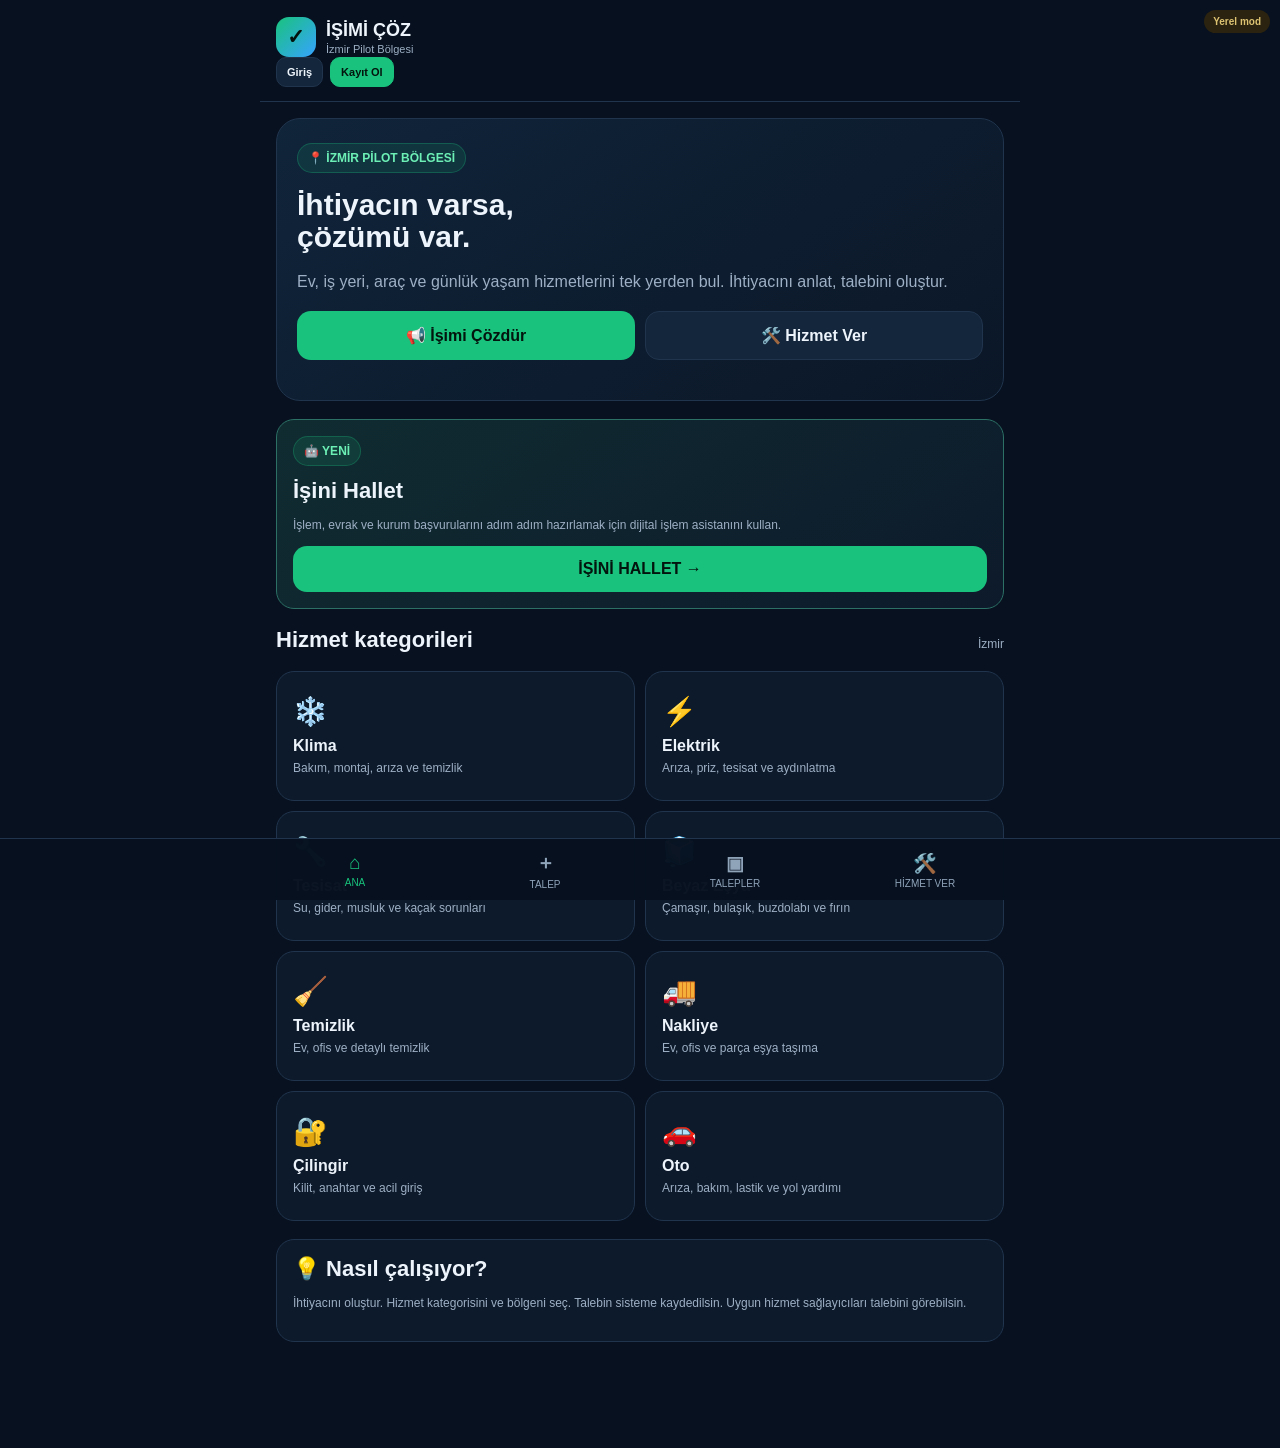
<file: index-kural-motoru-v3.html>
<!doctype html>
<html lang="tr">
<head>
<meta charset="utf-8">
<meta name="viewport" content="width=device-width,initial-scale=1,maximum-scale=1,user-scalable=no">
<meta name="theme-color" content="#07111f">
<title>İşimi Çöz — İzmir</title>
<style>
*{box-sizing:border-box}html,body{margin:0;padding:0;background:#07111f;color:#eef4fb;font-family:Arial,Helvetica,sans-serif}
body{min-height:100vh}button,input,select,textarea{font:inherit}button{cursor:pointer}a{text-decoration:none;color:inherit}
:root{--bg:#07111f;--card:#0d1a2b;--card2:#102238;--line:#20344d;--text:#eef4fb;--muted:#9eb0c5;--primary:#19c37d;--danger:#ef5350;--warning:#f5b942}
.app{max-width:760px;margin:auto;min-height:100vh;padding-bottom:90px}.top{padding:17px 16px 14px;border-bottom:1px solid var(--line);background:rgba(7,17,31,.97);position:sticky;top:0;z-index:20}
.brand{display:flex;align-items:center;gap:10px}.logo{width:40px;height:40px;border-radius:13px;background:linear-gradient(135deg,var(--primary),#36a3ff);display:grid;place-items:center;font-size:21px;font-weight:900;color:#03120d}
.brand strong{font-size:18px}.brand small{display:block;color:var(--muted);font-size:11px;margin-top:2px}main{padding:16px}
.hero{background:linear-gradient(145deg,#10243a,#0b1727);border:1px solid var(--line);border-radius:24px;padding:24px 20px;margin-bottom:16px}
.badge{display:inline-flex;align-items:center;gap:6px;padding:7px 10px;border-radius:99px;background:rgba(25,195,125,.12);border:1px solid rgba(25,195,125,.28);color:#6df0b5;font-size:12px;font-weight:700}
h1{font-size:30px;line-height:1.08;margin:16px 0 10px}h2{font-size:22px;margin:0 0 8px}h3{font-size:16px;margin:0 0 6px}p{line-height:1.55}.muted{color:var(--muted)}.small{font-size:12px}
.grid{display:grid;grid-template-columns:repeat(2,1fr);gap:10px}.card{background:var(--card);border:1px solid var(--line);border-radius:18px;padding:16px}
.service{min-height:130px;text-align:left;color:var(--text);transition:.15s transform,.15s border-color}.service:hover{border-color:#315270}.service:active{transform:scale(.98)}
.service .emoji{font-size:28px}.service strong{display:block;margin-top:9px;font-size:16px}.service span{display:block;color:var(--muted);font-size:12px;line-height:1.4;margin-top:5px}
.actions{display:grid;grid-template-columns:1fr 1fr;gap:10px;margin:16px 0}.btn{width:100%;border:0;border-radius:14px;padding:14px 15px;font-weight:800}.btn.primary{background:var(--primary);color:#03130d}.btn.secondary{background:#14263b;color:var(--text);border:1px solid var(--line)}.btn.danger{background:#4a1f25;color:#ffb5b3;border:1px solid #6a2b32}.btn.smallBtn{padding:10px 12px;font-size:13px}
.section{margin-top:18px}.sectionTitle{display:flex;justify-content:space-between;align-items:center;margin-bottom:10px}.formCard{background:var(--card);border:1px solid var(--line);border-radius:20px;padding:18px;margin-bottom:14px}
label{display:block;font-size:13px;font-weight:700;margin:14px 0 7px}input,select,textarea{width:100%;background:#081523;color:var(--text);border:1px solid #29415d;border-radius:12px;padding:13px;outline:none}input:focus,select:focus,textarea:focus{border-color:var(--primary)}
textarea{min-height:120px;resize:vertical}.row{display:grid;grid-template-columns:1fr 1fr;gap:10px}.checks{display:grid;grid-template-columns:1fr 1fr;gap:8px}.check{display:flex;align-items:center;gap:8px;background:#091827;border:1px solid var(--line);padding:10px;border-radius:12px;font-size:13px}.check input{width:auto}
.notice,.success,.warning,.error{padding:12px;border-radius:13px;font-size:13px;line-height:1.5;margin:12px 0}.notice{background:#0b2030;border:1px solid #1e4c66;color:#b9ddf2}.success{background:#0b2b20;border:1px solid #185d43;color:#8bf1c4}.warning{background:#30260e;border:1px solid #65501a;color:#f5d77c}.error{background:#35181b;border:1px solid #70272d;color:#ffb6b8}
.request{background:var(--card);border:1px solid var(--line);border-radius:18px;padding:16px;margin-bottom:11px}.requestTop{display:flex;justify-content:space-between;gap:10px}.status{padding:5px 9px;border-radius:99px;background:rgba(245,185,66,.12);color:#ffd76b;font-size:11px;font-weight:800;height:max-content}
.meta{display:flex;flex-wrap:wrap;gap:8px;color:var(--muted);font-size:12px;margin:10px 0}.meta span{background:#091827;padding:6px 8px;border-radius:8px}.description{background:#091827;border-radius:12px;padding:11px;font-size:13px;line-height:1.5;margin:10px 0}
.profileHeader{display:flex;align-items:center;gap:13px;padding:16px;background:var(--card);border:1px solid var(--line);border-radius:18px}.avatar{width:52px;height:52px;border-radius:50%;display:grid;place-items:center;background:#17334d;font-weight:900;font-size:18px}
.activeDot{width:9px;height:9px;background:var(--primary);border-radius:50%;display:inline-block;margin-right:5px}.empty{text-align:center;padding:28px 15px;color:var(--muted)}
.connection{position:fixed;top:10px;right:10px;z-index:100;padding:6px 9px;border-radius:99px;font-size:10px;font-weight:bold;opacity:.9}.connection.online{background:#0b2b20;color:#8bf1c4}.connection.offline{background:#30260e;color:#f5d77c}
.bottom{position:fixed;bottom:0;left:0;right:0;background:rgba(7,17,31,.98);border-top:1px solid var(--line);z-index:30}.bottomInner{max-width:760px;margin:auto;display:grid;grid-template-columns:repeat(4,1fr)}
.navBtn{border:0;background:transparent;color:#8fa3b9;padding:11px 4px 10px;font-size:10px}.navBtn b{display:block;font-size:19px;margin-bottom:3px}.navBtn.active{color:var(--primary)}
.back{margin-bottom:12px}.hidden{display:none!important}@media(max-width:430px){main{padding:12px}.hero{padding:20px 16px}h1{font-size:27px}.grid{gap:8px}.service{padding:13px;min-height:122px}.row{grid-template-columns:1fr}}


.authBar{display:flex;align-items:center;gap:7px}.authBtn{border:1px solid var(--line);background:#14263b;color:var(--text);border-radius:10px;padding:8px 10px;font-size:11px;font-weight:800;cursor:pointer}.authBtn.primary{background:var(--primary);color:#03130d;border-color:var(--primary)}.authUser{max-width:130px;overflow:hidden;text-overflow:ellipsis;white-space:nowrap;color:var(--muted);font-size:11px;font-weight:700}
.modal{position:fixed;inset:0;background:rgba(0,0,0,.76);z-index:9999;display:flex;align-items:center;justify-content:center;padding:16px}.modalCard{width:min(430px,100%);background:var(--card);border:1px solid var(--line);border-radius:20px;padding:20px;max-height:90vh;overflow:auto}.modalCard h2{margin-top:0}.authError{background:#35181b;border:1px solid #70272d;color:#ffb6b8;padding:10px;border-radius:10px;font-size:12px;margin-top:10px}
</style>
</head>
<body>
<div id="connectionStatus" class="connection offline">Supabase bağlanıyor...</div>
<div class="app">
<header class="top"><div class="brand"><div class="logo">✓</div><div><strong>İŞİMİ ÇÖZ</strong><small>İzmir Pilot Bölgesi</small></div></div><div id="authArea" style="margin-left:auto;display:flex;gap:7px;align-items:center"></div></header>
<main id="app"></main></div>
<nav class="bottom"><div class="bottomInner">
<button class="navBtn" id="navHome" onclick="showHome()"><b>⌂</b>ANA</button>
<button class="navBtn" id="navRequest" onclick="showRequest()"><b>＋</b>TALEP</button>
<button class="navBtn" id="navRequests" onclick="showRequests()"><b>▣</b>TALEPLER</button>
<button class="navBtn" id="navProvider" onclick="showProviderEntry()"><b>🛠️</b>HİZMET VER</button>
</div></nav>

<script>
const SUPABASE_URL="https://zvffspbowdzvrrzefhkr.supabase.co";
const SUPABASE_KEY="sb_publishable_L_qb9Q4fHktE51PEqEhTAg_O4R0eDiW";

const SERVICES={
 klima:{name:"Klima",emoji:"❄️",desc:"Bakım, montaj, arıza ve temizlik"},
 elektrik:{name:"Elektrik",emoji:"⚡",desc:"Arıza, priz, tesisat ve aydınlatma"},
 tesisat:{name:"Tesisat",emoji:"🔧",desc:"Su, gider, musluk ve kaçak sorunları"},
 beyaz:{name:"Beyaz Eşya",emoji:"🧊",desc:"Çamaşır, bulaşık, buzdolabı ve fırın"},
 temizlik:{name:"Temizlik",emoji:"🧹",desc:"Ev, ofis ve detaylı temizlik"},
 nakliye:{name:"Nakliye",emoji:"🚚",desc:"Ev, ofis ve parça eşya taşıma"},
 cilingir:{name:"Çilingir",emoji:"🔐",desc:"Kilit, anahtar ve acil giriş"},
 oto:{name:"Oto",emoji:"🚗",desc:"Arıza, bakım, lastik ve yol yardımı"}
};

const DISTRICTS=[...new Set(["Aliağa","Balçova","Bayındır","Bayraklı","Bergama","Beydağ","Bornova","Buca","Çeşme","Çiğli","Dikili","Foça","Gaziemir","Güzelbahçe","Karabağlar","Karaburun","Karşıyaka","Konak","Menemen","Menderes","Narlıdere","Ödemiş","Seferihisar","Selçuk","Tire","Torbalı","Urla","Kiraz","Kemalpaşa","Kınık"])];

const KEYS={requests:"isimi_coz_requests_v5",provider:"isimi_coz_provider_v5",providerLogged:"isimi_coz_provider_logged_v5"};

function read(k,f){try{const x=localStorage.getItem(k);return x?JSON.parse(x):f}catch(e){return f}}
function write(k,v){localStorage.setItem(k,JSON.stringify(v))}
function getRequests(){return read(KEYS.requests,[])}
function getProvider(){return read(KEYS.provider,null)}
function providerLogged(){return read(KEYS.providerLogged,false)}
function escapeHTML(v){return String(v??"").replaceAll("&","&amp;").replaceAll("<","&lt;").replaceAll(">","&gt;").replaceAll('"',"&quot;").replaceAll("'","&#039;")}
function app(h){document.getElementById("app").innerHTML=h;window.scrollTo(0,0)}
function setNav(a){["navHome","navRequest","navRequests","navProvider"].forEach(id=>document.getElementById(id)?.classList.remove("active"));if(a)document.getElementById(a)?.classList.add("active")}
function setConnection(ok,text){const e=document.getElementById("connectionStatus");if(!e)return;e.className="connection "+(ok?"online":"offline");e.textContent=text||(ok?"Supabase bağlı ✓":"Yerel mod")}

async function supabaseRequest(method,path,body=null){
 const o={method,headers:{"apikey":SUPABASE_KEY,"Authorization":"Bearer "+SUPABASE_KEY,"Content-Type":"application/json","Accept":"application/json","Prefer":"return=representation"}};
 if(body!==null)o.body=JSON.stringify(body);
 const r=await fetch(SUPABASE_URL+"/rest/v1/"+path,o);
 const t=await r.text();let d=null;try{d=t?JSON.parse(t):null}catch(e){d=t}
 if(!r.ok)throw new Error(d?.message||d?.details||d?.hint||"Supabase işlemi başarısız.");
 return d;
}

async function supabaseAuthRequest(method,path,body=null){
 const session=getAuthSession();
 const token=session?.access_token;
 if(!token)throw new Error("Bu işlem dosyasını kaydetmek için önce giriş yapmalısınız.");
 const o={method,headers:{"apikey":SUPABASE_KEY,"Authorization":"Bearer "+token,"Content-Type":"application/json","Accept":"application/json","Prefer":"return=representation"}};
 if(body!==null)o.body=JSON.stringify(body);
 const r=await fetch(SUPABASE_URL+"/rest/v1/"+path,o);
 const t=await r.text();let d=null;try{d=t?JSON.parse(t):null}catch(e){d=t}
 if(!r.ok)throw new Error(d?.message||d?.details||d?.hint||"Yetkili Supabase işlemi başarısız.");
 return d;
}

function normalize(v){
 return String(v??"").trim().toLowerCase()
 .normalize("NFD").replace(/[\u0300-\u036f]/g,"")
 .replace(/ı/g,"i").replace(/İ/g,"i");
}
function pick(o,names,def=""){for(const n of names){if(o&&o[n]!==undefined&&o[n]!==null)return o[n]}return def}
function serviceKeyFromValue(v){
 const x=normalize(v);
 for(const [k,s] of Object.entries(SERVICES)){
  if(x===normalize(k)||x===normalize(s.name))return k;
 }
 return String(v??"").trim();
}

async function testSupabase(){
 try{await supabaseRequest("GET","talepler?select=id&limit=1");setConnection(true,"Supabase bağlı ✓");return true}
 catch(e){console.error(e);setConnection(false,"Yerel mod");return false}
}

async function loadRequestsFromSupabase(){
 try{
  const data=await supabaseRequest("GET","talepler?select=*&order=created_at.desc&limit=200");
  if(Array.isArray(data)){
   const mapped=data.map(mapRequest);write(KEYS.requests,mapped);setConnection(true,"Supabase bağlı ✓");return mapped;
  }
 }catch(e){console.warn("Talepler alınamadı:",e)}
 return getRequests();
}
function mapRequest(r){
 const kategori=pick(r,["kategori","category","service"],"");
 return {
  id:pick(r,["talep_no","id"],""),
  talep_no:pick(r,["talep_no","request_no","id"],""),
  service:serviceKeyFromValue(kategori),kategori:kategori,
  description:pick(r,["aciklama","description"],""),
  aciklama:pick(r,["aciklama","description"],""),
  il:pick(r,["il","city"],"İzmir"),
  district:pick(r,["ilce","district"],""),ilce:pick(r,["ilce","district"],""),
  neighborhood:pick(r,["mahalle","neighborhood"],""),mahalle:pick(r,["mahalle","neighborhood"],""),
  urgency:pick(r,["aciliyet","urgency"],""),
  aciliyet:pick(r,["aciliyet","urgency"],""),
  name:pick(r,["ad_soyad","name"],""),ad_soyad:pick(r,["ad_soyad","name"],""),
  phone:pick(r,["telefon","phone"],""),telefon:pick(r,["telefon","phone"],""),
  status:pick(r,["durum","status"],"Beklemede"),durum:pick(r,["durum","status"],"Beklemede"),
  createdAt:pick(r,["created_at","createdAt"],"")
 };
}

/* ---------------- PROVIDER DATA: SUPABASE ---------------- */

async function loadProvidersFromSupabase(){
 try{
  const rows=await supabaseRequest("GET","providers?select=*&limit=500");
  if(!Array.isArray(rows))return [];
  const providers=rows.map(mapProvider);
  setConnection(true,"Supabase bağlı ✓");
  return providers;
 }catch(e){
  console.error("providers okunamadı:",e);
  return [];
 }
}

async function loadCategories(){
 try{
  const rows=await supabaseRequest("GET","categories?select=*&limit=500");
  return Array.isArray(rows)?rows:[];
 }catch(e){console.warn("categories okunamadı:",e);return []}
}

async function loadProviderCategories(){
 try{
  const rows=await supabaseRequest("GET","provider_categories?select=*&limit=1000");
  return Array.isArray(rows)?rows:[];
 }catch(e){console.warn("provider_categories okunamadı:",e);return []}
}

function mapProvider(r){
 return {
  id:pick(r,["id","provider_id"],""),
  name:pick(r,["name","ad","ad_soyad","business_name","isletme"],"Hizmet Sağlayıcı"),
  phone:pick(r,["phone","telefon","telefon_numarasi"],""),
  category:pick(r,["category","kategori","category_id"],""),
  city:pick(r,["il","city"],"İzmir"),
  district:pick(r,["ilce","district"],""),
  neighborhood:pick(r,["mahalle","neighborhood"],""),
  description:pick(r,["description","aciklama"],""),
  active:pick(r,["active","aktif"],true)!==false,
  services:[]
 };
}

function categoryValueFromRow(row,categories){
 const raw=pick(row,["category_id","kategori_id","category","kategori"],"");
 if(!raw)return "";
 const c=categories.find(x=>String(x.id)===String(raw));
 if(c)return pick(c,["name","name_tr","ad","kategori"],raw);
 return raw;
}

async function enrichProviders(providers){
 const [cats,links]=await Promise.all([loadCategories(),loadProviderCategories()]);
 const byId={};
 providers.forEach(p=>byId[String(p.id)]=p);

 links.forEach(link=>{
  const pid=pick(link,["provider_id","providers_id","provider"],"");
  const val=categoryValueFromRow(link,cats);
  if(byId[String(pid)]&&val)byId[String(pid)].services.push(serviceKeyFromValue(val));
 });

 providers.forEach(p=>{
  const direct=p.category;
  if(direct&&!p.services.length)p.services=[serviceKeyFromValue(direct)];
  p.services=[...new Set(p.services.filter(Boolean))];
 });
 return providers;
}

function providerMatchesRequest(p,r){
 if(!p.active)return false;
 const ps=(p.services||[]).map(serviceKeyFromValue);
 const rk=serviceKeyFromValue(r.kategori||r.service);
 const district=normalize(p.district),rd=normalize(r.ilce||r.district);
 const city=normalize(p.city),rc=normalize(r.il||"İzmir");
 const categoryOK=ps.length?ps.includes(rk):true;
 const districtOK=district?district===rd:true;
 const cityOK=!city||!rc||city===rc||city==="izmir";
 return categoryOK&&districtOK&&cityOK;
}

/* ---------------- HOME ---------------- */

function showHome(){
  setNav("navHome");
  app(`<section class="hero"><span class="badge">📍 İZMİR PİLOT BÖLGESİ</span><h1>İhtiyacın varsa,<br>çözümü var.</h1><p class="muted">Ev, iş yeri, araç ve günlük yaşam hizmetlerini tek yerden bul. İhtiyacını anlat, talebini oluştur.</p><div class="actions"><button class="btn primary" type="button" onclick="showRequest()">📢 İşimi Çözdür</button><button class="btn secondary" type="button" onclick="showProviderEntry()">🛠️ Hizmet Ver</button></div></section>
  <div class="section card" style="border-color:#2b6f65;background:linear-gradient(145deg,#102c31,#0d1a2b)">
    <span class="badge">🤖 YENİ</span>
    <h2 style="margin-top:12px">İşini Hallet</h2>
    <p class="muted small">İşlem, evrak ve kurum başvurularını adım adım hazırlamak için dijital işlem asistanını kullan.</p>
    <button id="openHalletButton" class="btn primary hallet-launch" type="button">İŞİNİ HALLET →</button>
  </div>
  <div class="section"><div class="sectionTitle"><h2>Hizmet kategorileri</h2><span class="small muted">İzmir</span></div><div class="grid">${Object.entries(SERVICES).map(([k,s])=>`<button class="card service" type="button" onclick="showRequest('${k}')"><div class="emoji">${s.emoji}</div><strong>${s.name}</strong><span>${s.desc}</span></button>`).join("")}</div></div>
  <div class="section card"><h2>💡 Nasıl çalışıyor?</h2><p class="muted small">İhtiyacını oluştur. Hizmet kategorisini ve bölgeni seç. Talebin sisteme kaydedilsin. Uygun hizmet sağlayıcıları talebini görebilsin.</p></div>`);
}

function openHallet(){
  try{
    if(window.Hallet && typeof window.Hallet.showGate === "function"){
      window.Hallet.showGate();
      return;
    }
    console.error("İşini Hallet modülü yüklenemedi.");
    alert("İşini Hallet modülü şu anda yüklenemedi. Lütfen sayfayı yenileyin.");
  }catch(error){
    console.error("İşini Hallet açılış hatası:",error);
    alert("İşini Hallet açılırken bir hata oluştu. Lütfen sayfayı yenileyin.");
  }
}

/* ---------------- REQUEST ---------------- */

function serviceOptions(selected=""){return `<option value="">Kategori seç</option>`+Object.entries(SERVICES).map(([k,s])=>`<option value="${k}" ${k===selected?"selected":""}>${s.emoji} ${s.name}</option>`).join("")}
function districtOptions(selected=""){return `<option value="">İlçe seç</option>`+DISTRICTS.map(d=>`<option value="${escapeHTML(d)}" ${d===selected?"selected":""}>${escapeHTML(d)}</option>`).join("")}
function makeRequestNumber(){const d=new Date();return `IC-${d.getFullYear()}${String(d.getMonth()+1).padStart(2,"0")}${String(d.getDate()).padStart(2,"0")}-${Math.floor(1000+Math.random()*9000)}`}

function showRequest(preselected=""){
 setNav("navRequest");
 app(`<div class="back"><button class="btn secondary smallBtn" onclick="showHome()">← Ana sayfaya dön</button></div>
 <div class="formCard"><span class="badge">📋 YENİ HİZMET TALEBİ</span><h1>İhtiyacını anlat.</h1><p class="muted small">Sorununu açıkça anlat. Böylece doğru hizmet sağlayıcısına ulaşmak kolaylaşır.</p>
 <label>Hizmet kategorisi *</label><select id="reqService">${serviceOptions(preselected)}</select>
 <label>Sorunun / ihtiyacın *</label><textarea id="reqDescription" maxlength="1000" placeholder="Örneğin: Klima çalışıyor fakat yeterince soğutmuyor."></textarea><div class="small muted" id="charCount">0/1000</div>
 <div class="row"><div><label>İl *</label><select id="reqCity"><option value="İzmir" selected>İzmir</option></select></div><div><label>İlçe *</label><select id="reqDistrict">${districtOptions()}</select></div></div>
 <label>Mahalle</label><input id="reqNeighborhood" placeholder="Mahalle adı">
 <label>Ne zaman gerekli?</label><select id="reqUrgency"><option value="Acil">🔴 Acil</option><option value="Bugün" selected>🟡 Bugün</option><option value="Uygun zamanda">🟢 Uygun zamanda</option></select>
 <label>Adınız *</label><input id="reqName" placeholder="Adınız Soyadınız" autocomplete="name">
 <label>Telefon *</label><input id="reqPhone" type="tel" inputmode="tel" placeholder="05xxxxxxxxx" autocomplete="tel">
 <div class="notice">🔒 Bilgileriniz hizmet talebinin oluşturulması amacıyla kullanılır.</div>
 <button class="btn primary" id="createRequestButton" onclick="createRequest()">TALEBİ OLUŞTUR</button></div>`);
 document.getElementById("reqDescription")?.addEventListener("input",e=>document.getElementById("charCount").textContent=e.target.value.length+"/1000");
}

async function createRequest(){
 const g=id=>document.getElementById(id)?.value.trim();
 const service=document.getElementById("reqService").value,description=g("reqDescription"),city=g("reqCity"),district=g("reqDistrict"),neighborhood=g("reqNeighborhood"),urgency=document.getElementById("reqUrgency").value,name=g("reqName"),phone=g("reqPhone");
 if(!service)return alert("Lütfen hizmet kategorisini seç.");
 if(description.length<5)return alert("Lütfen ihtiyacınızı biraz daha açık anlat.");
 if(!district)return alert("Lütfen ilçe seç.");
 if(!name)return alert("Lütfen adınızı ve soyadınızı yaz.");
 if(!phone)return alert("Lütfen telefon numaranızı yaz.");
 const b=document.getElementById("createRequestButton");b.disabled=true;b.textContent="TALEP KAYDEDİLİYOR...";
 const talep_no=makeRequestNumber();
 const item={talep_no,kategori:service,aciklama:description,il:city,ilce:district,mahalle:neighborhood,aciliyet:urgency,ad_soyad:name,telefon:phone,durum:"Beklemede"};
 try{await supabaseRequest("POST","talepler",item);setConnection(true,"Supabase bağlı ✓");write(KEYS.requests,[{...mapRequest(item),createdAt:new Date().toISOString()},...getRequests()]);alert("Talebiniz başarıyla oluşturuldu.\n\nTalep No: "+talep_no)}catch(e){console.error(e);write(KEYS.requests,[{...mapRequest(item),createdAt:new Date().toISOString()},...getRequests()]);alert("Sunucu kaydı başarısız oldu; cihazdaki yedek kaydedildi.\n\n"+e.message)}
 b.disabled=false;b.textContent="TALEBİ OLUŞTUR";showRequests();
}

/* ---------------- REQUEST LIST ---------------- */

async function showRequests(){
 setNav("navRequests");
 app(`<div class="back"><button class="btn secondary smallBtn" onclick="showHome()">← Ana sayfaya dön</button></div><span class="badge">▣ TALEPLERİM</span><h1>Oluşturduğun talepler.</h1><p class="muted small">Taleplerin sistemden yükleniyor...</p><div class="card" id="requestsLoading" style="text-align:center">⏳ Talepler yükleniyor...</div>`);
 const requests=await loadRequestsFromSupabase(),area=document.getElementById("requestsLoading");if(!area)return;
 area.outerHTML=requests.length?requests.map(renderRequest).join(""):`<div class="card empty">📋<h3>Henüz talep yok</h3><p>İhtiyacını anlat, ilk talebini oluştur.</p><button class="btn primary" onclick="showRequest()">＋ Talep oluştur</button></div>`;
}
function renderRequest(r){
 const k=serviceKeyFromValue(r.service||r.kategori),s=SERVICES[k]||{name:r.kategori||"Hizmet",emoji:"🛠️"};
 return `<article class="request"><div class="requestTop"><div><h3>${s.emoji} ${escapeHTML(s.name)}</h3><div class="small muted">${escapeHTML(r.createdAt||"")}</div></div><span class="status">${escapeHTML(r.status||r.durum||"Beklemede")}</span></div><div class="description">“${escapeHTML(r.description||r.aciklama||"")}”</div><div class="meta"><span>📍 ${escapeHTML(r.ilce||"")}</span>${r.mahalle?`<span>🏘️ ${escapeHTML(r.mahalle)}</span>`:""}<span>⏱️ ${escapeHTML(r.aciliyet||"")}</span></div><div class="small muted">Talep No: <strong>${escapeHTML(r.talep_no||"")}</strong></div></article>`;
}

/* ---------------- PROVIDER ---------------- */

async function showProviderEntry(){
 setNav("navProvider");
 const local=getProvider();
 if(local&&providerLogged()){showProviderPanel(local);return}
 app(`<div class="back"><button class="btn secondary smallBtn" onclick="showHome()">← Ana sayfaya dön</button></div><div class="formCard"><span class="badge">🛠️ HİZMET SAĞLAYICI</span><h1>Hizmet Ver</h1><p class="muted small">Supabase'deki kayıtlı hizmet sağlayıcıları ve sana uygun talepleri yükleyelim.</p><button class="btn primary" onclick="loadProviderDirectory()">KAYITLI SAĞLAYICILARI GÖSTER</button><div id="providerDirectory"></div></div>`);
 await loadProviderDirectory();
}

async function loadProviderDirectory(){
 const box=document.getElementById("providerDirectory");if(!box)return;
 box.innerHTML=`<div class="card" style="margin-top:14px;text-align:center">⏳ Hizmet sağlayıcılar yükleniyor...</div>`;
 let providers=await loadProvidersFromSupabase();providers=await enrichProviders(providers);
 if(!providers.length){box.innerHTML=`<div class="warning">Supabase'de <strong>providers</strong> tablosundan okunabilir hizmet sağlayıcı kaydı bulunamadı.</div>`;return}
 box.innerHTML=`<div class="section"><h2>Hizmet sağlayıcılar</h2>${providers.map(p=>renderProviderCard(p)).join("")}</div>`;
}

function renderProviderCard(p){
 const cats=(p.services||[]).map(k=>SERVICES[k]?.name||k).filter(Boolean).join(", ")||"Kategori bilgisi yok";
 return `<article class="request"><div class="requestTop"><div><h3>🛠️ ${escapeHTML(p.name)}</h3><div class="small muted">${escapeHTML(p.city)} • ${escapeHTML(p.district)}</div></div><span class="status">${p.active?"Aktif":"Pasif"}</span></div><div class="meta"><span>🔧 ${escapeHTML(cats)}</span>${p.neighborhood?`<span>🏘️ ${escapeHTML(p.neighborhood)}</span>`:""}</div>${p.description?`<div class="description">${escapeHTML(p.description)}</div>`:""}${p.phone?`<a class="btn primary" style="display:block;text-align:center" href="tel:${escapeHTML(p.phone)}">📞 HİZMET SAĞLAYICIYI ARA</a>`:"<div class=\"warning\">Bu sağlayıcının telefon numarası kayıtlı değil.</div>"}<br><button class="btn secondary" onclick='openProviderById(${JSON.stringify(String(p.id))})'>📋 UYGUN TALEPLERİ GÖR</button></article>`;
}

async function openProviderById(id){
 let providers=await loadProvidersFromSupabase();providers=await enrichProviders(providers);const p=providers.find(x=>String(x.id)===String(id));
 if(p)showProviderPanel(p);else alert("Hizmet sağlayıcı bulunamadı.");
}

async function showProviderPanel(p){
 setNav("navProvider");
 app(`<div class="back"><button class="btn secondary smallBtn" onclick="showProviderEntry()">← Hizmet sağlayıcılara dön</button></div><div class="profileHeader"><div class="avatar">${escapeHTML((p.name||"U").charAt(0).toUpperCase())}</div><div style="flex:1"><strong>${escapeHTML(p.name)}</strong><div class="small muted"><span class="activeDot"></span>${p.active?"Aktif":"Pasif"} • ${escapeHTML(p.district)}</div></div></div><div class="grid section"><div class="card"><div style="font-size:24px">📋</div><strong id="matchCount">...</strong><div class="small muted">Uygun İş</div></div><div class="card"><div style="font-size:24px">🛠️</div><strong>${p.services.length}</strong><div class="small muted">Kategori</div></div></div><div class="section"><h2>📋 Sana Uygun Talepler</h2><div id="matchedRequests" class="card" style="text-align:center">⏳ Eşleşmeler aranıyor...</div></div>`);
 const requests=await loadRequestsFromSupabase();
 const suitable=requests.filter(r=>providerMatchesRequest(p,r));
 document.getElementById("matchCount").textContent=suitable.length;
 const box=document.getElementById("matchedRequests");
 if(!suitable.length){box.innerHTML=`<div class="empty">🔎<h3>Şimdilik uygun talep yok.</h3><p>Sağlayıcının kategorisi ve ilçesi ile eşleşen talepler burada görünecek.</p></div>`}
 else box.outerHTML=suitable.map(r=>renderProviderRequest(r)).join("");
}

function renderProviderRequest(r){
 const k=serviceKeyFromValue(r.service||r.kategori),s=SERVICES[k]||{name:r.kategori||"Hizmet",emoji:"🛠️"};
 const phone=r.telefon||r.phone||"";
 return `<article class="request"><div class="requestTop"><div><h3>${s.emoji} ${escapeHTML(s.name)}</h3><div class="small muted">Talep No: ${escapeHTML(r.talep_no||"")}</div></div><span class="status">${escapeHTML(r.aciliyet||"Beklemede")}</span></div><div class="description">${escapeHTML(r.aciklama||r.description||"")}</div><div class="meta"><span>📍 ${escapeHTML(r.ilce||r.district||"")}</span>${r.mahalle?`<span>🏘️ ${escapeHTML(r.mahalle)}</span>`:""}<span>👤 ${escapeHTML(r.ad_soyad||r.name||"")}</span></div>${phone?`<a class="btn primary" style="display:block;text-align:center" href="tel:${escapeHTML(phone)}">📞 MÜŞTERİYLE İLETİŞİME GEÇ</a>`:`<div class="warning">Bu talepte telefon numarası bulunmuyor.</div>`}</article>`;
}

/* ---------------- OPTIONAL LOCAL PROVIDER ---------------- */

function providerLogin(){write(KEYS.providerLogged,true);showProviderPanel(getProvider())}
function providerLogout(){write(KEYS.providerLogged,false);showProviderEntry()}

/* ---------------- START ---------------- */
async function startApp(){
  setConnection(false,"Supabase bağlanıyor...");
  try{showHome();}catch(error){
    console.error("Ana ekran başlatma hatası:",error);
    const root=document.getElementById("app");
    if(root)root.innerHTML=`<div class="error"><strong>Uygulama başlatılamadı.</strong><br><span class="small">Lütfen sayfayı yenileyin.</span></div>`;
  }
  await testSupabase();
}
startApp();
</script>


<script>
/* =========================================================
   HESAP: KAYIT / GİRİŞ — TEK DOSYA SÜRÜMÜ
   ========================================================= */
let currentAuthUser=null;
function authHeaders(token){return {"apikey":SUPABASE_KEY,"Authorization":"Bearer "+(token||SUPABASE_KEY),"Content-Type":"application/json"}}
function getAuthSession(){try{return JSON.parse(localStorage.getItem("isimi_coz_auth_session")||"null")}catch(e){return null}}
function saveAuthSession(session){if(session)localStorage.setItem("isimi_coz_auth_session",JSON.stringify(session));else localStorage.removeItem("isimi_coz_auth_session");updateAuthArea()}
function updateAuthArea(){
 const el=document.getElementById("authArea"); if(!el)return;
 const session=getAuthSession();
 if(session?.user){ currentAuthUser=session.user; const email=session.user.email||"Hesabım"; el.innerHTML='<div class="authBar"><span class="authUser">'+escapeHTML(email)+'</span><button class="authBtn" type="button" onclick="logoutUser()">Çıkış</button></div>'; }
 else { currentAuthUser=null; el.innerHTML='<div class="authBar"><button class="authBtn" type="button" onclick="openAuthModal(\'login\')">Giriş</button><button class="authBtn primary" type="button" onclick="openAuthModal(\'signup\')">Kayıt Ol</button></div>'; }
}
function openAuthModal(mode){
 document.getElementById("authModal")?.remove();
 const title=mode==='signup'?'Hesap oluştur':'Giriş yap';
 const button=mode==='signup'?'KAYIT OL':'GİRİŞ YAP';
 const switchText=mode==='signup'?'Zaten hesabın var mı?':'Hesabın yok mu?';
 const switchMode=mode==='signup'?'login':'signup';
 const switchLabel=mode==='signup'?'Giriş yap':'Kayıt ol';
 const html=`<div class="modal" id="authModal"><div class="modalCard"><div style="display:flex;justify-content:space-between;gap:10px;align-items:center"><h2>${title}</h2><button class="authBtn" type="button" onclick="closeAuthModal()">Kapat</button></div><label>E-posta</label><input id="authEmail" type="email" autocomplete="email" placeholder="ornek@email.com"><label>Şifre</label><input id="authPassword" type="password" autocomplete="${mode==='signup'?'new-password':'current-password'}" placeholder="En az 6 karakter"><div id="authError"></div><button class="btn primary" id="authSubmit" type="button" onclick="submitAuth('${mode}')">${button}</button><p class="muted small" style="text-align:center;margin-bottom:0">${switchText} <button class="authBtn" type="button" onclick="openAuthModal('${switchMode}')">${switchLabel}</button></p></div></div>`;
 document.body.insertAdjacentHTML('beforeend',html);
 setTimeout(()=>document.getElementById('authEmail')?.focus(),50);
}
function closeAuthModal(){document.getElementById("authModal")?.remove()}
async function submitAuth(mode){
 const email=document.getElementById('authEmail')?.value.trim(); const password=document.getElementById('authPassword')?.value; const err=document.getElementById('authError'); const btn=document.getElementById('authSubmit');
 if(!email||!password){if(err)err.innerHTML='<div class="authError">E-posta ve şifre gerekli.</div>';return}
 if(password.length<6){if(err)err.innerHTML='<div class="authError">Şifre en az 6 karakter olmalı.</div>';return}
 btn.disabled=true;btn.textContent='BEKLEYİN...';
 try{
   let url=SUPABASE_URL+'/auth/v1/'+(mode==='signup'?'signup':'token?grant_type=password');
   const r=await fetch(url,{method:'POST',headers:{"apikey":SUPABASE_KEY,"Content-Type":"application/json"},body:JSON.stringify({email,password})});
   const data=await r.json().catch(()=>({}));
   if(!r.ok)throw new Error(data.error_description||data.msg||data.message||'Kimlik doğrulama başarısız.');
   if(mode==='signup' && !data.access_token){
      closeAuthModal(); alert('Kayıt tamamlandı. E-posta doğrulaması açıksa gelen kutunu kontrol et, ardından giriş yap.'); return;
   }
   saveAuthSession(data); closeAuthModal(); alert(mode==='signup'?'Hesap oluşturuldu. ✓':'Giriş başarılı. ✓');
 }catch(e){if(err)err.innerHTML='<div class="authError">'+escapeHTML(e.message||String(e))+'</div>';}finally{if(btn){btn.disabled=false;btn.textContent=buttonText(mode)}}
}
function buttonText(mode){return mode==='signup'?'KAYIT OL':'GİRİŞ YAP'}
function logoutUser(){saveAuthSession(null);alert('Çıkış yapıldı.')}
updateAuthArea();

/* =========================================================
   İŞİNİ HALLET — TEK INDEX.HTML İÇİNE GÖMÜLÜ, BAĞIMSIZ AKIŞ
   ========================================================= */
(function(){
'use strict';
const H={step:0,answers:{},caseId:null,createdAt:null,dbId:null,documents:{}};
function getDocumentChecklist(a){
 const docs=[];
 docs.push({key:'identity',title:'Kimlik belgesi',reason:'Alıcı ve satıcı için gerekli.',required:true});
 if(a.representation==='yes')docs.push({key:'representation',title:'Temsil belgesi',reason:'Vekâletname, vasi kararı veya ilgili temsil belgesi gerekir.',required:true});
 docs.push({key:'title_deed',title:'Tapu senedi / tapu bilgisi',reason:'Varsa işlem sırasında kullanılmak üzere hazır bulundurulmalı; resmi işlemde güncel kayıt esas alınır.',required:true});
 if(a.building==='yes')docs.push({key:'dask',title:'Geçerli DASK poliçesi',reason:'Bina niteliğindeki taşınmazlarda satış işlemi için kontrol edilmelidir.',required:true});
 if(a.multiple_owners==='yes')docs.push({key:'owners',title:'Malik / temsil kontrolü',reason:'Birden fazla malik için taraf ve temsil durumunun tamamlanması gerekir.',required:true});
 return docs;
}
function documentSummary(docs){
 const total=docs.length, ready=docs.filter(d=>H.documents[d.key]===true).length;
 const percent=total?Math.round((ready/total)*100):0;
 const missing=docs.filter(d=>H.documents[d.key]!==true);
 return {total,ready,percent,complete:total>0&&ready===total,missing};
}
function nextAction(a,docState){
 if(!Number(a.municipal_tax_value)||Number(a.municipal_tax_value)<=0)return {title:'Emlak vergisi değerini doğrula',detail:'Belediye/tapu işleminde esas alınabilecek güncel emlak vergisi değerini öğrenip dosyana ekle. Harç hesabı bu değer ile satış bedelinin karşılaştırılmasıyla netleştirilecektir.'};
 if(docState.missing.length)return {title:'Eksik belgeleri tamamla',detail:'Sıradaki öncelik: '+docState.missing[0].title+'. Hazırladıkça belgeyi “Hazır” olarak işaretleyebilirsin.'};
 if(a.multiple_owners==='unknown')return {title:'Malik durumunu doğrula',detail:'Güncel tapu kaydından malik sayısını kesinleştir.'};
 if(a.encumbrance!=='no')return {title:'Takyidat durumunu doğrula',detail:'Güncel tapu kaydında haciz, ipotek veya başka bir takyidat olup olmadığını kontrol et.'};
 if(a.buyer_ready!=='yes')return {title:'Alıcı hazırlığını tamamla',detail:'Alıcının satış işlemine hazır olduğunu teyit et.'};
 return {title:'Tapu başvurusuna hazırlan',detail:'Belgeler hazır. Bilgileri son kez kontrol ederek Web Tapu veya yetkili tapu kanalından başvuru adımına geçebilirsin.'};
}
function buildCasePayload(){
 const a=H.answers;
 const sale=Number(a.sale_price)||0;
 const purchase=Number(a.acquisition_price)||0;
 const municipalValue=Number(a.municipal_tax_value)||0;
 const harcBase=Math.max(sale,municipalValue,0);
 const sellerFee=harcBase*0.02;
 const buyerFee=harcBase*0.02;
 const totalFee=harcBase*0.04;
 const grossGain=(sale>0&&purchase>0)?sale-purchase:null;
 const warnings=[];
 if(a.seller_type!=='real_person')warnings.push('Bu aktif akış gerçek kişi satışı için hazırlanmıştır. Tüzel kişi satışında farklı belge ve süreçler gerekebilir.');
 if(a.property_location!=='turkey')warnings.push('Yurt dışındaki taşınmazlar için bu Türkiye tapu satış akışı kullanılmamalıdır.');
 if(a.title_deed!=='yes')warnings.push('Tapu bilgileri işlem öncesinde doğrulanmalıdır.');
 if(a.multiple_owners==='yes')warnings.push('Birden fazla malik varsa tüm maliklerin veya geçerli temsilcilerinin işlem durumu ayrıca kontrol edilmelidir.');
 if(a.encumbrance!=='no')warnings.push('Haciz, ipotek veya başka bir takyidat varsa satış öncesinde güncel tapu kaydı üzerinden ayrıca değerlendirilmelidir.');
 if(a.representation==='yes')warnings.push('Vekâletname/temsil belgesinin kapsamı ve geçerliliği işlem öncesinde kontrol edilmelidir.');
 if(a.buyer_ready!=='yes')warnings.push('Alıcının hazır olmaması işlem zamanlamasını etkileyebilir.');
 let fivePassed=false;
 if(a.acquisition_date){const d=new Date(a.acquisition_date+'T00:00:00');if(!Number.isNaN(d.getTime())){const x=new Date(d);x.setFullYear(x.getFullYear()+5);fivePassed=new Date()>=x;if(!fivePassed&&a.acquisition_type==='purchase')warnings.push('5 yıllık süre dolmadan satışta değer artış kazancı yönünden vergi değerlendirmesi gerekebilir.');}}
 const capitalGainRelevant=!fivePassed&&a.acquisition_type!=='inheritance'&&a.acquisition_type!=='gift';
 if(!municipalValue)warnings.push('Emlak vergisi değeri dosyada belirtilmedi. Tapu harcı hesabı şu anda yalnızca satış bedeli üzerinden geçici ön hesap olarak gösteriliyor; güncel emlak vergisi değeri girildiğinde matrah yeniden karşılaştırılmalıdır.');
if(!municipalValue)warnings.push('Emlak vergisi değeri dosyada belirtilmedi. Tapu harcı hesabı şu anda yalnızca satış bedeli üzerinden geçici ön hesap olarak gösteriliyor.');
 if(sale>0&&municipalValue>0&&sale<municipalValue)warnings.push('Beyan edilen satış bedeli emlak vergisi değerinden düşük görünüyor; tapu harcı ön hesabında daha yüksek değer esas alınmıştır.');
 return {
   case_type:'konut_satisi',
   status:'draft',
   title:'Konut satışı',
   summary:'İşini Hallet ön kontrol dosyası — konut satışı',
   user_id:getAuthSession()?.user?.id||null,
   customer_id:getAuthSession()?.user?.id||null,
   district:a.district||null,
   city:a.city||'İzmir',
   created_at:H.createdAt||new Date().toISOString(),
   updated_at:new Date().toISOString(),
   metadata:{
     case_no:H.caseId,
     module:'tasinmaz',
     transaction_type:'konut_satisi',
     answers:a,
     calculations:{sale_price:sale,municipal_tax_value:municipalValue,harc_base:harcBase,acquisition_price:purchase,gross_difference:grossGain,seller_tapu_harci:sellerFee,buyer_tapu_harci:buyerFee,total_tapu_harci:totalFee,five_years_passed:fivePassed,capital_gain_relevant:capitalGainRelevant},
     warnings,
     documents:H.documents,
     document_summary:documentSummary(getDocumentChecklist(a)),
     rule_engine:{version:'v2',checked_at:new Date().toISOString(),capital_gain_relevant:capitalGainRelevant,tapu_harci_base:harcBase},
     source_note:'Bu dosya ön kontrol aracıdır; resmi başvuru sırasında TKGM’nin güncel koşulları esas alınmalıdır.'
   }
 };
}
async function saveCase(silent=false){
 if(!H.caseId)H.caseId='IH-'+new Date().toISOString().replace(/\D/g,'').slice(0,14)+'-'+Math.random().toString(36).slice(2,7).toUpperCase();
 const session=getAuthSession();
 if(!session?.access_token||!session?.user?.id){openAuthModal('login');return;}
 const btn=document.querySelector('#hallet-root [data-a="savecase"]');
 if(btn){btn.disabled=true;btn.textContent='KAYDEDİLİYOR...';}
 try{
   const payload=buildCasePayload();
   let rows;
   if(H.dbId){
     rows=await supabaseAuthRequest('PATCH','hallet_cases?id=eq.'+encodeURIComponent(H.dbId),payload);
   }else{
     rows=await supabaseAuthRequest('POST','hallet_cases',payload);
   }
   const row=Array.isArray(rows)?rows[0]:rows;
   H.dbId=row?.id||H.dbId;
   H.createdAt=row?.created_at||H.createdAt||new Date().toISOString();
   if(btn){btn.textContent='✓ DOSYA KAYDEDİLDİ';btn.disabled=true;btn.classList.add('saved');}
   if(!silent)alert('İşlem dosyan Supabase hesabına kaydedildi. ✓\n\nDosya No: '+H.caseId);
 }catch(e){
   console.error('Hallet dosya kayıt hatası:',e);
   if(btn){btn.disabled=false;btn.textContent='DOSYAYI KAYDET';}
   alert('Dosya kaydedilemedi.\n\n'+(e.message||'Bilinmeyen hata'));
 }
}
const QUESTIONS=[
 {key:'seller_type',title:'Satıcı gerçek kişi mi?',options:[['real_person','Evet, gerçek kişiyim'],['company','Hayır, şirket/tüzel kişilik']]},
 {key:'property_location',title:'Taşınmaz Türkiye’de mi?',options:[['turkey','Evet'],['abroad','Hayır']]},
 {key:'title_deed',title:'Taşınmaza ait tapu bilgileri mevcut mu?',options:[['yes','Evet'],['no','Hayır']]},
 {key:'multiple_owners',title:'Taşınmazın birden fazla maliki var mı?',options:[['no','Hayır'],['yes','Evet'],['unknown','Bilmiyorum']]},
 {key:'encumbrance',title:'Tapu kaydında haciz, ipotek veya başka bir takyidat var mı?',options:[['no','Hayır'],['yes','Evet'],['unknown','Bilmiyorum']]},
 {key:'representation',title:'Satış işlemini vekil aracılığıyla mı yapacaksınız?',options:[['no','Hayır'],['yes','Evet']]},
 {key:'acquisition_date',title:'Taşınmazı edinme tarihiniz nedir?',type:'date'},
 {key:'acquisition_type',title:'Taşınmazı nasıl edindiniz?',options:[['purchase','Satın alma'],['inheritance','Miras'],['gift','Bağış'],['other','Diğer']]},
 {key:'buyer_ready',title:'Alıcı satış işlemine hazır mı?',options:[['yes','Evet'],['no','Hayır']]},
 {key:'sale_price',title:'Satış bedeli nedir?',type:'number',placeholder:'TL olarak yazın'},
 {key:'municipal_tax_value',title:'Taşınmazın emlak vergisi değeri nedir?',type:'number',placeholder:'Biliyorsanız TL olarak yazın'},
 {key:'acquisition_price',title:'Taşınmazı kaç TL bedelle edindiniz?',type:'number',placeholder:'Biliniyorsa TL olarak yazın'},
 {key:'building',title:'Taşınmaz üzerinde bina/yapı var mı?',options:[['yes','Evet'],['no','Hayır']]}
];
function esc(v){return String(v??'').replace(/[&<>'"]/g,c=>({'&':'&amp;','<':'&lt;','>':'&gt;',"'":'&#39;','"':'&quot;'}[c]))}
function money(v){const n=Number(v);return Number.isFinite(n)?new Intl.NumberFormat('tr-TR',{style:'currency',currency:'TRY',maximumFractionDigits:0}).format(n):'—'}
function dateText(v){if(!v)return'—';const d=new Date(v+'T00:00:00');return Number.isNaN(d.getTime())?esc(v):d.toLocaleDateString('tr-TR')}
function root(){let r=document.getElementById('hallet-root');if(!r){r=document.createElement('div');r.id='hallet-root';document.body.appendChild(r)}return r}
function ensureStyle(){if(document.getElementById('hallet-inline-style'))return;const s=document.createElement('style');s.id='hallet-inline-style';s.textContent=`#hallet-root{position:fixed!important;inset:0!important;width:100vw!important;height:100vh!important;z-index:2147483647!important;display:none!important;background:#071318!important;color:#f5f7f7!important;overflow:auto!important;pointer-events:auto!important;-webkit-overflow-scrolling:touch!important}#hallet-root.hv{display:block!important}#hallet-root .ha{all:initial!important;display:block!important;min-height:100vh!important;width:100%!important;background:#071318!important;color:#f5f7f7!important;font-family:Arial,sans-serif!important;padding:20px!important;box-sizing:border-box!important}#hallet-root .ha *{box-sizing:border-box!important}#hallet-root .hw{width:min(760px,100%)!important;margin:auto!important;padding-bottom:40px!important}#hallet-root .ht{display:flex!important;justify-content:space-between!important;align-items:center!important;gap:10px!important;margin-bottom:18px!important}#hallet-root .hc{background:#10252b!important;border:1px solid #29464d!important;border-radius:20px!important;padding:22px!important;box-shadow:0 16px 40px rgba(0,0,0,.25)!important}#hallet-root h1,#hallet-root h2,#hallet-root p{margin-top:0!important}#hallet-root h1{font-size:32px!important;line-height:1.1!important}#hallet-root h2{font-size:23px!important;line-height:1.2!important}#hallet-root .hk{color:#b9812e!important;font-size:12px!important;font-weight:800!important;text-transform:uppercase!important;letter-spacing:.08em!important;margin-bottom:9px!important}#hallet-root .hm{color:#b8c8cb!important;line-height:1.55!important}#hallet-root .hg{display:grid!important;grid-template-columns:1fr!important;gap:12px!important;margin-top:18px!important}#hallet-root button{appearance:none!important;-webkit-appearance:none!important}#hallet-root .hb{width:100%!important;min-height:54px!important;border:1px solid #35535a!important;border-radius:15px!important;background:#122b31!important;color:#fff!important;padding:15px 17px!important;font:700 15px Arial,sans-serif!important;text-align:left!important;cursor:pointer!important;touch-action:manipulation!important}#hallet-root .hp{background:#0e5c53!important;border-color:#3d9a8e!important;text-align:center!important}#hallet-root .hs{text-align:center!important;background:#172b30!important}#hallet-root .topb{border:1px solid #35535a!important;background:#10252b!important;color:#fff!important;border-radius:12px!important;padding:10px 13px!important;font:700 13px Arial,sans-serif!important;cursor:pointer!important;touch-action:manipulation!important}#hallet-root .hi{width:100%!important;background:#091b20!important;color:#fff!important;border:1px solid #45636a!important;border-radius:13px!important;padding:15px!important;font:600 16px Arial,sans-serif!important}#hallet-root label{display:block!important;font:700 13px Arial,sans-serif!important;color:#dce7e8!important;margin:12px 0 7px!important}#hallet-root .hl{display:grid!important;gap:10px!important;margin:16px 0!important}#hallet-root .li{padding:12px 14px!important;border:1px solid #213d43!important;border-radius:12px!important;background:#0b1d22!important;line-height:1.45!important}#hallet-root .ok{color:#8ee1d5!important}#hallet-root .warn{color:#ffd18c!important}#hallet-root .pr{height:8px!important;background:#183238!important;border-radius:99px!important;overflow:hidden!important;margin-bottom:18px!important}#hallet-root .pr span{display:block!important;height:100%!important;background:#0e8b7d!important}#hallet-root .err{color:#ffb7a8!important;background:#3a1f1d!important;border:1px solid #7a3930!important;padding:10px!important;border-radius:10px!important;margin-top:10px!important}#hallet-root .progressTrack{height:10px!important;background:#091b20!important;border:1px solid #29464d!important;border-radius:999px!important;overflow:hidden!important;margin-top:10px!important}#hallet-root .progressTrack span{display:block!important;height:100%!important;background:#0e5c53!important;border-radius:999px!important;transition:width .2s ease!important}#hallet-root .docItem{display:flex!important;gap:12px!important;align-items:flex-start!important;padding:13px 14px!important;border:1px solid #29464d!important;border-radius:12px!important;background:#0b1d22!important;cursor:pointer!important;margin:0!important}#hallet-root .docItem input{width:22px!important;height:22px!important;accent-color:#0e8b7d!important;flex:0 0 auto!important;margin-top:2px!important}#hallet-root .docStatus{display:inline-block!important;margin-top:6px!important;font-size:12px!important;font-weight:800!important;color:#b8c8cb!important}@media(min-width:620px){#hallet-root .hg{grid-template-columns:1fr 1fr!important}}`;document.head.appendChild(s)}
function open(){ensureStyle();const r=root();r.classList.add('hv');r.style.display='block';document.body.dataset.halletOverflow=document.body.style.overflow||'';document.body.style.overflow='hidden';return r}
function close(){const r=root();r.classList.remove('hv');r.style.display='none';r.innerHTML='';document.body.style.overflow=document.body.dataset.halletOverflow||''}
function render(x){const r=open();r.innerHTML='<div class="ha"><div class="hw">'+x+'</div></div>';r.scrollTop=0}
function top(back){return '<div class="ht"><strong>İşini Hallet</strong><button class="topb" data-a="'+(back||'close')+'">'+(back?'← Geri':'Kapat')+'</button></div>'}
function gate(){H.step=0;H.answers={};H.documents={};H.caseId=null;H.createdAt=null;H.dbId=null;render(top('close')+'<div class="hc"><div class="hk">Dijital işlem asistanı</div><h1>Ne yapmak istiyorsun?</h1><p class="hm">İşlemini seç. Gerekli adımları birlikte tamamlayalım.</p><div class="hg"><button class="hb hp" data-a="islem">📋 Bir işlem yapmak istiyorum</button><button class="hb" data-a="cases">📁 İşlem Dosyalarım</button><button class="hb" data-a="evrak">📄 Evrak hazırlamak istiyorum</button><button class="hb" data-a="kurum">🏛️ Bir kuruma başvuracağım</button><button class="hb" data-a="isimi">🛠️ Hizmet / usta bulmam gerekiyor</button></div></div>')}
async function cases(){
 const session=getAuthSession();
 if(!session?.access_token||!session?.user?.id){openAuthModal('login');return;}
 render(top('gate')+'<div class="hc"><div class="hk">İşlem Dosyalarım</div><h1>Kayıtlı dosyalar</h1><p class="hm">Hesabına kaydettiğin İşini Hallet dosyaları burada görünür.</p><div id="halletCasesBox" class="hl"><div class="li">⏳ Dosyalar yükleniyor...</div></div></div>');
 try{
   const rows=await supabaseAuthRequest('GET','hallet_cases?select=id,case_type,status,title,summary,district,city,metadata,created_at,updated_at&order=updated_at.desc&limit=100');
   const list=Array.isArray(rows)?rows:[];
   const box=document.getElementById('halletCasesBox');
   if(!box)return;
   if(!list.length){box.innerHTML='<div class="li"><strong>Henüz kayıtlı dosyan yok.</strong><br><span class="hm">İlk işlem dosyanı oluşturup kaydettiğinde burada görünecek.</span></div><button class="hb hp" data-a="islem">İlk dosyayı oluştur →</button>';return;}
   box.innerHTML=list.map(r=>{
     const m=r.metadata||{}; const no=m.case_no||'Dosya'; const city=r.city||''; const district=r.district||'';
     const when=r.updated_at?new Date(r.updated_at).toLocaleDateString('tr-TR'):'';
     const statusMap={draft:'Taslak',in_progress:'Devam ediyor',waiting_user:'Kullanıcı bekleniyor',completed:'Tamamlandı',cancelled:'İptal edildi'};
     return '<button class="hb" data-a="caseopen" data-id="'+esc(r.id)+'"><strong>📄 '+esc(r.title||'İşlem Dosyası')+'</strong><br><span class="hm">'+esc(no)+' • '+esc(statusMap[r.status]||r.status||'Taslak')+' • '+esc([city,district].filter(Boolean).join(' / '))+' • '+esc(when)+'</span></button>';
   }).join('');
 }catch(e){
   console.error('Hallet dosyalar yükleme hatası:',e);
   const box=document.getElementById('halletCasesBox');
   if(box)box.innerHTML='<div class="err"><strong>Dosyalar yüklenemedi.</strong><br>'+esc(e.message||'Bilinmeyen hata')+'</div><button class="hb" data-a="gate">← İşlemlere dön</button>';
 }
}
async function openCase(id){
 const session=getAuthSession();
 if(!session?.access_token||!session?.user?.id){openAuthModal('login');return;}
 try{
   const rows=await supabaseAuthRequest('GET','hallet_cases?select=id,case_type,status,title,summary,district,city,metadata,created_at,updated_at&id=eq.'+encodeURIComponent(id)+'&limit=1');
   const row=Array.isArray(rows)?rows[0]:null;
   if(!row){alert('İşlem dosyası bulunamadı.');return;}
   const m=row.metadata||{};
   H.dbId=row.id; H.caseId=m.case_no||null; H.createdAt=row.created_at||null; H.answers=(m.answers&&typeof m.answers==='object')?m.answers:{}; H.documents=(m.documents&&typeof m.documents==='object')?m.documents:{};
   result(true);
 }catch(e){console.error('Hallet dosya açma hatası:',e);alert('Dosya açılamadı.\n\n'+(e.message||'Bilinmeyen hata'));}
}
function islem(){render(top('gate')+'<div class="hc"><div class="hk">İşlem seçimi</div><h2>Hangi işlemi yapmak istiyorsun?</h2><div class="hg"><button class="hb hp" data-a="tasinmaz">🏠 Taşınmaz işlemleri</button><button class="hb" data-a="evrak">📄 Evrak hazırlama</button><button class="hb" data-a="kurum">🏛️ Kurum başvurusu</button></div></div>')}
function tasinmaz(){render(top('islem')+'<div class="hc"><div class="hk">Taşınmaz işlemleri</div><h2>Hangi taşınmaz işlemi?</h2><div class="hg"><button class="hb hp" data-a="konut">🏠 Konut satışı</button></div></div>')}
function konut(){render(top('tasinmaz')+'<div class="hc"><div class="hk">Konut satışı</div><h2>Satış dosyasını oluşturalım</h2><p class="hm">13 kısa soruyla satış dosyasının ön kontrolünü yapacağız.</p><div class="hl"><div class="li">✓ Tapu ve mülkiyet</div><div class="li">✓ Alıcı ve satış bilgileri</div><div class="li">✓ Edinim tarihi ve vergi kontrolü</div></div><button class="hb hp" data-a="start">Satış dosyasını başlat →</button></div>')}
function question(){const q=QUESTIONS[H.step];if(!q)return result();let html='<div class="pr"><span style="width:'+Math.max(7,Math.round(H.step/QUESTIONS.length*100))+'%"></span></div>'+top(H.step?'qback':'konut')+'<div class="hc"><div class="hk">Soru '+(H.step+1)+' / '+QUESTIONS.length+'</div><h2>'+esc(q.title)+'</h2>';if(q.type==='date')html+='<label>Tarih</label><input class="hi" id="qinput" type="date" value="'+esc(H.answers[q.key]||'')+'"><button class="hb hp" style="margin-top:14px" data-a="save" data-k="'+q.key+'">Devam et →</button>';else if(q.type==='number')html+='<label>Satış bedeli (TL)</label><input class="hi" id="qinput" type="number" min="0" step="1" inputmode="decimal" placeholder="'+esc(q.placeholder)+'" value="'+esc(H.answers[q.key]||'')+'"><button class="hb hp" style="margin-top:14px" data-a="save" data-k="'+q.key+'">Devam et →</button>';else html+='<div class="hg">'+q.options.map(o=>'<button class="hb" data-a="answer" data-k="'+q.key+'" data-v="'+o[0]+'">'+esc(o[1])+'</button>').join('')+'</div>';html+='</div>';render(html)}
function result(fromSaved=false){
 const a=H.answers;
 H.caseId=H.caseId||'IH-'+new Date().toISOString().replace(/\D/g,'').slice(0,14)+'-'+Math.random().toString(36).slice(2,7).toUpperCase();
 const warnings=[];
 if(a.seller_type!=='real_person')warnings.push('Bu aktif akış gerçek kişi satışı için hazırlanmıştır. Tüzel kişi satışında farklı belge ve süreçler gerekebilir.');
 if(a.property_location!=='turkey')warnings.push('Yurt dışındaki taşınmazlar için bu Türkiye tapu satış akışı kullanılmamalıdır.');
 if(a.title_deed!=='yes')warnings.push('Tapu bilgileri işlem öncesinde doğrulanmalıdır.');
 if(a.multiple_owners==='yes')warnings.push('Birden fazla malik varsa tüm maliklerin veya geçerli temsilcilerinin işlem durumu ayrıca kontrol edilmelidir.');
 if(a.encumbrance!=='no')warnings.push('Haciz, ipotek veya başka bir takyidat varsa satış öncesinde güncel tapu kaydı üzerinden ayrıca değerlendirme yapılmalıdır.');
 if(a.representation==='yes')warnings.push('Vekâletname/temsil belgesinin kapsamı ve geçerliliği işlem öncesinde kontrol edilmelidir.');
 if(a.buyer_ready!=='yes')warnings.push('Alıcının hazır olmaması işlem zamanlamasını etkileyebilir.');
 let five='Kontrol edilemedi';
 let fivePassed=false;
 if(a.acquisition_date){const d=new Date(a.acquisition_date+'T00:00:00');if(!Number.isNaN(d.getTime())){const x=new Date(d);x.setFullYear(x.getFullYear()+5);fivePassed=new Date()>=x;five=fivePassed?'5 yıllık süre dolmuş görünüyor.':'5 yıllık süre henüz dolmamış görünüyor.';if(!fivePassed&&a.acquisition_type==='purchase')warnings.push('5 yıllık süre dolmadan satışta değer artış kazancı yönünden vergi değerlendirmesi gerekebilir.');}}
 const sale=Number(a.sale_price)||0;
 const purchase=Number(a.acquisition_price)||0;
 const municipalValue=Number(a.municipal_tax_value)||0;
 const harcBase=Math.max(sale,municipalValue,0);
 const sellerFee=harcBase*0.02;
 const buyerFee=harcBase*0.02;
 const totalFee=harcBase*0.04;
 const grossGain=(sale>0&&purchase>0)?sale-purchase:null;
 const capitalGainRelevant=!fivePassed&&a.acquisition_type!=='inheritance'&&a.acquisition_type!=='gift';
 const docs=getDocumentChecklist(a);
 const docState=documentSummary(docs);
 const action=nextAction(a,docState);
 const officialNote='Bu dosya ön kontrol aracıdır. Tapu işlemlerinde TKGM’nin güncel koşulları; değer artış kazancında GİB’in güncel hesaplama ve beyan kuralları esas alınmalıdır.';
 render(top('close')+'<div class="hc"><div class="hk">İşlem dosyası</div><h1>Satış dosyan hazır.</h1><p class="hm">Ön kontrol tamamlandı. Aşağıdaki sonuçlar verdiğin bilgilere göre oluşturuldu.</p>'+
 '<div class="hl"><div class="li"><strong>Dosya no:</strong> '+esc(H.caseId)+'</div><div class="li"><strong>Satış bedeli:</strong> '+money(sale)+'</div><div class="li"><strong>Emlak vergisi değeri:</strong> '+(municipalValue?money(municipalValue):'Belirtilmedi')+'</div><div class="li"><strong>Edinim tarihi:</strong> '+dateText(a.acquisition_date)+'</div><div class="li"><strong>5 yıllık süre:</strong> '+esc(five)+'</div></div>'+
 '<h2>Gerekli belgeler</h2><p class="hm small">Hazır olan belgeleri işaretle. Bu işaretler dosya takibidir; belge yüklemesi anlamına gelmez.</p><div class="li"><strong>Dosya ilerlemesi:</strong> '+docState.percent+'% <span class="hm">('+docState.ready+' / '+docState.total+' belge hazır)</span><div class="progressTrack"><span style="width:'+docState.percent+'%"></span></div></div><div class="hl">'+docs.map(d=>'<label class="docItem"><input type="checkbox" data-a="docToggle" data-k="'+esc(d.key)+'" '+(H.documents[d.key]===true?'checked':'')+'><span><strong>'+esc(d.title)+'</strong><br><span class="hm">'+esc(d.reason)+'</span><br><span class="docStatus">'+(H.documents[d.key]===true?'✓ Hazır':'○ Eksik / bekleniyor')+'</span></span></label>').join('')+'</div><div class="li"><strong>Belge durumu:</strong> '+docState.ready+' / '+docState.total+' hazır'+(docState.complete?' — ✓ Tamamlandı':' — eksikler var')+'</div>'+
 '<h2>Tapu harcı ön hesabı</h2><div class="hl"><div class="li"><strong>Satış bedeli:</strong> '+money(sale)+'</div><div class="li"><strong>Emlak vergisi değeri:</strong> '+(municipalValue?money(municipalValue):'Belirtilmedi')+'</div><div class="li"><strong>Harç matrahı ön hesabı:</strong> '+money(harcBase)+'</div><div class="li"><strong>Satıcı:</strong> '+money(sellerFee)+' <span class="hm">(%2)</span></div><div class="li"><strong>Alıcı:</strong> '+money(buyerFee)+' <span class="hm">(%2)</span></div><div class="li"><strong>Toplam:</strong> '+money(totalFee)+' <span class="hm">(%4)</span></div></div><p class="hm small">Ön hesap, beyan edilen satış bedeli ile belirtilen emlak vergisi değerinin yüksek olanını esas alır. Döner sermaye ücreti dahil değildir; resmi bildirimdeki güncel tutarlar esas alınmalıdır.</p>'+
 '<h2>Değer artış kazancı ön kontrolü</h2><div class="hl"><div class="li"><strong>Durum:</strong> '+esc(fivePassed?'5 yıllık süre dolmuş görünüyor.':(a.acquisition_type==='inheritance'||a.acquisition_type==='gift'?'Miras/bağış edinimi: bu satış değer artış kazancı kapsamı dışında değerlendirilebilir.':'5 yıllık süre dolmamış / kontrol gerekli.'))+'</div>'+(capitalGainRelevant&&grossGain!==null?'<div class="li"><strong>Satış − alış farkı:</strong> '+money(grossGain)+'<br><span class="hm">Bu yalnızca brüt farktır; nihai vergi matrahı değildir. GİB hesabında Yİ-ÜFE endekslemesi (%10 şartı), indirilebilir giderler ve satış yılının istisnası ayrıca dikkate alınır.</span></div>':'<div class="li"><span class="hm">Bu dosyada değer artış kazancı yönünden ön kontrol yapıldı; nihai vergi hesabı için GİB kuralları ve güncel veriler esas alınmalıdır.</span></div>')+'</div>'+
 '<h2>Şimdi ne yapmalısın?</h2><div class="li"><strong>'+esc(action.title)+'</strong><br><span class="hm">'+esc(action.detail)+'</span></div><h2>Sonraki adımlar</h2><div class="hl"><div class="li">1. Güncel tapu kaydı ve taraf bilgilerini doğrula.</div><div class="li">2. Gerekli belgeleri hazırla ve temsil/takyidat durumunu kontrol et.</div><div class="li">3. Tapu başvurusunu Web Tapu veya yetkili tapu kanalı üzerinden başlat.</div><div class="li">4. Harç ve döner sermaye ödemelerini resmi bildirim üzerinden kontrol et.</div><div class="li">5. İşlem tamamlandığında belgeleri dosyana ekle.</div></div>'+
 (warnings.length?'<h2>Uyarılar</h2><div class="hl">'+warnings.map(w=>'<div class="li"><span class="warn">⚠</span> '+esc(w)+'</div>').join('')+'</div>':'<div class="li"><span class="ok">✓</span> Bu cevaplarla kritik bir uyarı tespit edilmedi.</div>')+
 '<div class="li" style="margin-top:14px"><strong>Resmî kaynak notu:</strong><br><span class="hm">'+esc(officialNote)+'</span></div><div class="hg">'+(fromSaved?'<button class="hb hp" data-a="cases">← DOSYALARIMA DÖN</button>':'<button class="hb hp" data-a="savecase">DOSYAYI KAYDET</button>')+'<button class="hb" data-a="new">Yeni işlem başlat</button><button class="hb hs" data-a="close">Kapat</button></div></div>')
}
function msg(t,m,back){render(top(back||'gate')+'<div class="hc"><div class="hk">İşini Hallet</div><h2>'+esc(t)+'</h2><p class="hm">'+esc(m)+'</p><button class="hb hp" data-a="gate">İşlemlere dön</button></div>')}
function goIsimi(){close();if(typeof window.showHome==='function')window.showHome()}
function dispatch(a,e){if(a==='close')return close();if(a==='gate')return gate();if(a==='cases')return cases();if(a==='caseopen')return openCase(e.dataset.id);if(a==='islem')return islem();if(a==='tasinmaz')return tasinmaz();if(a==='konut')return konut();if(a==='start'){H.step=0;return question()}if(a==='qback'){H.step=Math.max(0,H.step-1);return question()}if(a==='answer'){H.answers[e.dataset.k]=e.dataset.v;H.step++;return question()}if(a==='docToggle'){H.documents[e.dataset.k]=!!e.checked;result(!!H.dbId);if(H.dbId)return saveCase(true);return;}if(a==='savecase')return saveCase();if(a==='save'){const i=document.getElementById('qinput');if(!i||!String(i.value).trim()){const c=document.querySelector('#hallet-root .hc');if(c&&!c.querySelector('.err'))c.insertAdjacentHTML('beforeend','<div class="err">Lütfen bir değer girerek devam et.</div>');return}H.answers[e.dataset.k]=i.value.trim();H.step++;return question()}if(a==='new'){H.step=0;H.answers={};H.documents={};H.caseId=null;return gate()}if(a==='isimi')return goIsimi();if(a==='evrak')return msg('Evrak hazırlama','Bu modül sonraki aşamada açılacak. Mevcut aktif akış taşınmaz konut satışıdır.');if(a==='kurum')return msg('Kurum başvurusu','Bu modül sonraki aşamada açılacak. Mevcut aktif akış taşınmaz konut satışıdır.')}
document.addEventListener('click',function(e){const el=e.target.closest&&e.target.closest('#hallet-root [data-a]');if(!el)return;e.preventDefault();e.stopPropagation();dispatch(el.dataset.a,el)},true);
window.Hallet={showGate:gate,showIslemMenu:islem,showTasinmazMenu:tasinmaz,showKonutSatis:konut,showQuestion:question,showResult:result,close:close};
})();

/* Hallet başlatıcısı — ana sayfaya dokunmadan çalışır. */
document.addEventListener('click',function(e){const b=e.target.closest&&e.target.closest('#openHalletButton');if(!b)return;e.preventDefault();e.stopPropagation();if(window.Hallet)window.Hallet.showGate();},true);
</script>
</body>
</html>
</file>
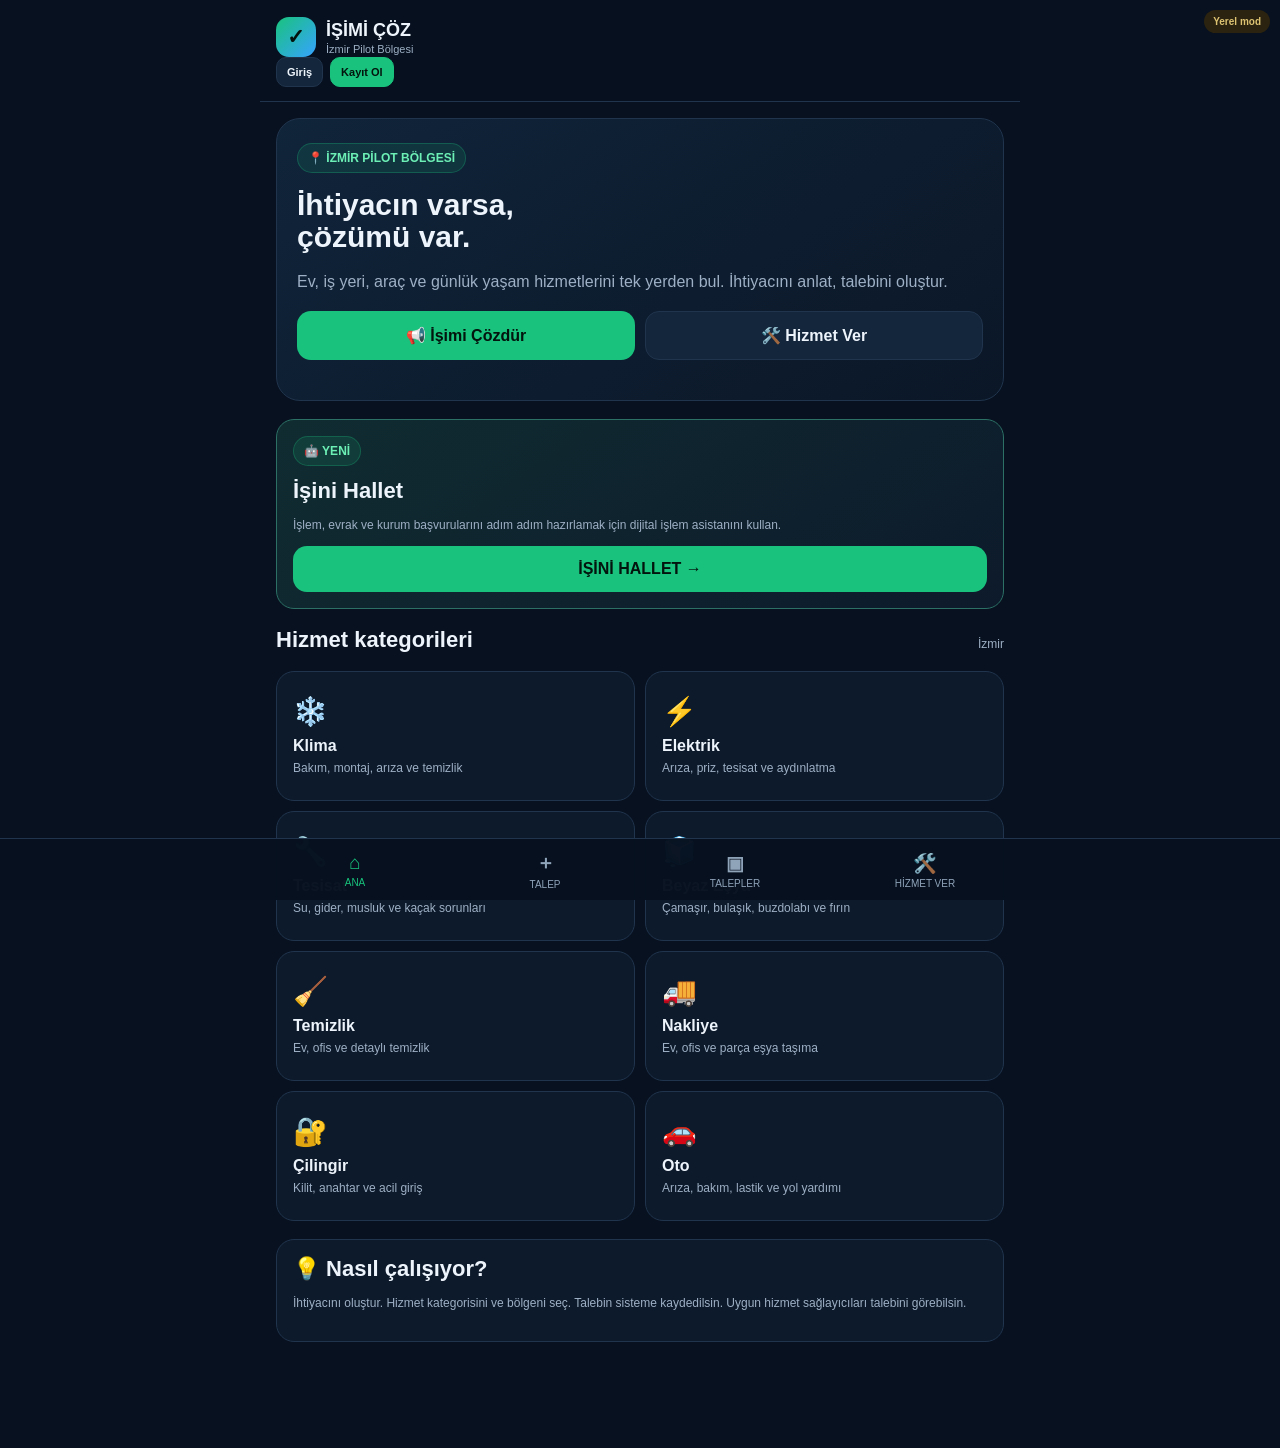
<file: index-kural-motoru-v4.html>
<!doctype html>
<html lang="tr">
<head>
<meta charset="utf-8">
<meta name="viewport" content="width=device-width,initial-scale=1,maximum-scale=1,user-scalable=no">
<meta name="theme-color" content="#07111f">
<title>İşimi Çöz — İzmir</title>
<style>
*{box-sizing:border-box}html,body{margin:0;padding:0;background:#07111f;color:#eef4fb;font-family:Arial,Helvetica,sans-serif}
body{min-height:100vh}button,input,select,textarea{font:inherit}button{cursor:pointer}a{text-decoration:none;color:inherit}
:root{--bg:#07111f;--card:#0d1a2b;--card2:#102238;--line:#20344d;--text:#eef4fb;--muted:#9eb0c5;--primary:#19c37d;--danger:#ef5350;--warning:#f5b942}
.app{max-width:760px;margin:auto;min-height:100vh;padding-bottom:90px}.top{padding:17px 16px 14px;border-bottom:1px solid var(--line);background:rgba(7,17,31,.97);position:sticky;top:0;z-index:20}
.brand{display:flex;align-items:center;gap:10px}.logo{width:40px;height:40px;border-radius:13px;background:linear-gradient(135deg,var(--primary),#36a3ff);display:grid;place-items:center;font-size:21px;font-weight:900;color:#03120d}
.brand strong{font-size:18px}.brand small{display:block;color:var(--muted);font-size:11px;margin-top:2px}main{padding:16px}
.hero{background:linear-gradient(145deg,#10243a,#0b1727);border:1px solid var(--line);border-radius:24px;padding:24px 20px;margin-bottom:16px}
.badge{display:inline-flex;align-items:center;gap:6px;padding:7px 10px;border-radius:99px;background:rgba(25,195,125,.12);border:1px solid rgba(25,195,125,.28);color:#6df0b5;font-size:12px;font-weight:700}
h1{font-size:30px;line-height:1.08;margin:16px 0 10px}h2{font-size:22px;margin:0 0 8px}h3{font-size:16px;margin:0 0 6px}p{line-height:1.55}.muted{color:var(--muted)}.small{font-size:12px}
.grid{display:grid;grid-template-columns:repeat(2,1fr);gap:10px}.card{background:var(--card);border:1px solid var(--line);border-radius:18px;padding:16px}
.service{min-height:130px;text-align:left;color:var(--text);transition:.15s transform,.15s border-color}.service:hover{border-color:#315270}.service:active{transform:scale(.98)}
.service .emoji{font-size:28px}.service strong{display:block;margin-top:9px;font-size:16px}.service span{display:block;color:var(--muted);font-size:12px;line-height:1.4;margin-top:5px}
.actions{display:grid;grid-template-columns:1fr 1fr;gap:10px;margin:16px 0}.btn{width:100%;border:0;border-radius:14px;padding:14px 15px;font-weight:800}.btn.primary{background:var(--primary);color:#03130d}.btn.secondary{background:#14263b;color:var(--text);border:1px solid var(--line)}.btn.danger{background:#4a1f25;color:#ffb5b3;border:1px solid #6a2b32}.btn.smallBtn{padding:10px 12px;font-size:13px}
.section{margin-top:18px}.sectionTitle{display:flex;justify-content:space-between;align-items:center;margin-bottom:10px}.formCard{background:var(--card);border:1px solid var(--line);border-radius:20px;padding:18px;margin-bottom:14px}
label{display:block;font-size:13px;font-weight:700;margin:14px 0 7px}input,select,textarea{width:100%;background:#081523;color:var(--text);border:1px solid #29415d;border-radius:12px;padding:13px;outline:none}input:focus,select:focus,textarea:focus{border-color:var(--primary)}
textarea{min-height:120px;resize:vertical}.row{display:grid;grid-template-columns:1fr 1fr;gap:10px}.checks{display:grid;grid-template-columns:1fr 1fr;gap:8px}.check{display:flex;align-items:center;gap:8px;background:#091827;border:1px solid var(--line);padding:10px;border-radius:12px;font-size:13px}.check input{width:auto}
.notice,.success,.warning,.error{padding:12px;border-radius:13px;font-size:13px;line-height:1.5;margin:12px 0}.notice{background:#0b2030;border:1px solid #1e4c66;color:#b9ddf2}.success{background:#0b2b20;border:1px solid #185d43;color:#8bf1c4}.warning{background:#30260e;border:1px solid #65501a;color:#f5d77c}.error{background:#35181b;border:1px solid #70272d;color:#ffb6b8}
.request{background:var(--card);border:1px solid var(--line);border-radius:18px;padding:16px;margin-bottom:11px}.requestTop{display:flex;justify-content:space-between;gap:10px}.status{padding:5px 9px;border-radius:99px;background:rgba(245,185,66,.12);color:#ffd76b;font-size:11px;font-weight:800;height:max-content}
.meta{display:flex;flex-wrap:wrap;gap:8px;color:var(--muted);font-size:12px;margin:10px 0}.meta span{background:#091827;padding:6px 8px;border-radius:8px}.description{background:#091827;border-radius:12px;padding:11px;font-size:13px;line-height:1.5;margin:10px 0}
.profileHeader{display:flex;align-items:center;gap:13px;padding:16px;background:var(--card);border:1px solid var(--line);border-radius:18px}.avatar{width:52px;height:52px;border-radius:50%;display:grid;place-items:center;background:#17334d;font-weight:900;font-size:18px}
.activeDot{width:9px;height:9px;background:var(--primary);border-radius:50%;display:inline-block;margin-right:5px}.empty{text-align:center;padding:28px 15px;color:var(--muted)}
.connection{position:fixed;top:10px;right:10px;z-index:100;padding:6px 9px;border-radius:99px;font-size:10px;font-weight:bold;opacity:.9}.connection.online{background:#0b2b20;color:#8bf1c4}.connection.offline{background:#30260e;color:#f5d77c}
.bottom{position:fixed;bottom:0;left:0;right:0;background:rgba(7,17,31,.98);border-top:1px solid var(--line);z-index:30}.bottomInner{max-width:760px;margin:auto;display:grid;grid-template-columns:repeat(4,1fr)}
.navBtn{border:0;background:transparent;color:#8fa3b9;padding:11px 4px 10px;font-size:10px}.navBtn b{display:block;font-size:19px;margin-bottom:3px}.navBtn.active{color:var(--primary)}
.back{margin-bottom:12px}.hidden{display:none!important}@media(max-width:430px){main{padding:12px}.hero{padding:20px 16px}h1{font-size:27px}.grid{gap:8px}.service{padding:13px;min-height:122px}.row{grid-template-columns:1fr}}


.authBar{display:flex;align-items:center;gap:7px}.authBtn{border:1px solid var(--line);background:#14263b;color:var(--text);border-radius:10px;padding:8px 10px;font-size:11px;font-weight:800;cursor:pointer}.authBtn.primary{background:var(--primary);color:#03130d;border-color:var(--primary)}.authUser{max-width:130px;overflow:hidden;text-overflow:ellipsis;white-space:nowrap;color:var(--muted);font-size:11px;font-weight:700}
.modal{position:fixed;inset:0;background:rgba(0,0,0,.76);z-index:9999;display:flex;align-items:center;justify-content:center;padding:16px}.modalCard{width:min(430px,100%);background:var(--card);border:1px solid var(--line);border-radius:20px;padding:20px;max-height:90vh;overflow:auto}.modalCard h2{margin-top:0}.authError{background:#35181b;border:1px solid #70272d;color:#ffb6b8;padding:10px;border-radius:10px;font-size:12px;margin-top:10px}
</style>
</head>
<body>
<div id="connectionStatus" class="connection offline">Supabase bağlanıyor...</div>
<div class="app">
<header class="top"><div class="brand"><div class="logo">✓</div><div><strong>İŞİMİ ÇÖZ</strong><small>İzmir Pilot Bölgesi</small></div></div><div id="authArea" style="margin-left:auto;display:flex;gap:7px;align-items:center"></div></header>
<main id="app"></main></div>
<nav class="bottom"><div class="bottomInner">
<button class="navBtn" id="navHome" onclick="showHome()"><b>⌂</b>ANA</button>
<button class="navBtn" id="navRequest" onclick="showRequest()"><b>＋</b>TALEP</button>
<button class="navBtn" id="navRequests" onclick="showRequests()"><b>▣</b>TALEPLER</button>
<button class="navBtn" id="navProvider" onclick="showProviderEntry()"><b>🛠️</b>HİZMET VER</button>
</div></nav>

<script>
const SUPABASE_URL="https://zvffspbowdzvrrzefhkr.supabase.co";
const SUPABASE_KEY="sb_publishable_L_qb9Q4fHktE51PEqEhTAg_O4R0eDiW";

const SERVICES={
 klima:{name:"Klima",emoji:"❄️",desc:"Bakım, montaj, arıza ve temizlik"},
 elektrik:{name:"Elektrik",emoji:"⚡",desc:"Arıza, priz, tesisat ve aydınlatma"},
 tesisat:{name:"Tesisat",emoji:"🔧",desc:"Su, gider, musluk ve kaçak sorunları"},
 beyaz:{name:"Beyaz Eşya",emoji:"🧊",desc:"Çamaşır, bulaşık, buzdolabı ve fırın"},
 temizlik:{name:"Temizlik",emoji:"🧹",desc:"Ev, ofis ve detaylı temizlik"},
 nakliye:{name:"Nakliye",emoji:"🚚",desc:"Ev, ofis ve parça eşya taşıma"},
 cilingir:{name:"Çilingir",emoji:"🔐",desc:"Kilit, anahtar ve acil giriş"},
 oto:{name:"Oto",emoji:"🚗",desc:"Arıza, bakım, lastik ve yol yardımı"}
};

const DISTRICTS=[...new Set(["Aliağa","Balçova","Bayındır","Bayraklı","Bergama","Beydağ","Bornova","Buca","Çeşme","Çiğli","Dikili","Foça","Gaziemir","Güzelbahçe","Karabağlar","Karaburun","Karşıyaka","Konak","Menemen","Menderes","Narlıdere","Ödemiş","Seferihisar","Selçuk","Tire","Torbalı","Urla","Kiraz","Kemalpaşa","Kınık"])];

const KEYS={requests:"isimi_coz_requests_v5",provider:"isimi_coz_provider_v5",providerLogged:"isimi_coz_provider_logged_v5"};

function read(k,f){try{const x=localStorage.getItem(k);return x?JSON.parse(x):f}catch(e){return f}}
function write(k,v){localStorage.setItem(k,JSON.stringify(v))}
function getRequests(){return read(KEYS.requests,[])}
function getProvider(){return read(KEYS.provider,null)}
function providerLogged(){return read(KEYS.providerLogged,false)}
function escapeHTML(v){return String(v??"").replaceAll("&","&amp;").replaceAll("<","&lt;").replaceAll(">","&gt;").replaceAll('"',"&quot;").replaceAll("'","&#039;")}
function app(h){document.getElementById("app").innerHTML=h;window.scrollTo(0,0)}
function setNav(a){["navHome","navRequest","navRequests","navProvider"].forEach(id=>document.getElementById(id)?.classList.remove("active"));if(a)document.getElementById(a)?.classList.add("active")}
function setConnection(ok,text){const e=document.getElementById("connectionStatus");if(!e)return;e.className="connection "+(ok?"online":"offline");e.textContent=text||(ok?"Supabase bağlı ✓":"Yerel mod")}

async function supabaseRequest(method,path,body=null){
 const o={method,headers:{"apikey":SUPABASE_KEY,"Authorization":"Bearer "+SUPABASE_KEY,"Content-Type":"application/json","Accept":"application/json","Prefer":"return=representation"}};
 if(body!==null)o.body=JSON.stringify(body);
 const r=await fetch(SUPABASE_URL+"/rest/v1/"+path,o);
 const t=await r.text();let d=null;try{d=t?JSON.parse(t):null}catch(e){d=t}
 if(!r.ok)throw new Error(d?.message||d?.details||d?.hint||"Supabase işlemi başarısız.");
 return d;
}

async function supabaseAuthRequest(method,path,body=null){
 const session=getAuthSession();
 const token=session?.access_token;
 if(!token)throw new Error("Bu işlem dosyasını kaydetmek için önce giriş yapmalısınız.");
 const o={method,headers:{"apikey":SUPABASE_KEY,"Authorization":"Bearer "+token,"Content-Type":"application/json","Accept":"application/json","Prefer":"return=representation"}};
 if(body!==null)o.body=JSON.stringify(body);
 const r=await fetch(SUPABASE_URL+"/rest/v1/"+path,o);
 const t=await r.text();let d=null;try{d=t?JSON.parse(t):null}catch(e){d=t}
 if(!r.ok)throw new Error(d?.message||d?.details||d?.hint||"Yetkili Supabase işlemi başarısız.");
 return d;
}

function normalize(v){
 return String(v??"").trim().toLowerCase()
 .normalize("NFD").replace(/[\u0300-\u036f]/g,"")
 .replace(/ı/g,"i").replace(/İ/g,"i");
}
function pick(o,names,def=""){for(const n of names){if(o&&o[n]!==undefined&&o[n]!==null)return o[n]}return def}
function serviceKeyFromValue(v){
 const x=normalize(v);
 for(const [k,s] of Object.entries(SERVICES)){
  if(x===normalize(k)||x===normalize(s.name))return k;
 }
 return String(v??"").trim();
}

async function testSupabase(){
 try{await supabaseRequest("GET","talepler?select=id&limit=1");setConnection(true,"Supabase bağlı ✓");return true}
 catch(e){console.error(e);setConnection(false,"Yerel mod");return false}
}

async function loadRequestsFromSupabase(){
 try{
  const data=await supabaseRequest("GET","talepler?select=*&order=created_at.desc&limit=200");
  if(Array.isArray(data)){
   const mapped=data.map(mapRequest);write(KEYS.requests,mapped);setConnection(true,"Supabase bağlı ✓");return mapped;
  }
 }catch(e){console.warn("Talepler alınamadı:",e)}
 return getRequests();
}
function mapRequest(r){
 const kategori=pick(r,["kategori","category","service"],"");
 return {
  id:pick(r,["talep_no","id"],""),
  talep_no:pick(r,["talep_no","request_no","id"],""),
  service:serviceKeyFromValue(kategori),kategori:kategori,
  description:pick(r,["aciklama","description"],""),
  aciklama:pick(r,["aciklama","description"],""),
  il:pick(r,["il","city"],"İzmir"),
  district:pick(r,["ilce","district"],""),ilce:pick(r,["ilce","district"],""),
  neighborhood:pick(r,["mahalle","neighborhood"],""),mahalle:pick(r,["mahalle","neighborhood"],""),
  urgency:pick(r,["aciliyet","urgency"],""),
  aciliyet:pick(r,["aciliyet","urgency"],""),
  name:pick(r,["ad_soyad","name"],""),ad_soyad:pick(r,["ad_soyad","name"],""),
  phone:pick(r,["telefon","phone"],""),telefon:pick(r,["telefon","phone"],""),
  status:pick(r,["durum","status"],"Beklemede"),durum:pick(r,["durum","status"],"Beklemede"),
  createdAt:pick(r,["created_at","createdAt"],"")
 };
}

/* ---------------- PROVIDER DATA: SUPABASE ---------------- */

async function loadProvidersFromSupabase(){
 try{
  const rows=await supabaseRequest("GET","providers?select=*&limit=500");
  if(!Array.isArray(rows))return [];
  const providers=rows.map(mapProvider);
  setConnection(true,"Supabase bağlı ✓");
  return providers;
 }catch(e){
  console.error("providers okunamadı:",e);
  return [];
 }
}

async function loadCategories(){
 try{
  const rows=await supabaseRequest("GET","categories?select=*&limit=500");
  return Array.isArray(rows)?rows:[];
 }catch(e){console.warn("categories okunamadı:",e);return []}
}

async function loadProviderCategories(){
 try{
  const rows=await supabaseRequest("GET","provider_categories?select=*&limit=1000");
  return Array.isArray(rows)?rows:[];
 }catch(e){console.warn("provider_categories okunamadı:",e);return []}
}

function mapProvider(r){
 return {
  id:pick(r,["id","provider_id"],""),
  name:pick(r,["name","ad","ad_soyad","business_name","isletme"],"Hizmet Sağlayıcı"),
  phone:pick(r,["phone","telefon","telefon_numarasi"],""),
  category:pick(r,["category","kategori","category_id"],""),
  city:pick(r,["il","city"],"İzmir"),
  district:pick(r,["ilce","district"],""),
  neighborhood:pick(r,["mahalle","neighborhood"],""),
  description:pick(r,["description","aciklama"],""),
  active:pick(r,["active","aktif"],true)!==false,
  services:[]
 };
}

function categoryValueFromRow(row,categories){
 const raw=pick(row,["category_id","kategori_id","category","kategori"],"");
 if(!raw)return "";
 const c=categories.find(x=>String(x.id)===String(raw));
 if(c)return pick(c,["name","name_tr","ad","kategori"],raw);
 return raw;
}

async function enrichProviders(providers){
 const [cats,links]=await Promise.all([loadCategories(),loadProviderCategories()]);
 const byId={};
 providers.forEach(p=>byId[String(p.id)]=p);

 links.forEach(link=>{
  const pid=pick(link,["provider_id","providers_id","provider"],"");
  const val=categoryValueFromRow(link,cats);
  if(byId[String(pid)]&&val)byId[String(pid)].services.push(serviceKeyFromValue(val));
 });

 providers.forEach(p=>{
  const direct=p.category;
  if(direct&&!p.services.length)p.services=[serviceKeyFromValue(direct)];
  p.services=[...new Set(p.services.filter(Boolean))];
 });
 return providers;
}

function providerMatchesRequest(p,r){
 if(!p.active)return false;
 const ps=(p.services||[]).map(serviceKeyFromValue);
 const rk=serviceKeyFromValue(r.kategori||r.service);
 const district=normalize(p.district),rd=normalize(r.ilce||r.district);
 const city=normalize(p.city),rc=normalize(r.il||"İzmir");
 const categoryOK=ps.length?ps.includes(rk):true;
 const districtOK=district?district===rd:true;
 const cityOK=!city||!rc||city===rc||city==="izmir";
 return categoryOK&&districtOK&&cityOK;
}

/* ---------------- HOME ---------------- */

function showHome(){
  setNav("navHome");
  app(`<section class="hero"><span class="badge">📍 İZMİR PİLOT BÖLGESİ</span><h1>İhtiyacın varsa,<br>çözümü var.</h1><p class="muted">Ev, iş yeri, araç ve günlük yaşam hizmetlerini tek yerden bul. İhtiyacını anlat, talebini oluştur.</p><div class="actions"><button class="btn primary" type="button" onclick="showRequest()">📢 İşimi Çözdür</button><button class="btn secondary" type="button" onclick="showProviderEntry()">🛠️ Hizmet Ver</button></div></section>
  <div class="section card" style="border-color:#2b6f65;background:linear-gradient(145deg,#102c31,#0d1a2b)">
    <span class="badge">🤖 YENİ</span>
    <h2 style="margin-top:12px">İşini Hallet</h2>
    <p class="muted small">İşlem, evrak ve kurum başvurularını adım adım hazırlamak için dijital işlem asistanını kullan.</p>
    <button id="openHalletButton" class="btn primary hallet-launch" type="button">İŞİNİ HALLET →</button>
  </div>
  <div class="section"><div class="sectionTitle"><h2>Hizmet kategorileri</h2><span class="small muted">İzmir</span></div><div class="grid">${Object.entries(SERVICES).map(([k,s])=>`<button class="card service" type="button" onclick="showRequest('${k}')"><div class="emoji">${s.emoji}</div><strong>${s.name}</strong><span>${s.desc}</span></button>`).join("")}</div></div>
  <div class="section card"><h2>💡 Nasıl çalışıyor?</h2><p class="muted small">İhtiyacını oluştur. Hizmet kategorisini ve bölgeni seç. Talebin sisteme kaydedilsin. Uygun hizmet sağlayıcıları talebini görebilsin.</p></div>`);
}

function openHallet(){
  try{
    if(window.Hallet && typeof window.Hallet.showGate === "function"){
      window.Hallet.showGate();
      return;
    }
    console.error("İşini Hallet modülü yüklenemedi.");
    alert("İşini Hallet modülü şu anda yüklenemedi. Lütfen sayfayı yenileyin.");
  }catch(error){
    console.error("İşini Hallet açılış hatası:",error);
    alert("İşini Hallet açılırken bir hata oluştu. Lütfen sayfayı yenileyin.");
  }
}

/* ---------------- REQUEST ---------------- */

function serviceOptions(selected=""){return `<option value="">Kategori seç</option>`+Object.entries(SERVICES).map(([k,s])=>`<option value="${k}" ${k===selected?"selected":""}>${s.emoji} ${s.name}</option>`).join("")}
function districtOptions(selected=""){return `<option value="">İlçe seç</option>`+DISTRICTS.map(d=>`<option value="${escapeHTML(d)}" ${d===selected?"selected":""}>${escapeHTML(d)}</option>`).join("")}
function makeRequestNumber(){const d=new Date();return `IC-${d.getFullYear()}${String(d.getMonth()+1).padStart(2,"0")}${String(d.getDate()).padStart(2,"0")}-${Math.floor(1000+Math.random()*9000)}`}

function showRequest(preselected=""){
 setNav("navRequest");
 app(`<div class="back"><button class="btn secondary smallBtn" onclick="showHome()">← Ana sayfaya dön</button></div>
 <div class="formCard"><span class="badge">📋 YENİ HİZMET TALEBİ</span><h1>İhtiyacını anlat.</h1><p class="muted small">Sorununu açıkça anlat. Böylece doğru hizmet sağlayıcısına ulaşmak kolaylaşır.</p>
 <label>Hizmet kategorisi *</label><select id="reqService">${serviceOptions(preselected)}</select>
 <label>Sorunun / ihtiyacın *</label><textarea id="reqDescription" maxlength="1000" placeholder="Örneğin: Klima çalışıyor fakat yeterince soğutmuyor."></textarea><div class="small muted" id="charCount">0/1000</div>
 <div class="row"><div><label>İl *</label><select id="reqCity"><option value="İzmir" selected>İzmir</option></select></div><div><label>İlçe *</label><select id="reqDistrict">${districtOptions()}</select></div></div>
 <label>Mahalle</label><input id="reqNeighborhood" placeholder="Mahalle adı">
 <label>Ne zaman gerekli?</label><select id="reqUrgency"><option value="Acil">🔴 Acil</option><option value="Bugün" selected>🟡 Bugün</option><option value="Uygun zamanda">🟢 Uygun zamanda</option></select>
 <label>Adınız *</label><input id="reqName" placeholder="Adınız Soyadınız" autocomplete="name">
 <label>Telefon *</label><input id="reqPhone" type="tel" inputmode="tel" placeholder="05xxxxxxxxx" autocomplete="tel">
 <div class="notice">🔒 Bilgileriniz hizmet talebinin oluşturulması amacıyla kullanılır.</div>
 <button class="btn primary" id="createRequestButton" onclick="createRequest()">TALEBİ OLUŞTUR</button></div>`);
 document.getElementById("reqDescription")?.addEventListener("input",e=>document.getElementById("charCount").textContent=e.target.value.length+"/1000");
}

async function createRequest(){
 const g=id=>document.getElementById(id)?.value.trim();
 const service=document.getElementById("reqService").value,description=g("reqDescription"),city=g("reqCity"),district=g("reqDistrict"),neighborhood=g("reqNeighborhood"),urgency=document.getElementById("reqUrgency").value,name=g("reqName"),phone=g("reqPhone");
 if(!service)return alert("Lütfen hizmet kategorisini seç.");
 if(description.length<5)return alert("Lütfen ihtiyacınızı biraz daha açık anlat.");
 if(!district)return alert("Lütfen ilçe seç.");
 if(!name)return alert("Lütfen adınızı ve soyadınızı yaz.");
 if(!phone)return alert("Lütfen telefon numaranızı yaz.");
 const b=document.getElementById("createRequestButton");b.disabled=true;b.textContent="TALEP KAYDEDİLİYOR...";
 const talep_no=makeRequestNumber();
 const item={talep_no,kategori:service,aciklama:description,il:city,ilce:district,mahalle:neighborhood,aciliyet:urgency,ad_soyad:name,telefon:phone,durum:"Beklemede"};
 try{await supabaseRequest("POST","talepler",item);setConnection(true,"Supabase bağlı ✓");write(KEYS.requests,[{...mapRequest(item),createdAt:new Date().toISOString()},...getRequests()]);alert("Talebiniz başarıyla oluşturuldu.\n\nTalep No: "+talep_no)}catch(e){console.error(e);write(KEYS.requests,[{...mapRequest(item),createdAt:new Date().toISOString()},...getRequests()]);alert("Sunucu kaydı başarısız oldu; cihazdaki yedek kaydedildi.\n\n"+e.message)}
 b.disabled=false;b.textContent="TALEBİ OLUŞTUR";showRequests();
}

/* ---------------- REQUEST LIST ---------------- */

async function showRequests(){
 setNav("navRequests");
 app(`<div class="back"><button class="btn secondary smallBtn" onclick="showHome()">← Ana sayfaya dön</button></div><span class="badge">▣ TALEPLERİM</span><h1>Oluşturduğun talepler.</h1><p class="muted small">Taleplerin sistemden yükleniyor...</p><div class="card" id="requestsLoading" style="text-align:center">⏳ Talepler yükleniyor...</div>`);
 const requests=await loadRequestsFromSupabase(),area=document.getElementById("requestsLoading");if(!area)return;
 area.outerHTML=requests.length?requests.map(renderRequest).join(""):`<div class="card empty">📋<h3>Henüz talep yok</h3><p>İhtiyacını anlat, ilk talebini oluştur.</p><button class="btn primary" onclick="showRequest()">＋ Talep oluştur</button></div>`;
}
function renderRequest(r){
 const k=serviceKeyFromValue(r.service||r.kategori),s=SERVICES[k]||{name:r.kategori||"Hizmet",emoji:"🛠️"};
 return `<article class="request"><div class="requestTop"><div><h3>${s.emoji} ${escapeHTML(s.name)}</h3><div class="small muted">${escapeHTML(r.createdAt||"")}</div></div><span class="status">${escapeHTML(r.status||r.durum||"Beklemede")}</span></div><div class="description">“${escapeHTML(r.description||r.aciklama||"")}”</div><div class="meta"><span>📍 ${escapeHTML(r.ilce||"")}</span>${r.mahalle?`<span>🏘️ ${escapeHTML(r.mahalle)}</span>`:""}<span>⏱️ ${escapeHTML(r.aciliyet||"")}</span></div><div class="small muted">Talep No: <strong>${escapeHTML(r.talep_no||"")}</strong></div></article>`;
}

/* ---------------- PROVIDER ---------------- */

async function showProviderEntry(){
 setNav("navProvider");
 const local=getProvider();
 if(local&&providerLogged()){showProviderPanel(local);return}
 app(`<div class="back"><button class="btn secondary smallBtn" onclick="showHome()">← Ana sayfaya dön</button></div><div class="formCard"><span class="badge">🛠️ HİZMET SAĞLAYICI</span><h1>Hizmet Ver</h1><p class="muted small">Supabase'deki kayıtlı hizmet sağlayıcıları ve sana uygun talepleri yükleyelim.</p><button class="btn primary" onclick="loadProviderDirectory()">KAYITLI SAĞLAYICILARI GÖSTER</button><div id="providerDirectory"></div></div>`);
 await loadProviderDirectory();
}

async function loadProviderDirectory(){
 const box=document.getElementById("providerDirectory");if(!box)return;
 box.innerHTML=`<div class="card" style="margin-top:14px;text-align:center">⏳ Hizmet sağlayıcılar yükleniyor...</div>`;
 let providers=await loadProvidersFromSupabase();providers=await enrichProviders(providers);
 if(!providers.length){box.innerHTML=`<div class="warning">Supabase'de <strong>providers</strong> tablosundan okunabilir hizmet sağlayıcı kaydı bulunamadı.</div>`;return}
 box.innerHTML=`<div class="section"><h2>Hizmet sağlayıcılar</h2>${providers.map(p=>renderProviderCard(p)).join("")}</div>`;
}

function renderProviderCard(p){
 const cats=(p.services||[]).map(k=>SERVICES[k]?.name||k).filter(Boolean).join(", ")||"Kategori bilgisi yok";
 return `<article class="request"><div class="requestTop"><div><h3>🛠️ ${escapeHTML(p.name)}</h3><div class="small muted">${escapeHTML(p.city)} • ${escapeHTML(p.district)}</div></div><span class="status">${p.active?"Aktif":"Pasif"}</span></div><div class="meta"><span>🔧 ${escapeHTML(cats)}</span>${p.neighborhood?`<span>🏘️ ${escapeHTML(p.neighborhood)}</span>`:""}</div>${p.description?`<div class="description">${escapeHTML(p.description)}</div>`:""}${p.phone?`<a class="btn primary" style="display:block;text-align:center" href="tel:${escapeHTML(p.phone)}">📞 HİZMET SAĞLAYICIYI ARA</a>`:"<div class=\"warning\">Bu sağlayıcının telefon numarası kayıtlı değil.</div>"}<br><button class="btn secondary" onclick='openProviderById(${JSON.stringify(String(p.id))})'>📋 UYGUN TALEPLERİ GÖR</button></article>`;
}

async function openProviderById(id){
 let providers=await loadProvidersFromSupabase();providers=await enrichProviders(providers);const p=providers.find(x=>String(x.id)===String(id));
 if(p)showProviderPanel(p);else alert("Hizmet sağlayıcı bulunamadı.");
}

async function showProviderPanel(p){
 setNav("navProvider");
 app(`<div class="back"><button class="btn secondary smallBtn" onclick="showProviderEntry()">← Hizmet sağlayıcılara dön</button></div><div class="profileHeader"><div class="avatar">${escapeHTML((p.name||"U").charAt(0).toUpperCase())}</div><div style="flex:1"><strong>${escapeHTML(p.name)}</strong><div class="small muted"><span class="activeDot"></span>${p.active?"Aktif":"Pasif"} • ${escapeHTML(p.district)}</div></div></div><div class="grid section"><div class="card"><div style="font-size:24px">📋</div><strong id="matchCount">...</strong><div class="small muted">Uygun İş</div></div><div class="card"><div style="font-size:24px">🛠️</div><strong>${p.services.length}</strong><div class="small muted">Kategori</div></div></div><div class="section"><h2>📋 Sana Uygun Talepler</h2><div id="matchedRequests" class="card" style="text-align:center">⏳ Eşleşmeler aranıyor...</div></div>`);
 const requests=await loadRequestsFromSupabase();
 const suitable=requests.filter(r=>providerMatchesRequest(p,r));
 document.getElementById("matchCount").textContent=suitable.length;
 const box=document.getElementById("matchedRequests");
 if(!suitable.length){box.innerHTML=`<div class="empty">🔎<h3>Şimdilik uygun talep yok.</h3><p>Sağlayıcının kategorisi ve ilçesi ile eşleşen talepler burada görünecek.</p></div>`}
 else box.outerHTML=suitable.map(r=>renderProviderRequest(r)).join("");
}

function renderProviderRequest(r){
 const k=serviceKeyFromValue(r.service||r.kategori),s=SERVICES[k]||{name:r.kategori||"Hizmet",emoji:"🛠️"};
 const phone=r.telefon||r.phone||"";
 return `<article class="request"><div class="requestTop"><div><h3>${s.emoji} ${escapeHTML(s.name)}</h3><div class="small muted">Talep No: ${escapeHTML(r.talep_no||"")}</div></div><span class="status">${escapeHTML(r.aciliyet||"Beklemede")}</span></div><div class="description">${escapeHTML(r.aciklama||r.description||"")}</div><div class="meta"><span>📍 ${escapeHTML(r.ilce||r.district||"")}</span>${r.mahalle?`<span>🏘️ ${escapeHTML(r.mahalle)}</span>`:""}<span>👤 ${escapeHTML(r.ad_soyad||r.name||"")}</span></div>${phone?`<a class="btn primary" style="display:block;text-align:center" href="tel:${escapeHTML(phone)}">📞 MÜŞTERİYLE İLETİŞİME GEÇ</a>`:`<div class="warning">Bu talepte telefon numarası bulunmuyor.</div>`}</article>`;
}

/* ---------------- OPTIONAL LOCAL PROVIDER ---------------- */

function providerLogin(){write(KEYS.providerLogged,true);showProviderPanel(getProvider())}
function providerLogout(){write(KEYS.providerLogged,false);showProviderEntry()}

/* ---------------- START ---------------- */
async function startApp(){
  setConnection(false,"Supabase bağlanıyor...");
  try{showHome();}catch(error){
    console.error("Ana ekran başlatma hatası:",error);
    const root=document.getElementById("app");
    if(root)root.innerHTML=`<div class="error"><strong>Uygulama başlatılamadı.</strong><br><span class="small">Lütfen sayfayı yenileyin.</span></div>`;
  }
  await testSupabase();
}
startApp();
</script>


<script>
/* =========================================================
   HESAP: KAYIT / GİRİŞ — TEK DOSYA SÜRÜMÜ
   ========================================================= */
let currentAuthUser=null;
function authHeaders(token){return {"apikey":SUPABASE_KEY,"Authorization":"Bearer "+(token||SUPABASE_KEY),"Content-Type":"application/json"}}
function getAuthSession(){try{return JSON.parse(localStorage.getItem("isimi_coz_auth_session")||"null")}catch(e){return null}}
function saveAuthSession(session){if(session)localStorage.setItem("isimi_coz_auth_session",JSON.stringify(session));else localStorage.removeItem("isimi_coz_auth_session");updateAuthArea()}
function updateAuthArea(){
 const el=document.getElementById("authArea"); if(!el)return;
 const session=getAuthSession();
 if(session?.user){ currentAuthUser=session.user; const email=session.user.email||"Hesabım"; el.innerHTML='<div class="authBar"><span class="authUser">'+escapeHTML(email)+'</span><button class="authBtn" type="button" onclick="logoutUser()">Çıkış</button></div>'; }
 else { currentAuthUser=null; el.innerHTML='<div class="authBar"><button class="authBtn" type="button" onclick="openAuthModal(\'login\')">Giriş</button><button class="authBtn primary" type="button" onclick="openAuthModal(\'signup\')">Kayıt Ol</button></div>'; }
}
function openAuthModal(mode){
 document.getElementById("authModal")?.remove();
 const title=mode==='signup'?'Hesap oluştur':'Giriş yap';
 const button=mode==='signup'?'KAYIT OL':'GİRİŞ YAP';
 const switchText=mode==='signup'?'Zaten hesabın var mı?':'Hesabın yok mu?';
 const switchMode=mode==='signup'?'login':'signup';
 const switchLabel=mode==='signup'?'Giriş yap':'Kayıt ol';
 const html=`<div class="modal" id="authModal"><div class="modalCard"><div style="display:flex;justify-content:space-between;gap:10px;align-items:center"><h2>${title}</h2><button class="authBtn" type="button" onclick="closeAuthModal()">Kapat</button></div><label>E-posta</label><input id="authEmail" type="email" autocomplete="email" placeholder="ornek@email.com"><label>Şifre</label><input id="authPassword" type="password" autocomplete="${mode==='signup'?'new-password':'current-password'}" placeholder="En az 6 karakter"><div id="authError"></div><button class="btn primary" id="authSubmit" type="button" onclick="submitAuth('${mode}')">${button}</button><p class="muted small" style="text-align:center;margin-bottom:0">${switchText} <button class="authBtn" type="button" onclick="openAuthModal('${switchMode}')">${switchLabel}</button></p></div></div>`;
 document.body.insertAdjacentHTML('beforeend',html);
 setTimeout(()=>document.getElementById('authEmail')?.focus(),50);
}
function closeAuthModal(){document.getElementById("authModal")?.remove()}
async function submitAuth(mode){
 const email=document.getElementById('authEmail')?.value.trim(); const password=document.getElementById('authPassword')?.value; const err=document.getElementById('authError'); const btn=document.getElementById('authSubmit');
 if(!email||!password){if(err)err.innerHTML='<div class="authError">E-posta ve şifre gerekli.</div>';return}
 if(password.length<6){if(err)err.innerHTML='<div class="authError">Şifre en az 6 karakter olmalı.</div>';return}
 btn.disabled=true;btn.textContent='BEKLEYİN...';
 try{
   let url=SUPABASE_URL+'/auth/v1/'+(mode==='signup'?'signup':'token?grant_type=password');
   const r=await fetch(url,{method:'POST',headers:{"apikey":SUPABASE_KEY,"Content-Type":"application/json"},body:JSON.stringify({email,password})});
   const data=await r.json().catch(()=>({}));
   if(!r.ok)throw new Error(data.error_description||data.msg||data.message||'Kimlik doğrulama başarısız.');
   if(mode==='signup' && !data.access_token){
      closeAuthModal(); alert('Kayıt tamamlandı. E-posta doğrulaması açıksa gelen kutunu kontrol et, ardından giriş yap.'); return;
   }
   saveAuthSession(data); closeAuthModal(); alert(mode==='signup'?'Hesap oluşturuldu. ✓':'Giriş başarılı. ✓');
 }catch(e){if(err)err.innerHTML='<div class="authError">'+escapeHTML(e.message||String(e))+'</div>';}finally{if(btn){btn.disabled=false;btn.textContent=buttonText(mode)}}
}
function buttonText(mode){return mode==='signup'?'KAYIT OL':'GİRİŞ YAP'}
function logoutUser(){saveAuthSession(null);alert('Çıkış yapıldı.')}
updateAuthArea();

/* =========================================================
   İŞİNİ HALLET — TEK INDEX.HTML İÇİNE GÖMÜLÜ, BAĞIMSIZ AKIŞ
   ========================================================= */
(function(){
'use strict';
const H={step:0,answers:{},caseId:null,createdAt:null,dbId:null,documents:{}};
function getDocumentChecklist(a){
 const docs=[];
 docs.push({key:'identity',title:'Kimlik belgesi',reason:'Alıcı ve satıcı için gerekli.',required:true});
 if(a.representation==='yes')docs.push({key:'representation',title:'Temsil belgesi',reason:'Vekâletname, vasi kararı veya ilgili temsil belgesi gerekir.',required:true});
 docs.push({key:'title_deed',title:'Tapu senedi / tapu bilgisi',reason:'Varsa işlem sırasında kullanılmak üzere hazır bulundurulmalı; resmi işlemde güncel kayıt esas alınır.',required:true});
 if(a.building==='yes')docs.push({key:'dask',title:'Geçerli DASK poliçesi',reason:'Bina niteliğindeki taşınmazlarda satış işlemi için kontrol edilmelidir.',required:true});
 if(a.multiple_owners==='yes')docs.push({key:'owners',title:'Malik / temsil kontrolü',reason:'Birden fazla malik için taraf ve temsil durumunun tamamlanması gerekir.',required:true});
 return docs;
}
function documentSummary(docs){
 const total=docs.length, ready=docs.filter(d=>H.documents[d.key]===true).length;
 const percent=total?Math.round((ready/total)*100):0;
 const missing=docs.filter(d=>H.documents[d.key]!==true);
 return {total,ready,percent,complete:total>0&&ready===total,missing};
}
function nextAction(a,docState){
 if(!Number(a.municipal_tax_value)||Number(a.municipal_tax_value)<=0)return {title:'Emlak vergisi değerini doğrula',detail:'Belediye/tapu işleminde esas alınabilecek güncel emlak vergisi değerini öğrenip dosyana ekle. Harç hesabı bu değer ile satış bedelinin karşılaştırılmasıyla netleştirilecektir.'};
 if(docState.missing.length)return {title:'Eksik belgeleri tamamla',detail:'Sıradaki öncelik: '+docState.missing[0].title+'. Hazırladıkça belgeyi “Hazır” olarak işaretleyebilirsin.'};
 if(a.multiple_owners==='unknown')return {title:'Malik durumunu doğrula',detail:'Güncel tapu kaydından malik sayısını kesinleştir.'};
 if(a.encumbrance!=='no')return {title:'Takyidat durumunu doğrula',detail:'Güncel tapu kaydında haciz, ipotek veya başka bir takyidat olup olmadığını kontrol et.'};
 if(a.buyer_ready!=='yes')return {title:'Alıcı hazırlığını tamamla',detail:'Alıcının satış işlemine hazır olduğunu teyit et.'};
 return {title:'Tapu başvurusuna hazırlan',detail:'Belgeler hazır. Bilgileri son kez kontrol ederek Web Tapu veya yetkili tapu kanalından başvuru adımına geçebilirsin.'};
}
const OFFICIAL_SOURCES=[
 {key:'tkgm_satis',title:'TKGM — Satış işlemi rehberi',url:'https://www.tkgm.gov.tr/sites/default/files/2020-12/islem_rehberi-turkce.pdf',note:'Gerçek kişiler için satışta kimlik, temsil belgesi, tapu senedi ve bina niteliğinde DASK gibi başlıklar.'},
 {key:'tkgm_sss',title:'TKGM — Sıkça Sorulan Sorular',url:'https://www.tkgm.gov.tr/en/sss',note:'Emlak vergisi değeri, tapu harcı oranı, DASK ve döner sermaye hakkında güncel kurum açıklamaları.'},
 {key:'tkgm_webtapu',title:'TKGM — Web Tapu',url:'https://www.tkgm.gov.tr/',note:'Tapu başvurularının Web Tapu üzerinden başlatılabildiği resmi kanal.'},
 {key:'gib_2026',title:'GİB — Gayrimenkullerin 5 Yıl İçinde Elden Çıkarılması (2026)',url:'https://cdn.gib.gov.tr/api/gibportal-file/file/getFile?objectKey=DUYURU%2FUNIVERSAL%2F2026%2F2026_gayrimenkul5yil.pdf',note:'5 yıllık süre, iktisap tarihi, endeksleme ve değer artış kazancı ön kontrolü.'},
 {key:'gib_hazirbeyan',title:'GİB — Değer Artışı Kazancı Hesaplama',url:'https://intvrg.gib.gov.tr/hazirbeyan/artisHesapla.html',note:'Endeksleme, gider, istisna ve vergiye tabi matrahın resmi bilgilendirme hesabı.'}
];
function officialSourcesHtml(){return '<div class="sourceGrid">'+OFFICIAL_SOURCES.map(s=>'<div class="sourceCard"><strong>'+esc(s.title)+'</strong><div class="hm small">'+esc(s.note)+'</div><a href="'+esc(s.url)+'" target="_blank" rel="noopener noreferrer">Resmî kaynağı aç →</a></div>').join('')+'</div>'}
function buildCasePayload(){
 const a=H.answers;
 const sale=Number(a.sale_price)||0;
 const purchase=Number(a.acquisition_price)||0;
 const municipalValue=Number(a.municipal_tax_value)||0;
 const harcBase=Math.max(sale,municipalValue,0);
 const sellerFee=harcBase*0.02;
 const buyerFee=harcBase*0.02;
 const totalFee=harcBase*0.04;
 const grossGain=(sale>0&&purchase>0)?sale-purchase:null;
 const warnings=[];
 if(a.seller_type!=='real_person')warnings.push('Bu aktif akış gerçek kişi satışı için hazırlanmıştır. Tüzel kişi satışında farklı belge ve süreçler gerekebilir.');
 if(a.property_location!=='turkey')warnings.push('Yurt dışındaki taşınmazlar için bu Türkiye tapu satış akışı kullanılmamalıdır.');
 if(a.title_deed!=='yes')warnings.push('Tapu bilgileri işlem öncesinde doğrulanmalıdır.');
 if(a.multiple_owners==='yes')warnings.push('Birden fazla malik varsa tüm maliklerin veya geçerli temsilcilerinin işlem durumu ayrıca kontrol edilmelidir.');
 if(a.encumbrance!=='no')warnings.push('Haciz, ipotek veya başka bir takyidat varsa satış öncesinde güncel tapu kaydı üzerinden ayrıca değerlendirilmelidir.');
 if(a.representation==='yes')warnings.push('Vekâletname/temsil belgesinin kapsamı ve geçerliliği işlem öncesinde kontrol edilmelidir.');
 if(a.buyer_ready!=='yes')warnings.push('Alıcının hazır olmaması işlem zamanlamasını etkileyebilir.');
 let fivePassed=false;
 if(a.acquisition_date){const d=new Date(a.acquisition_date+'T00:00:00');if(!Number.isNaN(d.getTime())){const x=new Date(d);x.setFullYear(x.getFullYear()+5);fivePassed=new Date()>=x;if(!fivePassed&&a.acquisition_type==='purchase')warnings.push('5 yıllık süre dolmadan satışta değer artış kazancı yönünden vergi değerlendirmesi gerekebilir.');}}
 const capitalGainRelevant=!fivePassed&&a.acquisition_type!=='inheritance'&&a.acquisition_type!=='gift';
 if(!municipalValue)warnings.push('Emlak vergisi değeri dosyada belirtilmedi. Tapu harcı hesabı şu anda yalnızca satış bedeli üzerinden geçici ön hesap olarak gösteriliyor; güncel emlak vergisi değeri girildiğinde matrah yeniden karşılaştırılmalıdır.');
 if(sale>0&&municipalValue>0&&sale<municipalValue)warnings.push('Beyan edilen satış bedeli emlak vergisi değerinden düşük görünüyor; tapu harcı ön hesabında daha yüksek değer esas alınmıştır.');
 return {
   case_type:'konut_satisi',
   status:'draft',
   title:'Konut satışı',
   summary:'İşini Hallet ön kontrol dosyası — konut satışı',
   user_id:getAuthSession()?.user?.id||null,
   customer_id:getAuthSession()?.user?.id||null,
   district:a.district||null,
   city:a.city||'İzmir',
   created_at:H.createdAt||new Date().toISOString(),
   updated_at:new Date().toISOString(),
   metadata:{
     case_no:H.caseId,
     module:'tasinmaz',
     transaction_type:'konut_satisi',
     answers:a,
     calculations:{sale_price:sale,municipal_tax_value:municipalValue,harc_base:harcBase,acquisition_price:purchase,gross_difference:grossGain,seller_tapu_harci:sellerFee,buyer_tapu_harci:buyerFee,total_tapu_harci:totalFee,five_years_passed:fivePassed,capital_gain_relevant:capitalGainRelevant},
     warnings,
     documents:H.documents,
     document_summary:documentSummary(getDocumentChecklist(a)),
     rule_engine:{version:'v4',checked_at:new Date().toISOString(),capital_gain_relevant:capitalGainRelevant,tapu_harci_base:harcBase,source_keys:OFFICIAL_SOURCES.map(x=>x.key)},
     source_note:'Bu dosya ön kontrol aracıdır; resmi başvuru sırasında TKGM’nin güncel koşulları ve GİB’in güncel kuralları esas alınmalıdır.',official_sources:OFFICIAL_SOURCES.map(x=>({key:x.key,title:x.title,url:x.url}))
   }
 };
}
async function saveCase(silent=false){
 if(!H.caseId)H.caseId='IH-'+new Date().toISOString().replace(/\D/g,'').slice(0,14)+'-'+Math.random().toString(36).slice(2,7).toUpperCase();
 const session=getAuthSession();
 if(!session?.access_token||!session?.user?.id){openAuthModal('login');return;}
 const btn=document.querySelector('#hallet-root [data-a="savecase"]');
 if(btn){btn.disabled=true;btn.textContent='KAYDEDİLİYOR...';}
 try{
   const payload=buildCasePayload();
   let rows;
   if(H.dbId){
     rows=await supabaseAuthRequest('PATCH','hallet_cases?id=eq.'+encodeURIComponent(H.dbId),payload);
   }else{
     rows=await supabaseAuthRequest('POST','hallet_cases',payload);
   }
   const row=Array.isArray(rows)?rows[0]:rows;
   H.dbId=row?.id||H.dbId;
   H.createdAt=row?.created_at||H.createdAt||new Date().toISOString();
   if(btn){btn.textContent='✓ DOSYA KAYDEDİLDİ';btn.disabled=true;btn.classList.add('saved');}
   if(!silent)alert('İşlem dosyan Supabase hesabına kaydedildi. ✓\n\nDosya No: '+H.caseId);
 }catch(e){
   console.error('Hallet dosya kayıt hatası:',e);
   if(btn){btn.disabled=false;btn.textContent='DOSYAYI KAYDET';}
   alert('Dosya kaydedilemedi.\n\n'+(e.message||'Bilinmeyen hata'));
 }
}
const QUESTIONS=[
 {key:'seller_type',title:'Satıcı gerçek kişi mi?',options:[['real_person','Evet, gerçek kişiyim'],['company','Hayır, şirket/tüzel kişilik']]},
 {key:'property_location',title:'Taşınmaz Türkiye’de mi?',options:[['turkey','Evet'],['abroad','Hayır']]},
 {key:'title_deed',title:'Taşınmaza ait tapu bilgileri mevcut mu?',options:[['yes','Evet'],['no','Hayır']]},
 {key:'multiple_owners',title:'Taşınmazın birden fazla maliki var mı?',options:[['no','Hayır'],['yes','Evet'],['unknown','Bilmiyorum']]},
 {key:'encumbrance',title:'Tapu kaydında haciz, ipotek veya başka bir takyidat var mı?',options:[['no','Hayır'],['yes','Evet'],['unknown','Bilmiyorum']]},
 {key:'representation',title:'Satış işlemini vekil aracılığıyla mı yapacaksınız?',options:[['no','Hayır'],['yes','Evet']]},
 {key:'acquisition_date',title:'Taşınmazı edinme tarihiniz nedir?',type:'date'},
 {key:'acquisition_type',title:'Taşınmazı nasıl edindiniz?',options:[['purchase','Satın alma'],['inheritance','Miras'],['gift','Bağış'],['other','Diğer']]},
 {key:'buyer_ready',title:'Alıcı satış işlemine hazır mı?',options:[['yes','Evet'],['no','Hayır']]},
 {key:'sale_price',title:'Satış bedeli nedir?',type:'number',placeholder:'TL olarak yazın'},
 {key:'municipal_tax_value',title:'Taşınmazın emlak vergisi değeri nedir?',type:'number',placeholder:'Biliyorsanız TL olarak yazın'},
 {key:'acquisition_price',title:'Taşınmazı kaç TL bedelle edindiniz?',type:'number',placeholder:'Biliniyorsa TL olarak yazın'},
 {key:'building',title:'Taşınmaz üzerinde bina/yapı var mı?',options:[['yes','Evet'],['no','Hayır']]}
];
function esc(v){return String(v??'').replace(/[&<>'"]/g,c=>({'&':'&amp;','<':'&lt;','>':'&gt;',"'":'&#39;','"':'&quot;'}[c]))}
function money(v){const n=Number(v);return Number.isFinite(n)?new Intl.NumberFormat('tr-TR',{style:'currency',currency:'TRY',maximumFractionDigits:0}).format(n):'—'}
function dateText(v){if(!v)return'—';const d=new Date(v+'T00:00:00');return Number.isNaN(d.getTime())?esc(v):d.toLocaleDateString('tr-TR')}
function root(){let r=document.getElementById('hallet-root');if(!r){r=document.createElement('div');r.id='hallet-root';document.body.appendChild(r)}return r}
function ensureStyle(){if(document.getElementById('hallet-inline-style'))return;const s=document.createElement('style');s.id='hallet-inline-style';s.textContent=`#hallet-root{position:fixed!important;inset:0!important;width:100vw!important;height:100vh!important;z-index:2147483647!important;display:none!important;background:#071318!important;color:#f5f7f7!important;overflow:auto!important;pointer-events:auto!important;-webkit-overflow-scrolling:touch!important}#hallet-root.hv{display:block!important}#hallet-root .ha{all:initial!important;display:block!important;min-height:100vh!important;width:100%!important;background:#071318!important;color:#f5f7f7!important;font-family:Arial,sans-serif!important;padding:20px!important;box-sizing:border-box!important}#hallet-root .ha *{box-sizing:border-box!important}#hallet-root .hw{width:min(760px,100%)!important;margin:auto!important;padding-bottom:40px!important}#hallet-root .ht{display:flex!important;justify-content:space-between!important;align-items:center!important;gap:10px!important;margin-bottom:18px!important}#hallet-root .hc{background:#10252b!important;border:1px solid #29464d!important;border-radius:20px!important;padding:22px!important;box-shadow:0 16px 40px rgba(0,0,0,.25)!important}#hallet-root h1,#hallet-root h2,#hallet-root p{margin-top:0!important}#hallet-root h1{font-size:32px!important;line-height:1.1!important}#hallet-root h2{font-size:23px!important;line-height:1.2!important}#hallet-root .hk{color:#b9812e!important;font-size:12px!important;font-weight:800!important;text-transform:uppercase!important;letter-spacing:.08em!important;margin-bottom:9px!important}#hallet-root .hm{color:#b8c8cb!important;line-height:1.55!important}#hallet-root .hg{display:grid!important;grid-template-columns:1fr!important;gap:12px!important;margin-top:18px!important}#hallet-root button{appearance:none!important;-webkit-appearance:none!important}#hallet-root .hb{width:100%!important;min-height:54px!important;border:1px solid #35535a!important;border-radius:15px!important;background:#122b31!important;color:#fff!important;padding:15px 17px!important;font:700 15px Arial,sans-serif!important;text-align:left!important;cursor:pointer!important;touch-action:manipulation!important}#hallet-root .hp{background:#0e5c53!important;border-color:#3d9a8e!important;text-align:center!important}#hallet-root .hs{text-align:center!important;background:#172b30!important}#hallet-root .topb{border:1px solid #35535a!important;background:#10252b!important;color:#fff!important;border-radius:12px!important;padding:10px 13px!important;font:700 13px Arial,sans-serif!important;cursor:pointer!important;touch-action:manipulation!important}#hallet-root .hi{width:100%!important;background:#091b20!important;color:#fff!important;border:1px solid #45636a!important;border-radius:13px!important;padding:15px!important;font:600 16px Arial,sans-serif!important}#hallet-root label{display:block!important;font:700 13px Arial,sans-serif!important;color:#dce7e8!important;margin:12px 0 7px!important}#hallet-root .hl{display:grid!important;gap:10px!important;margin:16px 0!important}#hallet-root .li{padding:12px 14px!important;border:1px solid #213d43!important;border-radius:12px!important;background:#0b1d22!important;line-height:1.45!important}#hallet-root .ok{color:#8ee1d5!important}#hallet-root .warn{color:#ffd18c!important}#hallet-root .pr{height:8px!important;background:#183238!important;border-radius:99px!important;overflow:hidden!important;margin-bottom:18px!important}#hallet-root .pr span{display:block!important;height:100%!important;background:#0e8b7d!important}#hallet-root .err{color:#ffb7a8!important;background:#3a1f1d!important;border:1px solid #7a3930!important;padding:10px!important;border-radius:10px!important;margin-top:10px!important}#hallet-root .sourceGrid{display:grid;gap:10px}.sourceCard{padding:12px;border:1px solid #24404a;border-radius:12px;background:#0b2027}.sourceCard a{display:inline-block;margin-top:8px;color:#8fd8cc;text-decoration:none;font-weight:700}.sourceCard a:hover{text-decoration:underline}.sourceCard .small{line-height:1.45}.progressTrack{height:10px!important;background:#091b20!important;border:1px solid #29464d!important;border-radius:999px!important;overflow:hidden!important;margin-top:10px!important}#hallet-root .progressTrack span{display:block!important;height:100%!important;background:#0e5c53!important;border-radius:999px!important;transition:width .2s ease!important}#hallet-root .docItem{display:flex!important;gap:12px!important;align-items:flex-start!important;padding:13px 14px!important;border:1px solid #29464d!important;border-radius:12px!important;background:#0b1d22!important;cursor:pointer!important;margin:0!important}#hallet-root .docItem input{width:22px!important;height:22px!important;accent-color:#0e8b7d!important;flex:0 0 auto!important;margin-top:2px!important}#hallet-root .docStatus{display:inline-block!important;margin-top:6px!important;font-size:12px!important;font-weight:800!important;color:#b8c8cb!important}@media(min-width:620px){#hallet-root .hg{grid-template-columns:1fr 1fr!important}}`;document.head.appendChild(s)}
function open(){ensureStyle();const r=root();r.classList.add('hv');r.style.display='block';document.body.dataset.halletOverflow=document.body.style.overflow||'';document.body.style.overflow='hidden';return r}
function close(){const r=root();r.classList.remove('hv');r.style.display='none';r.innerHTML='';document.body.style.overflow=document.body.dataset.halletOverflow||''}
function render(x){const r=open();r.innerHTML='<div class="ha"><div class="hw">'+x+'</div></div>';r.scrollTop=0}
function top(back){return '<div class="ht"><strong>İşini Hallet</strong><button class="topb" data-a="'+(back||'close')+'">'+(back?'← Geri':'Kapat')+'</button></div>'}
function gate(){H.step=0;H.answers={};H.documents={};H.caseId=null;H.createdAt=null;H.dbId=null;render(top('close')+'<div class="hc"><div class="hk">Dijital işlem asistanı</div><h1>Ne yapmak istiyorsun?</h1><p class="hm">İşlemini seç. Gerekli adımları birlikte tamamlayalım.</p><div class="hg"><button class="hb hp" data-a="islem">📋 Bir işlem yapmak istiyorum</button><button class="hb" data-a="cases">📁 İşlem Dosyalarım</button><button class="hb" data-a="evrak">📄 Evrak hazırlamak istiyorum</button><button class="hb" data-a="kurum">🏛️ Bir kuruma başvuracağım</button><button class="hb" data-a="isimi">🛠️ Hizmet / usta bulmam gerekiyor</button></div></div>')}
async function cases(){
 const session=getAuthSession();
 if(!session?.access_token||!session?.user?.id){openAuthModal('login');return;}
 render(top('gate')+'<div class="hc"><div class="hk">İşlem Dosyalarım</div><h1>Kayıtlı dosyalar</h1><p class="hm">Hesabına kaydettiğin İşini Hallet dosyaları burada görünür.</p><div id="halletCasesBox" class="hl"><div class="li">⏳ Dosyalar yükleniyor...</div></div></div>');
 try{
   const rows=await supabaseAuthRequest('GET','hallet_cases?select=id,case_type,status,title,summary,district,city,metadata,created_at,updated_at&order=updated_at.desc&limit=100');
   const list=Array.isArray(rows)?rows:[];
   const box=document.getElementById('halletCasesBox');
   if(!box)return;
   if(!list.length){box.innerHTML='<div class="li"><strong>Henüz kayıtlı dosyan yok.</strong><br><span class="hm">İlk işlem dosyanı oluşturup kaydettiğinde burada görünecek.</span></div><button class="hb hp" data-a="islem">İlk dosyayı oluştur →</button>';return;}
   box.innerHTML=list.map(r=>{
     const m=r.metadata||{}; const no=m.case_no||'Dosya'; const city=r.city||''; const district=r.district||'';
     const when=r.updated_at?new Date(r.updated_at).toLocaleDateString('tr-TR'):'';
     const statusMap={draft:'Taslak',in_progress:'Devam ediyor',waiting_user:'Kullanıcı bekleniyor',completed:'Tamamlandı',cancelled:'İptal edildi'};
     return '<button class="hb" data-a="caseopen" data-id="'+esc(r.id)+'"><strong>📄 '+esc(r.title||'İşlem Dosyası')+'</strong><br><span class="hm">'+esc(no)+' • '+esc(statusMap[r.status]||r.status||'Taslak')+' • '+esc([city,district].filter(Boolean).join(' / '))+' • '+esc(when)+'</span></button>';
   }).join('');
 }catch(e){
   console.error('Hallet dosyalar yükleme hatası:',e);
   const box=document.getElementById('halletCasesBox');
   if(box)box.innerHTML='<div class="err"><strong>Dosyalar yüklenemedi.</strong><br>'+esc(e.message||'Bilinmeyen hata')+'</div><button class="hb" data-a="gate">← İşlemlere dön</button>';
 }
}
async function openCase(id){
 const session=getAuthSession();
 if(!session?.access_token||!session?.user?.id){openAuthModal('login');return;}
 try{
   const rows=await supabaseAuthRequest('GET','hallet_cases?select=id,case_type,status,title,summary,district,city,metadata,created_at,updated_at&id=eq.'+encodeURIComponent(id)+'&limit=1');
   const row=Array.isArray(rows)?rows[0]:null;
   if(!row){alert('İşlem dosyası bulunamadı.');return;}
   const m=row.metadata||{};
   H.dbId=row.id; H.caseId=m.case_no||null; H.createdAt=row.created_at||null; H.answers=(m.answers&&typeof m.answers==='object')?m.answers:{}; H.documents=(m.documents&&typeof m.documents==='object')?m.documents:{};
   result(true);
 }catch(e){console.error('Hallet dosya açma hatası:',e);alert('Dosya açılamadı.\n\n'+(e.message||'Bilinmeyen hata'));}
}
function islem(){render(top('gate')+'<div class="hc"><div class="hk">İşlem seçimi</div><h2>Hangi işlemi yapmak istiyorsun?</h2><div class="hg"><button class="hb hp" data-a="tasinmaz">🏠 Taşınmaz işlemleri</button><button class="hb" data-a="evrak">📄 Evrak hazırlama</button><button class="hb" data-a="kurum">🏛️ Kurum başvurusu</button></div></div>')}
function tasinmaz(){render(top('islem')+'<div class="hc"><div class="hk">Taşınmaz işlemleri</div><h2>Hangi taşınmaz işlemi?</h2><div class="hg"><button class="hb hp" data-a="konut">🏠 Konut satışı</button></div></div>')}
function konut(){render(top('tasinmaz')+'<div class="hc"><div class="hk">Konut satışı</div><h2>Satış dosyasını oluşturalım</h2><p class="hm">13 kısa soruyla satış dosyasının ön kontrolünü yapacağız.</p><div class="hl"><div class="li">✓ Tapu ve mülkiyet</div><div class="li">✓ Alıcı ve satış bilgileri</div><div class="li">✓ Edinim tarihi ve vergi kontrolü</div></div><button class="hb hp" data-a="start">Satış dosyasını başlat →</button></div>')}
function question(){const q=QUESTIONS[H.step];if(!q)return result();let html='<div class="pr"><span style="width:'+Math.max(7,Math.round(H.step/QUESTIONS.length*100))+'%"></span></div>'+top(H.step?'qback':'konut')+'<div class="hc"><div class="hk">Soru '+(H.step+1)+' / '+QUESTIONS.length+'</div><h2>'+esc(q.title)+'</h2>';if(q.type==='date')html+='<label>Tarih</label><input class="hi" id="qinput" type="date" value="'+esc(H.answers[q.key]||'')+'"><button class="hb hp" style="margin-top:14px" data-a="save" data-k="'+q.key+'">Devam et →</button>';else if(q.type==='number')html+='<label>Satış bedeli (TL)</label><input class="hi" id="qinput" type="number" min="0" step="1" inputmode="decimal" placeholder="'+esc(q.placeholder)+'" value="'+esc(H.answers[q.key]||'')+'"><button class="hb hp" style="margin-top:14px" data-a="save" data-k="'+q.key+'">Devam et →</button>';else html+='<div class="hg">'+q.options.map(o=>'<button class="hb" data-a="answer" data-k="'+q.key+'" data-v="'+o[0]+'">'+esc(o[1])+'</button>').join('')+'</div>';html+='</div>';render(html)}
function result(fromSaved=false){
 const a=H.answers;
 H.caseId=H.caseId||'IH-'+new Date().toISOString().replace(/\D/g,'').slice(0,14)+'-'+Math.random().toString(36).slice(2,7).toUpperCase();
 const warnings=[];
 if(a.seller_type!=='real_person')warnings.push('Bu aktif akış gerçek kişi satışı için hazırlanmıştır. Tüzel kişi satışında farklı belge ve süreçler gerekebilir.');
 if(a.property_location!=='turkey')warnings.push('Yurt dışındaki taşınmazlar için bu Türkiye tapu satış akışı kullanılmamalıdır.');
 if(a.title_deed!=='yes')warnings.push('Tapu bilgileri işlem öncesinde doğrulanmalıdır.');
 if(a.multiple_owners==='yes')warnings.push('Birden fazla malik varsa tüm maliklerin veya geçerli temsilcilerinin işlem durumu ayrıca kontrol edilmelidir.');
 if(a.encumbrance!=='no')warnings.push('Haciz, ipotek veya başka bir takyidat varsa satış öncesinde güncel tapu kaydı üzerinden ayrıca değerlendirme yapılmalıdır.');
 if(a.representation==='yes')warnings.push('Vekâletname/temsil belgesinin kapsamı ve geçerliliği işlem öncesinde kontrol edilmelidir.');
 if(a.buyer_ready!=='yes')warnings.push('Alıcının hazır olmaması işlem zamanlamasını etkileyebilir.');
 let five='Kontrol edilemedi';
 let fivePassed=false;
 if(a.acquisition_date){const d=new Date(a.acquisition_date+'T00:00:00');if(!Number.isNaN(d.getTime())){const x=new Date(d);x.setFullYear(x.getFullYear()+5);fivePassed=new Date()>=x;five=fivePassed?'5 yıllık süre dolmuş görünüyor.':'5 yıllık süre henüz dolmamış görünüyor.';if(!fivePassed&&a.acquisition_type==='purchase')warnings.push('5 yıllık süre dolmadan satışta değer artış kazancı yönünden vergi değerlendirmesi gerekebilir.');}}
 const sale=Number(a.sale_price)||0;
 const purchase=Number(a.acquisition_price)||0;
 const municipalValue=Number(a.municipal_tax_value)||0;
 const harcBase=Math.max(sale,municipalValue,0);
 const sellerFee=harcBase*0.02;
 const buyerFee=harcBase*0.02;
 const totalFee=harcBase*0.04;
 const grossGain=(sale>0&&purchase>0)?sale-purchase:null;
 const capitalGainRelevant=!fivePassed&&a.acquisition_type!=='inheritance'&&a.acquisition_type!=='gift';
 const docs=getDocumentChecklist(a);
 const docState=documentSummary(docs);
 const action=nextAction(a,docState);
 const officialNote='Bu dosya ön kontrol aracıdır. Tapu işlemlerinde TKGM’nin güncel koşulları; değer artış kazancında GİB’in güncel hesaplama ve beyan kuralları esas alınmalıdır. Kaynaklar aşağıda doğrudan resmi kurum sayfalarına bağlanmıştır.';
 render(top('close')+'<div class="hc"><div class="hk">İşlem dosyası</div><h1>Satış dosyan hazır.</h1><p class="hm">Ön kontrol tamamlandı. Aşağıdaki sonuçlar verdiğin bilgilere göre oluşturuldu.</p>'+
 '<div class="hl"><div class="li"><strong>Dosya no:</strong> '+esc(H.caseId)+'</div><div class="li"><strong>Satış bedeli:</strong> '+money(sale)+'</div><div class="li"><strong>Emlak vergisi değeri:</strong> '+(municipalValue?money(municipalValue):'Belirtilmedi')+'</div><div class="li"><strong>Edinim tarihi:</strong> '+dateText(a.acquisition_date)+'</div><div class="li"><strong>5 yıllık süre:</strong> '+esc(five)+'</div></div>'+
 '<h2>Gerekli belgeler</h2><p class="hm small">Hazır olan belgeleri işaretle. Bu işaretler dosya takibidir; belge yüklemesi anlamına gelmez.</p><div class="li"><strong>Dosya ilerlemesi:</strong> '+docState.percent+'% <span class="hm">('+docState.ready+' / '+docState.total+' belge hazır)</span><div class="progressTrack"><span style="width:'+docState.percent+'%"></span></div></div><div class="hl">'+docs.map(d=>'<label class="docItem"><input type="checkbox" data-a="docToggle" data-k="'+esc(d.key)+'" '+(H.documents[d.key]===true?'checked':'')+'><span><strong>'+esc(d.title)+'</strong><br><span class="hm">'+esc(d.reason)+'</span><br><span class="docStatus">'+(H.documents[d.key]===true?'✓ Hazır':'○ Eksik / bekleniyor')+'</span></span></label>').join('')+'</div><div class="li"><strong>Belge durumu:</strong> '+docState.ready+' / '+docState.total+' hazır'+(docState.complete?' — ✓ Tamamlandı':' — eksikler var')+'</div>'+
 '<h2>Tapu harcı ön hesabı</h2><div class="hl"><div class="li"><strong>Satış bedeli:</strong> '+money(sale)+'</div><div class="li"><strong>Emlak vergisi değeri:</strong> '+(municipalValue?money(municipalValue):'Belirtilmedi')+'</div><div class="li"><strong>Harç matrahı ön hesabı:</strong> '+money(harcBase)+'</div><div class="li"><strong>Satıcı:</strong> '+money(sellerFee)+' <span class="hm">(%2)</span></div><div class="li"><strong>Alıcı:</strong> '+money(buyerFee)+' <span class="hm">(%2)</span></div><div class="li"><strong>Toplam:</strong> '+money(totalFee)+' <span class="hm">(%4)</span></div></div><p class="hm small">Ön hesap, beyan edilen satış bedeli ile belirtilen emlak vergisi değerinin yüksek olanını esas alır. Döner sermaye ücreti dahil değildir; resmi bildirimdeki güncel tutarlar esas alınmalıdır.</p>'+
 '<h2>Değer artış kazancı ön kontrolü</h2><div class="hl"><div class="li"><strong>Durum:</strong> '+esc(fivePassed?'5 yıllık süre dolmuş görünüyor.':(a.acquisition_type==='inheritance'||a.acquisition_type==='gift'?'Miras/bağış edinimi: bu satış değer artış kazancı kapsamı dışında değerlendirilebilir.':'5 yıllık süre dolmamış / kontrol gerekli.'))+'</div>'+(capitalGainRelevant&&grossGain!==null?'<div class="li"><strong>Satış − alış farkı:</strong> '+money(grossGain)+'<br><span class="hm">Bu yalnızca brüt farktır; nihai vergi matrahı değildir. GİB hesabında Yİ-ÜFE endekslemesi (%10 şartı), indirilebilir giderler ve satış yılının istisnası ayrıca dikkate alınır.</span></div>':'<div class="li"><span class="hm">Bu dosyada değer artış kazancı yönünden ön kontrol yapıldı; nihai vergi hesabı için GİB kuralları ve güncel veriler esas alınmalıdır.</span></div>')+'</div>'+
 '<h2>Şimdi ne yapmalısın?</h2><div class="li"><strong>'+esc(action.title)+'</strong><br><span class="hm">'+esc(action.detail)+'</span></div><h2>Sonraki adımlar</h2><div class="hl"><div class="li">1. Güncel tapu kaydı ve taraf bilgilerini doğrula.</div><div class="li">2. Gerekli belgeleri hazırla ve temsil/takyidat durumunu kontrol et.</div><div class="li">3. Tapu başvurusunu Web Tapu veya yetkili tapu kanalı üzerinden başlat.</div><div class="li">4. Harç ve döner sermaye ödemelerini resmi bildirim üzerinden kontrol et.</div><div class="li">5. İşlem tamamlandığında belgeleri dosyana ekle.</div></div>'+
 (warnings.length?'<h2>Uyarılar</h2><div class="hl">'+warnings.map(w=>'<div class="li"><span class="warn">⚠</span> '+esc(w)+'</div>').join('')+'</div>':'<div class="li"><span class="ok">✓</span> Bu cevaplarla kritik bir uyarı tespit edilmedi.</div>')+
 '<h2>Resmî kaynaklar ve dayanak</h2>'+officialSourcesHtml()+'<div class="li" style="margin-top:14px"><strong>Resmî kaynak notu:</strong><br><span class="hm">'+esc(officialNote)+'</span></div><div class="hg">'+(fromSaved?'<button class="hb hp" data-a="cases">← DOSYALARIMA DÖN</button>':'<button class="hb hp" data-a="savecase">DOSYAYI KAYDET</button>')+'<button class="hb" data-a="new">Yeni işlem başlat</button><button class="hb hs" data-a="close">Kapat</button></div></div>')
}
function msg(t,m,back){render(top(back||'gate')+'<div class="hc"><div class="hk">İşini Hallet</div><h2>'+esc(t)+'</h2><p class="hm">'+esc(m)+'</p><button class="hb hp" data-a="gate">İşlemlere dön</button></div>')}
function goIsimi(){close();if(typeof window.showHome==='function')window.showHome()}
function dispatch(a,e){if(a==='close')return close();if(a==='gate')return gate();if(a==='cases')return cases();if(a==='caseopen')return openCase(e.dataset.id);if(a==='islem')return islem();if(a==='tasinmaz')return tasinmaz();if(a==='konut')return konut();if(a==='start'){H.step=0;return question()}if(a==='qback'){H.step=Math.max(0,H.step-1);return question()}if(a==='answer'){H.answers[e.dataset.k]=e.dataset.v;H.step++;return question()}if(a==='docToggle'){H.documents[e.dataset.k]=!!e.checked;result(!!H.dbId);if(H.dbId)return saveCase(true);return;}if(a==='savecase')return saveCase();if(a==='save'){const i=document.getElementById('qinput');if(!i||!String(i.value).trim()){const c=document.querySelector('#hallet-root .hc');if(c&&!c.querySelector('.err'))c.insertAdjacentHTML('beforeend','<div class="err">Lütfen bir değer girerek devam et.</div>');return}H.answers[e.dataset.k]=i.value.trim();H.step++;return question()}if(a==='new'){H.step=0;H.answers={};H.documents={};H.caseId=null;return gate()}if(a==='isimi')return goIsimi();if(a==='evrak')return msg('Evrak hazırlama','Bu modül sonraki aşamada açılacak. Mevcut aktif akış taşınmaz konut satışıdır.');if(a==='kurum')return msg('Kurum başvurusu','Bu modül sonraki aşamada açılacak. Mevcut aktif akış taşınmaz konut satışıdır.')}
document.addEventListener('click',function(e){const el=e.target.closest&&e.target.closest('#hallet-root [data-a]');if(!el)return;e.preventDefault();e.stopPropagation();dispatch(el.dataset.a,el)},true);
window.Hallet={showGate:gate,showIslemMenu:islem,showTasinmazMenu:tasinmaz,showKonutSatis:konut,showQuestion:question,showResult:result,close:close};
})();

/* Hallet başlatıcısı — ana sayfaya dokunmadan çalışır. */
document.addEventListener('click',function(e){const b=e.target.closest&&e.target.closest('#openHalletButton');if(!b)return;e.preventDefault();e.stopPropagation();if(window.Hallet)window.Hallet.showGate();},true);
</script>
</body>
</html>
</file>
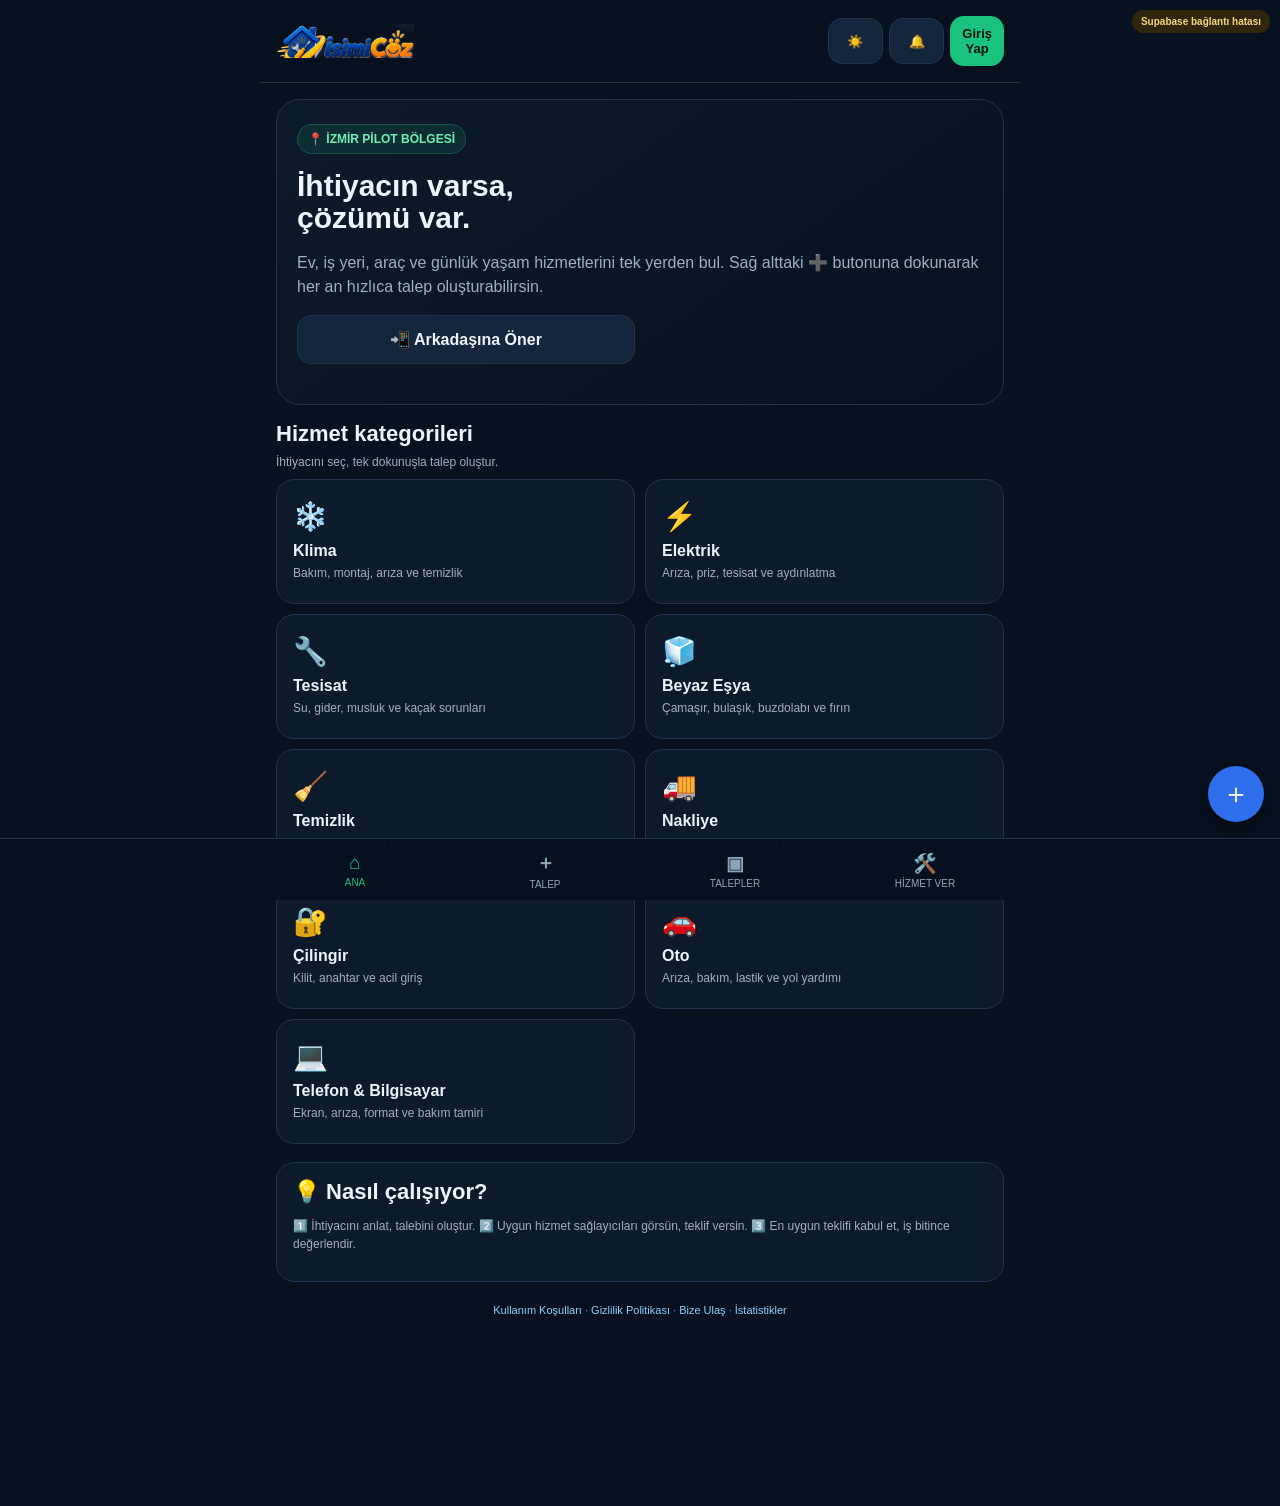
<file: index-stable.html>
<!doctype html>
<html lang="tr">
<head>
<meta charset="utf-8">
<meta name="viewport" content="width=device-width,initial-scale=1,maximum-scale=1,user-scalable=no">
<meta name="theme-color" content="#07111f">
<link rel="manifest" href="manifest.json">
<meta name="apple-mobile-web-capable" content="yes">
<meta name="mobile-web-app-capable" content="yes">
<meta name="apple-mobile-web-app-status-bar-style" content="black-translucent">
<meta name="apple-mobile-web-app-title" content="İşimi Çöz">
<link rel="apple-touch-icon" href="[data-uri]">
<title>İşimi Çöz — İzmir</title>
<link rel="icon" type="image/png" href="[data-uri]">
<style>
*{box-sizing:border-box}
html,body{margin:0;padding:0;background:var(--bg);color:var(--text);font-family:Arial,Helvetica,sans-serif}
body{min-height:100vh}
button,input,select,textarea{font:inherit}
@keyframes fadeInUp{from{opacity:0;transform:translateY(8px)}to{opacity:1;transform:translateY(0)}}
#app.fadeIn{animation:fadeInUp .25s ease-out}
.fab{position:fixed;right:16px;bottom:78px;width:56px;height:56px;border-radius:50%;background:#2f6fed;color:#fff;font-size:28px;border:none;box-shadow:0 6px 16px rgba(0,0,0,.35);z-index:500;display:flex;align-items:center;justify-content:center;cursor:pointer}
button{cursor:pointer}
a{text-decoration:none;color:inherit}
:root{--bg:#07111f;--card:#0d1a2b;--line:#20344d;--text:#eef4fb;--muted:#9eb0c5;--primary:#19c37d;--warning:#f5b942;--danger:#ef5350;--input-bg:#081523;--surface:#091827;--header-bg:rgba(7,17,31,.98);--secondary-bg:#14263b}
[data-theme="light"]{--bg:#f3f6fb;--card:#ffffff;--line:#dbe3ee;--text:#101826;--muted:#5c6b80;--primary:#0e9d63;--warning:#a86a00;--danger:#c62828;--input-bg:#eef2f7;--surface:#eef2f7;--header-bg:rgba(243,246,251,.98);--secondary-bg:#e7edf5}
[data-theme="light"] .badge{background:rgba(14,157,99,.12);border-color:rgba(14,157,99,.35);color:#0e6b45}
[data-theme="light"] .status{background:rgba(168,106,0,.14);color:#7a4f00}
[data-theme="light"] .status-pending{background:rgba(168,106,0,.14);color:#7a4f00}
[data-theme="light"] .status-offered{background:rgba(21,101,192,.14);color:#0f4c85}
[data-theme="light"] .status-accepted{background:rgba(14,157,99,.14);color:#0e6b45}
[data-theme="light"] .status-completed{background:rgba(14,157,99,.14);color:#0e6b45}
[data-theme="light"] .status-cancelled{background:rgba(198,40,40,.14);color:#8c1f1f}
[data-theme="light"] .notice{background:#e3f0f8;border-color:#bcdcee;color:#0c4460}
[data-theme="light"] .success{background:#e5f7ee;border-color:#a9e4c6;color:#0e6b45}
[data-theme="light"] .warning{background:#fdf1dc;border-color:#f0d29a;color:#7a4f00}
[data-theme="light"] .error{background:#fdeaea;border-color:#f3bcbe;color:#8c1f1f}
[data-theme="light"] .navBtn{color:#5c6b80}
.app{max-width:760px;margin:auto;min-height:100vh;padding-bottom:90px}
.top{padding:16px;border-bottom:1px solid var(--line);background:var(--header-bg);position:sticky;top:0;z-index:20}
.brand{display:flex;align-items:center;gap:10px}.logo{width:40px;height:40px;border-radius:13px;background:linear-gradient(135deg,var(--primary),#36a3ff);display:grid;place-items:center;font-size:21px;font-weight:900;color:#03120d}
.brand strong{font-size:18px}.brand small{display:block;color:var(--muted);font-size:11px;margin-top:2px}
main{padding:16px}.hero{background:linear-gradient(145deg,var(--card),var(--bg));border:1px solid var(--line);border-radius:24px;padding:24px 20px;margin-bottom:16px}
.badge{display:inline-flex;padding:7px 10px;border-radius:99px;background:rgba(25,195,125,.12);border:1px solid rgba(25,195,125,.28);color:#6df0b5;font-size:12px;font-weight:700}
h1{font-size:30px;line-height:1.08;margin:16px 0 10px}h2{font-size:22px;margin:0 0 8px}h3{font-size:16px;margin:0 0 6px}p{line-height:1.5}.muted{color:var(--muted)}.small{font-size:12px}
.grid{display:grid;grid-template-columns:repeat(2,1fr);gap:10px}.card,.formCard,.request{background:var(--card);border:1px solid var(--line);border-radius:18px;padding:16px}
.service{min-height:125px;text-align:left;color:var(--text)}.service .emoji{font-size:28px}.service strong{display:block;margin-top:9px}.service span{display:block;color:var(--muted);font-size:12px;margin-top:5px;line-height:1.4}
.actions{display:grid;grid-template-columns:1fr 1fr;gap:10px;margin:16px 0}.btn{width:100%;border:0;border-radius:14px;padding:14px 15px;font-weight:800}.primary{background:var(--primary);color:#03130d}.secondary{background:var(--secondary-bg);color:var(--text);border:1px solid var(--line)}.smallBtn{padding:10px 12px;font-size:13px}
.section{margin-top:18px}.sectionTitle{display:flex;justify-content:space-between;align-items:center;margin-bottom:10px}
label{display:block;font-size:13px;font-weight:700;margin:14px 0 7px}input,select,textarea{width:100%;background:var(--input-bg);color:var(--text);border:1px solid var(--line);border-radius:12px;padding:13px;outline:none}textarea{min-height:110px;resize:vertical}
input:focus,select:focus,textarea:focus{border-color:var(--primary)}.row{display:grid;grid-template-columns:1fr 1fr;gap:10px}
.notice,.success,.warning,.error{padding:12px;border-radius:13px;font-size:13px;line-height:1.5;margin:12px 0;white-space:pre-line}.notice{background:#0b2030;border:1px solid #1e4c66;color:#b9ddf2}.success{background:#0b2b20;border:1px solid #185d43;color:#8bf1c4}.warning{background:#30260e;border:1px solid #65501a;color:#f5d77c}.error{background:#35181b;border:1px solid #70272d;color:#ffb6b8}
.request{margin-bottom:11px}.requestTop{display:flex;justify-content:space-between;gap:10px}.status{padding:5px 9px;border-radius:99px;background:rgba(245,185,66,.12);color:#ffd76b;font-size:11px;font-weight:800;height:max-content}
.status-pending{background:rgba(245,185,66,.12);color:#ffd76b}.status-offered{background:rgba(54,163,255,.14);color:#8fd0ff}.status-accepted{background:rgba(25,195,125,.14);color:#6df0b5}.status-completed{background:rgba(25,195,125,.14);color:#6df0b5}.status-cancelled{background:rgba(239,83,80,.14);color:#ffb6b8}
.meta{display:flex;flex-wrap:wrap;gap:8px;color:var(--muted);font-size:12px;margin:10px 0}.meta span{background:var(--surface);padding:6px 8px;border-radius:8px}.description{background:var(--surface);border-radius:12px;padding:11px;font-size:13px;line-height:1.5;margin:10px 0}
.empty{text-align:center;padding:28px 15px;color:var(--muted)}.connection{position:fixed;top:10px;right:10px;z-index:100;padding:6px 9px;border-radius:99px;font-size:10px;font-weight:bold}.online{background:#0b2b20;color:#8bf1c4}.offline{background:#30260e;color:#f5d77c}
.bottom{position:fixed;bottom:0;left:0;right:0;background:var(--header-bg);border-top:1px solid var(--line);z-index:30}.bottomInner{max-width:760px;margin:auto;display:grid;grid-template-columns:repeat(4,1fr)}.navBtn{border:0;background:transparent;color:#8fa3b9;padding:11px 4px 10px;font-size:10px}.navBtn b{display:block;font-size:19px;margin-bottom:3px}.navBtn.active{color:var(--primary)}
input[type=checkbox]{width:18px;height:18px;flex-shrink:0}
.btn{min-height:46px}
@media(max-width:430px){main{padding:12px}.hero{padding:20px 16px}h1{font-size:27px}.row{grid-template-columns:1fr}.actions{grid-template-columns:1fr}}
</style>
</head>
<body>
<script>try{document.documentElement.setAttribute("data-theme",localStorage.getItem("iscoz_theme")==="light"?"light":"dark")}catch(e){}</script>
<div id="connectionStatus" class="connection offline">Supabase bağlanıyor...</div>
<div class="app">
<header class="top"><div class="brand" style="display:flex;justify-content:space-between;align-items:center"><div style="display:flex;align-items:center;gap:10px"><img src="[data-uri]" alt="İşimi Çöz" style="height:34px;width:auto;display:block"></div><div style="display:flex;gap:6px;align-items:center"><button class="btn secondary smallBtn" onclick="toggleTheme()" id="themeToggleBtn" aria-label="Tema Değiştir">🌙</button><button class="btn secondary smallBtn" onclick="showNotifications()" aria-label="Bildirimler">🔔</button><div id="authArea"></div></div></div></header>
<main id="app"></main>
<button class="fab" onclick="showRequest()" aria-label="Hızlı Talep Oluştur" title="Hızlı Talep Oluştur">＋</button>
<footer style="text-align:center;padding:6px 16px 100px;color:#7f93ab;font-size:11px;max-width:760px;margin:auto">
<a href="javascript:void(0)" onclick="showTerms()" style="color:#8fd0ff;text-decoration:none">Kullanım Koşulları</a> · <a href="javascript:void(0)" onclick="showPrivacy()" style="color:#8fd0ff;text-decoration:none">Gizlilik Politikası</a> · <a href="javascript:void(0)" onclick="showContact()" style="color:#8fd0ff;text-decoration:none">Bize Ulaş</a> · <a href="javascript:void(0)" onclick="showStats()" style="color:#8fd0ff;text-decoration:none">İstatistikler</a>
</footer></div>
<nav class="bottom"><div class="bottomInner">
<button class="navBtn" id="navHome" onclick="showHome()"><b>⌂</b>ANA</button>
<button class="navBtn" id="navRequest" onclick="showRequest()"><b>＋</b>TALEP</button>
<button class="navBtn" id="navRequests" onclick="showRequests()"><b>▣</b>TALEPLER</button>
<button class="navBtn" id="navProvider" onclick="showProviderEntry()"><b>🛠️</b>HİZMET VER</button>
</div></nav>

<script>
/* =========================================================
   İŞİMİ ÇÖZ — TEMİZ SUPABASE SÜRÜMÜ
   Gerçek requests tablosu:
   id(uuid), customer_id(uuid), category_id(text),
   description(text), district(text), neighborhood(text),
   urgency(text), photo_url(text), status(text), created_at(timestamptz)

   providers:
   id, name, phone, district, description, active,
   created_at, city, services, updated_at

   offers:
   request_id(uuid), provider_id(uuid), price(numeric),
   available_time(text), note(text), status(text), created_at
========================================================= */

const SUPABASE_URL="https://zvffspbowdzvrrzefhkr.supabase.co";
const SUPABASE_KEY="sb_publishable_L_qb9Q4fHktE51PEqEhTAg_O4R0eDiW";

const SERVICES={
 klima:{name:"Klima",emoji:"❄️",desc:"Bakım, montaj, arıza ve temizlik"},
 elektrik:{name:"Elektrik",emoji:"⚡",desc:"Arıza, priz, tesisat ve aydınlatma"},
 tesisat:{name:"Tesisat",emoji:"🔧",desc:"Su, gider, musluk ve kaçak sorunları"},
 beyaz:{name:"Beyaz Eşya",emoji:"🧊",desc:"Çamaşır, bulaşık, buzdolabı ve fırın"},
 temizlik:{name:"Temizlik",emoji:"🧹",desc:"Ev, ofis ve detaylı temizlik"},
 nakliye:{name:"Nakliye",emoji:"🚚",desc:"Ev, ofis ve parça eşya taşıma"},
 cilingir:{name:"Çilingir",emoji:"🔐",desc:"Kilit, anahtar ve acil giriş"},
 oto:{name:"Oto",emoji:"🚗",desc:"Arıza, bakım, lastik ve yol yardımı"},
 elektronik:{name:"Telefon & Bilgisayar",emoji:"💻",desc:"Ekran, arıza, format ve bakım tamiri"}
};

const DISTRICTS=["Aliağa","Balçova","Bayındır","Bayraklı","Bergama","Beydağ","Bornova","Buca","Çeşme","Çiğli","Dikili","Foça","Gaziemir","Güzelbahçe","Karabağlar","Karaburun","Karşıyaka","Konak","Menemen","Menderes","Narlıdere","Ödemiş","Seferihisar","Selçuk","Tire","Torbalı","Urla","Kiraz","Kemalpaşa","Kınık"];

/* Sağlayıcı listesi ekranda yüklendiğinde burada tutulur.
   Böylece kayıtlı bir sağlayıcı, kendi "uygun talepler / teklif ver"
   paneline listeden tekrar geri dönebilir. */
let CURRENT_PROVIDERS=[];
let CURRENT_PROVIDER_RATINGS={};
let CURRENT_PROVIDER_COMPLETED={};

/* ---- Basit tarayıcı bazlı "sahiplik" kontrolü ----
   Gerçek bir giriş sistemi olmadığı için, bu sadece kazara/rastgele
   başkasının talebini/profilini değiştirmeyi önlemek içindir.
   Gerçek güvenlik için Supabase Auth (giriş sistemi) gerekir. */
function lsGetArray(key){try{return JSON.parse(localStorage.getItem(key)||"[]")}catch(e){return []}}
function lsAddToArray(key,val){try{const arr=lsGetArray(key);if(!arr.includes(val)){arr.push(val);localStorage.setItem(key,JSON.stringify(arr));}}catch(e){console.warn("Tarayıcı hafızasına yazılamadı:",e)}}
function isMyRequest(id){return lsGetArray("iscoz_my_requests").includes(id)}
/* Sahiplik önceliği: gerçek hesap (customer_id) varsa ona bakılır;
   yoksa (giriş yapılmadan oluşturulmuş eski talepler için) tarayıcı
   hafızasındaki listeye geri düşülür — geriye dönük uyumluluk için. */
function isRequestOwner(r){
 if(CURRENT_USER&&r.customer_id)return r.customer_id===CURRENT_USER.id;
 return isMyRequest(r.id);
}
function isMyProvider(id){return lsGetArray("iscoz_my_providers").includes(id)}
/* Sahiplik önceliği: gerçek hesap (owner_id) varsa ona bakılır;
   yoksa (giriş yapılmadan oluşturulmuş eski sağlayıcılar için)
   tarayıcı hafızasındaki listeye geri düşülür. */
function isProviderOwner(p){
 if(CURRENT_USER&&p.owner_id)return p.owner_id===CURRENT_USER.id;
 return isMyProvider(p.id);
}

/* ---- Site içi bildirim rozetleri ----
   Sunucuya yeni bir tablo eklemeden, tarayıcıda "en son görülen" durumu
   saklayarak yeni teklif / durum değişikliği rozetleri gösterir. */
function lsGetObj(key){try{return JSON.parse(localStorage.getItem(key)||"{}")}catch(e){return {}}}
function lsSetObjKey(key,id,val){try{const o=lsGetObj(key);o[id]=val;localStorage.setItem(key,JSON.stringify(o));}catch(e){console.warn("Tarayıcı hafızasına yazılamadı:",e)}}
function hasNewOffers(requestId,offerCount){
 if(!offerCount)return false;
 const seen=lsGetObj("iscoz_seen_offer_counts");
 return (seen[requestId]||0)<offerCount;
}
function markOffersSeen(requestId,offerCount){lsSetObjKey("iscoz_seen_offer_counts",requestId,offerCount);}
function offerSeenKey(o){return o.id!==undefined&&o.id!==null&&o.id!==""?String(o.id):o.request_id+"_"+o.provider_id;}
function hasOfferUpdate(o){
 if(o.status==="pending")return false;
 const seen=lsGetObj("iscoz_seen_offer_status");
 return seen[offerSeenKey(o)]!==o.status;
}
function markOfferSeen(o){lsSetObjKey("iscoz_seen_offer_status",offerSeenKey(o),o.status);}

function esc(v){
 return String(v??"").replaceAll("&","&amp;").replaceAll("<","&lt;").replaceAll(">","&gt;").replaceAll('"',"&quot;").replaceAll("'","&#039;");
}
/* JSON verisini tek tırnaklı bir HTML onclick özniteliğine güvenle gömer
   (isim/açıklama gibi alanlarda apostrof geçse bile özniteliği kırmaz). */
function jsonAttr(obj){
 return JSON.stringify(obj).replaceAll("'","&#039;");
}
function app(html){const el=document.getElementById("app");el.innerHTML=html;window.scrollTo(0,0);el.classList.remove("fadeIn");void el.offsetWidth;el.classList.add("fadeIn")}
function nav(id){["navHome","navRequest","navRequests","navProvider"].forEach(x=>document.getElementById(x)?.classList.remove("active"));document.getElementById(id)?.classList.add("active")}
function connection(ok,text){const e=document.getElementById("connectionStatus");e.className="connection "+(ok?"online":"offline");e.textContent=text||(ok?"Supabase bağlı ✓":"Yerel mod")}
function norm(v){return String(v??"").trim().toLocaleLowerCase("tr-TR").normalize("NFD").replace(/[\u0300-\u036f]/g,"")}
function isUUID(v){return /^[0-9a-f]{8}-[0-9a-f]{4}-[1-5][0-9a-f]{3}-[89ab][0-9a-f]{3}-[0-9a-f]{12}$/i.test(String(v||"").trim())}
function uuid(v){return isUUID(v)?String(v).trim():""}
function serviceKey(v){
 const n=norm(v);
 for(const [k,s] of Object.entries(SERVICES))if(n===norm(k)||n===norm(s.name))return k;
 return String(v??"").trim();
}
function serviceOptions(sel=""){
 return `<option value="">Kategori seç</option>`+Object.entries(SERVICES).map(([k,s])=>`<option value="${k}" ${k===sel?"selected":""}>${s.emoji} ${s.name}</option>`).join("");
}
function districtOptions(sel=""){
 return `<option value="">İlçe seç</option>`+DISTRICTS.map(d=>`<option value="${esc(d)}" ${d===sel?"selected":""}>${esc(d)}</option>`).join("");
}
/* ---- Oturum (Auth) durumu ----
   Giriş yapılmışsa istekler kullanıcının kendi JWT'siyle gider (RLS
   ileride auth.uid() ile eşleştirme yapabilsin diye). Giriş yapılmamışsa
   davranış birebir eskisi gibi kalır (anon anahtar). */
let CURRENT_USER=null;
let ACCESS_TOKEN=null;
function saveSession(session){
 try{
  CURRENT_USER=session?.user?{id:session.user.id,email:session.user.email}:null;
  ACCESS_TOKEN=session?.access_token||null;
  if(session){localStorage.setItem("iscoz_auth",JSON.stringify({access_token:session.access_token,refresh_token:session.refresh_token,user:CURRENT_USER}))}
  else{localStorage.removeItem("iscoz_auth")}
 }catch(e){console.warn("Oturum kaydedilemedi:",e)}
 renderAuthArea();
}
function loadSession(){
 try{
  const raw=localStorage.getItem("iscoz_auth");
  if(!raw)return null;
  return JSON.parse(raw);
 }catch(e){return null}
}
async function sb(method,path,body=null){
 const token=ACCESS_TOKEN||SUPABASE_KEY;
 const o={method,headers:{apikey:SUPABASE_KEY,Authorization:"Bearer "+token,Accept:"application/json"}};
 if(body!==null){o.headers["Content-Type"]="application/json";o.headers.Prefer="return=representation";o.body=JSON.stringify(body)}
 const r=await fetch(SUPABASE_URL+"/rest/v1/"+path,o);
 const t=await r.text();let d=null;try{d=t?JSON.parse(t):null}catch(_){d=t}
 if(!r.ok)throw new Error(d?.message||d?.details||d?.hint||("Supabase HTTP "+r.status));
 return d;
}
async function authRequest(path,body){
 const r=await fetch(SUPABASE_URL+"/auth/v1/"+path,{method:"POST",headers:{apikey:SUPABASE_KEY,"Content-Type":"application/json"},body:JSON.stringify(body)});
 const t=await r.text();let d=null;try{d=t?JSON.parse(t):null}catch(_){d=t}
 if(!r.ok)throw new Error(d?.error_description||d?.msg||d?.message||("Kimlik doğrulama hatası: HTTP "+r.status));
 return d;
}
async function authSignUp(email,password){
 const d=await authRequest("signup",{email,password});
 if(d?.access_token)saveSession(d);
 return d;
}
async function authSignIn(email,password){
 const d=await authRequest("token?grant_type=password",{email,password});
 saveSession(d);
 return d;
}
async function authSignOut(){
 try{if(ACCESS_TOKEN&&ACCESS_TOKEN!==SUPABASE_KEY){await fetch(SUPABASE_URL+"/auth/v1/logout",{method:"POST",headers:{apikey:SUPABASE_KEY,Authorization:"Bearer "+ACCESS_TOKEN}})}}
 catch(e){console.warn("Çıkış isteği başarısız (yine de oturum temizlenecek):",e)}
 saveSession(null);
 showHome();
}
function applyThemeIcon(){
 const btn=document.getElementById("themeToggleBtn");
 const t=document.documentElement.getAttribute("data-theme")==="light"?"light":"dark";
 if(btn)btn.textContent=t==="light"?"🌙":"☀️";
 const meta=document.querySelector('meta[name="theme-color"]');
 if(meta)meta.setAttribute("content",t==="light"?"#f3f6fb":"#07111f");
}
function toggleTheme(){
 const current=document.documentElement.getAttribute("data-theme")==="light"?"light":"dark";
 const next=current==="light"?"dark":"light";
 document.documentElement.setAttribute("data-theme",next);
 try{localStorage.setItem("iscoz_theme",next)}catch(e){}
 applyThemeIcon();
}
function renderAuthArea(){
 const el=document.getElementById("authArea");
 if(!el)return;
 el.innerHTML=CURRENT_USER
  ?`<div style="display:flex;gap:6px"><button class="btn secondary smallBtn" onclick="showAccount()">👤 ${esc(CURRENT_USER.email.split("@")[0])}</button><button class="btn secondary smallBtn" onclick="authSignOut()">Çıkış</button></div>`
  :`<button class="btn primary smallBtn" onclick="showAuth()">Giriş Yap</button>`;
}
async function loadOfferCountsForRequests(requestIds){
 const clean=[...new Set(requestIds.filter(isUUID))];
 if(!clean.length)return {};
 try{
  const rows=await sb("GET","offers?request_id=in.("+clean.join(",")+")&select=request_id");
  const map={};
  (rows||[]).forEach(o=>{const k=String(o.request_id);map[k]=(map[k]||0)+1});
  return map;
 }catch(e){console.warn("Teklif sayıları okunamadı:",e);return {}}
}
async function loadCustomerProfile(){
 if(!CURRENT_USER)return null;
 try{
  const rows=await sb("GET","customer_profiles?user_id=eq."+encodeURIComponent(CURRENT_USER.id)+"&select=*&limit=1");
  return Array.isArray(rows)&&rows.length?rows[0]:null;
 }catch(e){console.warn("Hesap bilgisi okunamadı:",e);return null}
}
function showAccountEdit(profile){
 nav("");
 app(`<div class="back"><button class="btn secondary smallBtn" onclick="showAccount()">← Hesabıma dön</button></div>
 <div class="formCard"><span class="badge">⚙️ HESAP BİLGİLERİM</span><h1>Bilgilerini güncelle</h1>
 <label>Ad Soyad</label><input id="cpName" type="text" value="${esc(profile?.full_name||"")}" placeholder="Ad Soyad">
 <label>Telefon</label><input id="cpPhone" type="tel" value="${esc(profile?.phone||"")}" placeholder="05xxxxxxxxx">
 <label>İlçe</label><select id="cpDistrict">${districtOptions(profile?.district||"")}</select>
 <label>Mahalle</label><input id="cpNeighborhood" type="text" value="${esc(profile?.neighborhood||"")}" placeholder="Mahalle">
 <label>Adres notu (isteğe bağlı)</label><textarea id="cpAddress" maxlength="300" placeholder="Bina no, kat, tarif vb.">${esc(profile?.address_note||"")}</textarea>
 <div class="notice small">Bu bilgiler sadece sende (hesabında) tutulur, yeni talep oluştururken hazır önerilir.</div>
 <button class="btn primary section" id="cpSaveBtn" onclick="saveCustomerProfile()">KAYDET</button></div>`);
}
async function saveCustomerProfile(){
 if(!CURRENT_USER)return;
 const full_name=document.getElementById("cpName").value.trim();
 const phone=document.getElementById("cpPhone").value.trim();
 const district=document.getElementById("cpDistrict").value;
 const neighborhood=document.getElementById("cpNeighborhood").value.trim();
 const address_note=document.getElementById("cpAddress").value.trim();
 const btn=document.getElementById("cpSaveBtn");btn.disabled=true;btn.textContent="KAYDEDİLİYOR...";
 try{
  const existing=await loadCustomerProfile();
  const payload={user_id:CURRENT_USER.id,full_name,phone,district,neighborhood,address_note,updated_at:new Date().toISOString()};
  if(existing)await sb("PATCH","customer_profiles?user_id=eq."+encodeURIComponent(CURRENT_USER.id),payload);
  else await sb("POST","customer_profiles",payload);
  connection(true);
  alert("Hesap bilgilerin kaydedildi ✓");
  showAccount();
 }catch(e){console.error(e);alert("Kaydedilemedi.\n\n"+friendlyErrorMessage(e));btn.disabled=false;btn.textContent="KAYDET"}
}
function playNotificationBeep(){
 try{
  const ctx=new (window.AudioContext||window.webkitAudioContext)();
  const o=ctx.createOscillator(),g=ctx.createGain();
  o.type="sine";o.frequency.value=880;
  g.gain.setValueAtTime(0.001,ctx.currentTime);
  g.gain.exponentialRampToValueAtTime(0.15,ctx.currentTime+0.01);
  g.gain.exponentialRampToValueAtTime(0.001,ctx.currentTime+0.3);
  o.connect(g);g.connect(ctx.destination);
  o.start();o.stop(ctx.currentTime+0.32);
 }catch(e){console.warn("Bildirim sesi çalınamadı:",e)}
}
function showToast(msg){
 const el=document.createElement("div");
 el.textContent=msg;
 el.style.cssText="position:fixed;top:70px;left:50%;transform:translateX(-50%);background:#1f6f43;color:#daffe9;padding:10px 18px;border-radius:10px;font-weight:600;z-index:9999;box-shadow:0 4px 14px rgba(0,0,0,.3);cursor:pointer;max-width:90%;text-align:center";
 el.onclick=()=>{el.remove();showNotifications()};
 document.body.appendChild(el);
 setTimeout(()=>el.remove(),6000);
}
async function checkUnreadNotifications(){
 try{
  let myRequests=[],myProviders=[];
  if(CURRENT_USER){
   [myRequests,myProviders]=await Promise.all([
    sb("GET","requests?customer_id=eq."+encodeURIComponent(CURRENT_USER.id)+"&select=id"),
    sb("GET","providers?owner_id=eq."+encodeURIComponent(CURRENT_USER.id)+"&select=id,name")
   ]);
  }else{
   const reqIds=lsGetArray("iscoz_my_requests").filter(isUUID);
   const provIds=lsGetArray("iscoz_my_providers").filter(isUUID);
   if(reqIds.length)myRequests=await sb("GET","requests?id=in.("+reqIds.join(",")+")&select=id");
   if(provIds.length)myProviders=await sb("GET","providers?id=in.("+provIds.join(",")+")&select=id,name");
  }
  let count=0;
  if(myRequests.length){
   const offersLists=await Promise.all(myRequests.map(r=>loadOffers(r.id)));
   myRequests.forEach((r,i)=>{if(hasNewOffers(r.id,offersLists[i].length))count++});
  }
  for(const p of myProviders){
   let offers=[];
   try{offers=await loadOffersByProvider(p.id)}catch(e){continue}
   offers.forEach(o=>{if(hasOfferUpdate(o))count++});
  }
  if(count>0){
   playNotificationBeep();
   showToast(`🔔 ${count} yeni bildirimin var — görmek için dokun`);
  }
 }catch(e){console.warn("Bildirim kontrolü başarısız:",e)}
}
async function showNotifications(){
 nav("");
 app(`<div class="back"><button class="btn secondary smallBtn" onclick="showHome()">← Ana sayfaya dön</button></div><span class="badge">🔔 BİLDİRİMLER</span><h1>Bildirimlerim.</h1><div id="notifArea" class="card" style="text-align:center">⏳ Yükleniyor...</div>`);
 const area=document.getElementById("notifArea");
 try{
  let myRequests=[],myProviders=[];
  if(CURRENT_USER){
   [myRequests,myProviders]=await Promise.all([
    sb("GET","requests?customer_id=eq."+encodeURIComponent(CURRENT_USER.id)+"&select=*&order=created_at.desc&limit=100"),
    sb("GET","providers?owner_id=eq."+encodeURIComponent(CURRENT_USER.id)+"&select=*")
   ]);
  }else{
   const reqIds=lsGetArray("iscoz_my_requests").filter(isUUID);
   const provIds=lsGetArray("iscoz_my_providers").filter(isUUID);
   if(reqIds.length)myRequests=await sb("GET","requests?id=in.("+reqIds.join(",")+")&select=*");
   if(provIds.length)myProviders=await sb("GET","providers?id=in.("+provIds.join(",")+")&select=*");
  }
  const items=[];
  if(myRequests.length){
   const offersLists=await Promise.all(myRequests.map(r=>loadOffers(r.id)));
   myRequests.forEach((r,i)=>{
    const count=offersLists[i].length;
    if(hasNewOffers(r.id,count)){
     const k=requestService(r),s=SERVICES[k]||{name:r.category_id||"Hizmet",emoji:"🛠️"};
     items.push({time:r.created_at,html:`<article class="request"><div class="requestTop"><div><h3>🔴 Yeni teklif!</h3><div class="small muted">${s.emoji} ${esc(s.name)} talebine ${count} teklif var</div></div></div><button class="btn secondary smallBtn section" onclick="showRequestDetail('${esc(r.id)}')">📄 Görüntüle</button></article>`});
    }
   });
  }
  for(const p of myProviders){
   let offers=[];
   try{offers=await loadOffersByProvider(p.id)}catch(e){continue}
   offers.forEach(o=>{
    if(hasOfferUpdate(o)){
     items.push({time:o.updated_at||o.created_at,html:`<article class="request"><div class="requestTop"><div><h3>🆕 ${o.status==="accepted"?"Teklifin kabul edildi!":"Teklifin durumu güncellendi"}</h3><div class="small muted">${esc(p.name)} sağlayıcısı üzerinden</div></div></div><button class="btn secondary smallBtn section" onclick='showProviderOffers(${jsonAttr(p)})'>📑 Tekliflerimi Gör</button></article>`});
    }
   });
  }
  items.sort((a,b)=>new Date(b.time||0)-new Date(a.time||0));
  area.outerHTML=items.length?items.map(x=>x.html).join(""):`<div class="empty">🔔<h3>Yeni bildirimin yok.</h3><p class="small muted">Yeni teklif geldiğinde veya bir teklifinin durumu değiştiğinde burada görünecek.</p></div>`;
 }catch(e){area.innerHTML=`<div class="error">Bildirimler yüklenemedi:<br>${esc(friendlyErrorMessage(e))}</div>`}
}
async function showAccount(){
 if(!CURRENT_USER){showAuth();return}
 nav("");
 app(`<div class="back"><button class="btn secondary smallBtn" onclick="showHome()">← Ana sayfaya dön</button></div><span class="badge">👤 HESABIM</span><h1>${esc(CURRENT_USER.email)}</h1><div id="accountArea" class="card" style="text-align:center">⏳ Yükleniyor...</div>`);
 try{
  const [myRequests,myProviders,profile,favIds]=await Promise.all([
   sb("GET","requests?customer_id=eq."+encodeURIComponent(CURRENT_USER.id)+"&select=*&order=created_at.desc&limit=50"),
   sb("GET","providers?owner_id=eq."+encodeURIComponent(CURRENT_USER.id)+"&select=*"),
   loadCustomerProfile(),
   loadFavoriteIds()
  ]);
  CURRENT_FAVORITE_IDS=favIds;
  const counts=await loadOfferCountsForRequests(myRequests.map(r=>r.id));
  const openCount=myRequests.filter(r=>isRequestOpenStatus(r.status)).length;
  const doneCount=myRequests.filter(r=>r.status==="completed").length;
  let html=`<div class="card section"><h2>📇 Bilgilerim</h2>`;
  html+=profile&&(profile.full_name||profile.phone||profile.district)
   ?`<div class="small">${profile.full_name?`👤 ${esc(profile.full_name)}<br>`:""}${profile.phone?`📞 ${esc(profile.phone)}<br>`:""}${profile.district?`📍 ${esc(profile.district)}${profile.neighborhood?", "+esc(profile.neighborhood):""}<br>`:""}${profile.address_note?`🏠 ${esc(profile.address_note)}`:""}</div>`
   :`<div class="small muted">Henüz ad, telefon veya adres bilgisi eklemedin.</div>`;
  html+=`<button class="btn secondary smallBtn section" onclick='showAccountEdit(${jsonAttr(profile||{})})'>⚙️ HESABIMI DÜZENLE</button></div>`;
  html+=`<div class="card section"><div class="small muted">📋 Toplam ${myRequests.length} talep • 🟢 ${openCount} açık • ✅ ${doneCount} tamamlandı</div></div>`;
  html+=`<section class="section"><h2>📋 Taleplerim (${myRequests.length})</h2>`;
  html+=myRequests.length?myRequests.map(r=>{
   const st=requestStatusLabel(r.status,counts[String(r.id)]||0);
   const k=requestService(r),s=SERVICES[k]||{name:r.category_id||"Hizmet",emoji:"🛠️"};
   return `<article class="request"><div class="requestTop"><div><h3>${s.emoji} ${esc(s.name)}</h3><div class="small muted">${r.created_at?new Date(r.created_at).toLocaleString("tr-TR"):""}</div></div><span class="status status-${st.cls}">${esc(st.label)}</span></div><div class="row section" style="gap:8px"><button class="btn secondary smallBtn" style="flex:1" onclick="showRequestDetail('${esc(r.id)}')">📄 Detay</button><button class="btn primary smallBtn" style="flex:1" onclick='quickRepeatRequest(${jsonAttr(r)})'>🔁 Tekrar Talep Et</button></div></article>`;
  }).join(""):`<div class="card empty small muted">Henüz talep oluşturmadın.</div>`;
  html+=`</section>`;
  if(myProviders.length){
   const ratings=await loadProviderRatings(myProviders.map(p=>p.id));
   const completed=await loadProviderCompletedCounts(myProviders.map(p=>p.id));
   CURRENT_PROVIDERS=[...CURRENT_PROVIDERS,...myProviders.filter(p=>!CURRENT_PROVIDERS.some(x=>String(x.id)===String(p.id)))];
   html+=`<section class="section"><h2>🛠️ Sağlayıcı Profilim</h2>`+myProviders.map(p=>providerCard(p,ratings[String(p.id)],completed[String(p.id)])).join("")+`</section>`;
  }
  if(favIds.size){
   const favRows=await sb("GET","providers?id=in.("+[...favIds].join(",")+")&select=*");
   if(favRows.length){
    const favRatings=await loadProviderRatings(favRows.map(p=>p.id));
    const favCompleted=await loadProviderCompletedCounts(favRows.map(p=>p.id));
    CURRENT_PROVIDERS=[...CURRENT_PROVIDERS,...favRows.filter(p=>!CURRENT_PROVIDERS.some(x=>String(x.id)===String(p.id)))];
    html+=`<section class="section"><h2>❤️ Favori Sağlayıcılarım (${favRows.length})</h2>`+favRows.map(p=>providerCard(p,favRatings[String(p.id)],favCompleted[String(p.id)])).join("")+`</section>`;
   }
  }
  document.getElementById("accountArea").outerHTML=html;
 }catch(e){document.getElementById("accountArea").innerHTML=`<div class="error">Hesap bilgileri yüklenemedi:<br>${esc(friendlyErrorMessage(e))}</div>`}
}
function showAuth(mode="login"){
 nav("");
 const isLogin=mode==="login";
 app(`<div class="back"><button class="btn secondary smallBtn" onclick="showHome()">← Ana sayfaya dön</button></div>
 <div class="formCard"><span class="badge">👤 HESAP</span><h1>${isLogin?"Giriş Yap":"Kayıt Ol"}</h1>
 <label>E-posta *</label><input id="authEmail" type="email" placeholder="ornek@eposta.com" autocomplete="email">
 <label>Şifre *</label><input id="authPassword" type="password" placeholder="En az 6 karakter" autocomplete="${isLogin?"current-password":"new-password"}">
 <button class="btn primary section" id="authBtn" onclick="${isLogin?"doLogin()":"doSignup()"}">${isLogin?"GİRİŞ YAP":"KAYIT OL"}</button>
 <button class="btn secondary section" onclick="showAuth('${isLogin?"signup":"login"}')">${isLogin?"Hesabın yok mu? Kayıt ol":"Zaten hesabın var mı? Giriş yap"}</button>
 <div class="notice small">🔒 Giriş yapman zorunlu değil, talep/teklif oluşturmaya devam edebilirsin. Ancak giriş yaparsan taleplerin hesabına bağlanır ve farklı cihazdan da erişebilirsin.</div>
 </div>`);
}
async function doSignup(){
 const email=document.getElementById("authEmail").value.trim();
 const password=document.getElementById("authPassword").value;
 if(!email||!password)return alert("E-posta ve şifre gerekli.");
 if(password.length<6)return alert("Şifre en az 6 karakter olmalı.");
 const btn=document.getElementById("authBtn");btn.disabled=true;btn.textContent="KAYDEDİLİYOR...";
 try{
  const d=await authSignUp(email,password);
  if(d?.access_token){alert("Kayıt başarılı ✓ Giriş yapıldı.");showHome();}
  else{alert("Kayıt oluşturuldu. E-postana gelen onay bağlantısına tıkladıktan sonra giriş yapabilirsin.");showAuth("login");}
 }catch(e){alert("Kayıt olunamadı.\n\n"+friendlyErrorMessage(e))}
 finally{if(btn){btn.disabled=false;btn.textContent="KAYIT OL";}}
}
async function doLogin(){
 const email=document.getElementById("authEmail").value.trim();
 const password=document.getElementById("authPassword").value;
 if(!email||!password)return alert("E-posta ve şifre gerekli.");
 const btn=document.getElementById("authBtn");btn.disabled=true;btn.textContent="GİRİŞ YAPILIYOR...";
 try{
  await authSignIn(email,password);
  alert("Giriş başarılı ✓");
  showHome();
 }catch(e){alert("Giriş yapılamadı.\n\n"+friendlyErrorMessage(e))}
 finally{if(btn){btn.disabled=false;btn.textContent="GİRİŞ YAP";}}
}
async function testDB(){
 try{await sb("GET","requests?select=id&limit=1");connection(true);return true}
 catch(e){console.error(e);connection(false,"Supabase bağlantı hatası");return false}
}
/* Teknik Supabase/ağ hatalarını kullanıcının anlayacağı Türkçe mesaja çevirir.
   Teknik detay yine de altta küçük yazıyla gösterilir (destek için faydalı). */
function friendlyErrorMessage(e){
 const raw=String(e?.message||e||"");
 const low=raw.toLocaleLowerCase("tr-TR");
 let friendly="İşlem tamamlanamadı. Lütfen tekrar deneyin.";
 if(low.includes("failed to fetch")||low.includes("networkerror")||low.includes("load failed")){
  friendly="İnternet bağlantısı kurulamadı. Lütfen bağlantınızı kontrol edip tekrar deneyin.";
 }else if(low.includes("permission denied")){
  friendly="Bu işlem için yetkiniz yok. Sistem yöneticisiyle iletişime geçin.";
 }else if(low.includes("duplicate key")||low.includes("already exists")){
  friendly="Bu kayıt zaten mevcut.";
 }else if(low.includes("violates") && low.includes("not-null")){
  friendly="Zorunlu bir alan boş bırakılmış. Lütfen tüm zorunlu alanları doldurun.";
 }else if(low.includes("timeout")){
  friendly="Sunucudan yanıt alınamadı (zaman aşımı). Lütfen tekrar deneyin.";
 }
 return friendly+(raw?`\n\nTeknik detay: ${raw}`:"");
}

/* ---------------- HOME ---------------- */
/* ---------------- LEGAL / DESTEK ---------------- */
function showTerms(){
 nav("");
 app(`<div class="back"><button class="btn secondary smallBtn" onclick="showHome()">← Ana sayfaya dön</button></div>
 <div class="card"><span class="badge">📄 KULLANIM KOŞULLARI</span><h1>Kullanım Koşulları</h1>
 <div class="small muted section">
 <p><strong>1. Platformun Amacı</strong><br>İşimi Çöz, İzmir pilot bölgesinde hizmet talep eden müşterilerle hizmet sağlayıcıları buluşturan bir aracı platformdur. Taraflar arasındaki hizmet ilişkisinden ve iş kalitesinden platform sorumlu değildir.</p>
 <p><strong>2. Kullanıcı Yükümlülükleri</strong><br>Kullanıcılar, girdikleri bilgilerin doğru olduğunu kabul eder. Yanıltıcı talep/teklif oluşturmak, sahte değerlendirme yapmak yasaktır.</p>
 <p><strong>3. Sorumluluk Reddi</strong><br>Platform, sağlayıcıların iş kalitesini, fiyatlandırmasını veya güvenilirliğini garanti etmez. Anlaşmazlıklarda taraflar kendi aralarında çözüm bulmakla yükümlüdür.</p>
 <p><strong>4. Hesap ve İçerik</strong><br>Kullanıcı, kendi hesabından yapılan işlemlerden sorumludur. Uygunsuz içerik (fotoğraf, açıklama, yorum) fark edilirse kaldırılabilir.</p>
 <p><strong>5. Değişiklikler</strong><br>Bu koşullar, hizmetin gelişimine bağlı olarak güncellenebilir.</p>
 <p style="margin-top:16px">⚠️ Bu metin bir pilot uygulama için hazırlanmış genel bir taslaktır, hukuki bağlayıcılığı için bir hukuk danışmanına onaylatmanız önerilir.</p>
 </div></div>`);
}
function showPrivacy(){
 nav("");
 app(`<div class="back"><button class="btn secondary smallBtn" onclick="showHome()">← Ana sayfaya dön</button></div>
 <div class="card"><span class="badge">🔒 GİZLİLİK POLİTİKASI</span><h1>Gizlilik Politikası (KVKK)</h1>
 <div class="small muted section">
 <p><strong>1. Toplanan Veriler</strong><br>E-posta, telefon, ilçe/mahalle, talep ve teklif içerikleri, isteğe bağlı fotoğraflar ve değerlendirmeler saklanır.</p>
 <p><strong>2. Kullanım Amacı</strong><br>Veriler yalnızca talep–teklif eşleştirmesi, hizmet sağlayıcı iletişimi ve platformun işleyişi için kullanılır; üçüncü taraflarla pazarlama amacıyla paylaşılmaz.</p>
 <p><strong>3. Saklama</strong><br>Veriler Supabase (bulut veritabanı) üzerinde, yetkisiz erişime karşı satır bazlı güvenlik (RLS) politikalarıyla korunur.</p>
 <p><strong>4. Haklarınız</strong><br>6698 sayılı KVKK kapsamında, verilerinizin silinmesini veya düzeltilmesini "Bize Ulaş" üzerinden talep edebilirsiniz.</p>
 <p style="margin-top:16px">⚠️ Bu metin bir pilot uygulama için hazırlanmış genel bir taslaktır, hukuki bağlayıcılığı için bir hukuk danışmanına onaylatmanız önerilir.</p>
 </div></div>`);
}
async function showStats(){
 nav("");
 app(`<div class="back"><button class="btn secondary smallBtn" onclick="showHome()">← Ana sayfaya dön</button></div><span class="badge">📊 İSTATİSTİKLER</span><h1>Platform genel durumu.</h1><div id="statsArea" class="card" style="text-align:center">⏳ Yükleniyor...</div>`);
 const area=document.getElementById("statsArea");
 try{
  const [requests,providers,reviews]=await Promise.all([
   sb("GET","requests?select=id,status"),
   sb("GET","providers?select=id,active"),
   sb("GET","reviews?select=rating")
  ]);
  const totalRequests=requests.length;
  const completed=requests.filter(r=>r.status==="completed").length;
  const activeProviders=providers.filter(p=>p.active!==false).length;
  const avgRating=reviews.length?(reviews.reduce((s,r)=>s+Number(r.rating||0),0)/reviews.length):0;
  area.outerHTML=`<div class="grid">
   <div class="card service"><div class="emoji">📋</div><strong>${totalRequests}</strong><span>Toplam talep</span></div>
   <div class="card service"><div class="emoji">✅</div><strong>${completed}</strong><span>Tamamlanan iş</span></div>
   <div class="card service"><div class="emoji">🛠️</div><strong>${activeProviders}</strong><span>Aktif sağlayıcı</span></div>
   <div class="card service"><div class="emoji">⭐</div><strong>${avgRating?avgRating.toFixed(1):"-"}</strong><span>Ortalama puan (${reviews.length} değerlendirme)</span></div>
  </div>`;
 }catch(e){area.innerHTML=`<div class="error">İstatistikler yüklenemedi:<br>${esc(friendlyErrorMessage(e))}</div>`}
}
function showContact(){
 nav("");
 app(`<div class="back"><button class="btn secondary smallBtn" onclick="showHome()">← Ana sayfaya dön</button></div>
 <div class="card"><span class="badge">📩 BİZE ULAŞ</span><h1>Bir sorun mu var?</h1>
 <p class="small muted section">Talep, teklif, hesap veya gizlilik ile ilgili her türlü soru ve şikayetin için bize ulaşabilirsin.</p>
 <a class="btn primary section" style="display:block;text-align:center" href="https://wa.me/905364957254" target="_blank" rel="noopener">💬 WhatsApp'tan Yaz</a>
 <a class="btn secondary section" style="display:block;text-align:center" href="mailto:ferhaterkan3547@gmail.com">✉️ E-posta Gönder</a>
 </div>`);
}
async function loadPopularCategories(){
 try{
  const rows=await sb("GET","requests?select=category_id&limit=500");
  const counts={};
  (rows||[]).forEach(r=>{const k=serviceKey(r.category_id);counts[k]=(counts[k]||0)+1});
  return counts;
 }catch(e){console.warn("Popüler kategoriler okunamadı:",e);return {}}
}
function shareApp(){
 const url=location.href.split("#")[0];
 const text="İşimi Çöz ile İzmir'de hizmet talebi oluşturup teklif almak çok kolay! Denemek için: ";
 if(navigator.share){
  navigator.share({title:"İşimi Çöz",text,url}).catch(()=>{});
 }else{
  window.open("https://wa.me/?text="+encodeURIComponent(text+url),"_blank");
 }
}
function showHome(){
 nav("navHome");
 const greeting=CURRENT_USER?`<div class="notice section">👋 Tekrar hoş geldin! Hızlı erişim: <a href="javascript:void(0)" onclick="showAccount()" style="color:#8fd0ff">Hesabım</a> · <a href="javascript:void(0)" onclick="showNotifications()" style="color:#8fd0ff">Bildirimler</a></div>`:"";
 app(`<section class="hero"><span class="badge">📍 İZMİR PİLOT BÖLGESİ</span><h1>İhtiyacın varsa,<br>çözümü var.</h1><p class="muted">Ev, iş yeri, araç ve günlük yaşam hizmetlerini tek yerden bul. Sağ alttaki <strong>➕</strong> butonuna dokunarak her an hızlıca talep oluşturabilirsin.</p><div class="actions"><button class="btn secondary" onclick="shareApp()">📲 Arkadaşına Öner</button></div>${greeting}</section>
 <section><div class="sectionTitle"><div><h2>Hizmet kategorileri</h2><div class="small muted">İhtiyacını seç, tek dokunuşla talep oluştur.</div></div></div><div id="categoryGrid" class="grid">${Object.entries(SERVICES).map(([k,s])=>`<button class="card service" type="button" onclick="showRequest('${k}')"><div class="emoji">${s.emoji}</div><strong>${esc(s.name)}</strong><span>${esc(s.desc)}</span></button>`).join("")}</div></section>
 <section class="card section"><h2>💡 Nasıl çalışıyor?</h2><p class="muted small">1️⃣ İhtiyacını anlat, talebini oluştur. 2️⃣ Uygun hizmet sağlayıcıları görsün, teklif versin. 3️⃣ En uygun teklifi kabul et, iş bitince değerlendir.</p></section>`);
 loadPopularCategories().then(counts=>{
  const entries=Object.entries(SERVICES);
  const topKey=Object.entries(counts).sort((a,b)=>b[1]-a[1])[0]?.[0];
  if(!topKey||!counts[topKey])return;
  entries.sort(([ka],[kb])=>(counts[kb]||0)-(counts[ka]||0));
  const grid=document.getElementById("categoryGrid");
  if(!grid)return;
  grid.innerHTML=entries.map(([k,s])=>`<button class="card service" type="button" style="position:relative" onclick="showRequest('${k}')">${k===topKey?'<span class="status" style="position:absolute;top:8px;right:8px;background:#ff6b6b;color:#fff">🔥 Popüler</span>':""}<div class="emoji">${s.emoji}</div><strong>${esc(s.name)}</strong><span>${esc(s.desc)}</span></button>`).join("");
 });
}

/* ---------------- REQUESTS ---------------- */
function quickRepeatRequest(r){
 const k=requestService(r);
 showRequest(k,{description:r.description||"",district:r.district||"",neighborhood:r.neighborhood||""});
}
function startVoiceInput(){
 const Rec=window.SpeechRecognition||window.webkitSpeechRecognition;
 const status=document.getElementById("voiceStatus"),btn=document.getElementById("voiceBtn"),ta=document.getElementById("description");
 if(!Rec){if(status)status.textContent="⚠️ Bu tarayıcı sesli girişi desteklemiyor.";return}
 const rec=new Rec();
 rec.lang="tr-TR";
 rec.interimResults=false;
 rec.maxAlternatives=1;
 btn.textContent="⏺️";
 if(status)status.textContent="🎙️ Dinleniyor, konuşabilirsin...";
 rec.start();
 rec.onresult=(e)=>{
  const text=e.results[0][0].transcript;
  if(ta)ta.value=(ta.value?ta.value.trim()+" ":"")+text;
  if(status)status.textContent="✓ Eklendi.";
 };
 rec.onerror=(e)=>{
  if(status)status.textContent=e.error==="not-allowed"?"⚠️ Mikrofon izni verilmedi.":"⚠️ Sesli giriş başarısız oldu, tekrar dene.";
 };
 rec.onend=()=>{btn.textContent="🎤";};
}
function showRequest(pre="",prefillExtra=null){
 nav("navRequest");
 app(`<div class="back"><button class="btn secondary smallBtn" onclick="showHome()">← Ana sayfaya dön</button></div>
 <div class="formCard"><span class="badge">📋 YENİ HİZMET TALEBİ</span><h1>İhtiyacını anlat.</h1>
 <label>Hizmet kategorisi *</label><select id="category">${serviceOptions(pre)}</select>
 <label>Sorunun / ihtiyacın *</label>
 <div style="position:relative">
 <textarea id="description" maxlength="1000" placeholder="Örneğin: Klima çalışıyor fakat yeterince soğutmuyor.">${esc(prefillExtra?.description||"")}</textarea>
 <button type="button" id="voiceBtn" onclick="startVoiceInput()" title="Sesli anlat" style="position:absolute;right:8px;bottom:8px;width:38px;height:38px;border-radius:50%;background:var(--primary);color:#03130d;border:0;font-size:16px;cursor:pointer">🎤</button>
 </div>
 <div id="voiceStatus" class="small muted"></div>
 <div class="row"><div><label>İl</label><input value="İzmir" readonly></div><div><label>İlçe *</label><select id="district">${districtOptions(prefillExtra?.district||"")}</select></div></div>
 <label>Mahalle</label><input id="neighborhood" placeholder="Mahalle adı" value="${esc(prefillExtra?.neighborhood||"")}">
 <label>Ne zaman gerekli?</label><select id="urgency"><option>Bugün</option><option>Acil</option><option>Uygun zamanda</option></select>
 <label>Fotoğraf ekle (isteğe bağlı)</label><input id="photoFile" type="file" accept="image/*">
 <div id="photoPreview" class="small muted"></div>
 <div class="notice">🔒 Talep kaydında müşteri adı ve telefonunun kullanılmadığı mevcut Supabase şemasına uyum sağlanmıştır. İletişim bilgileri bu sürümde tarayıcıda tutulmaz.</div>
 <button class="btn primary" id="createBtn" onclick="createRequest()">TALEBİ OLUŞTUR</button></div>`);
 document.getElementById("photoFile").addEventListener("change",function(){
  const f=this.files[0],box=document.getElementById("photoPreview");
  if(!f){box.innerHTML="";return}
  if(!f.type.startsWith("image/")){box.innerHTML="⚠️ Lütfen bir resim dosyası seç.";this.value="";return}
  if(f.size>5*1024*1024){box.innerHTML="⚠️ Fotoğraf 5MB'dan küçük olmalı.";this.value="";return}
  box.innerHTML=`✓ ${esc(f.name)} seçildi`;
 });
 if(CURRENT_USER&&!prefillExtra){
  loadCustomerProfile().then(profile=>{
   if(!profile)return;
   const distEl=document.getElementById("district"),neighEl=document.getElementById("neighborhood");
   if(profile.district&&distEl)distEl.value=profile.district;
   if(profile.neighborhood&&neighEl)neighEl.value=profile.neighborhood;
  });
 }
}
/* Fotoğrafı Supabase Storage'a yükler, herkese açık URL döner. */
function compressImage(file,maxDim=1280,quality=0.82){
 return new Promise(resolve=>{
  if(!file||!file.type||!file.type.startsWith("image/")){resolve(file);return}
  const url=URL.createObjectURL(file);
  const img=new Image();
  img.onload=()=>{
   let{width,height}=img;
   if(width>maxDim||height>maxDim){
    const scale=maxDim/Math.max(width,height);
    width=Math.round(width*scale);height=Math.round(height*scale);
   }
   const canvas=document.createElement("canvas");
   canvas.width=width;canvas.height=height;
   const ctx=canvas.getContext("2d");
   ctx.drawImage(img,0,0,width,height);
   canvas.toBlob(blob=>{
    URL.revokeObjectURL(url);
    if(!blob){resolve(file);return}
    resolve(new File([blob],(file.name||"photo").replace(/\.[^.]+$/,"")+".jpg",{type:"image/jpeg"}));
   },"image/jpeg",quality);
  };
  img.onerror=()=>{URL.revokeObjectURL(url);resolve(file)};
  img.src=url;
 });
}
async function uploadRequestPhoto(file){
 const compressed=await compressImage(file);
 const extMatch=(compressed.name||"").match(/\.([a-zA-Z0-9]+)$/);
 const ext=(extMatch?extMatch[1]:"jpg").toLowerCase().replace(/[^a-z0-9]/g,"")||"jpg";
 const rand=(crypto?.randomUUID)?crypto.randomUUID():(Date.now()+"-"+Math.random().toString(36).slice(2));
 const path=rand+"."+ext;
 const token=ACCESS_TOKEN||SUPABASE_KEY;
 const r=await fetch(SUPABASE_URL+"/storage/v1/object/request-photos/"+path,{method:"POST",headers:{apikey:SUPABASE_KEY,Authorization:"Bearer "+token,"Content-Type":compressed.type||"application/octet-stream"},body:compressed});
 if(!r.ok){
  const t=await r.text();let d=null;try{d=JSON.parse(t)}catch(_){d=t}
  throw new Error(d?.message||d?.error||("Fotoğraf yüklenemedi: HTTP "+r.status));
 }
 return SUPABASE_URL+"/storage/v1/object/public/request-photos/"+path;
}
async function createRequest(){
 const category=document.getElementById("category").value;
 const description=document.getElementById("description").value.trim();
 const district=document.getElementById("district").value;
 const neighborhood=document.getElementById("neighborhood").value.trim();
 const urgency=document.getElementById("urgency").value;
 if(!category)return alert("Lütfen hizmet kategorisini seç.");
 if(description.length<5)return alert("Lütfen ihtiyacınızı daha açık anlat.");
 if(!district)return alert("Lütfen ilçe seç.");
 if(containsPhoneNumber(description))return alert("Açıklama içinde telefon numarası paylaşımı fark edildi. Güvenliğin için ilk iletişim platform üzerinden sürdürülmeli — teklif kabul edilince iletişim bilgisi otomatik açılır.");
 const btn=document.getElementById("createBtn");btn.disabled=true;btn.textContent="KAYDEDİLİYOR...";
 try{
  const file=document.getElementById("photoFile")?.files?.[0]||null;
  let photo_url=null;
  if(file){
   btn.textContent="FOTOĞRAF YÜKLENİYOR...";
   photo_url=await uploadRequestPhoto(file);
   btn.textContent="KAYDEDİLİYOR...";
  }
  const payload={category_id:category,description,district,neighborhood:neighborhood||null,urgency,status:"pending",customer_id:CURRENT_USER?CURRENT_USER.id:null,photo_url};
  const rows=await sb("POST","requests",payload);
  const row=Array.isArray(rows)?rows[0]:rows;
  if(!row?.id)throw new Error("Talep kaydedildi ancak UUID alınamadı.");
  lsAddToArray("iscoz_my_requests",row.id);
  connection(true);
  alert("Talep başarıyla oluşturuldu. ✓");
  showRequestDetail(row.id);
 }catch(e){console.error(e);alert("Talep oluşturulamadı.\n\n"+friendlyErrorMessage(e))}
 finally{btn.disabled=false;btn.textContent="TALEBİ OLUŞTUR";}
}
function requestService(r){return serviceKey(r.category_id)}
/* Talep durumunu kullanıcıya anlaşılır Türkçe etiketle gösterir.
   Veritabanındaki status alanına yeni bir değer yazmadan, sadece
   "teklif geldi" durumunu offers sayısından türetir. */
function requestStatusLabel(status,offerCount){
 if(status==="accepted")return{label:"Teklif Kabul Edildi",cls:"accepted"};
 if(status==="completed")return{label:"Tamamlandı",cls:"completed"};
 if(status==="cancelled")return{label:"İptal",cls:"cancelled"};
 if(offerCount>0)return{label:"Teklif Geldi",cls:"offered"};
 return{label:"Beklemede",cls:"pending"};
}
function requestCard(r,offersHtml="",offerCount=0){
 const k=requestService(r),s=SERVICES[k]||{name:r.category_id||"Hizmet",emoji:"🛠️"};
 const st=requestStatusLabel(r.status,offerCount);
 return `<article class="request"><div class="requestTop"><div><h3>${s.emoji} ${esc(s.name)}</h3><div class="small muted">${r.created_at?new Date(r.created_at).toLocaleString("tr-TR"):""}</div></div><span class="status status-${st.cls}">${esc(st.label)}</span></div><div class="description">${esc(r.description||"")}</div>${r.photo_url?`<img src="${esc(r.photo_url)}" alt="Talep fotoğrafı" style="width:100%;max-height:220px;object-fit:cover;border-radius:10px;margin-top:8px">`:""}<div class="meta"><span>📍 ${esc(r.district||"")}</span>${r.neighborhood?`<span>🏘️ ${esc(r.neighborhood)}</span>`:""}<span>⏱️ ${esc(r.urgency||"")}</span></div><div class="small muted">ID: <strong>${esc(r.id)}</strong></div><button class="btn secondary smallBtn section" onclick="showRequestDetail('${esc(r.id)}')">📄 Detayları Gör</button>${offersHtml}</article>`;
}
let CURRENT_REQUESTS_ALL=[];
let CURRENT_REQUESTS_OFFER_COUNTS={};
let REQUESTS_VIEW="open";
function isRequestOpenStatus(status){return status!=="completed"&&status!=="cancelled"}
function renderRequestsList(){
 const area=document.getElementById("requestsArea");
 if(!area)return;
 const filtered=CURRENT_REQUESTS_ALL.filter(r=>REQUESTS_VIEW==="open"?isRequestOpenStatus(r.status):!isRequestOpenStatus(r.status));
 if(!filtered.length){
  area.innerHTML=REQUESTS_VIEW==="open"
   ?`<div class="empty">📋<h3>Açık talep yok.</h3><p class="small muted">İlk talebi sen oluştur, uygun hizmet sağlayıcılar teklif versin.</p><button class="btn primary" onclick="showRequest()">＋ Talep oluştur</button></div>`
   :`<div class="empty">📁<h3>Henüz tamamlanmış veya iptal edilmiş talep yok.</h3></div>`;
  return;
 }
 area.innerHTML=filtered.map(r=>{
  const count=CURRENT_REQUESTS_OFFER_COUNTS[String(r.id)]||0;
  const isNew=hasNewOffers(r.id,count);
  const summary=count?`<div class="small section" style="color:#8fd0ff">${isNew?'<strong style="color:#ff6b6b">🔴 Yeni teklif! </strong>':""}💰 ${count} teklif geldi — detaylar için aşağıya dokun.</div>`:`<div class="small muted section">Henüz teklif gelmedi.</div>`;
  return requestCard(r,summary,count);
 }).join("");
}
function setRequestsView(v){
 REQUESTS_VIEW=v;
 const openTab=document.getElementById("tabOpenReq"),archiveTab=document.getElementById("tabArchiveReq");
 if(openTab)openTab.className="btn "+(v==="open"?"primary":"secondary")+" smallBtn";
 if(archiveTab)archiveTab.className="btn "+(v==="archive"?"primary":"secondary")+" smallBtn";
 renderRequestsList();
}
async function showRequests(){
 nav("navRequests");
 REQUESTS_VIEW="open";
 app(`<div class="back"><button class="btn secondary smallBtn" onclick="showHome()">← Ana sayfaya dön</button></div><span class="badge">▣ TALEPLER</span><h1>Oluşturulan talepler.</h1>
 <div class="row section"><button class="btn primary smallBtn" id="tabOpenReq" onclick="setRequestsView('open')">📋 Açık Talepler</button><button class="btn secondary smallBtn" id="tabArchiveReq" onclick="setRequestsView('archive')">✅ Tamamlanan / İptal</button></div>
 <div id="requestsArea" class="card" style="text-align:center">⏳ Yükleniyor...</div>`);
 try{
  const rows=await sb("GET","requests?select=*&order=created_at.desc&limit=100");
  CURRENT_REQUESTS_ALL=rows;
  const area=document.getElementById("requestsArea");
  if(!rows.length){area.innerHTML=`<div class="empty">📋<h3>Henüz talep yok.</h3><p class="small muted">İlk talebi sen oluştur, uygun hizmet sağlayıcılar teklif versin.</p><button class="btn primary" onclick="showRequest()">＋ Talep oluştur</button></div>`;return}
  const offersLists=await Promise.all(rows.map(r=>loadOffers(r.id)));
  CURRENT_REQUESTS_OFFER_COUNTS=Object.fromEntries(rows.map((r,i)=>[String(r.id),offersLists[i].length]));
  renderRequestsList();
 }catch(e){document.getElementById("requestsArea").innerHTML=`<div class="error">Talepler yüklenemedi:<br>${esc(friendlyErrorMessage(e))}</div>`}
}

/* ---------------- REQUEST DETAIL (kullanıcı talep ekranı) ---------------- */
/* Bir teklif satırını benzersiz şekilde hedeflemek için filtre üretir.
   offers tablosunda id sütunu varsa onu kullanır; yoksa request_id +
   provider_id + created_at üçlüsü ile hedefler (şema bilinmiyor,
   böylece hem güvenli hem geriye dönük uyumlu olur). */
function offerFilter(o){
 if(o.id!==undefined&&o.id!==null&&o.id!=="")return "id=eq."+encodeURIComponent(o.id);
 return "request_id=eq."+encodeURIComponent(o.request_id)+"&provider_id=eq."+encodeURIComponent(o.provider_id)+"&created_at=eq."+encodeURIComponent(o.created_at);
}
async function loadProvidersByIds(ids){
 const clean=[...new Set(ids.filter(isUUID))];
 if(!clean.length)return [];
 try{const rows=await sb("GET","providers?select=id,name,district,phone&id=in.("+clean.join(",")+")");return Array.isArray(rows)?rows:[]}
 catch(e){console.warn("Sağlayıcı bilgisi okunamadı:",e);return []}
}
function offerStatusBadge(status){
 if(status==="accepted")return `<span class="status status-accepted">Kabul Edildi</span>`;
 if(status==="rejected")return `<span class="status status-cancelled">Reddedildi</span>`;
 return `<span class="status status-pending">Bekliyor</span>`;
}
function detailOfferCard(o,provider,requestStatus,isOwner){
 const price=Number(o.price);
 const isAccepted=o.status==="accepted";
 const isRejected=o.status==="rejected";
 const requestClosed=requestStatus==="accepted"||requestStatus==="completed"||requestStatus==="cancelled";
 /* Gizlilik: teklif kabul edilmeden sağlayıcının telefonu gösterilmez. */
 const wa=isAccepted?whatsappLink(provider?.phone):null;
 const phoneLine=isAccepted&&provider?.phone?`<div class="row section" style="gap:8px"><a class="btn secondary" style="flex:1;text-align:center" href="tel:${esc(provider.phone)}">📞 ARA</a>${wa?`<a class="btn primary" style="flex:1;text-align:center;background:#25D366" href="${esc(wa)}" target="_blank" rel="noopener">💬 WHATSAPP</a>`:""}</div>`:"";
 let acceptBtn="";
 if(!isAccepted&&!isRejected&&!requestClosed){
  acceptBtn=isOwner
   ?`<button class="btn primary section" onclick='acceptOffer(${jsonAttr(o)},"${esc(o.request_id)}",this)'>✅ TEKLİFİ KABUL ET</button>`
   :`<div class="small muted section">🔒 Bu teklifi yalnızca talebi oluşturan kişi kabul edebilir.</div>`;
 }
 return `<article class="card" style="margin-top:10px"><div class="requestTop"><div><strong>${provider?esc(provider.name):"Sağlayıcı"}</strong><div class="small muted">${provider?.district?esc(provider.district):""}</div></div>${offerStatusBadge(o.status)}</div><div class="meta"><span>💰 ${Number.isFinite(price)?price.toLocaleString("tr-TR")+" TL":"-"}</span>${o.available_time?`<span>🕐 ${esc(o.available_time)}</span>`:""}</div>${o.note?`<div class="description">${esc(o.note)}</div>`:""}${acceptBtn}${phoneLine}</article>`;
}
async function acceptOffer(offer,requestId,btnEl){
 if(!confirm("Bu teklifi kabul etmek istediğine emin misin? Diğer bekleyen teklifler otomatik olarak reddedilecek."))return;
 if(btnEl){btnEl.disabled=true;btnEl.textContent="İŞLENİYOR...";}
 try{
  await sb("PATCH","offers?"+offerFilter(offer),{status:"accepted"});
  if(offer.id!==undefined&&offer.id!==null&&offer.id!==""){
   try{await sb("PATCH","offers?request_id=eq."+encodeURIComponent(requestId)+"&id=neq."+encodeURIComponent(offer.id)+"&status=eq.pending",{status:"rejected"})}
   catch(e){console.warn("Diğer teklifler reddedilemedi:",e)}
  }
  await sb("PATCH","requests?id=eq."+encodeURIComponent(requestId),{status:"accepted"});
  connection(true);
  alert("Teklif kabul edildi ✓");
  showRequestDetail(requestId);
 }catch(e){
  console.error(e);
  alert("Teklif kabul edilemedi.\n\n"+friendlyErrorMessage(e));
  if(btnEl){btnEl.disabled=false;btnEl.textContent="✅ TEKLİFİ KABUL ET";}
 }
}
/* ---------------- DEĞERLENDİRME (PUANLAMA) ---------------- */
async function loadReviewForRequest(requestId){
 if(!isUUID(requestId))return null;
 try{const rows=await sb("GET","reviews?request_id=eq."+encodeURIComponent(requestId)+"&select=*&limit=1");return Array.isArray(rows)&&rows.length?rows[0]:null}
 catch(e){console.warn("Değerlendirme okunamadı:",e);return null}
}
async function loadProviderCompletedCounts(ids){
 const clean=[...new Set(ids.filter(isUUID))];
 if(!clean.length)return {};
 try{
  const offRows=await sb("GET","offers?provider_id=in.("+clean.join(",")+")&status=eq.accepted&select=provider_id,request_id");
  const reqIds=[...new Set((offRows||[]).map(o=>o.request_id).filter(isUUID))];
  if(!reqIds.length)return {};
  const reqRows=await sb("GET","requests?id=in.("+reqIds.join(",")+")&select=id,status");
  const completedIds=new Set((reqRows||[]).filter(r=>r.status==="completed").map(r=>String(r.id)));
  const out={};
  (offRows||[]).forEach(o=>{
   if(!completedIds.has(String(o.request_id)))return;
   const k=String(o.provider_id);
   out[k]=(out[k]||0)+1;
  });
  return out;
 }catch(e){console.warn("Tamamlanan iş sayısı okunamadı:",e);return {}}
}
function trustBadgeHtml(completedCount,ratingInfo){
 const qualifies=completedCount>=3&&ratingInfo&&ratingInfo.avg>=4;
 return qualifies?`<span class="status" style="background:#1f6f43;color:#daffe9">🏆 Güvenilir Sağlayıcı</span>`:"";
}
async function loadProviderRatings(ids){
 const clean=[...new Set(ids.filter(isUUID))];
 if(!clean.length)return {};
 try{
  const rows=await sb("GET","reviews?provider_id=in.("+clean.join(",")+")&select=provider_id,rating");
  const map={};
  (rows||[]).forEach(row=>{const k=String(row.provider_id);if(!map[k])map[k]={sum:0,count:0};map[k].sum+=Number(row.rating)||0;map[k].count++;});
  const out={};
  Object.entries(map).forEach(([k,v])=>{out[k]={avg:v.sum/v.count,count:v.count}});
  return out;
 }catch(e){console.warn("Değerlendirmeler okunamadı:",e);return {}}
}
function starsDisplay(n){
 const full=Math.round(n);
 return "★".repeat(full)+"☆".repeat(5-full);
}
function ratingBadgeHtml(info){
 if(!info||!info.count)return `<span class="small muted">Henüz değerlendirme yok</span>`;
 return `<span style="color:#ffb020">${starsDisplay(info.avg)}</span> <span class="small muted">${info.avg.toFixed(1)} (${info.count} değerlendirme)</span>`;
}
function starPickerHtml(){
 return [1,2,3,4,5].map(i=>`<span onclick="setStarRating(${i})" id="star${i}" style="cursor:pointer;font-size:32px">☆</span>`).join("");
}
function setStarRating(n){
 document.getElementById("reviewRating").value=n;
 for(let i=1;i<=5;i++){const el=document.getElementById("star"+i);if(el)el.textContent=i<=n?"★":"☆"}
}
async function submitReview(requestId,providerId){
 const rating=Number(document.getElementById("reviewRating").value);
 const comment=document.getElementById("reviewComment").value.trim()||null;
 if(!rating||rating<1||rating>5)return alert("Lütfen yıldıza dokunarak bir puan seç.");
 const btn=document.getElementById("reviewBtn");btn.disabled=true;btn.textContent="GÖNDERİLİYOR...";
 try{
  await sb("POST","reviews",{request_id:requestId,provider_id:providerId,customer_id:CURRENT_USER?CURRENT_USER.id:null,rating,comment});
  connection(true);
  alert("Değerlendirmen için teşekkürler ✓");
  showRequestDetail(requestId);
 }catch(e){
  console.error(e);
  alert("Değerlendirme gönderilemedi.\n\n"+friendlyErrorMessage(e));
  btn.disabled=false;btn.textContent="DEĞERLENDİRMEYİ GÖNDER";
 }
}

async function closePendingOffers(requestId){
 try{await sb("PATCH","offers?request_id=eq."+encodeURIComponent(requestId)+"&status=eq.pending",{status:"rejected"})}
 catch(e){console.warn("Bekleyen teklifler kapatılamadı:",e)}
}
async function markRequestCompleted(requestId){
 if(!confirm("Bu işi tamamlandı olarak işaretlemek istediğine emin misin?"))return;
 try{
  await sb("PATCH","requests?id=eq."+encodeURIComponent(requestId),{status:"completed"});
  await closePendingOffers(requestId);
  connection(true);
  alert("Talep tamamlandı olarak işaretlendi ✓");
  showRequestDetail(requestId);
 }catch(e){console.error(e);alert("İşlem yapılamadı.\n\n"+friendlyErrorMessage(e))}
}
async function cancelRequest(requestId){
 if(!confirm("Bu talebi iptal etmek istediğine emin misin? Bu işlem geri alınamaz."))return;
 try{
  await sb("PATCH","requests?id=eq."+encodeURIComponent(requestId),{status:"cancelled"});
  await closePendingOffers(requestId);
  connection(true);
  alert("Talep iptal edildi.");
  showRequestDetail(requestId);
 }catch(e){console.error(e);alert("İşlem yapılamadı.\n\n"+friendlyErrorMessage(e))}
}
async function showRequestDetail(requestId){
 nav("navRequests");
 if(!isUUID(requestId)){app(`<div class="error">Geçersiz talep kimliği.</div>`);return}
 app(`<div class="back"><button class="btn secondary smallBtn" onclick="showRequests()">← Taleplere dön</button></div><div id="detailArea" class="card" style="text-align:center">⏳ Talep yükleniyor...</div>`);
 try{
  const rows=await sb("GET","requests?id=eq."+encodeURIComponent(requestId)+"&select=*&limit=1");
  const r=Array.isArray(rows)?rows[0]:null;
  const area=document.getElementById("detailArea");
  if(!r){area.innerHTML=`<div class="empty">🔎 Talep bulunamadı. Silinmiş olabilir.</div>`;return}
  let offers=await loadOffers(requestId);
  if((r.status==="cancelled"||r.status==="completed")&&offers.some(o=>o.status==="pending")&&isRequestOwner(r)){
   await closePendingOffers(requestId);
   offers=await loadOffers(requestId);
  }
  markOffersSeen(requestId,offers.length);
  const providers=await loadProvidersByIds(offers.map(o=>o.provider_id));
  const providerById=Object.fromEntries(providers.map(p=>[String(p.id),p]));
  const k=requestService(r),s=SERVICES[k]||{name:r.category_id||"Hizmet",emoji:"🛠️"};
  const st=requestStatusLabel(r.status,offers.length);
  const isOwner=isRequestOwner(r);
  const acceptedOffer=offers.find(o=>o.status==="accepted");
  let reviewHtml="";
  if(isOwner&&(r.status==="accepted"||r.status==="completed")&&acceptedOffer){
   const existing=await loadReviewForRequest(requestId);
   reviewHtml=existing
    ?`<div class="section card"><h2>⭐ Değerlendirmen</h2><div style="color:#ffb020;font-size:22px">${starsDisplay(existing.rating)}</div>${existing.comment?`<div class="description">${esc(existing.comment)}</div>`:""}</div>`
    :`<div class="section formCard"><span class="badge">⭐ DEĞERLENDİRME</span><h2>Sağlayıcıyı değerlendir</h2><div style="letter-spacing:6px">${starPickerHtml()}</div><input type="hidden" id="reviewRating" value="0"><textarea id="reviewComment" maxlength="500" placeholder="Yorumun (isteğe bağlı)"></textarea><button class="btn primary section" id="reviewBtn" onclick="submitReview('${esc(requestId)}','${esc(acceptedOffer.provider_id)}')">DEĞERLENDİRMEYİ GÖNDER</button></div>`;
  }
  let actionButtonsHtml="";
  if(isOwner&&r.status!=="completed"&&r.status!=="cancelled"){
   const completeBtn=r.status==="accepted"?`<button class="btn primary" onclick="markRequestCompleted('${esc(requestId)}')">✅ İŞİ TAMAMLANDI OLARAK İŞARETLE</button>`:"";
   actionButtonsHtml=`<div class="section row">${completeBtn}<button class="btn secondary" onclick="cancelRequest('${esc(requestId)}')">🚫 TALEBİ İPTAL ET</button></div>`;
  }
  const offersHtml=offers.length
   ?offers.map(o=>detailOfferCard(o,providerById[String(o.provider_id)],r.status,isOwner)).join("")
   :`<div class="small muted section">Henüz teklif gelmedi. Sağlayıcılar talebinizi inceliyor.</div>`;
  const ownerNotice=isOwner?"":`<div class="notice">👀 Bu talebi bu tarayıcıdan oluşturmadınız — sadece görüntüleyebilirsiniz, teklif kabul edemezsiniz.</div>`;
  area.outerHTML=`<div class="formCard"><span class="badge">${s.emoji} ${esc(s.name)}</span><h1>Talep Detayı</h1>
  ${ownerNotice}
  <div class="meta"><span class="status status-${st.cls}">${esc(st.label)}</span><span>📍 ${esc(r.district||"")}</span>${r.neighborhood?`<span>🏘️ ${esc(r.neighborhood)}</span>`:""}<span>⏱️ ${esc(r.urgency||"")}</span></div>
  <div class="description">${esc(r.description||"")}</div>
  ${r.photo_url?`<img src="${esc(r.photo_url)}" alt="Talep fotoğrafı" style="width:100%;max-height:320px;object-fit:cover;border-radius:10px;margin-top:8px">`:""}
  <div class="small muted section">Talep ID: <strong>${esc(r.id)}</strong> • Oluşturulma: ${r.created_at?new Date(r.created_at).toLocaleString("tr-TR"):""}</div>
  ${actionButtonsHtml}
  <div class="section"><h2>💰 Gelen Teklifler (${offers.length})</h2>${offersHtml}</div>${reviewHtml}</div>`;
 }catch(e){document.getElementById("detailArea").innerHTML=`<div class="error">Talep yüklenemedi:<br>${esc(friendlyErrorMessage(e))}</div>`}
}

/* ---------------- PROVIDERS ---------------- */
function parseServices(v){
 if(Array.isArray(v))return v;
 if(typeof v==="string"){try{const x=JSON.parse(v);if(Array.isArray(x))return x}catch(_){}return v.split(",").map(x=>x.trim()).filter(Boolean)}
 return [];
}
function providerNameService(p){return parseServices(p.services).map(x=>SERVICES[serviceKey(x)]?.name||x)}
function providerMatches(p,r){
 if(p.active===false)return false;
 if(r.status==="accepted"||r.status==="completed"||r.status==="cancelled")return false;
 const ps=parseServices(p.services).map(serviceKey);
 const wanted=serviceKey(r.category_id);
 const serviceOK=!ps.length||ps.includes(wanted);
 const districtOK=!p.district||norm(p.district)===norm(r.district);
 return serviceOK&&districtOK;
}
async function loadProviders(){
 const rows=await sb("GET","providers?select=*&order=created_at.desc&limit=200");
 return Array.isArray(rows)?rows:[];
}
let CURRENT_FAVORITE_IDS=new Set();
async function loadFavoriteIds(){
 if(!CURRENT_USER)return new Set();
 try{
  const rows=await sb("GET","favorites?user_id=eq."+encodeURIComponent(CURRENT_USER.id)+"&select=provider_id");
  return new Set((rows||[]).map(f=>String(f.provider_id)));
 }catch(e){console.warn("Favoriler okunamadı:",e);return new Set()}
}
async function toggleFavorite(providerId,btnEl){
 if(!CURRENT_USER){alert("Favoriye eklemek için giriş yapmalısın.");showAuth();return}
 const key=String(providerId);
 const isFav=CURRENT_FAVORITE_IDS.has(key);
 if(btnEl)btnEl.disabled=true;
 try{
  if(isFav){
   await sb("DELETE","favorites?user_id=eq."+encodeURIComponent(CURRENT_USER.id)+"&provider_id=eq."+encodeURIComponent(providerId));
   CURRENT_FAVORITE_IDS.delete(key);
  }else{
   await sb("POST","favorites",{user_id:CURRENT_USER.id,provider_id:providerId});
   CURRENT_FAVORITE_IDS.add(key);
  }
  connection(true);
  if(document.getElementById("providersArea"))renderProviderList();
  else if(typeof showAccount==="function"&&document.getElementById("accountArea"))showAccount();
 }catch(e){console.error(e);alert("İşlem yapılamadı.\n\n"+friendlyErrorMessage(e))}
 finally{if(btnEl)btnEl.disabled=false}
}
function whatsappLink(phone){
 const digits=String(phone||"").replace(/\D/g,"");
 if(!digits)return null;
 const national=digits.replace(/^0+/,"");
 return "https://wa.me/90"+national;
}
function providerCard(p,ratingInfo,completedCount){
 const names=providerNameService(p).join(", ")||"Hizmet belirtilmemiş";
 const logo=p.logo_url?`<img src="${esc(p.logo_url)}" alt="Logo" style="width:56px;height:56px;object-fit:cover;border-radius:10px;flex-shrink:0">`:"";
 const cc=completedCount||0;
 const completedHtml=cc>0?`<span class="small muted">✅ ${cc} iş tamamladı</span>`:"";
 const isFav=CURRENT_FAVORITE_IDS.has(String(p.id));
 const favBtn=CURRENT_USER?`<button class="btn secondary smallBtn" style="min-width:46px" onclick="toggleFavorite('${esc(p.id)}',this)" aria-label="Favori">${isFav?"❤️":"🤍"}</button>`:"";
 const wa=whatsappLink(p.phone);
 const taxHtml=p.tax_id?`<div class="small muted">📋 İşletme No: ${esc(p.tax_id)}</div>`:"";
 const contactRow=`<div class="small muted section">🔒 İletişim bilgisi, teklif kabul edildikten sonra açılır.</div>`;
 return `<article class="request"><div class="requestTop"><div style="display:flex;gap:10px;align-items:center">${logo}<div><h3>🛠️ ${esc(p.name||"Hizmet Sağlayıcı")}</h3><div class="small muted">İzmir • ${esc(p.district||"")}</div></div></div><div style="display:flex;gap:8px;align-items:center">${favBtn}<span class="status">${p.active===false?"Pasif":"Aktif"}</span></div></div><div class="small section">${trustBadgeHtml(cc,ratingInfo)}</div><div class="small section">${ratingBadgeHtml(ratingInfo)}${completedHtml?" • "+completedHtml:""}</div><div class="meta"><span>🔧 ${esc(names)}</span></div>${p.description?`<div class="description">${esc(p.description)}</div>`:""}${taxHtml}<button class="btn primary" style="margin-top:10px" onclick="viewProviderRequests('${esc(p.id)}')">📋 UYGUN TALEPLERİ GÖR / TEKLİF VER</button>${contactRow}</article>`;
}
function showProviderEntry(){
 nav("navProvider");
 app(`<div class="back"><button class="btn secondary smallBtn" onclick="showHome()">← Ana sayfaya dön</button></div>
 <div class="formCard"><span class="badge">🛠️ HİZMET SAĞLAYICI</span><h1>Hizmet ver.</h1>
 <label>Ad / İşletme *</label><input id="pName" placeholder="Örn. Ferhat Klima Servisi">
 <label>Telefon *</label><input id="pPhone" type="tel" placeholder="05xxxxxxxxx">
 <div class="row"><div><label>İl</label><input id="pCity" value="İzmir" readonly></div><div><label>İlçe *</label><select id="pDistrict">${districtOptions()}</select></div></div>
 <label>Hizmet kategorisi *</label><select id="pCategory">${serviceOptions()}</select>
 <label>Açıklama</label><textarea id="pDescription" maxlength="500" placeholder="Hizmetlerin hakkında kısa bilgi"></textarea>
 <label>Vergi No / İşletme No (isteğe bağlı)</label><input id="pTaxId" type="text" placeholder="Şeffaflık için paylaşmak istersen">
 <label>Fotoğraf / Logo (isteğe bağlı)</label><input id="pLogo" type="file" accept="image/*">
 <div id="pLogoPreview" class="small muted"></div>
 <div class="notice">Sağlayıcı kaydı doğrudan Supabase'deki providers tablosuna gönderilir.${CURRENT_USER?"":" Giriş yapmadan da kayıt olabilirsin, ancak giriş yaparsan profilin hesabına bağlanır ve farklı cihazdan da yönetebilirsin."}</div>
 <button class="btn primary" id="saveProvider" onclick="registerProvider()">HİZMET SAĞLAYICI KAYDI OLUŞTUR</button>
 <button class="btn secondary section" onclick="showProviders()">KAYITLI SAĞLAYICILARI GÖR</button></div>`);
 document.getElementById("pLogo").addEventListener("change",function(){
  const f=this.files[0],box=document.getElementById("pLogoPreview");
  if(!f){box.innerHTML="";return}
  if(!f.type.startsWith("image/")){box.innerHTML="⚠️ Lütfen bir resim dosyası seç.";this.value="";return}
  if(f.size>5*1024*1024){box.innerHTML="⚠️ Fotoğraf 5MB'dan küçük olmalı.";this.value="";return}
  box.innerHTML=`✓ ${esc(f.name)} seçildi`;
 });
}
function containsPhoneNumber(text){
 if(!text)return false;
 const matches=text.match(/(?:\d[\s\-.()]{0,2}){9,}/g);
 if(!matches)return false;
 return matches.some(m=>(m.match(/\d/g)||[]).length>=9);
}
async function registerProvider(){
 const name=document.getElementById("pName").value.trim(),phone=document.getElementById("pPhone").value.trim(),district=document.getElementById("pDistrict").value,category=document.getElementById("pCategory").value,description=document.getElementById("pDescription").value.trim(),tax_id=document.getElementById("pTaxId").value.trim();
 if(!name||!phone||!district||!category)return alert("Ad, telefon, ilçe ve hizmet kategorisi zorunludur.");
 const b=document.getElementById("saveProvider");b.disabled=true;b.textContent="KAYDEDİLİYOR...";
 try{
  const file=document.getElementById("pLogo")?.files?.[0]||null;
  let logo_url=null;
  if(file){
   b.textContent="FOTOĞRAF YÜKLENİYOR...";
   logo_url=await uploadRequestPhoto(file);
   b.textContent="KAYDEDİLİYOR...";
  }
  const now=new Date().toISOString();
  const payload={name,phone,district,description,active:true,created_at:now,city:"İzmir",services:[category],updated_at:now,owner_id:CURRENT_USER?CURRENT_USER.id:null,logo_url,tax_id:tax_id||null};
  const rows=await sb("POST","providers",payload);
  const p=Array.isArray(rows)?rows[0]:rows;
  if(!p?.id)throw new Error("Sağlayıcı kaydedildi ancak ID alınamadı.");
  lsAddToArray("iscoz_my_providers",p.id);
  connection(true);alert("Hizmet sağlayıcı başarıyla kaydedildi. ✓");showProviderPanel(p);
 }catch(e){console.error(e);alert("Sağlayıcı kaydedilemedi.\n\n"+friendlyErrorMessage(e))}
 finally{b.disabled=false;b.textContent="HİZMET SAĞLAYICI KAYDI OLUŞTUR";}
}
function serviceFilterOptions(){
 return `<option value="">Tüm hizmetler</option>`+Object.entries(SERVICES).map(([k,s])=>`<option value="${k}">${s.emoji} ${s.name}</option>`).join("");
}
function renderProviderList(){
 const nameQ=norm(document.getElementById("pfSearch")?.value||"");
 const district=document.getElementById("pfDistrict2")?.value||"";
 const service=document.getElementById("pfService")?.value||"";
 const favOnly=document.getElementById("pfFavOnly")?.checked||false;
 const filtered=CURRENT_PROVIDERS.filter(p=>{
  if(district&&norm(p.district)!==norm(district))return false;
  if(service){const keys=parseServices(p.services).map(serviceKey);if(!keys.includes(service))return false}
  if(nameQ&&!norm(p.name).includes(nameQ))return false;
  if(favOnly&&!CURRENT_FAVORITE_IDS.has(String(p.id)))return false;
  return true;
 });
 const area=document.getElementById("providersArea");
 if(!area)return;
 area.innerHTML=filtered.length?filtered.map(p=>providerCard(p,CURRENT_PROVIDER_RATINGS[String(p.id)],CURRENT_PROVIDER_COMPLETED[String(p.id)])).join(""):`<div class="card empty">Bu kriterlere uyan sağlayıcı bulunamadı.<br><span class="small muted">Filtreleri değiştirip tekrar dene.</span></div>`;
}
async function showProviders(){
 nav("navProvider");
 app(`<div class="back"><button class="btn secondary smallBtn" onclick="showProviderEntry()">← Geri</button></div><span class="badge">🛠️ HİZMET SAĞLAYICILAR</span><h1>Kayıtlı sağlayıcılar.</h1>
 <div class="card section">
  <label>Ara (isim)</label><input id="pfSearch" type="text" placeholder="Sağlayıcı adı..." oninput="renderProviderList()">
  <div class="row section"><div><label>İlçe</label><select id="pfDistrict2" onchange="renderProviderList()"><option value="">Tüm ilçeler</option>${DISTRICTS.map(d=>`<option value="${esc(d)}">${esc(d)}</option>`).join("")}</select></div><div><label>Hizmet</label><select id="pfService" onchange="renderProviderList()">${serviceFilterOptions()}</select></div></div>
  ${CURRENT_USER?`<label class="section" style="display:flex;align-items:center;gap:8px"><input type="checkbox" id="pfFavOnly" onchange="renderProviderList()" style="width:20px;height:20px"> Sadece favorilerim ❤️</label>`:""}
 </div>
 <div id="providersArea" class="card" style="text-align:center">⏳ Yükleniyor...</div>`);
 try{
  const rows=await loadProviders();
  CURRENT_PROVIDERS=rows;
  CURRENT_PROVIDER_RATINGS=await loadProviderRatings(rows.map(p=>p.id));
  CURRENT_PROVIDER_COMPLETED=await loadProviderCompletedCounts(rows.map(p=>p.id));
  CURRENT_FAVORITE_IDS=await loadFavoriteIds();
  if(!rows.length){document.getElementById("providersArea").outerHTML=`<div class="card empty">Henüz sağlayıcı kaydı yok.<br><span class="small muted">İlk hizmet sağlayıcı sen ol!</span></div>`;return}
  renderProviderList();
 }catch(e){document.getElementById("providersArea").innerHTML=`<div class="error">Sağlayıcılar yüklenemedi:<br>${esc(friendlyErrorMessage(e))}</div>`}
}
function viewProviderRequests(providerId){
 const p=CURRENT_PROVIDERS.find(x=>String(x.id)===String(providerId));
 if(!p){alert("Sağlayıcı bulunamadı. Lütfen listeyi yenileyin.");return}
 showProviderPanel(p);
}
async function showProviderPanel(provider){
 nav("navProvider");
 const canEdit=isProviderOwner(provider);
 const editBtn=canEdit?`<button class="btn secondary" onclick='showProviderProfile(${jsonAttr(provider)})'>⚙️ PROFİLİMİ DÜZENLE</button>`:"";
 const ownerNotice=canEdit?"":`<div class="notice small">👀 Bu profili bu tarayıcıdan oluşturmadınız — sadece görüntüleyebilirsiniz.</div>`;
 app(`<div class="back"><button class="btn secondary smallBtn" onclick="showProviders()">← Sağlayıcı listesine dön</button></div><div class="card">${provider.logo_url?`<img src="${esc(provider.logo_url)}" alt="Logo" style="width:100%;max-height:200px;object-fit:cover;border-radius:10px;margin-bottom:10px">`:""}<h2>🛠️ ${esc(provider.name)}</h2><p class="muted">${esc(provider.district||"")}</p><div class="small" id="providerRatingArea">⏳</div>${ownerNotice}<div class="row section"><button class="btn secondary" onclick='showProviderOffers(${jsonAttr(provider)})'>📑 TEKLİFLERİM</button>${editBtn}</div></div><section class="section"><h2>⭐ Değerlendirmeler</h2><div id="providerReviewsArea" class="card" style="text-align:center">⏳ Yükleniyor...</div></section><section class="section"><h2>📋 Uygun Talepler</h2><div id="matchArea" class="card" style="text-align:center">⏳ Eşleşmeler aranıyor...</div></section>`);
 loadProviderRatings([provider.id]).then(async m=>{
  const completed=await loadProviderCompletedCounts([provider.id]);
  const el=document.getElementById("providerRatingArea");
  if(el)el.innerHTML=`${trustBadgeHtml(completed[String(provider.id)]||0,m[String(provider.id)])} ${ratingBadgeHtml(m[String(provider.id)])}${completed[String(provider.id)]?` • <span class="small muted">✅ ${completed[String(provider.id)]} iş tamamladı</span>`:""}`;
 });
 sb("GET","reviews?provider_id=eq."+encodeURIComponent(provider.id)+"&select=*&order=created_at.desc&limit=20").then(reviews=>{
  const box=document.getElementById("providerReviewsArea");
  if(!box)return;
  if(!reviews||!reviews.length){box.innerHTML=`<div class="small muted">Henüz değerlendirme yok.</div>`;return}
  box.outerHTML=reviews.map(rv=>`<article class="request"><div style="color:#ffb020;font-size:18px">${starsDisplay(rv.rating)}</div>${rv.comment?`<div class="description">${esc(rv.comment)}</div>`:`<div class="small muted">Yorum eklenmemiş.</div>`}<div class="small muted">${rv.created_at?new Date(rv.created_at).toLocaleDateString("tr-TR"):""}</div></article>`).join("");
 }).catch(e=>{const box=document.getElementById("providerReviewsArea");if(box)box.innerHTML=`<div class="small muted">Değerlendirmeler yüklenemedi.</div>`;console.warn(e)});
 try{
  const requests=await sb("GET","requests?select=*&order=created_at.desc&limit=100");
  const suitable=requests.filter(r=>providerMatches(provider,r));
  const box=document.getElementById("matchArea");
  if(!suitable.length){box.innerHTML=`<div class="empty">🔎 Şu anda kategori ve ilçenize uygun bir talep yok.<br><span class="small muted">Yeni bir talep geldiğinde burada görünecek.${canEdit?` Kategori veya ilçenizi genişletmek isterseniz "⚙️ Profilimi Düzenle" bölümünden güncelleyebilirsiniz.`:""}</span></div>`;return}
  box.outerHTML=suitable.map(r=>providerRequestCard(r,provider)).join("");
 }catch(e){document.getElementById("matchArea").innerHTML=`<div class="error">Talepler yüklenemedi:<br>${esc(friendlyErrorMessage(e))}</div>`}
}
/* ---------------- SAĞLAYICI PROFİLİ ---------------- */
function providerServiceCheckboxes(selectedKeys){
 return Object.entries(SERVICES).map(([k,s])=>`<label style="display:flex;align-items:center;gap:8px;font-weight:400;margin:8px 0"><input type="checkbox" value="${k}" ${selectedKeys.includes(k)?"checked":""} style="width:auto"> ${s.emoji} ${esc(s.name)}</label>`).join("");
}
function showProviderProfile(provider){
 nav("navProvider");
 const selectedKeys=parseServices(provider.services).map(serviceKey);
 const isActive=provider.active!==false;
 app(`<div class="back"><button class="btn secondary smallBtn" onclick='showProviderPanel(${jsonAttr(provider)})'>← Panele dön</button></div>
 <div class="formCard"><span class="badge">⚙️ PROFİLİM</span><h1>${esc(provider.name)}</h1>
 <div class="notice">📞 ${esc(provider.phone||"-")} • İzmir</div>
 <label>Hizmet kategorileri *</label>
 <div id="pfCategories">${providerServiceCheckboxes(selectedKeys)}</div>
 <label>İlçe / Bölge *</label><select id="pfDistrict">${districtOptions(provider.district||"")}</select>
 <label>Açıklama</label><textarea id="pfDescription" maxlength="500">${esc(provider.description||"")}</textarea>
 <label style="display:flex;align-items:center;gap:8px;margin-top:12px"><input type="checkbox" id="pfActive" ${isActive?"checked":""} style="width:20px;height:20px"> Şu anda hizmet veriyorum (aktif)</label>
 <div class="small muted">Pasif yaparsan yeni talep eşleşmelerinde görünmezsin — teklif alamazsın. Örneğin izinliyken kullanabilirsin.</div>
 <button class="btn primary section" id="pfSaveBtn" onclick='saveProviderProfile(${jsonAttr(provider)})'>DEĞİŞİKLİKLERİ KAYDET</button></div>`);
}
async function saveProviderProfile(provider){
 if(!isProviderOwner(provider)){alert("Bu profili yalnızca kendi hesabınızdan (veya kayıt ettiğiniz tarayıcıdan) düzenleyebilirsiniz.");return}
 const checked=[...document.querySelectorAll("#pfCategories input[type=checkbox]:checked")].map(x=>x.value);
 const district=document.getElementById("pfDistrict").value;
 const description=document.getElementById("pfDescription").value.trim();
 const active=document.getElementById("pfActive").checked;
 if(!checked.length)return alert("En az bir hizmet kategorisi seçmelisin.");
 if(!district)return alert("Lütfen ilçe seç.");
 const btn=document.getElementById("pfSaveBtn");btn.disabled=true;btn.textContent="KAYDEDİLİYOR...";
 try{
  await sb("PATCH","providers?id=eq."+encodeURIComponent(provider.id),{services:checked,district,description,active,updated_at:new Date().toISOString()});
  connection(true);
  const updated={...provider,services:checked,district,description,active};
  alert("Profil güncellendi ✓");
  showProviderPanel(updated);
 }catch(e){
  console.error(e);
  alert("Profil güncellenemedi.\n\n"+friendlyErrorMessage(e));
 }
 finally{btn.disabled=false;btn.textContent="DEĞİŞİKLİKLERİ KAYDET";}
}
async function loadOffersByProvider(providerId){
 if(!isUUID(providerId))return [];
 try{const rows=await sb("GET","offers?provider_id=eq."+encodeURIComponent(providerId)+"&select=*&order=created_at.desc");return Array.isArray(rows)?rows:[]}
 catch(e){console.warn("Teklifler okunamadı:",e);return []}
}
async function loadRequestsByIds(ids){
 const clean=[...new Set(ids.filter(isUUID))];
 if(!clean.length)return [];
 try{const rows=await sb("GET","requests?select=*&id=in.("+clean.join(",")+")");return Array.isArray(rows)?rows:[]}
 catch(e){console.warn("Talep bilgisi okunamadı:",e);return []}
}
function providerOfferCard(o,request){
 const price=Number(o.price);
 const k=request?requestService(request):"";
 const s=SERVICES[k]||{name:request?.category_id||"Hizmet",emoji:"🛠️"};
 const updateBadge=hasOfferUpdate(o)?`<div class="small section" style="color:#ff6b6b"><strong>🆕 ${o.status==="accepted"?"Teklifin kabul edildi!":"Durum güncellendi"}</strong></div>`:"";
 return `<article class="request"><div class="requestTop"><div><h3>${s.emoji} ${esc(s.name)}</h3><div class="small muted">${o.created_at?new Date(o.created_at).toLocaleString("tr-TR"):""}</div></div>${offerStatusBadge(o.status)}</div>${updateBadge}${request?`<div class="description">${esc(request.description||"")}</div><div class="meta"><span>📍 ${esc(request.district||"")}</span></div>`:`<div class="small muted">Talep bilgisi bulunamadı (silinmiş olabilir).</div>`}<div class="meta"><span>💰 ${Number.isFinite(price)?price.toLocaleString("tr-TR")+" TL":"-"}</span>${o.available_time?`<span>🕐 ${esc(o.available_time)}</span>`:""}</div>${o.note?`<div class="description">${esc(o.note)}</div>`:""}</article>`;
}
async function showProviderOffers(provider){
 nav("navProvider");
 app(`<div class="back"><button class="btn secondary smallBtn" onclick='showProviderPanel(${jsonAttr(provider)})'>← Sağlayıcı paneline dön</button></div><span class="badge">📑 TEKLİFLERİM</span><h1>${esc(provider.name)} — verdiğim teklifler.</h1><div id="providerOffersArea" class="card" style="text-align:center">⏳ Teklifler yükleniyor...</div>`);
 try{
  const offers=await loadOffersByProvider(provider.id);
  const area=document.getElementById("providerOffersArea");
  if(!offers.length){area.innerHTML=`<div class="empty">📑 Henüz teklif vermediniz.<br><span class="small muted">Uygun bir talebe teklif verdiğinizde burada görünecek.</span></div>`;return}
  const visibleOffers=offers.filter(o=>o.status!=="rejected");
  offers.forEach(markOfferSeen);
  if(!visibleOffers.length){area.innerHTML=`<div class="empty">📑 Aktif teklifiniz yok.<br><span class="small muted">Reddedilen teklifler burada gösterilmez.</span></div>`;return}
  const requests=await loadRequestsByIds(visibleOffers.map(o=>o.request_id));
  const requestById=Object.fromEntries(requests.map(r=>[String(r.id),r]));
  area.outerHTML=visibleOffers.map(o=>providerOfferCard(o,requestById[String(o.request_id)])).join("");
 }catch(e){document.getElementById("providerOffersArea").innerHTML=`<div class="error">Teklifler yüklenemedi:<br>${esc(friendlyErrorMessage(e))}</div>`}
}
function providerRequestCard(r,p){
 const k=requestService(r),s=SERVICES[k]||{name:r.category_id||"Hizmet",emoji:"🛠️"};
 return `<article class="request"><div class="requestTop"><div><h3>${s.emoji} ${esc(s.name)}</h3><div class="small muted">Talep UUID: ${esc(r.id)}</div></div><span class="status">${esc(r.urgency||r.status||"pending")}</span></div><div class="description">${esc(r.description||"")}</div>${r.photo_url?`<img src="${esc(r.photo_url)}" alt="Talep fotoğrafı" style="width:100%;max-height:220px;object-fit:cover;border-radius:10px;margin-top:8px">`:""}<div class="meta"><span>📍 ${esc(r.district||"")}</span>${r.neighborhood?`<span>🏘️ ${esc(r.neighborhood)}</span>`:""}</div><button class="btn primary" onclick="openOffer('${esc(r.id)}','${esc(p.id)}','${esc(s.name)}')">💰 TEKLİF VER</button></article>`;
}

/* ---------------- OFFERS ---------------- */
async function loadOffers(requestId){
 if(!isUUID(requestId))return [];
 try{const rows=await sb("GET","offers?request_id=eq."+encodeURIComponent(requestId)+"&select=*&order=created_at.desc");return Array.isArray(rows)?rows:[]}
 catch(e){console.warn("Teklif okunamadı:",e);return []}
}
function openOffer(requestId,providerId,serviceName){
 if(!isUUID(requestId)){alert("Talep kimliği geçersiz. Gerçek Supabase UUID bulunamadı.");return}
 if(!isUUID(providerId)){alert("Hizmet sağlayıcının gerçek UUID kimliği bulunamadı.");return}
 const m=document.createElement("div");m.id="offerModal";m.style.cssText="position:fixed;inset:0;background:rgba(0,0,0,.75);z-index:9999;display:flex;align-items:center;justify-content:center;padding:18px";
 m.innerHTML=`<div class="formCard" style="width:min(520px,100%);max-height:90vh;overflow:auto"><div class="sectionTitle"><div><span class="badge">💰 TEKLİF OLUŞTUR</span><h2>${esc(serviceName)}</h2></div><button class="btn secondary smallBtn" onclick="this.closest('#offerModal').remove()">✕</button></div>
 <label>Teklif fiyatı (TL) *</label><input id="offerPrice" type="number" min="1" step="1" placeholder="Örn. 1500">
 <label>Müsait olduğunuz zaman *</label><input id="offerTime" maxlength="200" placeholder="Örn. Bugün 18:00">
 <label>Mesajınız</label><textarea id="offerNote" maxlength="1000" placeholder="İşin nasıl yapılacağını veya önemli bilgileri yazabilirsiniz."></textarea>
 <button class="btn primary" id="offerBtn" onclick="sendOffer('${requestId}','${providerId}')">TEKLİFİ GÖNDER</button></div>`;
 document.body.appendChild(m);
}
async function sendOffer(requestId,providerId){
 const priceRaw=document.getElementById("offerPrice").value.trim(),price=Number(priceRaw),available_time=document.getElementById("offerTime").value.trim(),note=document.getElementById("offerNote").value.trim()||null,b=document.getElementById("offerBtn");
 if(!priceRaw||!Number.isFinite(price)||price<=0)return alert("Lütfen geçerli bir teklif fiyatı gir (0'dan büyük).");
 if(!available_time)return alert("Müsait olduğunuz zamanı yazın.");
 if(!isUUID(requestId)||!isUUID(providerId))return alert("Teklif için geçerli UUID gerekli.");
 if(containsPhoneNumber(note))return alert("Mesaj içinde telefon numarası paylaşımı fark edildi. Güvenliğin için ilk iletişim platform üzerinden sürdürülmeli — teklif kabul edilince iletişim bilgisi otomatik açılır.");
 b.disabled=true;b.textContent="GÖNDERİLİYOR...";
 try{
  await sb("POST","offers",{request_id:requestId,provider_id:providerId,price,available_time,note,status:"pending"});
  connection(true);document.getElementById("offerModal")?.remove();alert("Teklif başarıyla gönderildi. ✓");showRequests();
 }catch(e){console.error(e);alert("Teklif gönderilemedi.\n\n"+friendlyErrorMessage(e));b.disabled=false;b.textContent="TEKLİFİ GÖNDER"}
}

/* ---------------- START ---------------- */
async function restoreSession(){
 const s=loadSession();
 if(!s?.access_token)return;
 CURRENT_USER=s.user;ACCESS_TOKEN=s.access_token;renderAuthArea();
 try{
  const r=await fetch(SUPABASE_URL+"/auth/v1/user",{headers:{apikey:SUPABASE_KEY,Authorization:"Bearer "+s.access_token}});
  if(!r.ok)throw new Error("Oturum geçersiz");
 }catch(e){console.warn("Kayıtlı oturum artık geçerli değil, çıkış yapılıyor:",e);saveSession(null);}
}
async function startApp(){connection(false,"Supabase bağlanıyor...");renderAuthArea();applyThemeIcon();await restoreSession();showHome();checkUnreadNotifications();await testDB()}
startApp();
if("serviceWorker" in navigator){
 window.addEventListener("load",()=>{navigator.serviceWorker.register("sw.js").catch(e=>console.warn("SW kayıt hatası:",e))});
}
</script>
</body>
</html>
</file>
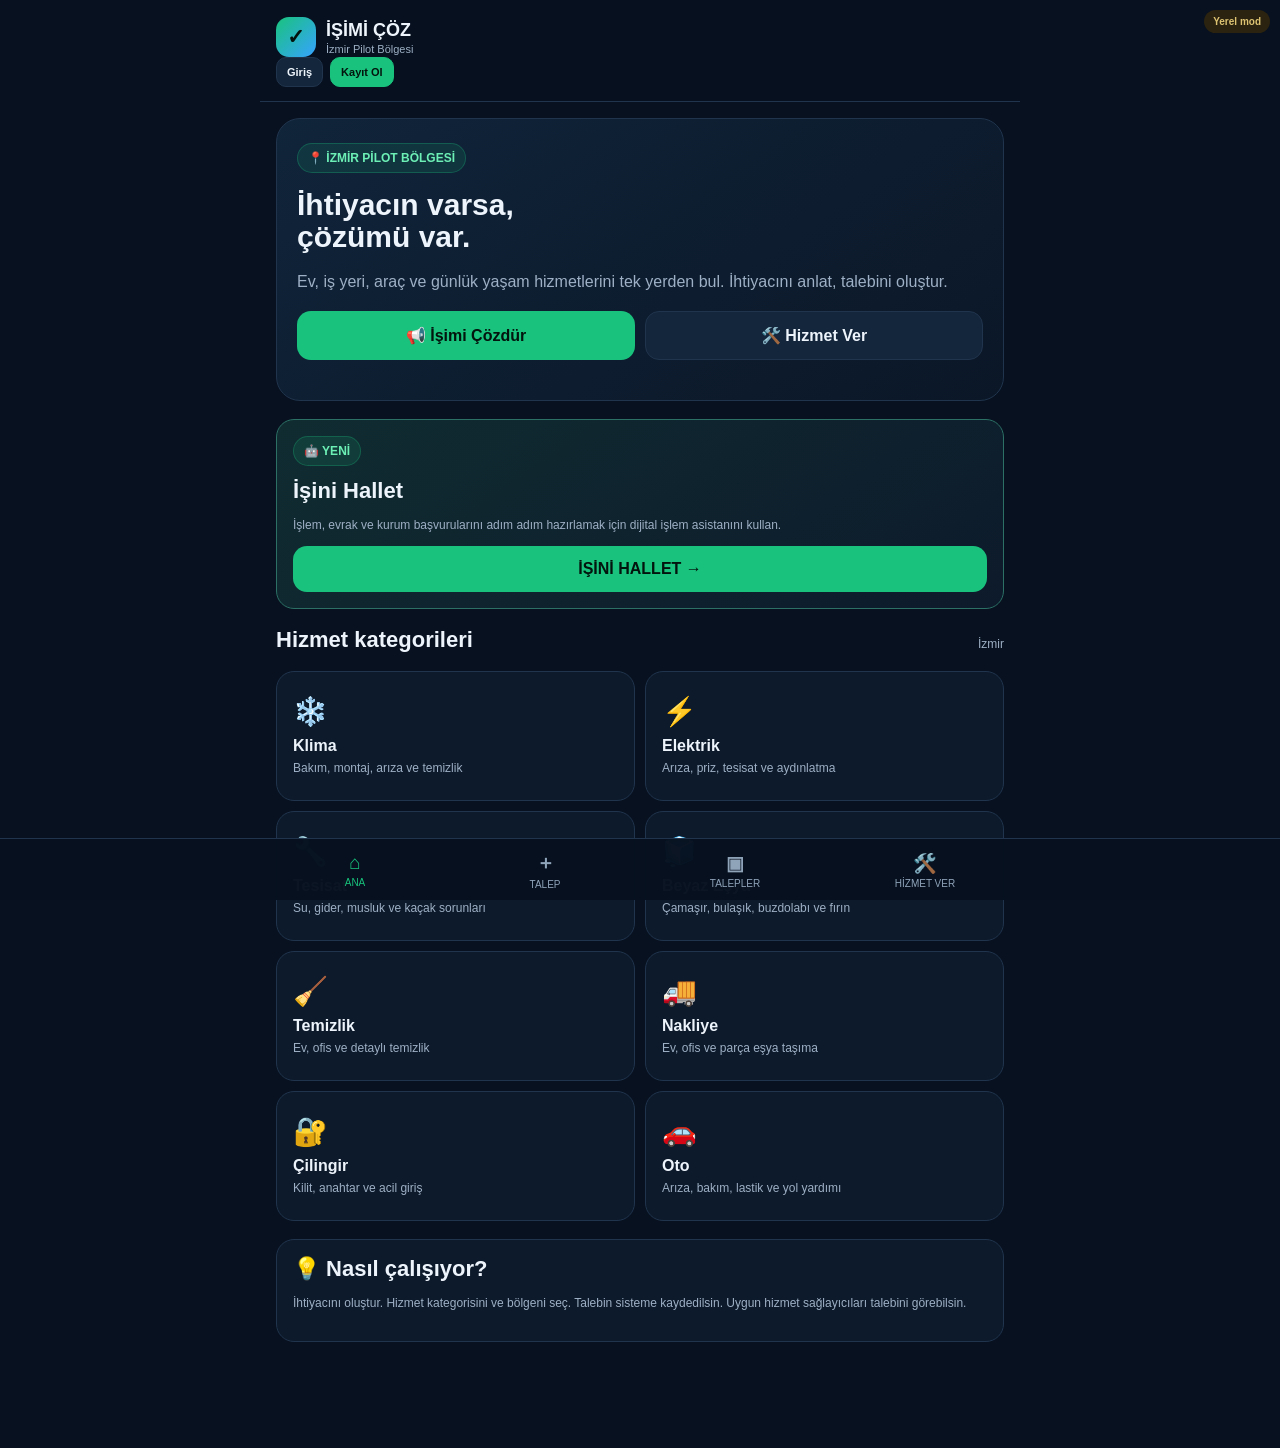
<file: ISIMI-COZ-index.html>
<!doctype html>
<html lang="tr">
<head>
<meta charset="utf-8">
<meta name="viewport" content="width=device-width,initial-scale=1,maximum-scale=1,user-scalable=no">
<meta name="theme-color" content="#07111f">
<title>İşimi Çöz — İzmir</title>
<style>
*{box-sizing:border-box}html,body{margin:0;padding:0;background:#07111f;color:#eef4fb;font-family:Arial,Helvetica,sans-serif}
body{min-height:100vh}button,input,select,textarea{font:inherit}button{cursor:pointer}a{text-decoration:none;color:inherit}
:root{--bg:#07111f;--card:#0d1a2b;--card2:#102238;--line:#20344d;--text:#eef4fb;--muted:#9eb0c5;--primary:#19c37d;--danger:#ef5350;--warning:#f5b942}
.app{max-width:760px;margin:auto;min-height:100vh;padding-bottom:90px}.top{padding:17px 16px 14px;border-bottom:1px solid var(--line);background:rgba(7,17,31,.97);position:sticky;top:0;z-index:20}
.brand{display:flex;align-items:center;gap:10px}.logo{width:40px;height:40px;border-radius:13px;background:linear-gradient(135deg,var(--primary),#36a3ff);display:grid;place-items:center;font-size:21px;font-weight:900;color:#03120d}
.brand strong{font-size:18px}.brand small{display:block;color:var(--muted);font-size:11px;margin-top:2px}main{padding:16px}
.hero{background:linear-gradient(145deg,#10243a,#0b1727);border:1px solid var(--line);border-radius:24px;padding:24px 20px;margin-bottom:16px}
.badge{display:inline-flex;align-items:center;gap:6px;padding:7px 10px;border-radius:99px;background:rgba(25,195,125,.12);border:1px solid rgba(25,195,125,.28);color:#6df0b5;font-size:12px;font-weight:700}
h1{font-size:30px;line-height:1.08;margin:16px 0 10px}h2{font-size:22px;margin:0 0 8px}h3{font-size:16px;margin:0 0 6px}p{line-height:1.55}.muted{color:var(--muted)}.small{font-size:12px}
.grid{display:grid;grid-template-columns:repeat(2,1fr);gap:10px}.card{background:var(--card);border:1px solid var(--line);border-radius:18px;padding:16px}
.service{min-height:130px;text-align:left;color:var(--text);transition:.15s transform,.15s border-color}.service:hover{border-color:#315270}.service:active{transform:scale(.98)}
.service .emoji{font-size:28px}.service strong{display:block;margin-top:9px;font-size:16px}.service span{display:block;color:var(--muted);font-size:12px;line-height:1.4;margin-top:5px}
.actions{display:grid;grid-template-columns:1fr 1fr;gap:10px;margin:16px 0}.btn{width:100%;border:0;border-radius:14px;padding:14px 15px;font-weight:800}.btn.primary{background:var(--primary);color:#03130d}.btn.secondary{background:#14263b;color:var(--text);border:1px solid var(--line)}.btn.danger{background:#4a1f25;color:#ffb5b3;border:1px solid #6a2b32}.btn.smallBtn{padding:10px 12px;font-size:13px}
.section{margin-top:18px}.sectionTitle{display:flex;justify-content:space-between;align-items:center;margin-bottom:10px}.formCard{background:var(--card);border:1px solid var(--line);border-radius:20px;padding:18px;margin-bottom:14px}
label{display:block;font-size:13px;font-weight:700;margin:14px 0 7px}input,select,textarea{width:100%;background:#081523;color:var(--text);border:1px solid #29415d;border-radius:12px;padding:13px;outline:none}input:focus,select:focus,textarea:focus{border-color:var(--primary)}
textarea{min-height:120px;resize:vertical}.row{display:grid;grid-template-columns:1fr 1fr;gap:10px}.checks{display:grid;grid-template-columns:1fr 1fr;gap:8px}.check{display:flex;align-items:center;gap:8px;background:#091827;border:1px solid var(--line);padding:10px;border-radius:12px;font-size:13px}.check input{width:auto}
.notice,.success,.warning,.error{padding:12px;border-radius:13px;font-size:13px;line-height:1.5;margin:12px 0}.notice{background:#0b2030;border:1px solid #1e4c66;color:#b9ddf2}.success{background:#0b2b20;border:1px solid #185d43;color:#8bf1c4}.warning{background:#30260e;border:1px solid #65501a;color:#f5d77c}.error{background:#35181b;border:1px solid #70272d;color:#ffb6b8}
.request{background:var(--card);border:1px solid var(--line);border-radius:18px;padding:16px;margin-bottom:11px}.requestTop{display:flex;justify-content:space-between;gap:10px}.status{padding:5px 9px;border-radius:99px;background:rgba(245,185,66,.12);color:#ffd76b;font-size:11px;font-weight:800;height:max-content}
.meta{display:flex;flex-wrap:wrap;gap:8px;color:var(--muted);font-size:12px;margin:10px 0}.meta span{background:#091827;padding:6px 8px;border-radius:8px}.description{background:#091827;border-radius:12px;padding:11px;font-size:13px;line-height:1.5;margin:10px 0}
.profileHeader{display:flex;align-items:center;gap:13px;padding:16px;background:var(--card);border:1px solid var(--line);border-radius:18px}.avatar{width:52px;height:52px;border-radius:50%;display:grid;place-items:center;background:#17334d;font-weight:900;font-size:18px}
.activeDot{width:9px;height:9px;background:var(--primary);border-radius:50%;display:inline-block;margin-right:5px}.empty{text-align:center;padding:28px 15px;color:var(--muted)}
.connection{position:fixed;top:10px;right:10px;z-index:100;padding:6px 9px;border-radius:99px;font-size:10px;font-weight:bold;opacity:.9}.connection.online{background:#0b2b20;color:#8bf1c4}.connection.offline{background:#30260e;color:#f5d77c}
.bottom{position:fixed;bottom:0;left:0;right:0;background:rgba(7,17,31,.98);border-top:1px solid var(--line);z-index:30}.bottomInner{max-width:760px;margin:auto;display:grid;grid-template-columns:repeat(4,1fr)}
.navBtn{border:0;background:transparent;color:#8fa3b9;padding:11px 4px 10px;font-size:10px}.navBtn b{display:block;font-size:19px;margin-bottom:3px}.navBtn.active{color:var(--primary)}
.back{margin-bottom:12px}.hidden{display:none!important}@media(max-width:430px){main{padding:12px}.hero{padding:20px 16px}h1{font-size:27px}.grid{gap:8px}.service{padding:13px;min-height:122px}.row{grid-template-columns:1fr}}


.authBar{display:flex;align-items:center;gap:7px}.authBtn{border:1px solid var(--line);background:#14263b;color:var(--text);border-radius:10px;padding:8px 10px;font-size:11px;font-weight:800;cursor:pointer}.authBtn.primary{background:var(--primary);color:#03130d;border-color:var(--primary)}.authUser{max-width:130px;overflow:hidden;text-overflow:ellipsis;white-space:nowrap;color:var(--muted);font-size:11px;font-weight:700}
.modal{position:fixed;inset:0;background:rgba(0,0,0,.76);z-index:9999;display:flex;align-items:center;justify-content:center;padding:16px}.modalCard{width:min(430px,100%);background:var(--card);border:1px solid var(--line);border-radius:20px;padding:20px;max-height:90vh;overflow:auto}.modalCard h2{margin-top:0}.authError{background:#35181b;border:1px solid #70272d;color:#ffb6b8;padding:10px;border-radius:10px;font-size:12px;margin-top:10px}
</style>
</head>
<body>
<div id="connectionStatus" class="connection offline">Supabase bağlanıyor...</div>
<div class="app">
<header class="top"><div class="brand"><div class="logo">✓</div><div><strong>İŞİMİ ÇÖZ</strong><small>İzmir Pilot Bölgesi</small></div></div><div id="authArea" style="margin-left:auto;display:flex;gap:7px;align-items:center"></div></header>
<main id="app"></main></div>
<nav class="bottom"><div class="bottomInner">
<button class="navBtn" id="navHome" onclick="showHome()"><b>⌂</b>ANA</button>
<button class="navBtn" id="navRequest" onclick="showRequest()"><b>＋</b>TALEP</button>
<button class="navBtn" id="navRequests" onclick="showRequests()"><b>▣</b>TALEPLER</button>
<button class="navBtn" id="navProvider" onclick="showProviderEntry()"><b>🛠️</b>HİZMET VER</button>
</div></nav>

<script>
const SUPABASE_URL="https://zvffspbowdzvrrzefhkr.supabase.co";
const SUPABASE_KEY="sb_publishable_L_qb9Q4fHktE51PEqEhTAg_O4R0eDiW";

const SERVICES={
 klima:{name:"Klima",emoji:"❄️",desc:"Bakım, montaj, arıza ve temizlik"},
 elektrik:{name:"Elektrik",emoji:"⚡",desc:"Arıza, priz, tesisat ve aydınlatma"},
 tesisat:{name:"Tesisat",emoji:"🔧",desc:"Su, gider, musluk ve kaçak sorunları"},
 beyaz:{name:"Beyaz Eşya",emoji:"🧊",desc:"Çamaşır, bulaşık, buzdolabı ve fırın"},
 temizlik:{name:"Temizlik",emoji:"🧹",desc:"Ev, ofis ve detaylı temizlik"},
 nakliye:{name:"Nakliye",emoji:"🚚",desc:"Ev, ofis ve parça eşya taşıma"},
 cilingir:{name:"Çilingir",emoji:"🔐",desc:"Kilit, anahtar ve acil giriş"},
 oto:{name:"Oto",emoji:"🚗",desc:"Arıza, bakım, lastik ve yol yardımı"}
};

const DISTRICTS=[...new Set(["Aliağa","Balçova","Bayındır","Bayraklı","Bergama","Beydağ","Bornova","Buca","Çeşme","Çiğli","Dikili","Foça","Gaziemir","Güzelbahçe","Karabağlar","Karaburun","Karşıyaka","Konak","Menemen","Menderes","Narlıdere","Ödemiş","Seferihisar","Selçuk","Tire","Torbalı","Urla","Kiraz","Kemalpaşa","Kınık"])];

const KEYS={requests:"isimi_coz_requests_v5",provider:"isimi_coz_provider_v5",providerLogged:"isimi_coz_provider_logged_v5"};

function read(k,f){try{const x=localStorage.getItem(k);return x?JSON.parse(x):f}catch(e){return f}}
function write(k,v){localStorage.setItem(k,JSON.stringify(v))}
function getRequests(){return read(KEYS.requests,[])}
function getProvider(){return read(KEYS.provider,null)}
function providerLogged(){return read(KEYS.providerLogged,false)}
function escapeHTML(v){return String(v??"").replaceAll("&","&amp;").replaceAll("<","&lt;").replaceAll(">","&gt;").replaceAll('"',"&quot;").replaceAll("'","&#039;")}
function app(h){document.getElementById("app").innerHTML=h;window.scrollTo(0,0)}
function setNav(a){["navHome","navRequest","navRequests","navProvider"].forEach(id=>document.getElementById(id)?.classList.remove("active"));if(a)document.getElementById(a)?.classList.add("active")}
function setConnection(ok,text){const e=document.getElementById("connectionStatus");if(!e)return;e.className="connection "+(ok?"online":"offline");e.textContent=text||(ok?"Supabase bağlı ✓":"Yerel mod")}

async function supabaseRequest(method,path,body=null){
 const o={method,headers:{"apikey":SUPABASE_KEY,"Authorization":"Bearer "+SUPABASE_KEY,"Content-Type":"application/json","Accept":"application/json","Prefer":"return=representation"}};
 if(body!==null)o.body=JSON.stringify(body);
 const r=await fetch(SUPABASE_URL+"/rest/v1/"+path,o);
 const t=await r.text();let d=null;try{d=t?JSON.parse(t):null}catch(e){d=t}
 if(!r.ok)throw new Error(d?.message||d?.details||d?.hint||"Supabase işlemi başarısız.");
 return d;
}

async function supabaseAuthRequest(method,path,body=null){
 const session=getAuthSession();
 const token=session?.access_token;
 if(!token)throw new Error("Bu işlem dosyasını kaydetmek için önce giriş yapmalısınız.");
 const o={method,headers:{"apikey":SUPABASE_KEY,"Authorization":"Bearer "+token,"Content-Type":"application/json","Accept":"application/json","Prefer":"return=representation"}};
 if(body!==null)o.body=JSON.stringify(body);
 const r=await fetch(SUPABASE_URL+"/rest/v1/"+path,o);
 const t=await r.text();let d=null;try{d=t?JSON.parse(t):null}catch(e){d=t}
 if(!r.ok)throw new Error(d?.message||d?.details||d?.hint||"Yetkili Supabase işlemi başarısız.");
 return d;
}

function normalize(v){
 return String(v??"").trim().toLowerCase()
 .normalize("NFD").replace(/[\u0300-\u036f]/g,"")
 .replace(/ı/g,"i").replace(/İ/g,"i");
}
function pick(o,names,def=""){for(const n of names){if(o&&o[n]!==undefined&&o[n]!==null)return o[n]}return def}
function serviceKeyFromValue(v){
 const x=normalize(v);
 for(const [k,s] of Object.entries(SERVICES)){
  if(x===normalize(k)||x===normalize(s.name))return k;
 }
 return String(v??"").trim();
}

async function testSupabase(){
 try{await supabaseRequest("GET","talepler?select=id&limit=1");setConnection(true,"Supabase bağlı ✓");return true}
 catch(e){console.error(e);setConnection(false,"Yerel mod");return false}
}

async function loadRequestsFromSupabase(){
 try{
  const data=await supabaseRequest("GET","talepler?select=*&order=created_at.desc&limit=200");
  if(Array.isArray(data)){
   const mapped=data.map(mapRequest);write(KEYS.requests,mapped);setConnection(true,"Supabase bağlı ✓");return mapped;
  }
 }catch(e){console.warn("Talepler alınamadı:",e)}
 return getRequests();
}
function mapRequest(r){
 const kategori=pick(r,["kategori","category","service"],"");
 return {
  id:pick(r,["talep_no","id"],""),
  talep_no:pick(r,["talep_no","request_no","id"],""),
  service:serviceKeyFromValue(kategori),kategori:kategori,
  description:pick(r,["aciklama","description"],""),
  aciklama:pick(r,["aciklama","description"],""),
  il:pick(r,["il","city"],"İzmir"),
  district:pick(r,["ilce","district"],""),ilce:pick(r,["ilce","district"],""),
  neighborhood:pick(r,["mahalle","neighborhood"],""),mahalle:pick(r,["mahalle","neighborhood"],""),
  urgency:pick(r,["aciliyet","urgency"],""),
  aciliyet:pick(r,["aciliyet","urgency"],""),
  name:pick(r,["ad_soyad","name"],""),ad_soyad:pick(r,["ad_soyad","name"],""),
  phone:pick(r,["telefon","phone"],""),telefon:pick(r,["telefon","phone"],""),
  status:pick(r,["durum","status"],"Beklemede"),durum:pick(r,["durum","status"],"Beklemede"),
  createdAt:pick(r,["created_at","createdAt"],"")
 };
}

/* ---------------- PROVIDER DATA: SUPABASE ---------------- */

async function loadProvidersFromSupabase(){
 try{
  const rows=await supabaseRequest("GET","providers?select=*&limit=500");
  if(!Array.isArray(rows))return [];
  const providers=rows.map(mapProvider);
  setConnection(true,"Supabase bağlı ✓");
  return providers;
 }catch(e){
  console.error("providers okunamadı:",e);
  return [];
 }
}

async function loadCategories(){
 try{
  const rows=await supabaseRequest("GET","categories?select=*&limit=500");
  return Array.isArray(rows)?rows:[];
 }catch(e){console.warn("categories okunamadı:",e);return []}
}

async function loadProviderCategories(){
 try{
  const rows=await supabaseRequest("GET","provider_categories?select=*&limit=1000");
  return Array.isArray(rows)?rows:[];
 }catch(e){console.warn("provider_categories okunamadı:",e);return []}
}

function mapProvider(r){
 return {
  id:pick(r,["id","provider_id"],""),
  name:pick(r,["name","ad","ad_soyad","business_name","isletme"],"Hizmet Sağlayıcı"),
  phone:pick(r,["phone","telefon","telefon_numarasi"],""),
  category:pick(r,["category","kategori","category_id"],""),
  city:pick(r,["il","city"],"İzmir"),
  district:pick(r,["ilce","district"],""),
  neighborhood:pick(r,["mahalle","neighborhood"],""),
  description:pick(r,["description","aciklama"],""),
  active:pick(r,["active","aktif"],true)!==false,
  services:[]
 };
}

function categoryValueFromRow(row,categories){
 const raw=pick(row,["category_id","kategori_id","category","kategori"],"");
 if(!raw)return "";
 const c=categories.find(x=>String(x.id)===String(raw));
 if(c)return pick(c,["name","name_tr","ad","kategori"],raw);
 return raw;
}

async function enrichProviders(providers){
 const [cats,links]=await Promise.all([loadCategories(),loadProviderCategories()]);
 const byId={};
 providers.forEach(p=>byId[String(p.id)]=p);

 links.forEach(link=>{
  const pid=pick(link,["provider_id","providers_id","provider"],"");
  const val=categoryValueFromRow(link,cats);
  if(byId[String(pid)]&&val)byId[String(pid)].services.push(serviceKeyFromValue(val));
 });

 providers.forEach(p=>{
  const direct=p.category;
  if(direct&&!p.services.length)p.services=[serviceKeyFromValue(direct)];
  p.services=[...new Set(p.services.filter(Boolean))];
 });
 return providers;
}

function providerMatchesRequest(p,r){
 if(!p.active)return false;
 const ps=(p.services||[]).map(serviceKeyFromValue);
 const rk=serviceKeyFromValue(r.kategori||r.service);
 const district=normalize(p.district),rd=normalize(r.ilce||r.district);
 const city=normalize(p.city),rc=normalize(r.il||"İzmir");
 const categoryOK=ps.length?ps.includes(rk):true;
 const districtOK=district?district===rd:true;
 const cityOK=!city||!rc||city===rc||city==="izmir";
 return categoryOK&&districtOK&&cityOK;
}

/* ---------------- HOME ---------------- */

function showHome(){
  setNav("navHome");
  app(`<section class="hero"><span class="badge">📍 İZMİR PİLOT BÖLGESİ</span><h1>İhtiyacın varsa,<br>çözümü var.</h1><p class="muted">Ev, iş yeri, araç ve günlük yaşam hizmetlerini tek yerden bul. İhtiyacını anlat, talebini oluştur.</p><div class="actions"><button class="btn primary" type="button" onclick="showRequest()">📢 İşimi Çözdür</button><button class="btn secondary" type="button" onclick="showProviderEntry()">🛠️ Hizmet Ver</button></div></section>
  <div class="section card" style="border-color:#2b6f65;background:linear-gradient(145deg,#102c31,#0d1a2b)">
    <span class="badge">🤖 YENİ</span>
    <h2 style="margin-top:12px">İşini Hallet</h2>
    <p class="muted small">İşlem, evrak ve kurum başvurularını adım adım hazırlamak için dijital işlem asistanını kullan.</p>
    <button id="openHalletButton" class="btn primary hallet-launch" type="button" onclick="openHallet()">İŞİNİ HALLET →</button>
  </div>
  <div class="section"><div class="sectionTitle"><h2>Hizmet kategorileri</h2><span class="small muted">İzmir</span></div><div class="grid">${Object.entries(SERVICES).map(([k,s])=>`<button class="card service" type="button" onclick="showRequest('${k}')"><div class="emoji">${s.emoji}</div><strong>${s.name}</strong><span>${s.desc}</span></button>`).join("")}</div></div>
  <div class="section card"><h2>💡 Nasıl çalışıyor?</h2><p class="muted small">İhtiyacını oluştur. Hizmet kategorisini ve bölgeni seç. Talebin sisteme kaydedilsin. Uygun hizmet sağlayıcıları talebini görebilsin.</p></div>`);
}

function openHallet(){
  try{
    if(window.Hallet && typeof window.Hallet.showGate === "function"){
      window.Hallet.showGate();
      return;
    }
    if(window.__HalletGate && typeof window.__HalletGate === "function"){
      window.__HalletGate();
      return;
    }
    console.error("İşini Hallet modülü yüklenemedi.");
    alert("İşini Hallet modülü şu anda yüklenemedi. Lütfen sayfayı yenileyin.");
  }catch(error){
    console.error("İşini Hallet açılış hatası:",error);
    alert("İşini Hallet açılırken bir hata oluştu. Lütfen sayfayı yenileyin.");
  }
}

/* ---------------- REQUEST ---------------- */

function serviceOptions(selected=""){return `<option value="">Kategori seç</option>`+Object.entries(SERVICES).map(([k,s])=>`<option value="${k}" ${k===selected?"selected":""}>${s.emoji} ${s.name}</option>`).join("")}
function districtOptions(selected=""){return `<option value="">İlçe seç</option>`+DISTRICTS.map(d=>`<option value="${escapeHTML(d)}" ${d===selected?"selected":""}>${escapeHTML(d)}</option>`).join("")}
function makeRequestNumber(){const d=new Date();return `IC-${d.getFullYear()}${String(d.getMonth()+1).padStart(2,"0")}${String(d.getDate()).padStart(2,"0")}-${Math.floor(1000+Math.random()*9000)}`}

function showRequest(preselected=""){
 setNav("navRequest");
 app(`<div class="back"><button class="btn secondary smallBtn" onclick="showHome()">← Ana sayfaya dön</button></div>
 <div class="formCard"><span class="badge">📋 YENİ HİZMET TALEBİ</span><h1>İhtiyacını anlat.</h1><p class="muted small">Sorununu açıkça anlat. Böylece doğru hizmet sağlayıcısına ulaşmak kolaylaşır.</p>
 <label>Hizmet kategorisi *</label><select id="reqService">${serviceOptions(preselected)}</select>
 <label>Sorunun / ihtiyacın *</label><textarea id="reqDescription" maxlength="1000" placeholder="Örneğin: Klima çalışıyor fakat yeterince soğutmuyor."></textarea><div class="small muted" id="charCount">0/1000</div>
 <div class="row"><div><label>İl *</label><select id="reqCity"><option value="İzmir" selected>İzmir</option></select></div><div><label>İlçe *</label><select id="reqDistrict">${districtOptions()}</select></div></div>
 <label>Mahalle</label><input id="reqNeighborhood" placeholder="Mahalle adı">
 <label>Ne zaman gerekli?</label><select id="reqUrgency"><option value="Acil">🔴 Acil</option><option value="Bugün" selected>🟡 Bugün</option><option value="Uygun zamanda">🟢 Uygun zamanda</option></select>
 <label>Adınız *</label><input id="reqName" placeholder="Adınız Soyadınız" autocomplete="name">
 <label>Telefon *</label><input id="reqPhone" type="tel" inputmode="tel" placeholder="05xxxxxxxxx" autocomplete="tel">
 <div class="notice">🔒 Bilgileriniz hizmet talebinin oluşturulması amacıyla kullanılır.</div>
 <button class="btn primary" id="createRequestButton" onclick="createRequest()">TALEBİ OLUŞTUR</button></div>`);
 document.getElementById("reqDescription")?.addEventListener("input",e=>document.getElementById("charCount").textContent=e.target.value.length+"/1000");
}

async function createRequest(){
 const g=id=>document.getElementById(id)?.value.trim();
 const service=document.getElementById("reqService").value,description=g("reqDescription"),city=g("reqCity"),district=g("reqDistrict"),neighborhood=g("reqNeighborhood"),urgency=document.getElementById("reqUrgency").value,name=g("reqName"),phone=g("reqPhone");
 if(!service)return alert("Lütfen hizmet kategorisini seç.");
 if(description.length<5)return alert("Lütfen ihtiyacınızı biraz daha açık anlat.");
 if(!district)return alert("Lütfen ilçe seç.");
 if(!name)return alert("Lütfen adınızı ve soyadınızı yaz.");
 if(!phone)return alert("Lütfen telefon numaranızı yaz.");
 const b=document.getElementById("createRequestButton");b.disabled=true;b.textContent="TALEP KAYDEDİLİYOR...";
 const talep_no=makeRequestNumber();
 const item={talep_no,kategori:service,aciklama:description,il:city,ilce:district,mahalle:neighborhood,aciliyet:urgency,ad_soyad:name,telefon:phone,durum:"Beklemede"};
 try{await supabaseRequest("POST","talepler",item);setConnection(true,"Supabase bağlı ✓");write(KEYS.requests,[{...mapRequest(item),createdAt:new Date().toISOString()},...getRequests()]);alert("Talebiniz başarıyla oluşturuldu.\n\nTalep No: "+talep_no)}catch(e){console.error(e);write(KEYS.requests,[{...mapRequest(item),createdAt:new Date().toISOString()},...getRequests()]);alert("Sunucu kaydı başarısız oldu; cihazdaki yedek kaydedildi.\n\n"+e.message)}
 b.disabled=false;b.textContent="TALEBİ OLUŞTUR";showRequests();
}

/* ---------------- REQUEST LIST ---------------- */

async function showRequests(){
 setNav("navRequests");
 app(`<div class="back"><button class="btn secondary smallBtn" onclick="showHome()">← Ana sayfaya dön</button></div><span class="badge">▣ TALEPLERİM</span><h1>Oluşturduğun talepler.</h1><p class="muted small">Taleplerin sistemden yükleniyor...</p><div class="card" id="requestsLoading" style="text-align:center">⏳ Talepler yükleniyor...</div>`);
 const requests=await loadRequestsFromSupabase(),area=document.getElementById("requestsLoading");if(!area)return;
 area.outerHTML=requests.length?requests.map(renderRequest).join(""):`<div class="card empty">📋<h3>Henüz talep yok</h3><p>İhtiyacını anlat, ilk talebini oluştur.</p><button class="btn primary" onclick="showRequest()">＋ Talep oluştur</button></div>`;
}
function renderRequest(r){
 const k=serviceKeyFromValue(r.service||r.kategori),s=SERVICES[k]||{name:r.kategori||"Hizmet",emoji:"🛠️"};
 return `<article class="request"><div class="requestTop"><div><h3>${s.emoji} ${escapeHTML(s.name)}</h3><div class="small muted">${escapeHTML(r.createdAt||"")}</div></div><span class="status">${escapeHTML(r.status||r.durum||"Beklemede")}</span></div><div class="description">“${escapeHTML(r.description||r.aciklama||"")}”</div><div class="meta"><span>📍 ${escapeHTML(r.ilce||"")}</span>${r.mahalle?`<span>🏘️ ${escapeHTML(r.mahalle)}</span>`:""}<span>⏱️ ${escapeHTML(r.aciliyet||"")}</span></div><div class="small muted">Talep No: <strong>${escapeHTML(r.talep_no||"")}</strong></div></article>`;
}

/* ---------------- PROVIDER ---------------- */

async function showProviderEntry(){
 setNav("navProvider");
 const local=getProvider();
 if(local&&providerLogged()){showProviderPanel(local);return}
 app(`<div class="back"><button class="btn secondary smallBtn" onclick="showHome()">← Ana sayfaya dön</button></div><div class="formCard"><span class="badge">🛠️ HİZMET SAĞLAYICI</span><h1>Hizmet Ver</h1><p class="muted small">Supabase'deki kayıtlı hizmet sağlayıcıları ve sana uygun talepleri yükleyelim.</p><button class="btn primary" onclick="loadProviderDirectory()">KAYITLI SAĞLAYICILARI GÖSTER</button><div id="providerDirectory"></div></div>`);
 await loadProviderDirectory();
}

async function loadProviderDirectory(){
 const box=document.getElementById("providerDirectory");if(!box)return;
 box.innerHTML=`<div class="card" style="margin-top:14px;text-align:center">⏳ Hizmet sağlayıcılar yükleniyor...</div>`;
 let providers=await loadProvidersFromSupabase();providers=await enrichProviders(providers);
 if(!providers.length){box.innerHTML=`<div class="warning">Supabase'de <strong>providers</strong> tablosundan okunabilir hizmet sağlayıcı kaydı bulunamadı.</div>`;return}
 box.innerHTML=`<div class="section"><h2>Hizmet sağlayıcılar</h2>${providers.map(p=>renderProviderCard(p)).join("")}</div>`;
}

function renderProviderCard(p){
 const cats=(p.services||[]).map(k=>SERVICES[k]?.name||k).filter(Boolean).join(", ")||"Kategori bilgisi yok";
 return `<article class="request"><div class="requestTop"><div><h3>🛠️ ${escapeHTML(p.name)}</h3><div class="small muted">${escapeHTML(p.city)} • ${escapeHTML(p.district)}</div></div><span class="status">${p.active?"Aktif":"Pasif"}</span></div><div class="meta"><span>🔧 ${escapeHTML(cats)}</span>${p.neighborhood?`<span>🏘️ ${escapeHTML(p.neighborhood)}</span>`:""}</div>${p.description?`<div class="description">${escapeHTML(p.description)}</div>`:""}${p.phone?`<a class="btn primary" style="display:block;text-align:center" href="tel:${escapeHTML(p.phone)}">📞 HİZMET SAĞLAYICIYI ARA</a>`:"<div class=\"warning\">Bu sağlayıcının telefon numarası kayıtlı değil.</div>"}<br><button class="btn secondary" onclick='openProviderById(${JSON.stringify(String(p.id))})'>📋 UYGUN TALEPLERİ GÖR</button></article>`;
}

async function openProviderById(id){
 let providers=await loadProvidersFromSupabase();providers=await enrichProviders(providers);const p=providers.find(x=>String(x.id)===String(id));
 if(p)showProviderPanel(p);else alert("Hizmet sağlayıcı bulunamadı.");
}

async function showProviderPanel(p){
 setNav("navProvider");
 app(`<div class="back"><button class="btn secondary smallBtn" onclick="showProviderEntry()">← Hizmet sağlayıcılara dön</button></div><div class="profileHeader"><div class="avatar">${escapeHTML((p.name||"U").charAt(0).toUpperCase())}</div><div style="flex:1"><strong>${escapeHTML(p.name)}</strong><div class="small muted"><span class="activeDot"></span>${p.active?"Aktif":"Pasif"} • ${escapeHTML(p.district)}</div></div></div><div class="grid section"><div class="card"><div style="font-size:24px">📋</div><strong id="matchCount">...</strong><div class="small muted">Uygun İş</div></div><div class="card"><div style="font-size:24px">🛠️</div><strong>${p.services.length}</strong><div class="small muted">Kategori</div></div></div><div class="section"><h2>📋 Sana Uygun Talepler</h2><div id="matchedRequests" class="card" style="text-align:center">⏳ Eşleşmeler aranıyor...</div></div>`);
 const requests=await loadRequestsFromSupabase();
 const suitable=requests.filter(r=>providerMatchesRequest(p,r));
 document.getElementById("matchCount").textContent=suitable.length;
 const box=document.getElementById("matchedRequests");
 if(!suitable.length){box.innerHTML=`<div class="empty">🔎<h3>Şimdilik uygun talep yok.</h3><p>Sağlayıcının kategorisi ve ilçesi ile eşleşen talepler burada görünecek.</p></div>`}
 else box.outerHTML=suitable.map(r=>renderProviderRequest(r)).join("");
}

function renderProviderRequest(r){
 const k=serviceKeyFromValue(r.service||r.kategori),s=SERVICES[k]||{name:r.kategori||"Hizmet",emoji:"🛠️"};
 const phone=r.telefon||r.phone||"";
 return `<article class="request"><div class="requestTop"><div><h3>${s.emoji} ${escapeHTML(s.name)}</h3><div class="small muted">Talep No: ${escapeHTML(r.talep_no||"")}</div></div><span class="status">${escapeHTML(r.aciliyet||"Beklemede")}</span></div><div class="description">${escapeHTML(r.aciklama||r.description||"")}</div><div class="meta"><span>📍 ${escapeHTML(r.ilce||r.district||"")}</span>${r.mahalle?`<span>🏘️ ${escapeHTML(r.mahalle)}</span>`:""}<span>👤 ${escapeHTML(r.ad_soyad||r.name||"")}</span></div>${phone?`<a class="btn primary" style="display:block;text-align:center" href="tel:${escapeHTML(phone)}">📞 MÜŞTERİYLE İLETİŞİME GEÇ</a>`:`<div class="warning">Bu talepte telefon numarası bulunmuyor.</div>`}</article>`;
}

/* ---------------- OPTIONAL LOCAL PROVIDER ---------------- */

function providerLogin(){write(KEYS.providerLogged,true);showProviderPanel(getProvider())}
function providerLogout(){write(KEYS.providerLogged,false);showProviderEntry()}

/* ---------------- START ---------------- */
async function startApp(){
  setConnection(false,"Supabase bağlanıyor...");
  try{showHome();}catch(error){
    console.error("Ana ekran başlatma hatası:",error);
    const root=document.getElementById("app");
    if(root)root.innerHTML=`<div class="error"><strong>Uygulama başlatılamadı.</strong><br><span class="small">Lütfen sayfayı yenileyin.</span></div>`;
  }
  await testSupabase();
}
startApp();
</script>


<script>
/* =========================================================
   HESAP: KAYIT / GİRİŞ — TEK DOSYA SÜRÜMÜ
   ========================================================= */
let currentAuthUser=null;
function authHeaders(token){return {"apikey":SUPABASE_KEY,"Authorization":"Bearer "+(token||SUPABASE_KEY),"Content-Type":"application/json"}}
function getAuthSession(){try{return JSON.parse(localStorage.getItem("isimi_coz_auth_session")||"null")}catch(e){return null}}
function saveAuthSession(session){if(session)localStorage.setItem("isimi_coz_auth_session",JSON.stringify(session));else localStorage.removeItem("isimi_coz_auth_session");updateAuthArea()}
function updateAuthArea(){
 const el=document.getElementById("authArea"); if(!el)return;
 const session=getAuthSession();
 if(session?.user){ currentAuthUser=session.user; const email=session.user.email||"Hesabım"; el.innerHTML='<div class="authBar"><span class="authUser">'+escapeHTML(email)+'</span><button class="authBtn" type="button" onclick="logoutUser()">Çıkış</button></div>'; }
 else { currentAuthUser=null; el.innerHTML='<div class="authBar"><button class="authBtn" type="button" onclick="openAuthModal(\'login\')">Giriş</button><button class="authBtn primary" type="button" onclick="openAuthModal(\'signup\')">Kayıt Ol</button></div>'; }
}
function openAuthModal(mode){
 document.getElementById("authModal")?.remove();
 const title=mode==='signup'?'Hesap oluştur':'Giriş yap';
 const button=mode==='signup'?'KAYIT OL':'GİRİŞ YAP';
 const switchText=mode==='signup'?'Zaten hesabın var mı?':'Hesabın yok mu?';
 const switchMode=mode==='signup'?'login':'signup';
 const switchLabel=mode==='signup'?'Giriş yap':'Kayıt ol';
 const html=`<div class="modal" id="authModal"><div class="modalCard"><div style="display:flex;justify-content:space-between;gap:10px;align-items:center"><h2>${title}</h2><button class="authBtn" type="button" onclick="closeAuthModal()">Kapat</button></div><label>E-posta</label><input id="authEmail" type="email" autocomplete="email" placeholder="ornek@email.com"><label>Şifre</label><input id="authPassword" type="password" autocomplete="${mode==='signup'?'new-password':'current-password'}" placeholder="En az 6 karakter"><div id="authError"></div><button class="btn primary" id="authSubmit" type="button" onclick="submitAuth('${mode}')">${button}</button><p class="muted small" style="text-align:center;margin-bottom:0">${switchText} <button class="authBtn" type="button" onclick="openAuthModal('${switchMode}')">${switchLabel}</button></p></div></div>`;
 document.body.insertAdjacentHTML('beforeend',html);
 setTimeout(()=>document.getElementById('authEmail')?.focus(),50);
}
function closeAuthModal(){document.getElementById("authModal")?.remove()}
async function submitAuth(mode){
 const email=document.getElementById('authEmail')?.value.trim(); const password=document.getElementById('authPassword')?.value; const err=document.getElementById('authError'); const btn=document.getElementById('authSubmit');
 if(!email||!password){if(err)err.innerHTML='<div class="authError">E-posta ve şifre gerekli.</div>';return}
 if(password.length<6){if(err)err.innerHTML='<div class="authError">Şifre en az 6 karakter olmalı.</div>';return}
 btn.disabled=true;btn.textContent='BEKLEYİN...';
 try{
   let url=SUPABASE_URL+'/auth/v1/'+(mode==='signup'?'signup':'token?grant_type=password');
   const r=await fetch(url,{method:'POST',headers:{"apikey":SUPABASE_KEY,"Content-Type":"application/json"},body:JSON.stringify({email,password})});
   const data=await r.json().catch(()=>({}));
   if(!r.ok)throw new Error(data.error_description||data.msg||data.message||'Kimlik doğrulama başarısız.');
   if(mode==='signup' && !data.access_token){
      closeAuthModal(); alert('Kayıt tamamlandı. E-posta doğrulaması açıksa gelen kutunu kontrol et, ardından giriş yap.'); return;
   }
   saveAuthSession(data); closeAuthModal(); alert(mode==='signup'?'Hesap oluşturuldu. ✓':'Giriş başarılı. ✓');
 }catch(e){if(err)err.innerHTML='<div class="authError">'+escapeHTML(e.message||String(e))+'</div>';}finally{if(btn){btn.disabled=false;btn.textContent=buttonText(mode)}}
}
function buttonText(mode){return mode==='signup'?'KAYIT OL':'GİRİŞ YAP'}
function logoutUser(){saveAuthSession(null);alert('Çıkış yapıldı.')}
updateAuthArea();

/* =========================================================
   İŞİNİ HALLET — TEK INDEX.HTML İÇİNE GÖMÜLÜ, BAĞIMSIZ AKIŞ
   ========================================================= */
(function(){
'use strict';
const H={step:0,answers:{},caseId:null,createdAt:null,dbId:null,documents:{},documentStatuses:{},documentFiles:{},caseSteps:[],evrakDraft:null};
const CASE_STEP_TEMPLATE=[
 {key:'precheck',title:'Ön kontrol',description:'Verilen bilgiler üzerinden satış için temel uygunluk kontrolü.',institution:'İşini Hallet',sort_order:1},
 {key:'documents',title:'Belgeleri tamamla',description:'Gerekli belgeleri yükle ve hazır olduklarını kontrol et.',institution:'İşini Hallet',sort_order:2},
 {key:'application',title:'Tapu başvurusu',description:'Güncel bilgilerle tapu başvurusunu ilgili resmî kanaldan başlat.',institution:'TKGM / Tapu Müdürlüğü',sort_order:3},
 {key:'fees',title:'Harç ve ödemeler',description:'Resmî bildirimdeki tapu harcı ve döner sermaye tutarlarını kontrol et.',institution:'Tapu / GİB',sort_order:4},
 {key:'completion',title:'Satışı tamamla',description:'Randevu ve satış işlemi tamamlandıktan sonra dosyanı güncelle.',institution:'Tapu Müdürlüğü',sort_order:5}
];
function defaultCaseSteps(){return CASE_STEP_TEMPLATE.map(x=>({id:null,step_key:x.key,title:x.title,description:x.description,sort_order:x.sort_order,institution:x.institution,status:'pending',is_optional:false,metadata:{},completed_at:null}));}
function normalizeCaseSteps(rows){const byKey={};(Array.isArray(rows)?rows:[]).forEach(r=>{if(r&&r.step_key)byKey[r.step_key]=r;});return CASE_STEP_TEMPLATE.map(t=>byKey[t.key]||({...t,status:'pending',id:null,is_optional:false,metadata:{},completed_at:null}));}
async function loadCaseSteps(){
 H.caseSteps=defaultCaseSteps();
 if(!H.dbId)return;
 try{
  const rows=await supabaseAuthRequest('GET','hallet_case_steps?select=id,case_id,step_key,title,description,sort_order,institution,status,is_optional,metadata,completed_at,created_at,updated_at&case_id=eq.'+encodeURIComponent(H.dbId)+'&order=sort_order.asc&limit=50');
  if(Array.isArray(rows)&&rows.length)H.caseSteps=normalizeCaseSteps(rows);
 }catch(e){console.warn('Hallet işlem adımları yüklenemedi; yerel akış kullanılacak.',e);}
}
async function ensureCaseSteps(){
 if(!H.dbId)return;
 const steps=H.caseSteps&&H.caseSteps.length?H.caseSteps:defaultCaseSteps();
 H.caseSteps=steps;
 try{
  const existing=await supabaseAuthRequest('GET','hallet_case_steps?select=id,step_key&case_id=eq.'+encodeURIComponent(H.dbId)+'&limit=50');
  const existingKeys=new Set((Array.isArray(existing)?existing:[]).map(x=>x.step_key));
  const missing=steps.filter(x=>!existingKeys.has(x.step_key)).map(x=>({case_id:H.dbId,step_key:x.step_key,title:x.title,description:x.description,sort_order:x.sort_order,institution:x.institution,status:x.status||'pending',is_optional:!!x.is_optional,metadata:x.metadata||{},completed_at:x.completed_at||null}));
  if(missing.length){const created=await supabaseAuthRequest('POST','hallet_case_steps',missing);(Array.isArray(created)?created:[]).forEach(r=>{const st=H.caseSteps.find(x=>x.step_key===r.step_key);if(st)st.id=r.id;});}
 }catch(e){console.warn('Hallet işlem adımları kaydedilemedi; dosya kaydı korunuyor.',e);}
}
async function updateCaseStep(key){
 const fromSaved=!!H.dbId;
 const step=H.caseSteps.find(x=>x.step_key===key);
 if(!step)return;
 const previousStatus=step.status||'pending';
 const previousCompletedAt=step.completed_at||null;
 const nextStatus=previousStatus==='completed'?'pending':'completed';
 const nextCompletedAt=nextStatus==='completed'?new Date().toISOString():null;
 if(!H.dbId){
  step.status=nextStatus;
  step.completed_at=nextCompletedAt;
  return result(false);
 }
 const target=H.caseSteps.find(x=>x.step_key===key)||step;
 target.status=nextStatus;
 target.completed_at=nextCompletedAt;
 try{
  const filter=target.id
   ? 'id=eq.'+encodeURIComponent(target.id)
   : 'case_id=eq.'+encodeURIComponent(H.dbId)+'&step_key=eq.'+encodeURIComponent(key);
  const updated=await supabaseAuthRequest(
   'PATCH',
   'hallet_case_steps?'+filter+'&select=id,case_id,step_key,status,completed_at,updated_at',
   {status:nextStatus,completed_at:nextCompletedAt,updated_at:new Date().toISOString()}
  );
  if(!Array.isArray(updated)||!updated.length)throw new Error('İşlem adımı veritabanında güncellenemedi.');
  const saved=updated[0];
  if(saved.status!==nextStatus){throw new Error('İşlem adımı durumu doğrulanamadı.');}
  target.status=saved.status;
  target.completed_at=saved.completed_at||null;
 }catch(e){
  target.status=previousStatus;
  target.completed_at=previousCompletedAt;
  console.error('İşlem adımı kaydedilemedi:',e);
  const c=document.querySelector('#hallet-root .hc');
  if(c&&!c.querySelector('.err'))c.insertAdjacentHTML('beforeend','<div class="err">İşlem adımı kaydedilemedi. Lütfen tekrar deneyin.</div>');
 }
 result(fromSaved);
}
function stepSummary(){const steps=H.caseSteps&&H.caseSteps.length?H.caseSteps:defaultCaseSteps();const done=steps.filter(x=>x.status==='completed').length;return {steps,done,total:steps.length,percent:steps.length?Math.round(done/steps.length*100):0};}
function getDocumentChecklist(a){
 const docs=[];
 docs.push({key:'identity',title:'Kimlik belgesi',reason:'Alıcı ve satıcı için gerekli.',required:true});
 if(a.representation==='yes')docs.push({key:'representation',title:'Temsil belgesi',reason:'Vekâletname, vasi kararı veya ilgili temsil belgesi gerekir.',required:true});
 docs.push({key:'title_deed',title:'Tapu senedi / tapu bilgisi',reason:'Varsa işlem sırasında kullanılmak üzere hazır bulundurulmalı; resmi işlemde güncel kayıt esas alınır.',required:true});
 if(a.building==='yes')docs.push({key:'dask',title:'Geçerli DASK poliçesi',reason:'Bina niteliğindeki taşınmazlarda satış işlemi için kontrol edilmelidir.',required:true});
 if(a.multiple_owners==='yes')docs.push({key:'owners',title:'Malik / temsil kontrolü',reason:'Birden fazla malik için taraf ve temsil durumunun tamamlanması gerekir.',required:true});
 return docs;
}
function getDocumentFiles(docKey){
 const v=H.documentFiles[docKey];
 if(!v)return [];
 return Array.isArray(v)?v:[v];
}
function documentSummary(docs){
 const total=docs.length, ready=docs.filter(d=>H.documents[d.key]===true).length;
 const percent=total?Math.round((ready/total)*100):0;
 const missing=docs.filter(d=>H.documents[d.key]!==true);
 return {total,ready,percent,complete:total>0&&ready===total,missing};
}
function nextAction(a,docState){
 if(docState.missing.length)return {title:'Eksik belgeleri tamamla',detail:'Sıradaki öncelik: '+docState.missing[0].title+'. Hazırladıkça belgeyi “Hazır” olarak işaretleyebilirsin.'};
 if(a.multiple_owners==='unknown')return {title:'Malik durumunu doğrula',detail:'Güncel tapu kaydından malik sayısını kesinleştir.'};
 if(a.encumbrance!=='no')return {title:'Takyidat durumunu doğrula',detail:'Güncel tapu kaydında haciz, ipotek veya başka bir takyidat olup olmadığını kontrol et.'};
 if(a.buyer_ready!=='yes')return {title:'Alıcı hazırlığını tamamla',detail:'Alıcının satış işlemine hazır olduğunu teyit et.'};
 return {title:'Tapu başvurusuna hazırlan',detail:'Belgeler hazır. Bilgileri son kez kontrol ederek Web Tapu veya yetkili tapu kanalından başvuru adımına geçebilirsin.'};
}
function buildCasePayload(){
 const a=H.answers;
 const sale=Number(a.sale_price)||0;
 const purchase=Number(a.acquisition_price)||0;
 const municipalValue=Number(a.municipal_tax_value)||0;
 const harcBase=Math.max(sale,municipalValue,0);
 const sellerFee=harcBase*0.02;
 const buyerFee=harcBase*0.02;
 const totalFee=harcBase*0.04;
 const grossGain=(sale>0&&purchase>0)?sale-purchase:null;
 const warnings=[];
 if(a.seller_type!=='real_person')warnings.push('Bu aktif akış gerçek kişi satışı için hazırlanmıştır. Tüzel kişi satışında farklı belge ve süreçler gerekebilir.');
 if(a.property_location!=='turkey')warnings.push('Yurt dışındaki taşınmazlar için bu Türkiye tapu satış akışı kullanılmamalıdır.');
 if(a.title_deed!=='yes')warnings.push('Tapu bilgileri işlem öncesinde doğrulanmalıdır.');
 if(a.multiple_owners==='yes')warnings.push('Birden fazla malik varsa tüm maliklerin veya geçerli temsilcilerinin işlem durumu ayrıca kontrol edilmelidir.');
 if(a.encumbrance!=='no')warnings.push('Haciz, ipotek veya başka bir takyidat varsa satış öncesinde güncel tapu kaydı üzerinden ayrıca değerlendirilmelidir.');
 if(a.representation==='yes')warnings.push('Vekâletname/temsil belgesinin kapsamı ve geçerliliği işlem öncesinde kontrol edilmelidir.');
 if(a.buyer_ready!=='yes')warnings.push('Alıcının hazır olmaması işlem zamanlamasını etkileyebilir.');
 let fivePassed=false;
 if(a.acquisition_date){const d=new Date(a.acquisition_date+'T00:00:00');if(!Number.isNaN(d.getTime())){const x=new Date(d);x.setFullYear(x.getFullYear()+5);fivePassed=new Date()>=x;if(!fivePassed&&a.acquisition_type==='purchase')warnings.push('5 yıllık süre dolmadan satışta değer artış kazancı yönünden vergi değerlendirmesi gerekebilir.');}}
 const capitalGainRelevant=!fivePassed&&a.acquisition_type!=='inheritance'&&a.acquisition_type!=='gift';
 if(sale>0&&municipalValue>0&&sale<municipalValue)warnings.push('Beyan edilen satış bedeli emlak vergisi değerinden düşük görünüyor; tapu harcı ön hesabında daha yüksek değer esas alınmıştır.');
 return {
   case_type:'konut_satisi',
   status:'draft',
   title:'Konut satışı',
   summary:'İşini Hallet ön kontrol dosyası — konut satışı',
   user_id:getAuthSession()?.user?.id||null,
   customer_id:getAuthSession()?.user?.id||null,
   district:a.district||null,
   city:a.city||'İzmir',
   created_at:H.createdAt||new Date().toISOString(),
   updated_at:new Date().toISOString(),
   metadata:{
     case_no:H.caseId,
     module:'tasinmaz',
     transaction_type:'konut_satisi',
     answers:a,
     calculations:{sale_price:sale,municipal_tax_value:municipalValue,harc_base:harcBase,acquisition_price:purchase,gross_difference:grossGain,seller_tapu_harci:sellerFee,buyer_tapu_harci:buyerFee,total_tapu_harci:totalFee,five_years_passed:fivePassed,capital_gain_relevant:capitalGainRelevant},
     warnings,
     documents:H.documents,
     document_summary:documentSummary(getDocumentChecklist(a)),
     rule_engine:{version:'v2',checked_at:new Date().toISOString(),capital_gain_relevant:capitalGainRelevant,tapu_harci_base:harcBase},
     source_note:'Bu dosya ön kontrol aracıdır; resmi başvuru sırasında TKGM’nin güncel koşulları esas alınmalıdır.'
   }
 };
}
async function saveCase(silent=false){
 if(!H.caseId)H.caseId='IH-'+new Date().toISOString().replace(/\D/g,'').slice(0,14)+'-'+Math.random().toString(36).slice(2,7).toUpperCase();
 const session=getAuthSession();
 if(!session?.access_token||!session?.user?.id){openAuthModal('login');return;}
 const btn=document.querySelector('#hallet-root [data-a="savecase"]');
 if(btn){btn.disabled=true;btn.textContent='KAYDEDİLİYOR...';}
 try{
   const payload=buildCasePayload();
   let rows;
   if(H.dbId){
     rows=await supabaseAuthRequest('PATCH','hallet_cases?id=eq.'+encodeURIComponent(H.dbId),payload);
   }else{
     rows=await supabaseAuthRequest('POST','hallet_cases',payload);
   }
   const row=Array.isArray(rows)?rows[0]:rows;
   H.dbId=row?.id||H.dbId;
   H.createdAt=row?.created_at||H.createdAt||new Date().toISOString();
   await ensureCaseSteps();
   if(btn){btn.textContent='✓ DOSYA KAYDEDİLDİ';btn.disabled=true;btn.classList.add('saved');}
   if(!silent)alert('İşlem dosyan Supabase hesabına kaydedildi. ✓\n\nDosya No: '+H.caseId);
 }catch(e){
   console.error('Hallet dosya kayıt hatası:',e);
   if(btn){btn.disabled=false;btn.textContent='DOSYAYI KAYDET';}
   alert('Dosya kaydedilemedi.\n\n'+(e.message||'Bilinmeyen hata'));
 }
}
const QUESTIONS=[
 {key:'seller_type',title:'Satıcı gerçek kişi mi?',options:[['real_person','Evet, gerçek kişiyim'],['company','Hayır, şirket/tüzel kişilik']]},
 {key:'property_location',title:'Taşınmaz Türkiye’de mi?',options:[['turkey','Evet'],['abroad','Hayır']]},
 {key:'title_deed',title:'Taşınmaza ait tapu bilgileri mevcut mu?',options:[['yes','Evet'],['no','Hayır']]},
 {key:'multiple_owners',title:'Taşınmazın birden fazla maliki var mı?',options:[['no','Hayır'],['yes','Evet'],['unknown','Bilmiyorum']]},
 {key:'encumbrance',title:'Tapu kaydında haciz, ipotek veya başka bir takyidat var mı?',options:[['no','Hayır'],['yes','Evet'],['unknown','Bilmiyorum']]},
 {key:'representation',title:'Satış işlemini vekil aracılığıyla mı yapacaksınız?',options:[['no','Hayır'],['yes','Evet']]},
 {key:'acquisition_date',title:'Taşınmazı edinme tarihiniz nedir?',type:'date'},
 {key:'acquisition_type',title:'Taşınmazı nasıl edindiniz?',options:[['purchase','Satın alma'],['inheritance','Miras'],['gift','Bağış'],['other','Diğer']]},
 {key:'buyer_ready',title:'Alıcı satış işlemine hazır mı?',options:[['yes','Evet'],['no','Hayır']]},
 {key:'sale_price',title:'Satış bedeli nedir?',type:'number',placeholder:'TL olarak yazın'},
 {key:'municipal_tax_value',title:'Taşınmazın emlak vergisi değeri nedir?',type:'number',placeholder:'Biliyorsanız TL olarak yazın'},
 {key:'acquisition_price',title:'Taşınmazı kaç TL bedelle edindiniz?',type:'number',placeholder:'Biliniyorsa TL olarak yazın'},
 {key:'building',title:'Taşınmaz üzerinde bina/yapı var mı?',options:[['yes','Evet'],['no','Hayır']]}
];
function esc(v){return String(v??'').replace(/[&<>'"]/g,c=>({'&':'&amp;','<':'&lt;','>':'&gt;',"'":'&#39;','"':'&quot;'}[c]))}
function money(v){const n=Number(v);return Number.isFinite(n)?new Intl.NumberFormat('tr-TR',{style:'currency',currency:'TRY',maximumFractionDigits:0}).format(n):'—'}
function dateText(v){if(!v)return'—';const d=new Date(v+'T00:00:00');return Number.isNaN(d.getTime())?esc(v):d.toLocaleDateString('tr-TR')}
function root(){let r=document.getElementById('hallet-root');if(!r){r=document.createElement('div');r.id='hallet-root';document.body.appendChild(r)}return r}
function ensureStyle(){if(document.getElementById('hallet-inline-style'))return;const s=document.createElement('style');s.id='hallet-inline-style';s.textContent=`#hallet-root{position:fixed!important;inset:0!important;width:100vw!important;height:100vh!important;z-index:2147483647!important;display:none!important;background:#071318!important;color:#f5f7f7!important;overflow:auto!important;pointer-events:auto!important;-webkit-overflow-scrolling:touch!important}#hallet-root.hv{display:block!important}#hallet-root .ha{all:initial!important;display:block!important;min-height:100vh!important;width:100%!important;background:#071318!important;color:#f5f7f7!important;font-family:Arial,sans-serif!important;padding:20px!important;box-sizing:border-box!important}#hallet-root .ha *{box-sizing:border-box!important}#hallet-root .hw{width:min(760px,100%)!important;margin:auto!important;padding-bottom:40px!important}#hallet-root .ht{display:flex!important;justify-content:space-between!important;align-items:center!important;gap:10px!important;margin-bottom:18px!important}#hallet-root .hc{background:#10252b!important;border:1px solid #29464d!important;border-radius:20px!important;padding:22px!important;box-shadow:0 16px 40px rgba(0,0,0,.25)!important}#hallet-root h1,#hallet-root h2,#hallet-root p{margin-top:0!important}#hallet-root h1{font-size:32px!important;line-height:1.1!important}#hallet-root h2{font-size:23px!important;line-height:1.2!important}#hallet-root .hk{color:#b9812e!important;font-size:12px!important;font-weight:800!important;text-transform:uppercase!important;letter-spacing:.08em!important;margin-bottom:9px!important}#hallet-root .hm{color:#b8c8cb!important;line-height:1.55!important}#hallet-root .hg{display:grid!important;grid-template-columns:1fr!important;gap:12px!important;margin-top:18px!important}#hallet-root button{appearance:none!important;-webkit-appearance:none!important}#hallet-root .hb{width:100%!important;min-height:54px!important;border:1px solid #35535a!important;border-radius:15px!important;background:#122b31!important;color:#fff!important;padding:15px 17px!important;font:700 15px Arial,sans-serif!important;text-align:left!important;cursor:pointer!important;touch-action:manipulation!important}#hallet-root .hp{background:#0e5c53!important;border-color:#3d9a8e!important;text-align:center!important}#hallet-root .hs{text-align:center!important;background:#172b30!important}#hallet-root .topb{border:1px solid #35535a!important;background:#10252b!important;color:#fff!important;border-radius:12px!important;padding:10px 13px!important;font:700 13px Arial,sans-serif!important;cursor:pointer!important;touch-action:manipulation!important}#hallet-root .hi{width:100%!important;background:#091b20!important;color:#fff!important;border:1px solid #45636a!important;border-radius:13px!important;padding:15px!important;font:600 16px Arial,sans-serif!important}#hallet-root label{display:block!important;font:700 13px Arial,sans-serif!important;color:#dce7e8!important;margin:12px 0 7px!important}#hallet-root .hl{display:grid!important;gap:10px!important;margin:16px 0!important}#hallet-root .li{padding:12px 14px!important;border:1px solid #213d43!important;border-radius:12px!important;background:#0b1d22!important;line-height:1.45!important}#hallet-root .ok{color:#8ee1d5!important}#hallet-root .warn{color:#ffd18c!important}#hallet-root .pr{height:8px!important;background:#183238!important;border-radius:99px!important;overflow:hidden!important;margin-bottom:18px!important}#hallet-root .pr span{display:block!important;height:100%!important;background:#0e8b7d!important}#hallet-root .err{color:#ffb7a8!important;background:#3a1f1d!important;border:1px solid #7a3930!important;padding:10px!important;border-radius:10px!important;margin-top:10px!important}#hallet-root .progressTrack{height:10px!important;background:#091b20!important;border:1px solid #29464d!important;border-radius:999px!important;overflow:hidden!important;margin-top:10px!important}#hallet-root .progressTrack span{display:block!important;height:100%!important;background:#0e5c53!important;border-radius:999px!important;transition:width .2s ease!important}#hallet-root .hl,#hallet-root .li,#hallet-root .docItem{min-width:0!important;max-width:100%!important}#hallet-root .docItem{display:flex!important;gap:12px!important;align-items:flex-start!important;padding:13px 14px!important;border:1px solid #29464d!important;border-radius:12px!important;background:#0b1d22!important;cursor:pointer!important;margin:0!important;width:100%!important;overflow:hidden!important}#hallet-root .docItem>span{min-width:0!important;flex:1 1 auto!important;max-width:100%!important;overflow:hidden!important}#hallet-root .docItem input{width:22px!important;height:22px!important;accent-color:#0e8b7d!important;flex:0 0 auto!important;margin-top:2px!important}#hallet-root .docStatus{display:inline-flex!important;align-items:center!important;visibility:visible!important;opacity:1!important;margin-top:6px!important;font-size:12px!important;font-weight:800!important;color:#8ee1d5!important;min-height:26px!important}#hallet-root .docStatus *{visibility:visible!important;opacity:1!important;color:#8ee1d5!important}@media(min-width:620px){#hallet-root .hg{grid-template-columns:1fr 1fr!important}}#hallet-root .evrakPaper{background:#fff!important;color:#172326!important;padding:28px!important;border-radius:14px!important;border:1px solid #d7e0e2!important;box-shadow:0 8px 24px rgba(0,0,0,.12)!important;margin-top:14px!important;line-height:1.55!important}#hallet-root .evrakPaper h3{color:#172326!important;margin:18px 0 8px!important;font-size:17px!important}#hallet-root .evrakPaper p{color:#26383c!important;margin:7px 0!important}#hallet-root .evrakPaper hr{border:0!important;border-top:1px solid #d7e0e2!important;margin:20px 0!important}#hallet-root .evrakPaper strong{color:#172326!important}@media print{body.printing-evrak *{visibility:hidden!important}body.printing-evrak #hallet-root,body.printing-evrak #hallet-root *{visibility:visible!important}body.printing-evrak #hallet-root{position:static!important;display:block!important;background:#fff!important;color:#172326!important;width:auto!important;height:auto!important;overflow:visible!important}body.printing-evrak #hallet-root .ha{background:#fff!important;color:#172326!important;padding:0!important;min-height:0!important}body.printing-evrak #hallet-root .hw{width:100%!important;max-width:none!important;padding:0!important}body.printing-evrak #hallet-root .ht,body.printing-evrak #hallet-root .hg,body.printing-evrak #hallet-root .topb{display:none!important}body.printing-evrak #hallet-root .hc{background:#fff!important;color:#172326!important;border:0!important;box-shadow:none!important;padding:0!important;border-radius:0!important}body.printing-evrak #hallet-root .hk,body.printing-evrak #hallet-root h2,body.printing-evrak #hallet-root .hm{color:#172326!important}body.printing-evrak #hallet-root .evrakPaper{border:0!important;box-shadow:none!important;border-radius:0!important;margin:0!important;padding:12mm!important;color:#172326!important}body.printing-evrak #hallet-root .evrakPaper *{color:#172326!important}}`;document.head.appendChild(s)}
function open(){ensureStyle();const r=root();r.classList.add('hv');r.style.display='block';document.body.dataset.halletOverflow=document.body.style.overflow||'';document.body.style.overflow='hidden';return r}
function close(){const r=root();r.classList.remove('hv');r.style.display='none';r.innerHTML='';document.body.style.overflow=document.body.dataset.halletOverflow||''}
function render(x){const r=open();r.innerHTML='<div class="ha"><div class="hw">'+x+'</div></div>';r.scrollTop=0}
function top(back){return '<div class="ht"><strong>İşini Hallet</strong><button class="topb" data-a="'+(back||'close')+'">'+(back?'← Geri':'Kapat')+'</button></div>'}
function gate(){H.step=0;H.answers={};H.documents={};H.documentStatuses={};H.documentFiles={};H.evrakDraft=null;H.caseId=null;H.createdAt=null;H.dbId=null;render(top('close')+'<div class="hc"><div class="hk">Dijital işlem asistanı</div><h1>Ne yapmak istiyorsun?</h1><p class="hm">İşlemini seç. Gerekli adımları birlikte tamamlayalım.</p><div class="hg"><button class="hb hp" data-a="islem">📋 Bir işlem yapmak istiyorum</button><button class="hb" data-a="cases">📁 İşlem Dosyalarım</button><button class="hb" data-a="evrak">📄 Evrak hazırlamak istiyorum</button><button class="hb" data-a="kurum">🏛️ Bir kuruma başvuracağım</button><button class="hb" data-a="isimi">🛠️ Hizmet / usta bulmam gerekiyor</button></div></div>')}
window.__HalletGate=gate;
async function cases(){
 const session=getAuthSession();
 if(!session?.access_token||!session?.user?.id){openAuthModal('login');return;}
 render(top('gate')+'<div class="hc"><div class="hk">İşlem Dosyalarım</div><h1>Kayıtlı dosyalar</h1><p class="hm">Hesabına kaydettiğin İşini Hallet dosyaları burada görünür.</p><div id="halletCasesBox" class="hl"><div class="li">⏳ Dosyalar yükleniyor...</div></div></div>');
 try{
   const rows=await supabaseAuthRequest('GET','hallet_cases?select=id,case_type,status,title,summary,district,city,metadata,created_at,updated_at&order=updated_at.desc&limit=100');
   const list=Array.isArray(rows)?rows:[];
   const box=document.getElementById('halletCasesBox');
   if(!box)return;
   if(!list.length){box.innerHTML='<div class="li"><strong>Henüz kayıtlı dosyan yok.</strong><br><span class="hm">İlk işlem dosyanı oluşturup kaydettiğinde burada görünecek.</span></div><button class="hb hp" data-a="islem">İlk dosyayı oluştur →</button>';return;}
   box.innerHTML=list.map(r=>{
     const m=r.metadata||{}; const no=m.case_no||'Dosya'; const city=r.city||''; const district=r.district||'';
     const when=r.updated_at?new Date(r.updated_at).toLocaleDateString('tr-TR'):'';
     const statusMap={draft:'Taslak',in_progress:'Devam ediyor',waiting_user:'Kullanıcı bekleniyor',completed:'Tamamlandı',cancelled:'İptal edildi'};
     return '<button class="hb" data-a="caseopen" data-id="'+esc(r.id)+'"><strong>📄 '+esc(r.title||'İşlem Dosyası')+'</strong><br><span class="hm">'+esc(no)+' • '+esc(statusMap[r.status]||r.status||'Taslak')+' • '+esc([city,district].filter(Boolean).join(' / '))+' • '+esc(when)+'</span></button>';
   }).join('');
 }catch(e){
   console.error('Hallet dosyalar yükleme hatası:',e);
   const box=document.getElementById('halletCasesBox');
   if(box)box.innerHTML='<div class="err"><strong>Dosyalar yüklenemedi.</strong><br>'+esc(e.message||'Bilinmeyen hata')+'</div><button class="hb" data-a="gate">← İşlemlere dön</button>';
 }
}
async function openCase(id){
 const session=getAuthSession();
 if(!session?.access_token||!session?.user?.id){openAuthModal('login');return;}
 try{
   const rows=await supabaseAuthRequest('GET','hallet_cases?select=id,case_type,status,title,summary,district,city,metadata,created_at,updated_at&id=eq.'+encodeURIComponent(id)+'&limit=1');
   const row=Array.isArray(rows)?rows[0]:null;
   if(!row){alert('İşlem dosyası bulunamadı.');return;}
   const m=row.metadata||{};
   if(m.module==='evrak_hazirlama'&&m.document_type==='konut_satis_bilgi_formu'){
  if(m.draft&&typeof m.draft==='object') return evrakSavedCasePreview(row,m.draft);
  return evrakSatisBilgiSaved(row,m);
}
   H.dbId=row.id; H.caseId=m.case_no||null; H.createdAt=row.created_at||null; H.answers=(m.answers&&typeof m.answers==='object')?m.answers:{}; H.documents=(m.documents&&typeof m.documents==='object')?m.documents:{}; H.documentStatuses={}; H.documentFiles={};
   try{
    const docs=await supabaseAuthRequest('GET','hallet_documents?select=id,doc_key,title,status,storage_path,mime_type,file_size_bytes,metadata,created_at&case_id=eq.'+encodeURIComponent(H.dbId)+'&order=created_at.asc&limit=200');
    (Array.isArray(docs)?docs:[]).forEach(d=>{
      if(d.doc_key&&d.status==='uploaded'&&d.storage_path){
        H.documents[d.doc_key]=true;
        if(!Array.isArray(H.documentFiles[d.doc_key]))H.documentFiles[d.doc_key]=[];
        H.documentFiles[d.doc_key].push({id:d.id,path:d.storage_path,name:d.metadata?.original_name||d.title||d.doc_key,type:d.mime_type||null,size:d.file_size_bytes||0,created_at:d.created_at||null});
      }
    });
   }catch(docErr){console.warn('Hallet belgeleri yüklenemedi:',docErr)}
   await loadCaseSteps();
   await ensureCaseSteps();
   result(true);
 }catch(e){console.error('Hallet dosya açma hatası:',e);alert('Dosya açılamadı.\n\n'+(e.message||'Bilinmeyen hata'));}
}
function islem(){render(top('gate')+'<div class="hc"><div class="hk">İşlem seçimi</div><h2>Hangi işlemi yapmak istiyorsun?</h2><div class="hg"><button class="hb hp" data-a="tasinmaz">🏠 Taşınmaz işlemleri</button><button class="hb" data-a="evrak">📄 Evrak hazırlama</button><button class="hb" data-a="kurum">🏛️ Kurum başvurusu</button></div></div>')}
function evrak(){render(top('gate')+'<div class="hc"><div class="hk">Evrak hazırlama</div><h2>Hangi evrağı hazırlamak istiyorsun?</h2><p class="hm">İlk modülü güvenli bir bilgi/taslak belgesi olarak başlatıyoruz. Resmî sözleşme veya başvuru yerine geçmez.</p><div class="hg"><button class="hb hp" data-a="evrak_satis_bilgi">🏠 Konut satış bilgi formu</button><button class="hb" data-a="evrak_back">← İşlem seçimine dön</button></div></div>')}
function evrakSatisBilgi(){render(top('evrak')+'<div class="hc"><div class="hk">Konut satış bilgi formu</div><h2>Bilgileri doldur</h2><p class="hm">Bu form, satış sürecindeki bilgileri düzenli bir taslak halinde toplamak içindir.</p><div class="hl"><label>Satıcı adı soyadı<input class="hi" id="evSeller" autocomplete="name" placeholder="Ad Soyad"></label><label>Alıcı adı soyadı<input class="hi" id="evBuyer" autocomplete="name" placeholder="Ad Soyad"></label><label>Taşınmaz il / ilçe<input class="hi" id="evLocation" placeholder="İl / İlçe"></label><label>Mahalle / ada / parsel<input class="hi" id="evParcel" placeholder="Biliyorsanız yazın"></label><label>Satış bedeli (TL)<input class="hi" id="evPrice" type="number" min="0" step="1" inputmode="decimal" placeholder="Örn. 182000"></label><label>Planlanan satış tarihi<input class="hi" id="evDate" type="date"></label><label>Ek notlar<textarea class="hi" id="evNotes" rows="4" placeholder="Ödeme şekli, özel notlar vb."></textarea></label></div><button class="hb hp" data-a="evrak_preview">Taslağı oluştur →</button></div>')}
function evrakPreview(){const v=id=>document.getElementById(id)?.value.trim()||'';const price=Number(document.getElementById('evPrice')?.value)||0;const date=v('evDate')||null;const seller=v('evSeller')||null,buyer=v('evBuyer')||null,location=v('evLocation')||null,parcel=v('evParcel')||null,notes=v('evNotes')||null;H.evrakDraft={seller,buyer,location,parcel,sale_price:price||null,planned_date:date,notes,created_at:H.evrakDraft?.created_at||new Date().toISOString()};const dateText=date?new Date(date+'T00:00:00').toLocaleDateString('tr-TR'):'—';const stamp=new Date().toLocaleString('tr-TR');render(top('evrak_satis_bilgi')+'<div class="hc"><div class="hk">Taslak önizleme</div><h2>Konut Satış Bilgi Formu</h2><p class="hm">Oluşturulma: '+esc(stamp)+'</p><div class="evrakPaper"><h3 style="margin-top:0">1. Taraflar</h3><p><strong>Satıcı:</strong> '+esc(seller||'—')+'</p><p><strong>Alıcı:</strong> '+esc(buyer||'—')+'</p><h3>2. Taşınmaz</h3><p><strong>İl / İlçe:</strong> '+esc(location||'—')+'</p><p><strong>Mahalle / Ada / Parsel:</strong> '+esc(parcel||'—')+'</p><h3>3. Satış bilgileri</h3><p><strong>Satış bedeli:</strong> '+(price?('₺'+price.toLocaleString('tr-TR')):'—')+'</p><p><strong>Planlanan tarih:</strong> '+esc(dateText)+'</p><h3>4. Notlar</h3><p>'+esc(notes||'—').replace(/\n/g,'<br>')+'</p><hr><p style="font-size:12px;color:#5d6a6d;margin-bottom:0">Bu belge İşini Hallet tarafından bilgi toplama ve taslak oluşturma amacıyla hazırlanmıştır. Taşınmaz mülkiyetinin devrine ilişkin resmî sözleşme yerine geçmez; resmî işlem yetkili tapu müdürlüğü veya mevzuatın izin verdiği noterlik süreci üzerinden gerçekleştirilir.</p></div><div class="hg" style="margin-top:14px"><button class="hb hp" data-a="evrak_savecase">📁 İşlem dosyasına kaydet</button><button class="hb" data-a="evrak_print">🖨️ Yazdır / PDF olarak kaydet</button><button class="hb" data-a="evrak_satis_bilgi">← Düzenle</button></div></div>')}

function evrakSatisBilgiSaved(row,m){const d=(m&&m.draft&&typeof m.draft==='object')?m.draft:{};H.evrakDraft={...d};const v=k=>H.evrakDraft[k]??'';render(top('cases')+'<div class="hc"><div class="hk">Kayıtlı konut satış bilgi formu</div><h2>Bilgileri düzenle</h2><p class="hm">Kaydedilmiş taslak bilgilerini buradan kontrol edip güncelleyebilirsin.</p><div class="hl"><label>Satıcı adı soyadı<input class="hi" id="evSeller" value="'+esc(v('seller'))+'" autocomplete="name"></label><label>Alıcı adı soyadı<input class="hi" id="evBuyer" value="'+esc(v('buyer'))+'" autocomplete="name"></label><label>Taşınmaz il / ilçe<input class="hi" id="evLocation" value="'+esc(v('location'))+'"></label><label>Mahalle / ada / parsel<input class="hi" id="evParcel" value="'+esc(v('parcel'))+'"></label><label>Satış bedeli (TL)<input class="hi" id="evPrice" type="number" min="0" step="1" inputmode="decimal" value="'+esc(v('sale_price'))+'"></label><label>Planlanan satış tarihi<input class="hi" id="evDate" type="date" value="'+esc(v('planned_date'))+'"></label><label>Ek notlar<textarea class="hi" id="evNotes" rows="4">'+esc(v('notes'))+'</textarea></label></div><div class="hg"><button class="hb hp" data-a="evrak_preview">Taslağı oluştur →</button><button class="hb" data-a="cases">← Dosyalarıma dön</button></div></div>')}

function evrakSavedCasePreview(row,draft){const seller=draft.seller||'—',buyer=draft.buyer||'—',location=draft.location||'—',parcel=draft.parcel||'—',price=Number(draft.sale_price)||0,date=draft.planned_date||null,notes=draft.notes||'—',stamp=row.created_at?new Date(row.created_at).toLocaleString('tr-TR'):new Date().toLocaleString('tr-TR');const dateText=date?new Date(date+'T00:00:00').toLocaleDateString('tr-TR'):'—';render(top('cases')+'<div class="hc"><div class="hk">Kayıtlı evrak taslağı</div><h2>Konut Satış Bilgi Formu</h2><p class="hm">Kaydedilme: '+esc(stamp)+'</p><div class="evrakPaper"><h3 style="margin-top:0">1. Taraflar</h3><p><strong>Satıcı:</strong> '+esc(seller)+'</p><p><strong>Alıcı:</strong> '+esc(buyer)+'</p><h3>2. Taşınmaz</h3><p><strong>İl / İlçe:</strong> '+esc(location)+'</p><p><strong>Mahalle / Ada / Parsel:</strong> '+esc(parcel)+'</p><h3>3. Satış bilgileri</h3><p><strong>Satış bedeli:</strong> '+(price?('₺'+price.toLocaleString('tr-TR')):'—')+'</p><p><strong>Planlanan tarih:</strong> '+esc(dateText)+'</p><h3>4. Notlar</h3><p>'+esc(notes).replace(/\n/g,'<br>')+'</p><hr><p style="font-size:12px;color:#5d6a6d;margin-bottom:0">Bu belge İşini Hallet tarafından bilgi toplama ve taslak oluşturma amacıyla hazırlanmıştır. Taşınmaz mülkiyetinin devrine ilişkin resmî sözleşme yerine geçmez; resmî işlem yetkili tapu müdürlüğü veya mevzuatın izin verdiği noterlik süreci üzerinden gerçekleştirilir.</p></div><div class="hg" style="margin-top:14px"><button class="hb hp" data-a="evrak_print">🖨️ Yazdır / PDF olarak kaydet</button><button class="hb" data-a="cases">← Dosyalarıma dön</button></div></div>')}
async function evrakSaveCase(){const d=H.evrakDraft&&typeof H.evrakDraft==='object'?H.evrakDraft:null;if(!d){alert('Taslak bilgileri bulunamadı. Lütfen formu yeniden doldurup taslağı oluşturun.');return}const draft={seller:d.seller||null,buyer:d.buyer||null,location:d.location||null,parcel:d.parcel||null,sale_price:Number(d.sale_price)||null,planned_date:d.planned_date||null,notes:d.notes||null,created_at:d.created_at||new Date().toISOString()};H.evrakDraft=draft;const session=getAuthSession();if(!session?.user?.id){openAuthModal('login');return}const city=(draft.location||'').split('/')[0]?.trim()||null;const payload={case_type:'konut_satisi',status:'draft',title:'Konut satış bilgi formu',summary:'Evrak hazırlama modülünden oluşturulan konut satış bilgi formu.',user_id:session.user.id,customer_id:session.user.id,city,created_at:draft.created_at,updated_at:new Date().toISOString(),metadata:{module:'evrak_hazirlama',document_type:'konut_satis_bilgi_formu',draft,source:'İşini Hallet'}};const btn=document.querySelector('#hallet-root [data-a="evrak_savecase"]');if(btn){btn.disabled=true;btn.textContent='KAYDEDİLİYOR...'}try{const rows=await supabaseAuthRequest('POST','hallet_cases?select=id,case_type,status,title,created_at',{...payload});if(!Array.isArray(rows)||!rows.length)throw new Error('İşlem dosyası oluşturulamadı.');H.dbId=rows[0].id;H.createdAt=rows[0].created_at||draft.created_at;if(btn){btn.disabled=false;btn.textContent='✓ İŞLEM DOSYASINA KAYDEDİLDİ'}alert('Konut satış bilgi formu işlem dosyasına kaydedildi.')}catch(e){console.error('Evrak dosyaya kaydedilemedi:',e);if(btn){btn.disabled=false;btn.textContent='📁 İşlem dosyasına kaydet'}alert('İşlem dosyasına kaydedilemedi: '+(e?.message||'Bilinmeyen hata'))}}
async function saveDocumentRow(docKey,file,path){
  const session=getAuthSession();
  if(!session?.access_token||!session?.user?.id||!H.dbId)throw new Error('Belgeyi kaydetmek için önce işlem dosyasını kaydetmelisiniz.');
  const docs=getDocumentChecklist(H.answers);
  const meta=docs.find(d=>d.key===docKey);
  const body={
    case_id:H.dbId,
    doc_key:docKey,
    title:meta?.title||docKey,
    is_required:meta?.required===true,
    is_conditional:false,
    condition_note:null,
    status:'uploaded',
    storage_path:path,
    mime_type:file.type||null,
    file_size_bytes:file.size||0,
    metadata:{original_name:file.name||null},
    user_id:session.user.id,
    updated_at:new Date().toISOString()
  };
  const rows=await supabaseAuthRequest('POST','hallet_documents',body);
  return Array.isArray(rows)?rows[0]:rows;
}
async function ensureCaseSaved(){
  if(H.dbId)return true;
  await saveCase(true);
  return !!H.dbId;
}
async function uploadDocument(docKey,file){
  if(!file)return;
  const session=getAuthSession();
  if(!session?.access_token||!session?.user?.id){openAuthModal('login');return;}
  if(file.size>10*1024*1024){alert('Dosya en fazla 10 MB olabilir.');return;}
  if(!(file.type==='application/pdf'||file.type.startsWith('image/'))){alert('Sadece PDF veya görsel dosyaları yükleyebilirsiniz.');return;}
  try{
    const saved=await ensureCaseSaved();
    if(!saved)throw new Error('İşlem dosyası kaydedilemedi.');
    const safeName=(file.name||'belge').replace(/[^a-zA-Z0-9._-]/g,'_');
    const path=session.user.id+'/'+H.dbId+'/'+docKey+'/'+Date.now()+'-'+safeName;
    await storageUpload(path,file,session.access_token);
    await saveDocumentRow(docKey,file,path);
    H.documents[docKey]=true;
    const uploadedFile={path,name:file.name||safeName,type:file.type||null,size:file.size||0};
    const existingFiles=getDocumentFiles(docKey);
    H.documentFiles[docKey]=existingFiles.concat([uploadedFile]);
    await saveCase(true);
    result(!!H.dbId);
    alert('Belge başarıyla yüklendi. ✓\n\n'+(file.name||'Belge'));
  }catch(e){
    console.error('Hallet belge yükleme hatası:',e);
    alert('Belge yüklenemedi.\n\n'+(e.message||'Bilinmeyen hata'));
  }
}
async function openDocument(docKey,index=0){
  const files=getDocumentFiles(docKey);
  const f=files[index];
  const session=getAuthSession();
  if(!f?.path||!session?.access_token){alert('Belge bağlantısı bulunamadı.');return;}
  try{
    const url=SUPABASE_URL+'/storage/v1/object/sign/hallet-documents/'+f.path.split('/').map(encodeURIComponent).join('/');
    const res=await fetch(url,{method:'POST',headers:{'Authorization':'Bearer '+session.access_token,'apikey':SUPABASE_KEY,'Content-Type':'application/json'},body:JSON.stringify({expiresIn:600})});
    const text=await res.text();let d=null;try{d=text?JSON.parse(text):null}catch(e){}
    if(!res.ok)throw new Error(d?.message||d?.error||text||'Belge açılamadı.');
    const signed=d?.signedURL||d?.signedUrl||d?.signed_url;
    if(!signed)throw new Error('Belge bağlantısı oluşturulamadı.');
    window.open(signed.startsWith('http')?signed:SUPABASE_URL+'/storage/v1'+signed,'_blank','noopener');
  }catch(e){console.error(e);alert('Belge açılamadı.\n\n'+(e.message||'Bilinmeyen hata'));}
}
function result(fromSaved=false){
 const a=H.answers;
 H.caseId=H.caseId||'IH-'+new Date().toISOString().replace(/\D/g,'').slice(0,14)+'-'+Math.random().toString(36).slice(2,7).toUpperCase();
 const warnings=[];
 if(a.seller_type!=='real_person')warnings.push('Bu aktif akış gerçek kişi satışı için hazırlanmıştır. Tüzel kişi satışında farklı belge ve süreçler gerekebilir.');
 if(a.property_location!=='turkey')warnings.push('Yurt dışındaki taşınmazlar için bu Türkiye tapu satış akışı kullanılmamalıdır.');
 if(a.title_deed!=='yes')warnings.push('Tapu bilgileri işlem öncesinde doğrulanmalıdır.');
 if(a.multiple_owners==='yes')warnings.push('Birden fazla malik varsa tüm maliklerin veya geçerli temsilcilerinin işlem durumu ayrıca kontrol edilmelidir.');
 if(a.encumbrance!=='no')warnings.push('Haciz, ipotek veya başka bir takyidat varsa satış öncesinde güncel tapu kaydı üzerinden ayrıca değerlendirme yapılmalıdır.');
 if(a.representation==='yes')warnings.push('Vekâletname/temsil belgesinin kapsamı ve geçerliliği işlem öncesinde kontrol edilmelidir.');
 if(a.buyer_ready!=='yes')warnings.push('Alıcının hazır olmaması işlem zamanlamasını etkileyebilir.');
 let five='Kontrol edilemedi';
 let fivePassed=false;
 if(a.acquisition_date){const d=new Date(a.acquisition_date+'T00:00:00');if(!Number.isNaN(d.getTime())){const x=new Date(d);x.setFullYear(x.getFullYear()+5);fivePassed=new Date()>=x;five=fivePassed?'5 yıllık süre dolmuş görünüyor.':'5 yıllık süre henüz dolmamış görünüyor.';if(!fivePassed&&a.acquisition_type==='purchase')warnings.push('5 yıllık süre dolmadan satışta değer artış kazancı yönünden vergi değerlendirmesi gerekebilir.');}}
 const sale=Number(a.sale_price)||0;
 const purchase=Number(a.acquisition_price)||0;
 const municipalValue=Number(a.municipal_tax_value)||0;
 const harcBase=Math.max(sale,municipalValue,0);
 const sellerFee=harcBase*0.02;
 const buyerFee=harcBase*0.02;
 const totalFee=harcBase*0.04;
 const grossGain=(sale>0&&purchase>0)?sale-purchase:null;
 const capitalGainRelevant=!fivePassed&&a.acquisition_type!=='inheritance'&&a.acquisition_type!=='gift';
 const docs=getDocumentChecklist(a);
 const docState=documentSummary(docs);
 const action=nextAction(a,docState);
 const stepState=stepSummary();
 const readyPercent=Math.round(((docState.ready||0)+(stepState.done||0))/Math.max(1,(docState.total||0)+(stepState.total||0))*100);
 const overviewStatus=warnings.length?'Kontrol gerekli':'Ön kontrol tamamlandı';
 const officialNote='Bu dosya ön kontrol aracıdır. Tapu işlemlerinde TKGM’nin güncel koşulları; değer artış kazancında GİB’in güncel hesaplama ve beyan kuralları esas alınmalıdır.';
 render(top('close')+'<div class="hc"><div class="hk">İşlem dosyası</div><h1>Satış dosyan hazır.</h1><p class="hm">Ön kontrol tamamlandı. Aşağıdaki sonuçlar verdiğin bilgilere göre oluşturuldu.</p>'+
 '<div class="hl"><div class="li"><strong>Dosya no:</strong> '+esc(H.caseId)+'</div><div class="li"><strong>Satış bedeli:</strong> '+money(sale)+'</div><div class="li"><strong>Emlak vergisi değeri:</strong> '+(municipalValue?money(municipalValue):'Belirtilmedi')+'</div><div class="li"><strong>Edinim tarihi:</strong> '+dateText(a.acquisition_date)+'</div><div class="li"><strong>5 yıllık süre:</strong> '+esc(five)+'</div></div>'+
 '<h2>Dosya özeti</h2><div class="hl"><div class="li"><strong>Genel durum:</strong> <span class="'+(warnings.length?'warn':'ok')+'">'+esc(overviewStatus)+'</span></div><div class="li"><strong>Belge ilerlemesi:</strong> '+docState.ready+' / '+docState.total+' hazır</div><div class="li"><strong>İşlem adımları:</strong> '+stepState.done+' / '+stepState.total+' tamamlandı</div><div class="li"><strong>Dosya tamamlanma görünümü:</strong> '+readyPercent+'%</div></div>'+
 '<h2>Gerekli belgeler</h2><p class="hm small">Her belge türü için birden fazla PDF veya görsel yükleyebilirsin. Örneğin kimliğin ön ve arka yüzünü ayrı dosyalar olarak ekleyebilirsin.</p><div class="li"><strong>Dosya ilerlemesi:</strong> '+docState.percent+'% <span class="hm">('+docState.ready+' / '+docState.total+' belge türü hazır)</span><div class="progressTrack"><span style="width:'+docState.percent+'%"></span></div></div><div class="hl">'+docs.map(d=>{const files=getDocumentFiles(d.key);const dbStatus=H.documentStatuses[d.key]||((H.documents[d.key]===true)?'uploaded':'missing');const statusLabel=dbStatus==='verified'?'✓ Doğrulandı':(dbStatus==='uploaded'?'✓ Yüklendi':'○ Eksik / bekleniyor');const statusClass=dbStatus==='verified'?'ok':(dbStatus==='uploaded'?'ok':'warn');return '<div class="docItem"><input type="checkbox" data-a="docToggle" data-k="'+esc(d.key)+'" '+(H.documents[d.key]===true?'checked':'')+'><span style="flex:1"><strong>'+esc(d.title)+'</strong><br><span class="hm">'+esc(d.reason)+'</span><br><span class="docStatus" style="display:inline-flex;align-items:center;gap:6px;margin-top:6px">'+'<span class="'+statusClass+'" style="display:inline-block;padding:5px 8px;border-radius:8px;background:#102b2a;font-weight:700">'+statusLabel+'</span>'+'</span>'+(files.length?'<div style="margin-top:9px;display:grid;gap:7px">'+files.map((f,i)=>'<div style="display:flex;align-items:center;justify-content:space-between;gap:8px;padding:8px 10px;border:1px solid #29464d;border-radius:10px;background:#0e2025"><span style="min-width:0;overflow:hidden;text-overflow:ellipsis;white-space:nowrap">📄 '+esc(f.name||('Belge '+(i+1)))+'</span><button type="button" class="topb" data-a="openDoc" data-k="'+esc(d.key)+'" data-i="'+i+'">Görüntüle</button></div>').join('')+'</div>':'')+'<div style="display:flex;gap:8px;flex-wrap:wrap;margin-top:9px"><label style="display:inline-flex;align-items:center;gap:7px;margin:0;padding:8px 10px;border:1px solid #35535a;border-radius:10px;background:#10252b;color:#fff;font:700 12px Arial,sans-serif;cursor:pointer">📎 Belge ekle<input type="file" data-upload-doc="'+esc(d.key)+'" accept="application/pdf,image/*" style="display:none"></label></div></span></div>'}).join('')+'</div><div class="li"><strong>Belge durumu:</strong> '+docState.ready+' / '+docState.total+' hazır'+(docState.complete?' — ✓ Tamamlandı':' — eksikler var')+'</div>'+
 '<h2>İşlem adımları</h2><p class="hm small">Dosyanın hangi aşamada olduğunu buradan takip edebilirsin.</p><div class="hl">'+stepSummary().steps.map((st,i)=>'<div class="li" style="display:flex;gap:10px;align-items:flex-start"><span style="font-weight:800">'+(st.status==='completed'?'✅':(i+1)+'.')+'</span><span style="flex:1"><strong>'+esc(st.title)+'</strong><br><span class="hm">'+esc(st.description||'')+'</span>'+(st.institution?'<br><span class="hm small">Kurum: '+esc(st.institution)+'</span>':'')+'</span><button type="button" class="topb" data-a="stepToggle" data-k="'+esc(st.step_key)+'">'+(st.status==='completed'?'Geri al':'Tamamla')+'</button></div>').join('')+'</div><div class="li"><strong>Adım ilerlemesi:</strong> '+stepSummary().percent+'% ('+stepSummary().done+' / '+stepSummary().total+')</div>'+
 '<h2>Tapu harcı ön hesabı</h2><div class="hl"><div class="li"><strong>Harç matrahı:</strong> '+money(harcBase)+'</div><div class="li"><strong>Satıcı:</strong> '+money(sellerFee)+' <span class="hm">(%2)</span></div><div class="li"><strong>Alıcı:</strong> '+money(buyerFee)+' <span class="hm">(%2)</span></div><div class="li"><strong>Toplam:</strong> '+money(totalFee)+' <span class="hm">(%4)</span></div></div><p class="hm small">Ön hesap, beyan edilen satış bedeli ile belirtilen emlak vergisi değerinin yüksek olanını esas alır. Döner sermaye ücreti dahil değildir; resmi bildirimdeki güncel tutarlar esas alınmalıdır.</p>'+
 '<h2>Değer artış kazancı ön kontrolü</h2><div class="hl"><div class="li"><strong>Durum:</strong> '+esc(fivePassed?'5 yıllık süre dolmuş görünüyor.':(a.acquisition_type==='inheritance'||a.acquisition_type==='gift'?'Miras/bağış edinimi: bu satış değer artış kazancı kapsamı dışında değerlendirilebilir.':'5 yıllık süre dolmamış / kontrol gerekli.'))+'</div>'+(capitalGainRelevant&&grossGain!==null?'<div class="li"><strong>Satış − alış farkı:</strong> '+money(grossGain)+'<br><span class="hm">Bu yalnızca brüt farktır; nihai vergi matrahı değildir. GİB hesabında Yİ-ÜFE endekslemesi (%10 şartı), indirilebilir giderler ve satış yılının istisnası ayrıca dikkate alınır.</span></div>':'<div class="li"><span class="hm">Bu dosyada değer artış kazancı yönünden ön kontrol yapıldı; nihai vergi hesabı için GİB kuralları ve güncel veriler esas alınmalıdır.</span></div>')+'</div>'+
 '<h2>Şimdi ne yapmalısın?</h2><div class="li"><strong>'+esc(action.title)+'</strong><br><span class="hm">'+esc(action.detail)+'</span></div><h2>Sonraki adımlar</h2><div class="hl"><div class="li">1. Güncel tapu kaydı ve taraf bilgilerini doğrula.</div><div class="li">2. Gerekli belgeleri hazırla ve temsil/takyidat durumunu kontrol et.</div><div class="li">3. Tapu başvurusunu Web Tapu veya yetkili tapu kanalı üzerinden başlat.</div><div class="li">4. Harç ve döner sermaye ödemelerini resmi bildirim üzerinden kontrol et.</div><div class="li">5. İşlem tamamlandığında belgeleri dosyana ekle.</div></div>'+
 (warnings.length?'<h2>Uyarılar</h2><div class="hl">'+warnings.map(w=>'<div class="li"><span class="warn">⚠</span> '+esc(w)+'</div>').join('')+'</div>':'<div class="li"><span class="ok">✓</span> Bu cevaplarla kritik bir uyarı tespit edilmedi.</div>')+
 '<div class="li" style="margin-top:14px"><strong>Resmî kaynak notu:</strong><br><span class="hm">'+esc(officialNote)+'</span></div><div class="hg">'+(fromSaved?'<button class="hb hp" data-a="cases">← DOSYALARIMA DÖN</button>':'<button class="hb hp" data-a="savecase">DOSYAYI KAYDET</button>')+'<button class="hb" data-a="new">Yeni işlem başlat</button><button class="hb hs" data-a="close">Kapat</button></div></div>')
}
function msg(t,m,back){render(top(back||'gate')+'<div class="hc"><div class="hk">İşini Hallet</div><h2>'+esc(t)+'</h2><p class="hm">'+esc(m)+'</p><button class="hb hp" data-a="gate">İşlemlere dön</button></div>')}
function goIsimi(){close();if(typeof window.showHome==='function')window.showHome()}
function dispatch(a,e){if(a==='close')return close();if(a==='gate')return gate();if(a==='cases')return cases();if(a==='caseopen')return openCase(e.dataset.id);if(a==='openDoc')return openDocument(e.dataset.k,Number(e.dataset.i||0));if(a==='stepToggle')return updateCaseStep(e.dataset.k);if(a==='islem')return islem();if(a==='tasinmaz')return tasinmaz();if(a==='konut')return konut();if(a==='start'){H.step=0;return question()}if(a==='qback'){H.step=Math.max(0,H.step-1);return question()}if(a==='answer'){H.answers[e.dataset.k]=e.dataset.v;H.step++;return question()}if(a==='docReady')return;if(a==='docToggle'){H.documents[e.dataset.k]=!!e.checked;result(!!H.dbId);if(H.dbId)return saveCase(true);return;}if(a==='savecase')return saveCase();if(a==='save'){const i=document.getElementById('qinput');if(!i||!String(i.value).trim()){const c=document.querySelector('#hallet-root .hc');if(c&&!c.querySelector('.err'))c.insertAdjacentHTML('beforeend','<div class="err">Lütfen bir değer girerek devam et.</div>');return}H.answers[e.dataset.k]=i.value.trim();H.step++;return question()}if(a==='new'){H.step=0;H.answers={};H.documents={};H.documentStatuses={};H.documentFiles={};H.evrakDraft=null;H.caseId=null;H.caseSteps=[];return gate()}if(a==='isimi')return goIsimi();if(a==='evrak')return evrak();if(a==='evrak_satis_bilgi')return evrakSatisBilgi();if(a==='evrak_preview')return evrakPreview();if(a==='evrak_print')return evrakPrint();if(a==='evrak_savecase')return evrakSaveCase();if(a==='evrak_back')return islem();if(a==='kurum')return msg('Kurum başvurusu','Bu modül sonraki aşamada açılacak. Mevcut aktif akış taşınmaz konut satışıdır.')}
document.addEventListener('click',function(e){const el=e.target.closest&&e.target.closest('#hallet-root [data-a]');if(!el)return;e.preventDefault();e.stopPropagation();dispatch(el.dataset.a,el)},true);
document.addEventListener('change',function(e){
  const el=e.target.closest&&e.target.closest('#hallet-root input[data-upload-doc]');
  if(!el)return;
  e.stopPropagation();
  const f=el.files&&el.files[0];
  if(f)uploadDocument(el.dataset.uploadDoc,f);
  el.value='';
},true);

window.Hallet={showGate:gate,showIslemMenu:islem,showTasinmazMenu:tasinmaz,showKonutSatis:konut,showQuestion:question,showResult:result,close:close};
})();

/* Hallet başlatıcısı — ana sayfaya dokunmadan çalışır. */
document.addEventListener('click',function(e){const b=e.target.closest&&e.target.closest('#openHalletButton');if(!b)return;e.preventDefault();e.stopPropagation();if(window.Hallet)window.Hallet.showGate();},true);
</script>
</body>
</html>
</file>
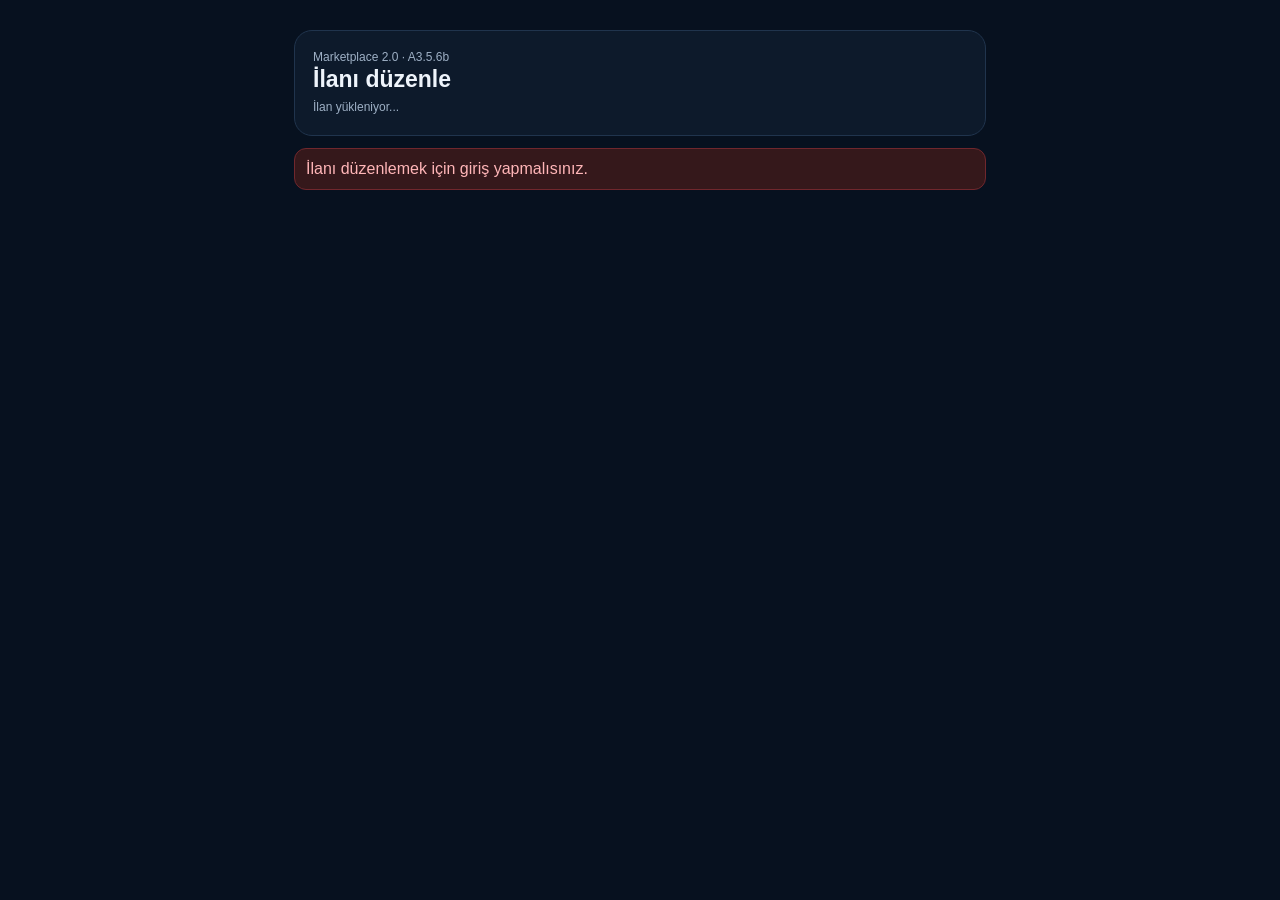
<file: marketplace-listing-edit.html>
<!doctype html>
<html lang="tr">
<head>
<meta charset="utf-8"><meta name="viewport" content="width=device-width,initial-scale=1">
<title>İlan Düzenle — İşimi Çöz</title>
<style>
:root{--bg:#07111f;--card:#0d1a2b;--line:#20344d;--text:#eef4fb;--muted:#9eb0c5;--primary:#19c37d;--danger:#ef5350}
*{box-sizing:border-box}body{margin:0;background:var(--bg);color:var(--text);font-family:Arial,Helvetica,sans-serif}.wrap{max-width:720px;margin:auto;padding:18px 14px 50px}.card{background:var(--card);border:1px solid var(--line);border-radius:18px;padding:18px;margin-top:12px}h1{font-size:23px;margin:0 0 6px}.muted{color:var(--muted)}.small{font-size:12px;line-height:1.45}label{display:block;font-size:13px;font-weight:700;margin:15px 0 7px}input,textarea,select{width:100%;background:#081523;color:var(--text);border:1px solid #29415d;border-radius:12px;padding:13px;outline:none;font:inherit}textarea{min-height:150px;resize:vertical}input:focus,textarea:focus,select:focus{border-color:var(--primary)}.row{display:grid;grid-template-columns:1fr 1fr;gap:10px}.actions{display:flex;gap:9px;flex-wrap:wrap;margin-top:16px}.btn{border:1px solid var(--line);background:#14263b;color:var(--text);border-radius:12px;padding:12px 14px;font-weight:800}.btn.primary{background:var(--primary);color:#03130d;border-color:var(--primary)}.btn:disabled{opacity:.55;cursor:not-allowed}.error{background:#35181b;border:1px solid #70272d;color:#ffb6b8;padding:11px;border-radius:12px;margin-top:12px}.success{background:#0b2b20;border:1px solid #185d43;color:#8bf1c4;padding:11px;border-radius:12px;margin-top:12px}.hidden{display:none!important}@media(max-width:520px){.row{grid-template-columns:1fr}}
</style>
</head>
<body><div class="wrap">
<div class="card"><div class="small muted">Marketplace 2.0 · A3.5.6b</div><h1>İlanı düzenle</h1><div id="sub" class="small muted">İlan yükleniyor...</div></div>
<form id="form" class="card hidden">
<label for="title">İlan başlığı</label><input id="title" maxlength="160" required>
<label for="description">Açıklama</label><textarea id="description" maxlength="10000"></textarea>
<div class="row"><div><label for="price">Fiyat</label><input id="price" inputmode="decimal" type="number" min="0" step="0.01"></div><div><label for="currency">Para birimi</label><select id="currency"><option value="TRY">TRY</option><option value="USD">USD</option><option value="EUR">EUR</option><option value="GBP">GBP</option></select></div></div>
<div class="row"><div><label for="city">Şehir</label><input id="city" maxlength="100"></div><div><label for="district">İlçe</label><input id="district" maxlength="100"></div></div>
<label for="category">Kategori</label><input id="category" maxlength="120">
<div id="neighborhoodWrap" class="hidden"><label for="neighborhood">Mahalle</label><input id="neighborhood" maxlength="160"></div>
<div class="small muted" style="margin-top:12px">Detayları açarak ilan türüne özel teknik bilgileri düzenleyebilirsin. Fotoğrafları ayrıca ekleyebilir, kapak yapabilir veya tek tek silebilirsin.</div>
<div id="msg"></div><div class="actions"><button class="btn" type="button" id="back">← Geri</button><button class="btn primary" type="submit" id="save">Değişiklikleri kaydet</button></div>
</form>
<div id="fatal" class="card error hidden"></div>
</div>
<script src="./pf-env-v1.js?v=1"></script>
<script src="./a35-listing-edit-plus.js"></script>
<script>
const URL=PF_ENV.url;
const KEY=PF_ENV.key;
const S=()=>{try{return JSON.parse(localStorage.getItem('isimi_coz_auth_session')||'null')}catch(_){return null}};
const token=()=>S()?.access_token||S()?.accessToken||null;
const uid=()=>S()?.user?.id||S()?.user_id||null;
const esc=v=>String(v??'').replace(/[&<>\"']/g,c=>({'&':'&amp;','<':'&lt;','>':'&gt;','\"':'&quot;',"'":'&#39;'}[c]||c));
async function req(method,path,body){const t=token();if(!t)throw new Error('Oturum bulunamadı.');const o={method,headers:{apikey:KEY,Authorization:'Bearer '+t,Accept:'application/json','Content-Type':'application/json',Prefer:'return=representation'}};if(body!==undefined)o.body=JSON.stringify(body);const r=await fetch(URL+'/rest/v1/'+path,o);const text=await r.text();let data=null;try{data=text?JSON.parse(text):null}catch(_){data=text}if(!r.ok)throw new Error((data&&data.message)||('HTTP '+r.status));return data}
const params=new URLSearchParams(location.search);const id=params.get('id');
let current=null;
function showFatal(msg){document.getElementById('fatal').classList.remove('hidden');document.getElementById('fatal').textContent=msg;document.getElementById('form').classList.add('hidden')}
function back(){history.length>1?history.back():location.href='./index.html'}
async function load(){if(!uid()){showFatal('İlanı düzenlemek için giriş yapmalısınız.');return}if(!id){showFatal('İlan kimliği bulunamadı.');return}try{const rows=await req('GET','listings?select=id,owner_id,listing_type,category,title,description,price,currency,city,district,status,metadata&id=eq.'+encodeURIComponent(id)+'&owner_id=eq.'+encodeURIComponent(uid())+'&limit=1');current=rows?.[0];if(!current)throw new Error('İlan bulunamadı veya bu ilan size ait değil.');document.getElementById('sub').textContent=(current.listing_type==='otomobil'?'Otomobil':current.listing_type==='gayrimenkul'?'Gayrimenkul':'İlan')+' · '+(current.status==='archived'?'Arşivde':'Yayında');for(const k of ['title','description','price','currency','city','district','category']){const el=document.getElementById(k);if(el)el.value=current[k]??''}const m=current.metadata||{};if(current.listing_type==='gayrimenkul' && (m.neighborhood||m.mahalle)){document.getElementById('neighborhoodWrap').classList.remove('hidden');document.getElementById('neighborhood').value=m.neighborhood||m.mahalle||''}document.getElementById('form').classList.remove('hidden')}catch(e){showFatal(e.message||'İlan yüklenemedi.')}}
document.getElementById('back').onclick=back;
load();
</script></body></html>
</file>
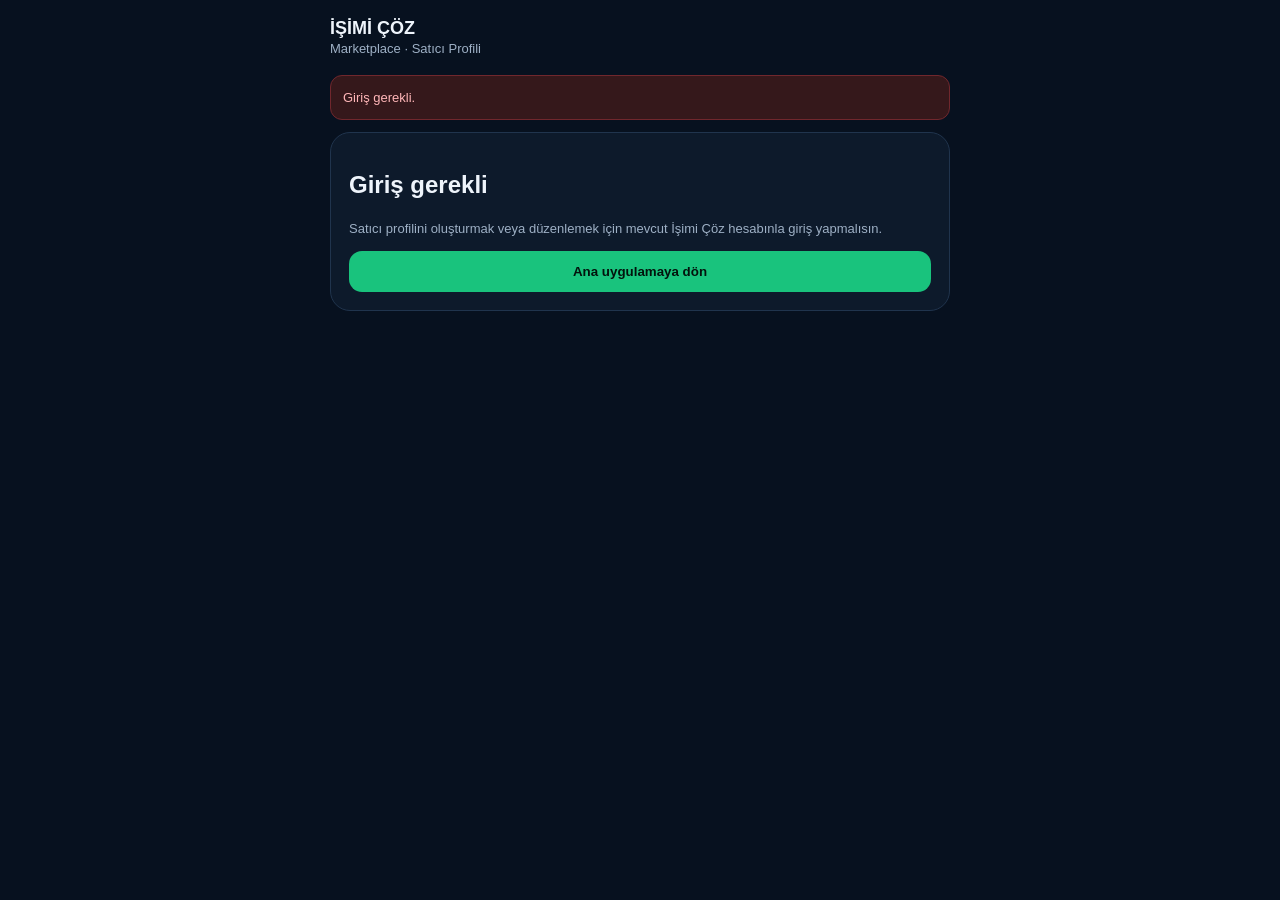
<file: marketplace-profile.html>
<!doctype html>
<html lang="tr">
<head>
<meta charset="utf-8">
<meta name="viewport" content="width=device-width,initial-scale=1">
<title>İşimi Çöz · Satıcı Profili</title>
<style>
body{margin:0;background:#07111f;color:#eef4fb;font-family:Arial,sans-serif}.wrap{max-width:620px;margin:auto;padding:18px 14px 50px}.top{margin-bottom:16px}.brand{font-weight:900;font-size:18px}.muted{color:#9eb0c5;font-size:13px;line-height:1.5}.card{background:#0d1a2b;border:1px solid #20344d;border-radius:20px;padding:18px;margin-bottom:14px}label{display:block;font-size:13px;font-weight:700;margin:14px 0 7px}input,select,textarea{width:100%;box-sizing:border-box;background:#081523;color:#eef4fb;border:1px solid #29415d;border-radius:12px;padding:13px;outline:none}textarea{min-height:120px;resize:vertical}button{width:100%;border:0;border-radius:13px;padding:13px 15px;font-weight:800;cursor:pointer}.primary{background:#19c37d;color:#03130d}.secondary{background:#14263b;color:#eef4fb;border:1px solid #20344d;margin-top:9px}.notice,.success,.error{padding:12px;border-radius:12px;font-size:13px;line-height:1.5;margin:12px 0}.notice{background:#0b2030;border:1px solid #1e4c66}.success{background:#0b2b20;border:1px solid #185d43;color:#8bf1c4}.error{background:#35181b;border:1px solid #70272d;color:#ffb6b8}.hidden{display:none!important}.avatar{width:76px;height:76px;border-radius:50%;background:#17334d;display:grid;place-items:center;font-weight:900;font-size:24px;margin-bottom:8px}.small{font-size:11px;color:#9eb0c5}.fieldMeta{display:flex;justify-content:space-between;gap:8px;margin-top:5px}.typeHint{margin-top:7px;padding:9px 10px;border:1px solid #20344d;border-radius:10px;background:#091827;color:#9eb0c5;font-size:12px}.proHint{display:none;margin-top:10px;padding:11px 12px;border:1px solid #5f4c1e;border-radius:12px;background:#19170d;color:#e9d89b;font-size:12px}.preview{border:1px solid #20344d;border-radius:16px;padding:14px;background:#091827;margin-top:12px}.previewTop{display:flex;align-items:center;gap:12px}.previewAvatar{width:52px;height:52px;border-radius:50%;overflow:hidden;display:grid;place-items:center;background:#17334d;font-weight:900;font-size:18px}.previewAvatar img{width:100%;height:100%;object-fit:cover}.previewName{font-weight:900;font-size:15px}.previewType,.previewLine{font-size:12px;color:#9eb0c5;margin-top:5px}.previewBio{font-size:12px;margin-top:8px;line-height:1.45}.proBadge{display:none;margin-left:6px;padding:3px 7px;border-radius:999px;background:#3b3216;color:#f4dc80;border:1px solid #5f4c1e;font-size:10px}
.pubHead{display:flex;gap:14px;align-items:center}.pubAv{flex:0 0 72px;width:72px;height:72px;border-radius:50%;overflow:hidden;display:grid;place-items:center;background:#17334d;font-weight:900;font-size:26px}.pubAv img{width:100%;height:100%;object-fit:cover}.pubName{font-weight:900;font-size:19px;word-break:break-word}.pubType{font-size:13px;color:#19c37d;font-weight:800;margin-top:3px}.pubPro{display:inline-block;margin-left:6px;padding:2px 7px;border-radius:999px;background:#3b3216;color:#f4dc80;border:1px solid #5f4c1e;font-size:10px;vertical-align:middle}.pubLoc{font-size:13px;color:#9eb0c5;margin-top:4px}.pubBio{font-size:14px;line-height:1.5;margin:14px 0 0;white-space:pre-line;word-break:break-word}
.pubList{display:grid;gap:10px}.pubItem{display:flex;gap:12px;align-items:center;padding:10px;border:1px solid #20344d;border-radius:14px;background:#091827;color:inherit;text-decoration:none}.pubItem:active{opacity:.85}.pubThumb{flex:0 0 76px;width:76px;height:60px;border-radius:10px;overflow:hidden;background:#17334d;display:grid;place-items:center;font-size:22px}.pubThumb img{width:100%;height:100%;object-fit:cover}.pubT{font-weight:800;font-size:14px;line-height:1.35;overflow:hidden;display:-webkit-box;-webkit-line-clamp:2;-webkit-box-orient:vertical}.pubP{font-weight:900;color:#19c37d;font-size:14px;margin-top:3px}.pubL{font-size:12px;color:#9eb0c5;margin-top:2px}</style>
</head>
<body><div class="wrap"><div class="top"><div class="brand">İŞİMİ ÇÖZ</div><div class="muted">Marketplace · Satıcı Profili</div></div>
<div id="status" class="notice">İşimi Çöz oturumu kontrol ediliyor…</div>
<div id="loginCard" class="card hidden"><h2>Giriş gerekli</h2><p class="muted">Satıcı profilini oluşturmak veya düzenlemek için mevcut İşimi Çöz hesabınla giriş yapmalısın.</p><button class="primary" onclick="location.href='/'">Ana uygulamaya dön</button></div>
<div id="profileCard" class="card hidden"><h2>Satıcı profilin</h2><p class="muted">Bu bilgiler yayınlanmış ilanlarının satıcı bölümünde gösterilir.</p><div id="avatarPreview" class="avatar">?</div>
<label id="displayNameLabel">Görünen ad *</label><input id="displayName" maxlength="100" placeholder="Örn: Ferhat Erkan"><div class="fieldMeta"><span id="displayNameHelp" class="small">İlanlarda görünen isim</span><span id="nameCount" class="small">0/100</span></div>
<label>Satıcı tipi</label><select id="sellerType"><option value="individual">Bireysel</option><option value="professional">Profesyonel</option></select><div id="typeHint" class="typeHint">Kişisel ilanlar için “Bireysel satıcı” etiketi gösterilir.</div>
<div id="proHint" class="proHint"><strong>Profesyonel satıcı modu</strong><br>İşletme veya marka adını kullanabilirsin. Ayrı işletme hesabı ve doğrulama katmanı sonraki V2 adımında ele alınacak.</div>
<div style="display:grid;grid-template-columns:1fr 1fr;gap:10px"><div><label>Ülke</label><input value="TR" disabled></div><div><label>Dil</label><input value="tr-TR" disabled></div></div><label>İl</label><input id="city" maxlength="80" placeholder="İzmir"><label>İlçe</label><input id="district" maxlength="80" placeholder="Karabağlar"><label>Kısa biyografi</label><textarea id="bio" maxlength="500" placeholder="Kısaca kendini veya işletmeni tanıt…"></textarea><div class="fieldMeta"><span class="small">Kısa ve güven veren bir tanıtım kullan</span><span id="bioCount" class="small">0/500</span></div>
<label>Profil fotoğrafı URL'si <span class="small">(şimdilik isteğe bağlı)</span></label><input id="avatarUrl" maxlength="500" placeholder="https://…"><div class="preview"><div class="small">İlan detayında görünecek önizleme</div><div class="previewTop"><div id="previewAvatar" class="previewAvatar">İ</div><div><div id="previewName" class="previewName">İlan sahibi <span id="previewBadge" class="proBadge">PRO</span></div><div id="previewType" class="previewType">Bireysel satıcı</div></div></div><div id="previewLocation" class="previewLine">📍 Konum eklenmedi</div><div id="previewBio" class="previewBio hidden"></div></div>
<div id="saveMessage"></div><button id="saveBtn" class="primary">Profili kaydet</button><button class="secondary" onclick="location.href='/'">← İşimi Çöz'e dön</button></div>
<div id="publicCard" class="card hidden"><div class="pubHead"><div id="pubAv" class="pubAv">?</div><div style="min-width:0"><div id="pubName" class="pubName"></div><div id="pubType" class="pubType"></div><div id="pubLoc" class="pubLoc hidden"></div></div></div><p id="pubBio" class="pubBio hidden"></p></div>
<div id="publicListingsCard" class="card hidden"><h2 id="pubListTitle" style="margin:0 0 12px;font-size:17px">Yayındaki ilanları</h2><div id="pubList" class="pubList"></div></div>
<div id="publicActions" class="hidden"><button id="pubEditBtn" class="primary hidden" onclick="location.href='./marketplace-profile.html'">Profilini düzenle</button><button class="secondary" onclick="pubBack()">← Geri dön</button></div>
</div>
<script src="./pf-env-v1.js?v=1"></script>
<script>
const SUPABASE_URL=PF_ENV.url;
const SUPABASE_KEY=PF_ENV.key;
const statusEl=document.getElementById('status');
let currentSession=null;
function esc(v){return String(v??'').replace(/[&<>\"']/g,m=>({'&':'&amp;','<':'&lt;','>':'&gt;','\"':'&quot;',"'":'&#039;'}[m]))}
function setStatus(t,c){statusEl.textContent=t;statusEl.className=c||'notice'}
function getSession(){try{const raw=localStorage.getItem('isimi_coz_auth_session');return raw?JSON.parse(raw):null}catch(e){return null}}
async function api(method,path,body,prefer){
 const s=getSession();const token=s&&s.access_token;
 if(!token)throw new Error('İşimi Çöz oturumu bulunamadı.');
 const headers={apikey:SUPABASE_KEY,Authorization:'Bearer '+token,Accept:'application/json','Content-Type':'application/json',Prefer:prefer||'return=representation'};
 const r=await fetch(SUPABASE_URL+'/rest/v1/'+path,{method,headers,body:body===undefined?undefined:JSON.stringify(body)});
 const t=await r.text();let d=null;try{d=t?JSON.parse(t):null}catch(e){d=t}
 if(!r.ok)throw new Error(d?.message||d?.details||d?.hint||('Supabase '+r.status));
 return d;
}
function updateTypeHint(){const p=document.getElementById('sellerType').value==='professional';document.getElementById('typeHint').textContent=p?'İşletme veya ticari faaliyet için “Profesyonel satıcı” etiketi gösterilir.':'Kişisel ilanlar için “Bireysel satıcı” etiketi gösterilir.';document.getElementById('displayNameLabel').textContent=p?'İşletme / marka adı *':'Görünen ad *';document.getElementById('displayName').placeholder=p?'Örn: Erkan Emlak':'Örn: Ferhat Erkan';document.getElementById('displayNameHelp').textContent=p?'İlanlarda işletme veya marka adı olarak görünür':'İlanlarda görünen isim';document.getElementById('proHint').style.display=p?'block':'none'}
function updateAvatar(url,name){const e=document.getElementById('avatarPreview');const i=(name||'?').trim().charAt(0).toUpperCase()||'?';if(url)e.innerHTML='<img src="'+esc(url)+'" alt="Profil" style="width:76px;height:76px;border-radius:50%;object-fit:cover" onerror="this.parentElement.textContent=\''+esc(i)+'\'">';else e.textContent=i}
function updatePreview(){const name=document.getElementById('displayName').value.trim()||'İlan sahibi',p=document.getElementById('sellerType').value==='professional',city=document.getElementById('city').value.trim(),district=document.getElementById('district').value.trim(),bio=document.getElementById('bio').value.trim(),url=document.getElementById('avatarUrl').value.trim();document.getElementById('nameCount').textContent=document.getElementById('displayName').value.length+'/100';document.getElementById('bioCount').textContent=document.getElementById('bio').value.length+'/500';document.getElementById('previewName').childNodes[0].nodeValue=name+' ';document.getElementById('previewType').textContent=p?'Profesyonel satıcı':'Bireysel satıcı';document.getElementById('previewBadge').style.display=p?'inline-block':'none';document.getElementById('previewLocation').textContent=city||district?'📍 '+[district,city].filter(Boolean).join(' · '):'📍 Konum eklenmedi';const pb=document.getElementById('previewBio');pb.textContent=bio;pb.classList.toggle('hidden',!bio);const pa=document.getElementById('previewAvatar');const i=name.trim().charAt(0).toUpperCase()||'İ';if(url)pa.innerHTML='<img src="'+esc(url)+'" alt="Profil" onerror="this.parentElement.textContent=\''+esc(i)+'\'">';else pa.textContent=i}
function fill(p){document.getElementById('displayName').value=p?.display_name||'';document.getElementById('sellerType').value=p?.seller_type||'individual';document.getElementById('city').value=p?.city||'';document.getElementById('district').value=p?.district||'';document.getElementById('bio').value=p?.bio||'';document.getElementById('avatarUrl').value=p?.avatar_url||'';updateAvatar(p?.avatar_url,p?.display_name);updateTypeHint();updatePreview()}
async function loadProfile(){
 const s=getSession();
 if(!s?.user?.id||!s?.access_token){document.getElementById('loginCard').classList.remove('hidden');setStatus('Giriş gerekli.','error');return}
 currentSession=s;
 setStatus('Profil bilgileri yükleniyor…','notice');
 try{
  const rows=await api('GET','marketplace_profiles?select=*&user_id=eq.'+encodeURIComponent(s.user.id)+'&limit=1');
  fill(rows?.[0]||{});
  document.getElementById('profileCard').classList.remove('hidden');
  setStatus('Profil hazır.','success');
 }catch(e){console.error(e);setStatus('Profil okunamadı: '+(e.message||'Bilinmeyen hata'),'error')}
}
async function saveProfile(){
 const s=currentSession||getSession();
 if(!s?.user?.id||!s?.access_token){setStatus('Giriş gerekli.','error');return}
 const name=document.getElementById('displayName').value.trim();
 if(!name){document.getElementById('saveMessage').innerHTML='<div class="error">Görünen ad alanı zorunludur.</div>';return}
 const body={user_id:s.user.id,display_name:name,seller_type:document.getElementById('sellerType').value,country_code:'TR',locale:'tr-TR',city:document.getElementById('city').value.trim()||null,district:document.getElementById('district').value.trim()||null,bio:document.getElementById('bio').value.trim()||null,avatar_url:document.getElementById('avatarUrl').value.trim()||null,is_public:true};
 const b=document.getElementById('saveBtn');b.disabled=true;b.textContent='Kaydediliyor…';
 try{const rows=await api('POST','marketplace_profiles',body,'return=representation,resolution=merge-duplicates');if(!Array.isArray(rows)||!rows.length)throw new Error('Profil kaydedilemedi.');fill(rows[0]);document.getElementById('saveMessage').innerHTML='<div class="success">✓ Profil kaydedildi/güncellendi.</div>'}catch(e){document.getElementById('saveMessage').innerHTML='<div class="error">'+esc(e.message||'Profil kaydedilemedi.')+'</div>'}finally{b.disabled=false;b.textContent='Profili kaydet'}
}
['displayName','city','district','bio','avatarUrl'].forEach(id=>document.getElementById(id).addEventListener('input',updatePreview));
document.getElementById('sellerType').addEventListener('change',()=>{updateTypeHint();updatePreview()});
document.getElementById('saveBtn').addEventListener('click',saveProfile);
/* Herkese açık satıcı profili: ?seller=<kullanıcı id>. Oturum anahtarı kullanılmaz (yalnız herkese açık okuma);
   yalnızca ad, satıcı tipi, il/ilçe, bio, fotoğraf ve yayındaki ilanlar gösterilir. İlan metadata'sından
   yalnızca fotoğraf yolları okunur (telefon/whatsapp gibi alanlar hiç istenmez). */
const PUBLIC_SELLER=(()=>{try{const v=new URLSearchParams(location.search).get('seller')||'';return /^[0-9a-f]{8}-[0-9a-f]{4}-[0-9a-f]{4}-[0-9a-f]{4}-[0-9a-f]{12}$/i.test(v)?v:''}catch(e){return ''}})();
function pubBack(){if(history.length>1&&document.referrer&&document.referrer.indexOf(location.origin)===0)history.back();else location.href='/'}
async function pubGet(path){const r=await fetch(SUPABASE_URL+'/rest/v1/'+path,{headers:{apikey:SUPABASE_KEY,Accept:'application/json'}});const t=await r.text();let d=null;try{d=t?JSON.parse(t):null}catch(e){d=t}if(!r.ok)throw new Error(d?.message||('Supabase '+r.status));return d}
function pubPrice(v,c){if(v===null||v===undefined||v==='')return 'Fiyat belirtilmedi';const n=Number(v);if(!isFinite(n))return 'Fiyat belirtilmedi';const L={TRY:'TL',USD:'$',EUR:'€',GBP:'£'},k=String(c||'TRY').toUpperCase();let s;try{s=new Intl.NumberFormat('tr-TR').format(n)}catch(e){s=String(n)}return s+' '+(L[k]||k)}
function pubPhoto(photos){try{const p=Array.isArray(photos)?photos.find(x=>x&&(x.path||typeof x==='string')):null;const path=p?(p.path||p):'';if(!path)return '';return SUPABASE_URL+'/storage/v1/object/public/listing-photos/'+String(path).split('/').filter(Boolean).map(encodeURIComponent).join('/')}catch(e){return ''}}
async function loadPublic(id){
 setStatus('Satıcı profili yükleniyor…','notice');document.title='İşimi Çöz · Satıcı';
 try{
  const [pr,ls]=await Promise.all([
   pubGet('marketplace_profiles?select=display_name,seller_type,city,district,bio,avatar_url&is_public=eq.true&user_id=eq.'+encodeURIComponent(id)+'&limit=1'),
   pubGet('listings?select=id,title,price,currency,city,district,listing_type,created_at,photos:metadata->photos&status=eq.published&owner_id=eq.'+encodeURIComponent(id)+'&order=created_at.desc&limit=100')]);
  const p=Array.isArray(pr)&&pr[0]||null,list=(Array.isArray(ls)?ls:[]).filter(l=>l&&(l.listing_type==='otomobil'||l.listing_type==='gayrimenkul'));
  if(!p&&!list.length){setStatus('Bu satıcının herkese açık profili veya yayında ilanı bulunamadı.','error');document.getElementById('publicActions').classList.remove('hidden');return}
  const name=(p&&p.display_name||'').trim()||'İlan sahibi',pro=p&&p.seller_type==='professional',loc=p?[p.district,p.city].filter(Boolean).join(' · '):'';
  document.title='İşimi Çöz · '+name;
  const av=document.getElementById('pubAv'),ini=name.charAt(0).toUpperCase()||'İ',url=p&&/^https?:\/\//i.test(p.avatar_url||'')?p.avatar_url:'';
  if(url)av.innerHTML='<img src="'+esc(url)+'" alt="" onerror="this.parentElement.textContent=\''+esc(ini)+'\'">';else av.textContent=ini;
  document.getElementById('pubName').textContent=name;
  document.getElementById('pubType').innerHTML=esc(pro?'Profesyonel satıcı':'Bireysel satıcı')+(pro?'<span class="pubPro">PRO</span>':'');
  const le=document.getElementById('pubLoc');le.textContent=loc?'📍 '+loc:'';le.classList.toggle('hidden',!loc);
  const be=document.getElementById('pubBio');be.textContent=(p&&p.bio)||'';be.classList.toggle('hidden',!(p&&p.bio));
  document.getElementById('pubListTitle').textContent='Yayındaki ilanları ('+list.length+')';
  document.getElementById('pubList').innerHTML=list.length?list.map(l=>{const ph=pubPhoto(l.photos),car=l.listing_type==='otomobil',where=[l.district,l.city].filter(Boolean).join(', ');return '<a class="pubItem" href="./#ilan='+l.listing_type+':'+encodeURIComponent(l.id)+'"><div class="pubThumb">'+(ph?'<img src="'+esc(ph)+'" alt="" loading="lazy" onerror="this.parentElement.textContent=\''+(car?'🚗':'🏠')+'\'">':(car?'🚗':'🏠'))+'</div><div style="min-width:0"><div class="pubT">'+esc(l.title||'İlan')+'</div><div class="pubP">'+esc(pubPrice(l.price,l.currency))+'</div>'+(where?'<div class="pubL">📍 '+esc(where)+'</div>':'')+'</div></a>'}).join(''):'<p class="muted" style="margin:0">Şu anda yayında ilanı yok.</p>';
  document.getElementById('publicCard').classList.remove('hidden');document.getElementById('publicListingsCard').classList.remove('hidden');document.getElementById('publicActions').classList.remove('hidden');
  const me=getSession();if(me?.user?.id&&me.user.id===id)document.getElementById('pubEditBtn').classList.remove('hidden');
  statusEl.classList.add('hidden');
 }catch(e){console.error(e);setStatus('Satıcı profili açılamadı: '+(e.message||'Bilinmeyen hata'),'error');document.getElementById('publicActions').classList.remove('hidden')}
}
if(PUBLIC_SELLER){document.querySelector('.top .muted').textContent='Marketplace · Satıcı';loadPublic(PUBLIC_SELLER)}else loadProfile();
</script></body></html>
</file>
